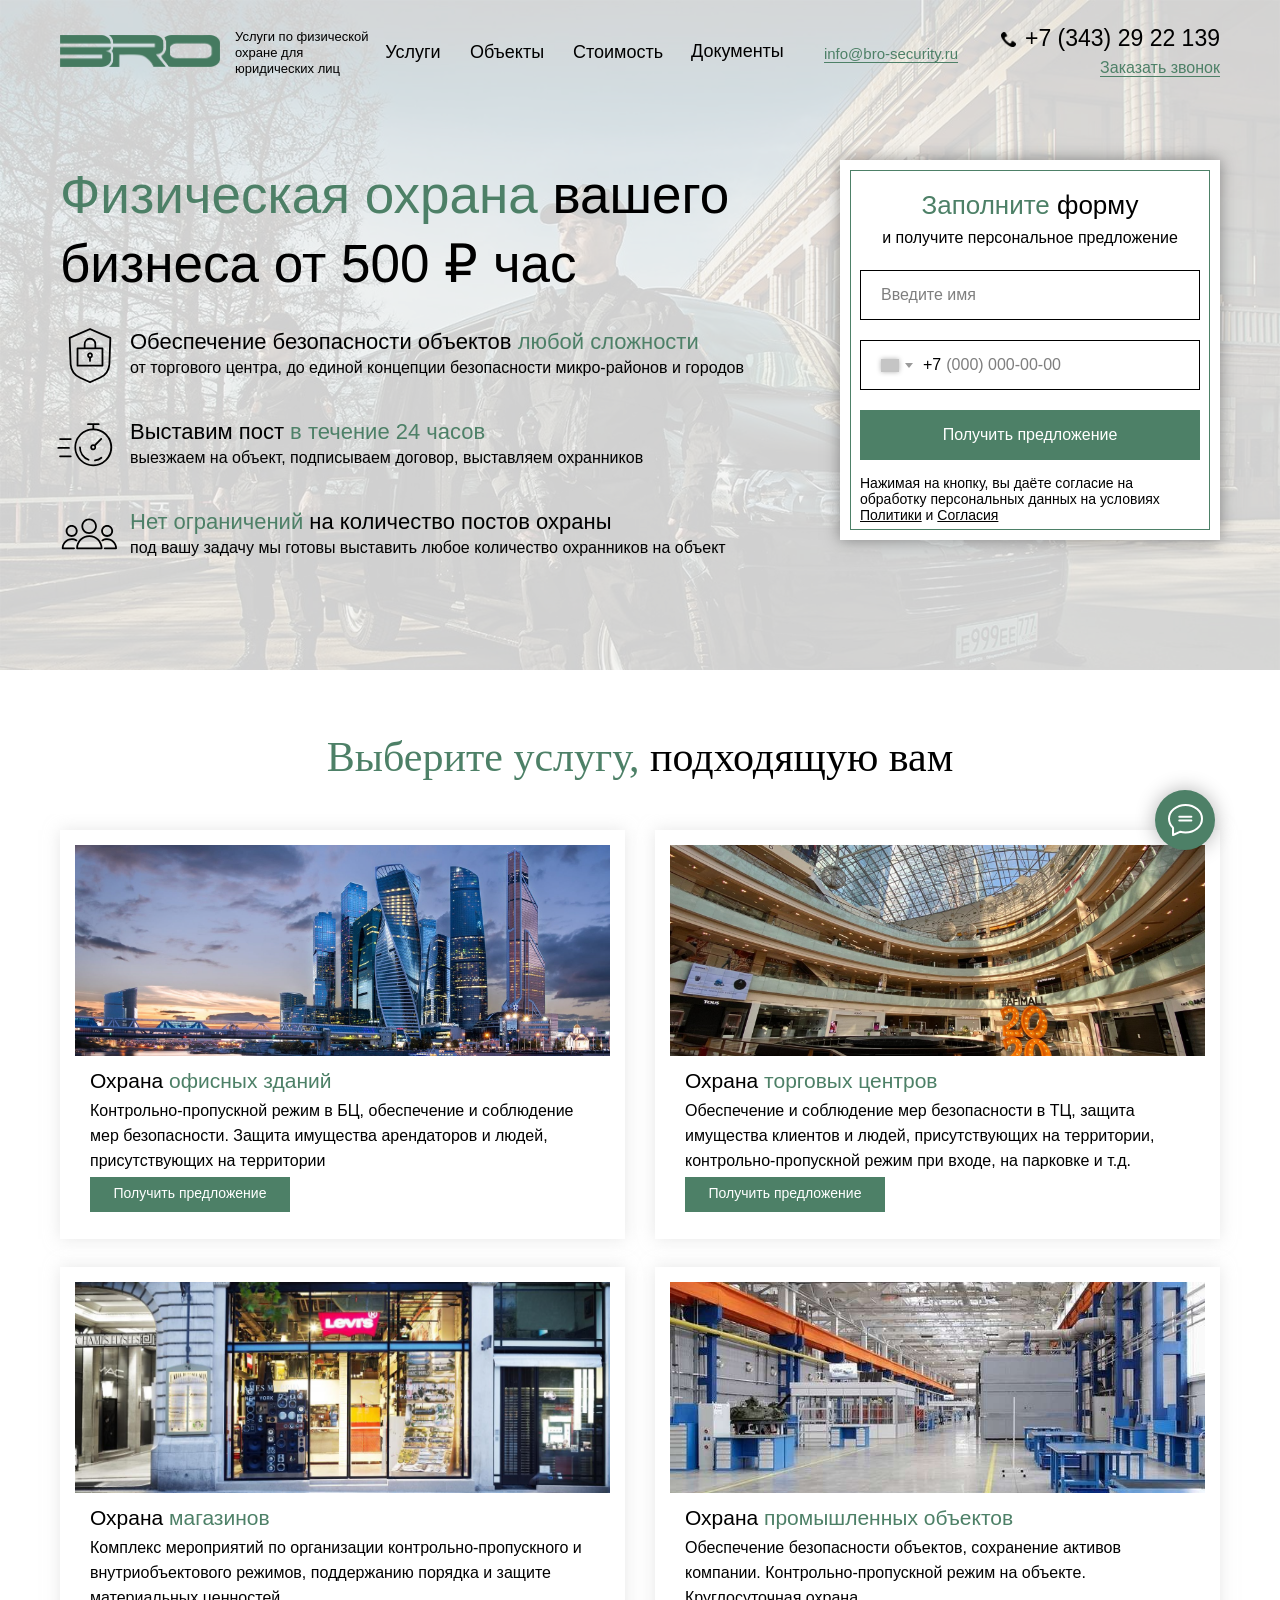
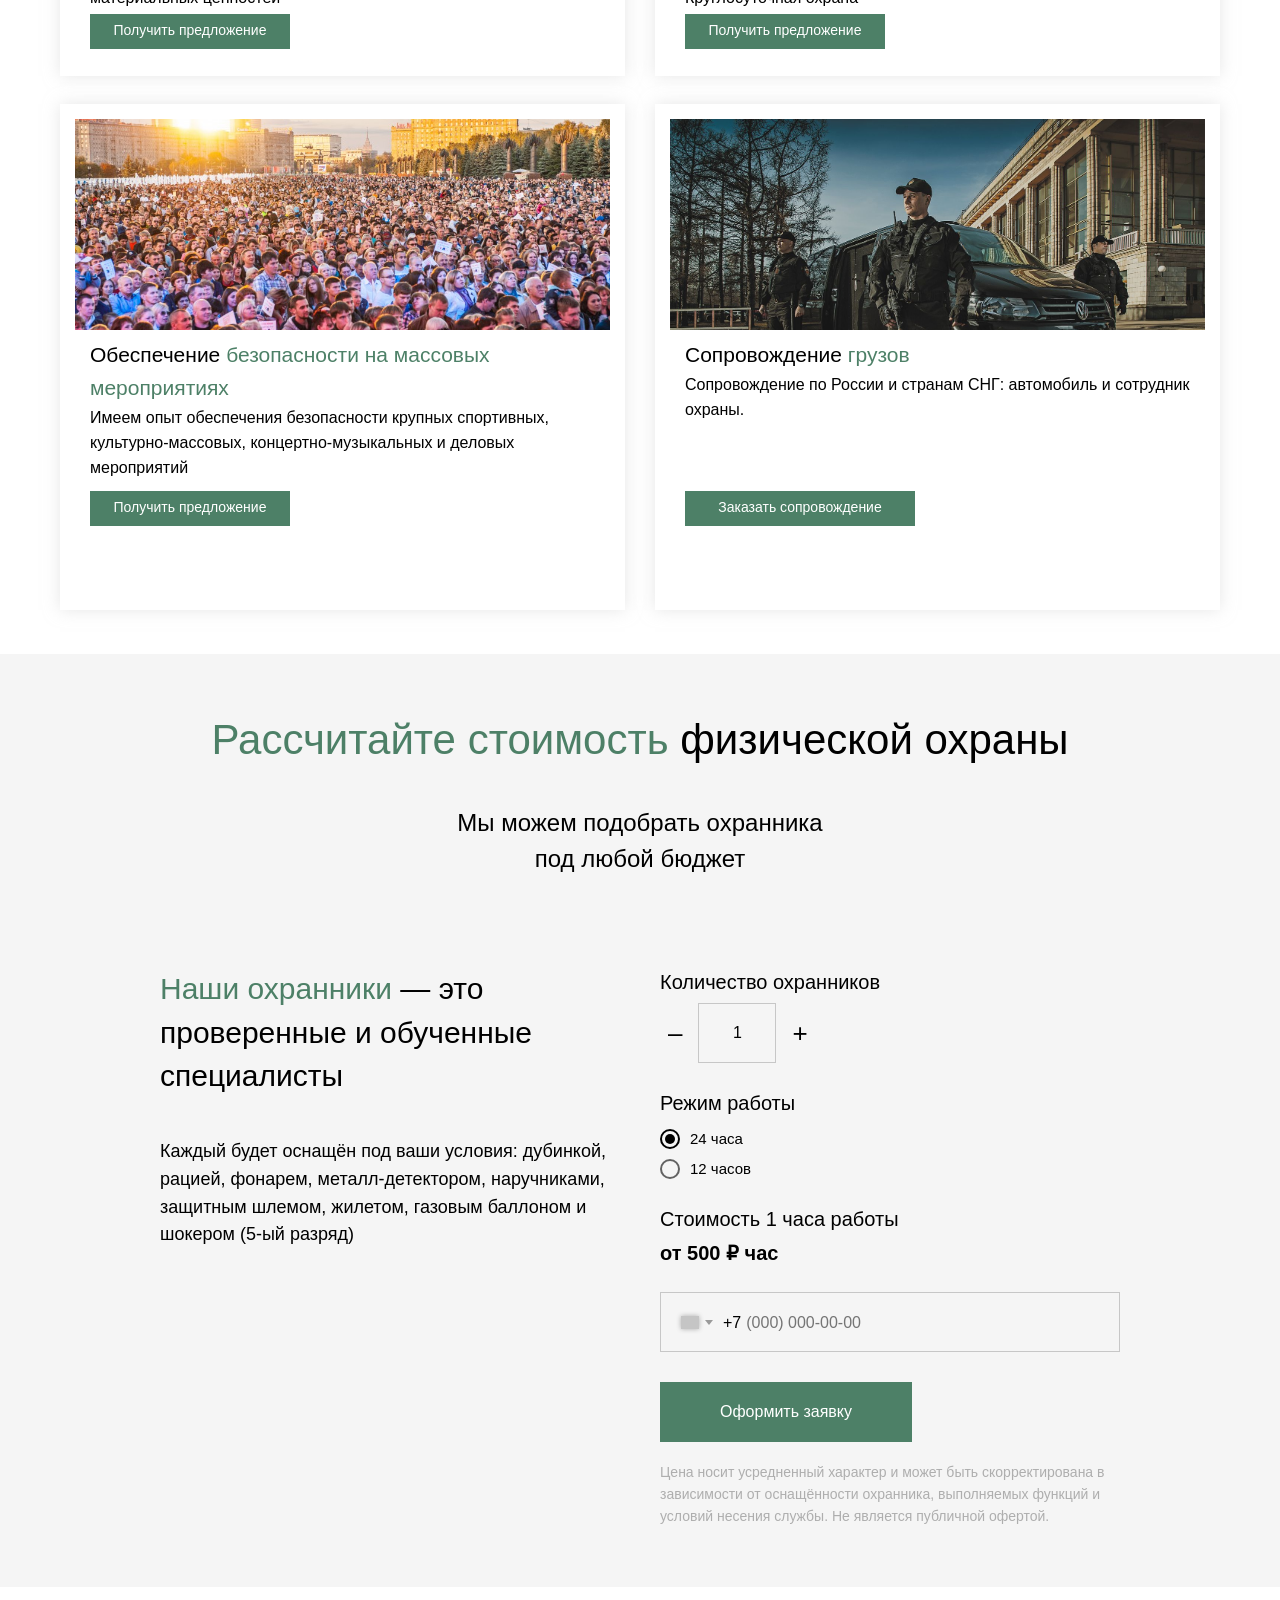
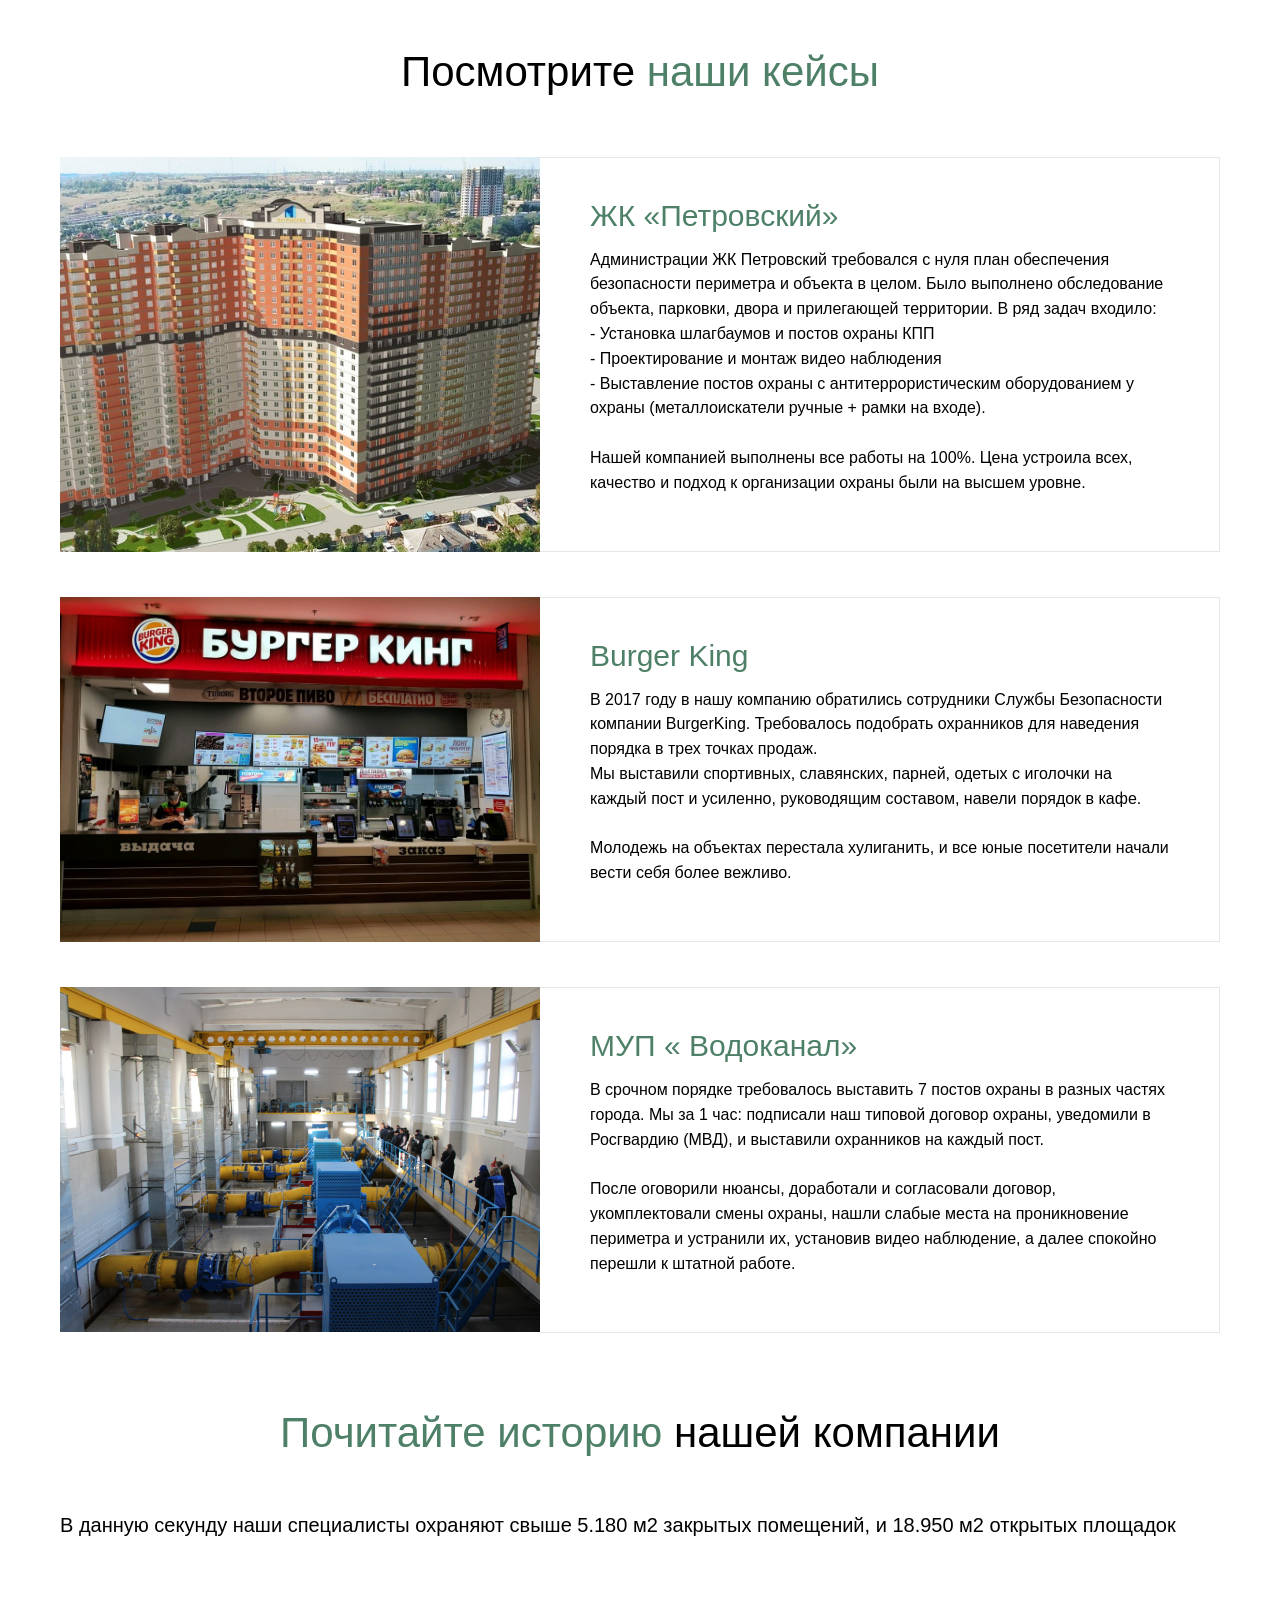
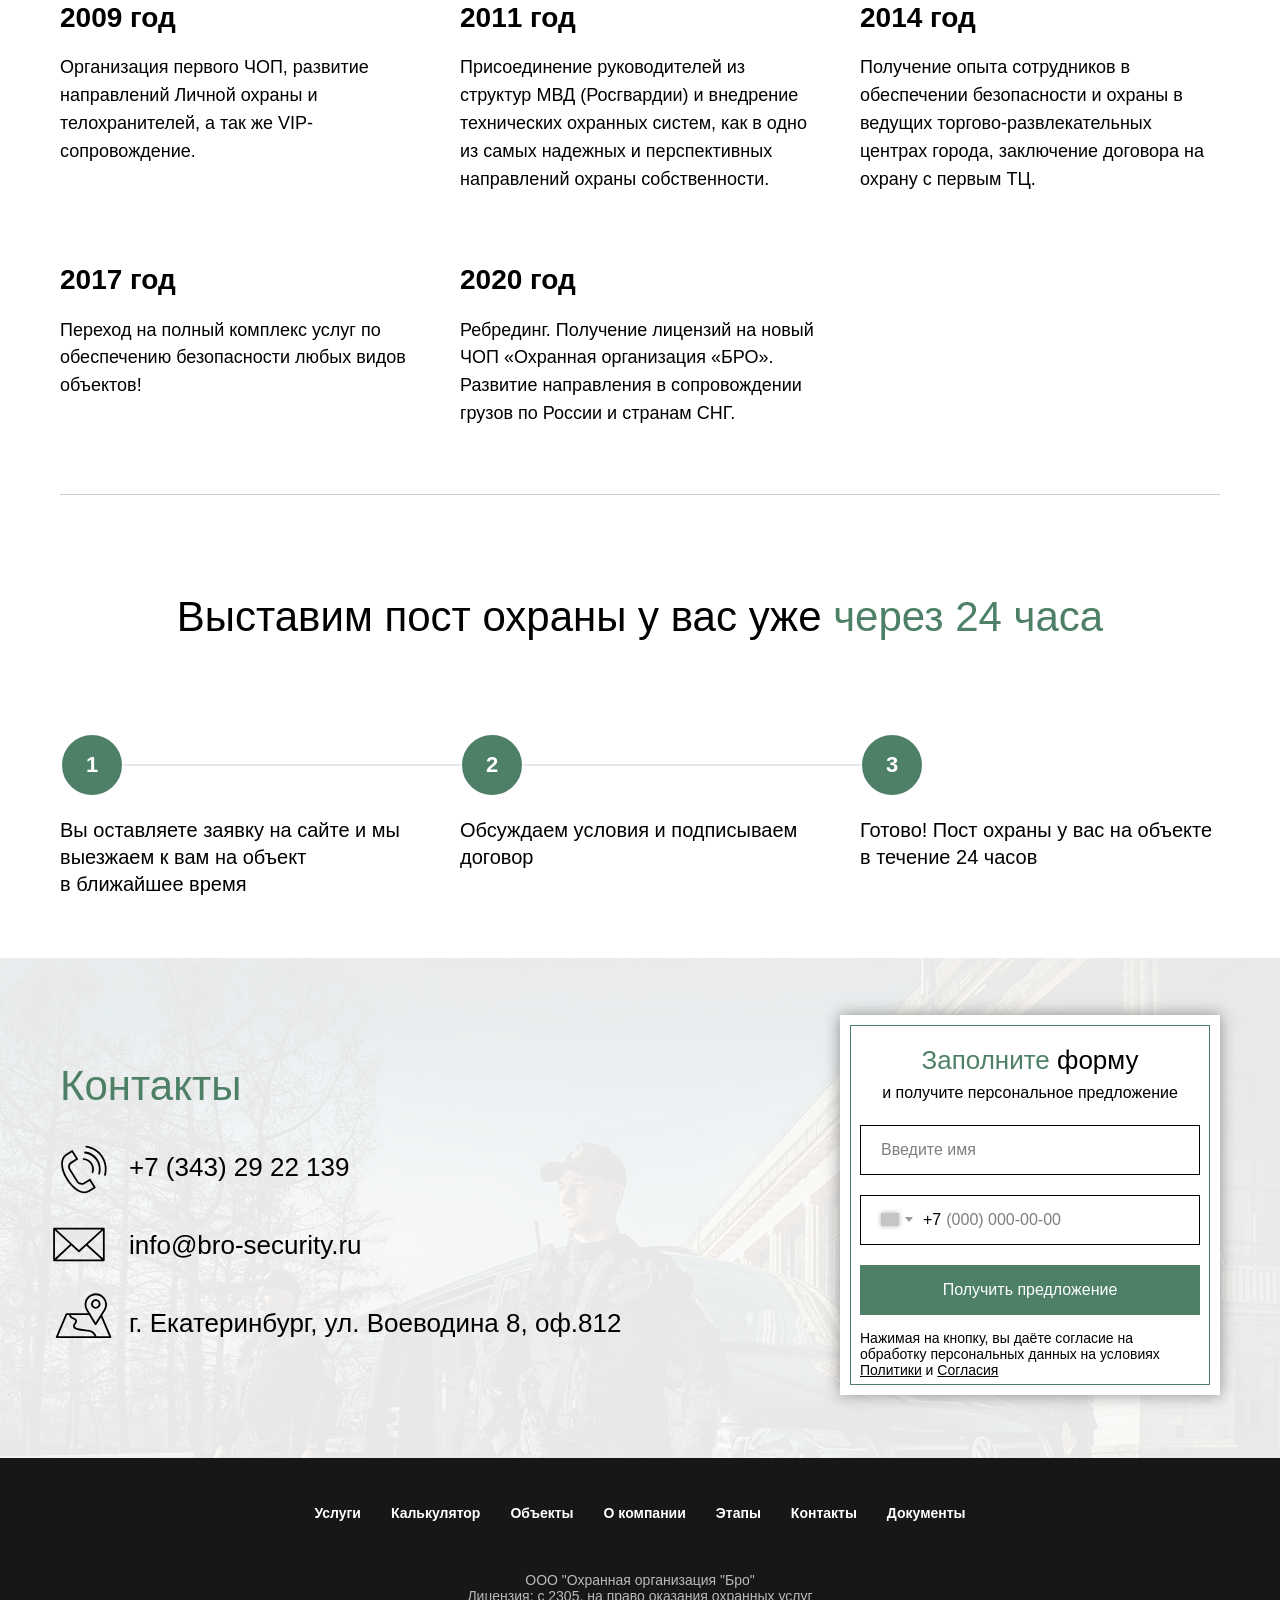
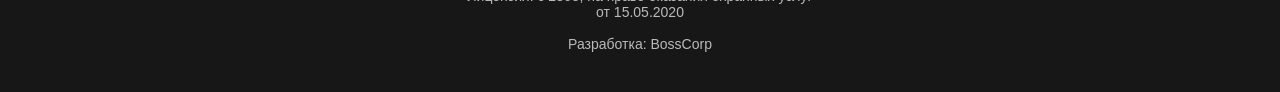
<file: index.html>
<!DOCTYPE html><html><head><meta charset="utf-8" /><meta http-equiv="Content-Type" content="text/html; charset=utf-8" /><meta name="viewport" content="width=device-width, initial-scale=1.0" /> <!--metatextblock--><title>Физическая охрана бизнеса от 500 ₽ час</title><meta name="description" content="Охранная организация «БРО» предоставляет профессиональные услуги по физической охране бизнеса" /> <meta property="og:url" content="https://bro-security.ru" /><meta property="og:title" content="Физическая охрана бизнеса от 500 ₽ час" /><meta property="og:description" content="Охранная организация «БРО» предоставляет профессиональные услуги по физической охране бизнеса" /><meta property="og:type" content="website" /><meta property="og:image" content="images/tild3362-3137-4663-b663-303465323638__slide_1.jpg" /><link rel="canonical" href="https://bro-security.ru"><!--/metatextblock--><meta name="format-detection" content="telephone=no" /><meta http-equiv="x-dns-prefetch-control" content="on"><link rel="dns-prefetch" href="https://ws.tildacdn.com"><link rel="dns-prefetch" href="https://fonts.tildacdn.com"><link rel="shortcut icon" href="images/tild6362-3034-4066-b734-313566666436__iconfinder-lock-4341.ico" type="image/x-icon" /><link rel="apple-touch-icon" href="images/tild3664-3162-4339-a231-393736623938__iconfinder-lock-4341.png"><link rel="apple-touch-icon" sizes="76x76" href="images/tild3664-3162-4339-a231-393736623938__iconfinder-lock-4341.png"><link rel="apple-touch-icon" sizes="152x152" href="images/tild3664-3162-4339-a231-393736623938__iconfinder-lock-4341.png"><link rel="apple-touch-startup-image" href="images/tild3664-3162-4339-a231-393736623938__iconfinder-lock-4341.png"><meta name="msapplication-TileColor" content="#d6d6d6"><meta name="msapplication-TileImage" content="images/tild3838-3130-4834-a637-363061636532__iconfinder-lock-4341.png"><!-- Assets --><script src="https://neo.tildacdn.com/js/tilda-fallback-1.0.min.js" async charset="utf-8"></script><link rel="stylesheet" href="css/tilda-grid-3.0.min.css" type="text/css" media="all" onerror="this.loaderr='y';"/><link rel="stylesheet" href="css/tilda-blocks-page13606999.min.css?t=1726739747" type="text/css" media="all" onerror="this.loaderr='y';" /><link rel="stylesheet" href="css/tilda-popup-1.1.min.css" type="text/css" media="print" onload="this.media='all';" onerror="this.loaderr='y';" /><noscript><link rel="stylesheet" href="css/tilda-popup-1.1.min.css" type="text/css" media="all" /></noscript><link rel="stylesheet" href="css/tilda-forms-1.0.min.css" type="text/css" media="all" onerror="this.loaderr='y';" /><link rel="stylesheet" href="css/tilda-cards-1.0.min.css" type="text/css" media="all" onerror="this.loaderr='y';" /><link rel="stylesheet" href="css/tilda-slds-1.4.min.css" type="text/css" media="print" onload="this.media='all';" onerror="this.loaderr='y';" /><noscript><link rel="stylesheet" href="css/tilda-slds-1.4.min.css" type="text/css" media="all" /></noscript><link rel="stylesheet" href="css/tilda-catalog-1.1.min.css" type="text/css" media="print" onload="this.media='all';" onerror="this.loaderr='y';" /><noscript><link rel="stylesheet" href="css/tilda-catalog-1.1.min.css" type="text/css" media="all" /></noscript><link rel="stylesheet" href="css/highlight.min.css" type="text/css" media="all" onerror="this.loaderr='y';" /><link rel="stylesheet" href="css/tilda-zoom-2.0.min.css" type="text/css" media="print" onload="this.media='all';" onerror="this.loaderr='y';" /><noscript><link rel="stylesheet" href="css/tilda-zoom-2.0.min.css" type="text/css" media="all" /></noscript><script type="text/javascript">TildaFonts = ["2485","2488","2491","2494"];</script><script type="text/javascript" src="js/tilda-fonts.min.js" charset="utf-8" onerror="this.loaderr='y';"></script><script nomodule src="js/tilda-polyfill-1.0.min.js" charset="utf-8"></script><script type="text/javascript">function t_onReady(func) {
if (document.readyState != 'loading') {
func();
} else {
document.addEventListener('DOMContentLoaded', func);
}
}
function t_onFuncLoad(funcName, okFunc, time) {
if (typeof window[funcName] === 'function') {
okFunc();
} else {
setTimeout(function() {
t_onFuncLoad(funcName, okFunc, time);
},(time || 100));
}
}function t_throttle(fn, threshhold, scope) {return function () {fn.apply(scope || this, arguments);};}</script><script src="js/jquery-1.10.2.min.js" charset="utf-8" onerror="this.loaderr='y';"></script> <script src="js/tilda-scripts-3.0.min.js" charset="utf-8" defer onerror="this.loaderr='y';"></script><script src="js/tilda-blocks-page13606999.min.js?t=1726739747" charset="utf-8" async onerror="this.loaderr='y';"></script><script src="js/lazyload-1.3.min.export.js" charset="utf-8" async onerror="this.loaderr='y';"></script><script src="js/tilda-zero-1.1.min.js" charset="utf-8" async onerror="this.loaderr='y';"></script><script src="js/tilda-menu-1.0.min.js" charset="utf-8" async onerror="this.loaderr='y';"></script><script src="js/tilda-popup-1.0.min.js" charset="utf-8" async onerror="this.loaderr='y';"></script><script src="js/tilda-forms-1.0.min.js" charset="utf-8" async onerror="this.loaderr='y';"></script><script src="js/tilda-cards-1.0.min.js" charset="utf-8" async onerror="this.loaderr='y';"></script><script src="js/hammer.min.js" charset="utf-8" async onerror="this.loaderr='y';"></script><script src="js/tilda-slds-1.4.min.js" charset="utf-8" async onerror="this.loaderr='y';"></script><script src="js/tilda-products-1.0.min.js" charset="utf-8" async onerror="this.loaderr='y';"></script><script src="js/tilda-catalog-1.1.min.js" charset="utf-8" async onerror="this.loaderr='y';"></script><script src="js/highlight.min.js" charset="utf-8" onerror="this.loaderr='y';"></script><script src="js/tilda-zero-forms-1.0.min.js" charset="utf-8" async onerror="this.loaderr='y';"></script><script src="js/tilda-zoom-2.0.min.js" charset="utf-8" async onerror="this.loaderr='y';"></script><script src="js/tilda-skiplink-1.0.min.js" charset="utf-8" async onerror="this.loaderr='y';"></script><script src="js/tilda-events-1.0.min.js" charset="utf-8" async onerror="this.loaderr='y';"></script><script type="text/javascript">window.dataLayer = window.dataLayer || [];</script><script type="text/javascript">(function () {
if((/bot|google|yandex|baidu|bing|msn|duckduckbot|teoma|slurp|crawler|spider|robot|crawling|facebook/i.test(navigator.userAgent))===false && typeof(sessionStorage)!='undefined' && sessionStorage.getItem('visited')!=='y' && document.visibilityState){
var style=document.createElement('style');
style.type='text/css';
style.innerHTML='@media screen and (min-width: 980px) {.t-records {opacity: 0;}.t-records_animated {-webkit-transition: opacity ease-in-out .2s;-moz-transition: opacity ease-in-out .2s;-o-transition: opacity ease-in-out .2s;transition: opacity ease-in-out .2s;}.t-records.t-records_visible {opacity: 1;}}';
document.getElementsByTagName('head')[0].appendChild(style);
function t_setvisRecs(){
var alr=document.querySelectorAll('.t-records');
Array.prototype.forEach.call(alr, function(el) {
el.classList.add("t-records_animated");
});
setTimeout(function () {
Array.prototype.forEach.call(alr, function(el) {
el.classList.add("t-records_visible");
});
sessionStorage.setItem("visited", "y");
}, 400);
} 
document.addEventListener('DOMContentLoaded', t_setvisRecs);
}
})();</script></head><body class="t-body" style="margin:0;"><!--allrecords--><div id="allrecords" data-tilda-export="yes" class="t-records" data-hook="blocks-collection-content-node" data-tilda-project-id="2915961" data-tilda-page-id="13606999" data-tilda-formskey="f12c37e75016c7831e504bdbd648b25a" data-tilda-lazy="yes" data-tilda-root-zone="com" ><div id="rec226023724" class="r t-rec" style=" " data-animationappear="off" data-record-type="396" ><!-- T396 --><style>#rec226023724 .t396__artboard {height: 670px; background-color: #e6e6e6; }#rec226023724 .t396__filter {height: 670px; background-image: -webkit-gradient( linear, left top, left bottom, from(rgba(255,255,255,0.8)), to(rgba(255,255,255,0.8)) );background-image: -webkit-linear-gradient(top, rgba(255,255,255,0.8), rgba(255,255,255,0.8));background-image: linear-gradient(to bottom, rgba(255,255,255,0.8), rgba(255,255,255,0.8));will-change: transform;}#rec226023724 .t396__carrier{height: 670px;background-position: center top;background-attachment: scroll;background-image: url('images/tild3563-3531-4265-b730-343166623231__-__resize__20x__slide_1.jpg');background-size: cover;background-repeat: no-repeat;}@media screen and (max-width: 1199px) {#rec226023724 .t396__artboard,#rec226023724 .t396__filter,#rec226023724 .t396__carrier {height: 590px;}#rec226023724 .t396__filter {}#rec226023724 .t396__carrier {background-attachment: scroll;}}@media screen and (max-width: 959px) {#rec226023724 .t396__artboard,#rec226023724 .t396__filter,#rec226023724 .t396__carrier {height: 740px;}#rec226023724 .t396__filter {}#rec226023724 .t396__carrier {background-attachment: scroll;}}@media screen and (max-width: 639px) {#rec226023724 .t396__artboard,#rec226023724 .t396__filter,#rec226023724 .t396__carrier {height: 800px;}#rec226023724 .t396__filter {}#rec226023724 .t396__carrier {background-attachment: scroll;}}@media screen and (max-width: 479px) {#rec226023724 .t396__artboard,#rec226023724 .t396__filter,#rec226023724 .t396__carrier {height: 840px;}#rec226023724 .t396__filter {}#rec226023724 .t396__carrier {background-attachment: scroll;}} #rec226023724 .tn-elem[data-elem-id="1599042487624"] { z-index: 3; top: 35px;left: calc(50% - 600px + 20px);width: 160px;}#rec226023724 .tn-elem[data-elem-id="1599042487624"] .tn-atom { background-position: center center;border-color: transparent ;border-style: solid ; }@media screen and (max-width: 1199px) {#rec226023724 .tn-elem[data-elem-id="1599042487624"] {top: 35px;left: calc(50% - 480px + 10px);}}@media screen and (max-width: 959px) {#rec226023724 .tn-elem[data-elem-id="1599042487624"] {top: 35px;left: calc(50% - 320px + 10px);}}@media screen and (max-width: 639px) {#rec226023724 .tn-elem[data-elem-id="1599042487624"] {top: 30px;left: calc(50% - 240px + 10px);width: 130px;}}@media screen and (max-width: 479px) {#rec226023724 .tn-elem[data-elem-id="1599042487624"] {top: 27px;left: calc(50% - 160px + 5px);width: 100px;}} #rec226023724 .tn-elem[data-elem-id="1599042923608"] { color: #000000; z-index: 4; top: 29px;left: calc(50% - 600px + 195px);width: 140px;}#rec226023724 .tn-elem[data-elem-id="1599042923608"] .tn-atom { color: #000000; font-size: 13px; font-family: 'Foros',Arial,sans-serif; line-height: 1.25; font-weight: 300; background-position: center center;border-color: transparent ;border-style: solid ; }@media screen and (max-width: 1199px) {#rec226023724 .tn-elem[data-elem-id="1599042923608"] {top: 35px;left: calc(50% - 480px + 180px);width: 190px;}}@media screen and (max-width: 959px) {#rec226023724 .tn-elem[data-elem-id="1599042923608"] {top: 115px;left: calc(50% - 320px + -330px);width: 220px;}}@media screen and (max-width: 639px) {}@media screen and (max-width: 479px) {#rec226023724 .tn-elem[data-elem-id="1599042923608"] {top: 125px;left: calc(50% - 160px + -470px);}} #rec226023724 .tn-elem[data-elem-id="1599043011247"] { color: #000000; z-index: 5; top: 160px;left: calc(50% - 600px + 20px);width: 760px;}#rec226023724 .tn-elem[data-elem-id="1599043011247"] .tn-atom { color: #000000; font-size: 53px; font-family: 'Foros',Arial,sans-serif; line-height: 1.3; font-weight: 500; background-position: center center;border-color: transparent ;border-style: solid ; }@media screen and (max-width: 1199px) {#rec226023724 .tn-elem[data-elem-id="1599043011247"] {top: 115px;left: calc(50% - 480px + 10px);width: 580px;}#rec226023724 .tn-elem[data-elem-id="1599043011247"] .tn-atom { font-size: 42px; }}@media screen and (max-width: 959px) {#rec226023724 .tn-elem[data-elem-id="1599043011247"] {top: 115px;left: calc(50% - 320px + 10px);}}@media screen and (max-width: 639px) {#rec226023724 .tn-elem[data-elem-id="1599043011247"] {width: 440px;}#rec226023724 .tn-elem[data-elem-id="1599043011247"] .tn-atom { font-size: 32px; }}@media screen and (max-width: 479px) {#rec226023724 .tn-elem[data-elem-id="1599043011247"] {top: 95px;left: calc(50% - 160px + 5px);width: 280px;}#rec226023724 .tn-elem[data-elem-id="1599043011247"] .tn-atom { font-size: 20px; }} #rec226023724 .tn-elem[data-elem-id="1599043241103"] { color: #000000; text-align: right; z-index: 6; top: 20px;left: calc(50% - 600px + 950px);width: 230px;}#rec226023724 .tn-elem[data-elem-id="1599043241103"] .tn-atom { color: #000000; font-size: 23px; font-family: 'Foros',Arial,sans-serif; line-height: 1.55; font-weight: 500; background-position: center center;border-color: transparent ;border-style: solid ; }@media screen and (max-width: 1199px) {#rec226023724 .tn-elem[data-elem-id="1599043241103"] {top: 20px;left: calc(50% - 480px + 720px);}}@media screen and (max-width: 959px) {#rec226023724 .tn-elem[data-elem-id="1599043241103"] {top: 25px;left: calc(50% - 320px + 400px);}}@media screen and (max-width: 639px) {#rec226023724 .tn-elem[data-elem-id="1599043241103"] {top: 15px;left: calc(50% - 240px + 240px);}}@media screen and (max-width: 479px) {#rec226023724 .tn-elem[data-elem-id="1599043241103"] {top: 23px;left: calc(50% - 160px + 145px);width: 170px;}#rec226023724 .tn-elem[data-elem-id="1599043241103"] .tn-atom { font-size: 18px; }} #rec226023724 .tn-elem[data-elem-id="1599043601414"] { color: #000000; text-align: right; z-index: 7; top: 55px;left: calc(50% - 600px + 1040px);width: 140px;}#rec226023724 .tn-elem[data-elem-id="1599043601414"] .tn-atom { color: #000000; font-size: 16px; font-family: 'Foros',Arial,sans-serif; line-height: 1.55; font-weight: 300; background-position: center center;border-color: transparent ;border-style: solid ; }@media screen and (max-width: 1199px) {#rec226023724 .tn-elem[data-elem-id="1599043601414"] {top: 50px;left: calc(50% - 480px + 810px);}}@media screen and (max-width: 959px) {#rec226023724 .tn-elem[data-elem-id="1599043601414"] {top: 60px;left: calc(50% - 320px + 490px);}}@media screen and (max-width: 639px) {#rec226023724 .tn-elem[data-elem-id="1599043601414"] {top: 45px;left: calc(50% - 240px + 330px);}}@media screen and (max-width: 479px) {#rec226023724 .tn-elem[data-elem-id="1599043601414"] {top: 180px;left: calc(50% - 160px + -600px);}} #rec226023724 .tn-elem[data-elem-id="1599044233701"] { color: #000000; text-align: center; z-index: 8; top: 38px;left: calc(50% - 600px + 318px);width: 110px;}#rec226023724 .tn-elem[data-elem-id="1599044233701"] .tn-atom { color: #000000; font-size: 20px; font-family: 'Foros',Arial,sans-serif; line-height: 1.55; font-weight: 400; background-position: center center;border-color: transparent ;border-style: solid ; }@media screen and (max-width: 1199px) {#rec226023724 .tn-elem[data-elem-id="1599044233701"] {top: -150px;left: calc(50% - 480px + 310px);}}@media screen and (max-width: 959px) {}@media screen and (max-width: 639px) {}@media screen and (max-width: 479px) {} #rec226023724 .tn-elem[data-elem-id="1599044256987"] { color: #000000; text-align: center; z-index: 9; top: 38px;left: calc(50% - 600px + 412px);width: 110px;}#rec226023724 .tn-elem[data-elem-id="1599044256987"] .tn-atom { color: #000000; font-size: 20px; font-family: 'Foros',Arial,sans-serif; line-height: 1.55; font-weight: 400; background-position: center center;border-color: transparent ;border-style: solid ; }@media screen and (max-width: 1199px) {#rec226023724 .tn-elem[data-elem-id="1599044256987"] {top: -150px;left: calc(50% - 480px + 420px);}}@media screen and (max-width: 959px) {}@media screen and (max-width: 639px) {}@media screen and (max-width: 479px) {} #rec226023724 .tn-elem[data-elem-id="1599044273295"] { color: #000000; text-align: center; z-index: 10; top: 38px;left: calc(50% - 600px + 523px);width: 110px;}#rec226023724 .tn-elem[data-elem-id="1599044273295"] .tn-atom { color: #000000; font-size: 20px; font-family: 'Foros',Arial,sans-serif; line-height: 1.55; font-weight: 400; background-position: center center;border-color: transparent ;border-style: solid ; }@media screen and (max-width: 1199px) {#rec226023724 .tn-elem[data-elem-id="1599044273295"] {top: -150px;left: calc(50% - 480px + 550px);}}@media screen and (max-width: 959px) {}@media screen and (max-width: 639px) {}@media screen and (max-width: 479px) {} #rec226023724 .tn-elem[data-elem-id="1599044586973"] { z-index: 11; top: 160px;left: calc(50% - 600px + 800px);width: 380px;height:380px;}#rec226023724 .tn-elem[data-elem-id="1599044586973"] .tn-atom { background-color: #ffffff; background-position: center center;border-color: transparent ;border-style: solid ;box-shadow: 0px 0px 15px 0px rgba(77,77,77,0.6);}@media screen and (max-width: 1199px) {#rec226023724 .tn-elem[data-elem-id="1599044586973"] {top: 125px;left: calc(50% - 480px + 630px);width: 320px;height: 380px;}}@media screen and (max-width: 959px) {#rec226023724 .tn-elem[data-elem-id="1599044586973"] {top: 470px;left: calc(50% - 320px + 10px);width: 620px;height: 220px;}}@media screen and (max-width: 639px) {#rec226023724 .tn-elem[data-elem-id="1599044586973"] {top: 380px;left: calc(50% - 240px + 10px);width: 460px;height: 370px;}}@media screen and (max-width: 479px) {#rec226023724 .tn-elem[data-elem-id="1599044586973"] {top: 405px;left: calc(50% - 160px + 5px);width: 310px;height: 390px;}} #rec226023724 .tn-elem[data-elem-id="1599044803181"] { z-index: 12; top: 170px;left: calc(50% - 600px + 810px);width: 360px;height:360px;}#rec226023724 .tn-elem[data-elem-id="1599044803181"] .tn-atom { border-width: 1px; background-position: center center;border-color: #4d8067 ;border-style: solid ; }@media screen and (max-width: 1199px) {#rec226023724 .tn-elem[data-elem-id="1599044803181"] {top: 135px;left: calc(50% - 480px + 640px);width: 300px;height: 360px;}}@media screen and (max-width: 959px) {#rec226023724 .tn-elem[data-elem-id="1599044803181"] {top: 480px;left: calc(50% - 320px + 20px);width: 600px;height: 200px;}}@media screen and (max-width: 639px) {#rec226023724 .tn-elem[data-elem-id="1599044803181"] {top: 390px;left: calc(50% - 240px + 20px);width: 440px;height: 350px;}}@media screen and (max-width: 479px) {#rec226023724 .tn-elem[data-elem-id="1599044803181"] {top: 415px;left: calc(50% - 160px + 15px);width: 290px;height: 370px;}} #rec226023724 .tn-elem[data-elem-id="1599044510063"] { z-index: 13; top: 270px;left: calc(50% - 600px + 820px);width: 340px;}#rec226023724 .tn-elem[data-elem-id="1599044510063"] .tn-atom { background-position: center center;border-color: transparent ;border-style: solid ; }@media screen and (max-width: 1199px) {#rec226023724 .tn-elem[data-elem-id="1599044510063"] {top: 227px;left: calc(50% - 480px + 650px);width: 280px;}}@media screen and (max-width: 959px) {#rec226023724 .tn-elem[data-elem-id="1599044510063"] {top: 571px;left: calc(50% - 320px + 35px);width: 570px;}}@media screen and (max-width: 639px) {#rec226023724 .tn-elem[data-elem-id="1599044510063"] {top: 475px;left: calc(50% - 240px + 30px);width: 420px;}}@media screen and (max-width: 479px) {#rec226023724 .tn-elem[data-elem-id="1599044510063"] {top: 510px;left: calc(50% - 160px + 25px);width: 270px;}} #rec226023724 .tn-elem[data-elem-id="1599044917005"] { color: #000000; text-align: center; z-index: 14; top: 185px;left: calc(50% - 600px + 820px);width: 340px;}#rec226023724 .tn-elem[data-elem-id="1599044917005"] .tn-atom { color: #000000; font-size: 26px; font-family: 'Foros',Arial,sans-serif; line-height: 1.55; font-weight: 400; background-position: center center;border-color: transparent ;border-style: solid ; }@media screen and (max-width: 1199px) {#rec226023724 .tn-elem[data-elem-id="1599044917005"] {top: 150px;left: calc(50% - 480px + 630px);width: 320px;}}@media screen and (max-width: 959px) {#rec226023724 .tn-elem[data-elem-id="1599044917005"] {top: 495px;left: calc(50% - 320px + 150px);width: 340px;}}@media screen and (max-width: 639px) {#rec226023724 .tn-elem[data-elem-id="1599044917005"] {top: 400px;left: calc(50% - 240px + 70px);}}@media screen and (max-width: 479px) {#rec226023724 .tn-elem[data-elem-id="1599044917005"] {top: 440px;left: calc(50% - 160px + 10px);width: 300px;}#rec226023724 .tn-elem[data-elem-id="1599044917005"] .tn-atom { font-size: 22px; }} #rec226023724 .tn-elem[data-elem-id="1599044956860"] { color: #000000; text-align: center; z-index: 15; top: 225px;left: calc(50% - 600px + 820px);width: 340px;}#rec226023724 .tn-elem[data-elem-id="1599044956860"] .tn-atom { color: #000000; font-size: 16px; font-family: 'Foros',Arial,sans-serif; line-height: 1.55; font-weight: 300; background-position: center center;border-color: transparent ;border-style: solid ; }@media screen and (max-width: 1199px) {#rec226023724 .tn-elem[data-elem-id="1599044956860"] {top: 190px;left: calc(50% - 480px + 630px);width: 320px;}#rec226023724 .tn-elem[data-elem-id="1599044956860"] .tn-atom { font-size: 13px; }}@media screen and (max-width: 959px) {#rec226023724 .tn-elem[data-elem-id="1599044956860"] {top: 535px;left: calc(50% - 320px + 160px);}}@media screen and (max-width: 639px) {#rec226023724 .tn-elem[data-elem-id="1599044956860"] {top: 440px;left: calc(50% - 240px + 80px);}#rec226023724 .tn-elem[data-elem-id="1599044956860"] .tn-atom { font-size: 15px; }}@media screen and (max-width: 479px) {#rec226023724 .tn-elem[data-elem-id="1599044956860"] {top: 475px;left: calc(50% - 160px + 0px);}#rec226023724 .tn-elem[data-elem-id="1599044956860"] .tn-atom { font-size: 12px; }} #rec226023724 .tn-elem[data-elem-id="1599045900586"] { z-index: 16; top: 505px;left: calc(50% - 600px + 20px);width: 60px;}#rec226023724 .tn-elem[data-elem-id="1599045900586"] .tn-atom { background-position: center center;border-color: transparent ;border-style: solid ; }@media screen and (max-width: 1199px) {#rec226023724 .tn-elem[data-elem-id="1599045900586"] {top: 424px;left: calc(50% - 480px + 10px);}}@media screen and (max-width: 959px) {#rec226023724 .tn-elem[data-elem-id="1599045900586"] {top: 394px;left: calc(50% - 320px + 10px);}}@media screen and (max-width: 639px) {#rec226023724 .tn-elem[data-elem-id="1599045900586"] {top: 313px;left: calc(50% - 240px + 5px);width: 35px;}}@media screen and (max-width: 479px) {#rec226023724 .tn-elem[data-elem-id="1599045900586"] {top: 315px;left: calc(50% - 160px + 5px);width: 35px;}} #rec226023724 .tn-elem[data-elem-id="1599045919009"] { z-index: 17; top: 325px;left: calc(50% - 600px + 20px);width: 60px;}#rec226023724 .tn-elem[data-elem-id="1599045919009"] .tn-atom { background-position: center center;border-color: transparent ;border-style: solid ; }@media screen and (max-width: 1199px) {#rec226023724 .tn-elem[data-elem-id="1599045919009"] {top: 244px;left: calc(50% - 480px + 10px);}}@media screen and (max-width: 959px) {#rec226023724 .tn-elem[data-elem-id="1599045919009"] {top: 244px;left: calc(50% - 320px + 10px);}}@media screen and (max-width: 639px) {#rec226023724 .tn-elem[data-elem-id="1599045919009"] {top: 213px;left: calc(50% - 240px + 5px);width: 35px;}}@media screen and (max-width: 479px) {#rec226023724 .tn-elem[data-elem-id="1599045919009"] {top: 170px;left: calc(50% - 160px + 5px);width: 35px;}} #rec226023724 .tn-elem[data-elem-id="1599045920773"] { z-index: 18; top: 415px;left: calc(50% - 600px + 15px);width: 60px;}#rec226023724 .tn-elem[data-elem-id="1599045920773"] .tn-atom { background-position: center center;border-color: transparent ;border-style: solid ; }@media screen and (max-width: 1199px) {#rec226023724 .tn-elem[data-elem-id="1599045920773"] {top: 334px;left: calc(50% - 480px + 5px);}}@media screen and (max-width: 959px) {#rec226023724 .tn-elem[data-elem-id="1599045920773"] {top: 319px;left: calc(50% - 320px + 5px);}}@media screen and (max-width: 639px) {#rec226023724 .tn-elem[data-elem-id="1599045920773"] {top: 263px;left: calc(50% - 240px + 1px);width: 35px;}}@media screen and (max-width: 479px) {#rec226023724 .tn-elem[data-elem-id="1599045920773"] {top: 250px;left: calc(50% - 160px + 2px);width: 35px;}} #rec226023724 .tn-elem[data-elem-id="1599046004490"] { color: #000000; z-index: 19; top: 325px;left: calc(50% - 600px + 90px);width: 590px;}#rec226023724 .tn-elem[data-elem-id="1599046004490"] .tn-atom { color: #000000; font-size: 22px; font-family: 'Foros',Arial,sans-serif; line-height: 1.55; font-weight: 400; background-position: center center;border-color: transparent ;border-style: solid ; }@media screen and (max-width: 1199px) {#rec226023724 .tn-elem[data-elem-id="1599046004490"] {top: 244px;left: calc(50% - 480px + 80px);}#rec226023724 .tn-elem[data-elem-id="1599046004490"] .tn-atom { font-size: 19px; }}@media screen and (max-width: 959px) {#rec226023724 .tn-elem[data-elem-id="1599046004490"] {top: 244px;left: calc(50% - 320px + 80px);}}@media screen and (max-width: 639px) {#rec226023724 .tn-elem[data-elem-id="1599046004490"] {top: 213px;left: calc(50% - 240px + 45px);}#rec226023724 .tn-elem[data-elem-id="1599046004490"] .tn-atom { font-size: 15px; }}@media screen and (max-width: 479px) {#rec226023724 .tn-elem[data-elem-id="1599046004490"] {top: 170px;left: calc(50% - 160px + 50px);width: 260px;}#rec226023724 .tn-elem[data-elem-id="1599046004490"] .tn-atom { font-size: 14px; line-height: 1.25; }} #rec226023724 .tn-elem[data-elem-id="1599046047493"] { color: #000000; z-index: 20; top: 355px;left: calc(50% - 600px + 90px);width: 660px;}#rec226023724 .tn-elem[data-elem-id="1599046047493"] .tn-atom { color: #000000; font-size: 16px; font-family: 'Foros',Arial,sans-serif; line-height: 1.55; font-weight: 100; background-position: center center;border-color: transparent ;border-style: solid ; }@media screen and (max-width: 1199px) {#rec226023724 .tn-elem[data-elem-id="1599046047493"] {top: 274px;left: calc(50% - 480px + 80px);width: 560px;}#rec226023724 .tn-elem[data-elem-id="1599046047493"] .tn-atom { font-size: 13px; }}@media screen and (max-width: 959px) {#rec226023724 .tn-elem[data-elem-id="1599046047493"] {top: 274px;left: calc(50% - 320px + 80px);}}@media screen and (max-width: 639px) {#rec226023724 .tn-elem[data-elem-id="1599046047493"] {top: 233px;left: calc(50% - 240px + 45px);}#rec226023724 .tn-elem[data-elem-id="1599046047493"] .tn-atom { font-size: 11px; }}@media screen and (max-width: 479px) {#rec226023724 .tn-elem[data-elem-id="1599046047493"] {top: 205px;left: calc(50% - 160px + 50px);width: 290px;}#rec226023724 .tn-elem[data-elem-id="1599046047493"] .tn-atom { line-height: 1.25; }} #rec226023724 .tn-elem[data-elem-id="1599046126547"] { color: #000000; z-index: 21; top: 415px;left: calc(50% - 600px + 90px);width: 590px;}#rec226023724 .tn-elem[data-elem-id="1599046126547"] .tn-atom { color: #000000; font-size: 22px; font-family: 'Foros',Arial,sans-serif; line-height: 1.55; font-weight: 400; background-position: center center;border-color: transparent ;border-style: solid ; }@media screen and (max-width: 1199px) {#rec226023724 .tn-elem[data-elem-id="1599046126547"] {top: 334px;left: calc(50% - 480px + 80px);}#rec226023724 .tn-elem[data-elem-id="1599046126547"] .tn-atom { font-size: 19px; }}@media screen and (max-width: 959px) {#rec226023724 .tn-elem[data-elem-id="1599046126547"] {top: 319px;left: calc(50% - 320px + 80px);}}@media screen and (max-width: 639px) {#rec226023724 .tn-elem[data-elem-id="1599046126547"] {top: 263px;left: calc(50% - 240px + 45px);}#rec226023724 .tn-elem[data-elem-id="1599046126547"] .tn-atom { font-size: 15px; }}@media screen and (max-width: 479px) {#rec226023724 .tn-elem[data-elem-id="1599046126547"] {top: 250px;left: calc(50% - 160px + 50px);}#rec226023724 .tn-elem[data-elem-id="1599046126547"] .tn-atom { font-size: 14px; line-height: 1.25; }} #rec226023724 .tn-elem[data-elem-id="1599046126577"] { color: #000000; z-index: 22; top: 445px;left: calc(50% - 600px + 90px);width: 560px;}#rec226023724 .tn-elem[data-elem-id="1599046126577"] .tn-atom { color: #000000; font-size: 16px; font-family: 'Foros',Arial,sans-serif; line-height: 1.55; font-weight: 100; background-position: center center;border-color: transparent ;border-style: solid ; }@media screen and (max-width: 1199px) {#rec226023724 .tn-elem[data-elem-id="1599046126577"] {top: 364px;left: calc(50% - 480px + 80px);}#rec226023724 .tn-elem[data-elem-id="1599046126577"] .tn-atom { font-size: 13px; }}@media screen and (max-width: 959px) {#rec226023724 .tn-elem[data-elem-id="1599046126577"] {top: 349px;left: calc(50% - 320px + 80px);}}@media screen and (max-width: 639px) {#rec226023724 .tn-elem[data-elem-id="1599046126577"] {top: 283px;left: calc(50% - 240px + 45px);}#rec226023724 .tn-elem[data-elem-id="1599046126577"] .tn-atom { font-size: 11px; }}@media screen and (max-width: 479px) {#rec226023724 .tn-elem[data-elem-id="1599046126577"] {top: 270px;left: calc(50% - 160px + 50px);width: 260px;}#rec226023724 .tn-elem[data-elem-id="1599046126577"] .tn-atom { line-height: 1.25; }} #rec226023724 .tn-elem[data-elem-id="1599046161750"] { color: #000000; z-index: 23; top: 505px;left: calc(50% - 600px + 90px);width: 590px;}#rec226023724 .tn-elem[data-elem-id="1599046161750"] .tn-atom { color: #000000; font-size: 22px; font-family: 'Foros',Arial,sans-serif; line-height: 1.55; font-weight: 400; background-position: center center;border-color: transparent ;border-style: solid ; }@media screen and (max-width: 1199px) {#rec226023724 .tn-elem[data-elem-id="1599046161750"] {top: 424px;left: calc(50% - 480px + 80px);}#rec226023724 .tn-elem[data-elem-id="1599046161750"] .tn-atom { font-size: 19px; }}@media screen and (max-width: 959px) {#rec226023724 .tn-elem[data-elem-id="1599046161750"] {top: 394px;left: calc(50% - 320px + 80px);}}@media screen and (max-width: 639px) {#rec226023724 .tn-elem[data-elem-id="1599046161750"] {top: 313px;left: calc(50% - 240px + 45px);}#rec226023724 .tn-elem[data-elem-id="1599046161750"] .tn-atom { font-size: 15px; }}@media screen and (max-width: 479px) {#rec226023724 .tn-elem[data-elem-id="1599046161750"] {top: 315px;left: calc(50% - 160px + 50px);width: 250px;}#rec226023724 .tn-elem[data-elem-id="1599046161750"] .tn-atom { font-size: 14px; line-height: 1.25; }} #rec226023724 .tn-elem[data-elem-id="1599046161769"] { color: #000000; z-index: 24; top: 535px;left: calc(50% - 600px + 90px);width: 610px;}#rec226023724 .tn-elem[data-elem-id="1599046161769"] .tn-atom { color: #000000; font-size: 16px; font-family: 'Foros',Arial,sans-serif; line-height: 1.55; font-weight: 100; background-position: center center;border-color: transparent ;border-style: solid ; }@media screen and (max-width: 1199px) {#rec226023724 .tn-elem[data-elem-id="1599046161769"] {top: 454px;left: calc(50% - 480px + 80px);}#rec226023724 .tn-elem[data-elem-id="1599046161769"] .tn-atom { font-size: 13px; }}@media screen and (max-width: 959px) {#rec226023724 .tn-elem[data-elem-id="1599046161769"] {top: 424px;left: calc(50% - 320px + 80px);width: 540px;}}@media screen and (max-width: 639px) {#rec226023724 .tn-elem[data-elem-id="1599046161769"] {top: 333px;left: calc(50% - 240px + 45px);}#rec226023724 .tn-elem[data-elem-id="1599046161769"] .tn-atom { font-size: 11px; }}@media screen and (max-width: 479px) {#rec226023724 .tn-elem[data-elem-id="1599046161769"] {top: 352px;left: calc(50% - 160px + 50px);width: 260px;}#rec226023724 .tn-elem[data-elem-id="1599046161769"] .tn-atom { line-height: 1.25; }} #rec226023724 .tn-elem[data-elem-id="1599216794284"] { z-index: 26; top: 32px;left: calc(50% - 600px + 961px);width: 15px;}#rec226023724 .tn-elem[data-elem-id="1599216794284"] .tn-atom { background-position: center center;border-color: transparent ;border-style: solid ; }@media screen and (max-width: 1199px) {#rec226023724 .tn-elem[data-elem-id="1599216794284"] {top: 31px;left: calc(50% - 480px + 731px);}}@media screen and (max-width: 959px) {#rec226023724 .tn-elem[data-elem-id="1599216794284"] {top: 37px;left: calc(50% - 320px + 412px);}}@media screen and (max-width: 639px) {#rec226023724 .tn-elem[data-elem-id="1599216794284"] {top: 26px;left: calc(50% - 240px + 252px);}}@media screen and (max-width: 479px) {#rec226023724 .tn-elem[data-elem-id="1599216794284"] {top: 190px;left: calc(50% - 160px + -370px);}} #rec226023724 .tn-elem[data-elem-id="1599217393654"] { color: #000000; text-align: center; z-index: 27; top: 42px;left: calc(50% - 600px + 771px);width: 160px;}#rec226023724 .tn-elem[data-elem-id="1599217393654"] .tn-atom { color: #000000; font-size: 15px; font-family: 'Foros',Arial,sans-serif; line-height: 1.55; font-weight: 300; background-position: center center;border-color: transparent ;border-style: solid ; }@media screen and (max-width: 1199px) {#rec226023724 .tn-elem[data-elem-id="1599217393654"] {top: 35px;left: calc(50% - 480px + 520px);width: 190px;}}@media screen and (max-width: 959px) {#rec226023724 .tn-elem[data-elem-id="1599217393654"] {top: 185px;left: calc(50% - 320px + -360px);}}@media screen and (max-width: 639px) {#rec226023724 .tn-elem[data-elem-id="1599217393654"] {top: 175px;left: calc(50% - 240px + -450px);}}@media screen and (max-width: 479px) {#rec226023724 .tn-elem[data-elem-id="1599217393654"] {top: 190pxpx;left: calc(50% - 160px + -590pxpx);}}</style><div class='t396'><div class="t396__artboard" data-artboard-recid="226023724" data-artboard-screens="320,480,640,960,1200" data-artboard-height="670" data-artboard-valign="center" data-artboard-height-res-320="840" data-artboard-height-res-480="800" data-artboard-height-res-640="740" data-artboard-height-res-960="590" 
><div class="t396__carrier t-bgimg" data-artboard-recid="226023724" data-original="images/tild3563-3531-4265-b730-343166623231__slide_1.jpg"></div><div class="t396__filter" data-artboard-recid="226023724"></div><div class="bro-docs bro-hdocs"><span class="bro-docs__t" tabindex="0">Документы</span><div class="bro-docs__list"><a href="privacy.html">Политика обработки ПД</a><a href="consent.html">Согласие на обработку ПД</a></div></div><div class='t396__elem tn-elem tn-elem__2260237241599042487624' data-elem-id='1599042487624' data-elem-type='image' data-field-top-value="35" data-field-left-value="20" data-field-width-value="160" data-field-axisy-value="top" data-field-axisx-value="left" data-field-container-value="grid" data-field-topunits-value="" data-field-leftunits-value="" data-field-heightunits-value="" data-field-widthunits-value="" data-field-filewidth-value="1300" data-field-fileheight-value="264" data-field-top-res-320-value="27" data-field-left-res-320-value="5" data-field-width-res-320-value="100" data-field-top-res-480-value="30" data-field-left-res-480-value="10" data-field-width-res-480-value="130" data-field-top-res-640-value="35" data-field-left-res-640-value="10" data-field-top-res-960-value="35" data-field-left-res-960-value="10" 
><div class='tn-atom' ><img class='tn-atom__img t-img' data-original='images/tild6162-6362-4834-a163-646165323661__bro-2_1.png' alt='' imgfield='tn_img_1599042487624' /></div></div><div class='t396__elem tn-elem tn-elem__2260237241599042923608' data-elem-id='1599042923608' data-elem-type='text' data-field-top-value="29" data-field-left-value="195" data-field-width-value="140" data-field-axisy-value="top" data-field-axisx-value="left" data-field-container-value="grid" data-field-topunits-value="" data-field-leftunits-value="" data-field-heightunits-value="" data-field-widthunits-value="" data-field-top-res-320-value="125" data-field-left-res-320-value="-470" data-field-top-res-640-value="115" data-field-left-res-640-value="-330" data-field-width-res-640-value="220" data-field-top-res-960-value="35" data-field-left-res-960-value="180" data-field-width-res-960-value="190" 
><div class='tn-atom'field='tn_text_1599042923608'>Услуги по физической охране для юридических лиц</div> </div><div class='t396__elem tn-elem tn-elem__2260237241599043011247' data-elem-id='1599043011247' data-elem-type='text' data-field-top-value="160" data-field-left-value="20" data-field-width-value="760" data-field-axisy-value="top" data-field-axisx-value="left" data-field-container-value="grid" data-field-topunits-value="" data-field-leftunits-value="" data-field-heightunits-value="" data-field-widthunits-value="" data-field-top-res-320-value="95" data-field-left-res-320-value="5" data-field-width-res-320-value="280" data-field-width-res-480-value="440" data-field-top-res-640-value="115" data-field-left-res-640-value="10" data-field-top-res-960-value="115" data-field-left-res-960-value="10" data-field-width-res-960-value="580" 
><div class='tn-atom'field='tn_text_1599043011247'><span style="color: rgb(77, 128, 103);">Физическая охрана</span> вашего бизнеса от 500 ₽ час</div> </div><div class='t396__elem tn-elem tn-elem__2260237241599043241103' data-elem-id='1599043241103' data-elem-type='text' data-field-top-value="20" data-field-left-value="950" data-field-width-value="230" data-field-axisy-value="top" data-field-axisx-value="left" data-field-container-value="grid" data-field-topunits-value="" data-field-leftunits-value="" data-field-heightunits-value="" data-field-widthunits-value="" data-field-top-res-320-value="23" data-field-left-res-320-value="145" data-field-width-res-320-value="170" data-field-top-res-480-value="15" data-field-left-res-480-value="240" data-field-top-res-640-value="25" data-field-left-res-640-value="400" data-field-top-res-960-value="20" data-field-left-res-960-value="720" 
><div class='tn-atom'field='tn_text_1599043241103'><a href="tel:+73432922139" style="color:rgb(0, 0, 0) !important;">+7 (343) 29 22 139</a><br></div> </div><div class='t396__elem tn-elem tn-elem__2260237241599043601414' data-elem-id='1599043601414' data-elem-type='text' data-field-top-value="55" data-field-left-value="1040" data-field-width-value="140" data-field-axisy-value="top" data-field-axisx-value="left" data-field-container-value="grid" data-field-topunits-value="" data-field-leftunits-value="" data-field-heightunits-value="" data-field-widthunits-value="" data-field-top-res-320-value="180" data-field-left-res-320-value="-600" data-field-top-res-480-value="45" data-field-left-res-480-value="330" data-field-top-res-640-value="60" data-field-left-res-640-value="490" data-field-top-res-960-value="50" data-field-left-res-960-value="810" 
><div class='tn-atom'field='tn_text_1599043601414'><a href="#popup:myform" style="color:rgb(77, 128, 103) !important;text-decoration: none;border-bottom: 1px solid rgb(77, 128, 103);box-shadow: inset 0px -0px 0px 0px rgb(77, 128, 103);-webkit-box-shadow: inset 0px -0px 0px 0px rgb(77, 128, 103);-moz-box-shadow: inset 0px -0px 0px 0px rgb(77, 128, 103);">Заказать звонок</a></div> </div><div class='t396__elem tn-elem tn-elem__2260237241599044233701' data-elem-id='1599044233701' data-elem-type='text' data-field-top-value="38" data-field-left-value="318" data-field-width-value="110" data-field-axisy-value="top" data-field-axisx-value="left" data-field-container-value="grid" data-field-topunits-value="" data-field-leftunits-value="" data-field-heightunits-value="" data-field-widthunits-value="" data-field-top-res-960-value="-150" data-field-left-res-960-value="310" 
><div class='tn-atom'><a href="#uslugi"style="color: inherit">Услуги</a></div> </div><div class='t396__elem tn-elem tn-elem__2260237241599044256987' data-elem-id='1599044256987' data-elem-type='text' data-field-top-value="38" data-field-left-value="412" data-field-width-value="110" data-field-axisy-value="top" data-field-axisx-value="left" data-field-container-value="grid" data-field-topunits-value="" data-field-leftunits-value="" data-field-heightunits-value="" data-field-widthunits-value="" data-field-top-res-960-value="-150" data-field-left-res-960-value="420" 
><div class='tn-atom'><a href="#case"style="color: inherit">Объекты</a></div> </div><div class='t396__elem tn-elem tn-elem__2260237241599044273295' data-elem-id='1599044273295' data-elem-type='text' data-field-top-value="38" data-field-left-value="523" data-field-width-value="110" data-field-axisy-value="top" data-field-axisx-value="left" data-field-container-value="grid" data-field-topunits-value="" data-field-leftunits-value="" data-field-heightunits-value="" data-field-widthunits-value="" data-field-top-res-960-value="-150" data-field-left-res-960-value="550" 
><div class='tn-atom'><a href="#calc"style="color: inherit">Стоимость</a></div> </div><div class='t396__elem tn-elem tn-elem__2260237241599044586973' data-elem-id='1599044586973' data-elem-type='shape' data-field-top-value="160" data-field-left-value="800" data-field-height-value="380" data-field-width-value="380" data-field-axisy-value="top" data-field-axisx-value="left" data-field-container-value="grid" data-field-topunits-value="" data-field-leftunits-value="" data-field-heightunits-value="" data-field-widthunits-value="" data-field-top-res-320-value="405" data-field-left-res-320-value="5" data-field-height-res-320-value="390" data-field-width-res-320-value="310" data-field-top-res-480-value="380" data-field-left-res-480-value="10" data-field-height-res-480-value="370" data-field-width-res-480-value="460" data-field-top-res-640-value="470" data-field-left-res-640-value="10" data-field-height-res-640-value="220" data-field-width-res-640-value="620" data-field-top-res-960-value="125" data-field-left-res-960-value="630" data-field-height-res-960-value="380" data-field-width-res-960-value="320" 
><div class='tn-atom' ></div></div><div class='t396__elem tn-elem tn-elem__2260237241599044803181' data-elem-id='1599044803181' data-elem-type='shape' data-field-top-value="170" data-field-left-value="810" data-field-height-value="360" data-field-width-value="360" data-field-axisy-value="top" data-field-axisx-value="left" data-field-container-value="grid" data-field-topunits-value="" data-field-leftunits-value="" data-field-heightunits-value="" data-field-widthunits-value="" data-field-top-res-320-value="415" data-field-left-res-320-value="15" data-field-height-res-320-value="370" data-field-width-res-320-value="290" data-field-top-res-480-value="390" data-field-left-res-480-value="20" data-field-height-res-480-value="350" data-field-width-res-480-value="440" data-field-top-res-640-value="480" data-field-left-res-640-value="20" data-field-height-res-640-value="200" data-field-width-res-640-value="600" data-field-top-res-960-value="135" data-field-left-res-960-value="640" data-field-height-res-960-value="360" data-field-width-res-960-value="300" 
><div class='tn-atom' ></div></div><div class='t396__elem tn-elem tn-elem__2260237241599044510063' data-elem-id='1599044510063' data-elem-type='form' data-field-top-value="270" data-field-left-value="820" data-field-width-value="340" data-field-axisy-value="top" data-field-axisx-value="left" data-field-container-value="grid" data-field-topunits-value="" data-field-leftunits-value="" data-field-heightunits-value="" data-field-widthunits-value="" data-field-top-res-320-value="510" data-field-left-res-320-value="25" data-field-width-res-320-value="270" data-field-top-res-480-value="475" data-field-left-res-480-value="30" data-field-width-res-480-value="420" data-field-top-res-640-value="571" data-field-left-res-640-value="35" data-field-width-res-640-value="570" data-field-top-res-960-value="227" data-field-left-res-960-value="650" data-field-width-res-960-value="280" data-field-inputpos-value="v" data-field-inputfontfamily-value="Arial" data-field-inputfontsize-value="16" data-field-inputfontweight-value="400" data-field-inputcolor-value="#000000" data-field-inputbgcolor-value="#fff" data-field-inputbordercolor-value="#000" data-field-inputbordersize-value="1" data-field-inputheight-value="50" data-field-inputmargbottom-value="20" data-field-inputmargright-value="20" data-field-inputtitlefontsize-value="16" data-field-inputtitlefontweight-value="400" data-field-inputtitlecolor-value="#000" data-field-inputtitlemargbottom-value="5" data-field-inputelsfontweight-value="400" data-field-inputelsfontsize-value="14" data-field-buttontitle-value="Получить предложение" data-field-buttoncolor-value="#fff" data-field-buttonbgcolor-value="#4d8067" data-field-buttonwidth-value="340" data-field-buttonheight-value="50" data-field-buttonfontsize-value="16" data-field-buttonfontweight-value="400" data-field-receivers-value="bf45f4b1ac622f5752f3176c850a2d2d" data-field-formbottomtext-value="<div style='font-size:14px;font-family:'Foros';' data-customstyle='yes'><span style='font-weight: 300;'>Нажимая на кнопку, вы даёте согласие на обработку персональных данных на условиях <a href='privacy.html' target='_blank' style='color:inherit;text-decoration:underline;'>Политики</a> и <a href='consent.html' target='_blank' style='color:inherit;text-decoration:underline;'>Согласия</a></span></div>" data-field-buttonwidth-res-320-value="270" data-field-inputpos-res-480-value="v" data-field-buttonwidth-res-480-value="420" data-field-buttonfontsize-res-480-value="16" data-field-inputpos-res-640-value="h" data-field-inputfontsize-res-640-value="13" data-field-inputtitlefontsize-res-640-value="11" data-field-inputelsfontsize-res-640-value="7" data-field-buttonwidth-res-640-value="190" data-field-buttonfontsize-res-640-value="13" data-field-buttonwidth-res-960-value="280" 
><div class='tn-atom tn-atom__form'></div><!--googleoff: all--><!--noindex--><div data-nosnippet="true" class="tn-atom__inputs-wrapp" style="display:none;"><textarea class="tn-atom__inputs-textarea">[{"lid":"1531306243545","ls":"10","loff":"","li_type":"nm","li_ph":"\u0412\u0432\u0435\u0434\u0438\u0442\u0435 \u0438\u043c\u044f","li_nm":"Name"},{"lid":"1531306540094","ls":"20","loff":"","li_type":"ph","li_req":"y","li_masktype":"a","li_maskcountry":"RU","li_nm":"Phone"}]</textarea></div><!--/noindex--><!--googleon: all--></div><div class='t396__elem tn-elem tn-elem__2260237241599044917005' data-elem-id='1599044917005' data-elem-type='text' data-field-top-value="185" data-field-left-value="820" data-field-width-value="340" data-field-axisy-value="top" data-field-axisx-value="left" data-field-container-value="grid" data-field-topunits-value="" data-field-leftunits-value="" data-field-heightunits-value="" data-field-widthunits-value="" data-field-top-res-320-value="440" data-field-left-res-320-value="10" data-field-width-res-320-value="300" data-field-top-res-480-value="400" data-field-left-res-480-value="70" data-field-top-res-640-value="495" data-field-left-res-640-value="150" data-field-width-res-640-value="340" data-field-top-res-960-value="150" data-field-left-res-960-value="630" data-field-width-res-960-value="320" 
><div class='tn-atom'field='tn_text_1599044917005'><span style="color: rgb(77, 128, 103);">Заполните</span> форму</div> </div><div class='t396__elem tn-elem tn-elem__2260237241599044956860' data-elem-id='1599044956860' data-elem-type='text' data-field-top-value="225" data-field-left-value="820" data-field-width-value="340" data-field-axisy-value="top" data-field-axisx-value="left" data-field-container-value="grid" data-field-topunits-value="" data-field-leftunits-value="" data-field-heightunits-value="" data-field-widthunits-value="" data-field-top-res-320-value="475" data-field-left-res-320-value="0" data-field-top-res-480-value="440" data-field-left-res-480-value="80" data-field-top-res-640-value="535" data-field-left-res-640-value="160" data-field-top-res-960-value="190" data-field-left-res-960-value="630" data-field-width-res-960-value="320" 
><div class='tn-atom'field='tn_text_1599044956860'>и получите персональное предложение</div> </div><div class='t396__elem tn-elem tn-elem__2260237241599045900586' data-elem-id='1599045900586' data-elem-type='image' data-field-top-value="505" data-field-left-value="20" data-field-width-value="60" data-field-axisy-value="top" data-field-axisx-value="left" data-field-container-value="grid" data-field-topunits-value="" data-field-leftunits-value="" data-field-heightunits-value="" data-field-widthunits-value="" data-field-filewidth-value="100" data-field-fileheight-value="100" data-field-top-res-320-value="315" data-field-left-res-320-value="5" data-field-width-res-320-value="35" data-field-top-res-480-value="313" data-field-left-res-480-value="5" data-field-width-res-480-value="35" data-field-top-res-640-value="394" data-field-left-res-640-value="10" data-field-top-res-960-value="424" data-field-left-res-960-value="10" 
><div class='tn-atom' ><img class='tn-atom__img t-img' data-original='images/tild6137-6531-4831-a430-653566663261__tilda_icons_9ta_grou.svg' alt='' imgfield='tn_img_1599045900586' /></div></div><div class='t396__elem tn-elem tn-elem__2260237241599045919009' data-elem-id='1599045919009' data-elem-type='image' data-field-top-value="325" data-field-left-value="20" data-field-width-value="60" data-field-axisy-value="top" data-field-axisx-value="left" data-field-container-value="grid" data-field-topunits-value="" data-field-leftunits-value="" data-field-heightunits-value="" data-field-widthunits-value="" data-field-filewidth-value="101" data-field-fileheight-value="101" data-field-top-res-320-value="170" data-field-left-res-320-value="5" data-field-width-res-320-value="35" data-field-top-res-480-value="213" data-field-left-res-480-value="5" data-field-width-res-480-value="35" data-field-top-res-640-value="244" data-field-left-res-640-value="10" data-field-top-res-960-value="244" data-field-left-res-960-value="10" 
><div class='tn-atom' ><img class='tn-atom__img t-img' data-original='images/tild3361-6164-4438-a562-376530656432__tilda_icons_47dlvr_s.svg' alt='' imgfield='tn_img_1599045919009' /></div></div><div class='t396__elem tn-elem tn-elem__2260237241599045920773' data-elem-id='1599045920773' data-elem-type='image' data-field-top-value="415" data-field-left-value="15" data-field-width-value="60" data-field-axisy-value="top" data-field-axisx-value="left" data-field-container-value="grid" data-field-topunits-value="" data-field-leftunits-value="" data-field-heightunits-value="" data-field-widthunits-value="" data-field-filewidth-value="101" data-field-fileheight-value="101" data-field-top-res-320-value="250" data-field-left-res-320-value="2" data-field-width-res-320-value="35" data-field-top-res-480-value="263" data-field-left-res-480-value="1" data-field-width-res-480-value="35" data-field-top-res-640-value="319" data-field-left-res-640-value="5" data-field-top-res-960-value="334" data-field-left-res-960-value="5" 
><div class='tn-atom' ><img class='tn-atom__img t-img' data-original='images/tild6633-3235-4437-b763-323732323761__tilda_icons_47dlvr_s.svg' alt='' imgfield='tn_img_1599045920773' /></div></div><div class='t396__elem tn-elem tn-elem__2260237241599046004490' data-elem-id='1599046004490' data-elem-type='text' data-field-top-value="325" data-field-left-value="90" data-field-width-value="590" data-field-axisy-value="top" data-field-axisx-value="left" data-field-container-value="grid" data-field-topunits-value="" data-field-leftunits-value="" data-field-heightunits-value="" data-field-widthunits-value="" data-field-top-res-320-value="170" data-field-left-res-320-value="50" data-field-width-res-320-value="260" data-field-top-res-480-value="213" data-field-left-res-480-value="45" data-field-top-res-640-value="244" data-field-left-res-640-value="80" data-field-top-res-960-value="244" data-field-left-res-960-value="80" 
><div class='tn-atom'field='tn_text_1599046004490'>Обеспечение безопасности объектов <span style="color: rgb(77, 128, 103);">любой сложности</span></div> </div><div class='t396__elem tn-elem tn-elem__2260237241599046047493' data-elem-id='1599046047493' data-elem-type='text' data-field-top-value="355" data-field-left-value="90" data-field-width-value="660" data-field-axisy-value="top" data-field-axisx-value="left" data-field-container-value="grid" data-field-topunits-value="" data-field-leftunits-value="" data-field-heightunits-value="" data-field-widthunits-value="" data-field-top-res-320-value="205" data-field-left-res-320-value="50" data-field-width-res-320-value="290" data-field-top-res-480-value="233" data-field-left-res-480-value="45" data-field-top-res-640-value="274" data-field-left-res-640-value="80" data-field-top-res-960-value="274" data-field-left-res-960-value="80" data-field-width-res-960-value="560" 
><div class='tn-atom'field='tn_text_1599046047493'>от торгового центра, до единой концепции безопасности микро-районов и городов</div> </div><div class='t396__elem tn-elem tn-elem__2260237241599046126547' data-elem-id='1599046126547' data-elem-type='text' data-field-top-value="415" data-field-left-value="90" data-field-width-value="590" data-field-axisy-value="top" data-field-axisx-value="left" data-field-container-value="grid" data-field-topunits-value="" data-field-leftunits-value="" data-field-heightunits-value="" data-field-widthunits-value="" data-field-top-res-320-value="250" data-field-left-res-320-value="50" data-field-top-res-480-value="263" data-field-left-res-480-value="45" data-field-top-res-640-value="319" data-field-left-res-640-value="80" data-field-top-res-960-value="334" data-field-left-res-960-value="80" 
><div class='tn-atom'field='tn_text_1599046126547'>Выставим пост <span style="color: rgb(77, 128, 103);">в течение 24 часов</span></div> </div><div class='t396__elem tn-elem tn-elem__2260237241599046126577' data-elem-id='1599046126577' data-elem-type='text' data-field-top-value="445" data-field-left-value="90" data-field-width-value="560" data-field-axisy-value="top" data-field-axisx-value="left" data-field-container-value="grid" data-field-topunits-value="" data-field-leftunits-value="" data-field-heightunits-value="" data-field-widthunits-value="" data-field-top-res-320-value="270" data-field-left-res-320-value="50" data-field-width-res-320-value="260" data-field-top-res-480-value="283" data-field-left-res-480-value="45" data-field-top-res-640-value="349" data-field-left-res-640-value="80" data-field-top-res-960-value="364" data-field-left-res-960-value="80" 
><div class='tn-atom'field='tn_text_1599046126577'>выезжаем на объект, подписываем договор, выставляем охранников</div> </div><div class='t396__elem tn-elem tn-elem__2260237241599046161750' data-elem-id='1599046161750' data-elem-type='text' data-field-top-value="505" data-field-left-value="90" data-field-width-value="590" data-field-axisy-value="top" data-field-axisx-value="left" data-field-container-value="grid" data-field-topunits-value="" data-field-leftunits-value="" data-field-heightunits-value="" data-field-widthunits-value="" data-field-top-res-320-value="315" data-field-left-res-320-value="50" data-field-width-res-320-value="250" data-field-top-res-480-value="313" data-field-left-res-480-value="45" data-field-top-res-640-value="394" data-field-left-res-640-value="80" data-field-top-res-960-value="424" data-field-left-res-960-value="80" 
><div class='tn-atom'field='tn_text_1599046161750'><span style="color: rgb(77, 128, 103);">Нет ограничений</span> на количество постов охраны</div> </div><div class='t396__elem tn-elem tn-elem__2260237241599046161769' data-elem-id='1599046161769' data-elem-type='text' data-field-top-value="535" data-field-left-value="90" data-field-width-value="610" data-field-axisy-value="top" data-field-axisx-value="left" data-field-container-value="grid" data-field-topunits-value="" data-field-leftunits-value="" data-field-heightunits-value="" data-field-widthunits-value="" data-field-top-res-320-value="352" data-field-left-res-320-value="50" data-field-width-res-320-value="260" data-field-top-res-480-value="333" data-field-left-res-480-value="45" data-field-top-res-640-value="424" data-field-left-res-640-value="80" data-field-width-res-640-value="540" data-field-top-res-960-value="454" data-field-left-res-960-value="80" 
><div class='tn-atom'field='tn_text_1599046161769'>под вашу задачу мы готовы выставить любое количество охранников на объект</div> </div><div class='t396__elem tn-elem tn-elem__2260237241599216794284' data-elem-id='1599216794284' data-elem-type='image' data-field-top-value="32" data-field-left-value="961" data-field-width-value="15" data-field-axisy-value="top" data-field-axisx-value="left" data-field-container-value="grid" data-field-topunits-value="" data-field-leftunits-value="" data-field-heightunits-value="" data-field-widthunits-value="" data-field-filewidth-value="981" data-field-fileheight-value="984" data-field-top-res-320-value="190" data-field-left-res-320-value="-370" data-field-top-res-480-value="26" data-field-left-res-480-value="252" data-field-top-res-640-value="37" data-field-left-res-640-value="412" data-field-top-res-960-value="31" data-field-left-res-960-value="731" 
><div class='tn-atom' ><img class='tn-atom__img t-img' data-original='images/tild6261-3933-4135-b539-356337653130__e9c63fac9ba142f8d04f.png' alt='' imgfield='tn_img_1599216794284' /></div></div><div class='t396__elem tn-elem tn-elem__2260237241599217393654' data-elem-id='1599217393654' data-elem-type='text' data-field-top-value="42" data-field-left-value="771" data-field-width-value="160" data-field-axisy-value="top" data-field-axisx-value="left" data-field-container-value="grid" data-field-topunits-value="" data-field-leftunits-value="" data-field-heightunits-value="" data-field-widthunits-value="" data-field-top-res-320-value="190px" data-field-left-res-320-value="-590px" data-field-top-res-480-value="175" data-field-left-res-480-value="-450" data-field-top-res-640-value="185" data-field-left-res-640-value="-360" data-field-top-res-960-value="35" data-field-left-res-960-value="520" data-field-width-res-960-value="190" 
><div class='tn-atom'field='tn_text_1599217393654'><a href="mailto:info@bro-security.ru" style="color:rgb(77, 128, 103) !important;text-decoration: none;border-bottom: 1px solid rgb(77, 128, 103);box-shadow: inset 0px -0px 0px 0px rgb(77, 128, 103);-webkit-box-shadow: inset 0px -0px 0px 0px rgb(77, 128, 103);-moz-box-shadow: inset 0px -0px 0px 0px rgb(77, 128, 103);">info@bro-security.ru</a></div> </div></div> </div> <script>t_onReady(function () {
t_onFuncLoad('t396_init', function () {
t396_init('226023724');
});
});</script><!-- /T396 --></div><div id="rec226361237" class="r t-rec t-screenmin-1200px" style=" " data-animationappear="off" data-record-type="257" data-screen-min="1200px" ><!-- T228 --><div id="nav226361237marker"></div><div id="nav226361237" class="t228 t228__positionfixed t228__beforeready " style="background-color: rgba(245,245,245,1); height:60px; " data-bgcolor-hex="#f5f5f5" data-bgcolor-rgba="rgba(245,245,245,1)" data-navmarker="nav226361237marker" data-appearoffset="150px" data-bgopacity-two="" data-menushadow="" data-menushadow-css="" data-bgopacity="1" data-menu-items-align="center" data-menu="yes"><div class="t228__maincontainer " style="height:60px;"><div class="t228__padding40px"></div><div class="t228__leftside"><div class="t228__leftcontainer"><img class="t228__imglogo t228__imglogomobile" 
src="images/tild3232-3034-4235-a638-353331643831__bro-2_1.png" 
imgfield="img"
style="max-width: 140px; width: 140px; min-width: 140px; height: auto; display: block;"
alt=""></div></div><div class="t228__centerside "><nav class="t228__centercontainer"><ul role="list" class="t228__list t-menu__list t228__list_hidden"><li class="t228__list_item" 
style="padding:0 15px 0 0;"><a class="t-menu__link-item" 
href="#uslugi" data-menu-submenu-hook="" data-menu-item-number="1"
>Услуги</a></li><li class="t228__list_item" 
style="padding:0 15px;"><a class="t-menu__link-item" 
href="#case" data-menu-submenu-hook="" data-menu-item-number="2"
>Объекты</a></li><li class="t228__list_item" 
style="padding:0 15px;"><a class="t-menu__link-item" 
href="#calc" data-menu-submenu-hook="" data-menu-item-number="3"
>Стоимость</a></li><li class="t228__list_item" style="padding:0 0 0 15px;"><div class="bro-docs bro-sdocs"><span class="bro-docs__t t-menu__link-item" tabindex="0">Документы</span><div class="bro-docs__list"><a href="privacy.html">Политика обработки ПД</a><a href="consent.html">Согласие на обработку ПД</a></div></div></li></ul></nav></div><div class="t228__rightside"><div class="t228__rightcontainer"><div class="t228__right_descr">+7 (343) 29 22 139</div></div></div><div class="t228__padding40px"></div></div></div><style>@media screen and (max-width: 980px) {
#rec226361237 .t228__leftcontainer {
padding: 20px;
}
#rec226361237 .t228__imglogo {
padding: 20px 0;
}
#rec226361237 .t228 {
position: static;
}
}</style><script>window.addEventListener('load', function () {
t_onFuncLoad('t228_setWidth', function () {
t228_setWidth('226361237');
});
});
window.addEventListener('resize', t_throttle(function () {
t_onFuncLoad('t228_setWidth', function () {
t228_setWidth('226361237');
});
t_onFuncLoad('t_menu__setBGcolor', function () {
t_menu__setBGcolor('226361237', '.t228');
});
}));
t_onReady(function () {
t_onFuncLoad('t_menu__highlightActiveLinks', function () {
t_menu__highlightActiveLinks('.t228__list_item a');
});
t_onFuncLoad('t_menu__findAnchorLinks', function () {
t_menu__findAnchorLinks('226361237', '.t228__list_item a');
});
t_onFuncLoad('t228__init', function () {
t228__init('226361237');
});
t_onFuncLoad('t_menu__setBGcolor', function () {
t_menu__setBGcolor('226361237', '.t228');
});
t_onFuncLoad('t_menu__interactFromKeyboard', function () {
t_menu__interactFromKeyboard('226361237');
});
t_onFuncLoad('t228_setWidth', function () {
t228_setWidth('226361237');
});
var rec = document.querySelector('#rec226361237');
if (!rec) return;
t_onFuncLoad('t_menu__showFixedMenu', function () {
var el = rec.querySelector('.t228');
if (el) el.classList.remove('t228__beforeready');
t_menu__showFixedMenu('226361237', '.t228');
window.addEventListener('scroll', t_throttle(function () {
t_menu__showFixedMenu('226361237', '.t228');
}));
});
});</script><!--[if IE 8]><style>#rec226361237 .t228 {
filter: progid:DXImageTransform.Microsoft.gradient(startColorStr='#D9f5f5f5', endColorstr='#D9f5f5f5');
}</style><![endif]--><style>#rec226361237 .t-menu__link-item{
-webkit-transition: color 0.3s ease-in-out, opacity 0.3s ease-in-out;
transition: color 0.3s ease-in-out, opacity 0.3s ease-in-out; 
position: relative;
}
#rec226361237 .t-menu__link-item:not(.t-active):not(.tooltipstered)::after {
content: '';
position: absolute;
left: 0;
bottom: 20%;
opacity: 0;
width: 100%;
height: 100%;
border-bottom: 0px solid #000000;
-webkit-box-shadow: inset 0px -1px 0px 0px #000000;
-moz-box-shadow: inset 0px -1px 0px 0px #000000;
box-shadow: inset 0px -1px 0px 0px #000000;
-webkit-transition: all 0.3s ease;
transition: all 0.3s ease;
pointer-events: none;
}
#rec226361237 .t-menu__link-item.t-active:not(.t978__menu-link){
color:#4d8067 !important; }
#rec226361237 .t-menu__link-item:not(.t-active):not(.tooltipstered):hover::after {
opacity: 1;
bottom: -0px; }
#rec226361237 .t-menu__link-item:not(.t-active):not(.tooltipstered):focus-visible::after{
opacity: 1;
bottom: -0px; }
@supports (overflow:-webkit-marquee) and (justify-content:inherit)
{
#rec226361237 .t-menu__link-item,
#rec226361237 .t-menu__link-item.t-active {
opacity: 1 !important;
}
}</style><style> #rec226361237 .t228__leftcontainer a { color: #ffffff; } #rec226361237 a.t-menu__link-item { font-size: 20px; color: #000000; font-weight: 500; } #rec226361237 .t228__right_langs_lang a { font-size: 20px; color: #000000; font-weight: 500; } #rec226361237 .t228__right_descr { font-size: 24px; color: #4d8067; }</style><style> #rec226361237 .t228__logo { color: #ffffff; }</style></div><div id="rec226371714" class="r t-rec" style=" " data-animationappear="off" data-record-type="702" ><!-- T702 --><div class="t702"><div
class="t-popup" data-tooltip-hook="#popup:myform"
role="dialog"
aria-modal="true"
tabindex="-1"
aria-label="Заказать обратный звонок " ><div class="t-popup__close t-popup__block-close"><button
type="button"
class="t-popup__close-wrapper t-popup__block-close-button"
aria-label="Закрыть диалоговое окно"
><svg role="presentation" class="t-popup__close-icon" width="23px" height="23px" viewBox="0 0 23 23" version="1.1" xmlns="http://www.w3.org/2000/svg" xmlns:xlink="http://www.w3.org/1999/xlink"><g stroke="none" stroke-width="1" fill="#fff" fill-rule="evenodd"><rect transform="translate(11.313708, 11.313708) rotate(-45.000000) translate(-11.313708, -11.313708) " x="10.3137085" y="-3.6862915" width="2" height="30"></rect><rect transform="translate(11.313708, 11.313708) rotate(-315.000000) translate(-11.313708, -11.313708) " x="10.3137085" y="-3.6862915" width="2" height="30"></rect></g></svg></button></div><style>@media screen and (max-width: 560px) {
#rec226371714 .t-popup__close-icon g {
fill: #ffffff !important;
}
}</style><div class="t-popup__container t-width t-width_6"><div class="t702__wrapper"><div class="t702__text-wrapper t-align_center"><div class="t702__title t-title t-title_xxs" id="popuptitle_226371714">Заказать <span style="color: rgb(77, 128, 103);">обратный звонок</span></div><div class="t702__descr t-descr t-descr_xs">Заполните форму и мы вам перезвоним</div></div> <form 
id="form226371714" name='form226371714' role="form" action='' method='POST' data-formactiontype="2" data-inputbox=".t-input-group" 
class="t-form js-form-proccess t-form_inputs-total_2 " data-success-callback="t702_onSuccess" ><input type="hidden" name="formservices[]" value="bf45f4b1ac622f5752f3176c850a2d2d" class="js-formaction-services"><input type="hidden" name="Услуга" value="Обратный звонок"><div class="js-successbox t-form__successbox t-text t-text_md" 
aria-live="polite" 
style="display:none;"
></div><div class="t-form__inputsbox t-form__inputsbox_vertical-form t-form__inputsbox_inrow"><div
class="t-input-group t-input-group_nm " data-input-lid="1495810354468" data-field-type="nm"
><div class="t-input-block " style="border-radius: 5px; -moz-border-radius: 5px; -webkit-border-radius: 5px;"><input type="text"
autocomplete="name"
name="Name"
id="input_1495810354468"
class="t-input js-tilda-rule "
value=""
placeholder="Введите имя" data-tilda-rule="name"
aria-describedby="error_1495810354468"
style="color:#000000;border:1px solid #c9c9c9;border-radius: 5px; -moz-border-radius: 5px; -webkit-border-radius: 5px;"><div class="t-input-error" aria-live="polite" id="error_1495810354468"></div></div></div><div
class="t-input-group t-input-group_ph " data-input-lid="1495810359387" data-field-type="ph"
><div class="t-input-block " style="border-radius: 5px; -moz-border-radius: 5px; -webkit-border-radius: 5px;"><input type="tel"
autocomplete="tel"
name="Phone"
id="input_1495810359387" data-phonemask-init="no" data-phonemask-id="226371714" data-phonemask-lid="1495810359387" data-phonemask-maskcountry="RU" class="t-input js-phonemask-input js-tilda-rule "
value=""
placeholder="+1(999)999-9999" data-tilda-req="1" aria-required="true" aria-describedby="error_1495810359387"
style="color:#000000;border:1px solid #c9c9c9;border-radius: 5px; -moz-border-radius: 5px; -webkit-border-radius: 5px;"
><script type="text/javascript">if (! document.getElementById('t-phonemask-script')) {
(function (d, w, o) {
var n=d.getElementsByTagName(o)[0],s=d.createElement(o),f=function(){n.parentNode.insertBefore(s,n);};
s.type = "text/javascript";
s.async = true;
s.id = 't-phonemask-script';
s.src="js/tilda-phone-mask-1.1.min.js";
if (w.opera=="[object Opera]") {d.addEventListener("DOMContentLoaded", f, false);} else { f(); }
})(document, window, 'script');
} else {
t_onReady(function () {
t_onFuncLoad('t_form_phonemask_load', function () {
var phoneMasks = document.querySelectorAll('#rec226371714 [data-phonemask-lid="1495810359387"]');
t_form_phonemask_load(phoneMasks);
});
});
}</script><div class="t-input-error" aria-live="polite" id="error_1495810359387"></div></div></div><div class="t-form__errorbox-middle"><!--noindex--><div 
class="js-errorbox-all t-form__errorbox-wrapper" 
style="display:none;" data-nosnippet 
tabindex="-1" 
aria-label="Ошибки при заполнении формы"
><ul 
role="list" 
class="t-form__errorbox-text t-text t-text_md"
><li class="t-form__errorbox-item js-rule-error js-rule-error-all"></li><li class="t-form__errorbox-item js-rule-error js-rule-error-req"></li><li class="t-form__errorbox-item js-rule-error js-rule-error-email"></li><li class="t-form__errorbox-item js-rule-error js-rule-error-name"></li><li class="t-form__errorbox-item js-rule-error js-rule-error-phone"></li><li class="t-form__errorbox-item js-rule-error js-rule-error-minlength"></li><li class="t-form__errorbox-item js-rule-error js-rule-error-string"></li></ul></div><!--/noindex--> </div><div class="t-form__submit"><button
type="submit"
class="t-submit"
style="color:#ffffff;background-color:#4d8067;border-radius:5px; -moz-border-radius:5px; -webkit-border-radius:5px;font-weight:400;" data-field="buttontitle" data-buttonfieldset="button"
>Заказать обратный звонок </button></div></div><div class="t-form__errorbox-bottom"><!--noindex--><div 
class="js-errorbox-all t-form__errorbox-wrapper" 
style="display:none;" data-nosnippet 
tabindex="-1" 
aria-label="Ошибки при заполнении формы"
><ul 
role="list" 
class="t-form__errorbox-text t-text t-text_md"
><li class="t-form__errorbox-item js-rule-error js-rule-error-all"></li><li class="t-form__errorbox-item js-rule-error js-rule-error-req"></li><li class="t-form__errorbox-item js-rule-error js-rule-error-email"></li><li class="t-form__errorbox-item js-rule-error js-rule-error-name"></li><li class="t-form__errorbox-item js-rule-error js-rule-error-phone"></li><li class="t-form__errorbox-item js-rule-error js-rule-error-minlength"></li><li class="t-form__errorbox-item js-rule-error js-rule-error-string"></li></ul></div><!--/noindex--> </div></form><style>#rec226371714 input::-webkit-input-placeholder {color:#000000; opacity: 0.5;}
#rec226371714 input::-moz-placeholder {color:#000000; opacity: 0.5;}
#rec226371714 input:-moz-placeholder {color:#000000; opacity: 0.5;}
#rec226371714 input:-ms-input-placeholder {color:#000000; opacity: 0.5;}
#rec226371714 textarea::-webkit-input-placeholder {color:#000000; opacity: 0.5;}
#rec226371714 textarea::-moz-placeholder {color:#000000; opacity: 0.5;}
#rec226371714 textarea:-moz-placeholder {color:#000000; opacity: 0.5;}
#rec226371714 textarea:-ms-input-placeholder {color:#000000; opacity: 0.5;}</style><div class="t702__form-bottom-text t-text t-text_xs t-align_center">Отправляя форму, я даю согласие на обработку персональных данных на условиях, указанных в <a href="privacy.html" target="_blank" style="color:inherit;text-decoration:underline;">Политике обработки персональных данных</a> и <a href="consent.html" target="_blank" style="color:inherit;text-decoration:underline;">Согласии на обработку персональных данных</a></div></div></div></div></div><script>t_onReady(function () {
t_onFuncLoad('t702_initPopup', function () {
t702_initPopup('226371714');
});
});</script><style> #rec226371714 .t702__title { font-weight: 400; }</style></div><div id="rec226369494" class="r t-rec" style=" " data-record-type="215" ><a name="uslugi" style="font-size:0;"></a></div><div id="rec226087147" class="r t-rec t-rec_pt_60 t-rec_pb_30" style="padding-top:60px;padding-bottom:30px; " data-record-type="33" ><!-- T017 --><div class="t017"><div class="t-container t-align_center"><div class="t-col t-col_10 t-prefix_1"> <div class="t017__title t-title t-title_xxs" field="title"><div style="font-size:42px;" data-customstyle="yes"><span style="color: rgb(77, 128, 103);">Выберите услугу,</span> подходящую вам</div></div> </div></div></div><style> #rec226087147 .t017__title { font-weight: 500; font-family: 'Foros'; } @media screen and (min-width: 900px) { #rec226087147 .t017__title { font-size: 45px; } }</style></div><div id="rec226054630" class="r t-rec t-screenmin-1200px" style=" " data-animationappear="off" data-record-type="396" data-screen-min="1200px" ><!-- T396 --><style>#rec226054630 .t396__artboard {height: 1440px; background-color: #ffffff; }#rec226054630 .t396__filter {height: 1440px; }#rec226054630 .t396__carrier{height: 1440px;background-position: center center;background-attachment: scroll;background-size: cover;background-repeat: no-repeat;}@media screen and (max-width: 1199px) {#rec226054630 .t396__artboard,#rec226054630 .t396__filter,#rec226054630 .t396__carrier {}#rec226054630 .t396__filter {}#rec226054630 .t396__carrier {background-attachment: scroll;}}@media screen and (max-width: 959px) {#rec226054630 .t396__artboard,#rec226054630 .t396__filter,#rec226054630 .t396__carrier {}#rec226054630 .t396__filter {}#rec226054630 .t396__carrier {background-attachment: scroll;}}@media screen and (max-width: 639px) {#rec226054630 .t396__artboard,#rec226054630 .t396__filter,#rec226054630 .t396__carrier {}#rec226054630 .t396__filter {}#rec226054630 .t396__carrier {background-attachment: scroll;}}@media screen and (max-width: 479px) {#rec226054630 .t396__artboard,#rec226054630 .t396__filter,#rec226054630 .t396__carrier {}#rec226054630 .t396__filter {}#rec226054630 .t396__carrier {background-attachment: scroll;}} #rec226054630 .tn-elem[data-elem-id="1599047702065"] { z-index: 2; top: 16px;left: calc(50% - 600px + 20px);width: 565px;height:409px;}#rec226054630 .tn-elem[data-elem-id="1599047702065"] .tn-atom { background-color: #ffffff; background-position: center center;border-color: transparent ;border-style: solid ;box-shadow: 0px 0px 15px 0px rgba(207,207,207,0.5);}@media screen and (max-width: 1199px) {}@media screen and (max-width: 959px) {}@media screen and (max-width: 639px) {}@media screen and (max-width: 479px) {} #rec226054630 .tn-elem[data-elem-id="1599047702102"] { color: #4d8067; z-index: 4; top: 250px;left: calc(50% - 600px + 50px);width: 340px;}#rec226054630 .tn-elem[data-elem-id="1599047702102"] .tn-atom { color: #4d8067; font-size: 21px; font-family: 'Foros',Arial,sans-serif; line-height: 1.55; font-weight: 500; background-position: center center;border-color: transparent ;border-style: solid ; }@media screen and (max-width: 1199px) {}@media screen and (max-width: 959px) {}@media screen and (max-width: 639px) {}@media screen and (max-width: 479px) {} #rec226054630 .tn-elem[data-elem-id="1599047702111"] { color: #000000; z-index: 5; top: 284px;left: calc(50% - 600px + 50px);width: 510px;}#rec226054630 .tn-elem[data-elem-id="1599047702111"] .tn-atom { color: #000000; font-size: 16px; font-family: 'Foros',Arial,sans-serif; line-height: 1.55; font-weight: 300; background-position: center center;border-color: transparent ;border-style: solid ; }@media screen and (max-width: 1199px) {}@media screen and (max-width: 959px) {}@media screen and (max-width: 639px) {}@media screen and (max-width: 479px) {} #rec226054630 .tn-elem[data-elem-id="1599047812121"] { z-index: 6; top: 31px;left: calc(50% - 600px + 35px);width: 535px;height:211px;}#rec226054630 .tn-elem[data-elem-id="1599047812121"] .tn-atom { background-color: #457a60; background-position: center center;background-size: cover;background-repeat: no-repeat;border-color: transparent ;border-style: solid ;box-shadow: 0px 0px 0px 0px rgba(255,255,255,1);}@media screen and (max-width: 1199px) {}@media screen and (max-width: 959px) {}@media screen and (max-width: 639px) {}@media screen and (max-width: 479px) {} #rec226054630 .tn-elem[data-elem-id="1599047965955"] { color: #ffffff; text-align: center; z-index: 7; top: 363px;left: calc(50% - 600px + 50px);width: 200px;height:35px;}#rec226054630 .tn-elem[data-elem-id="1599047965955"] .tn-atom { color: #ffffff; font-size: 14px; font-family: 'Foros',Arial,sans-serif; line-height: 1.55; font-weight: 500; border-width: 1px; border-radius: 0px; background-color: #4d8067; background-position: center center;border-color: transparent ;border-style: solid ; transition: background-color 0.2s ease-in-out, color 0.2s ease-in-out, border-color 0.2s ease-in-out; }@media (hover), (min-width:0\0) {#rec226054630 .tn-elem[data-elem-id="1599047965955"] .tn-atom:hover {background-color: #39614e;background-image: none;}}@media screen and (max-width: 1199px) {}@media screen and (max-width: 959px) {}@media screen and (max-width: 639px) {}@media screen and (max-width: 479px) {} #rec226054630 .tn-elem[data-elem-id="1599049948672"] { z-index: 8; top: 16px;left: calc(50% - 600px + 615px);width: 565px;height:409px;}#rec226054630 .tn-elem[data-elem-id="1599049948672"] .tn-atom { background-color: #ffffff; background-position: center center;border-color: transparent ;border-style: solid ;box-shadow: 0px 0px 15px 0px rgba(207,207,207,0.5);}@media screen and (max-width: 1199px) {}@media screen and (max-width: 959px) {}@media screen and (max-width: 639px) {}@media screen and (max-width: 479px) {} #rec226054630 .tn-elem[data-elem-id="1599049948702"] { color: #4d8067; z-index: 10; top: 250px;left: calc(50% - 600px + 645px);width: 340px;}#rec226054630 .tn-elem[data-elem-id="1599049948702"] .tn-atom { color: #4d8067; font-size: 21px; font-family: 'Foros',Arial,sans-serif; line-height: 1.55; font-weight: 500; background-position: center center;border-color: transparent ;border-style: solid ; }@media screen and (max-width: 1199px) {}@media screen and (max-width: 959px) {}@media screen and (max-width: 639px) {}@media screen and (max-width: 479px) {} #rec226054630 .tn-elem[data-elem-id="1599049948713"] { color: #000000; z-index: 11; top: 284px;left: calc(50% - 600px + 645px);width: 510px;}#rec226054630 .tn-elem[data-elem-id="1599049948713"] .tn-atom { color: #000000; font-size: 16px; font-family: 'Foros',Arial,sans-serif; line-height: 1.55; font-weight: 300; background-position: center center;border-color: transparent ;border-style: solid ; }@media screen and (max-width: 1199px) {}@media screen and (max-width: 959px) {}@media screen and (max-width: 639px) {}@media screen and (max-width: 479px) {} #rec226054630 .tn-elem[data-elem-id="1599049948721"] { z-index: 12; top: 31px;left: calc(50% - 600px + 630px);width: 535px;height:211px;}#rec226054630 .tn-elem[data-elem-id="1599049948721"] .tn-atom { background-color: #457a60; background-position: center center;background-size: cover;background-repeat: no-repeat;border-color: transparent ;border-style: solid ;box-shadow: 0px 0px 0px 0px rgba(255,255,255,1);}@media screen and (max-width: 1199px) {}@media screen and (max-width: 959px) {}@media screen and (max-width: 639px) {}@media screen and (max-width: 479px) {} #rec226054630 .tn-elem[data-elem-id="1599049948736"] { color: #ffffff; text-align: center; z-index: 13; top: 363px;left: calc(50% - 600px + 645px);width: 200px;height:35px;}#rec226054630 .tn-elem[data-elem-id="1599049948736"] .tn-atom { color: #ffffff; font-size: 14px; font-family: 'Foros',Arial,sans-serif; line-height: 1.55; font-weight: 400; border-width: 1px; border-radius: 0px; background-color: #4d8067; background-position: center center;border-color: transparent ;border-style: solid ; transition: background-color 0.2s ease-in-out, color 0.2s ease-in-out, border-color 0.2s ease-in-out; }@media (hover), (min-width:0\0) {#rec226054630 .tn-elem[data-elem-id="1599049948736"] .tn-atom:hover {background-color: #39614e;background-image: none;}}@media screen and (max-width: 1199px) {}@media screen and (max-width: 959px) {}@media screen and (max-width: 639px) {}@media screen and (max-width: 479px) {} #rec226054630 .tn-elem[data-elem-id="1599050203805"] { z-index: 14; top: 453px;left: calc(50% - 600px + 20px);width: 565px;height:409px;}#rec226054630 .tn-elem[data-elem-id="1599050203805"] .tn-atom { background-color: #ffffff; background-position: center center;border-color: transparent ;border-style: solid ;box-shadow: 0px 0px 15px 0px rgba(207,207,207,0.5);}@media screen and (max-width: 1199px) {}@media screen and (max-width: 959px) {}@media screen and (max-width: 639px) {}@media screen and (max-width: 479px) {} #rec226054630 .tn-elem[data-elem-id="1599050203831"] { color: #4d8067; z-index: 16; top: 687px;left: calc(50% - 600px + 50px);width: 340px;}#rec226054630 .tn-elem[data-elem-id="1599050203831"] .tn-atom { color: #4d8067; font-size: 21px; font-family: 'Foros',Arial,sans-serif; line-height: 1.55; font-weight: 500; background-position: center center;border-color: transparent ;border-style: solid ; }@media screen and (max-width: 1199px) {}@media screen and (max-width: 959px) {}@media screen and (max-width: 639px) {}@media screen and (max-width: 479px) {} #rec226054630 .tn-elem[data-elem-id="1599050203841"] { color: #000000; z-index: 17; top: 721px;left: calc(50% - 600px + 50px);width: 510px;}#rec226054630 .tn-elem[data-elem-id="1599050203841"] .tn-atom { color: #000000; font-size: 16px; font-family: 'Foros',Arial,sans-serif; line-height: 1.55; font-weight: 300; background-position: center center;border-color: transparent ;border-style: solid ; }@media screen and (max-width: 1199px) {}@media screen and (max-width: 959px) {}@media screen and (max-width: 639px) {}@media screen and (max-width: 479px) {} #rec226054630 .tn-elem[data-elem-id="1599050203854"] { z-index: 18; top: 468px;left: calc(50% - 600px + 35px);width: 535px;height:211px;}#rec226054630 .tn-elem[data-elem-id="1599050203854"] .tn-atom { background-color: #457a60; background-position: center center;background-size: cover;background-repeat: no-repeat;border-color: transparent ;border-style: solid ;box-shadow: 0px 0px 0px 0px rgba(255,255,255,1);}@media screen and (max-width: 1199px) {}@media screen and (max-width: 959px) {}@media screen and (max-width: 639px) {}@media screen and (max-width: 479px) {} #rec226054630 .tn-elem[data-elem-id="1599050203871"] { color: #ffffff; text-align: center; z-index: 19; top: 800px;left: calc(50% - 600px + 50px);width: 200px;height:35px;}#rec226054630 .tn-elem[data-elem-id="1599050203871"] .tn-atom { color: #ffffff; font-size: 14px; font-family: 'Foros',Arial,sans-serif; line-height: 1.55; font-weight: 500; border-width: 1px; border-radius: 0px; background-color: #4d8067; background-position: center center;border-color: transparent ;border-style: solid ; transition: background-color 0.2s ease-in-out, color 0.2s ease-in-out, border-color 0.2s ease-in-out; }@media (hover), (min-width:0\0) {#rec226054630 .tn-elem[data-elem-id="1599050203871"] .tn-atom:hover {background-color: #39614e;background-image: none;}}@media screen and (max-width: 1199px) {}@media screen and (max-width: 959px) {}@media screen and (max-width: 639px) {}@media screen and (max-width: 479px) {} #rec226054630 .tn-elem[data-elem-id="1599050203887"] { z-index: 20; top: 453px;left: calc(50% - 600px + 615px);width: 565px;height:409px;}#rec226054630 .tn-elem[data-elem-id="1599050203887"] .tn-atom { background-color: #ffffff; background-position: center center;border-color: transparent ;border-style: solid ;box-shadow: 0px 0px 15px 0px rgba(207,207,207,0.5);}@media screen and (max-width: 1199px) {}@media screen and (max-width: 959px) {}@media screen and (max-width: 639px) {}@media screen and (max-width: 479px) {} #rec226054630 .tn-elem[data-elem-id="1599050203914"] { color: #4d8067; z-index: 22; top: 687px;left: calc(50% - 600px + 645px);width: 560px;}#rec226054630 .tn-elem[data-elem-id="1599050203914"] .tn-atom { color: #4d8067; font-size: 21px; font-family: 'Foros',Arial,sans-serif; line-height: 1.55; font-weight: 500; background-position: center center;border-color: transparent ;border-style: solid ; }@media screen and (max-width: 1199px) {}@media screen and (max-width: 959px) {}@media screen and (max-width: 639px) {}@media screen and (max-width: 479px) {} #rec226054630 .tn-elem[data-elem-id="1599050203925"] { color: #000000; z-index: 23; top: 721px;left: calc(50% - 600px + 645px);width: 510px;}#rec226054630 .tn-elem[data-elem-id="1599050203925"] .tn-atom { color: #000000; font-size: 16px; font-family: 'Foros',Arial,sans-serif; line-height: 1.55; font-weight: 300; background-position: center center;border-color: transparent ;border-style: solid ; }@media screen and (max-width: 1199px) {}@media screen and (max-width: 959px) {}@media screen and (max-width: 639px) {}@media screen and (max-width: 479px) {} #rec226054630 .tn-elem[data-elem-id="1599050203932"] { z-index: 24; top: 468px;left: calc(50% - 600px + 630px);width: 535px;height:211px;}#rec226054630 .tn-elem[data-elem-id="1599050203932"] .tn-atom { background-color: #457a60; background-position: center center;background-size: cover;background-repeat: no-repeat;border-color: transparent ;border-style: solid ;box-shadow: 0px 0px 0px 0px rgba(255,255,255,1);}@media screen and (max-width: 1199px) {}@media screen and (max-width: 959px) {}@media screen and (max-width: 639px) {}@media screen and (max-width: 479px) {} #rec226054630 .tn-elem[data-elem-id="1599050203946"] { color: #ffffff; text-align: center; z-index: 25; top: 800px;left: calc(50% - 600px + 645px);width: 200px;height:35px;}#rec226054630 .tn-elem[data-elem-id="1599050203946"] .tn-atom { color: #ffffff; font-size: 14px; font-family: 'Foros',Arial,sans-serif; line-height: 1.55; font-weight: 400; border-width: 1px; border-radius: 0px; background-color: #4d8067; background-position: center center;border-color: transparent ;border-style: solid ; transition: background-color 0.2s ease-in-out, color 0.2s ease-in-out, border-color 0.2s ease-in-out; }@media (hover), (min-width:0\0) {#rec226054630 .tn-elem[data-elem-id="1599050203946"] .tn-atom:hover {background-color: #39614e;background-image: none;}}@media screen and (max-width: 1199px) {}@media screen and (max-width: 959px) {}@media screen and (max-width: 639px) {}@media screen and (max-width: 479px) {} @media screen and (max-width: 1199px) {}@media screen and (max-width: 959px) {}@media screen and (max-width: 639px) {}@media screen and (max-width: 479px) {} @media screen and (max-width: 1199px) {}@media screen and (max-width: 959px) {}@media screen and (max-width: 639px) {}@media screen and (max-width: 479px) {} @media screen and (max-width: 1199px) {}@media screen and (max-width: 959px) {}@media screen and (max-width: 639px) {}@media screen and (max-width: 479px) {} @media screen and (max-width: 1199px) {}@media screen and (max-width: 959px) {}@media screen and (max-width: 639px) {}@media screen and (max-width: 479px) {} @media (hover), (min-width:0\0) {}@media screen and (max-width: 1199px) {}@media screen and (max-width: 959px) {}@media screen and (max-width: 639px) {}@media screen and (max-width: 479px) {}#rec226054630 .tn-elem[data-elem-id="1599060100001"] { z-index: 14; top: 890px;left: calc(50% - 600px + 20px);width: 565px;height:506px;}#rec226054630 .tn-elem[data-elem-id="1599060100001"] .tn-atom { background-color: #ffffff; background-position: center center;border-color: transparent ;border-style: solid ;box-shadow: 0px 0px 15px 0px rgba(207,207,207,0.5);}#rec226054630 .tn-elem[data-elem-id="1599060100002"] { color: #4d8067; z-index: 16; top: 1124px;left: calc(50% - 600px + 50px);width: 510px;}#rec226054630 .tn-elem[data-elem-id="1599060100002"] .tn-atom { color: #4d8067; font-size: 21px; font-family: 'Foros',Arial,sans-serif; line-height: 1.55; font-weight: 500; background-position: center center;border-color: transparent ;border-style: solid ; }#rec226054630 .tn-elem[data-elem-id="1599060100003"] { color: #000000; z-index: 17; top: 1191px;left: calc(50% - 600px + 50px);width: 510px;}#rec226054630 .tn-elem[data-elem-id="1599060100003"] .tn-atom { color: #000000; font-size: 16px; font-family: 'Foros',Arial,sans-serif; line-height: 1.55; font-weight: 300; background-position: center center;border-color: transparent ;border-style: solid ; }#rec226054630 .tn-elem[data-elem-id="1599060100004"] { z-index: 18; top: 905px;left: calc(50% - 600px + 35px);width: 535px;height:211px;}#rec226054630 .tn-elem[data-elem-id="1599060100004"] .tn-atom { background-color: #457a60; background-position: center center;background-size: cover;background-repeat: no-repeat;border-color: transparent ;border-style: solid ;box-shadow: 0px 0px 0px 0px rgba(255,255,255,1);}#rec226054630 .tn-elem[data-elem-id="1599060100005"] { color: #ffffff; text-align: center; z-index: 19; top: 1277px;left: calc(50% - 600px + 50px);width: 200px;height:35px;}#rec226054630 .tn-elem[data-elem-id="1599060100005"] .tn-atom { color: #ffffff; font-size: 14px; font-family: 'Foros',Arial,sans-serif; line-height: 1.55; font-weight: 500; border-width: 1px; border-radius: 0px; background-color: #4d8067; background-position: center center;border-color: transparent ;border-style: solid ; transition: background-color 0.2s ease-in-out, color 0.2s ease-in-out, border-color 0.2s ease-in-out; }#rec226054630 .tn-elem[data-elem-id="1599060200001"] { z-index: 20; top: 890px;left: calc(50% - 600px + 615px);width: 565px;height:506px;}#rec226054630 .tn-elem[data-elem-id="1599060200001"] .tn-atom { background-color: #ffffff; background-position: center center;border-color: transparent ;border-style: solid ;box-shadow: 0px 0px 15px 0px rgba(207,207,207,0.5);}#rec226054630 .tn-elem[data-elem-id="1599060200002"] { color: #4d8067; z-index: 22; top: 1124px;left: calc(50% - 600px + 645px);width: 560px;}#rec226054630 .tn-elem[data-elem-id="1599060200002"] .tn-atom { color: #4d8067; font-size: 21px; font-family: 'Foros',Arial,sans-serif; line-height: 1.55; font-weight: 500; background-position: center center;border-color: transparent ;border-style: solid ; }#rec226054630 .tn-elem[data-elem-id="1599060200003"] { color: #000000; z-index: 23; top: 1158px;left: calc(50% - 600px + 645px);width: 510px;}#rec226054630 .tn-elem[data-elem-id="1599060200003"] .tn-atom { color: #000000; font-size: 16px; font-family: 'Foros',Arial,sans-serif; line-height: 1.55; font-weight: 300; background-position: center center;border-color: transparent ;border-style: solid ; }#rec226054630 .tn-elem[data-elem-id="1599060200004"] { z-index: 24; top: 905px;left: calc(50% - 600px + 630px);width: 535px;height:211px;}#rec226054630 .tn-elem[data-elem-id="1599060200004"] .tn-atom { background-color: #457a60; background-position: center 12%;background-size: cover;background-repeat: no-repeat;border-color: transparent ;border-style: solid ;box-shadow: 0px 0px 0px 0px rgba(255,255,255,1);}#rec226054630 .tn-elem[data-elem-id="1599060200005"] { color: #ffffff; text-align: center; z-index: 25; top: 1277px;left: calc(50% - 600px + 645px);width: 230px;height:35px;}#rec226054630 .tn-elem[data-elem-id="1599060200005"] .tn-atom { color: #ffffff; font-size: 14px; font-family: 'Foros',Arial,sans-serif; line-height: 1.55; font-weight: 400; border-width: 1px; border-radius: 0px; background-color: #4d8067; background-position: center center;border-color: transparent ;border-style: solid ; transition: background-color 0.2s ease-in-out, color 0.2s ease-in-out, border-color 0.2s ease-in-out; }</style><div class='t396'><div class="t396__artboard" data-artboard-recid="226054630" data-artboard-screens="320,480,640,960,1200" data-artboard-height="1440" data-artboard-valign="center"
><div class="t396__carrier" data-artboard-recid="226054630"></div><div class="t396__filter" data-artboard-recid="226054630"></div><div class='t396__elem tn-elem tn-elem__2260546301599047702065' data-elem-id='1599047702065' data-elem-type='shape' data-field-top-value="16" data-field-left-value="20" data-field-height-value="409" data-field-width-value="565" data-field-axisy-value="top" data-field-axisx-value="left" data-field-container-value="grid" data-field-topunits-value="" data-field-leftunits-value="" data-field-heightunits-value="" data-field-widthunits-value=""
><div class='tn-atom' ></div></div><div class='t396__elem tn-elem tn-elem__2260546301599047702102' data-elem-id='1599047702102' data-elem-type='text' data-field-top-value="250" data-field-left-value="50" data-field-width-value="340" data-field-axisy-value="top" data-field-axisx-value="left" data-field-container-value="grid" data-field-topunits-value="" data-field-leftunits-value="" data-field-heightunits-value="" data-field-widthunits-value=""
><div class='tn-atom'field='tn_text_1599047702102'><span style="color: rgb(0, 0, 0);">Охрана</span> офисных зданий</div> </div><div class='t396__elem tn-elem tn-elem__2260546301599047702111' data-elem-id='1599047702111' data-elem-type='text' data-field-top-value="284" data-field-left-value="50" data-field-width-value="510" data-field-axisy-value="top" data-field-axisx-value="left" data-field-container-value="grid" data-field-topunits-value="" data-field-leftunits-value="" data-field-heightunits-value="" data-field-widthunits-value=""
><div class='tn-atom'field='tn_text_1599047702111'>Контрольно-пропускной режим в БЦ, обеспечение и соблюдение мер безопасности. Защита имущества арендаторов и людей, присутствующих на территории</div> </div><div class='t396__elem tn-elem tn-elem__2260546301599047812121' data-elem-id='1599047812121' data-elem-type='shape' data-field-top-value="31" data-field-left-value="35" data-field-height-value="211" data-field-width-value="535" data-field-axisy-value="top" data-field-axisx-value="left" data-field-container-value="grid" data-field-topunits-value="" data-field-leftunits-value="" data-field-heightunits-value="" data-field-widthunits-value=""
><a class='tn-atom t-bgimg' href="#popup:anketa" data-original="images/tild6335-6662-4661-b562-353333616236__1573819487041.jpg"
></a></div><div class='t396__elem tn-elem tn-elem__2260546301599047965955' data-elem-id='1599047965955' data-elem-type='button' data-field-top-value="363" data-field-left-value="50" data-field-height-value="35" data-field-width-value="200" data-field-axisy-value="top" data-field-axisx-value="left" data-field-container-value="grid" data-field-topunits-value="" data-field-leftunits-value="" data-field-heightunits-value="" data-field-widthunits-value=""
><a class='tn-atom' href="#popup:anketa" >Получить предложение</a></div><div class='t396__elem tn-elem tn-elem__2260546301599049948672' data-elem-id='1599049948672' data-elem-type='shape' data-field-top-value="16" data-field-left-value="615" data-field-height-value="409" data-field-width-value="565" data-field-axisy-value="top" data-field-axisx-value="left" data-field-container-value="grid" data-field-topunits-value="" data-field-leftunits-value="" data-field-heightunits-value="" data-field-widthunits-value=""
><div class='tn-atom' ></div></div><div class='t396__elem tn-elem tn-elem__2260546301599049948702' data-elem-id='1599049948702' data-elem-type='text' data-field-top-value="250" data-field-left-value="645" data-field-width-value="340" data-field-axisy-value="top" data-field-axisx-value="left" data-field-container-value="grid" data-field-topunits-value="" data-field-leftunits-value="" data-field-heightunits-value="" data-field-widthunits-value=""
><div class='tn-atom'field='tn_text_1599049948702'><span style="color: rgb(0, 0, 0);">Охрана</span> торговых центров</div> </div><div class='t396__elem tn-elem tn-elem__2260546301599049948713' data-elem-id='1599049948713' data-elem-type='text' data-field-top-value="284" data-field-left-value="645" data-field-width-value="510" data-field-axisy-value="top" data-field-axisx-value="left" data-field-container-value="grid" data-field-topunits-value="" data-field-leftunits-value="" data-field-heightunits-value="" data-field-widthunits-value=""
><div class='tn-atom'field='tn_text_1599049948713'>Обеспечение и соблюдение мер безопасности в ТЦ, защита имущества клиентов и людей, присутствующих на территории, контрольно-пропускной режим при входе, на парковке и т.д.</div> </div><div class='t396__elem tn-elem tn-elem__2260546301599049948721' data-elem-id='1599049948721' data-elem-type='shape' data-field-top-value="31" data-field-left-value="630" data-field-height-value="211" data-field-width-value="535" data-field-axisy-value="top" data-field-axisx-value="left" data-field-container-value="grid" data-field-topunits-value="" data-field-leftunits-value="" data-field-heightunits-value="" data-field-widthunits-value=""
><a class='tn-atom t-bgimg' href="#popup:anketa" data-original="images/tild3431-3934-4938-b666-616663393133__shutterstock_1685839.jpg"
></a></div><div class='t396__elem tn-elem tn-elem__2260546301599049948736' data-elem-id='1599049948736' data-elem-type='button' data-field-top-value="363" data-field-left-value="645" data-field-height-value="35" data-field-width-value="200" data-field-axisy-value="top" data-field-axisx-value="left" data-field-container-value="grid" data-field-topunits-value="" data-field-leftunits-value="" data-field-heightunits-value="" data-field-widthunits-value=""
><a class='tn-atom' href="#popup:anketa" >Получить предложение</a></div><div class='t396__elem tn-elem tn-elem__2260546301599050203805' data-elem-id='1599050203805' data-elem-type='shape' data-field-top-value="453" data-field-left-value="20" data-field-height-value="409" data-field-width-value="565" data-field-axisy-value="top" data-field-axisx-value="left" data-field-container-value="grid" data-field-topunits-value="" data-field-leftunits-value="" data-field-heightunits-value="" data-field-widthunits-value=""
><div class='tn-atom' ></div></div><div class='t396__elem tn-elem tn-elem__2260546301599050203831' data-elem-id='1599050203831' data-elem-type='text' data-field-top-value="687" data-field-left-value="50" data-field-width-value="340" data-field-axisy-value="top" data-field-axisx-value="left" data-field-container-value="grid" data-field-topunits-value="" data-field-leftunits-value="" data-field-heightunits-value="" data-field-widthunits-value=""
><div class='tn-atom'field='tn_text_1599050203831'><span style="color: rgb(0, 0, 0);">Охрана</span> магазинов</div> </div><div class='t396__elem tn-elem tn-elem__2260546301599050203841' data-elem-id='1599050203841' data-elem-type='text' data-field-top-value="721" data-field-left-value="50" data-field-width-value="510" data-field-axisy-value="top" data-field-axisx-value="left" data-field-container-value="grid" data-field-topunits-value="" data-field-leftunits-value="" data-field-heightunits-value="" data-field-widthunits-value=""
><div class='tn-atom'field='tn_text_1599050203841'>Комплекс мероприятий по организации контрольно-пропускного и внутриобъектового режимов, поддержанию порядка и защите материальных ценностей</div> </div><div class='t396__elem tn-elem tn-elem__2260546301599050203854' data-elem-id='1599050203854' data-elem-type='shape' data-field-top-value="468" data-field-left-value="35" data-field-height-value="211" data-field-width-value="535" data-field-axisy-value="top" data-field-axisx-value="left" data-field-container-value="grid" data-field-topunits-value="" data-field-leftunits-value="" data-field-heightunits-value="" data-field-widthunits-value=""
><a class='tn-atom t-bgimg' href="#popup:shops" data-original="images/tild3364-6661-4262-a331-633761373436__vitrine.jpg"
></a></div><div class='t396__elem tn-elem tn-elem__2260546301599050203871' data-elem-id='1599050203871' data-elem-type='button' data-field-top-value="800" data-field-left-value="50" data-field-height-value="35" data-field-width-value="200" data-field-axisy-value="top" data-field-axisx-value="left" data-field-container-value="grid" data-field-topunits-value="" data-field-leftunits-value="" data-field-heightunits-value="" data-field-widthunits-value=""
><a class='tn-atom' href="#popup:shops" >Получить предложение</a></div><div class='t396__elem tn-elem tn-elem__2260546301599050203887' data-elem-id='1599050203887' data-elem-type='shape' data-field-top-value="453" data-field-left-value="615" data-field-height-value="409" data-field-width-value="565" data-field-axisy-value="top" data-field-axisx-value="left" data-field-container-value="grid" data-field-topunits-value="" data-field-leftunits-value="" data-field-heightunits-value="" data-field-widthunits-value=""
><div class='tn-atom' ></div></div><div class='t396__elem tn-elem tn-elem__2260546301599050203914' data-elem-id='1599050203914' data-elem-type='text' data-field-top-value="687" data-field-left-value="645" data-field-width-value="560" data-field-axisy-value="top" data-field-axisx-value="left" data-field-container-value="grid" data-field-topunits-value="" data-field-leftunits-value="" data-field-heightunits-value="" data-field-widthunits-value=""
><div class='tn-atom'field='tn_text_1599050203914'><span style="color: rgb(0, 0, 0);">Охрана</span> промышленных объектов</div> </div><div class='t396__elem tn-elem tn-elem__2260546301599050203925' data-elem-id='1599050203925' data-elem-type='text' data-field-top-value="721" data-field-left-value="645" data-field-width-value="510" data-field-axisy-value="top" data-field-axisx-value="left" data-field-container-value="grid" data-field-topunits-value="" data-field-leftunits-value="" data-field-heightunits-value="" data-field-widthunits-value=""
><div class='tn-atom'field='tn_text_1599050203925'>Обеспечение безопасности объектов, сохранение активов компании. Контрольно-пропускной режим на объекте. Круглосуточная охрана<br></div> </div><div class='t396__elem tn-elem tn-elem__2260546301599050203932' data-elem-id='1599050203932' data-elem-type='shape' data-field-top-value="468" data-field-left-value="630" data-field-height-value="211" data-field-width-value="535" data-field-axisy-value="top" data-field-axisx-value="left" data-field-container-value="grid" data-field-topunits-value="" data-field-leftunits-value="" data-field-heightunits-value="" data-field-widthunits-value=""
><a class='tn-atom t-bgimg' href="#popup:industrial" data-original="images/tild3734-3364-4035-b936-333433643264__2.jpg"
></a></div><div class='t396__elem tn-elem tn-elem__2260546301599050203946' data-elem-id='1599050203946' data-elem-type='button' data-field-top-value="800" data-field-left-value="645" data-field-height-value="35" data-field-width-value="200" data-field-axisy-value="top" data-field-axisx-value="left" data-field-container-value="grid" data-field-topunits-value="" data-field-leftunits-value="" data-field-heightunits-value="" data-field-widthunits-value=""
><a class='tn-atom' href="#popup:industrial" >Получить предложение</a></div><div class='t396__elem tn-elem tn-elem__2260546301599060100001' data-elem-id='1599060100001' data-elem-type='shape' data-field-top-value="890" data-field-left-value="20" data-field-height-value="506" data-field-width-value="565" data-field-axisy-value="top" data-field-axisx-value="left" data-field-container-value="grid" data-field-topunits-value="" data-field-leftunits-value="" data-field-heightunits-value="" data-field-widthunits-value=""
><div class='tn-atom' ></div></div><div class='t396__elem tn-elem tn-elem__2260546301599060100002' data-elem-id='1599060100002' data-elem-type='text' data-field-top-value="1124" data-field-left-value="50" data-field-width-value="510" data-field-axisy-value="top" data-field-axisx-value="left" data-field-container-value="grid" data-field-topunits-value="" data-field-leftunits-value="" data-field-heightunits-value="" data-field-widthunits-value=""
><div class='tn-atom'field='tn_text_1599060100002'><span style="color: rgb(0, 0, 0);">Обеспечение </span>безопасности на массовых мероприятиях</div> </div><div class='t396__elem tn-elem tn-elem__2260546301599060100003' data-elem-id='1599060100003' data-elem-type='text' data-field-top-value="1191" data-field-left-value="50" data-field-width-value="510" data-field-axisy-value="top" data-field-axisx-value="left" data-field-container-value="grid" data-field-topunits-value="" data-field-leftunits-value="" data-field-heightunits-value="" data-field-widthunits-value=""
><div class='tn-atom'field='tn_text_1599060100003'>Имеем опыт обеспечения безопасности крупных спортивных, культурно-массовых, концертно-музыкальных и деловых мероприятий</div> </div><div class='t396__elem tn-elem tn-elem__2260546301599060100004' data-elem-id='1599060100004' data-elem-type='shape' data-field-top-value="905" data-field-left-value="35" data-field-height-value="211" data-field-width-value="535" data-field-axisy-value="top" data-field-axisx-value="left" data-field-container-value="grid" data-field-topunits-value="" data-field-leftunits-value="" data-field-heightunits-value="" data-field-widthunits-value=""
><a class='tn-atom t-bgimg' href="#popup:mass" data-original="images/tild6532-6665-4637-a562-656639393635__708220.jpg"
></a></div><div class='t396__elem tn-elem tn-elem__2260546301599060100005' data-elem-id='1599060100005' data-elem-type='button' data-field-top-value="1277" data-field-left-value="50" data-field-height-value="35" data-field-width-value="200" data-field-axisy-value="top" data-field-axisx-value="left" data-field-container-value="grid" data-field-topunits-value="" data-field-leftunits-value="" data-field-heightunits-value="" data-field-widthunits-value=""
><a class='tn-atom' href="#popup:mass" >Получить предложение</a></div><div class='t396__elem tn-elem tn-elem__2260546301599060200001' data-elem-id='1599060200001' data-elem-type='shape' data-field-top-value="890" data-field-left-value="615" data-field-height-value="506" data-field-width-value="565" data-field-axisy-value="top" data-field-axisx-value="left" data-field-container-value="grid" data-field-topunits-value="" data-field-leftunits-value="" data-field-heightunits-value="" data-field-widthunits-value=""
><div class='tn-atom' ></div></div><div class='t396__elem tn-elem tn-elem__2260546301599060200002' data-elem-id='1599060200002' data-elem-type='text' data-field-top-value="1124" data-field-left-value="645" data-field-width-value="560" data-field-axisy-value="top" data-field-axisx-value="left" data-field-container-value="grid" data-field-topunits-value="" data-field-leftunits-value="" data-field-heightunits-value="" data-field-widthunits-value=""
><div class='tn-atom'field='tn_text_1599060200002'><span style="color: rgb(0, 0, 0);">Сопровождение</span> грузов</div> </div><div class='t396__elem tn-elem tn-elem__2260546301599060200003' data-elem-id='1599060200003' data-elem-type='text' data-field-top-value="1158" data-field-left-value="645" data-field-width-value="510" data-field-axisy-value="top" data-field-axisx-value="left" data-field-container-value="grid" data-field-topunits-value="" data-field-leftunits-value="" data-field-heightunits-value="" data-field-widthunits-value=""
><div class='tn-atom'field='tn_text_1599060200003'>Сопровождение по России и странам СНГ: автомобиль и сотрудник охраны.<br></div> </div><div class='t396__elem tn-elem tn-elem__2260546301599060200004' data-elem-id='1599060200004' data-elem-type='shape' data-field-top-value="905" data-field-left-value="630" data-field-height-value="211" data-field-width-value="535" data-field-axisy-value="top" data-field-axisx-value="left" data-field-container-value="grid" data-field-topunits-value="" data-field-leftunits-value="" data-field-heightunits-value="" data-field-widthunits-value=""
><a class='tn-atom t-bgimg' href="#popup:cargo" data-original="images/tild3563-3531-4265-b730-343166623231__slide_1.jpg"
></a></div><div class='t396__elem tn-elem tn-elem__2260546301599060200005' data-elem-id='1599060200005' data-elem-type='button' data-field-top-value="1277" data-field-left-value="645" data-field-height-value="35" data-field-width-value="230" data-field-axisy-value="top" data-field-axisx-value="left" data-field-container-value="grid" data-field-topunits-value="" data-field-leftunits-value="" data-field-heightunits-value="" data-field-widthunits-value=""
><a class='tn-atom' href="#popup:cargo" >Заказать сопровождение</a></div></div> </div> <script>t_onReady(function () {
t_onFuncLoad('t396_init', function () {
t396_init('226054630');
});
});</script><!-- /T396 --></div><div id="rec226375879" class="r t-rec" style=" " data-animationappear="off" data-record-type="702" ><!-- T702 --><div class="t702"><div
class="t-popup" data-tooltip-hook="#popup:anketa"
role="dialog"
aria-modal="true"
tabindex="-1"
aria-label="Опишите свою задачу и мы предложим решение " ><div class="t-popup__close t-popup__block-close"><button
type="button"
class="t-popup__close-wrapper t-popup__block-close-button"
aria-label="Закрыть диалоговое окно"
><svg role="presentation" class="t-popup__close-icon" width="23px" height="23px" viewBox="0 0 23 23" version="1.1" xmlns="http://www.w3.org/2000/svg" xmlns:xlink="http://www.w3.org/1999/xlink"><g stroke="none" stroke-width="1" fill="#fff" fill-rule="evenodd"><rect transform="translate(11.313708, 11.313708) rotate(-45.000000) translate(-11.313708, -11.313708) " x="10.3137085" y="-3.6862915" width="2" height="30"></rect><rect transform="translate(11.313708, 11.313708) rotate(-315.000000) translate(-11.313708, -11.313708) " x="10.3137085" y="-3.6862915" width="2" height="30"></rect></g></svg></button></div><style>@media screen and (max-width: 560px) {
#rec226375879 .t-popup__close-icon g {
fill: #ffffff !important;
}
}</style><div class="t-popup__container t-width t-width_6"><div class="t702__wrapper"><div class="t702__text-wrapper t-align_center"><div class="t702__title t-title t-title_xxs" id="popuptitle_226375879">Опишите свою задачу и мы <span style="color: rgb(77, 128, 103);">предложим решение</span></div><div class="t702__descr t-descr t-descr_xs">Заполните форму и получите персональное <br />коммерческое предложение</div></div> <form 
id="form226375879" name='form226375879' role="form" action='' method='POST' data-formactiontype="2" data-inputbox=".t-input-group" 
class="t-form js-form-proccess t-form_inputs-total_4 " data-success-callback="t702_onSuccess" ><input type="hidden" name="formservices[]" value="bf45f4b1ac622f5752f3176c850a2d2d" class="js-formaction-services"><input type="hidden" name="Услуга" value="Общая заявка"><div class="js-successbox t-form__successbox t-text t-text_md" 
aria-live="polite" 
style="display:none;"
></div><div class="t-form__inputsbox t-form__inputsbox_vertical-form t-form__inputsbox_inrow"><div
class="t-input-group t-input-group_in " data-input-lid="1495810354468" data-field-type="in"
><div class="t-input-block " style="border-radius: 5px; -moz-border-radius: 5px; -webkit-border-radius: 5px;"><input type="text"
name="Input"
id="input_1495810354468"
class="t-input js-tilda-rule "
value=""
placeholder="Название компании (не обязательно)" aria-describedby="error_1495810354468"
style="color:#000000;border:1px solid #c9c9c9;border-radius: 5px; -moz-border-radius: 5px; -webkit-border-radius: 5px;"
><div class="t-input-error" aria-live="polite" id="error_1495810354468"></div></div></div><div
class="t-input-group t-input-group_nm " data-input-lid="1599132748856" data-field-type="nm"
><div class="t-input-block " style="border-radius: 5px; -moz-border-radius: 5px; -webkit-border-radius: 5px;"><input type="text"
autocomplete="name"
name="Name"
id="input_1599132748856"
class="t-input js-tilda-rule "
value=""
placeholder="Введите имя" data-tilda-rule="name"
aria-describedby="error_1599132748856"
style="color:#000000;border:1px solid #c9c9c9;border-radius: 5px; -moz-border-radius: 5px; -webkit-border-radius: 5px;"><div class="t-input-error" aria-live="polite" id="error_1599132748856"></div></div></div><div
class="t-input-group t-input-group_ph " data-input-lid="1495810359387" data-field-type="ph"
><div class="t-input-block " style="border-radius: 5px; -moz-border-radius: 5px; -webkit-border-radius: 5px;"><input type="tel"
autocomplete="tel"
name="Phone"
id="input_1495810359387" data-phonemask-init="no" data-phonemask-id="226375879" data-phonemask-lid="1495810359387" data-phonemask-maskcountry="RU" class="t-input js-phonemask-input js-tilda-rule "
value=""
placeholder="+1(999)999-9999" data-tilda-req="1" aria-required="true" aria-describedby="error_1495810359387"
style="color:#000000;border:1px solid #c9c9c9;border-radius: 5px; -moz-border-radius: 5px; -webkit-border-radius: 5px;"
><script type="text/javascript">if (! document.getElementById('t-phonemask-script')) {
(function (d, w, o) {
var n=d.getElementsByTagName(o)[0],s=d.createElement(o),f=function(){n.parentNode.insertBefore(s,n);};
s.type = "text/javascript";
s.async = true;
s.id = 't-phonemask-script';
s.src="js/tilda-phone-mask-1.1.min.js";
if (w.opera=="[object Opera]") {d.addEventListener("DOMContentLoaded", f, false);} else { f(); }
})(document, window, 'script');
} else {
t_onReady(function () {
t_onFuncLoad('t_form_phonemask_load', function () {
var phoneMasks = document.querySelectorAll('#rec226375879 [data-phonemask-lid="1495810359387"]');
t_form_phonemask_load(phoneMasks);
});
});
}</script><div class="t-input-error" aria-live="polite" id="error_1495810359387"></div></div></div><div
class="t-input-group t-input-group_ta " data-input-lid="1599132799512" data-field-type="ta"
><label for='input_1599132799512' class="t-input-title t-descr t-descr_md" id="field-title_1599132799512" data-redactor-toolbar="no" field="li_title__1599132799512" style="color:;">Опишите задачу</label><div class="t-input-block " style="border-radius: 5px; -moz-border-radius: 5px; -webkit-border-radius: 5px;"><textarea name="Опишите задачу"
id="input_1599132799512"
class="t-input js-tilda-rule "
placeholder="Нам нужно..." aria-describedby="error_1599132799512"
style="color:#000000; border:1px solid #c9c9c9; border-radius: 5px; -moz-border-radius: 5px; -webkit-border-radius: 5px;height:102px;" rows="3"></textarea><div class="t-input-error" aria-live="polite" id="error_1599132799512"></div></div></div><div class="t-form__errorbox-middle"><!--noindex--><div 
class="js-errorbox-all t-form__errorbox-wrapper" 
style="display:none;" data-nosnippet 
tabindex="-1" 
aria-label="Ошибки при заполнении формы"
><ul 
role="list" 
class="t-form__errorbox-text t-text t-text_md"
><li class="t-form__errorbox-item js-rule-error js-rule-error-all"></li><li class="t-form__errorbox-item js-rule-error js-rule-error-req"></li><li class="t-form__errorbox-item js-rule-error js-rule-error-email"></li><li class="t-form__errorbox-item js-rule-error js-rule-error-name"></li><li class="t-form__errorbox-item js-rule-error js-rule-error-phone"></li><li class="t-form__errorbox-item js-rule-error js-rule-error-minlength"></li><li class="t-form__errorbox-item js-rule-error js-rule-error-string"></li></ul></div><!--/noindex--> </div><div class="t-form__submit"><button
type="submit"
class="t-submit"
style="color:#ffffff;background-color:#4d8067;border-radius:5px; -moz-border-radius:5px; -webkit-border-radius:5px;font-weight:400;" data-field="buttontitle" data-buttonfieldset="button"
>Получить предложение </button></div></div><div class="t-form__errorbox-bottom"><!--noindex--><div 
class="js-errorbox-all t-form__errorbox-wrapper" 
style="display:none;" data-nosnippet 
tabindex="-1" 
aria-label="Ошибки при заполнении формы"
><ul 
role="list" 
class="t-form__errorbox-text t-text t-text_md"
><li class="t-form__errorbox-item js-rule-error js-rule-error-all"></li><li class="t-form__errorbox-item js-rule-error js-rule-error-req"></li><li class="t-form__errorbox-item js-rule-error js-rule-error-email"></li><li class="t-form__errorbox-item js-rule-error js-rule-error-name"></li><li class="t-form__errorbox-item js-rule-error js-rule-error-phone"></li><li class="t-form__errorbox-item js-rule-error js-rule-error-minlength"></li><li class="t-form__errorbox-item js-rule-error js-rule-error-string"></li></ul></div><!--/noindex--> </div></form><style>#rec226375879 input::-webkit-input-placeholder {color:#000000; opacity: 0.5;}
#rec226375879 input::-moz-placeholder {color:#000000; opacity: 0.5;}
#rec226375879 input:-moz-placeholder {color:#000000; opacity: 0.5;}
#rec226375879 input:-ms-input-placeholder {color:#000000; opacity: 0.5;}
#rec226375879 textarea::-webkit-input-placeholder {color:#000000; opacity: 0.5;}
#rec226375879 textarea::-moz-placeholder {color:#000000; opacity: 0.5;}
#rec226375879 textarea:-moz-placeholder {color:#000000; opacity: 0.5;}
#rec226375879 textarea:-ms-input-placeholder {color:#000000; opacity: 0.5;}</style><div class="t702__form-bottom-text t-text t-text_xs t-align_center">Отправляя форму, я даю согласие на обработку персональных данных на условиях, указанных в <a href="privacy.html" target="_blank" style="color:inherit;text-decoration:underline;">Политике обработки персональных данных</a> и <a href="consent.html" target="_blank" style="color:inherit;text-decoration:underline;">Согласии на обработку персональных данных</a></div></div></div></div></div><script>t_onReady(function () {
t_onFuncLoad('t702_initPopup', function () {
t702_initPopup('226375879');
});
});</script><style> #rec226375879 .t702__title { font-weight: 400; }</style></div><div id="rec990000011" class="r t-rec" style=" " data-animationappear="off" data-record-type="702" ><!-- T702 --><div class="t702"><div
class="t-popup" data-tooltip-hook="#popup:shops"
role="dialog"
aria-modal="true"
tabindex="-1"
aria-label="Заявка: охрана магазинов" ><div class="t-popup__close t-popup__block-close"><button
type="button"
class="t-popup__close-wrapper t-popup__block-close-button"
aria-label="Закрыть диалоговое окно"
><svg role="presentation" class="t-popup__close-icon" width="23px" height="23px" viewBox="0 0 23 23" version="1.1" xmlns="http://www.w3.org/2000/svg" xmlns:xlink="http://www.w3.org/1999/xlink"><g stroke="none" stroke-width="1" fill="#fff" fill-rule="evenodd"><rect transform="translate(11.313708, 11.313708) rotate(-45.000000) translate(-11.313708, -11.313708) " x="10.3137085" y="-3.6862915" width="2" height="30"></rect><rect transform="translate(11.313708, 11.313708) rotate(-315.000000) translate(-11.313708, -11.313708) " x="10.3137085" y="-3.6862915" width="2" height="30"></rect></g></svg></button></div><style>@media screen and (max-width: 560px) {
#rec990000011 .t-popup__close-icon g {
fill: #ffffff !important;
}
}</style><div class="t-popup__container t-width t-width_6"><div class="t702__wrapper"><div class="t702__text-wrapper t-align_center"><div class="t702__title t-title t-title_xxs" id="popuptitle_990000011">Охрана <span style="color: rgb(77, 128, 103);">магазинов</span></div><div class="t702__descr t-descr t-descr_xs">Заполните форму и получите персональное <br />коммерческое предложение</div></div> <form 
id="form990000011" name='form990000011' role="form" action='' method='POST' data-formactiontype="2" data-inputbox=".t-input-group" 
class="t-form js-form-proccess t-form_inputs-total_4 " data-success-callback="t702_onSuccess" ><input type="hidden" name="formservices[]" value="bf45f4b1ac622f5752f3176c850a2d2d" class="js-formaction-services"><input type="hidden" name="Услуга" value="Охрана магазинов"><div class="js-successbox t-form__successbox t-text t-text_md" 
aria-live="polite" 
style="display:none;"
></div><div class="t-form__inputsbox t-form__inputsbox_vertical-form t-form__inputsbox_inrow"><div
class="t-input-group t-input-group_in " data-input-lid="14958103544681" data-field-type="in"
><div class="t-input-block " style="border-radius: 5px; -moz-border-radius: 5px; -webkit-border-radius: 5px;"><input type="text"
name="Input"
id="input_14958103544681"
class="t-input js-tilda-rule "
value=""
placeholder="Название компании (не обязательно)" aria-describedby="error_14958103544681"
style="color:#000000;border:1px solid #c9c9c9;border-radius: 5px; -moz-border-radius: 5px; -webkit-border-radius: 5px;"
><div class="t-input-error" aria-live="polite" id="error_14958103544681"></div></div></div><div
class="t-input-group t-input-group_nm " data-input-lid="15991327488561" data-field-type="nm"
><div class="t-input-block " style="border-radius: 5px; -moz-border-radius: 5px; -webkit-border-radius: 5px;"><input type="text"
autocomplete="name"
name="Name"
id="input_15991327488561"
class="t-input js-tilda-rule "
value=""
placeholder="Введите имя" data-tilda-rule="name"
aria-describedby="error_15991327488561"
style="color:#000000;border:1px solid #c9c9c9;border-radius: 5px; -moz-border-radius: 5px; -webkit-border-radius: 5px;"><div class="t-input-error" aria-live="polite" id="error_15991327488561"></div></div></div><div
class="t-input-group t-input-group_ph " data-input-lid="14958103593871" data-field-type="ph"
><div class="t-input-block " style="border-radius: 5px; -moz-border-radius: 5px; -webkit-border-radius: 5px;"><input type="tel"
autocomplete="tel"
name="Phone"
id="input_14958103593871" data-phonemask-init="no" data-phonemask-id="990000011" data-phonemask-lid="14958103593871" data-phonemask-maskcountry="RU" class="t-input js-phonemask-input js-tilda-rule "
value=""
placeholder="+1(999)999-9999" data-tilda-req="1" aria-required="true" aria-describedby="error_14958103593871"
style="color:#000000;border:1px solid #c9c9c9;border-radius: 5px; -moz-border-radius: 5px; -webkit-border-radius: 5px;"
><script type="text/javascript">if (! document.getElementById('t-phonemask-script')) {
(function (d, w, o) {
var n=d.getElementsByTagName(o)[0],s=d.createElement(o),f=function(){n.parentNode.insertBefore(s,n);};
s.type = "text/javascript";
s.async = true;
s.id = 't-phonemask-script';
s.src="js/tilda-phone-mask-1.1.min.js";
if (w.opera=="[object Opera]") {d.addEventListener("DOMContentLoaded", f, false);} else { f(); }
})(document, window, 'script');
} else {
t_onReady(function () {
t_onFuncLoad('t_form_phonemask_load', function () {
var phoneMasks = document.querySelectorAll('#rec990000011 [data-phonemask-lid="14958103593871"]');
t_form_phonemask_load(phoneMasks);
});
});
}</script><div class="t-input-error" aria-live="polite" id="error_14958103593871"></div></div></div><div
class="t-input-group t-input-group_ta " data-input-lid="15991327995121" data-field-type="ta"
><label for='input_15991327995121' class="t-input-title t-descr t-descr_md" id="field-title_15991327995121" data-redactor-toolbar="no" field="li_title__15991327995121" style="color:;">Опишите задачу</label><div class="t-input-block " style="border-radius: 5px; -moz-border-radius: 5px; -webkit-border-radius: 5px;"><textarea name="Опишите задачу"
id="input_15991327995121"
class="t-input js-tilda-rule "
placeholder="Нам нужно..." aria-describedby="error_15991327995121"
style="color:#000000; border:1px solid #c9c9c9; border-radius: 5px; -moz-border-radius: 5px; -webkit-border-radius: 5px;height:102px;" rows="3"></textarea><div class="t-input-error" aria-live="polite" id="error_15991327995121"></div></div></div><div class="t-form__errorbox-middle"><!--noindex--><div 
class="js-errorbox-all t-form__errorbox-wrapper" 
style="display:none;" data-nosnippet 
tabindex="-1" 
aria-label="Ошибки при заполнении формы"
><ul 
role="list" 
class="t-form__errorbox-text t-text t-text_md"
><li class="t-form__errorbox-item js-rule-error js-rule-error-all"></li><li class="t-form__errorbox-item js-rule-error js-rule-error-req"></li><li class="t-form__errorbox-item js-rule-error js-rule-error-email"></li><li class="t-form__errorbox-item js-rule-error js-rule-error-name"></li><li class="t-form__errorbox-item js-rule-error js-rule-error-phone"></li><li class="t-form__errorbox-item js-rule-error js-rule-error-minlength"></li><li class="t-form__errorbox-item js-rule-error js-rule-error-string"></li></ul></div><!--/noindex--> </div><div class="t-form__submit"><button
type="submit"
class="t-submit"
style="color:#ffffff;background-color:#4d8067;border-radius:5px; -moz-border-radius:5px; -webkit-border-radius:5px;font-weight:400;" data-field="buttontitle" data-buttonfieldset="button"
>Получить предложение </button></div></div><div class="t-form__errorbox-bottom"><!--noindex--><div 
class="js-errorbox-all t-form__errorbox-wrapper" 
style="display:none;" data-nosnippet 
tabindex="-1" 
aria-label="Ошибки при заполнении формы"
><ul 
role="list" 
class="t-form__errorbox-text t-text t-text_md"
><li class="t-form__errorbox-item js-rule-error js-rule-error-all"></li><li class="t-form__errorbox-item js-rule-error js-rule-error-req"></li><li class="t-form__errorbox-item js-rule-error js-rule-error-email"></li><li class="t-form__errorbox-item js-rule-error js-rule-error-name"></li><li class="t-form__errorbox-item js-rule-error js-rule-error-phone"></li><li class="t-form__errorbox-item js-rule-error js-rule-error-minlength"></li><li class="t-form__errorbox-item js-rule-error js-rule-error-string"></li></ul></div><!--/noindex--> </div></form><style>#rec990000011 input::-webkit-input-placeholder {color:#000000; opacity: 0.5;}
#rec990000011 input::-moz-placeholder {color:#000000; opacity: 0.5;}
#rec990000011 input:-moz-placeholder {color:#000000; opacity: 0.5;}
#rec990000011 input:-ms-input-placeholder {color:#000000; opacity: 0.5;}
#rec990000011 textarea::-webkit-input-placeholder {color:#000000; opacity: 0.5;}
#rec990000011 textarea::-moz-placeholder {color:#000000; opacity: 0.5;}
#rec990000011 textarea:-moz-placeholder {color:#000000; opacity: 0.5;}
#rec990000011 textarea:-ms-input-placeholder {color:#000000; opacity: 0.5;}</style><div class="t702__form-bottom-text t-text t-text_xs t-align_center">Отправляя форму, я даю согласие на обработку персональных данных на условиях, указанных в <a href="privacy.html" target="_blank" style="color:inherit;text-decoration:underline;">Политике обработки персональных данных</a> и <a href="consent.html" target="_blank" style="color:inherit;text-decoration:underline;">Согласии на обработку персональных данных</a></div></div></div></div></div><script>t_onReady(function () {
t_onFuncLoad('t702_initPopup', function () {
t702_initPopup('990000011');
});
});</script><style> #rec990000011 .t702__title { font-weight: 400; }</style></div><div id="rec990000012" class="r t-rec" style=" " data-animationappear="off" data-record-type="702" ><!-- T702 --><div class="t702"><div
class="t-popup" data-tooltip-hook="#popup:industrial"
role="dialog"
aria-modal="true"
tabindex="-1"
aria-label="Заявка: охрана промышленных объектов" ><div class="t-popup__close t-popup__block-close"><button
type="button"
class="t-popup__close-wrapper t-popup__block-close-button"
aria-label="Закрыть диалоговое окно"
><svg role="presentation" class="t-popup__close-icon" width="23px" height="23px" viewBox="0 0 23 23" version="1.1" xmlns="http://www.w3.org/2000/svg" xmlns:xlink="http://www.w3.org/1999/xlink"><g stroke="none" stroke-width="1" fill="#fff" fill-rule="evenodd"><rect transform="translate(11.313708, 11.313708) rotate(-45.000000) translate(-11.313708, -11.313708) " x="10.3137085" y="-3.6862915" width="2" height="30"></rect><rect transform="translate(11.313708, 11.313708) rotate(-315.000000) translate(-11.313708, -11.313708) " x="10.3137085" y="-3.6862915" width="2" height="30"></rect></g></svg></button></div><style>@media screen and (max-width: 560px) {
#rec990000012 .t-popup__close-icon g {
fill: #ffffff !important;
}
}</style><div class="t-popup__container t-width t-width_6"><div class="t702__wrapper"><div class="t702__text-wrapper t-align_center"><div class="t702__title t-title t-title_xxs" id="popuptitle_990000012">Охрана <span style="color: rgb(77, 128, 103);">промышленных объектов</span></div><div class="t702__descr t-descr t-descr_xs">Заполните форму и получите персональное <br />коммерческое предложение</div></div> <form 
id="form990000012" name='form990000012' role="form" action='' method='POST' data-formactiontype="2" data-inputbox=".t-input-group" 
class="t-form js-form-proccess t-form_inputs-total_4 " data-success-callback="t702_onSuccess" ><input type="hidden" name="formservices[]" value="bf45f4b1ac622f5752f3176c850a2d2d" class="js-formaction-services"><input type="hidden" name="Услуга" value="Охрана промышленных объектов"><div class="js-successbox t-form__successbox t-text t-text_md" 
aria-live="polite" 
style="display:none;"
></div><div class="t-form__inputsbox t-form__inputsbox_vertical-form t-form__inputsbox_inrow"><div
class="t-input-group t-input-group_in " data-input-lid="14958103544682" data-field-type="in"
><div class="t-input-block " style="border-radius: 5px; -moz-border-radius: 5px; -webkit-border-radius: 5px;"><input type="text"
name="Input"
id="input_14958103544682"
class="t-input js-tilda-rule "
value=""
placeholder="Название компании (не обязательно)" aria-describedby="error_14958103544682"
style="color:#000000;border:1px solid #c9c9c9;border-radius: 5px; -moz-border-radius: 5px; -webkit-border-radius: 5px;"
><div class="t-input-error" aria-live="polite" id="error_14958103544682"></div></div></div><div
class="t-input-group t-input-group_nm " data-input-lid="15991327488562" data-field-type="nm"
><div class="t-input-block " style="border-radius: 5px; -moz-border-radius: 5px; -webkit-border-radius: 5px;"><input type="text"
autocomplete="name"
name="Name"
id="input_15991327488562"
class="t-input js-tilda-rule "
value=""
placeholder="Введите имя" data-tilda-rule="name"
aria-describedby="error_15991327488562"
style="color:#000000;border:1px solid #c9c9c9;border-radius: 5px; -moz-border-radius: 5px; -webkit-border-radius: 5px;"><div class="t-input-error" aria-live="polite" id="error_15991327488562"></div></div></div><div
class="t-input-group t-input-group_ph " data-input-lid="14958103593872" data-field-type="ph"
><div class="t-input-block " style="border-radius: 5px; -moz-border-radius: 5px; -webkit-border-radius: 5px;"><input type="tel"
autocomplete="tel"
name="Phone"
id="input_14958103593872" data-phonemask-init="no" data-phonemask-id="990000012" data-phonemask-lid="14958103593872" data-phonemask-maskcountry="RU" class="t-input js-phonemask-input js-tilda-rule "
value=""
placeholder="+1(999)999-9999" data-tilda-req="1" aria-required="true" aria-describedby="error_14958103593872"
style="color:#000000;border:1px solid #c9c9c9;border-radius: 5px; -moz-border-radius: 5px; -webkit-border-radius: 5px;"
><script type="text/javascript">if (! document.getElementById('t-phonemask-script')) {
(function (d, w, o) {
var n=d.getElementsByTagName(o)[0],s=d.createElement(o),f=function(){n.parentNode.insertBefore(s,n);};
s.type = "text/javascript";
s.async = true;
s.id = 't-phonemask-script';
s.src="js/tilda-phone-mask-1.1.min.js";
if (w.opera=="[object Opera]") {d.addEventListener("DOMContentLoaded", f, false);} else { f(); }
})(document, window, 'script');
} else {
t_onReady(function () {
t_onFuncLoad('t_form_phonemask_load', function () {
var phoneMasks = document.querySelectorAll('#rec990000012 [data-phonemask-lid="14958103593872"]');
t_form_phonemask_load(phoneMasks);
});
});
}</script><div class="t-input-error" aria-live="polite" id="error_14958103593872"></div></div></div><div
class="t-input-group t-input-group_ta " data-input-lid="15991327995122" data-field-type="ta"
><label for='input_15991327995122' class="t-input-title t-descr t-descr_md" id="field-title_15991327995122" data-redactor-toolbar="no" field="li_title__15991327995122" style="color:;">Опишите задачу</label><div class="t-input-block " style="border-radius: 5px; -moz-border-radius: 5px; -webkit-border-radius: 5px;"><textarea name="Опишите задачу"
id="input_15991327995122"
class="t-input js-tilda-rule "
placeholder="Нам нужно..." aria-describedby="error_15991327995122"
style="color:#000000; border:1px solid #c9c9c9; border-radius: 5px; -moz-border-radius: 5px; -webkit-border-radius: 5px;height:102px;" rows="3"></textarea><div class="t-input-error" aria-live="polite" id="error_15991327995122"></div></div></div><div class="t-form__errorbox-middle"><!--noindex--><div 
class="js-errorbox-all t-form__errorbox-wrapper" 
style="display:none;" data-nosnippet 
tabindex="-1" 
aria-label="Ошибки при заполнении формы"
><ul 
role="list" 
class="t-form__errorbox-text t-text t-text_md"
><li class="t-form__errorbox-item js-rule-error js-rule-error-all"></li><li class="t-form__errorbox-item js-rule-error js-rule-error-req"></li><li class="t-form__errorbox-item js-rule-error js-rule-error-email"></li><li class="t-form__errorbox-item js-rule-error js-rule-error-name"></li><li class="t-form__errorbox-item js-rule-error js-rule-error-phone"></li><li class="t-form__errorbox-item js-rule-error js-rule-error-minlength"></li><li class="t-form__errorbox-item js-rule-error js-rule-error-string"></li></ul></div><!--/noindex--> </div><div class="t-form__submit"><button
type="submit"
class="t-submit"
style="color:#ffffff;background-color:#4d8067;border-radius:5px; -moz-border-radius:5px; -webkit-border-radius:5px;font-weight:400;" data-field="buttontitle" data-buttonfieldset="button"
>Получить предложение </button></div></div><div class="t-form__errorbox-bottom"><!--noindex--><div 
class="js-errorbox-all t-form__errorbox-wrapper" 
style="display:none;" data-nosnippet 
tabindex="-1" 
aria-label="Ошибки при заполнении формы"
><ul 
role="list" 
class="t-form__errorbox-text t-text t-text_md"
><li class="t-form__errorbox-item js-rule-error js-rule-error-all"></li><li class="t-form__errorbox-item js-rule-error js-rule-error-req"></li><li class="t-form__errorbox-item js-rule-error js-rule-error-email"></li><li class="t-form__errorbox-item js-rule-error js-rule-error-name"></li><li class="t-form__errorbox-item js-rule-error js-rule-error-phone"></li><li class="t-form__errorbox-item js-rule-error js-rule-error-minlength"></li><li class="t-form__errorbox-item js-rule-error js-rule-error-string"></li></ul></div><!--/noindex--> </div></form><style>#rec990000012 input::-webkit-input-placeholder {color:#000000; opacity: 0.5;}
#rec990000012 input::-moz-placeholder {color:#000000; opacity: 0.5;}
#rec990000012 input:-moz-placeholder {color:#000000; opacity: 0.5;}
#rec990000012 input:-ms-input-placeholder {color:#000000; opacity: 0.5;}
#rec990000012 textarea::-webkit-input-placeholder {color:#000000; opacity: 0.5;}
#rec990000012 textarea::-moz-placeholder {color:#000000; opacity: 0.5;}
#rec990000012 textarea:-moz-placeholder {color:#000000; opacity: 0.5;}
#rec990000012 textarea:-ms-input-placeholder {color:#000000; opacity: 0.5;}</style><div class="t702__form-bottom-text t-text t-text_xs t-align_center">Отправляя форму, я даю согласие на обработку персональных данных на условиях, указанных в <a href="privacy.html" target="_blank" style="color:inherit;text-decoration:underline;">Политике обработки персональных данных</a> и <a href="consent.html" target="_blank" style="color:inherit;text-decoration:underline;">Согласии на обработку персональных данных</a></div></div></div></div></div><script>t_onReady(function () {
t_onFuncLoad('t702_initPopup', function () {
t702_initPopup('990000012');
});
});</script><style> #rec990000012 .t702__title { font-weight: 400; }</style></div><div id="rec990000013" class="r t-rec" style=" " data-animationappear="off" data-record-type="702" ><!-- T702 --><div class="t702"><div
class="t-popup" data-tooltip-hook="#popup:mass"
role="dialog"
aria-modal="true"
tabindex="-1"
aria-label="Заявка: безопасность на массовых мероприятиях" ><div class="t-popup__close t-popup__block-close"><button
type="button"
class="t-popup__close-wrapper t-popup__block-close-button"
aria-label="Закрыть диалоговое окно"
><svg role="presentation" class="t-popup__close-icon" width="23px" height="23px" viewBox="0 0 23 23" version="1.1" xmlns="http://www.w3.org/2000/svg" xmlns:xlink="http://www.w3.org/1999/xlink"><g stroke="none" stroke-width="1" fill="#fff" fill-rule="evenodd"><rect transform="translate(11.313708, 11.313708) rotate(-45.000000) translate(-11.313708, -11.313708) " x="10.3137085" y="-3.6862915" width="2" height="30"></rect><rect transform="translate(11.313708, 11.313708) rotate(-315.000000) translate(-11.313708, -11.313708) " x="10.3137085" y="-3.6862915" width="2" height="30"></rect></g></svg></button></div><style>@media screen and (max-width: 560px) {
#rec990000013 .t-popup__close-icon g {
fill: #ffffff !important;
}
}</style><div class="t-popup__container t-width t-width_6"><div class="t702__wrapper"><div class="t702__text-wrapper t-align_center"><div class="t702__title t-title t-title_xxs" id="popuptitle_990000013">Безопасность на <span style="color: rgb(77, 128, 103);">массовых мероприятиях</span></div><div class="t702__descr t-descr t-descr_xs">Заполните форму и получите персональное <br />коммерческое предложение</div></div> <form 
id="form990000013" name='form990000013' role="form" action='' method='POST' data-formactiontype="2" data-inputbox=".t-input-group" 
class="t-form js-form-proccess t-form_inputs-total_4 " data-success-callback="t702_onSuccess" ><input type="hidden" name="formservices[]" value="bf45f4b1ac622f5752f3176c850a2d2d" class="js-formaction-services"><input type="hidden" name="Услуга" value="Массовые мероприятия"><div class="js-successbox t-form__successbox t-text t-text_md" 
aria-live="polite" 
style="display:none;"
></div><div class="t-form__inputsbox t-form__inputsbox_vertical-form t-form__inputsbox_inrow"><div
class="t-input-group t-input-group_in " data-input-lid="14958103544683" data-field-type="in"
><div class="t-input-block " style="border-radius: 5px; -moz-border-radius: 5px; -webkit-border-radius: 5px;"><input type="text"
name="Input"
id="input_14958103544683"
class="t-input js-tilda-rule "
value=""
placeholder="Название компании (не обязательно)" aria-describedby="error_14958103544683"
style="color:#000000;border:1px solid #c9c9c9;border-radius: 5px; -moz-border-radius: 5px; -webkit-border-radius: 5px;"
><div class="t-input-error" aria-live="polite" id="error_14958103544683"></div></div></div><div
class="t-input-group t-input-group_nm " data-input-lid="15991327488563" data-field-type="nm"
><div class="t-input-block " style="border-radius: 5px; -moz-border-radius: 5px; -webkit-border-radius: 5px;"><input type="text"
autocomplete="name"
name="Name"
id="input_15991327488563"
class="t-input js-tilda-rule "
value=""
placeholder="Введите имя" data-tilda-rule="name"
aria-describedby="error_15991327488563"
style="color:#000000;border:1px solid #c9c9c9;border-radius: 5px; -moz-border-radius: 5px; -webkit-border-radius: 5px;"><div class="t-input-error" aria-live="polite" id="error_15991327488563"></div></div></div><div
class="t-input-group t-input-group_ph " data-input-lid="14958103593873" data-field-type="ph"
><div class="t-input-block " style="border-radius: 5px; -moz-border-radius: 5px; -webkit-border-radius: 5px;"><input type="tel"
autocomplete="tel"
name="Phone"
id="input_14958103593873" data-phonemask-init="no" data-phonemask-id="990000013" data-phonemask-lid="14958103593873" data-phonemask-maskcountry="RU" class="t-input js-phonemask-input js-tilda-rule "
value=""
placeholder="+1(999)999-9999" data-tilda-req="1" aria-required="true" aria-describedby="error_14958103593873"
style="color:#000000;border:1px solid #c9c9c9;border-radius: 5px; -moz-border-radius: 5px; -webkit-border-radius: 5px;"
><script type="text/javascript">if (! document.getElementById('t-phonemask-script')) {
(function (d, w, o) {
var n=d.getElementsByTagName(o)[0],s=d.createElement(o),f=function(){n.parentNode.insertBefore(s,n);};
s.type = "text/javascript";
s.async = true;
s.id = 't-phonemask-script';
s.src="js/tilda-phone-mask-1.1.min.js";
if (w.opera=="[object Opera]") {d.addEventListener("DOMContentLoaded", f, false);} else { f(); }
})(document, window, 'script');
} else {
t_onReady(function () {
t_onFuncLoad('t_form_phonemask_load', function () {
var phoneMasks = document.querySelectorAll('#rec990000013 [data-phonemask-lid="14958103593873"]');
t_form_phonemask_load(phoneMasks);
});
});
}</script><div class="t-input-error" aria-live="polite" id="error_14958103593873"></div></div></div><div
class="t-input-group t-input-group_ta " data-input-lid="15991327995123" data-field-type="ta"
><label for='input_15991327995123' class="t-input-title t-descr t-descr_md" id="field-title_15991327995123" data-redactor-toolbar="no" field="li_title__15991327995123" style="color:;">Опишите задачу</label><div class="t-input-block " style="border-radius: 5px; -moz-border-radius: 5px; -webkit-border-radius: 5px;"><textarea name="Опишите задачу"
id="input_15991327995123"
class="t-input js-tilda-rule "
placeholder="Нам нужно..." aria-describedby="error_15991327995123"
style="color:#000000; border:1px solid #c9c9c9; border-radius: 5px; -moz-border-radius: 5px; -webkit-border-radius: 5px;height:102px;" rows="3"></textarea><div class="t-input-error" aria-live="polite" id="error_15991327995123"></div></div></div><div class="t-form__errorbox-middle"><!--noindex--><div 
class="js-errorbox-all t-form__errorbox-wrapper" 
style="display:none;" data-nosnippet 
tabindex="-1" 
aria-label="Ошибки при заполнении формы"
><ul 
role="list" 
class="t-form__errorbox-text t-text t-text_md"
><li class="t-form__errorbox-item js-rule-error js-rule-error-all"></li><li class="t-form__errorbox-item js-rule-error js-rule-error-req"></li><li class="t-form__errorbox-item js-rule-error js-rule-error-email"></li><li class="t-form__errorbox-item js-rule-error js-rule-error-name"></li><li class="t-form__errorbox-item js-rule-error js-rule-error-phone"></li><li class="t-form__errorbox-item js-rule-error js-rule-error-minlength"></li><li class="t-form__errorbox-item js-rule-error js-rule-error-string"></li></ul></div><!--/noindex--> </div><div class="t-form__submit"><button
type="submit"
class="t-submit"
style="color:#ffffff;background-color:#4d8067;border-radius:5px; -moz-border-radius:5px; -webkit-border-radius:5px;font-weight:400;" data-field="buttontitle" data-buttonfieldset="button"
>Получить предложение </button></div></div><div class="t-form__errorbox-bottom"><!--noindex--><div 
class="js-errorbox-all t-form__errorbox-wrapper" 
style="display:none;" data-nosnippet 
tabindex="-1" 
aria-label="Ошибки при заполнении формы"
><ul 
role="list" 
class="t-form__errorbox-text t-text t-text_md"
><li class="t-form__errorbox-item js-rule-error js-rule-error-all"></li><li class="t-form__errorbox-item js-rule-error js-rule-error-req"></li><li class="t-form__errorbox-item js-rule-error js-rule-error-email"></li><li class="t-form__errorbox-item js-rule-error js-rule-error-name"></li><li class="t-form__errorbox-item js-rule-error js-rule-error-phone"></li><li class="t-form__errorbox-item js-rule-error js-rule-error-minlength"></li><li class="t-form__errorbox-item js-rule-error js-rule-error-string"></li></ul></div><!--/noindex--> </div></form><style>#rec990000013 input::-webkit-input-placeholder {color:#000000; opacity: 0.5;}
#rec990000013 input::-moz-placeholder {color:#000000; opacity: 0.5;}
#rec990000013 input:-moz-placeholder {color:#000000; opacity: 0.5;}
#rec990000013 input:-ms-input-placeholder {color:#000000; opacity: 0.5;}
#rec990000013 textarea::-webkit-input-placeholder {color:#000000; opacity: 0.5;}
#rec990000013 textarea::-moz-placeholder {color:#000000; opacity: 0.5;}
#rec990000013 textarea:-moz-placeholder {color:#000000; opacity: 0.5;}
#rec990000013 textarea:-ms-input-placeholder {color:#000000; opacity: 0.5;}</style><div class="t702__form-bottom-text t-text t-text_xs t-align_center">Отправляя форму, я даю согласие на обработку персональных данных на условиях, указанных в <a href="privacy.html" target="_blank" style="color:inherit;text-decoration:underline;">Политике обработки персональных данных</a> и <a href="consent.html" target="_blank" style="color:inherit;text-decoration:underline;">Согласии на обработку персональных данных</a></div></div></div></div></div><script>t_onReady(function () {
t_onFuncLoad('t702_initPopup', function () {
t702_initPopup('990000013');
});
});</script><style> #rec990000013 .t702__title { font-weight: 400; }</style></div><div id="rec990000014" class="r t-rec" style=" " data-animationappear="off" data-record-type="702" ><!-- T702 --><div class="t702"><div
class="t-popup" data-tooltip-hook="#popup:cargo"
role="dialog"
aria-modal="true"
tabindex="-1"
aria-label="Заказать сопровождение грузов" ><div class="t-popup__close t-popup__block-close"><button
type="button"
class="t-popup__close-wrapper t-popup__block-close-button"
aria-label="Закрыть диалоговое окно"
><svg role="presentation" class="t-popup__close-icon" width="23px" height="23px" viewBox="0 0 23 23" version="1.1" xmlns="http://www.w3.org/2000/svg" xmlns:xlink="http://www.w3.org/1999/xlink"><g stroke="none" stroke-width="1" fill="#fff" fill-rule="evenodd"><rect transform="translate(11.313708, 11.313708) rotate(-45.000000) translate(-11.313708, -11.313708) " x="10.3137085" y="-3.6862915" width="2" height="30"></rect><rect transform="translate(11.313708, 11.313708) rotate(-315.000000) translate(-11.313708, -11.313708) " x="10.3137085" y="-3.6862915" width="2" height="30"></rect></g></svg></button></div><style>@media screen and (max-width: 560px) {
#rec990000014 .t-popup__close-icon g {
fill: #ffffff !important;
}
}</style><div class="t-popup__container t-width t-width_6"><div class="t702__wrapper"><div class="t702__text-wrapper t-align_center"><div class="t702__title t-title t-title_xxs" id="popuptitle_990000014">Сопровождение <span style="color: rgb(77, 128, 103);">грузов</span></div><div class="t702__descr t-descr t-descr_xs">по России и странам СНГ<br />Опишите задачу — рассчитаем стоимость</div><div style="text-align:center;margin-top:14px;font-family:Foros,Arial,sans-serif;"><div style="font-size:32px;line-height:1.2;font-weight:500;color:rgb(77,128,103);">от 15 000 ₽*</div><div style="font-size:14px;line-height:1.4;margin-top:6px;">автомобиль + сотрудник охраны</div><div style="font-size:12px;line-height:1.4;margin-top:8px;opacity:0.6;">*8-часовой день с 9:00 до 18:00 с перерывом на обед. Удалённость от Екатеринбурга не более 100 км, далее индивидуальный расчёт.</div></div></div> <form 
id="form990000014" name='form990000014' role="form" action='' method='POST' data-formactiontype="2" data-inputbox=".t-input-group" 
class="t-form js-form-proccess t-form_inputs-total_4 " data-success-callback="t702_onSuccess" ><input type="hidden" name="formservices[]" value="bf45f4b1ac622f5752f3176c850a2d2d" class="js-formaction-services"><input type="hidden" name="Услуга" value="Сопровождение грузов"><div class="js-successbox t-form__successbox t-text t-text_md" 
aria-live="polite" 
style="display:none;"
></div><div class="t-form__inputsbox t-form__inputsbox_vertical-form t-form__inputsbox_inrow"><div
class="t-input-group t-input-group_in " data-input-lid="14958103544684" data-field-type="in"
><div class="t-input-block " style="border-radius: 5px; -moz-border-radius: 5px; -webkit-border-radius: 5px;"><input type="text"
name="Input"
id="input_14958103544684"
class="t-input js-tilda-rule "
value=""
placeholder="Название компании (не обязательно)" aria-describedby="error_14958103544684"
style="color:#000000;border:1px solid #c9c9c9;border-radius: 5px; -moz-border-radius: 5px; -webkit-border-radius: 5px;"
><div class="t-input-error" aria-live="polite" id="error_14958103544684"></div></div></div><div
class="t-input-group t-input-group_nm " data-input-lid="15991327488564" data-field-type="nm"
><div class="t-input-block " style="border-radius: 5px; -moz-border-radius: 5px; -webkit-border-radius: 5px;"><input type="text"
autocomplete="name"
name="Name"
id="input_15991327488564"
class="t-input js-tilda-rule "
value=""
placeholder="Введите имя" data-tilda-rule="name"
aria-describedby="error_15991327488564"
style="color:#000000;border:1px solid #c9c9c9;border-radius: 5px; -moz-border-radius: 5px; -webkit-border-radius: 5px;"><div class="t-input-error" aria-live="polite" id="error_15991327488564"></div></div></div><div
class="t-input-group t-input-group_ph " data-input-lid="14958103593874" data-field-type="ph"
><div class="t-input-block " style="border-radius: 5px; -moz-border-radius: 5px; -webkit-border-radius: 5px;"><input type="tel"
autocomplete="tel"
name="Phone"
id="input_14958103593874" data-phonemask-init="no" data-phonemask-id="990000014" data-phonemask-lid="14958103593874" data-phonemask-maskcountry="RU" class="t-input js-phonemask-input js-tilda-rule "
value=""
placeholder="+1(999)999-9999" data-tilda-req="1" aria-required="true" aria-describedby="error_14958103593874"
style="color:#000000;border:1px solid #c9c9c9;border-radius: 5px; -moz-border-radius: 5px; -webkit-border-radius: 5px;"
><script type="text/javascript">if (! document.getElementById('t-phonemask-script')) {
(function (d, w, o) {
var n=d.getElementsByTagName(o)[0],s=d.createElement(o),f=function(){n.parentNode.insertBefore(s,n);};
s.type = "text/javascript";
s.async = true;
s.id = 't-phonemask-script';
s.src="js/tilda-phone-mask-1.1.min.js";
if (w.opera=="[object Opera]") {d.addEventListener("DOMContentLoaded", f, false);} else { f(); }
})(document, window, 'script');
} else {
t_onReady(function () {
t_onFuncLoad('t_form_phonemask_load', function () {
var phoneMasks = document.querySelectorAll('#rec990000014 [data-phonemask-lid="14958103593874"]');
t_form_phonemask_load(phoneMasks);
});
});
}</script><div class="t-input-error" aria-live="polite" id="error_14958103593874"></div></div></div><div
class="t-input-group t-input-group_ta " data-input-lid="15991327995124" data-field-type="ta"
><label for='input_15991327995124' class="t-input-title t-descr t-descr_md" id="field-title_15991327995124" data-redactor-toolbar="no" field="li_title__15991327995124" style="color:;">Опишите задачу</label><div class="t-input-block " style="border-radius: 5px; -moz-border-radius: 5px; -webkit-border-radius: 5px;"><textarea name="Опишите задачу"
id="input_15991327995124"
class="t-input js-tilda-rule "
placeholder="Маршрут, даты, что сопровождаем..." aria-describedby="error_15991327995124"
style="color:#000000; border:1px solid #c9c9c9; border-radius: 5px; -moz-border-radius: 5px; -webkit-border-radius: 5px;height:102px;" rows="3"></textarea><div class="t-input-error" aria-live="polite" id="error_15991327995124"></div></div></div><div class="t-form__errorbox-middle"><!--noindex--><div 
class="js-errorbox-all t-form__errorbox-wrapper" 
style="display:none;" data-nosnippet 
tabindex="-1" 
aria-label="Ошибки при заполнении формы"
><ul 
role="list" 
class="t-form__errorbox-text t-text t-text_md"
><li class="t-form__errorbox-item js-rule-error js-rule-error-all"></li><li class="t-form__errorbox-item js-rule-error js-rule-error-req"></li><li class="t-form__errorbox-item js-rule-error js-rule-error-email"></li><li class="t-form__errorbox-item js-rule-error js-rule-error-name"></li><li class="t-form__errorbox-item js-rule-error js-rule-error-phone"></li><li class="t-form__errorbox-item js-rule-error js-rule-error-minlength"></li><li class="t-form__errorbox-item js-rule-error js-rule-error-string"></li></ul></div><!--/noindex--> </div><div class="t-form__submit"><button
type="submit"
class="t-submit"
style="color:#ffffff;background-color:#4d8067;border-radius:5px; -moz-border-radius:5px; -webkit-border-radius:5px;font-weight:400;" data-field="buttontitle" data-buttonfieldset="button"
>Заказать сопровождение </button></div></div><div class="t-form__errorbox-bottom"><!--noindex--><div 
class="js-errorbox-all t-form__errorbox-wrapper" 
style="display:none;" data-nosnippet 
tabindex="-1" 
aria-label="Ошибки при заполнении формы"
><ul 
role="list" 
class="t-form__errorbox-text t-text t-text_md"
><li class="t-form__errorbox-item js-rule-error js-rule-error-all"></li><li class="t-form__errorbox-item js-rule-error js-rule-error-req"></li><li class="t-form__errorbox-item js-rule-error js-rule-error-email"></li><li class="t-form__errorbox-item js-rule-error js-rule-error-name"></li><li class="t-form__errorbox-item js-rule-error js-rule-error-phone"></li><li class="t-form__errorbox-item js-rule-error js-rule-error-minlength"></li><li class="t-form__errorbox-item js-rule-error js-rule-error-string"></li></ul></div><!--/noindex--> </div></form><style>#rec990000014 input::-webkit-input-placeholder {color:#000000; opacity: 0.5;}
#rec990000014 input::-moz-placeholder {color:#000000; opacity: 0.5;}
#rec990000014 input:-moz-placeholder {color:#000000; opacity: 0.5;}
#rec990000014 input:-ms-input-placeholder {color:#000000; opacity: 0.5;}
#rec990000014 textarea::-webkit-input-placeholder {color:#000000; opacity: 0.5;}
#rec990000014 textarea::-moz-placeholder {color:#000000; opacity: 0.5;}
#rec990000014 textarea:-moz-placeholder {color:#000000; opacity: 0.5;}
#rec990000014 textarea:-ms-input-placeholder {color:#000000; opacity: 0.5;}</style><div class="t702__form-bottom-text t-text t-text_xs t-align_center">Отправляя форму, я даю согласие на обработку персональных данных на условиях, указанных в <a href="privacy.html" target="_blank" style="color:inherit;text-decoration:underline;">Политике обработки персональных данных</a> и <a href="consent.html" target="_blank" style="color:inherit;text-decoration:underline;">Согласии на обработку персональных данных</a></div></div></div></div></div><script>t_onReady(function () {
t_onFuncLoad('t702_initPopup', function () {
t702_initPopup('990000014');
});
});</script><style> #rec990000014 .t702__title { font-weight: 400; }</style></div><div id="rec226060339" class="r t-rec t-rec_pt_15 t-rec_pb_30 t-screenmax-1200px" style="padding-top:15px;padding-bottom:30px;background-color:#ffffff; " data-animationappear="off" data-record-type="902" data-screen-max="1200px" data-bg-color="#ffffff"><!-- t902 --><div class="t902"><div class="t902__container t-card__container t-container"><div class="t-card__col t-col t-col_6 t902__col_first"><div class="t902__inner-col" style="background-color:#f0f0f0;"><div class="t902__wrap" ><div class="t902__wrap_left"><div class="t902__bgwrapper t902__bgwrapper_height" style="" itemscope itemtype="http://schema.org/ImageObject"><meta itemprop="image" content="images/tild3239-6230-4233-b535-346561383565__1573819487041.jpg"> <div class="t902__bgimg t-bgimg" data-original="images/tild3239-6230-4233-b535-346561383565__1573819487041.jpg" 
bgimgfield="li_img__1568187704544" 
style="background-image:url('images/tild3239-6230-4233-b535-346561383565__-__resizeb__20x__1573819487041.jpg');"
></div></div></div><div class="t902__wrap_right"><div class="t902__content"><div class="t-card__title t-name t-name_md t902__bottommargin" field="li_title__1568187704544"><a 
href="#popup:anketa" 
class="t-card__link" 
id="cardtitle1_226060339" 
aria-labelledby="cardtitle1_226060339 cardbtn1_226060339" ><span style="font-weight: 500;">Охрана </span><span style="color: rgb(77, 128, 103);"><span data-redactor-style="font-weight: 500;" style="font-weight: 500;">офисных зданий</span></span><br /></a></div><div class="t-card__descr t-descr t-descr_xs" field="li_descr__1568187704544">Контрольно-пропускной режим в БЦ, обеспечение и соблюдение мер безопасности. Защита имущества арендаторов и людей, присутствующих на территории</div><div class="t902__btn-container t902__btn-container_topmargin"><div class="t-card__btn-wrapper"><div 
class="t-card__btn t-btn t-btn_xs" 
id="cardbtn1_226060339" 
style="color:#ffffff;background-color:#4d8067;font-family:Foros;font-weight:400;" data-field="li_buttontitle__1568187704544"
aria-hidden="true" data-buttonfieldset="li_button" data-lid="1568187704544"
>Получить предложение</div></div></div></div></div></div></div></div><div class="t-card__col t-col t-col_6 "><div class="t902__inner-col" style="background-color:#f0f0f0;"><div class="t902__wrap" ><div class="t902__wrap_left"><div class="t902__bgwrapper t902__bgwrapper_height" style="" itemscope itemtype="http://schema.org/ImageObject"><meta itemprop="image" content="images/tild3365-6531-4539-b235-353230303364__shutterstock_1685839.jpg"> <div class="t902__bgimg t-bgimg" data-original="images/tild3365-6531-4539-b235-353230303364__shutterstock_1685839.jpg" 
bgimgfield="li_img__1568187746025" 
style="background-image:url('images/tild3365-6531-4539-b235-353230303364__-__resizeb__20x__shutterstock_1685839.jpg');"
></div></div></div><div class="t902__wrap_right"><div class="t902__content"><div class="t-card__title t-name t-name_md t902__bottommargin" field="li_title__1568187746025"><a 
href="#popup:anketa" 
class="t-card__link" 
id="cardtitle2_226060339" 
aria-labelledby="cardtitle2_226060339 cardbtn2_226060339" ><span style="font-weight: 500;">Охрана </span><span style="color: rgb(77, 128, 103);"><span data-redactor-style="font-weight: 500;" style="font-weight: 500;">торговых центров</span></span></a></div><div class="t-card__descr t-descr t-descr_xs" field="li_descr__1568187746025">Обеспечение и соблюдение мер безопасности в ТЦ, защита имущества клиентов и людей, присутствующих на территории, контрольно-пропускной режим при входе, на парковке и т.д.</div><div class="t902__btn-container t902__btn-container_topmargin"><div class="t-card__btn-wrapper"><div 
class="t-card__btn t-btn t-btn_xs" 
id="cardbtn2_226060339" 
style="color:#ffffff;background-color:#4d8067;font-family:Foros;font-weight:400;" data-field="li_buttontitle__1568187746025"
aria-hidden="true" data-buttonfieldset="li_button" data-lid="1568187746025"
>Получить предложение</div></div></div></div></div></div></div></div><div class="t902__separator" style=""></div><div class="t-card__col t-col t-col_6 "><div class="t902__inner-col" style="background-color:#f0f0f0;"><div class="t902__wrap" ><div class="t902__wrap_left"><div class="t902__bgwrapper t902__bgwrapper_height" style="" itemscope itemtype="http://schema.org/ImageObject"><meta itemprop="image" content="images/tild3831-3864-4330-a431-663039393535__vitrine.jpg"> <div class="t902__bgimg t-bgimg" data-original="images/tild3831-3864-4330-a431-663039393535__vitrine.jpg" 
bgimgfield="li_img__1598781085027" 
style="background-image:url('images/tild3831-3864-4330-a431-663039393535__-__resizeb__20x__vitrine.jpg');"
></div></div></div><div class="t902__wrap_right"><div class="t902__content"><div class="t-card__title t-name t-name_md t902__bottommargin" field="li_title__1598781085027"><a 
href="#popup:anketa" 
class="t-card__link" 
id="cardtitle3_226060339" 
aria-labelledby="cardtitle3_226060339 cardbtn3_226060339" ><span style="font-weight: 500;">Охрана </span><span style="color: rgb(77, 128, 103);"><span data-redactor-style="font-weight: 500;" style="font-weight: 500;">магазинов</span></span></a></div><div class="t-card__descr t-descr t-descr_xs" field="li_descr__1598781085027">Комплекс мероприятий по организации контрольно-пропускного и внутриобъектового режимов, поддержанию порядка и защите материальных ценностей</div><div class="t902__btn-container t902__btn-container_topmargin"><div class="t-card__btn-wrapper"><div 
class="t-card__btn t-btn t-btn_xs" 
id="cardbtn3_226060339" 
style="color:#ffffff;background-color:#4d8067;font-family:Foros;font-weight:400;" data-field="li_buttontitle__1598781085027"
aria-hidden="true" data-buttonfieldset="li_button" data-lid="1598781085027"
>Получить предложение</div></div></div></div></div></div></div></div><div class="t-card__col t-col t-col_6 "><div class="t902__inner-col" style="background-color:#f0f0f0;"><div class="t902__wrap" ><div class="t902__wrap_left"><div class="t902__bgwrapper t902__bgwrapper_height" style="" itemscope itemtype="http://schema.org/ImageObject"><meta itemprop="image" content="images/tild6534-6632-4934-a236-396234303736__708220.jpg"> <div class="t902__bgimg t-bgimg" data-original="images/tild6534-6632-4934-a236-396234303736__708220.jpg" 
bgimgfield="li_img__1598781102917" 
style="background-image:url('images/tild6534-6632-4934-a236-396234303736__-__resizeb__20x__708220.jpg');"
></div></div></div><div class="t902__wrap_right"><div class="t902__content"><div class="t-card__title t-name t-name_md t902__bottommargin" field="li_title__1598781102917"><a 
href="#popup:anketa" 
class="t-card__link" 
id="cardtitle4_226060339" 
aria-labelledby="cardtitle4_226060339 cardbtn4_226060339" ><span style="font-weight: 500;">Обеспечение </span><span style="color: rgb(77, 128, 103);"><span data-redactor-style="font-weight: 500;" style="font-weight: 500;">безопасности на массовых мероприятиях</span></span></a></div><div class="t-card__descr t-descr t-descr_xs" field="li_descr__1598781102917">Имеем опыт обеспечения безопасности крупных спортивных, культурно-массовых, концертно-музыкальных и деловых мероприятий</div><div class="t902__btn-container t902__btn-container_topmargin"><div class="t-card__btn-wrapper"><div 
class="t-card__btn t-btn t-btn_xs" 
id="cardbtn4_226060339" 
style="color:#ffffff;background-color:#4d8067;font-family:Foros;font-weight:400;" data-field="li_buttontitle__1598781102917"
aria-hidden="true" data-buttonfieldset="li_button" data-lid="1598781102917"
>Получить предложение</div></div></div></div></div></div></div></div><div class="t902__separator" style=""></div><div class="t-card__col t-col t-col_6 "><div class="t902__inner-col" style="background-color:#f0f0f0;"><div class="t902__wrap" ><div class="t902__wrap_left"><div class="t902__bgwrapper t902__bgwrapper_height" style="" itemscope itemtype="http://schema.org/ImageObject"><meta itemprop="image" content="images/tild3731-3131-4130-b261-323835343064__2.jpg"> <div class="t902__bgimg t-bgimg" data-original="images/tild3731-3131-4130-b261-323835343064__2.jpg" 
bgimgfield="li_img__1598781122266" 
style="background-image:url('images/tild3731-3131-4130-b261-323835343064__-__resizeb__20x__2.jpg');"
></div></div></div><div class="t902__wrap_right"><div class="t902__content"><div class="t-card__title t-name t-name_md t902__bottommargin" field="li_title__1598781122266"><a 
href="#popup:anketa" 
class="t-card__link" 
id="cardtitle5_226060339" 
aria-labelledby="cardtitle5_226060339 cardbtn5_226060339" ><span style="font-weight: 500;">Охрана </span><span style="color: rgb(77, 128, 103);"><span data-redactor-style="font-weight: 500;" style="font-weight: 500;">промышленных объектов</span></span></a></div><div class="t-card__descr t-descr t-descr_xs" field="li_descr__1598781122266">Обеспечение безопасности объектов, сохранение активов компании. Контрольно-пропускной режим на объекте. Круглосуточная охрана</div><div class="t902__btn-container t902__btn-container_topmargin"><div class="t-card__btn-wrapper"><div 
class="t-card__btn t-btn t-btn_xs" 
id="cardbtn5_226060339" 
style="color:#ffffff;background-color:#4d8067;font-family:Foros;font-weight:400;" data-field="li_buttontitle__1598781122266"
aria-hidden="true" data-buttonfieldset="li_button" data-lid="1598781122266"
>Получить предложение</div></div></div></div></div></div></div></div></div></div><script>t_onReady(function () {
t_onFuncLoad('t902_init', function () {
t902_init('226060339');
});
});</script></div><div id="rec990000001" class="r t-rec t-screenmax-1200px" style="padding-top:0;padding-bottom:45px;background-color:#ffffff;" data-record-type="cargo"><div class="t902"><div class="t902__container t-card__container t-container"><div class="t-card__col t-col t-col_6 t-prefix_3 t902__col_first" style="cursor:pointer;"><a href="#popup:cargo" style="display:block;color:inherit;text-decoration:none;"><div class="t902__inner-col" style="background-color:rgb(240,240,240);height:auto;"><div class="t902__wrap"><div class="t902__wrap_left"><div class="t902__bgwrapper t902__bgwrapper_height"><div class="t902__bgimg t-bgimg loaded" style="background-image:url('images/tild3563-3531-4265-b730-343166623231__slide_1.jpg');background-position:center 12%;height:auto;"></div></div></div><div class="t902__wrap_right"><div class="t902__content"><div class="t-card__title t-name t-name_md t902__bottommargin"><span style="font-weight:500;">Сопровождение </span><span style="color:rgb(77,128,103);font-weight:500;">грузов</span></div><div class="t-card__descr t-descr t-descr_xs">Сопровождение грузов по России и странам СНГ: автомобиль и сотрудник охраны.</div><div class="t902__btn-container t902__btn-container_topmargin"><div class="t-card__btn-wrapper"><div class="t-card__btn t-btn t-btn_xs" style="color:#ffffff;background-color:#4d8067;font-family:Foros;font-weight:400;">Заказать сопровождение</div></div></div></div></div></div></div></a></div></div></div></div><div id="rec226369597" class="r t-rec" style=" " data-record-type="215" ><a name="calc" style="font-size:0;"></a></div><div id="rec226050479" class="r t-rec t-rec_pt_60 t-rec_pb_60" style="padding-top:60px;padding-bottom:60px;background-color:#f5f5f5; " data-animationappear="off" data-record-type="718" data-bg-color="#f5f5f5"><!-- t718 --><div class="t718"><div class="t-section__container t-container t-container_flex"><div class="t-col t-col_12 "><div 
class="t-section__title t-title t-title_xs t-align_center t-margin_auto"
field="btitle"
><span style="font-weight: 500;"><span data-redactor-style="color: rgb(77, 128, 103);" style="color: rgb(77, 128, 103);">Рассчитайте стоимость</span> физической охраны </span><br /></div><div
class="t-section__descr t-descr t-descr_xl t-align_center t-margin_auto"
field="bdescr"
>Мы можем подобрать охранника <br />под любой бюджет</div></div></div><style>.t-section__descr {max-width: 560px;}#rec226050479 .t-section__title {margin-bottom: 40px;}#rec226050479 .t-section__descr {margin-bottom: 90px;}@media screen and (max-width: 960px) {#rec226050479 .t-section__title {margin-bottom: 20px;}#rec226050479 .t-section__descr {margin-bottom: 45px;}}</style><div class="t-container"><div class="t-col t-col_5 t-prefix_1"><div class="t718__contentbox" style="height:;"><div class="t718__contentwrapper"><div class="t718__contacts t-text t-descr_xxxl" field="text"><span style="color: rgb(77, 128, 103);">Наши охранники</span> — это проверенные и обученные специалисты</div><div class="t718__address t-text t-text_sm" field="text2">Каждый будет оснащён под ваши условия: дубинкой, рацией, фонарем, металл-детектором, наручниками, защитным шлемом, жилетом, газовым баллоном и шокером (5-ый разряд)</div></div></div></div><div class="t-col t-col_5 "><form 
id="form226050479" name='form226050479' role="form" action='' method='POST' data-formactiontype="2" data-inputbox=".t-input-group" 
class="t-form js-form-proccess t-form_inputs-total_4 " data-success-callback="t718_onSuccess" ><input type="hidden" name="formservices[]" value="bf45f4b1ac622f5752f3176c850a2d2d" class="js-formaction-services"><div class="js-successbox t-form__successbox t-text t-text_md" 
aria-live="polite" 
style="display:none;"
></div><div class="t-form__inputsbox t-form__inputsbox_vertical-form t-form__inputsbox_inrow"><div
class="t-input-group t-input-group_qn " data-input-lid="1496238230199" data-field-type="qn"
><label for='input_1496238230199' class="t-input-title t-descr t-descr_md" id="field-title_1496238230199" data-redactor-toolbar="no" field="li_title__1496238230199" style="color:;">Количество охранников</label><div class="t-input-block "><div class="t-inputquantity__wrapper"><button
type="button"
class="t-inputquantity__btn t-inputquantity__btn-minus"
aria-label="Минус"
>&ndash;</button><input
type="number"
inputmode="numeric"
name="a"
id="input_1496238230199"
class="t-input t-inputquantity js-tilda-rule "
value="1"
placeholder="1" data-tilda-rule="number"
style="border:1px solid #c7c7c7;"
><button
type="button"
class="t-inputquantity__btn t-inputquantity__btn-plus"
aria-label="Плюс"
>+</button></div><script>t_onReady(function () {
function t_input_quantity_init(recid, lid) {
var rec = document.getElementById('rec' + recid);
if (!rec) return;
var inputs = rec.querySelectorAll('[data-input-lid="' + lid + '"]');
Array.prototype.forEach.call(inputs, function (input) {
var buttonPlus = input.querySelector('.t-inputquantity__btn-plus');
var buttonMinus = input.querySelector('.t-inputquantity__btn-minus');
var inputQuantityNode = input.querySelector('.t-inputquantity');
/* Функция слушателя вынесена, чтобы не создавать дополнительные уровни вложенности */
if (buttonPlus) buttonPlus.addEventListener('click', buttonPlusHandler, false);
function buttonPlusHandler() {
if (!inputQuantityNode) return;
var quantity = parseInt(inputQuantityNode.value, 10);
quantity >= 0 ? quantity++ : (quantity = 1);
inputQuantityNode.value = quantity;
}
/* Функция слушателя вынесена, чтобы не создавать дополнительные уровни вложенности */
if (buttonMinus) buttonMinus.addEventListener('click', buttonMinusHandler, false);
function buttonMinusHandler() {
if (!inputQuantityNode) return;
var quantity = parseInt(inputQuantityNode.value, 10);
quantity > 0 ? quantity-- : (quantity = 0);
inputQuantityNode.value = quantity;
}
var quantityHiddenSpan = document.createElement('span');
quantityHiddenSpan.classList.add('t-inputquantity_width');
quantityHiddenSpan.style.display = 'none';
input.appendChild(quantityHiddenSpan);
var quantityHiddenSpan = input.querySelector('.t-inputquantity_width');
quantityHiddenSpan.innerHTML = inputQuantityNode.value;
quantityHiddenSpan.style.display = 'inline';
var quantityHiddenSpanWidth = quantityHiddenSpan.offsetWidth;
quantityHiddenSpan.style.display = 'none';
inputQuantityNode.style.width = 70 + quantityHiddenSpanWidth + 'px';
});
}
t_input_quantity_init('226050479', '1496238230199');
});</script><div class="t-input-error" aria-live="polite" id="error_1496238230199"></div></div></div><div
class="t-input-group t-input-group_rd " data-input-lid="1496238250184"
role="radiogroup" aria-labelledby="field-title_1496238250184" data-field-radcb="rb" data-field-type="rd"
><div class="t-input-title t-descr t-descr_md" id="field-title_1496238250184" data-redactor-toolbar="no" field="li_title__1496238250184" style="color:;">Режим работы</div><div class="t-input-block "><div class="t-radio__wrapper"><label
class="t-radio__item t-radio__control t-text t-text_xs"
style="color: "
><input
type="radio"
name="b"
value="24 часа = 500"
checked="checked" class="t-radio js-tilda-rule" data-tilda-req="1" aria-required="true" ><div class="t-radio__indicator" ></div><span>24 часа = 500</span></label><label
class="t-radio__item t-radio__control t-text t-text_xs"
style="color: "
><input
type="radio"
name="b"
value="12 часов = 600"
class="t-radio js-tilda-rule" data-tilda-req="1" aria-required="true" ><div class="t-radio__indicator" ></div><span>12 часов = 600</span></label><style>#rec226050479 .t-radio__indicator:after {
background: ;
}</style></div><div class="t-input-error" aria-live="polite" id="error_1496238250184"></div></div></div><div
class="t-input-group t-input-group_fr " data-input-lid="1496238259342" data-field-type="fr"
><div class="t-input-title t-descr t-descr_md" id="field-title_1496238259342" data-redactor-toolbar="no" field="li_title__1496238259342" style="color:;">Стоимость 1 часа работы</div><div class="t-input-block "><input type="hidden" class="t-calc__hiddeninput js-tilda-rule" name="c" tabindex="-1" value="0"><div class="t-calc__wrapper t-name t-name_md" style="color: ;"><span class="t-calc__prefix-text">от </span><span class="t-calc" data-calc-expr="a*b">0</span><span class="t-calc__postfix-text"> ₽ час</span></div><script src="js/tilda-calc-1.0.min.js"></script><script type="text/javascript">t_onReady(function () {
try {
t_onFuncLoad('tcalc__init', function () {
tcalc__init('226050479', '1496238259342');
});
} catch (error) {
console.error(error);
}
});</script><div class="t-input-error" aria-live="polite" id="error_1496238259342"></div></div></div><div
class="t-input-group t-input-group_ph " data-input-lid="1599048022201" data-field-type="ph"
><div class="t-input-block "><input type="tel"
autocomplete="tel"
name="Phone"
id="input_1599048022201" data-phonemask-init="no" data-phonemask-id="226050479" data-phonemask-lid="1599048022201" data-phonemask-maskcountry="RU" class="t-input js-phonemask-input js-tilda-rule "
value=""
placeholder="+1(999)999-9999" data-tilda-req="1" aria-required="true" aria-describedby="error_1599048022201"
style="border:1px solid #c7c7c7;"
><script type="text/javascript">if (! document.getElementById('t-phonemask-script')) {
(function (d, w, o) {
var n=d.getElementsByTagName(o)[0],s=d.createElement(o),f=function(){n.parentNode.insertBefore(s,n);};
s.type = "text/javascript";
s.async = true;
s.id = 't-phonemask-script';
s.src="js/tilda-phone-mask-1.1.min.js";
if (w.opera=="[object Opera]") {d.addEventListener("DOMContentLoaded", f, false);} else { f(); }
})(document, window, 'script');
} else {
t_onReady(function () {
t_onFuncLoad('t_form_phonemask_load', function () {
var phoneMasks = document.querySelectorAll('#rec226050479 [data-phonemask-lid="1599048022201"]');
t_form_phonemask_load(phoneMasks);
});
});
}</script><div class="t-input-error" aria-live="polite" id="error_1599048022201"></div></div></div><!--[if IE 8]><style>.t-checkbox__control .t-checkbox, .t-radio__control .t-radio {
left: 0px;
z-index: 1;
opacity: 1;
}
.t-checkbox__indicator, .t-radio__indicator {
display: none;
}
.t-img-select__control .t-img-select {
position: static;
}</style><![endif]--><div class="t-form__errorbox-middle"><!--noindex--><div 
class="js-errorbox-all t-form__errorbox-wrapper" 
style="display:none;" data-nosnippet 
tabindex="-1" 
aria-label="Ошибки при заполнении формы"
><ul 
role="list" 
class="t-form__errorbox-text t-text t-text_md"
><li class="t-form__errorbox-item js-rule-error js-rule-error-all"></li><li class="t-form__errorbox-item js-rule-error js-rule-error-req"></li><li class="t-form__errorbox-item js-rule-error js-rule-error-email"></li><li class="t-form__errorbox-item js-rule-error js-rule-error-name"></li><li class="t-form__errorbox-item js-rule-error js-rule-error-phone"></li><li class="t-form__errorbox-item js-rule-error js-rule-error-minlength"></li><li class="t-form__errorbox-item js-rule-error js-rule-error-string"></li></ul></div><!--/noindex--> </div><div class="t-form__submit"><button
type="submit"
class="t-submit"
style="color:#ffffff;background-color:#4d8067;font-weight:500;" data-field="buttontitle" data-buttonfieldset="button"
>Оформить заявку </button></div></div><div class="t-form__errorbox-bottom"><!--noindex--><div 
class="js-errorbox-all t-form__errorbox-wrapper" 
style="display:none;" data-nosnippet 
tabindex="-1" 
aria-label="Ошибки при заполнении формы"
><ul 
role="list" 
class="t-form__errorbox-text t-text t-text_md"
><li class="t-form__errorbox-item js-rule-error js-rule-error-all"></li><li class="t-form__errorbox-item js-rule-error js-rule-error-req"></li><li class="t-form__errorbox-item js-rule-error js-rule-error-email"></li><li class="t-form__errorbox-item js-rule-error js-rule-error-name"></li><li class="t-form__errorbox-item js-rule-error js-rule-error-phone"></li><li class="t-form__errorbox-item js-rule-error js-rule-error-minlength"></li><li class="t-form__errorbox-item js-rule-error js-rule-error-string"></li></ul></div><!--/noindex--> </div></form><div class="t718__form-bottom-text t-text t-text_xs" field="text3"><div style="font-size:14px;color:#aeaeae;" data-customstyle="yes">Цена носит усредненный характер и может быть скорректирована в зависимости от оснащённости охранника, выполняемых функций и условий несения службы. Не является публичной офертой.</div></div></div></div></div><style> #rec226050479 .t718__contacts { font-weight: 500; } #rec226050479 .t718__address { font-weight: 300; }</style></div><div id="rec226369662" class="r t-rec" style=" " data-record-type="215" ><a name="case" style="font-size:0;"></a></div><div id="rec226083462" class="r t-rec t-rec_pt_60 t-rec_pb_30" style="padding-top:60px;padding-bottom:30px; " data-animationappear="off" data-record-type="60" ><!-- T050 --><div class="t050"><div class="t-container t-align_center"><div class="t-col t-col_10 t-prefix_1"><div class="t050__title t-title t-title_xxl" field="title"><div style="font-size:42px;" data-customstyle="yes"><span style="font-weight: 400;">Посмотрите <span data-redactor-style="color: #4d8067;" style="color: rgb(77, 128, 103);">наши кейсы</span><br /></span></div></div> </div></div></div><style> #rec226083462 .t050__uptitle { text-transform: uppercase; }</style></div><div id="rec226358458" class="r t-rec t-rec_pt_15 t-rec_pb_30 t-screenmax-1200px" style="padding-top:15px;padding-bottom:30px; " data-animationappear="off" data-record-type="776" data-screen-max="1200px" ><!-- t776 --><!-- @classes: t-text t-text_xxs t-name t-name_xs t-name_md t-name_xl t-descr t-descr_xxs t-btn t-btn_xs t-btn_sm data-zoomable="yes" --><div class="t776" data-show-count=""><div class="t776__scroll-icon-wrapper" style="mix-blend-mode: multiply;"><svg role="presentation" xmlns="http://www.w3.org/2000/svg" viewBox="0 0 320 300" height="42" width="42"><rect class="tooltip-horizontal-scroll-icon_card" x="480" width="200" height="200" rx="5" fill="rgba(190,190,190,0.3)"></rect><rect class="tooltip-horizontal-scroll-icon_card" y="0" width="200" height="200" rx="5" fill="rgba(190,190,190,0.3)"></rect><rect class="tooltip-horizontal-scroll-icon_card" x="240" width="200" height="200" rx="5" fill="rgba(190,190,190,0.3)"></rect><path class="tooltip-horizontal-scroll-icon_hand" d="M78.9579 285.7C78.9579 285.7 37.8579 212.5 20.5579 180.8C-2.44209 138.6 -6.2422 120.8 9.6579 112C19.5579 106.5 33.2579 108.8 41.6579 123.4L61.2579 154.6V32.3C61.2579 32.3 60.0579 0 83.0579 0C107.558 0 105.458 32.3 105.458 32.3V91.7C105.458 91.7 118.358 82.4 133.458 86.6C141.158 88.7 150.158 92.4 154.958 104.6C154.958 104.6 185.658 89.7 200.958 121.4C200.958 121.4 236.358 114.4 236.358 151.1C236.358 187.8 192.158 285.7 192.158 285.7H78.9579Z" fill="rgba(190,190,190,1)"></path><style>.tooltip-horizontal-scroll-icon_hand {
animation: tooltip-horizontal-scroll-icon_anim-scroll-hand 2s infinite
}
.tooltip-horizontal-scroll-icon_card {
animation: tooltip-horizontal-scroll-icon_anim-scroll-card 2s infinite
}
@keyframes tooltip-horizontal-scroll-icon_anim-scroll-hand {
0% { transform: translateX(80px) scale(1); opacity: 0 }
10% { transform: translateX(80px) scale(1); opacity: 1 }
20%,60% { transform: translateX(175px) scale(.6); opacity: 1 }
80% { transform: translateX(5px) scale(.6); opacity: 1 } to { transform: translateX(5px) scale(.6); opacity: 0 }
}
@keyframes tooltip-horizontal-scroll-icon_anim-scroll-card {
0%,60% { transform: translateX(0) }
80%,to { transform: translateX(-240px) }
}</style></svg></div><div class="t776__parent t776__container_mobile-flex" ><div class="t776__col t-col t-col_4 t-align_left t-item js-product" data-product-lid="1497456130776"><a class="js-product-link" href="#prodpopup" > <div class="t776__content"><div class="t776__imgwrapper t1002__picture-wrapper " style="padding-bottom:69.444444444444%;"><div class="t776__bgimg t-bgimg js-product-img" data-original="images/tild3835-3737-4161-a632-666530393965__24747.jpg" style="background-image:url('images/tild3835-3737-4161-a632-666530393965__-__resizeb__20x__24747.jpg');" bgimgfield="li_gallery__1497456130776:::0"></div></div><div class="t776__textwrapper"><div class="t776__title t-name t-name_md js-product-name" field="li_title__1497456130776" >ЖК «Петровский»<br /></div><div class="t776__descr t-descr t-descr_xxs" field="li_descr__1497456130776" ><ul> </ul> Администрации ЖК Петровский требовался с нуля план обеспечения безопасности периметра и объекта в целом. Было выполнено обследование объекта, парковки, двора и прилегающей территории. В ряд задач входило:<br />- Установка шлагбаумов и постов охраны КПП<br />- Проектирование и монтаж видео наблюдения<br />- Выставление постов охраны с антитеррористическим оборудованием у охраны (металлоискатели ручные + рамки на входе).<br /><br />Нашей компанией выполнены все работы на 100%. Цена устроила всех, качество и подход к организации охраны были на высшем уровне.<br /></div></div></div></a> </div><div class="t776__col t-col t-col_4 t-align_left t-item js-product" data-product-lid="1599130333385"><a class="js-product-link" href="#prodpopup" > <div class="t776__content"><div class="t776__imgwrapper t1002__picture-wrapper " style="padding-bottom:69.444444444444%;"><div class="t776__bgimg t-bgimg js-product-img" data-original="images/tild3033-3663-4334-b434-376439323132__xxl.jpg" style="background-image:url('images/tild3033-3663-4334-b434-376439323132__-__resizeb__20x__xxl.jpg');" bgimgfield="li_gallery__1599130333385:::0"></div></div><div class="t776__textwrapper"><div class="t776__title t-name t-name_md js-product-name" field="li_title__1599130333385" >Burger King<br /></div><div class="t776__descr t-descr t-descr_xxs" field="li_descr__1599130333385" ><ul> </ul> В 2017 году в нашу компанию обратились сотрудники Службы Безопасности компании BurgerKing. Требовалось подобрать охранников для наведения порядка в трех точках продаж.<br />Мы выставили спортивных, славянских, парней, одетых с иголочки на каждый пост и усиленно, руководящим составом, навели порядок в кафе.<br /><br />Молодежь на объектах перестала хулиганить, и все юные посетители начали вести себя более вежливо.<br /></div></div></div></a> </div><div class="t776__col t-col t-col_4 t-align_left t-item js-product" data-product-lid="1599130334313"><a class="js-product-link" href="#prodpopup" > <div class="t776__content"><div class="t776__imgwrapper t1002__picture-wrapper " style="padding-bottom:69.444444444444%;"><div class="t776__bgimg t-bgimg js-product-img" data-original="images/tild3231-6464-4239-a134-656536343636__img_9743.jpg" style="background-image:url('images/tild3231-6464-4239-a134-656536343636__-__resizeb__20x__img_9743.jpg');" bgimgfield="li_gallery__1599130334313:::0"></div></div><div class="t776__textwrapper"><div class="t776__title t-name t-name_md js-product-name" field="li_title__1599130334313" >МУП « Водоканал»<br /></div><div class="t776__descr t-descr t-descr_xxs" field="li_descr__1599130334313" ><ul> </ul> В срочном порядке требовалось выставить 7 постов охраны в разных частях города. Мы за 1 час: подписали наш типовой договор охраны, уведомили в Росгвардию (МВД), и выставили охранников на каждый пост.<br /><br />После оговорили нюансы, доработали и согласовали договор, укомплектовали смены охраны, нашли слабые места на проникновение периметра и устранили их, установив видео наблюдение, а далее спокойно перешли к штатной работе.<br /></div></div></div></a> </div></div><div
class="t-popup"
style="background-color: rgba(255,255,255,1);" ><div class="t-popup__close" style="background-color: #ffffff;"><div class="t-popup__close-wrapper"><svg role="presentation" class="t-popup__close-icon t-popup__close-icon_arrow" width="26px" height="26px" viewBox="0 0 26 26" version="1.1" xmlns="http://www.w3.org/2000/svg" xmlns:xlink="http://www.w3.org/1999/xlink"><path d="M10.4142136,5 L11.8284271,6.41421356 L5.829,12.414 L23.4142136,12.4142136 L23.4142136,14.4142136 L5.829,14.414 L11.8284271,20.4142136 L10.4142136,21.8284271 L2,13.4142136 L10.4142136,5 Z" fill="#000000"></path></svg><svg role="presentation" class="t-popup__close-icon t-popup__close-icon_cross" width="23px" height="23px" viewBox="0 0 23 23" version="1.1" xmlns="http://www.w3.org/2000/svg" xmlns:xlink="http://www.w3.org/1999/xlink"><g stroke="none" stroke-width="1" fill="#000000" fill-rule="evenodd"><rect transform="translate(11.313708, 11.313708) rotate(-45.000000) translate(-11.313708, -11.313708) " x="10.3137085" y="-3.6862915" width="2" height="30"></rect><rect transform="translate(11.313708, 11.313708) rotate(-315.000000) translate(-11.313708, -11.313708) " x="10.3137085" y="-3.6862915" width="2" height="30"></rect></g></svg></div></div><div class="t776__close-text-wrapper"><div class="t776__close-text t-descr t-descr_xxs" style="color:#000000;">More products</div></div><div class="t-popup__container t-popup__container-static " style="background-color:#ffffff;"><div id="t776__product-1497456130776" class="t776__product-full js-product" style="display:none;" data-product-lid="1497456130776"><div class="t776__container "><div class="t776__col_left t-col t-col_6"><!-- gallery --><div class="t-slds" style="visibility: hidden;"><div class="t-slds__main"><div class="t-slds__container" style="background-color:#ebebeb;"><div class="t-slds__items-wrapper t-slds_animated-none t-slds__nocycle" data-slider-transition="300" data-slider-with-cycle="false" data-slider-correct-height="true" data-auto-correct-mobile-width="false" ><div class="t-slds__item t-slds__item_active" data-slide-index="1"><div class="t-slds__wrapper" itemscope itemtype="http://schema.org/ImageObject"><meta itemprop="image" content="images/tild3835-3737-4161-a632-666530393965__24747.jpg"> <div class="t-slds__imgwrapper" bgimgfield="gi_img__0" data-zoom-target="0" data-zoomable="yes" data-img-zoom-url="images/tild3835-3737-4161-a632-666530393965__24747.jpg" ><div class="t-slds__bgimg t-bgimg js-product-img" data-original="images/tild3835-3737-4161-a632-666530393965__24747.jpg" style="padding-bottom:100%; background-image: url('images/tild3835-3737-4161-a632-666530393965__-__resizeb__20x__24747.jpg');"></div></div></div></div></div></div></div></div><!--/gallery --></div><div class="t776__wrapper t776__col_right t-col t-col_6 t-align_left "><div class="t776__title-wrapper"><div class="t776__title t-name t-name_xl js-product-name">ЖК «Петровский»<br /></div></div><div class="t776__btn-wrapper t1002__btns-wrapper"><a href="#order" class="t776__btn t-btn t-btn_sm" style="color:#ffffff;background-color:#000000;border-radius:5px; -moz-border-radius:5px; -webkit-border-radius:5px;"><table role="presentation" style="width:100%; height:100%;"><tr><td>BUY NOW</td></tr></table></a></div><div class="t776__descr t-descr t-descr_xxs"><ul> </ul> Администрации ЖК Петровский требовался с нуля план обеспечения безопасности периметра и объекта в целом. Было выполнено обследование объекта, парковки, двора и прилегающей территории. В ряд задач входило:<br />- Установка шлагбаумов и постов охраны КПП<br />- Проектирование и монтаж видео наблюдения<br />- Выставление постов охраны с антитеррористическим оборудованием у охраны (металлоискатели ручные + рамки на входе).<br /><br />Нашей компанией выполнены все работы на 100%. Цена устроила всех, качество и подход к организации охраны были на высшем уровне.<br /></div></div></div></div><!--.prod-full--><div id="t776__product-1599130333385" class="t776__product-full js-product" style="display:none;" data-product-lid="1599130333385"><div class="t776__container "><div class="t776__col_left t-col t-col_6"><!-- gallery --><div class="t-slds" style="visibility: hidden;"><div class="t-slds__main"><div class="t-slds__container" style="background-color:#ebebeb;"><div class="t-slds__items-wrapper t-slds_animated-none t-slds__nocycle" data-slider-transition="300" data-slider-with-cycle="false" data-slider-correct-height="true" data-auto-correct-mobile-width="false" ><div class="t-slds__item t-slds__item_active" data-slide-index="1"><div class="t-slds__wrapper" itemscope itemtype="http://schema.org/ImageObject"><meta itemprop="image" content="images/tild3033-3663-4334-b434-376439323132__xxl.jpg"> <div class="t-slds__imgwrapper" bgimgfield="gi_img__0" data-zoom-target="0" data-zoomable="yes" data-img-zoom-url="images/tild3033-3663-4334-b434-376439323132__xxl.jpg" ><div class="t-slds__bgimg t-bgimg js-product-img" data-original="images/tild3033-3663-4334-b434-376439323132__xxl.jpg" style="padding-bottom:100%; background-image: url('images/tild3033-3663-4334-b434-376439323132__-__resizeb__20x__xxl.jpg');"></div></div></div></div></div></div></div></div><!--/gallery --></div><div class="t776__wrapper t776__col_right t-col t-col_6 t-align_left "><div class="t776__title-wrapper"><div class="t776__title t-name t-name_xl js-product-name">Burger King<br /></div></div><div class="t776__btn-wrapper t1002__btns-wrapper"><a href="#order" class="t776__btn t-btn t-btn_sm" style="color:#ffffff;background-color:#000000;border-radius:5px; -moz-border-radius:5px; -webkit-border-radius:5px;"><table role="presentation" style="width:100%; height:100%;"><tr><td>BUY NOW</td></tr></table></a></div><div class="t776__descr t-descr t-descr_xxs"><ul> </ul> В 2017 году в нашу компанию обратились сотрудники Службы Безопасности компании BurgerKing. Требовалось подобрать охранников для наведения порядка в трех точках продаж.<br />Мы выставили спортивных, славянских, парней, одетых с иголочки на каждый пост и усиленно, руководящим составом, навели порядок в кафе.<br /><br />Молодежь на объектах перестала хулиганить, и все юные посетители начали вести себя более вежливо.<br /></div></div></div></div><!--.prod-full--><div id="t776__product-1599130334313" class="t776__product-full js-product" style="display:none;" data-product-lid="1599130334313"><div class="t776__container "><div class="t776__col_left t-col t-col_6"><!-- gallery --><div class="t-slds" style="visibility: hidden;"><div class="t-slds__main"><div class="t-slds__container" style="background-color:#ebebeb;"><div class="t-slds__items-wrapper t-slds_animated-none t-slds__nocycle" data-slider-transition="300" data-slider-with-cycle="false" data-slider-correct-height="true" data-auto-correct-mobile-width="false" ><div class="t-slds__item t-slds__item_active" data-slide-index="1"><div class="t-slds__wrapper" itemscope itemtype="http://schema.org/ImageObject"><meta itemprop="image" content="images/tild3231-6464-4239-a134-656536343636__img_9743.jpg"> <div class="t-slds__imgwrapper" bgimgfield="gi_img__0" data-zoom-target="0" data-zoomable="yes" data-img-zoom-url="images/tild3231-6464-4239-a134-656536343636__img_9743.jpg" ><div class="t-slds__bgimg t-bgimg js-product-img" data-original="images/tild3231-6464-4239-a134-656536343636__img_9743.jpg" style="padding-bottom:100%; background-image: url('images/tild3231-6464-4239-a134-656536343636__-__resizeb__20x__img_9743.jpg');"></div></div></div></div></div></div></div></div><!--/gallery --></div><div class="t776__wrapper t776__col_right t-col t-col_6 t-align_left "><div class="t776__title-wrapper"><div class="t776__title t-name t-name_xl js-product-name">МУП « Водоканал»<br /></div></div><div class="t776__btn-wrapper t1002__btns-wrapper"><a href="#order" class="t776__btn t-btn t-btn_sm" style="color:#ffffff;background-color:#000000;border-radius:5px; -moz-border-radius:5px; -webkit-border-radius:5px;"><table role="presentation" style="width:100%; height:100%;"><tr><td>BUY NOW</td></tr></table></a></div><div class="t776__descr t-descr t-descr_xxs"><ul> </ul> В срочном порядке требовалось выставить 7 постов охраны в разных частях города. Мы за 1 час: подписали наш типовой договор охраны, уведомили в Росгвардию (МВД), и выставили охранников на каждый пост.<br /><br />После оговорили нюансы, доработали и согласовали договор, укомплектовали смены охраны, нашли слабые места на проникновение периметра и устранили их, установив видео наблюдение, а далее спокойно перешли к штатной работе.<br /></div></div></div></div><!--.prod-full--></div></div></div><script>t_onReady(function () {
t_onFuncLoad('t776__showMore', function () {
t776__showMore('226358458');
});
t_onFuncLoad('t776__init', function () {
t776__init('226358458');
});
});</script><style type="text/css">#rec226358458 .t-slds__bullet_active .t-slds__bullet_body {
background-color: #222 !important;
}
#rec226358458 .t-slds__bullet:hover .t-slds__bullet_body {
background-color: #222 !important;
}</style><style> #rec226358458 .t776__content .t776__title { color: #4d8067; font-weight: 500; } #rec226358458 .t776__price { font-weight: 400; } #rec226358458 .t776__price_old { font-weight: 400; }</style><style> #rec226358458 .t-popup .t776__title { color: #4d8067; font-weight: 500; }</style></div><div id="rec226075177" class="r t-rec t-rec_pt_30 t-rec_pb_15 t-screenmin-1200px" style="padding-top:30px;padding-bottom:15px; " data-animationappear="off" data-record-type="422" data-screen-min="1200px" ><!-- T422 --><div class="t422"><div class="t422__container t-card__container t-container"><div class="t422__wrapper t-card__col t-width_12 t422__prefix " itemscope itemtype="http://schema.org/ImageObject"><meta itemprop="image" content="images/tild6562-3636-4564-b663-383836643635__24747.jpg"> <div class="t422__img-mobile t-col t-bgimg" data-original="images/tild6562-3636-4564-b663-383836643635__24747.jpg" 
bgimgfield="img" 
style="background-image: url('images/tild6562-3636-4564-b663-383836643635__-__resizeb__20x__24747.jpg');"
></div><div class="t422__img t422__col t422__col_5 t-col t-bgimg" data-original="images/tild6562-3636-4564-b663-383836643635__24747.jpg" 
bgimgfield="img" 
style="background-image: url('images/tild6562-3636-4564-b663-383836643635__-__resizeb__20x__24747.jpg'); "
></div><div class="t422__text t422__col t422__col_7 t-col t422__text_right" style="border-color: #e6e6e6; border-width: 1px; "><div class="t422__text_mobile t-col" style="border-color: #e6e6e6; border-width: 1px;"><div class="t422__textwrapper"><div class="t422__cell t-cell"><div class="t422__title t-heading t-heading_md " field="title"><div style="color:#4d8067;" data-customstyle="yes"><span style="font-weight: 400;">ЖК «Петровский»</span><br /></div></div><div class="t422__descr t-descr t-descr_sm " field="descr"><div style="font-size:16px;" data-customstyle="yes">Администрации ЖК Петровский требовался с нуля план обеспечения безопасности периметра и объекта в целом. Было выполнено обследование объекта, парковки, двора и прилегающей территории. В ряд задач входило:<br />- Установка шлагбаумов и постов охраны КПП<br />- Проектирование и монтаж видео наблюдения<br />- Выставление постов охраны с антитеррористическим оборудованием у охраны (металлоискатели ручные + рамки на входе).<br /><br />Нашей компанией выполнены все работы на 100%. Цена устроила всех, качество и подход к организации охраны были на высшем уровне.</div></div></div></div></div></div></div></div></div><script type="text/javascript">t_onReady(function () {
t_onFuncLoad('t422_setHeight', function () {
t422_setHeight('226075177');
});
t_onFuncLoad('t422_init', function () {
t422_init('226075177');
});
if (typeof jQuery !== 'undefined') {
$('.t422').on('displayChanged', function () {
t422_setHeight('226075177');
});
} else {
var rec = document.querySelector('#rec226075177');
if (!rec) return;
var wrapper = rec.querySelector('.t422');
if (wrapper) {
wrapper.addEventListener('displayChanged', function () {
t_onFuncLoad('t422_setHeight', function () {
t422_setHeight('226075177');
});
});
}
}
});
window.addEventListener('resize', t_throttle(function () {
if (typeof window.noAdaptive !== 'undefined' && window.noAdaptive == true && window.isMobile) {
return;
}
t_onFuncLoad('t422_setHeight', function () {
t422_setHeight('226075177');
});
}));
window.addEventListener('load', function () {
if (typeof window.noAdaptive !== 'undefined' && window.noAdaptive == true && window.isMobile) {
return;
}
t_onFuncLoad('t422_setHeight', function () {
t422_setHeight('226075177');
});
});</script><style> #rec226075177 .t422__uptitle { text-transform: uppercase; }</style></div><div id="rec226077673" class="r t-rec t-rec_pt_30 t-rec_pb_15 t-screenmin-1200px" style="padding-top:30px;padding-bottom:15px; " data-animationappear="off" data-record-type="422" data-screen-min="1200px" ><!-- T422 --><div class="t422"><div class="t422__container t-card__container t-container"><div class="t422__wrapper t-card__col t-width_12 t422__prefix " itemscope itemtype="http://schema.org/ImageObject"><meta itemprop="image" content="images/tild3035-3930-4936-b837-373663303234__xxl.jpg"> <div class="t422__img-mobile t-col t-bgimg" data-original="images/tild3035-3930-4936-b837-373663303234__xxl.jpg" 
bgimgfield="img" 
style="background-image: url('images/tild3035-3930-4936-b837-373663303234__-__resizeb__20x__xxl.jpg');"
></div><div class="t422__img t422__col t422__col_5 t-col t-bgimg" data-original="images/tild3035-3930-4936-b837-373663303234__xxl.jpg" 
bgimgfield="img" 
style="background-image: url('images/tild3035-3930-4936-b837-373663303234__-__resizeb__20x__xxl.jpg'); "
></div><div class="t422__text t422__col t422__col_7 t-col t422__text_right" style="border-color: #e6e6e6; border-width: 1px; "><div class="t422__text_mobile t-col" style="border-color: #e6e6e6; border-width: 1px;"><div class="t422__textwrapper"><div class="t422__cell t-cell"><div class="t422__title t-heading t-heading_md " field="title"><div style="color:#4d8067;" data-customstyle="yes"><span style="font-weight: 400;">Burger King</span><br /></div></div><div class="t422__descr t-descr t-descr_sm " field="descr"><div style="font-size:16px;" data-customstyle="yes">В 2017 году в нашу компанию обратились сотрудники Службы Безопасности компании BurgerKing. Требовалось подобрать охранников для наведения порядка в трех точках продаж. <br />Мы выставили спортивных, славянских, парней, одетых с иголочки на каждый пост и усиленно, руководящим составом, навели порядок в кафе. <br /><br />Молодежь на объектах перестала хулиганить, и все юные посетители начали вести себя более вежливо. <br /></div></div></div></div></div></div></div></div></div><script type="text/javascript">t_onReady(function () {
t_onFuncLoad('t422_setHeight', function () {
t422_setHeight('226077673');
});
t_onFuncLoad('t422_init', function () {
t422_init('226077673');
});
if (typeof jQuery !== 'undefined') {
$('.t422').on('displayChanged', function () {
t422_setHeight('226077673');
});
} else {
var rec = document.querySelector('#rec226077673');
if (!rec) return;
var wrapper = rec.querySelector('.t422');
if (wrapper) {
wrapper.addEventListener('displayChanged', function () {
t_onFuncLoad('t422_setHeight', function () {
t422_setHeight('226077673');
});
});
}
}
});
window.addEventListener('resize', t_throttle(function () {
if (typeof window.noAdaptive !== 'undefined' && window.noAdaptive == true && window.isMobile) {
return;
}
t_onFuncLoad('t422_setHeight', function () {
t422_setHeight('226077673');
});
}));
window.addEventListener('load', function () {
if (typeof window.noAdaptive !== 'undefined' && window.noAdaptive == true && window.isMobile) {
return;
}
t_onFuncLoad('t422_setHeight', function () {
t422_setHeight('226077673');
});
});</script><style> #rec226077673 .t422__uptitle { text-transform: uppercase; }</style></div><div id="rec226077717" class="r t-rec t-rec_pt_30 t-rec_pb_15 t-screenmin-1200px" style="padding-top:30px;padding-bottom:15px; " data-animationappear="off" data-record-type="422" data-screen-min="1200px" ><!-- T422 --><div class="t422"><div class="t422__container t-card__container t-container"><div class="t422__wrapper t-card__col t-width_12 t422__prefix " itemscope itemtype="http://schema.org/ImageObject"><meta itemprop="image" content="images/tild3864-6538-4464-a135-343664303535__img_9743.jpg"> <div class="t422__img-mobile t-col t-bgimg" data-original="images/tild3864-6538-4464-a135-343664303535__img_9743.jpg" 
bgimgfield="img" 
style="background-image: url('images/tild3864-6538-4464-a135-343664303535__-__resizeb__20x__img_9743.jpg');"
></div><div class="t422__img t422__col t422__col_5 t-col t-bgimg" data-original="images/tild3864-6538-4464-a135-343664303535__img_9743.jpg" 
bgimgfield="img" 
style="background-image: url('images/tild3864-6538-4464-a135-343664303535__-__resizeb__20x__img_9743.jpg'); "
></div><div class="t422__text t422__col t422__col_7 t-col t422__text_right" style="border-color: #e6e6e6; border-width: 1px; "><div class="t422__text_mobile t-col" style="border-color: #e6e6e6; border-width: 1px;"><div class="t422__textwrapper"><div class="t422__cell t-cell"><div class="t422__title t-heading t-heading_md " field="title"><div style="color:#4d8067;" data-customstyle="yes"><span style="font-weight: 400;">МУП « Водоканал»</span><br /></div></div><div class="t422__descr t-descr t-descr_sm " field="descr"><div style="font-size:16px;" data-customstyle="yes">В срочном порядке требовалось выставить 7 постов охраны в разных частях города. Мы за 1 час: подписали наш типовой договор охраны, уведомили в Росгвардию (МВД), и выставили охранников на каждый пост. <br /><br />После оговорили нюансы, доработали и согласовали договор, укомплектовали смены охраны, нашли слабые места на проникновение периметра и устранили их, установив видео наблюдение, а далее спокойно перешли к штатной работе.<br /></div></div></div></div></div></div></div></div></div><script type="text/javascript">t_onReady(function () {
t_onFuncLoad('t422_setHeight', function () {
t422_setHeight('226077717');
});
t_onFuncLoad('t422_init', function () {
t422_init('226077717');
});
if (typeof jQuery !== 'undefined') {
$('.t422').on('displayChanged', function () {
t422_setHeight('226077717');
});
} else {
var rec = document.querySelector('#rec226077717');
if (!rec) return;
var wrapper = rec.querySelector('.t422');
if (wrapper) {
wrapper.addEventListener('displayChanged', function () {
t_onFuncLoad('t422_setHeight', function () {
t422_setHeight('226077717');
});
});
}
}
});
window.addEventListener('resize', t_throttle(function () {
if (typeof window.noAdaptive !== 'undefined' && window.noAdaptive == true && window.isMobile) {
return;
}
t_onFuncLoad('t422_setHeight', function () {
t422_setHeight('226077717');
});
}));
window.addEventListener('load', function () {
if (typeof window.noAdaptive !== 'undefined' && window.noAdaptive == true && window.isMobile) {
return;
}
t_onFuncLoad('t422_setHeight', function () {
t422_setHeight('226077717');
});
});</script><style> #rec226077717 .t422__uptitle { text-transform: uppercase; }</style></div><div id="rec226369738" class="r t-rec" style=" " data-record-type="215" ><a name="about" style="font-size:0;"></a></div><div id="rec226074469" class="r t-rec t-rec_pt_60 t-rec_pb_30" style="padding-top:60px;padding-bottom:30px; " data-animationappear="off" data-record-type="60" ><!-- T050 --><div class="t050"><div class="t-container t-align_center"><div class="t-col t-col_10 t-prefix_1"><div class="t050__title t-title t-title_xxl" field="title"><div style="font-size:42px;" data-customstyle="yes"><span style="font-weight: 400;"><span data-redactor-style="color: #4d8067;" style="color: rgb(77, 128, 103);">Почитайте историю</span> <span style="color: rgb(0, 0, 0);">нашей компании</span></span></div></div> </div></div></div><style> #rec226074469 .t050__uptitle { text-transform: uppercase; }</style></div><div id="rec226083865" class="r t-rec t-rec_pt_15 t-rec_pb_15" style="padding-top:15px;padding-bottom:15px; " data-record-type="106" ><!-- T004 --><div class="t004"><div class="t-container "><div class="t-col t-col_12 "><div field="text" class="t-text t-text_md ">В данную секунду наши специалисты охраняют свыше 5.180 м2 закрытых помещений, и 18.950 м2 открытых площадок<br /></div></div></div></div></div><div id="rec226088900" class="r t-rec t-rec_pt_15 t-rec_pb_30 t-screenmax-1200px" style="padding-top:15px;padding-bottom:30px; " data-animationappear="off" data-record-type="649" data-screen-max="1200px" ><!-- T649 --><div class="t649"><div class="t-card__container t-container"><div class="t-card__col t-card__col_withoutbtn t649__col t-col t-col_4 t-align_left t-item"><div class="t649__textwrapper t649__sp"><div class="t-card__title t-heading t-heading_sm" field="li_title__1489060481808">2009 год</div><div class="t-card__descr t-text t-text_sm" field="li_descr__1489060481808">Организация первого ЧОП, развитие направлений Личной охраны и телохранителей, а так же VIP-сопровождение.</div></div></div><div class="t-card__col t-card__col_withoutbtn t649__col t-col t-col_4 t-align_left t-item"><div class="t649__textwrapper t649__sp"><div class="t-card__title t-heading t-heading_sm" field="li_title__1489060588988">2011 год</div><div class="t-card__descr t-text t-text_sm" field="li_descr__1489060588988">Присоединение руководителей из структур МВД (Росгвардии) и внедрение технических охранных систем, как в одно из самых надежных и перспективных направлений охраны собственности.</div></div></div><div class="t-card__col t-card__col_withoutbtn t649__col t-col t-col_4 t-align_left t-item"><div class="t649__textwrapper t649__sp"><div class="t-card__title t-heading t-heading_sm" field="li_title__1489060571494">2014 год</div><div class="t-card__descr t-text t-text_sm" field="li_descr__1489060571494">Получение опыта сотрудников в обеспечении безопасности и охраны в ведущих торгово-развлекательных центрах города, заключение договора на охрану с первым ТЦ.</div></div></div><div class="t-clear t649__separator"></div><div class="t-card__col t-card__col_withoutbtn t649__col t-col t-col_4 t-align_left t-item"><div class="t649__textwrapper t649__sp"><div class="t-card__title t-heading t-heading_sm" field="li_title__1599130194523">2017 год</div><div class="t-card__descr t-text t-text_sm" field="li_descr__1599130194523">Переход на полный комплекс услуг по обеспечению безопасности любых видов объектов!</div></div></div><div class="t-card__col t-card__col_withoutbtn t649__col t-col t-col_4 t-align_left t-item"><div class="t649__textwrapper t649__sp"><div class="t-card__title t-heading t-heading_sm" field="li_title__1599130196528">2020 год</div><div class="t-card__descr t-text t-text_sm" field="li_descr__1599130196528">Ребрединг. Получение лицензий на новый ЧОП «Охранная организация «БРО». Развитие направления в сопровождении грузов по России и странам СНГ.</div></div></div></div></div><script>t_onReady(function () {
t_onFuncLoad('t649_init', function () {
t649_init('226088900');
});
});</script></div><div id="rec226358844" class="r t-rec t-rec_pt_15 t-rec_pb_30 t-screenmin-1200px" style="padding-top:15px;padding-bottom:30px; " data-animationappear="off" data-record-type="649" data-screen-min="1200px" ><!-- T649 --><div class="t649"><div class="t-card__container t-container"><div class="t-card__col t-card__col_withoutbtn t649__col t-col t-col_4 t-align_left t-item"><div class="t649__textwrapper t649__sp"><div class="t-card__title t-heading t-heading_sm" field="li_title__1489060481808">2009 год</div><div class="t-card__descr t-text t-text_sm" field="li_descr__1489060481808">Организация первого ЧОП, развитие направлений Личной охраны и телохранителей, а так же VIP-сопровождение.</div></div></div><div class="t-card__col t-card__col_withoutbtn t649__col t-col t-col_4 t-align_left t-item"><div class="t649__textwrapper t649__sp"><div class="t-card__title t-heading t-heading_sm" field="li_title__1489060588988">2011 год</div><div class="t-card__descr t-text t-text_sm" field="li_descr__1489060588988">Присоединение руководителей из структур МВД (Росгвардии) и внедрение технических охранных систем, как в одно из самых надежных и перспективных направлений охраны собственности.</div></div></div><div class="t-card__col t-card__col_withoutbtn t649__col t-col t-col_4 t-align_left t-item"><div class="t649__textwrapper t649__sp"><div class="t-card__title t-heading t-heading_sm" field="li_title__1489060571494">2014 год</div><div class="t-card__descr t-text t-text_sm" field="li_descr__1489060571494">Получение опыта сотрудников в обеспечении безопасности и охраны в ведущих торгово-развлекательных центрах города, заключение договора на охрану с первым ТЦ.</div></div></div></div></div><script>t_onReady(function () {
t_onFuncLoad('t649_init', function () {
t649_init('226358844');
});
});</script></div><div id="rec226089172" class="r t-rec t-rec_pt_15 t-rec_pb_30 t-screenmin-1200px" style="padding-top:15px;padding-bottom:30px; " data-animationappear="off" data-record-type="649" data-screen-min="1200px" ><!-- T649 --><div class="t649"><div class="t-card__container t-container"><div class="t-card__col t-card__col_withoutbtn t649__col t-col t-col_4 t-align_left t-item"><div class="t649__textwrapper t649__sp"><div class="t-card__title t-heading t-heading_sm" field="li_title__1489060481808">2017 год</div><div class="t-card__descr t-text t-text_sm" field="li_descr__1489060481808">Переход на полный комплекс услуг по обеспечению безопасности любых видов объектов!</div></div></div><div class="t-card__col t-card__col_withoutbtn t649__col t-col t-col_4 t-align_left t-item"><div class="t649__textwrapper t649__sp"><div class="t-card__title t-heading t-heading_sm" field="li_title__1489060588988">2020 год</div><div class="t-card__descr t-text t-text_sm" field="li_descr__1489060588988">Ребрединг. Получение лицензий на новый ЧОП «Охранная организация «БРО». Развитие направления в сопровождении грузов по России и странам СНГ.</div></div></div></div></div><script>t_onReady(function () {
t_onFuncLoad('t649_init', function () {
t649_init('226089172');
});
});</script></div><div id="rec226109780" class="r t-rec t-rec_pt_0 t-rec_pb_0" style="padding-top:0px;padding-bottom:0px; " data-record-type="126" ><!-- T118 --><div class="t118"><div class="t-container"><div class="t-col t-col_12 "><hr class="t-divider t118__line" style="background-color:#000000;opacity:0.2;"></div></div></div></div><div id="rec226370019" class="r t-rec" style=" " data-record-type="215" ><a name="etapi" style="font-size:0;"></a></div><div id="rec226064215" class="r t-rec t-rec_pt_60 t-rec_pb_60" style="padding-top:60px;padding-bottom:60px; " data-record-type="563" ><!-- T563 --><div class="t563"><div class="t-section__container t-container t-container_flex"><div class="t-col t-col_12 "><div 
class="t-section__title t-title t-title_xs t-align_center t-margin_auto"
field="btitle"
><span style="font-weight: 500;">Выставим пост охраны у вас уже </span><span style="font-weight: 500;"><span data-redactor-style="color: rgb(77, 128, 103);" style="color: rgb(77, 128, 103);">через 24 часа</span></span></div></div></div><style>.t-section__descr {max-width: 560px;}#rec226064215 .t-section__title {margin-bottom: 90px;}#rec226064215 .t-section__descr {}@media screen and (max-width: 960px) {#rec226064215 .t-section__title {margin-bottom: 45px;}}</style><div class="t-container"><div class="t563__col t-item t-col t-col_4"><div class="t563__numberwrapper"><div class="t563__number" style="width: 60px; height: 60px; border-width: 2px; background: #4d8067;"><div class="t563__digit t-name t-name_xs" style="">1</div></div><div class="t563__line" style="height: 2px; background-color: #e6e6e6;"></div><div class="t563__line_mobile" style="width: 2px; background-color: #e6e6e6;"></div></div><div class="t563__textwrapper t-align_left" style="padding-left: 82;"><div class="t563__title t-name t-name_md" field="title"><span style="font-weight: 500;">Вы оставляете заявку на сайте и мы выезжаем к вам на объект <br />в ближайшее время</span></div> </div></div><div class="t563__col t-item t-col t-col_4"><div class="t563__numberwrapper"><div class="t563__number" style="width: 60px; height: 60px; border-width: 2px; background: #4d8067;"><div class="t563__digit t-name t-name_xs" style="">2</div></div><div class="t563__line" style="height: 2px; background-color: #e6e6e6;"></div><div class="t563__line_mobile" style="width: 2px; background-color: #e6e6e6;"></div></div><div class="t563__textwrapper t-align_left" style="padding-left: 82;"><div class="t563__title t-name t-name_md" field="title2"><span style="font-weight: 500;">Обсуждаем условия и подписываем договор</span></div> </div></div><div class="t563__col t-item t-col t-col_4"><div class="t563__numberwrapper"><div class="t563__number" style="width: 60px; height: 60px; border-width: 2px; background: #4d8067;"><div class="t563__digit t-name t-name_xs" style="">3</div></div><div class="t563__line" style="height: 2px; background-color: #e6e6e6;"></div><div class="t563__line_mobile" style="width: 2px; background-color: #e6e6e6;"></div></div><div class="t563__textwrapper t-align_left" style="padding-left: 82;"><div class="t563__title t-name t-name_md" field="title3"><span style="font-weight: 400;">Готово! Пост охраны у вас на объекте<br />в течение 24 часов</span></div> </div></div></div></div><style>@media screen and (min-width: 480px) {
#rec226064215 .t563__digit {
font-size: 22px;
}
}
@media screen and (max-width: 480px) {
#rec226064215 .t563__digit {
font-size: ;
}
}</style></div><div id="rec226370090" class="r t-rec" style=" " data-record-type="215" ><a name="contact" style="font-size:0;"></a></div><div id="rec226120192" class="r t-rec" style=" " data-animationappear="off" data-record-type="396" ><!-- T396 --><style>#rec226120192 .t396__artboard {height: 500px; background-color: #e6e6e6; }#rec226120192 .t396__filter {height: 500px; background-image: -webkit-gradient( linear, left top, left bottom, from(rgba(255,255,255,0.9)), to(rgba(255,255,255,0.9)) );background-image: -webkit-linear-gradient(top, rgba(255,255,255,0.9), rgba(255,255,255,0.9));background-image: linear-gradient(to bottom, rgba(255,255,255,0.9), rgba(255,255,255,0.9));will-change: transform;}#rec226120192 .t396__carrier{height: 500px;background-position: center top;background-attachment: scroll;background-image: url('images/tild3563-3531-4265-b730-343166623231__slide_1.jpg');background-size: cover;background-repeat: no-repeat;}@media screen and (max-width: 1199px) {#rec226120192 .t396__artboard,#rec226120192 .t396__filter,#rec226120192 .t396__carrier {height: 460px;}#rec226120192 .t396__filter {}#rec226120192 .t396__carrier {background-attachment: scroll;}}@media screen and (max-width: 959px) {#rec226120192 .t396__artboard,#rec226120192 .t396__filter,#rec226120192 .t396__carrier {height: 610px;}#rec226120192 .t396__filter {}#rec226120192 .t396__carrier {background-attachment: scroll;}}@media screen and (max-width: 639px) {#rec226120192 .t396__artboard,#rec226120192 .t396__filter,#rec226120192 .t396__carrier {height: 700px;}#rec226120192 .t396__artboard {background-color:#e6e6e6;}#rec226120192 .t396__filter { background-image: -webkit-gradient( linear, left top, left bottom, from(rgba(255,255,255,0.9)), to(rgba(255,255,255,0.9)) );background-image: -webkit-linear-gradient(top, rgba(255,255,255,0.9), rgba(255,255,255,0.9));background-image: linear-gradient(to bottom, rgba(255,255,255,0.9), rgba(255,255,255,0.9));background-color: unset;will-change: transform;}#rec226120192 .t396__carrier {background-position: center top;background-image: url('images/tild3563-3531-4265-b730-343166623231__slide_1.jpg');background-attachment: scroll;}}@media screen and (max-width: 479px) {#rec226120192 .t396__artboard,#rec226120192 .t396__filter,#rec226120192 .t396__carrier {height: 750px;}#rec226120192 .t396__filter {}#rec226120192 .t396__carrier {background-attachment: scroll;}} #rec226120192 .tn-elem[data-elem-id="1599044586973"] { z-index: 10; top: 57px;left: calc(50% - 600px + 800px);width: 380px;height:380px;}#rec226120192 .tn-elem[data-elem-id="1599044586973"] .tn-atom { background-color: #ffffff; background-position: center center;border-color: transparent ;border-style: solid ;box-shadow: 0px 0px 15px 0px rgba(77,77,77,0.6);}@media screen and (max-width: 1199px) {#rec226120192 .tn-elem[data-elem-id="1599044586973"] {top: 42px;left: calc(50% - 480px + 630px);width: 320px;height: 380px;}}@media screen and (max-width: 959px) {#rec226120192 .tn-elem[data-elem-id="1599044586973"] {top: 351px;left: calc(50% - 320px + 10px);width: 620px;height: 220px;}}@media screen and (max-width: 639px) {#rec226120192 .tn-elem[data-elem-id="1599044586973"] {top: 291px;left: calc(50% - 240px + 10px);width: 460px;height: 370px;}}@media screen and (max-width: 479px) {#rec226120192 .tn-elem[data-elem-id="1599044586973"] {top: 328px;left: calc(50% - 160px + 5px);width: 310px;height: 390px;}} #rec226120192 .tn-elem[data-elem-id="1599044803181"] { z-index: 11; top: 67px;left: calc(50% - 600px + 810px);width: 360px;height:360px;}#rec226120192 .tn-elem[data-elem-id="1599044803181"] .tn-atom { border-width: 1px; background-position: center center;border-color: #4d8067 ;border-style: solid ; }@media screen and (max-width: 1199px) {#rec226120192 .tn-elem[data-elem-id="1599044803181"] {top: 52px;left: calc(50% - 480px + 640px);width: 300px;height: 360px;}}@media screen and (max-width: 959px) {#rec226120192 .tn-elem[data-elem-id="1599044803181"] {top: 361px;left: calc(50% - 320px + 20px);width: 600px;height: 200px;}}@media screen and (max-width: 639px) {#rec226120192 .tn-elem[data-elem-id="1599044803181"] {top: 301px;left: calc(50% - 240px + 20px);width: 440px;height: 350px;}}@media screen and (max-width: 479px) {#rec226120192 .tn-elem[data-elem-id="1599044803181"] {top: 338px;left: calc(50% - 160px + 15px);width: 290px;height: 370px;}} #rec226120192 .tn-elem[data-elem-id="1599044510063"] { z-index: 12; top: 167px;left: calc(50% - 600px + 820px);width: 340px;}#rec226120192 .tn-elem[data-elem-id="1599044510063"] .tn-atom { background-position: center center;border-color: transparent ;border-style: solid ; }@media screen and (max-width: 1199px) {#rec226120192 .tn-elem[data-elem-id="1599044510063"] {top: 144px;left: calc(50% - 480px + 650px);width: 280px;}}@media screen and (max-width: 959px) {#rec226120192 .tn-elem[data-elem-id="1599044510063"] {top: 452px;left: calc(50% - 320px + 35px);width: 570px;}}@media screen and (max-width: 639px) {#rec226120192 .tn-elem[data-elem-id="1599044510063"] {top: 386px;left: calc(50% - 240px + 30px);width: 420px;}}@media screen and (max-width: 479px) {#rec226120192 .tn-elem[data-elem-id="1599044510063"] {top: 433px;left: calc(50% - 160px + 25px);width: 270px;}} #rec226120192 .tn-elem[data-elem-id="1599044917005"] { color: #000000; text-align: center; z-index: 13; top: 82px;left: calc(50% - 600px + 820px);width: 340px;}#rec226120192 .tn-elem[data-elem-id="1599044917005"] .tn-atom { color: #000000; font-size: 26px; font-family: 'Foros',Arial,sans-serif; line-height: 1.55; font-weight: 400; background-position: center center;border-color: transparent ;border-style: solid ; }@media screen and (max-width: 1199px) {#rec226120192 .tn-elem[data-elem-id="1599044917005"] {top: 67px;left: calc(50% - 480px + 630px);width: 320px;}}@media screen and (max-width: 959px) {#rec226120192 .tn-elem[data-elem-id="1599044917005"] {top: 376px;left: calc(50% - 320px + 150px);width: 340px;}}@media screen and (max-width: 639px) {#rec226120192 .tn-elem[data-elem-id="1599044917005"] {top: 311px;left: calc(50% - 240px + 70px);}}@media screen and (max-width: 479px) {#rec226120192 .tn-elem[data-elem-id="1599044917005"] {top: 363px;left: calc(50% - 160px + 10px);width: 300px;}#rec226120192 .tn-elem[data-elem-id="1599044917005"] .tn-atom { font-size: 22px; }} #rec226120192 .tn-elem[data-elem-id="1599044956860"] { color: #000000; text-align: center; z-index: 14; top: 122px;left: calc(50% - 600px + 820px);width: 340px;}#rec226120192 .tn-elem[data-elem-id="1599044956860"] .tn-atom { color: #000000; font-size: 16px; font-family: 'Foros',Arial,sans-serif; line-height: 1.55; font-weight: 300; background-position: center center;border-color: transparent ;border-style: solid ; }@media screen and (max-width: 1199px) {#rec226120192 .tn-elem[data-elem-id="1599044956860"] {top: 107px;left: calc(50% - 480px + 630px);width: 320px;}#rec226120192 .tn-elem[data-elem-id="1599044956860"] .tn-atom { font-size: 13px; }}@media screen and (max-width: 959px) {#rec226120192 .tn-elem[data-elem-id="1599044956860"] {top: 416px;left: calc(50% - 320px + 160px);}}@media screen and (max-width: 639px) {#rec226120192 .tn-elem[data-elem-id="1599044956860"] {top: 351px;left: calc(50% - 240px + 80px);}#rec226120192 .tn-elem[data-elem-id="1599044956860"] .tn-atom { font-size: 15px; }}@media screen and (max-width: 479px) {#rec226120192 .tn-elem[data-elem-id="1599044956860"] {top: 398px;left: calc(50% - 160px + 0px);}#rec226120192 .tn-elem[data-elem-id="1599044956860"] .tn-atom { font-size: 12px; }} #rec226120192 .tn-elem[data-elem-id="1599057401336"] { color: #4d8067; z-index: 15; top: 100px;left: calc(50% - 600px + 20px);width: 760px;}#rec226120192 .tn-elem[data-elem-id="1599057401336"] .tn-atom { color: #4d8067; font-size: 42px; font-family: 'Foros',Arial,sans-serif; line-height: 1.3; font-weight: 500; background-position: center center;border-color: transparent ;border-style: solid ; }@media screen and (max-width: 1199px) {#rec226120192 .tn-elem[data-elem-id="1599057401336"] {top: 72px;left: calc(50% - 480px + 11px);}}@media screen and (max-width: 959px) {#rec226120192 .tn-elem[data-elem-id="1599057401336"] {top: 30px;left: calc(50% - 320px + 11px);}}@media screen and (max-width: 639px) {}@media screen and (max-width: 479px) {} #rec226120192 .tn-elem[data-elem-id="1599057401354"] { color: #000000; z-index: 16; top: 190px;left: calc(50% - 600px + 89px);width: 590px;}#rec226120192 .tn-elem[data-elem-id="1599057401354"] .tn-atom { color: #000000; font-size: 26px; font-family: 'Foros',Arial,sans-serif; line-height: 1.5; font-weight: 300; background-position: center center;border-color: transparent ;border-style: solid ; }@media screen and (max-width: 1199px) {#rec226120192 .tn-elem[data-elem-id="1599057401354"] {top: 162px;left: calc(50% - 480px + 89px);}}@media screen and (max-width: 959px) {#rec226120192 .tn-elem[data-elem-id="1599057401354"] {top: 120px;left: calc(50% - 320px + 89px);}}@media screen and (max-width: 639px) {#rec226120192 .tn-elem[data-elem-id="1599057401354"] {top: 100px;left: calc(50% - 240px + 66px);}#rec226120192 .tn-elem[data-elem-id="1599057401354"] .tn-atom { font-size: 20px; }}@media screen and (max-width: 479px) {#rec226120192 .tn-elem[data-elem-id="1599057401354"] {top: 100px;left: calc(50% - 160px + 66px);width: 200px;}} #rec226120192 .tn-elem[data-elem-id="1599057401365"] { z-index: 17; top: 332px;left: calc(50% - 600px + 14px);width: 60px;}#rec226120192 .tn-elem[data-elem-id="1599057401365"] .tn-atom { background-position: center center;border-color: transparent ;border-style: solid ; }@media screen and (max-width: 1199px) {#rec226120192 .tn-elem[data-elem-id="1599057401365"] {top: 304px;left: calc(50% - 480px + 14px);}}@media screen and (max-width: 959px) {#rec226120192 .tn-elem[data-elem-id="1599057401365"] {top: 262px;left: calc(50% - 320px + 14px);}}@media screen and (max-width: 639px) {#rec226120192 .tn-elem[data-elem-id="1599057401365"] {top: 215px;left: calc(50% - 240px + 16px);width: 40px;}}@media screen and (max-width: 479px) {} #rec226120192 .tn-elem[data-elem-id="1599057401378"] { z-index: 18; top: 182px;left: calc(50% - 600px + 14px);width: 60px;}#rec226120192 .tn-elem[data-elem-id="1599057401378"] .tn-atom { background-position: center center;border-color: transparent ;border-style: solid ; }@media screen and (max-width: 1199px) {#rec226120192 .tn-elem[data-elem-id="1599057401378"] {top: 154px;left: calc(50% - 480px + 14px);}}@media screen and (max-width: 959px) {#rec226120192 .tn-elem[data-elem-id="1599057401378"] {top: 112px;left: calc(50% - 320px + 14px);}}@media screen and (max-width: 639px) {#rec226120192 .tn-elem[data-elem-id="1599057401378"] {top: 95px;left: calc(50% - 240px + 15px);width: 40px;}}@media screen and (max-width: 479px) {} #rec226120192 .tn-elem[data-elem-id="1599057401394"] { z-index: 19; top: 257px;left: calc(50% - 600px + 9px);width: 60px;}#rec226120192 .tn-elem[data-elem-id="1599057401394"] .tn-atom { background-position: center center;border-color: transparent ;border-style: solid ; }@media screen and (max-width: 1199px) {#rec226120192 .tn-elem[data-elem-id="1599057401394"] {top: 229px;left: calc(50% - 480px + 9px);}}@media screen and (max-width: 959px) {#rec226120192 .tn-elem[data-elem-id="1599057401394"] {top: 187px;left: calc(50% - 320px + 9px);}}@media screen and (max-width: 639px) {#rec226120192 .tn-elem[data-elem-id="1599057401394"] {top: 155px;left: calc(50% - 240px + 15px);width: 40px;}}@media screen and (max-width: 479px) {}</style><div class='t396'><div class="t396__artboard" data-artboard-recid="226120192" data-artboard-screens="320,480,640,960,1200" data-artboard-height="500" data-artboard-valign="center" data-artboard-height-res-320="750" data-artboard-height-res-480="700" data-artboard-height-res-640="610" data-artboard-height-res-960="460" 
><div class="t396__carrier" data-artboard-recid="226120192"></div><div class="t396__filter" data-artboard-recid="226120192"></div><div class='t396__elem tn-elem tn-elem__2261201921599044586973' data-elem-id='1599044586973' data-elem-type='shape' data-field-top-value="57" data-field-left-value="800" data-field-height-value="380" data-field-width-value="380" data-field-axisy-value="top" data-field-axisx-value="left" data-field-container-value="grid" data-field-topunits-value="" data-field-leftunits-value="" data-field-heightunits-value="" data-field-widthunits-value="" data-field-top-res-320-value="328" data-field-left-res-320-value="5" data-field-height-res-320-value="390" data-field-width-res-320-value="310" data-field-top-res-480-value="291" data-field-left-res-480-value="10" data-field-height-res-480-value="370" data-field-width-res-480-value="460" data-field-top-res-640-value="351" data-field-left-res-640-value="10" data-field-height-res-640-value="220" data-field-width-res-640-value="620" data-field-top-res-960-value="42" data-field-left-res-960-value="630" data-field-height-res-960-value="380" data-field-width-res-960-value="320" 
><div class='tn-atom' ></div></div><div class='t396__elem tn-elem tn-elem__2261201921599044803181' data-elem-id='1599044803181' data-elem-type='shape' data-field-top-value="67" data-field-left-value="810" data-field-height-value="360" data-field-width-value="360" data-field-axisy-value="top" data-field-axisx-value="left" data-field-container-value="grid" data-field-topunits-value="" data-field-leftunits-value="" data-field-heightunits-value="" data-field-widthunits-value="" data-field-top-res-320-value="338" data-field-left-res-320-value="15" data-field-height-res-320-value="370" data-field-width-res-320-value="290" data-field-top-res-480-value="301" data-field-left-res-480-value="20" data-field-height-res-480-value="350" data-field-width-res-480-value="440" data-field-top-res-640-value="361" data-field-left-res-640-value="20" data-field-height-res-640-value="200" data-field-width-res-640-value="600" data-field-top-res-960-value="52" data-field-left-res-960-value="640" data-field-height-res-960-value="360" data-field-width-res-960-value="300" 
><div class='tn-atom' ></div></div><div class='t396__elem tn-elem tn-elem__2261201921599044510063' data-elem-id='1599044510063' data-elem-type='form' data-field-top-value="167" data-field-left-value="820" data-field-width-value="340" data-field-axisy-value="top" data-field-axisx-value="left" data-field-container-value="grid" data-field-topunits-value="" data-field-leftunits-value="" data-field-heightunits-value="" data-field-widthunits-value="" data-field-top-res-320-value="433" data-field-left-res-320-value="25" data-field-width-res-320-value="270" data-field-top-res-480-value="386" data-field-left-res-480-value="30" data-field-width-res-480-value="420" data-field-top-res-640-value="452" data-field-left-res-640-value="35" data-field-width-res-640-value="570" data-field-top-res-960-value="144" data-field-left-res-960-value="650" data-field-width-res-960-value="280" data-field-inputpos-value="v" data-field-inputfontfamily-value="Arial" data-field-inputfontsize-value="16" data-field-inputfontweight-value="400" data-field-inputcolor-value="#000000" data-field-inputbgcolor-value="#fff" data-field-inputbordercolor-value="#000" data-field-inputbordersize-value="1" data-field-inputheight-value="50" data-field-inputmargbottom-value="20" data-field-inputmargright-value="20" data-field-inputtitlefontsize-value="16" data-field-inputtitlefontweight-value="400" data-field-inputtitlecolor-value="#000" data-field-inputtitlemargbottom-value="5" data-field-inputelsfontweight-value="400" data-field-inputelsfontsize-value="14" data-field-buttontitle-value="Получить предложение" data-field-buttoncolor-value="#fff" data-field-buttonbgcolor-value="#4d8067" data-field-buttonwidth-value="340" data-field-buttonheight-value="50" data-field-buttonfontsize-value="16" data-field-buttonfontweight-value="400" data-field-receivers-value="bf45f4b1ac622f5752f3176c850a2d2d" data-field-formbottomtext-value="<div style='font-size:14px;font-family:'Foros';' data-customstyle='yes'><span style='font-weight: 300;'>Нажимая на кнопку, вы даёте согласие на обработку персональных данных на условиях <a href='privacy.html' target='_blank' style='color:inherit;text-decoration:underline;'>Политики</a> и <a href='consent.html' target='_blank' style='color:inherit;text-decoration:underline;'>Согласия</a></span></div>" data-field-buttonwidth-res-320-value="270" data-field-inputpos-res-480-value="v" data-field-buttonwidth-res-480-value="420" data-field-buttonfontsize-res-480-value="16" data-field-inputpos-res-640-value="h" data-field-inputfontsize-res-640-value="13" data-field-inputtitlefontsize-res-640-value="11" data-field-inputelsfontsize-res-640-value="7" data-field-buttonwidth-res-640-value="190" data-field-buttonfontsize-res-640-value="13" data-field-buttonwidth-res-960-value="280" 
><div class='tn-atom tn-atom__form'></div><!--googleoff: all--><!--noindex--><div data-nosnippet="true" class="tn-atom__inputs-wrapp" style="display:none;"><textarea class="tn-atom__inputs-textarea">[{"lid":"1531306243545","ls":"10","loff":"","li_type":"nm","li_ph":"\u0412\u0432\u0435\u0434\u0438\u0442\u0435 \u0438\u043c\u044f","li_nm":"Name"},{"lid":"1531306540094","ls":"20","loff":"","li_type":"ph","li_req":"y","li_masktype":"a","li_maskcountry":"RU","li_nm":"Phone"}]</textarea></div><!--/noindex--><!--googleon: all--></div><div class='t396__elem tn-elem tn-elem__2261201921599044917005' data-elem-id='1599044917005' data-elem-type='text' data-field-top-value="82" data-field-left-value="820" data-field-width-value="340" data-field-axisy-value="top" data-field-axisx-value="left" data-field-container-value="grid" data-field-topunits-value="" data-field-leftunits-value="" data-field-heightunits-value="" data-field-widthunits-value="" data-field-top-res-320-value="363" data-field-left-res-320-value="10" data-field-width-res-320-value="300" data-field-top-res-480-value="311" data-field-left-res-480-value="70" data-field-top-res-640-value="376" data-field-left-res-640-value="150" data-field-width-res-640-value="340" data-field-top-res-960-value="67" data-field-left-res-960-value="630" data-field-width-res-960-value="320" 
><div class='tn-atom'field='tn_text_1599044917005'><span style="color: rgb(77, 128, 103);">Заполните</span> форму</div> </div><div class='t396__elem tn-elem tn-elem__2261201921599044956860' data-elem-id='1599044956860' data-elem-type='text' data-field-top-value="122" data-field-left-value="820" data-field-width-value="340" data-field-axisy-value="top" data-field-axisx-value="left" data-field-container-value="grid" data-field-topunits-value="" data-field-leftunits-value="" data-field-heightunits-value="" data-field-widthunits-value="" data-field-top-res-320-value="398" data-field-left-res-320-value="0" data-field-top-res-480-value="351" data-field-left-res-480-value="80" data-field-top-res-640-value="416" data-field-left-res-640-value="160" data-field-top-res-960-value="107" data-field-left-res-960-value="630" data-field-width-res-960-value="320" 
><div class='tn-atom'field='tn_text_1599044956860'>и получите персональное предложение</div> </div><div class='t396__elem tn-elem tn-elem__2261201921599057401336' data-elem-id='1599057401336' data-elem-type='text' data-field-top-value="100" data-field-left-value="20" data-field-width-value="760" data-field-axisy-value="top" data-field-axisx-value="left" data-field-container-value="grid" data-field-topunits-value="" data-field-leftunits-value="" data-field-heightunits-value="" data-field-widthunits-value="" data-field-top-res-640-value="30" data-field-left-res-640-value="11" data-field-top-res-960-value="72" data-field-left-res-960-value="11" 
><div class='tn-atom'field='tn_text_1599057401336'>Контакты</div> </div><div class='t396__elem tn-elem tn-elem__2261201921599057401354' data-elem-id='1599057401354' data-elem-type='text' data-field-top-value="190" data-field-left-value="89" data-field-width-value="590" data-field-axisy-value="top" data-field-axisx-value="left" data-field-container-value="grid" data-field-topunits-value="" data-field-leftunits-value="" data-field-heightunits-value="" data-field-widthunits-value="" data-field-top-res-320-value="100" data-field-left-res-320-value="66" data-field-width-res-320-value="200" data-field-top-res-480-value="100" data-field-left-res-480-value="66" data-field-top-res-640-value="120" data-field-left-res-640-value="89" data-field-top-res-960-value="162" data-field-left-res-960-value="89" 
><div class='tn-atom'field='tn_text_1599057401354'><a href="tel:+73432922139" style="color:#000000 !important;">+7 (343) 29 22 139</a><br /><br /><a href="mailto:info@bro-security.ru" style="color:rgb(0, 0, 0) !important;">info@bro-security.ru</a><br /><br />г. Екатеринбург, ул. Воеводина 8, оф.812 <br /></div> </div><div class='t396__elem tn-elem tn-elem__2261201921599057401365' data-elem-id='1599057401365' data-elem-type='image' data-field-top-value="332" data-field-left-value="14" data-field-width-value="60" data-field-axisy-value="top" data-field-axisx-value="left" data-field-container-value="grid" data-field-topunits-value="" data-field-leftunits-value="" data-field-heightunits-value="" data-field-widthunits-value="" data-field-filewidth-value="100" data-field-fileheight-value="100" data-field-top-res-480-value="215" data-field-left-res-480-value="16" data-field-width-res-480-value="40" data-field-top-res-640-value="262" data-field-left-res-640-value="14" data-field-top-res-960-value="304" data-field-left-res-960-value="14" 
><div class='tn-atom' ><img class='tn-atom__img t-img' data-original='images/tild3939-6532-4531-b764-373235353839__tilda_icons_3st_map.svg' alt='' imgfield='tn_img_1599057401365' /></div></div><div class='t396__elem tn-elem tn-elem__2261201921599057401378' data-elem-id='1599057401378' data-elem-type='image' data-field-top-value="182" data-field-left-value="14" data-field-width-value="60" data-field-axisy-value="top" data-field-axisx-value="left" data-field-container-value="grid" data-field-topunits-value="" data-field-leftunits-value="" data-field-heightunits-value="" data-field-widthunits-value="" data-field-filewidth-value="101" data-field-fileheight-value="101" data-field-top-res-480-value="95" data-field-left-res-480-value="15" data-field-width-res-480-value="40" data-field-top-res-640-value="112" data-field-left-res-640-value="14" data-field-top-res-960-value="154" data-field-left-res-960-value="14" 
><div class='tn-atom' ><img class='tn-atom__img t-img' data-original='images/tild3032-3537-4539-b638-326262346661__tilda_icons_2web_pho.svg' alt='' imgfield='tn_img_1599057401378' /></div></div><div class='t396__elem tn-elem tn-elem__2261201921599057401394' data-elem-id='1599057401394' data-elem-type='image' data-field-top-value="257" data-field-left-value="9" data-field-width-value="60" data-field-axisy-value="top" data-field-axisx-value="left" data-field-container-value="grid" data-field-topunits-value="" data-field-leftunits-value="" data-field-heightunits-value="" data-field-widthunits-value="" data-field-filewidth-value="101" data-field-fileheight-value="101" data-field-top-res-480-value="155" data-field-left-res-480-value="15" data-field-width-res-480-value="40" data-field-top-res-640-value="187" data-field-left-res-640-value="9" data-field-top-res-960-value="229" data-field-left-res-960-value="9" 
><div class='tn-atom' ><img class='tn-atom__img t-img' data-original='images/tild6233-3136-4664-b437-396331303030__tilda_icons_1ed_mail.svg' alt='' imgfield='tn_img_1599057401394' /></div></div></div> </div> <script>t_onReady(function () {
t_onFuncLoad('t396_init', function () {
t396_init('226120192');
});
});</script><!-- /T396 --></div><div id="rec226113183" class="r t-rec t-rec_pt_30 t-rec_pb_30" style="padding-top:30px;padding-bottom:30px;background-color:#171717; " data-animationappear="off" data-record-type="457" data-bg-color="#171717"><!-- T457 --><div class="t457"><div class="t-container"><div class="t-col t-col_12"><ul class="t457__ul"><li class="t457__li"><a href="#uslugi" data-menu-item-number="1">Услуги</a></li><li class="t457__li"><a href="#calc" data-menu-item-number="2">Калькулятор</a></li><li class="t457__li"><a href="#case" data-menu-item-number="3">Объекты</a></li><li class="t457__li"><a href="#about" data-menu-item-number="4">О компании</a></li><li class="t457__li"><a href="#etapi" data-menu-item-number="5">Этапы</a></li><li class="t457__li"><a href="#contact" data-menu-item-number="6">Контакты</a></li><li class="t457__li"><div class="bro-docs bro-fdocs"><a href="#" class="bro-docs__t" data-menu-item-number="7">Документы</a><div class="bro-docs__list"><a href="privacy.html">Политика обработки ПД</a><a href="consent.html">Согласие на обработку ПД</a></div></div></li></ul></div><div class="t-col t-col_12"><div class="t457__copyright" field="text">ООО "Охранная организация "Бро"<br />Лицензия: с 2305, на право оказания охранных услуг<br />от 15.05.2020<br /><br />Разработка: BossCorp</div></div></div></div><style>#rec226113183 .t457__copyright {
color: #ffffff;
}</style><style> #rec226113183 .t457__link { font-size: 28px; color: #ffffff; font-weight: 600; } #rec226113183 .t457__li a { color: #ffffff; }</style><style> #rec226113183 .t457__logo { color: #ffffff; font-weight: 600; } @media screen and (min-width: 480px) { #rec226113183 .t457__logo { font-size: 28px; } }</style></div><div id="rec226094508" class="r t-rec" style=" " data-animationappear="off" data-record-type="898" ><div 
class="t898 t898_animate"
style=""><div class="t898__btn"
style=""><input type="checkbox" class="t898__btn_input" id="t898__btn_input_226094508" /><label for="t898__btn_input_226094508" class="t898__btn_label" style="background:#4d8067;"><svg role="presentation" class="t898__icon t898__icon-write" width="35" height="32" viewBox="0 0 35 32" xmlns="http://www.w3.org/2000/svg"><path d="M11.2667 12.6981H23.3667M11.2667 16.4717H23.3667M4.8104 23.5777C2.4311 21.1909 1 18.1215 1 14.7736C1 7.16679 8.38723 1 17.5 1C26.6128 1 34 7.16679 34 14.7736C34 22.3804 26.6128 28.5472 17.5 28.5472C15.6278 28.5472 13.8286 28.2868 12.1511 27.8072L12 27.7925L5.03333 31V23.8219L4.8104 23.5777Z" stroke="#ffffff" stroke-width="2" stroke-miterlimit="10" stroke-linecap="round" stroke-linejoin="round" fill="none" /></svg><svg role="presentation" xmlns="http://www.w3.org/2000/svg" width="16" height="16" class="t898__icon t898__icon-close" viewBox="0 0 23 23"><g fillRule="evenodd"><path d="M10.314 -3.686H12.314V26.314H10.314z" transform="rotate(-45 11.314 11.314)" /><path d="M10.314 -3.686H12.314V26.314H10.314z" transform="rotate(45 11.314 11.314)" /></g></svg></label><!-- new soclinks --><a href="mailto:info@bro-security.ru" class="t898__icon t898__icon-email_wrapper t898__icon_link"><span class="t898__btn-text t-name t-name_xs">Mail</span><div class="t898__svg__wrapper"><div class="t898__svg__bg"></div><svg class="t-sociallinks__svg" role="presentation" width=50px height=50px viewBox="0 0 100 100" fill="none" xmlns="http://www.w3.org/2000/svg"><path fill-rule="evenodd" clip-rule="evenodd" d="M50 100C77.6142 100 100 77.6142 100 50C100 22.3858 77.6142 0 50 0C22.3858 0 0 22.3858 0 50C0 77.6142 22.3858 100 50 100ZM51.8276 49.2076L74.191 33.6901C73.4347 32.6649 72.2183 32 70.8466 32H29.1534C27.8336 32 26.6576 32.6156 25.8968 33.5752L47.5881 49.172C48.8512 50.0802 50.5494 50.0945 51.8276 49.2076ZM75 63.6709V37.6286L53.4668 52.57C51.1883 54.151 48.1611 54.1256 45.9095 52.5066L25 37.4719V63.6709C25 65.9648 26.8595 67.8243 29.1534 67.8243H70.8466C73.1405 67.8243 75 65.9648 75 63.6709Z" fill="#000"/></svg></div></a><a href="tel:+73432922139" class="t898__icon t898__icon-phone_wrapper t898__icon_link"><span class="t898__btn-text t-name t-name_xs">Phone</span><div class="t898__svg__wrapper"><div class="t898__svg__bg"></div><svg class="t-sociallinks__svg" role="presentation" width=50px height=50px viewBox="0 0 100 100" fill="none" xmlns="http://www.w3.org/2000/svg"><path fill-rule="evenodd" clip-rule="evenodd" d="M50 100C77.6142 100 100 77.6142 100 50C100 22.3858 77.6142 0 50 0C22.3858 0 0 22.3858 0 50C0 77.6142 22.3858 100 50 100ZM50.0089 29H51.618C56.4915 29.0061 61.1633 30.9461 64.6073 34.3938C68.0512 37.8415 69.9856 42.5151 69.9856 47.3879V48.9968C69.9338 49.5699 69.6689 50.1027 69.2433 50.49C68.8177 50.8772 68.2623 51.0908 67.6868 51.0884H67.5029C66.8966 51.0358 66.3359 50.745 65.9437 50.2796C65.5516 49.8143 65.36 49.2124 65.4109 48.6061V47.3879C65.4109 43.7303 63.9578 40.2225 61.3711 37.6362C58.7844 35.0499 55.2761 33.597 51.618 33.597H50.3997C49.79 33.6488 49.1847 33.4563 48.7169 33.0619C48.2492 32.6675 47.9573 32.1035 47.9054 31.4939C47.8536 30.8843 48.0461 30.279 48.4406 29.8114C48.835 29.3437 49.3992 29.0518 50.0089 29ZM56.889 49.0132C56.4579 48.5821 56.2157 47.9975 56.2157 47.3879C56.2157 46.1687 55.7313 44.9994 54.869 44.1373C54.0068 43.2752 52.8374 42.7909 51.618 42.7909C51.0083 42.7909 50.4236 42.5488 49.9925 42.1177C49.5614 41.6867 49.3192 41.102 49.3192 40.4924C49.3192 39.8828 49.5614 39.2982 49.9925 38.8672C50.4236 38.4361 51.0083 38.1939 51.618 38.1939C54.0568 38.1939 56.3956 39.1626 58.1201 40.8868C59.8445 42.611 60.8133 44.9495 60.8133 47.3879C60.8133 47.9975 60.5711 48.5821 60.14 49.0132C59.7089 49.4442 59.1242 49.6864 58.5145 49.6864C57.9048 49.6864 57.3201 49.4442 56.889 49.0132ZM66.4011 69.0663L66.401 69.0846C66.3999 69.5725 66.2967 70.0547 66.0981 70.5003C65.8998 70.9451 65.611 71.3435 65.2499 71.67C64.8674 72.0182 64.4123 72.2771 63.9176 72.428C63.4516 72.5702 62.9613 72.6132 62.4782 72.5546C58.2475 72.53 53.4102 70.5344 49.1802 68.1761C44.8871 65.7827 41.0444 62.915 38.8019 60.9903L38.7681 60.9613L38.7367 60.9299C32.3303 54.5198 28.2175 46.1735 27.0362 37.186C26.9623 36.6765 27.0018 36.157 27.1519 35.6645C27.3027 35.1695 27.5615 34.7142 27.9094 34.3314C28.2397 33.9658 28.6436 33.6742 29.0944 33.4757C29.5447 33.2775 30.0316 33.1766 30.5234 33.1796H37.4967C38.299 33.1636 39.0826 33.4244 39.7156 33.9184C40.3527 34.4156 40.7979 35.1184 40.9754 35.9071L41.0038 36.0335V36.1631C41.0038 36.4901 41.0787 36.795 41.1847 37.2268C41.2275 37.4012 41.2755 37.5965 41.3256 37.8221L41.326 37.8238C41.583 38.9896 41.925 40.1351 42.3491 41.251L42.7322 42.259L38.4899 44.26L38.4846 44.2625C38.204 44.3914 37.986 44.6263 37.8784 44.9157L37.8716 44.934L37.8642 44.952C37.7476 45.236 37.7476 45.5545 37.8642 45.8385L37.9144 45.9608L37.9359 46.0912C38.0802 46.9648 38.5603 48.0981 39.4062 49.4169C40.243 50.7215 41.3964 52.1437 42.808 53.5872C45.6206 56.4634 49.3981 59.3625 53.5798 61.5387C53.8533 61.6395 54.1552 61.6343 54.4257 61.5231L54.4437 61.5157L54.462 61.5089C54.7501 61.4016 54.9842 61.1848 55.1133 60.9057L55.1148 60.9023L57.0232 56.6591L58.0397 57.03C59.1934 57.4509 60.3737 57.7947 61.5729 58.0592L61.5785 58.0605L61.5841 58.0618C62.152 58.1929 62.7727 58.3042 63.3802 58.3942L63.4231 58.4006L63.4654 58.4101C64.2537 58.5877 64.956 59.0332 65.453 59.6706C65.9429 60.2991 66.2033 61.0758 66.1916 61.8721L66.4011 69.0663Z" fill="#000"/></svg></div></a><a href="https://wa.me/79582333958" class="t898__icon t898__icon-whatsapp_wrapper t898__icon_link" target="_blank" rel="nofollow noopener noreferrer"><span class="t898__btn-text t-name t-name_xs">WhatsApp</span><div class="t898__svg__wrapper"><div class="t898__svg__bg"></div><svg role="presentation" width="50" height="50" fill="none" xmlns="http://www.w3.org/2000/svg"><path d="M25 50a25 25 0 100-50 25 25 0 000 50z" fill="#fff" /><path d="M26.1 12a12.1 12.1 0 00-10.25 18.53l.29.46-1.22 4.46 4.57-1.2.45.27a12.1 12.1 0 106.16-22.51V12zm6.79 17.22c-.3.85-1.72 1.62-2.41 1.72-.62.1-1.4.14-2.25-.14-.7-.22-1.37-.47-2.03-.77-3.59-1.57-5.93-5.24-6.1-5.48-.19-.24-1.47-1.97-1.47-3.76 0-1.79.93-2.67 1.25-3.03.33-.37.72-.46.96-.46.23 0 .47 0 .68.02.22 0 .52-.09.8.62l1.1 2.7c.1.18.16.4.04.64s-.18.39-.36.6c-.18.21-.38.47-.54.64-.18.18-.36.38-.15.74.2.36.92 1.55 1.98 2.52 1.37 1.23 2.52 1.62 2.88 1.8.35.18.56.15.77-.1.2-.23.9-1.05 1.13-1.42.24-.36.48-.3.8-.18.33.12 2.09 1 2.44 1.18.36.19.6.28.69.43.09.15.09.88-.21 1.73z" fill="#27D061" /><path d="M25 0a25 25 0 100 50 25 25 0 000-50zm1.03 38.37c-2.42 0-4.8-.6-6.9-1.76l-7.67 2 2.05-7.45a14.3 14.3 0 01-1.93-7.2c0-7.92 6.49-14.38 14.45-14.38a14.4 14.4 0 110 28.79z" fill="#27D061" /></svg></div></a><a href="https://t.me/bro_security" class="t898__icon t898__icon-telegram_wrapper t898__icon_link" target="_blank" rel="nofollow noopener noreferrer"><span class="t898__btn-text t-name t-name_xs">Telegram</span><div class="t898__svg__wrapper"><div class="t898__svg__bg"></div><svg class="t-sociallinks__svg" role="presentation" width=50px height=50px viewBox="0 0 100 100" fill="none" xmlns="http://www.w3.org/2000/svg"><path d="M50 100C77.6142 100 100 77.6142 100 50C100 22.3858 77.6142 0 50 0C22.3858 0 0 22.3858 0 50C0 77.6142 22.3858 100 50 100Z" fill="#000"/><path d="M73 29L24 48L38 53L42 68L50 60L62 69L73 29Z" fill="#fff"/></svg></div></a><!-- /new soclinks --></div></div><style></style><script type="text/javascript">t_onReady(function() {
t_onFuncLoad('t898_init', function() {
t898_init('226094508');
});
});</script></div><div id="rec226369558" class="r t-rec" style=" " data-record-type="270" ><div class="t270"></div><script>t_onReady(function () {
var hash = window.location.hash;
t_onFuncLoad('t270_scroll', function () {
t270_scroll(hash, -3);
});
setTimeout(function() {
var curPath = window.location.pathname;
var curFullPath = window.location.origin + curPath;
var recs = document.querySelectorAll('.r');
Array.prototype.forEach.call(recs, function(rec) {
var selects = 
'a[href^="#"]\
:not([href="#"])\
:not(.carousel-control)\
:not(.t-carousel__control)\
:not([href^="#price"])\
:not([href^="#submenu"])\
:not([href^="#popup"])\
:not([href*="#zeropopup"])\
:not([href*="#closepopup"])\
:not([href*="#closeallpopup"])\
:not([href^="#prodpopup"])\
:not([href^="#order"])\
:not([href^="#!"])\
:not([target="_blank"]),' +
'a[href^="' + curPath + '#"]\
:not([href*="#!/tfeeds/"])\
:not([href*="#!/tproduct/"])\
:not([href*="#!/tab/"])\
:not([href*="#popup"])\
:not([href*="#zeropopup"])\
:not([href*="#closepopup"])\
:not([href*="#closeallpopup"])\
:not([target="_blank"]),' +
'a[href^="' + curFullPath + '#"]\
:not([href*="#!/tfeeds/"])\
:not([href*="#!/tproduct/"])\
:not([href*="#!/tab/"])\
:not([href*="#popup"])\
:not([href*="#zeropopup"])\
:not([href*="#closepopup"])\
:not([href*="#closeallpopup"])\
:not([target="_blank"])';
var elements = rec.querySelectorAll(selects);
Array.prototype.forEach.call(elements, function(element) {
element.addEventListener('click', function (event) {
event.preventDefault();
var hash = this.hash.trim();
t_onFuncLoad('t270_scroll', function () {
t270_scroll(hash, -3);
});
});
});
});
if (document.querySelectorAll('.js-store').length > 0 || document.querySelectorAll('.js-feed').length > 0) {
t_onFuncLoad('t270_scroll', function () {
t270_scroll(hash, -3, 1);
});
}
}, 500);
setTimeout(function() {
var hash = window.location.hash;
if (hash && document.querySelectorAll('a[name="' + hash.slice(1) + '"]').length > 0) {
if (window.isMobile) {
t_onFuncLoad('t270_scroll', function () {
t270_scroll(hash, 0);
});
} else {
t_onFuncLoad('t270_scroll', function () {
t270_scroll(hash, 0);
});
}
}
}, 1000);
window.addEventListener('popstate', function() {
var hash = window.location.hash;
if (hash && document.querySelectorAll('a[name="' + hash.slice(1) + '"]').length > 0) {
if (window.isMobile) {
t_onFuncLoad('t270_scroll', function () {
t270_scroll(hash, 0);
});
} else {
t_onFuncLoad('t270_scroll', function () {
t270_scroll(hash, 0);
});
}
}
});
});</script></div><div id="rec226732765" class="r t-rec" style=" " data-animationappear="off" data-record-type="131" ><!-- T123 --><div class="t123" ><div class="t-container_100 "><div class="t-width t-width_100 ">

                <!-- Google Tag Manager (noscript) -->
<noscript><iframe src="https://www.googletagmanager.com/ns.html?id=GTM-WQSB96Q"
height="0" width="0" style="display:none;visibility:hidden"></iframe></noscript>
<!-- End Google Tag Manager (noscript) -->
                 
                
</div> </div></div></div></div><!--/allrecords--><!-- Stat --><!-- Yandex.Metrika counter 93204633 --> <script type="text/javascript" data-tilda-cookie-type="analytics"> setTimeout(function(){ (function(m,e,t,r,i,k,a){m[i]=m[i]||function(){(m[i].a=m[i].a||[]).push(arguments)}; m[i].l=1*new Date();k=e.createElement(t),a=e.getElementsByTagName(t)[0],k.async=1,k.src=r,a.parentNode.insertBefore(k,a)}) (window, document, "script", "https://mc.yandex.ru/metrika/tag.js", "ym"); window.mainMetrikaId = '93204633'; ym(window.mainMetrikaId , "init", { clickmap:true, trackLinks:true, accurateTrackBounce:true, webvisor:true,ecommerce:"dataLayer" }); }, 2000);</script><noscript><div><img src="https://mc.yandex.ru/watch/93204633" style="position:absolute; left:-9999px;" alt="" /></div></noscript> <!-- /Yandex.Metrika counter --> <script type="text/javascript">if (! window.mainTracker) { window.mainTracker = 'tilda'; }
setTimeout(function(){ (function (d, w, k, o, g) { var n=d.getElementsByTagName(o)[0],s=d.createElement(o),f=function(){n.parentNode.insertBefore(s,n);}; s.type = "text/javascript"; s.async = true; s.key = k; s.id = "tildastatscript"; s.src=g; if (w.opera=="[object Opera]") {d.addEventListener("DOMContentLoaded", f, false);} else { f(); } })(document, window, 'e3906598acabfa1ca370a1fc0ea4a479','script','js/tilda-stat-1.0.min.js');
}, 2000); </script><!-- BRO: extras -->
<style>
.bro-docs{position:relative;display:inline-block;font-family:'Foros',Arial,sans-serif;}
.bro-docs__t{cursor:pointer;display:inline-block;}
.bro-docs__list{display:none;position:absolute;left:50%;transform:translateX(-50%);top:100%;min-width:250px;padding:8px 0;background:#fff;box-shadow:0 6px 24px rgba(0,0,0,.18);border-radius:5px;z-index:2000;}
.bro-docs:hover .bro-docs__list,.bro-docs.open .bro-docs__list,.bro-docs:focus-within .bro-docs__list{display:block;}
.bro-docs__list a{display:block;padding:10px 18px;color:#000 !important;font-size:15px;line-height:1.3;text-decoration:none !important;white-space:nowrap;}
.bro-docs__list a:hover{color:#4d8067 !important;background:#f5f5f5;}
.bro-hdocs{position:absolute;left:calc(50% - 600px + 651px);top:38px;z-index:30;display:none;font-size:18px;line-height:1.55;color:#000;}
@media screen and (min-width:1200px){#rec226023724 .tn-elem[data-elem-id="1599044233701"] .tn-atom,#rec226023724 .tn-elem[data-elem-id="1599044256987"] .tn-atom,#rec226023724 .tn-elem[data-elem-id="1599044273295"] .tn-atom{font-size:18px !important;}}
@media screen and (min-width:1200px){.bro-hdocs{display:block;}}
#rec226113183 .bro-fdocs .bro-docs__list{top:auto;bottom:100%;}
#rec226113183 .bro-fdocs .bro-docs__list a{font-size:15px !important;font-weight:400 !important;}
.bro-sdocs .bro-docs__t{font-size:20px;font-weight:500;color:#000;}
.bro-toast{position:fixed;left:50%;bottom:30px;transform:translateX(-50%);background:#171717;color:#fff;padding:12px 20px;border-radius:5px;font:15px Arial,sans-serif;z-index:99999;box-shadow:0 4px 18px rgba(0,0,0,.3);}
</style>
<script>
(function () {
  document.addEventListener('click', function (e) {
    var d = e.target.closest && e.target.closest('.bro-docs__t');
    if (d) { if (d.tagName === 'A') { e.preventDefault(); } d.parentNode.classList.toggle('open'); }
    else { var o = document.querySelectorAll('.bro-docs.open'); for (var i = 0; i < o.length; i++) { o[i].classList.remove('open'); } }
    var a = e.target.closest && e.target.closest('a[href^="mailto:"]');
    if (a) {
      var mail = a.getAttribute('href').replace('mailto:', '').split('?')[0];
      try { navigator.clipboard.writeText(mail); } catch (err) {}
      var t = document.createElement('div');
      t.className = 'bro-toast';
      t.textContent = 'Адрес ' + mail + ' скопирован';
      document.body.appendChild(t);
      setTimeout(function () { if (t.parentNode) { t.parentNode.removeChild(t); } }, 3000);
    }
  }, true);
})();
</script>
<!-- BRO: приём заявок через Formspree вместо Тильды (BRO-FS-V3) -->
<script>
(function () {
  var ENDPOINT = 'https://formspree.io/f/myekvaye';
  var PHONE = '+7 (343) 29 22 139';

  function notice(msg) {
    var t = document.createElement('div');
    t.className = 'bro-toast';
    t.textContent = msg;
    document.body.appendChild(t);
    setTimeout(function () { if (t.parentNode) { t.parentNode.removeChild(t); } }, 4000);
  }

  function showDone(form) {
    var box = form.querySelector('.js-successbox');
    var inputs = form.querySelector('.t-form__inputsbox');
    var msg = 'Спасибо! Заявка отправлена, мы перезвоним в ближайшее время.';
    if (box) {
      if (inputs) { inputs.style.display = 'none'; }
      box.textContent = msg;
      box.style.display = 'block';
    } else {
      notice(msg);
    }
    try { form.reset(); } catch (err) {}
  }

  function send(form) {
    if (form.getAttribute('data-bro-sending') === '1') { return; }
    var tel = form.querySelector('input[type="tel"]');
    var digits = tel ? tel.value.replace(/\D/g, '') : '';
    if (tel && digits.length < 10) { notice('Введите номер телефона полностью.'); return; }
    var req = form.querySelectorAll('[data-tilda-req="1"]');
    for (var i = 0; i < req.length; i++) {
      if (!String(req[i].value || '').trim()) { notice('Заполните обязательные поля.'); return; }
    }

    var raw = new FormData(form);
    // BRO-FS-V5: письмо с понятными названиями и порядком полей
    var trap = raw.get('form-spec-comments');
    var LABELS = { 'Name': 'Имя', 'Phone': 'Телефон', 'Input': 'Компания', 'Опишите задачу': 'Задача',
      'a': 'Количество охранников', 'b': 'Режим работы', 'c': 'Стоимость 1 часа работы, ₽ (по расчёту)' };
    var ORDER = ['Услуга', 'Количество охранников', 'Режим работы', 'Стоимость 1 часа работы, ₽ (по расчёту)',
      'Имя', 'Компания', 'Задача', 'Телефон'];
    var pairs = {};
    raw.forEach(function (v, k) {
      if (k === 'formservices[]' || k === 'form-spec-comments' || k.indexOf('tildaspec-') === 0) { return; }
      v = String(v);
      if (k === 'b') { v = v.replace(/\s*=\s*\d+\s*$/, ''); }
      v = v.trim();
      if (!v) { return; }
      pairs[LABELS[k] || k] = v;
    });
    var data = new FormData();
    data.append('_gotcha', (trap && trap !== 'Its good') ? trap : '');
    var svc = form.querySelector('input[name="Услуга"]');
    var btnTxt = form.querySelector('button[type="submit"]');
    var topic = (svc && svc.value) ? svc.value
      : (form.querySelector('input[name="c"]') ? 'Калькулятор охраны'
      : (btnTxt ? btnTxt.textContent.trim() : ''));
    data.append('_subject', 'Заявка с сайта bro-security.ru' + (topic ? ' — ' + topic : ''));
    ORDER.forEach(function (k) { if (pairs[k]) { data.append(k, pairs[k]); delete pairs[k]; } });
    Object.keys(pairs).forEach(function (k) { data.append(k, pairs[k]); });
    data.append('Страница', location.href);

    var btn = form.querySelector('button[type="submit"]');
    form.setAttribute('data-bro-sending', '1');
    if (btn) { btn.disabled = true; }

    fetch(ENDPOINT, {
      method: 'POST',
      body: data,
      headers: { 'Accept': 'application/json' }
    }).then(function (r) {
      if (!r.ok) { throw new Error('bad status'); }
      showDone(form);
      try {
        var goal = svc && svc.value ? svc.value : 'Форма';
        if (window.ym && window.mainMetrikaId) { window.ym(window.mainMetrikaId, 'reachGoal', 'form_sent', { service: goal }); }
        (window.dataLayer = window.dataLayer || []).push({ event: 'form_sent', service: goal });
      } catch (err) {}
    }).catch(function () {
      notice('Не удалось отправить заявку. Позвоните нам: ' + PHONE);
    }).then(function () {
      form.removeAttribute('data-bro-sending');
      if (btn) { btn.disabled = false; }
    });
  }

  document.addEventListener('click', function (e) {
    var btn = e.target.closest && e.target.closest('button[type="submit"]');
    if (!btn) { return; }
    var form = btn.closest('form');
    if (!form || !form.classList.contains('js-form-proccess')) { return; }
    e.preventDefault();
    e.stopImmediatePropagation();
    send(form);
  }, true);

  document.addEventListener('submit', function (e) {
    var form = e.target;
    if (!form || form.tagName !== 'FORM') { return; }
    e.preventDefault();
    e.stopImmediatePropagation();
    send(form);
  }, true);
})();
</script>

<style>
/* BRO-V4: мёртвые кнопки «BUY NOW» в окнах кейсов */
.t776__btn { display: none !important; }
</style>
<script>
/* BRO-PH-V1: в списке стран телефона только РФ, СНГ, Европа (по суше) и ближняя Азия */
(function () {
  var ALLOW = ('ru by kz ua uz kg tj tm am az ge md lv lt ee ' +
    'al ad at be ba bg hr cz dk fi fr de gr hu it xk li lu mk mc me nl no pl pt ro sm rs sk si es se ch va ' +
    'cn mn tr ir af').split(' ');
  var busy = false;
  function filter() {
    busy = true;
    try {
      var items = document.querySelectorAll('.t-input-phonemask__options-item');
      for (var i = 0; i < items.length; i++) {
        var f = items[i].querySelector('[class*="t-input-phonemask__options-flag_"]');
        var m = f && /t-input-phonemask__options-flag_([a-z]{2})/.exec(f.className);
        if (m && ALLOW.indexOf(m[1]) === -1) { items[i].parentNode.removeChild(items[i]); }
      }
    } catch (err) {}
    busy = false;
  }
  function start() {
    filter();
    new MutationObserver(function () { if (!busy) { filter(); } }).observe(document.body, { childList: true, subtree: true });
  }
  if (document.readyState === 'loading') { document.addEventListener('DOMContentLoaded', start); } else { start(); }
})();
</script>
</body></html>
</file>
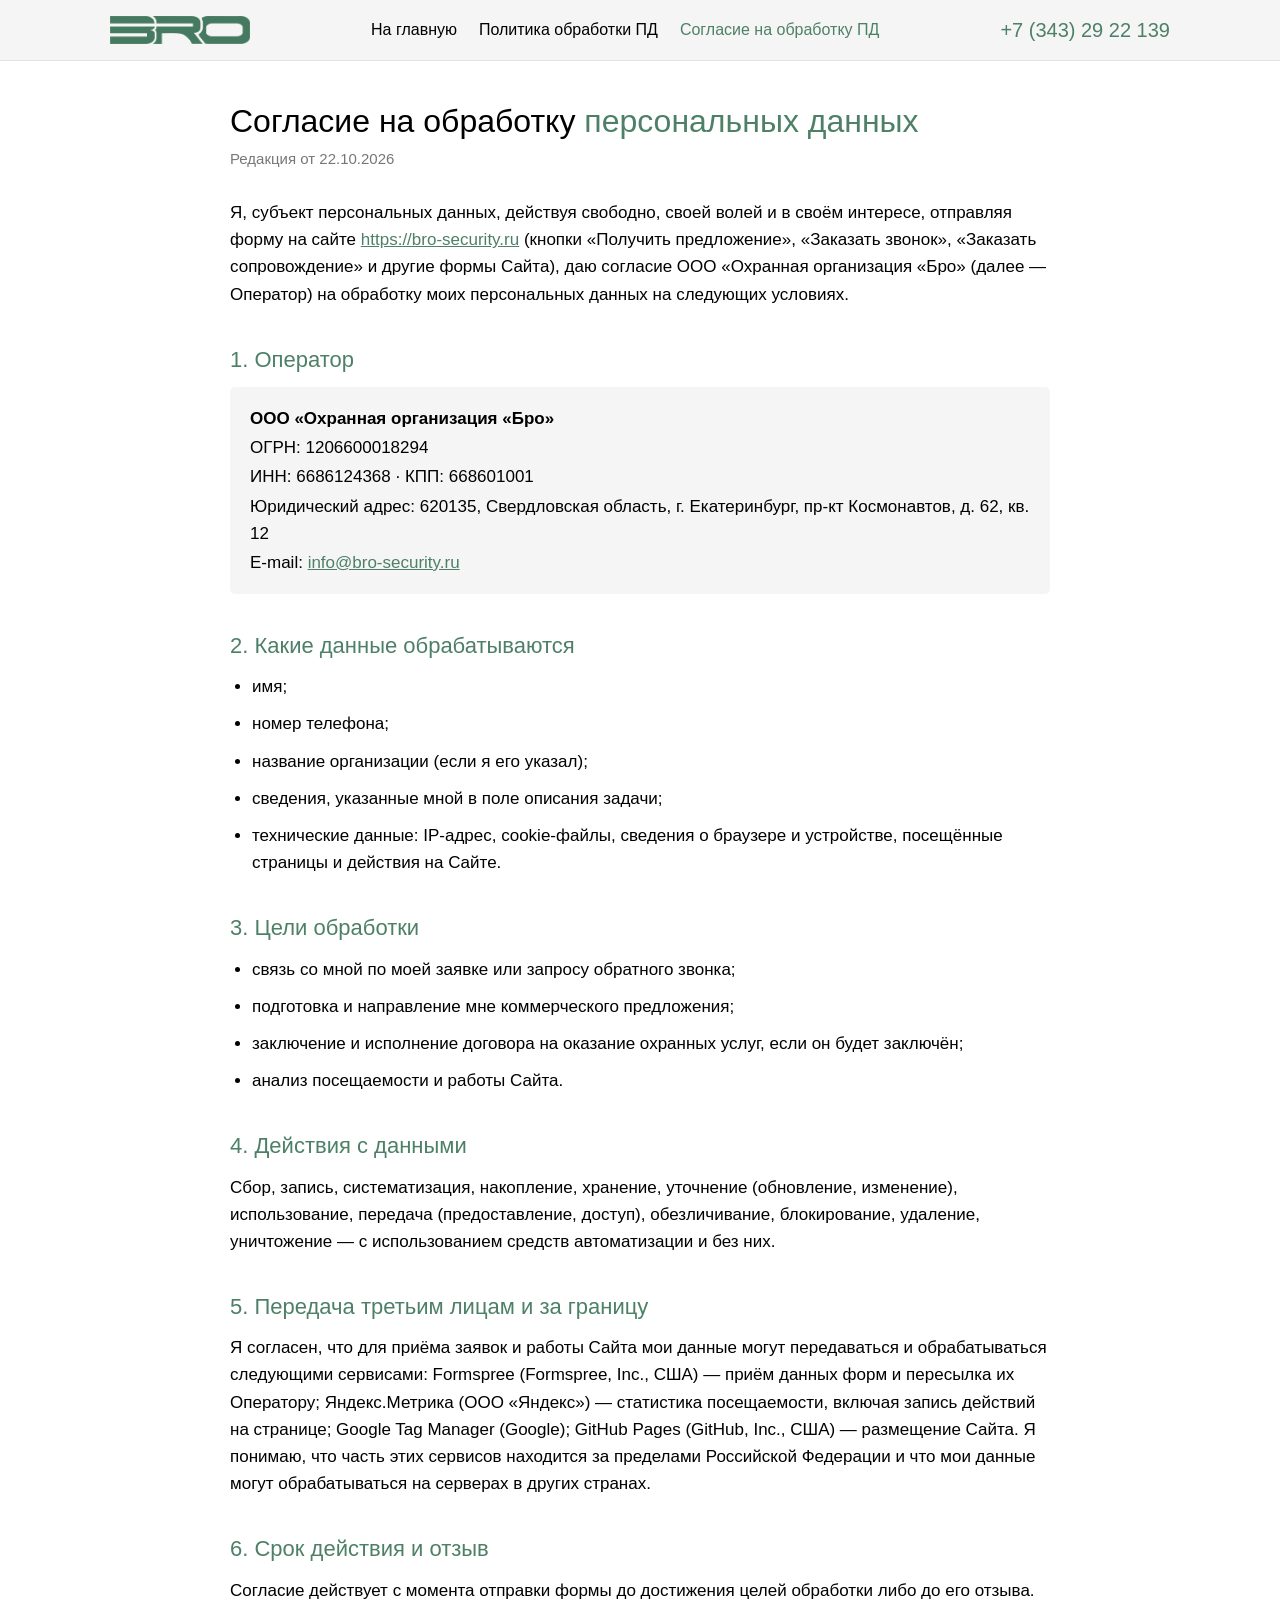
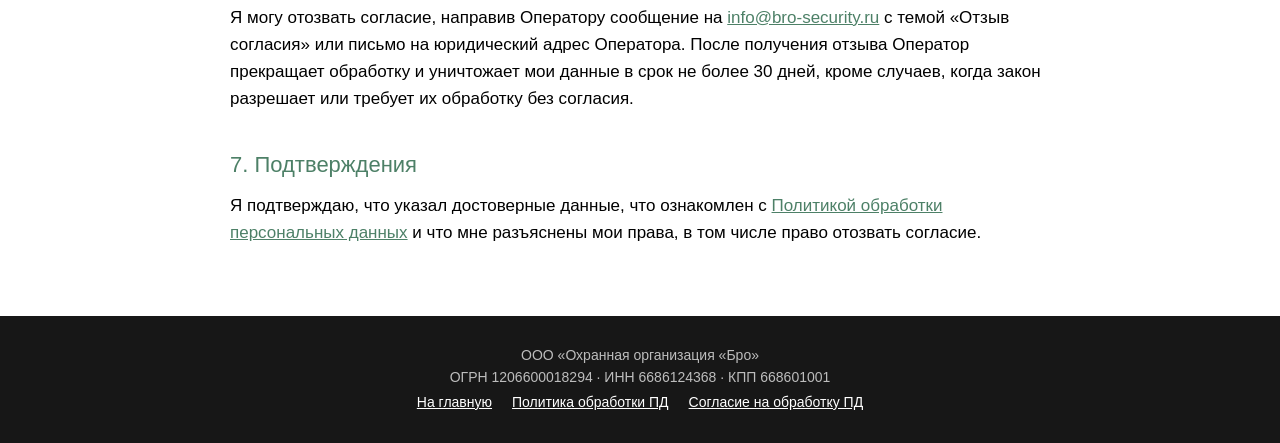
<file: consent.html>
<!DOCTYPE html>
<html lang="ru">
<head>
<meta charset="utf-8">
<meta name="viewport" content="width=device-width, initial-scale=1">
<title>Согласие на обработку персональных данных — ООО «Охранная организация «Бро»</title>
<meta name="description" content="Согласие на обработку персональных данных. ООО «Охранная организация «Бро», Екатеринбург.">
<link rel="canonical" href="https://bro-security.ru/consent.html">
<style>
/* Foros — те же файлы, что на главной */
@font-face{font-family:'Foros';src:url('https://static.tildacdn.com/tild3436-6261-4937-a261-316136353331/Foros-Regular.woff') format('woff');font-weight:100;font-style:normal;font-display:swap}
@font-face{font-family:'Foros';src:url('https://static.tildacdn.com/tild3861-6639-4363-b961-633565393035/Foros-Regular.woff') format('woff');font-weight:300;font-style:normal;font-display:swap}
@font-face{font-family:'Foros';src:url('https://static.tildacdn.com/tild3533-3731-4931-b564-626432386461/Foros-Medium.woff') format('woff');font-weight:400;font-style:normal;font-display:swap}
@font-face{font-family:'Foros';src:url('https://static.tildacdn.com/tild3735-6530-4963-a665-343436623465/Foros-Medium.woff') format('woff');font-weight:500;font-style:normal;font-display:swap}
@font-face{font-family:'Foros';src:url('https://static.tildacdn.com/tild3139-3165-4436-b564-633635333136/Foros-Bold.woff') format('woff');font-weight:600;font-style:normal;font-display:swap}
@font-face{font-family:'Foros';src:url('https://static.tildacdn.com/tild6666-3035-4164-b338-656164316236/Foros-ExtraBold.woff') format('woff');font-weight:700;font-style:normal;font-display:swap}
b{font-weight:600}
*{box-sizing:border-box}
body{margin:0;font-family:'Foros',Arial,sans-serif;font-weight:300;color:#000;background:#fff;line-height:1.6;font-size:17px}
a{color:#4d8067}
.hdr{background:#f5f5f5;border-bottom:1px solid #e3e3e3}
.hdr__in{max-width:1100px;margin:0 auto;padding:14px 20px;display:flex;align-items:center;justify-content:space-between;gap:16px;flex-wrap:wrap}
.hdr img{width:140px;height:auto;display:block}
.hdr nav{display:flex;gap:22px;flex-wrap:wrap;font-size:16px}
.hdr nav a{color:#000;text-decoration:none}
.hdr nav a:hover,.hdr nav a.cur{color:#4d8067}
.hdr__ph{color:#4d8067;text-decoration:none;font-size:20px}
main{max-width:860px;margin:0 auto;padding:40px 20px 60px}
h1{font-size:32px;line-height:1.25;font-weight:500;margin:0 0 6px}
h1 span{color:#4d8067}
.date{color:#777;font-size:15px;margin-bottom:28px}
h2{font-size:22px;font-weight:500;margin:34px 0 10px;color:#4d8067}
p,li{margin:0 0 10px}
ul{padding-left:22px;margin:0 0 10px}
.req{background:#f5f5f5;border-radius:5px;padding:16px 20px;margin:10px 0 10px}
.req p{margin:2px 0}
.ftr{background:#171717;color:#bdbdbd;text-align:center;padding:28px 20px;font-size:14px;line-height:1.6}
.ftr a{color:#fff;margin:2px 10px;display:inline-block;white-space:nowrap}
@media(max-width:600px){.ftr a{display:block;margin:8px 0}}
</style>
</head>
<body>
<div class="hdr"><div class="hdr__in">
<a href="index.html"><img src="images/tild3232-3034-4235-a638-353331643831__bro-2_1.png" alt="БРО"></a>
<nav>
<a href="index.html">На главную</a>
<a href="privacy.html">Политика обработки ПД</a>
<a href="consent.html" class="cur">Согласие на обработку ПД</a>
</nav>
<a class="hdr__ph" href="tel:+73432922139">+7 (343) 29 22 139</a>
</div></div>
<main>
<h1>Согласие на обработку <span>персональных данных</span></h1>
<div class="date">Редакция от 22.10.2026</div>

<p>Я, субъект персональных данных, действуя свободно, своей волей и в своём интересе, отправляя форму на сайте <a href="index.html">https://bro-security.ru</a> (кнопки «Получить предложение», «Заказать звонок», «Заказать сопровождение» и другие формы Сайта), даю согласие ООО «Охранная организация «Бро» (далее — Оператор) на обработку моих персональных данных на следующих условиях.</p>

<h2>1. Оператор</h2>
<div class="req"><p><b>ООО «Охранная организация «Бро»</b></p><p>ОГРН: 1206600018294</p><p>ИНН: 6686124368 · КПП: 668601001</p><p>Юридический адрес: 620135, Свердловская область, г. Екатеринбург, пр-кт Космонавтов, д. 62, кв. 12</p><p>E-mail: <a href="mailto:info@bro-security.ru">info@bro-security.ru</a></p></div>

<h2>2. Какие данные обрабатываются</h2>
<ul>
<li>имя;</li>
<li>номер телефона;</li>
<li>название организации (если я его указал);</li>
<li>сведения, указанные мной в поле описания задачи;</li>
<li>технические данные: IP-адрес, cookie-файлы, сведения о браузере и устройстве, посещённые страницы и действия на Сайте.</li>
</ul>

<h2>3. Цели обработки</h2>
<ul>
<li>связь со мной по моей заявке или запросу обратного звонка;</li>
<li>подготовка и направление мне коммерческого предложения;</li>
<li>заключение и исполнение договора на оказание охранных услуг, если он будет заключён;</li>
<li>анализ посещаемости и работы Сайта.</li>
</ul>

<h2>4. Действия с данными</h2>
<p>Сбор, запись, систематизация, накопление, хранение, уточнение (обновление, изменение), использование, передача (предоставление, доступ), обезличивание, блокирование, удаление, уничтожение — с использованием средств автоматизации и без них.</p>

<h2>5. Передача третьим лицам и за границу</h2>
<p>Я согласен, что для приёма заявок и работы Сайта мои данные могут передаваться и обрабатываться следующими сервисами: Formspree (Formspree, Inc., США) — приём данных форм и пересылка их Оператору; Яндекс.Метрика (ООО «Яндекс») — статистика посещаемости, включая запись действий на странице; Google Tag Manager (Google); GitHub Pages (GitHub, Inc., США) — размещение Сайта. Я понимаю, что часть этих сервисов находится за пределами Российской Федерации и что мои данные могут обрабатываться на серверах в других странах.</p>

<h2>6. Срок действия и отзыв</h2>
<p>Согласие действует с момента отправки формы до достижения целей обработки либо до его отзыва. Я могу отозвать согласие, направив Оператору сообщение на <a href="mailto:info@bro-security.ru">info@bro-security.ru</a> с темой «Отзыв согласия» или письмо на юридический адрес Оператора. После получения отзыва Оператор прекращает обработку и уничтожает мои данные в срок не более 30 дней, кроме случаев, когда закон разрешает или требует их обработку без согласия.</p>

<h2>7. Подтверждения</h2>
<p>Я подтверждаю, что указал достоверные данные, что ознакомлен с <a href="privacy.html">Политикой обработки персональных данных</a> и что мне разъяснены мои права, в том числе право отозвать согласие.</p>

</main>
<div class="ftr">
ООО «Охранная организация «Бро»<br>ОГРН 1206600018294 · ИНН 6686124368 · КПП 668601001<br>
<a href="index.html">На главную</a><a href="privacy.html">Политика обработки ПД</a><a href="consent.html">Согласие на обработку ПД</a>
</div>
</body>
</html>
</file>
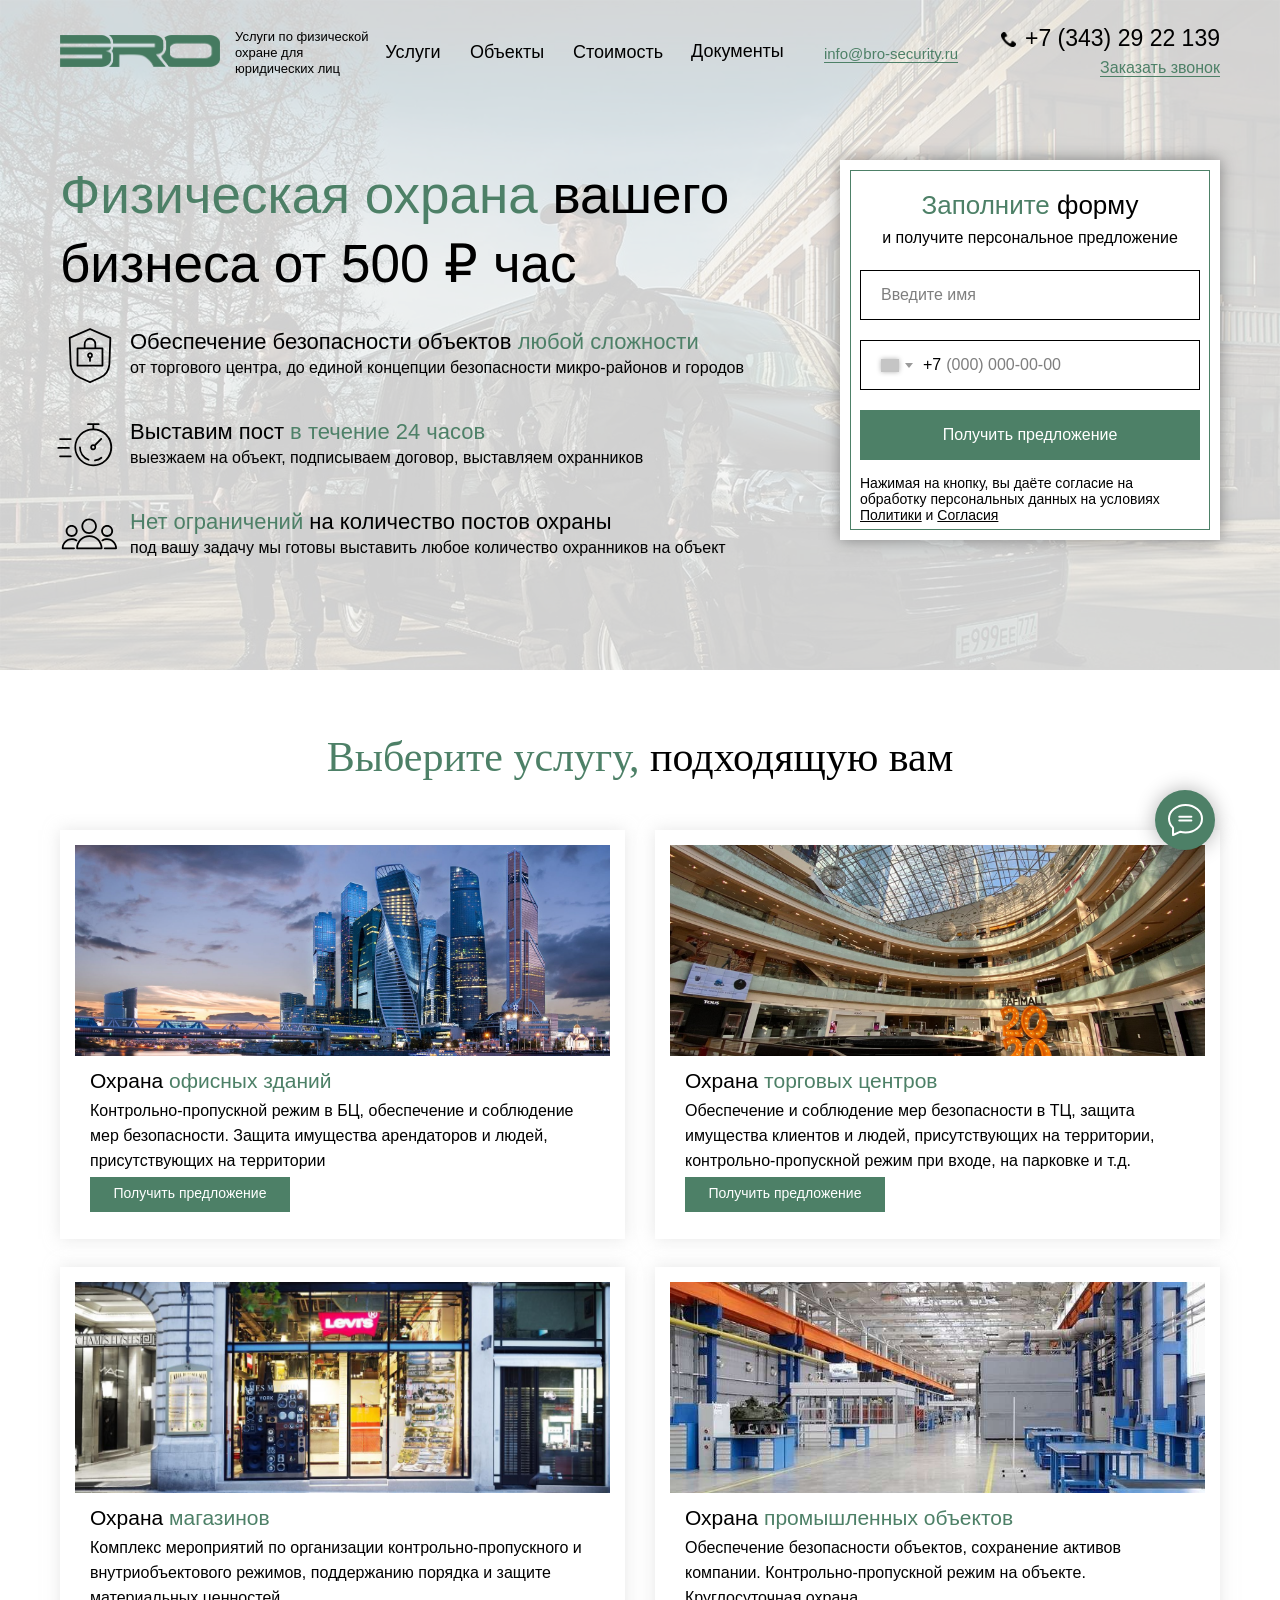
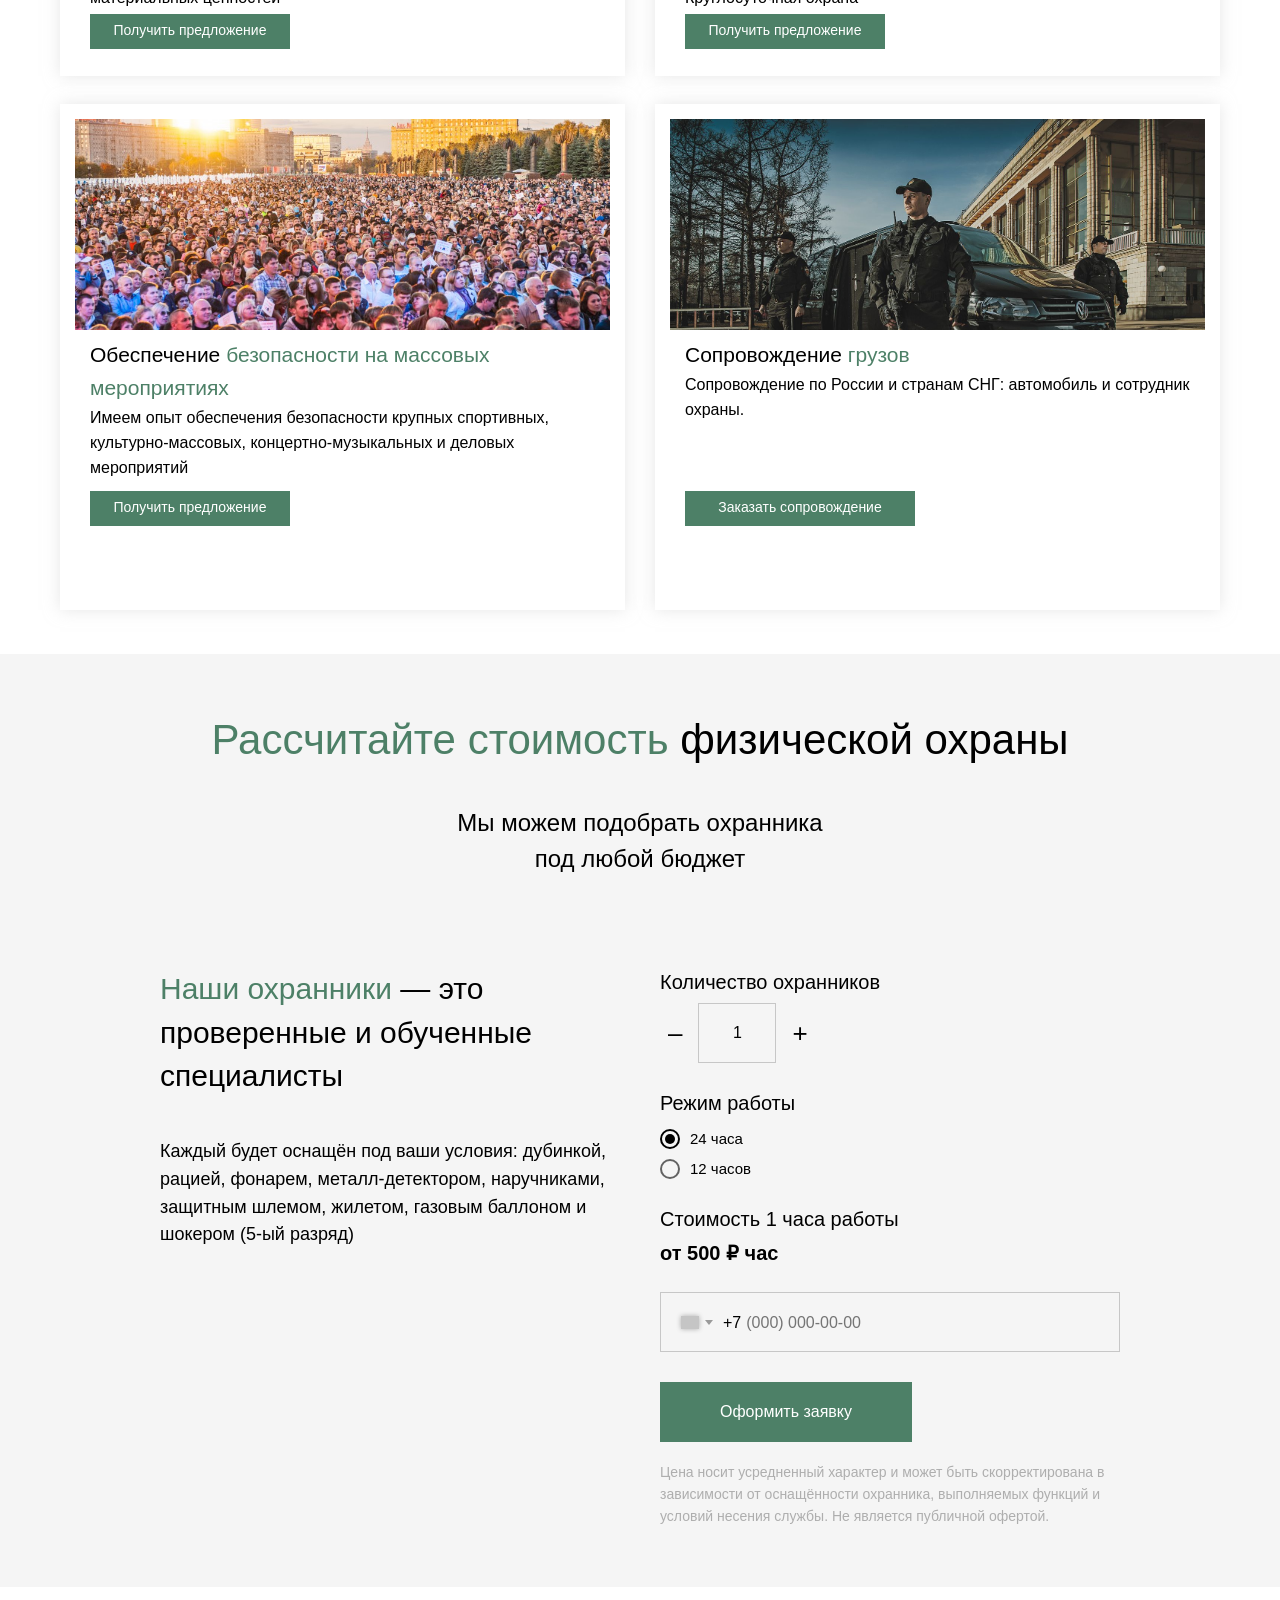
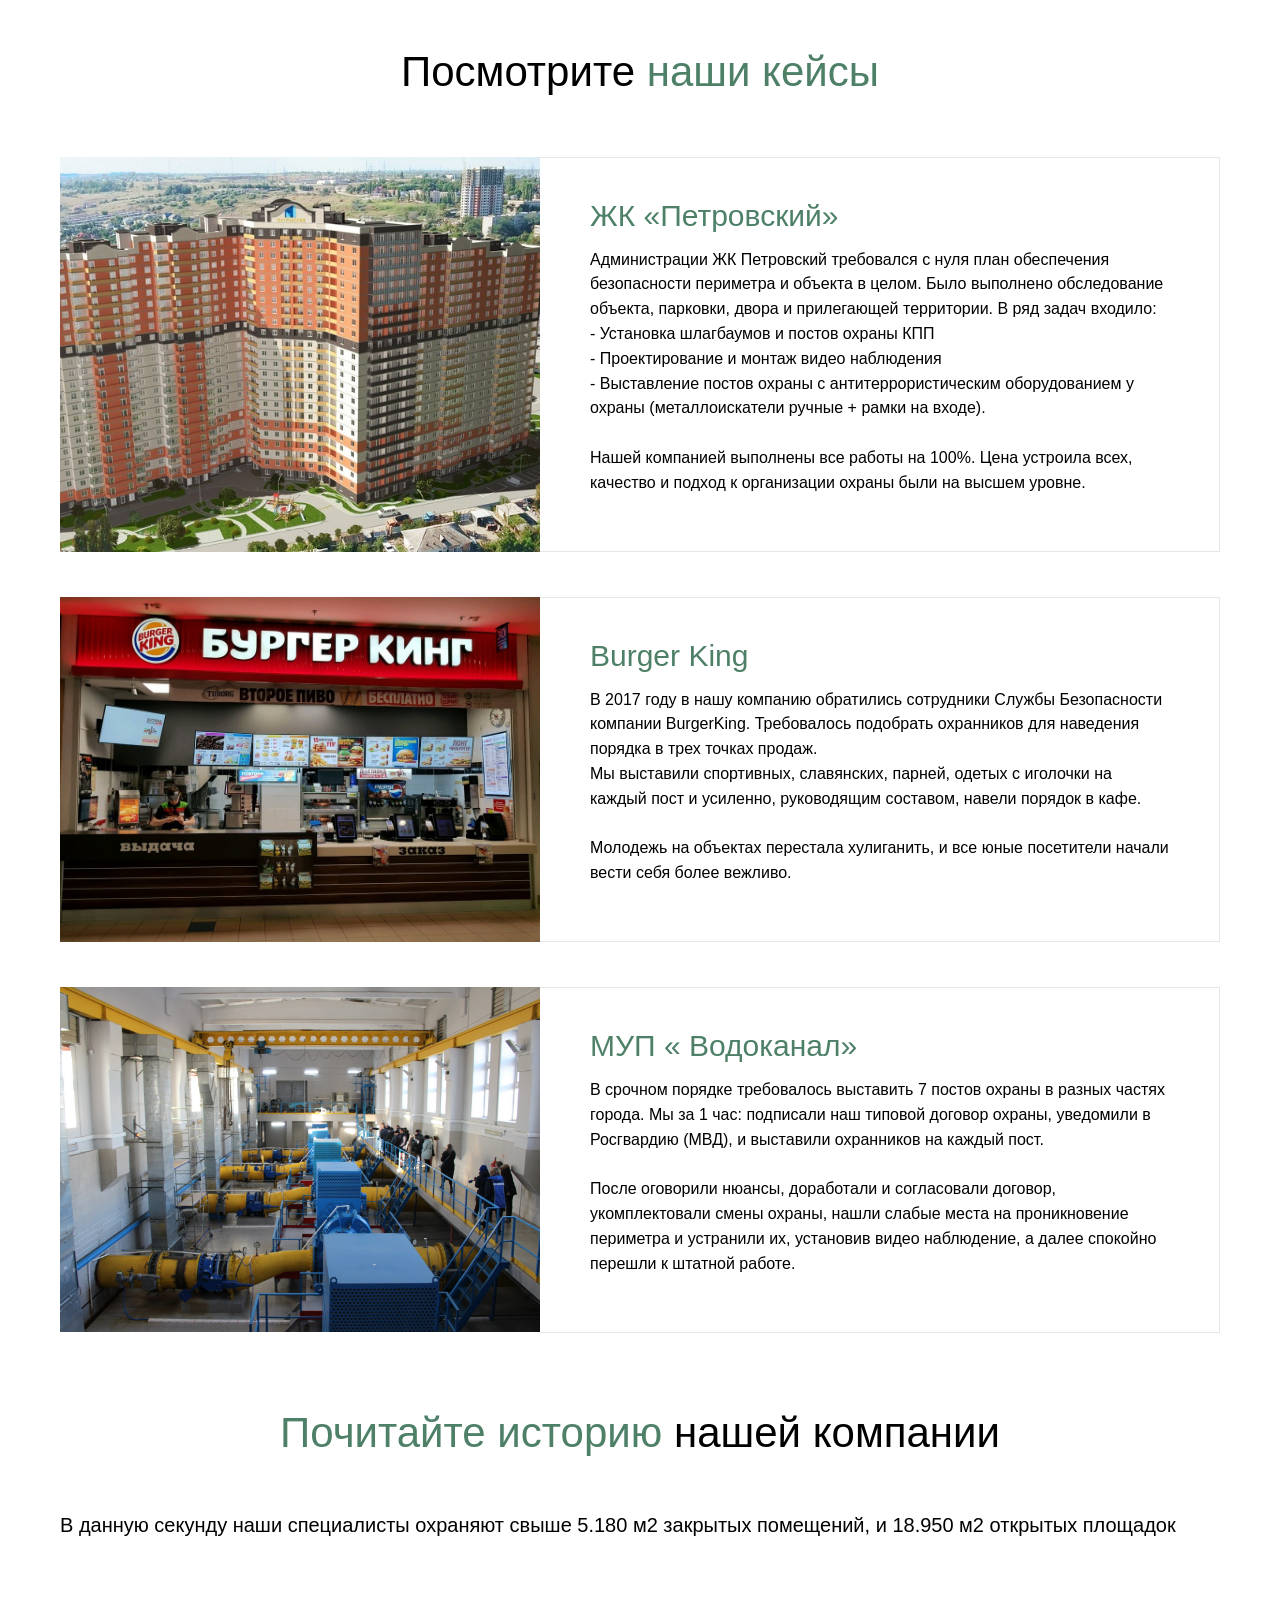
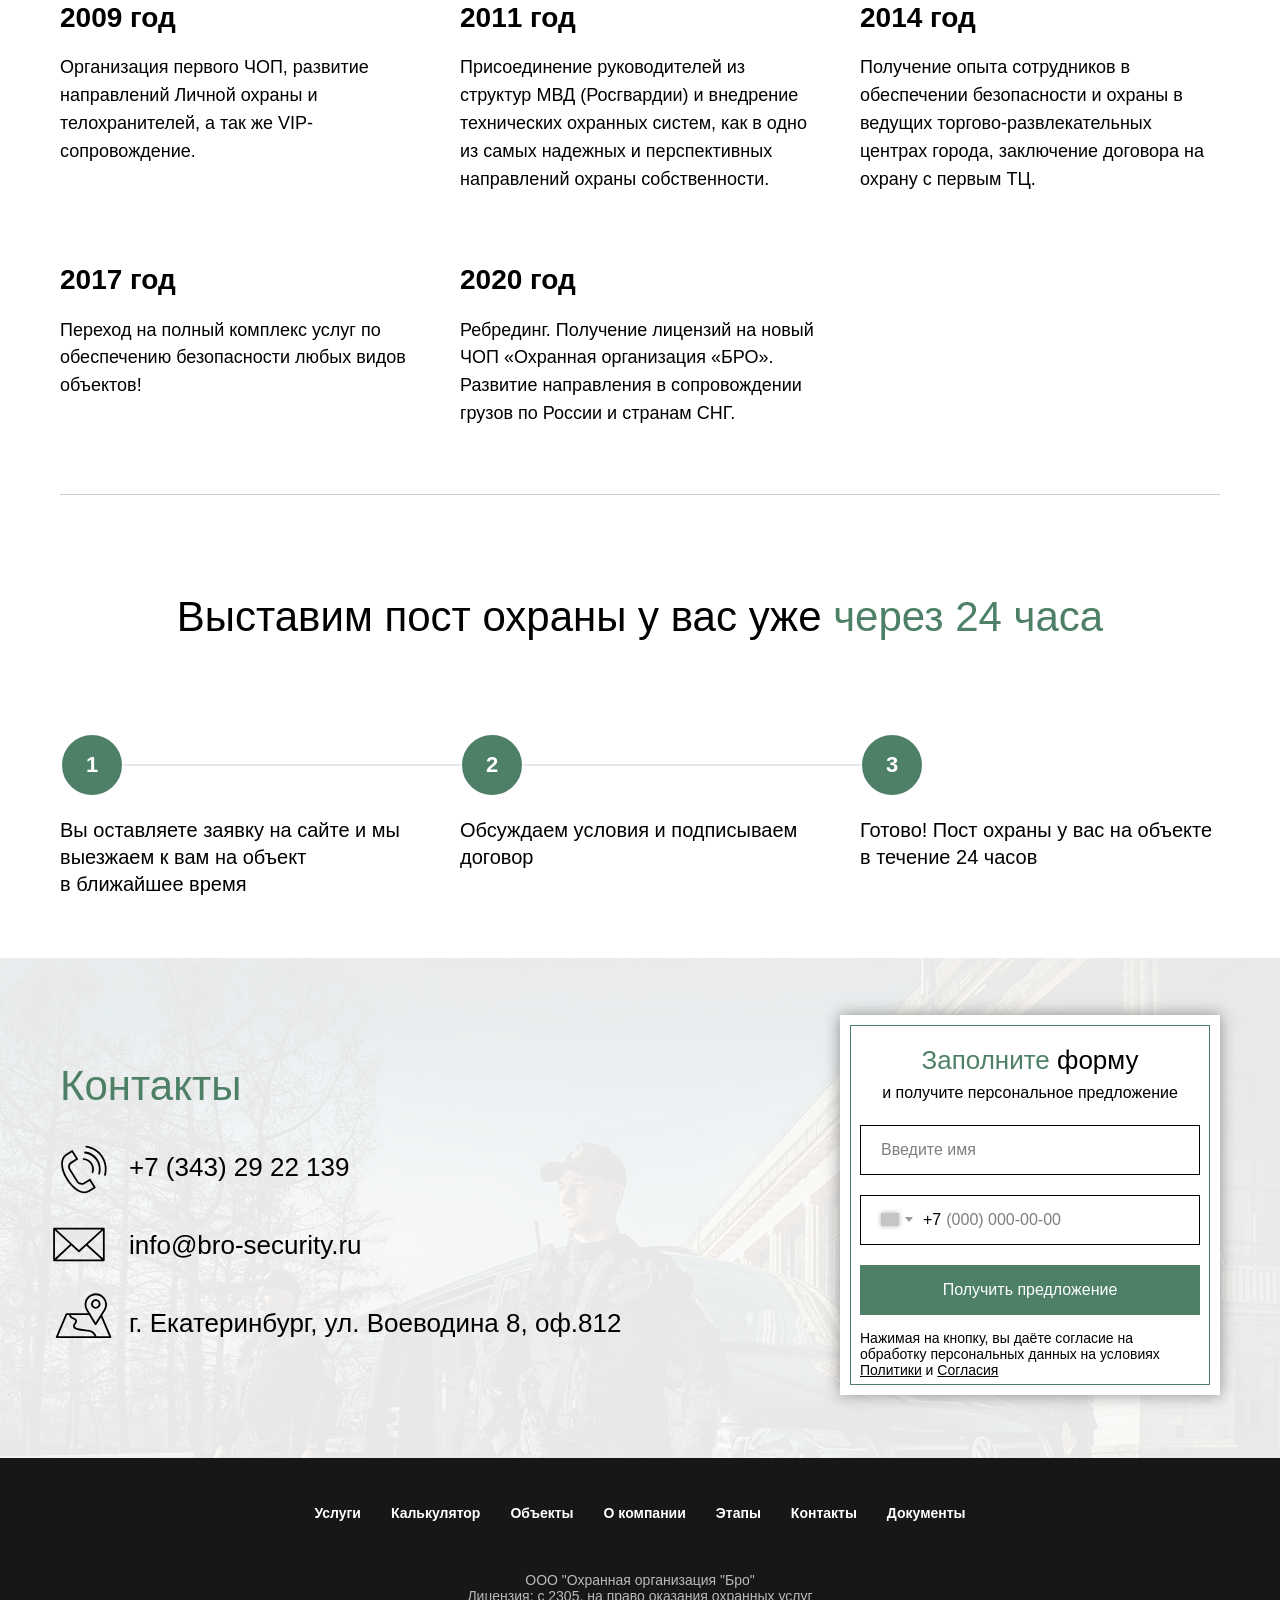
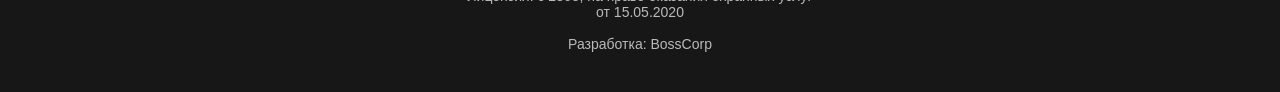
<file: page13606999.html>
<!DOCTYPE html><html><head><meta charset="utf-8" /><meta http-equiv="Content-Type" content="text/html; charset=utf-8" /><meta name="viewport" content="width=device-width, initial-scale=1.0" /> <!--metatextblock--><title>Физическая охрана бизнеса от 500 ₽ час</title><meta name="description" content="Охранная организация «БРО» предоставляет профессиональные услуги по физической охране бизнеса" /> <meta property="og:url" content="https://bro-security.ru" /><meta property="og:title" content="Физическая охрана бизнеса от 500 ₽ час" /><meta property="og:description" content="Охранная организация «БРО» предоставляет профессиональные услуги по физической охране бизнеса" /><meta property="og:type" content="website" /><meta property="og:image" content="images/tild3362-3137-4663-b663-303465323638__slide_1.jpg" /><link rel="canonical" href="https://bro-security.ru"><!--/metatextblock--><meta name="format-detection" content="telephone=no" /><meta http-equiv="x-dns-prefetch-control" content="on"><link rel="dns-prefetch" href="https://ws.tildacdn.com"><link rel="dns-prefetch" href="https://fonts.tildacdn.com"><link rel="shortcut icon" href="images/tild6362-3034-4066-b734-313566666436__iconfinder-lock-4341.ico" type="image/x-icon" /><link rel="apple-touch-icon" href="images/tild3664-3162-4339-a231-393736623938__iconfinder-lock-4341.png"><link rel="apple-touch-icon" sizes="76x76" href="images/tild3664-3162-4339-a231-393736623938__iconfinder-lock-4341.png"><link rel="apple-touch-icon" sizes="152x152" href="images/tild3664-3162-4339-a231-393736623938__iconfinder-lock-4341.png"><link rel="apple-touch-startup-image" href="images/tild3664-3162-4339-a231-393736623938__iconfinder-lock-4341.png"><meta name="msapplication-TileColor" content="#d6d6d6"><meta name="msapplication-TileImage" content="images/tild3838-3130-4834-a637-363061636532__iconfinder-lock-4341.png"><!-- Assets --><script src="https://neo.tildacdn.com/js/tilda-fallback-1.0.min.js" async charset="utf-8"></script><link rel="stylesheet" href="css/tilda-grid-3.0.min.css" type="text/css" media="all" onerror="this.loaderr='y';"/><link rel="stylesheet" href="css/tilda-blocks-page13606999.min.css?t=1726739747" type="text/css" media="all" onerror="this.loaderr='y';" /><link rel="stylesheet" href="css/tilda-popup-1.1.min.css" type="text/css" media="print" onload="this.media='all';" onerror="this.loaderr='y';" /><noscript><link rel="stylesheet" href="css/tilda-popup-1.1.min.css" type="text/css" media="all" /></noscript><link rel="stylesheet" href="css/tilda-forms-1.0.min.css" type="text/css" media="all" onerror="this.loaderr='y';" /><link rel="stylesheet" href="css/tilda-cards-1.0.min.css" type="text/css" media="all" onerror="this.loaderr='y';" /><link rel="stylesheet" href="css/tilda-slds-1.4.min.css" type="text/css" media="print" onload="this.media='all';" onerror="this.loaderr='y';" /><noscript><link rel="stylesheet" href="css/tilda-slds-1.4.min.css" type="text/css" media="all" /></noscript><link rel="stylesheet" href="css/tilda-catalog-1.1.min.css" type="text/css" media="print" onload="this.media='all';" onerror="this.loaderr='y';" /><noscript><link rel="stylesheet" href="css/tilda-catalog-1.1.min.css" type="text/css" media="all" /></noscript><link rel="stylesheet" href="css/highlight.min.css" type="text/css" media="all" onerror="this.loaderr='y';" /><link rel="stylesheet" href="css/tilda-zoom-2.0.min.css" type="text/css" media="print" onload="this.media='all';" onerror="this.loaderr='y';" /><noscript><link rel="stylesheet" href="css/tilda-zoom-2.0.min.css" type="text/css" media="all" /></noscript><script type="text/javascript">TildaFonts = ["2485","2488","2491","2494"];</script><script type="text/javascript" src="js/tilda-fonts.min.js" charset="utf-8" onerror="this.loaderr='y';"></script><script nomodule src="js/tilda-polyfill-1.0.min.js" charset="utf-8"></script><script type="text/javascript">function t_onReady(func) {
if (document.readyState != 'loading') {
func();
} else {
document.addEventListener('DOMContentLoaded', func);
}
}
function t_onFuncLoad(funcName, okFunc, time) {
if (typeof window[funcName] === 'function') {
okFunc();
} else {
setTimeout(function() {
t_onFuncLoad(funcName, okFunc, time);
},(time || 100));
}
}function t_throttle(fn, threshhold, scope) {return function () {fn.apply(scope || this, arguments);};}</script><script src="js/jquery-1.10.2.min.js" charset="utf-8" onerror="this.loaderr='y';"></script> <script src="js/tilda-scripts-3.0.min.js" charset="utf-8" defer onerror="this.loaderr='y';"></script><script src="js/tilda-blocks-page13606999.min.js?t=1726739747" charset="utf-8" async onerror="this.loaderr='y';"></script><script src="js/lazyload-1.3.min.export.js" charset="utf-8" async onerror="this.loaderr='y';"></script><script src="js/tilda-zero-1.1.min.js" charset="utf-8" async onerror="this.loaderr='y';"></script><script src="js/tilda-menu-1.0.min.js" charset="utf-8" async onerror="this.loaderr='y';"></script><script src="js/tilda-popup-1.0.min.js" charset="utf-8" async onerror="this.loaderr='y';"></script><script src="js/tilda-forms-1.0.min.js" charset="utf-8" async onerror="this.loaderr='y';"></script><script src="js/tilda-cards-1.0.min.js" charset="utf-8" async onerror="this.loaderr='y';"></script><script src="js/hammer.min.js" charset="utf-8" async onerror="this.loaderr='y';"></script><script src="js/tilda-slds-1.4.min.js" charset="utf-8" async onerror="this.loaderr='y';"></script><script src="js/tilda-products-1.0.min.js" charset="utf-8" async onerror="this.loaderr='y';"></script><script src="js/tilda-catalog-1.1.min.js" charset="utf-8" async onerror="this.loaderr='y';"></script><script src="js/highlight.min.js" charset="utf-8" onerror="this.loaderr='y';"></script><script src="js/tilda-zero-forms-1.0.min.js" charset="utf-8" async onerror="this.loaderr='y';"></script><script src="js/tilda-zoom-2.0.min.js" charset="utf-8" async onerror="this.loaderr='y';"></script><script src="js/tilda-skiplink-1.0.min.js" charset="utf-8" async onerror="this.loaderr='y';"></script><script src="js/tilda-events-1.0.min.js" charset="utf-8" async onerror="this.loaderr='y';"></script><script type="text/javascript">window.dataLayer = window.dataLayer || [];</script><script type="text/javascript">(function () {
if((/bot|google|yandex|baidu|bing|msn|duckduckbot|teoma|slurp|crawler|spider|robot|crawling|facebook/i.test(navigator.userAgent))===false && typeof(sessionStorage)!='undefined' && sessionStorage.getItem('visited')!=='y' && document.visibilityState){
var style=document.createElement('style');
style.type='text/css';
style.innerHTML='@media screen and (min-width: 980px) {.t-records {opacity: 0;}.t-records_animated {-webkit-transition: opacity ease-in-out .2s;-moz-transition: opacity ease-in-out .2s;-o-transition: opacity ease-in-out .2s;transition: opacity ease-in-out .2s;}.t-records.t-records_visible {opacity: 1;}}';
document.getElementsByTagName('head')[0].appendChild(style);
function t_setvisRecs(){
var alr=document.querySelectorAll('.t-records');
Array.prototype.forEach.call(alr, function(el) {
el.classList.add("t-records_animated");
});
setTimeout(function () {
Array.prototype.forEach.call(alr, function(el) {
el.classList.add("t-records_visible");
});
sessionStorage.setItem("visited", "y");
}, 400);
} 
document.addEventListener('DOMContentLoaded', t_setvisRecs);
}
})();</script></head><body class="t-body" style="margin:0;"><!--allrecords--><div id="allrecords" data-tilda-export="yes" class="t-records" data-hook="blocks-collection-content-node" data-tilda-project-id="2915961" data-tilda-page-id="13606999" data-tilda-formskey="f12c37e75016c7831e504bdbd648b25a" data-tilda-lazy="yes" data-tilda-root-zone="com" ><div id="rec226023724" class="r t-rec" style=" " data-animationappear="off" data-record-type="396" ><!-- T396 --><style>#rec226023724 .t396__artboard {height: 670px; background-color: #e6e6e6; }#rec226023724 .t396__filter {height: 670px; background-image: -webkit-gradient( linear, left top, left bottom, from(rgba(255,255,255,0.8)), to(rgba(255,255,255,0.8)) );background-image: -webkit-linear-gradient(top, rgba(255,255,255,0.8), rgba(255,255,255,0.8));background-image: linear-gradient(to bottom, rgba(255,255,255,0.8), rgba(255,255,255,0.8));will-change: transform;}#rec226023724 .t396__carrier{height: 670px;background-position: center top;background-attachment: scroll;background-image: url('images/tild3563-3531-4265-b730-343166623231__-__resize__20x__slide_1.jpg');background-size: cover;background-repeat: no-repeat;}@media screen and (max-width: 1199px) {#rec226023724 .t396__artboard,#rec226023724 .t396__filter,#rec226023724 .t396__carrier {height: 590px;}#rec226023724 .t396__filter {}#rec226023724 .t396__carrier {background-attachment: scroll;}}@media screen and (max-width: 959px) {#rec226023724 .t396__artboard,#rec226023724 .t396__filter,#rec226023724 .t396__carrier {height: 740px;}#rec226023724 .t396__filter {}#rec226023724 .t396__carrier {background-attachment: scroll;}}@media screen and (max-width: 639px) {#rec226023724 .t396__artboard,#rec226023724 .t396__filter,#rec226023724 .t396__carrier {height: 800px;}#rec226023724 .t396__filter {}#rec226023724 .t396__carrier {background-attachment: scroll;}}@media screen and (max-width: 479px) {#rec226023724 .t396__artboard,#rec226023724 .t396__filter,#rec226023724 .t396__carrier {height: 840px;}#rec226023724 .t396__filter {}#rec226023724 .t396__carrier {background-attachment: scroll;}} #rec226023724 .tn-elem[data-elem-id="1599042487624"] { z-index: 3; top: 35px;left: calc(50% - 600px + 20px);width: 160px;}#rec226023724 .tn-elem[data-elem-id="1599042487624"] .tn-atom { background-position: center center;border-color: transparent ;border-style: solid ; }@media screen and (max-width: 1199px) {#rec226023724 .tn-elem[data-elem-id="1599042487624"] {top: 35px;left: calc(50% - 480px + 10px);}}@media screen and (max-width: 959px) {#rec226023724 .tn-elem[data-elem-id="1599042487624"] {top: 35px;left: calc(50% - 320px + 10px);}}@media screen and (max-width: 639px) {#rec226023724 .tn-elem[data-elem-id="1599042487624"] {top: 30px;left: calc(50% - 240px + 10px);width: 130px;}}@media screen and (max-width: 479px) {#rec226023724 .tn-elem[data-elem-id="1599042487624"] {top: 27px;left: calc(50% - 160px + 5px);width: 100px;}} #rec226023724 .tn-elem[data-elem-id="1599042923608"] { color: #000000; z-index: 4; top: 29px;left: calc(50% - 600px + 195px);width: 140px;}#rec226023724 .tn-elem[data-elem-id="1599042923608"] .tn-atom { color: #000000; font-size: 13px; font-family: 'Foros',Arial,sans-serif; line-height: 1.25; font-weight: 300; background-position: center center;border-color: transparent ;border-style: solid ; }@media screen and (max-width: 1199px) {#rec226023724 .tn-elem[data-elem-id="1599042923608"] {top: 35px;left: calc(50% - 480px + 180px);width: 190px;}}@media screen and (max-width: 959px) {#rec226023724 .tn-elem[data-elem-id="1599042923608"] {top: 115px;left: calc(50% - 320px + -330px);width: 220px;}}@media screen and (max-width: 639px) {}@media screen and (max-width: 479px) {#rec226023724 .tn-elem[data-elem-id="1599042923608"] {top: 125px;left: calc(50% - 160px + -470px);}} #rec226023724 .tn-elem[data-elem-id="1599043011247"] { color: #000000; z-index: 5; top: 160px;left: calc(50% - 600px + 20px);width: 760px;}#rec226023724 .tn-elem[data-elem-id="1599043011247"] .tn-atom { color: #000000; font-size: 53px; font-family: 'Foros',Arial,sans-serif; line-height: 1.3; font-weight: 500; background-position: center center;border-color: transparent ;border-style: solid ; }@media screen and (max-width: 1199px) {#rec226023724 .tn-elem[data-elem-id="1599043011247"] {top: 115px;left: calc(50% - 480px + 10px);width: 580px;}#rec226023724 .tn-elem[data-elem-id="1599043011247"] .tn-atom { font-size: 42px; }}@media screen and (max-width: 959px) {#rec226023724 .tn-elem[data-elem-id="1599043011247"] {top: 115px;left: calc(50% - 320px + 10px);}}@media screen and (max-width: 639px) {#rec226023724 .tn-elem[data-elem-id="1599043011247"] {width: 440px;}#rec226023724 .tn-elem[data-elem-id="1599043011247"] .tn-atom { font-size: 32px; }}@media screen and (max-width: 479px) {#rec226023724 .tn-elem[data-elem-id="1599043011247"] {top: 95px;left: calc(50% - 160px + 5px);width: 280px;}#rec226023724 .tn-elem[data-elem-id="1599043011247"] .tn-atom { font-size: 20px; }} #rec226023724 .tn-elem[data-elem-id="1599043241103"] { color: #000000; text-align: right; z-index: 6; top: 20px;left: calc(50% - 600px + 950px);width: 230px;}#rec226023724 .tn-elem[data-elem-id="1599043241103"] .tn-atom { color: #000000; font-size: 23px; font-family: 'Foros',Arial,sans-serif; line-height: 1.55; font-weight: 500; background-position: center center;border-color: transparent ;border-style: solid ; }@media screen and (max-width: 1199px) {#rec226023724 .tn-elem[data-elem-id="1599043241103"] {top: 20px;left: calc(50% - 480px + 720px);}}@media screen and (max-width: 959px) {#rec226023724 .tn-elem[data-elem-id="1599043241103"] {top: 25px;left: calc(50% - 320px + 400px);}}@media screen and (max-width: 639px) {#rec226023724 .tn-elem[data-elem-id="1599043241103"] {top: 15px;left: calc(50% - 240px + 240px);}}@media screen and (max-width: 479px) {#rec226023724 .tn-elem[data-elem-id="1599043241103"] {top: 23px;left: calc(50% - 160px + 145px);width: 170px;}#rec226023724 .tn-elem[data-elem-id="1599043241103"] .tn-atom { font-size: 18px; }} #rec226023724 .tn-elem[data-elem-id="1599043601414"] { color: #000000; text-align: right; z-index: 7; top: 55px;left: calc(50% - 600px + 1040px);width: 140px;}#rec226023724 .tn-elem[data-elem-id="1599043601414"] .tn-atom { color: #000000; font-size: 16px; font-family: 'Foros',Arial,sans-serif; line-height: 1.55; font-weight: 300; background-position: center center;border-color: transparent ;border-style: solid ; }@media screen and (max-width: 1199px) {#rec226023724 .tn-elem[data-elem-id="1599043601414"] {top: 50px;left: calc(50% - 480px + 810px);}}@media screen and (max-width: 959px) {#rec226023724 .tn-elem[data-elem-id="1599043601414"] {top: 60px;left: calc(50% - 320px + 490px);}}@media screen and (max-width: 639px) {#rec226023724 .tn-elem[data-elem-id="1599043601414"] {top: 45px;left: calc(50% - 240px + 330px);}}@media screen and (max-width: 479px) {#rec226023724 .tn-elem[data-elem-id="1599043601414"] {top: 180px;left: calc(50% - 160px + -600px);}} #rec226023724 .tn-elem[data-elem-id="1599044233701"] { color: #000000; text-align: center; z-index: 8; top: 38px;left: calc(50% - 600px + 318px);width: 110px;}#rec226023724 .tn-elem[data-elem-id="1599044233701"] .tn-atom { color: #000000; font-size: 20px; font-family: 'Foros',Arial,sans-serif; line-height: 1.55; font-weight: 400; background-position: center center;border-color: transparent ;border-style: solid ; }@media screen and (max-width: 1199px) {#rec226023724 .tn-elem[data-elem-id="1599044233701"] {top: -150px;left: calc(50% - 480px + 310px);}}@media screen and (max-width: 959px) {}@media screen and (max-width: 639px) {}@media screen and (max-width: 479px) {} #rec226023724 .tn-elem[data-elem-id="1599044256987"] { color: #000000; text-align: center; z-index: 9; top: 38px;left: calc(50% - 600px + 412px);width: 110px;}#rec226023724 .tn-elem[data-elem-id="1599044256987"] .tn-atom { color: #000000; font-size: 20px; font-family: 'Foros',Arial,sans-serif; line-height: 1.55; font-weight: 400; background-position: center center;border-color: transparent ;border-style: solid ; }@media screen and (max-width: 1199px) {#rec226023724 .tn-elem[data-elem-id="1599044256987"] {top: -150px;left: calc(50% - 480px + 420px);}}@media screen and (max-width: 959px) {}@media screen and (max-width: 639px) {}@media screen and (max-width: 479px) {} #rec226023724 .tn-elem[data-elem-id="1599044273295"] { color: #000000; text-align: center; z-index: 10; top: 38px;left: calc(50% - 600px + 523px);width: 110px;}#rec226023724 .tn-elem[data-elem-id="1599044273295"] .tn-atom { color: #000000; font-size: 20px; font-family: 'Foros',Arial,sans-serif; line-height: 1.55; font-weight: 400; background-position: center center;border-color: transparent ;border-style: solid ; }@media screen and (max-width: 1199px) {#rec226023724 .tn-elem[data-elem-id="1599044273295"] {top: -150px;left: calc(50% - 480px + 550px);}}@media screen and (max-width: 959px) {}@media screen and (max-width: 639px) {}@media screen and (max-width: 479px) {} #rec226023724 .tn-elem[data-elem-id="1599044586973"] { z-index: 11; top: 160px;left: calc(50% - 600px + 800px);width: 380px;height:380px;}#rec226023724 .tn-elem[data-elem-id="1599044586973"] .tn-atom { background-color: #ffffff; background-position: center center;border-color: transparent ;border-style: solid ;box-shadow: 0px 0px 15px 0px rgba(77,77,77,0.6);}@media screen and (max-width: 1199px) {#rec226023724 .tn-elem[data-elem-id="1599044586973"] {top: 125px;left: calc(50% - 480px + 630px);width: 320px;height: 380px;}}@media screen and (max-width: 959px) {#rec226023724 .tn-elem[data-elem-id="1599044586973"] {top: 470px;left: calc(50% - 320px + 10px);width: 620px;height: 220px;}}@media screen and (max-width: 639px) {#rec226023724 .tn-elem[data-elem-id="1599044586973"] {top: 380px;left: calc(50% - 240px + 10px);width: 460px;height: 370px;}}@media screen and (max-width: 479px) {#rec226023724 .tn-elem[data-elem-id="1599044586973"] {top: 405px;left: calc(50% - 160px + 5px);width: 310px;height: 390px;}} #rec226023724 .tn-elem[data-elem-id="1599044803181"] { z-index: 12; top: 170px;left: calc(50% - 600px + 810px);width: 360px;height:360px;}#rec226023724 .tn-elem[data-elem-id="1599044803181"] .tn-atom { border-width: 1px; background-position: center center;border-color: #4d8067 ;border-style: solid ; }@media screen and (max-width: 1199px) {#rec226023724 .tn-elem[data-elem-id="1599044803181"] {top: 135px;left: calc(50% - 480px + 640px);width: 300px;height: 360px;}}@media screen and (max-width: 959px) {#rec226023724 .tn-elem[data-elem-id="1599044803181"] {top: 480px;left: calc(50% - 320px + 20px);width: 600px;height: 200px;}}@media screen and (max-width: 639px) {#rec226023724 .tn-elem[data-elem-id="1599044803181"] {top: 390px;left: calc(50% - 240px + 20px);width: 440px;height: 350px;}}@media screen and (max-width: 479px) {#rec226023724 .tn-elem[data-elem-id="1599044803181"] {top: 415px;left: calc(50% - 160px + 15px);width: 290px;height: 370px;}} #rec226023724 .tn-elem[data-elem-id="1599044510063"] { z-index: 13; top: 270px;left: calc(50% - 600px + 820px);width: 340px;}#rec226023724 .tn-elem[data-elem-id="1599044510063"] .tn-atom { background-position: center center;border-color: transparent ;border-style: solid ; }@media screen and (max-width: 1199px) {#rec226023724 .tn-elem[data-elem-id="1599044510063"] {top: 227px;left: calc(50% - 480px + 650px);width: 280px;}}@media screen and (max-width: 959px) {#rec226023724 .tn-elem[data-elem-id="1599044510063"] {top: 571px;left: calc(50% - 320px + 35px);width: 570px;}}@media screen and (max-width: 639px) {#rec226023724 .tn-elem[data-elem-id="1599044510063"] {top: 475px;left: calc(50% - 240px + 30px);width: 420px;}}@media screen and (max-width: 479px) {#rec226023724 .tn-elem[data-elem-id="1599044510063"] {top: 510px;left: calc(50% - 160px + 25px);width: 270px;}} #rec226023724 .tn-elem[data-elem-id="1599044917005"] { color: #000000; text-align: center; z-index: 14; top: 185px;left: calc(50% - 600px + 820px);width: 340px;}#rec226023724 .tn-elem[data-elem-id="1599044917005"] .tn-atom { color: #000000; font-size: 26px; font-family: 'Foros',Arial,sans-serif; line-height: 1.55; font-weight: 400; background-position: center center;border-color: transparent ;border-style: solid ; }@media screen and (max-width: 1199px) {#rec226023724 .tn-elem[data-elem-id="1599044917005"] {top: 150px;left: calc(50% - 480px + 630px);width: 320px;}}@media screen and (max-width: 959px) {#rec226023724 .tn-elem[data-elem-id="1599044917005"] {top: 495px;left: calc(50% - 320px + 150px);width: 340px;}}@media screen and (max-width: 639px) {#rec226023724 .tn-elem[data-elem-id="1599044917005"] {top: 400px;left: calc(50% - 240px + 70px);}}@media screen and (max-width: 479px) {#rec226023724 .tn-elem[data-elem-id="1599044917005"] {top: 440px;left: calc(50% - 160px + 10px);width: 300px;}#rec226023724 .tn-elem[data-elem-id="1599044917005"] .tn-atom { font-size: 22px; }} #rec226023724 .tn-elem[data-elem-id="1599044956860"] { color: #000000; text-align: center; z-index: 15; top: 225px;left: calc(50% - 600px + 820px);width: 340px;}#rec226023724 .tn-elem[data-elem-id="1599044956860"] .tn-atom { color: #000000; font-size: 16px; font-family: 'Foros',Arial,sans-serif; line-height: 1.55; font-weight: 300; background-position: center center;border-color: transparent ;border-style: solid ; }@media screen and (max-width: 1199px) {#rec226023724 .tn-elem[data-elem-id="1599044956860"] {top: 190px;left: calc(50% - 480px + 630px);width: 320px;}#rec226023724 .tn-elem[data-elem-id="1599044956860"] .tn-atom { font-size: 13px; }}@media screen and (max-width: 959px) {#rec226023724 .tn-elem[data-elem-id="1599044956860"] {top: 535px;left: calc(50% - 320px + 160px);}}@media screen and (max-width: 639px) {#rec226023724 .tn-elem[data-elem-id="1599044956860"] {top: 440px;left: calc(50% - 240px + 80px);}#rec226023724 .tn-elem[data-elem-id="1599044956860"] .tn-atom { font-size: 15px; }}@media screen and (max-width: 479px) {#rec226023724 .tn-elem[data-elem-id="1599044956860"] {top: 475px;left: calc(50% - 160px + 0px);}#rec226023724 .tn-elem[data-elem-id="1599044956860"] .tn-atom { font-size: 12px; }} #rec226023724 .tn-elem[data-elem-id="1599045900586"] { z-index: 16; top: 505px;left: calc(50% - 600px + 20px);width: 60px;}#rec226023724 .tn-elem[data-elem-id="1599045900586"] .tn-atom { background-position: center center;border-color: transparent ;border-style: solid ; }@media screen and (max-width: 1199px) {#rec226023724 .tn-elem[data-elem-id="1599045900586"] {top: 424px;left: calc(50% - 480px + 10px);}}@media screen and (max-width: 959px) {#rec226023724 .tn-elem[data-elem-id="1599045900586"] {top: 394px;left: calc(50% - 320px + 10px);}}@media screen and (max-width: 639px) {#rec226023724 .tn-elem[data-elem-id="1599045900586"] {top: 313px;left: calc(50% - 240px + 5px);width: 35px;}}@media screen and (max-width: 479px) {#rec226023724 .tn-elem[data-elem-id="1599045900586"] {top: 315px;left: calc(50% - 160px + 5px);width: 35px;}} #rec226023724 .tn-elem[data-elem-id="1599045919009"] { z-index: 17; top: 325px;left: calc(50% - 600px + 20px);width: 60px;}#rec226023724 .tn-elem[data-elem-id="1599045919009"] .tn-atom { background-position: center center;border-color: transparent ;border-style: solid ; }@media screen and (max-width: 1199px) {#rec226023724 .tn-elem[data-elem-id="1599045919009"] {top: 244px;left: calc(50% - 480px + 10px);}}@media screen and (max-width: 959px) {#rec226023724 .tn-elem[data-elem-id="1599045919009"] {top: 244px;left: calc(50% - 320px + 10px);}}@media screen and (max-width: 639px) {#rec226023724 .tn-elem[data-elem-id="1599045919009"] {top: 213px;left: calc(50% - 240px + 5px);width: 35px;}}@media screen and (max-width: 479px) {#rec226023724 .tn-elem[data-elem-id="1599045919009"] {top: 170px;left: calc(50% - 160px + 5px);width: 35px;}} #rec226023724 .tn-elem[data-elem-id="1599045920773"] { z-index: 18; top: 415px;left: calc(50% - 600px + 15px);width: 60px;}#rec226023724 .tn-elem[data-elem-id="1599045920773"] .tn-atom { background-position: center center;border-color: transparent ;border-style: solid ; }@media screen and (max-width: 1199px) {#rec226023724 .tn-elem[data-elem-id="1599045920773"] {top: 334px;left: calc(50% - 480px + 5px);}}@media screen and (max-width: 959px) {#rec226023724 .tn-elem[data-elem-id="1599045920773"] {top: 319px;left: calc(50% - 320px + 5px);}}@media screen and (max-width: 639px) {#rec226023724 .tn-elem[data-elem-id="1599045920773"] {top: 263px;left: calc(50% - 240px + 1px);width: 35px;}}@media screen and (max-width: 479px) {#rec226023724 .tn-elem[data-elem-id="1599045920773"] {top: 250px;left: calc(50% - 160px + 2px);width: 35px;}} #rec226023724 .tn-elem[data-elem-id="1599046004490"] { color: #000000; z-index: 19; top: 325px;left: calc(50% - 600px + 90px);width: 590px;}#rec226023724 .tn-elem[data-elem-id="1599046004490"] .tn-atom { color: #000000; font-size: 22px; font-family: 'Foros',Arial,sans-serif; line-height: 1.55; font-weight: 400; background-position: center center;border-color: transparent ;border-style: solid ; }@media screen and (max-width: 1199px) {#rec226023724 .tn-elem[data-elem-id="1599046004490"] {top: 244px;left: calc(50% - 480px + 80px);}#rec226023724 .tn-elem[data-elem-id="1599046004490"] .tn-atom { font-size: 19px; }}@media screen and (max-width: 959px) {#rec226023724 .tn-elem[data-elem-id="1599046004490"] {top: 244px;left: calc(50% - 320px + 80px);}}@media screen and (max-width: 639px) {#rec226023724 .tn-elem[data-elem-id="1599046004490"] {top: 213px;left: calc(50% - 240px + 45px);}#rec226023724 .tn-elem[data-elem-id="1599046004490"] .tn-atom { font-size: 15px; }}@media screen and (max-width: 479px) {#rec226023724 .tn-elem[data-elem-id="1599046004490"] {top: 170px;left: calc(50% - 160px + 50px);width: 260px;}#rec226023724 .tn-elem[data-elem-id="1599046004490"] .tn-atom { font-size: 14px; line-height: 1.25; }} #rec226023724 .tn-elem[data-elem-id="1599046047493"] { color: #000000; z-index: 20; top: 355px;left: calc(50% - 600px + 90px);width: 660px;}#rec226023724 .tn-elem[data-elem-id="1599046047493"] .tn-atom { color: #000000; font-size: 16px; font-family: 'Foros',Arial,sans-serif; line-height: 1.55; font-weight: 100; background-position: center center;border-color: transparent ;border-style: solid ; }@media screen and (max-width: 1199px) {#rec226023724 .tn-elem[data-elem-id="1599046047493"] {top: 274px;left: calc(50% - 480px + 80px);width: 560px;}#rec226023724 .tn-elem[data-elem-id="1599046047493"] .tn-atom { font-size: 13px; }}@media screen and (max-width: 959px) {#rec226023724 .tn-elem[data-elem-id="1599046047493"] {top: 274px;left: calc(50% - 320px + 80px);}}@media screen and (max-width: 639px) {#rec226023724 .tn-elem[data-elem-id="1599046047493"] {top: 233px;left: calc(50% - 240px + 45px);}#rec226023724 .tn-elem[data-elem-id="1599046047493"] .tn-atom { font-size: 11px; }}@media screen and (max-width: 479px) {#rec226023724 .tn-elem[data-elem-id="1599046047493"] {top: 205px;left: calc(50% - 160px + 50px);width: 290px;}#rec226023724 .tn-elem[data-elem-id="1599046047493"] .tn-atom { line-height: 1.25; }} #rec226023724 .tn-elem[data-elem-id="1599046126547"] { color: #000000; z-index: 21; top: 415px;left: calc(50% - 600px + 90px);width: 590px;}#rec226023724 .tn-elem[data-elem-id="1599046126547"] .tn-atom { color: #000000; font-size: 22px; font-family: 'Foros',Arial,sans-serif; line-height: 1.55; font-weight: 400; background-position: center center;border-color: transparent ;border-style: solid ; }@media screen and (max-width: 1199px) {#rec226023724 .tn-elem[data-elem-id="1599046126547"] {top: 334px;left: calc(50% - 480px + 80px);}#rec226023724 .tn-elem[data-elem-id="1599046126547"] .tn-atom { font-size: 19px; }}@media screen and (max-width: 959px) {#rec226023724 .tn-elem[data-elem-id="1599046126547"] {top: 319px;left: calc(50% - 320px + 80px);}}@media screen and (max-width: 639px) {#rec226023724 .tn-elem[data-elem-id="1599046126547"] {top: 263px;left: calc(50% - 240px + 45px);}#rec226023724 .tn-elem[data-elem-id="1599046126547"] .tn-atom { font-size: 15px; }}@media screen and (max-width: 479px) {#rec226023724 .tn-elem[data-elem-id="1599046126547"] {top: 250px;left: calc(50% - 160px + 50px);}#rec226023724 .tn-elem[data-elem-id="1599046126547"] .tn-atom { font-size: 14px; line-height: 1.25; }} #rec226023724 .tn-elem[data-elem-id="1599046126577"] { color: #000000; z-index: 22; top: 445px;left: calc(50% - 600px + 90px);width: 560px;}#rec226023724 .tn-elem[data-elem-id="1599046126577"] .tn-atom { color: #000000; font-size: 16px; font-family: 'Foros',Arial,sans-serif; line-height: 1.55; font-weight: 100; background-position: center center;border-color: transparent ;border-style: solid ; }@media screen and (max-width: 1199px) {#rec226023724 .tn-elem[data-elem-id="1599046126577"] {top: 364px;left: calc(50% - 480px + 80px);}#rec226023724 .tn-elem[data-elem-id="1599046126577"] .tn-atom { font-size: 13px; }}@media screen and (max-width: 959px) {#rec226023724 .tn-elem[data-elem-id="1599046126577"] {top: 349px;left: calc(50% - 320px + 80px);}}@media screen and (max-width: 639px) {#rec226023724 .tn-elem[data-elem-id="1599046126577"] {top: 283px;left: calc(50% - 240px + 45px);}#rec226023724 .tn-elem[data-elem-id="1599046126577"] .tn-atom { font-size: 11px; }}@media screen and (max-width: 479px) {#rec226023724 .tn-elem[data-elem-id="1599046126577"] {top: 270px;left: calc(50% - 160px + 50px);width: 260px;}#rec226023724 .tn-elem[data-elem-id="1599046126577"] .tn-atom { line-height: 1.25; }} #rec226023724 .tn-elem[data-elem-id="1599046161750"] { color: #000000; z-index: 23; top: 505px;left: calc(50% - 600px + 90px);width: 590px;}#rec226023724 .tn-elem[data-elem-id="1599046161750"] .tn-atom { color: #000000; font-size: 22px; font-family: 'Foros',Arial,sans-serif; line-height: 1.55; font-weight: 400; background-position: center center;border-color: transparent ;border-style: solid ; }@media screen and (max-width: 1199px) {#rec226023724 .tn-elem[data-elem-id="1599046161750"] {top: 424px;left: calc(50% - 480px + 80px);}#rec226023724 .tn-elem[data-elem-id="1599046161750"] .tn-atom { font-size: 19px; }}@media screen and (max-width: 959px) {#rec226023724 .tn-elem[data-elem-id="1599046161750"] {top: 394px;left: calc(50% - 320px + 80px);}}@media screen and (max-width: 639px) {#rec226023724 .tn-elem[data-elem-id="1599046161750"] {top: 313px;left: calc(50% - 240px + 45px);}#rec226023724 .tn-elem[data-elem-id="1599046161750"] .tn-atom { font-size: 15px; }}@media screen and (max-width: 479px) {#rec226023724 .tn-elem[data-elem-id="1599046161750"] {top: 315px;left: calc(50% - 160px + 50px);width: 250px;}#rec226023724 .tn-elem[data-elem-id="1599046161750"] .tn-atom { font-size: 14px; line-height: 1.25; }} #rec226023724 .tn-elem[data-elem-id="1599046161769"] { color: #000000; z-index: 24; top: 535px;left: calc(50% - 600px + 90px);width: 610px;}#rec226023724 .tn-elem[data-elem-id="1599046161769"] .tn-atom { color: #000000; font-size: 16px; font-family: 'Foros',Arial,sans-serif; line-height: 1.55; font-weight: 100; background-position: center center;border-color: transparent ;border-style: solid ; }@media screen and (max-width: 1199px) {#rec226023724 .tn-elem[data-elem-id="1599046161769"] {top: 454px;left: calc(50% - 480px + 80px);}#rec226023724 .tn-elem[data-elem-id="1599046161769"] .tn-atom { font-size: 13px; }}@media screen and (max-width: 959px) {#rec226023724 .tn-elem[data-elem-id="1599046161769"] {top: 424px;left: calc(50% - 320px + 80px);width: 540px;}}@media screen and (max-width: 639px) {#rec226023724 .tn-elem[data-elem-id="1599046161769"] {top: 333px;left: calc(50% - 240px + 45px);}#rec226023724 .tn-elem[data-elem-id="1599046161769"] .tn-atom { font-size: 11px; }}@media screen and (max-width: 479px) {#rec226023724 .tn-elem[data-elem-id="1599046161769"] {top: 352px;left: calc(50% - 160px + 50px);width: 260px;}#rec226023724 .tn-elem[data-elem-id="1599046161769"] .tn-atom { line-height: 1.25; }} #rec226023724 .tn-elem[data-elem-id="1599216794284"] { z-index: 26; top: 32px;left: calc(50% - 600px + 961px);width: 15px;}#rec226023724 .tn-elem[data-elem-id="1599216794284"] .tn-atom { background-position: center center;border-color: transparent ;border-style: solid ; }@media screen and (max-width: 1199px) {#rec226023724 .tn-elem[data-elem-id="1599216794284"] {top: 31px;left: calc(50% - 480px + 731px);}}@media screen and (max-width: 959px) {#rec226023724 .tn-elem[data-elem-id="1599216794284"] {top: 37px;left: calc(50% - 320px + 412px);}}@media screen and (max-width: 639px) {#rec226023724 .tn-elem[data-elem-id="1599216794284"] {top: 26px;left: calc(50% - 240px + 252px);}}@media screen and (max-width: 479px) {#rec226023724 .tn-elem[data-elem-id="1599216794284"] {top: 190px;left: calc(50% - 160px + -370px);}} #rec226023724 .tn-elem[data-elem-id="1599217393654"] { color: #000000; text-align: center; z-index: 27; top: 42px;left: calc(50% - 600px + 771px);width: 160px;}#rec226023724 .tn-elem[data-elem-id="1599217393654"] .tn-atom { color: #000000; font-size: 15px; font-family: 'Foros',Arial,sans-serif; line-height: 1.55; font-weight: 300; background-position: center center;border-color: transparent ;border-style: solid ; }@media screen and (max-width: 1199px) {#rec226023724 .tn-elem[data-elem-id="1599217393654"] {top: 35px;left: calc(50% - 480px + 520px);width: 190px;}}@media screen and (max-width: 959px) {#rec226023724 .tn-elem[data-elem-id="1599217393654"] {top: 185px;left: calc(50% - 320px + -360px);}}@media screen and (max-width: 639px) {#rec226023724 .tn-elem[data-elem-id="1599217393654"] {top: 175px;left: calc(50% - 240px + -450px);}}@media screen and (max-width: 479px) {#rec226023724 .tn-elem[data-elem-id="1599217393654"] {top: 190pxpx;left: calc(50% - 160px + -590pxpx);}}</style><div class='t396'><div class="t396__artboard" data-artboard-recid="226023724" data-artboard-screens="320,480,640,960,1200" data-artboard-height="670" data-artboard-valign="center" data-artboard-height-res-320="840" data-artboard-height-res-480="800" data-artboard-height-res-640="740" data-artboard-height-res-960="590" 
><div class="t396__carrier t-bgimg" data-artboard-recid="226023724" data-original="images/tild3563-3531-4265-b730-343166623231__slide_1.jpg"></div><div class="t396__filter" data-artboard-recid="226023724"></div><div class="bro-docs bro-hdocs"><span class="bro-docs__t" tabindex="0">Документы</span><div class="bro-docs__list"><a href="privacy.html">Политика обработки ПД</a><a href="consent.html">Согласие на обработку ПД</a></div></div><div class='t396__elem tn-elem tn-elem__2260237241599042487624' data-elem-id='1599042487624' data-elem-type='image' data-field-top-value="35" data-field-left-value="20" data-field-width-value="160" data-field-axisy-value="top" data-field-axisx-value="left" data-field-container-value="grid" data-field-topunits-value="" data-field-leftunits-value="" data-field-heightunits-value="" data-field-widthunits-value="" data-field-filewidth-value="1300" data-field-fileheight-value="264" data-field-top-res-320-value="27" data-field-left-res-320-value="5" data-field-width-res-320-value="100" data-field-top-res-480-value="30" data-field-left-res-480-value="10" data-field-width-res-480-value="130" data-field-top-res-640-value="35" data-field-left-res-640-value="10" data-field-top-res-960-value="35" data-field-left-res-960-value="10" 
><div class='tn-atom' ><img class='tn-atom__img t-img' data-original='images/tild6162-6362-4834-a163-646165323661__bro-2_1.png' alt='' imgfield='tn_img_1599042487624' /></div></div><div class='t396__elem tn-elem tn-elem__2260237241599042923608' data-elem-id='1599042923608' data-elem-type='text' data-field-top-value="29" data-field-left-value="195" data-field-width-value="140" data-field-axisy-value="top" data-field-axisx-value="left" data-field-container-value="grid" data-field-topunits-value="" data-field-leftunits-value="" data-field-heightunits-value="" data-field-widthunits-value="" data-field-top-res-320-value="125" data-field-left-res-320-value="-470" data-field-top-res-640-value="115" data-field-left-res-640-value="-330" data-field-width-res-640-value="220" data-field-top-res-960-value="35" data-field-left-res-960-value="180" data-field-width-res-960-value="190" 
><div class='tn-atom'field='tn_text_1599042923608'>Услуги по физической охране для юридических лиц</div> </div><div class='t396__elem tn-elem tn-elem__2260237241599043011247' data-elem-id='1599043011247' data-elem-type='text' data-field-top-value="160" data-field-left-value="20" data-field-width-value="760" data-field-axisy-value="top" data-field-axisx-value="left" data-field-container-value="grid" data-field-topunits-value="" data-field-leftunits-value="" data-field-heightunits-value="" data-field-widthunits-value="" data-field-top-res-320-value="95" data-field-left-res-320-value="5" data-field-width-res-320-value="280" data-field-width-res-480-value="440" data-field-top-res-640-value="115" data-field-left-res-640-value="10" data-field-top-res-960-value="115" data-field-left-res-960-value="10" data-field-width-res-960-value="580" 
><div class='tn-atom'field='tn_text_1599043011247'><span style="color: rgb(77, 128, 103);">Физическая охрана</span> вашего бизнеса от 500 ₽ час</div> </div><div class='t396__elem tn-elem tn-elem__2260237241599043241103' data-elem-id='1599043241103' data-elem-type='text' data-field-top-value="20" data-field-left-value="950" data-field-width-value="230" data-field-axisy-value="top" data-field-axisx-value="left" data-field-container-value="grid" data-field-topunits-value="" data-field-leftunits-value="" data-field-heightunits-value="" data-field-widthunits-value="" data-field-top-res-320-value="23" data-field-left-res-320-value="145" data-field-width-res-320-value="170" data-field-top-res-480-value="15" data-field-left-res-480-value="240" data-field-top-res-640-value="25" data-field-left-res-640-value="400" data-field-top-res-960-value="20" data-field-left-res-960-value="720" 
><div class='tn-atom'field='tn_text_1599043241103'><a href="tel:+73432922139" style="color:rgb(0, 0, 0) !important;">+7 (343) 29 22 139</a><br></div> </div><div class='t396__elem tn-elem tn-elem__2260237241599043601414' data-elem-id='1599043601414' data-elem-type='text' data-field-top-value="55" data-field-left-value="1040" data-field-width-value="140" data-field-axisy-value="top" data-field-axisx-value="left" data-field-container-value="grid" data-field-topunits-value="" data-field-leftunits-value="" data-field-heightunits-value="" data-field-widthunits-value="" data-field-top-res-320-value="180" data-field-left-res-320-value="-600" data-field-top-res-480-value="45" data-field-left-res-480-value="330" data-field-top-res-640-value="60" data-field-left-res-640-value="490" data-field-top-res-960-value="50" data-field-left-res-960-value="810" 
><div class='tn-atom'field='tn_text_1599043601414'><a href="#popup:myform" style="color:rgb(77, 128, 103) !important;text-decoration: none;border-bottom: 1px solid rgb(77, 128, 103);box-shadow: inset 0px -0px 0px 0px rgb(77, 128, 103);-webkit-box-shadow: inset 0px -0px 0px 0px rgb(77, 128, 103);-moz-box-shadow: inset 0px -0px 0px 0px rgb(77, 128, 103);">Заказать звонок</a></div> </div><div class='t396__elem tn-elem tn-elem__2260237241599044233701' data-elem-id='1599044233701' data-elem-type='text' data-field-top-value="38" data-field-left-value="318" data-field-width-value="110" data-field-axisy-value="top" data-field-axisx-value="left" data-field-container-value="grid" data-field-topunits-value="" data-field-leftunits-value="" data-field-heightunits-value="" data-field-widthunits-value="" data-field-top-res-960-value="-150" data-field-left-res-960-value="310" 
><div class='tn-atom'><a href="#uslugi"style="color: inherit">Услуги</a></div> </div><div class='t396__elem tn-elem tn-elem__2260237241599044256987' data-elem-id='1599044256987' data-elem-type='text' data-field-top-value="38" data-field-left-value="412" data-field-width-value="110" data-field-axisy-value="top" data-field-axisx-value="left" data-field-container-value="grid" data-field-topunits-value="" data-field-leftunits-value="" data-field-heightunits-value="" data-field-widthunits-value="" data-field-top-res-960-value="-150" data-field-left-res-960-value="420" 
><div class='tn-atom'><a href="#case"style="color: inherit">Объекты</a></div> </div><div class='t396__elem tn-elem tn-elem__2260237241599044273295' data-elem-id='1599044273295' data-elem-type='text' data-field-top-value="38" data-field-left-value="523" data-field-width-value="110" data-field-axisy-value="top" data-field-axisx-value="left" data-field-container-value="grid" data-field-topunits-value="" data-field-leftunits-value="" data-field-heightunits-value="" data-field-widthunits-value="" data-field-top-res-960-value="-150" data-field-left-res-960-value="550" 
><div class='tn-atom'><a href="#calc"style="color: inherit">Стоимость</a></div> </div><div class='t396__elem tn-elem tn-elem__2260237241599044586973' data-elem-id='1599044586973' data-elem-type='shape' data-field-top-value="160" data-field-left-value="800" data-field-height-value="380" data-field-width-value="380" data-field-axisy-value="top" data-field-axisx-value="left" data-field-container-value="grid" data-field-topunits-value="" data-field-leftunits-value="" data-field-heightunits-value="" data-field-widthunits-value="" data-field-top-res-320-value="405" data-field-left-res-320-value="5" data-field-height-res-320-value="390" data-field-width-res-320-value="310" data-field-top-res-480-value="380" data-field-left-res-480-value="10" data-field-height-res-480-value="370" data-field-width-res-480-value="460" data-field-top-res-640-value="470" data-field-left-res-640-value="10" data-field-height-res-640-value="220" data-field-width-res-640-value="620" data-field-top-res-960-value="125" data-field-left-res-960-value="630" data-field-height-res-960-value="380" data-field-width-res-960-value="320" 
><div class='tn-atom' ></div></div><div class='t396__elem tn-elem tn-elem__2260237241599044803181' data-elem-id='1599044803181' data-elem-type='shape' data-field-top-value="170" data-field-left-value="810" data-field-height-value="360" data-field-width-value="360" data-field-axisy-value="top" data-field-axisx-value="left" data-field-container-value="grid" data-field-topunits-value="" data-field-leftunits-value="" data-field-heightunits-value="" data-field-widthunits-value="" data-field-top-res-320-value="415" data-field-left-res-320-value="15" data-field-height-res-320-value="370" data-field-width-res-320-value="290" data-field-top-res-480-value="390" data-field-left-res-480-value="20" data-field-height-res-480-value="350" data-field-width-res-480-value="440" data-field-top-res-640-value="480" data-field-left-res-640-value="20" data-field-height-res-640-value="200" data-field-width-res-640-value="600" data-field-top-res-960-value="135" data-field-left-res-960-value="640" data-field-height-res-960-value="360" data-field-width-res-960-value="300" 
><div class='tn-atom' ></div></div><div class='t396__elem tn-elem tn-elem__2260237241599044510063' data-elem-id='1599044510063' data-elem-type='form' data-field-top-value="270" data-field-left-value="820" data-field-width-value="340" data-field-axisy-value="top" data-field-axisx-value="left" data-field-container-value="grid" data-field-topunits-value="" data-field-leftunits-value="" data-field-heightunits-value="" data-field-widthunits-value="" data-field-top-res-320-value="510" data-field-left-res-320-value="25" data-field-width-res-320-value="270" data-field-top-res-480-value="475" data-field-left-res-480-value="30" data-field-width-res-480-value="420" data-field-top-res-640-value="571" data-field-left-res-640-value="35" data-field-width-res-640-value="570" data-field-top-res-960-value="227" data-field-left-res-960-value="650" data-field-width-res-960-value="280" data-field-inputpos-value="v" data-field-inputfontfamily-value="Arial" data-field-inputfontsize-value="16" data-field-inputfontweight-value="400" data-field-inputcolor-value="#000000" data-field-inputbgcolor-value="#fff" data-field-inputbordercolor-value="#000" data-field-inputbordersize-value="1" data-field-inputheight-value="50" data-field-inputmargbottom-value="20" data-field-inputmargright-value="20" data-field-inputtitlefontsize-value="16" data-field-inputtitlefontweight-value="400" data-field-inputtitlecolor-value="#000" data-field-inputtitlemargbottom-value="5" data-field-inputelsfontweight-value="400" data-field-inputelsfontsize-value="14" data-field-buttontitle-value="Получить предложение" data-field-buttoncolor-value="#fff" data-field-buttonbgcolor-value="#4d8067" data-field-buttonwidth-value="340" data-field-buttonheight-value="50" data-field-buttonfontsize-value="16" data-field-buttonfontweight-value="400" data-field-receivers-value="bf45f4b1ac622f5752f3176c850a2d2d" data-field-formbottomtext-value="<div style='font-size:14px;font-family:'Foros';' data-customstyle='yes'><span style='font-weight: 300;'>Нажимая на кнопку, вы даёте согласие на обработку персональных данных на условиях <a href='privacy.html' target='_blank' style='color:inherit;text-decoration:underline;'>Политики</a> и <a href='consent.html' target='_blank' style='color:inherit;text-decoration:underline;'>Согласия</a></span></div>" data-field-buttonwidth-res-320-value="270" data-field-inputpos-res-480-value="v" data-field-buttonwidth-res-480-value="420" data-field-buttonfontsize-res-480-value="16" data-field-inputpos-res-640-value="h" data-field-inputfontsize-res-640-value="13" data-field-inputtitlefontsize-res-640-value="11" data-field-inputelsfontsize-res-640-value="7" data-field-buttonwidth-res-640-value="190" data-field-buttonfontsize-res-640-value="13" data-field-buttonwidth-res-960-value="280" 
><div class='tn-atom tn-atom__form'></div><!--googleoff: all--><!--noindex--><div data-nosnippet="true" class="tn-atom__inputs-wrapp" style="display:none;"><textarea class="tn-atom__inputs-textarea">[{"lid":"1531306243545","ls":"10","loff":"","li_type":"nm","li_ph":"\u0412\u0432\u0435\u0434\u0438\u0442\u0435 \u0438\u043c\u044f","li_nm":"Name"},{"lid":"1531306540094","ls":"20","loff":"","li_type":"ph","li_req":"y","li_masktype":"a","li_maskcountry":"RU","li_nm":"Phone"}]</textarea></div><!--/noindex--><!--googleon: all--></div><div class='t396__elem tn-elem tn-elem__2260237241599044917005' data-elem-id='1599044917005' data-elem-type='text' data-field-top-value="185" data-field-left-value="820" data-field-width-value="340" data-field-axisy-value="top" data-field-axisx-value="left" data-field-container-value="grid" data-field-topunits-value="" data-field-leftunits-value="" data-field-heightunits-value="" data-field-widthunits-value="" data-field-top-res-320-value="440" data-field-left-res-320-value="10" data-field-width-res-320-value="300" data-field-top-res-480-value="400" data-field-left-res-480-value="70" data-field-top-res-640-value="495" data-field-left-res-640-value="150" data-field-width-res-640-value="340" data-field-top-res-960-value="150" data-field-left-res-960-value="630" data-field-width-res-960-value="320" 
><div class='tn-atom'field='tn_text_1599044917005'><span style="color: rgb(77, 128, 103);">Заполните</span> форму</div> </div><div class='t396__elem tn-elem tn-elem__2260237241599044956860' data-elem-id='1599044956860' data-elem-type='text' data-field-top-value="225" data-field-left-value="820" data-field-width-value="340" data-field-axisy-value="top" data-field-axisx-value="left" data-field-container-value="grid" data-field-topunits-value="" data-field-leftunits-value="" data-field-heightunits-value="" data-field-widthunits-value="" data-field-top-res-320-value="475" data-field-left-res-320-value="0" data-field-top-res-480-value="440" data-field-left-res-480-value="80" data-field-top-res-640-value="535" data-field-left-res-640-value="160" data-field-top-res-960-value="190" data-field-left-res-960-value="630" data-field-width-res-960-value="320" 
><div class='tn-atom'field='tn_text_1599044956860'>и получите персональное предложение</div> </div><div class='t396__elem tn-elem tn-elem__2260237241599045900586' data-elem-id='1599045900586' data-elem-type='image' data-field-top-value="505" data-field-left-value="20" data-field-width-value="60" data-field-axisy-value="top" data-field-axisx-value="left" data-field-container-value="grid" data-field-topunits-value="" data-field-leftunits-value="" data-field-heightunits-value="" data-field-widthunits-value="" data-field-filewidth-value="100" data-field-fileheight-value="100" data-field-top-res-320-value="315" data-field-left-res-320-value="5" data-field-width-res-320-value="35" data-field-top-res-480-value="313" data-field-left-res-480-value="5" data-field-width-res-480-value="35" data-field-top-res-640-value="394" data-field-left-res-640-value="10" data-field-top-res-960-value="424" data-field-left-res-960-value="10" 
><div class='tn-atom' ><img class='tn-atom__img t-img' data-original='images/tild6137-6531-4831-a430-653566663261__tilda_icons_9ta_grou.svg' alt='' imgfield='tn_img_1599045900586' /></div></div><div class='t396__elem tn-elem tn-elem__2260237241599045919009' data-elem-id='1599045919009' data-elem-type='image' data-field-top-value="325" data-field-left-value="20" data-field-width-value="60" data-field-axisy-value="top" data-field-axisx-value="left" data-field-container-value="grid" data-field-topunits-value="" data-field-leftunits-value="" data-field-heightunits-value="" data-field-widthunits-value="" data-field-filewidth-value="101" data-field-fileheight-value="101" data-field-top-res-320-value="170" data-field-left-res-320-value="5" data-field-width-res-320-value="35" data-field-top-res-480-value="213" data-field-left-res-480-value="5" data-field-width-res-480-value="35" data-field-top-res-640-value="244" data-field-left-res-640-value="10" data-field-top-res-960-value="244" data-field-left-res-960-value="10" 
><div class='tn-atom' ><img class='tn-atom__img t-img' data-original='images/tild3361-6164-4438-a562-376530656432__tilda_icons_47dlvr_s.svg' alt='' imgfield='tn_img_1599045919009' /></div></div><div class='t396__elem tn-elem tn-elem__2260237241599045920773' data-elem-id='1599045920773' data-elem-type='image' data-field-top-value="415" data-field-left-value="15" data-field-width-value="60" data-field-axisy-value="top" data-field-axisx-value="left" data-field-container-value="grid" data-field-topunits-value="" data-field-leftunits-value="" data-field-heightunits-value="" data-field-widthunits-value="" data-field-filewidth-value="101" data-field-fileheight-value="101" data-field-top-res-320-value="250" data-field-left-res-320-value="2" data-field-width-res-320-value="35" data-field-top-res-480-value="263" data-field-left-res-480-value="1" data-field-width-res-480-value="35" data-field-top-res-640-value="319" data-field-left-res-640-value="5" data-field-top-res-960-value="334" data-field-left-res-960-value="5" 
><div class='tn-atom' ><img class='tn-atom__img t-img' data-original='images/tild6633-3235-4437-b763-323732323761__tilda_icons_47dlvr_s.svg' alt='' imgfield='tn_img_1599045920773' /></div></div><div class='t396__elem tn-elem tn-elem__2260237241599046004490' data-elem-id='1599046004490' data-elem-type='text' data-field-top-value="325" data-field-left-value="90" data-field-width-value="590" data-field-axisy-value="top" data-field-axisx-value="left" data-field-container-value="grid" data-field-topunits-value="" data-field-leftunits-value="" data-field-heightunits-value="" data-field-widthunits-value="" data-field-top-res-320-value="170" data-field-left-res-320-value="50" data-field-width-res-320-value="260" data-field-top-res-480-value="213" data-field-left-res-480-value="45" data-field-top-res-640-value="244" data-field-left-res-640-value="80" data-field-top-res-960-value="244" data-field-left-res-960-value="80" 
><div class='tn-atom'field='tn_text_1599046004490'>Обеспечение безопасности объектов <span style="color: rgb(77, 128, 103);">любой сложности</span></div> </div><div class='t396__elem tn-elem tn-elem__2260237241599046047493' data-elem-id='1599046047493' data-elem-type='text' data-field-top-value="355" data-field-left-value="90" data-field-width-value="660" data-field-axisy-value="top" data-field-axisx-value="left" data-field-container-value="grid" data-field-topunits-value="" data-field-leftunits-value="" data-field-heightunits-value="" data-field-widthunits-value="" data-field-top-res-320-value="205" data-field-left-res-320-value="50" data-field-width-res-320-value="290" data-field-top-res-480-value="233" data-field-left-res-480-value="45" data-field-top-res-640-value="274" data-field-left-res-640-value="80" data-field-top-res-960-value="274" data-field-left-res-960-value="80" data-field-width-res-960-value="560" 
><div class='tn-atom'field='tn_text_1599046047493'>от торгового центра, до единой концепции безопасности микро-районов и городов</div> </div><div class='t396__elem tn-elem tn-elem__2260237241599046126547' data-elem-id='1599046126547' data-elem-type='text' data-field-top-value="415" data-field-left-value="90" data-field-width-value="590" data-field-axisy-value="top" data-field-axisx-value="left" data-field-container-value="grid" data-field-topunits-value="" data-field-leftunits-value="" data-field-heightunits-value="" data-field-widthunits-value="" data-field-top-res-320-value="250" data-field-left-res-320-value="50" data-field-top-res-480-value="263" data-field-left-res-480-value="45" data-field-top-res-640-value="319" data-field-left-res-640-value="80" data-field-top-res-960-value="334" data-field-left-res-960-value="80" 
><div class='tn-atom'field='tn_text_1599046126547'>Выставим пост <span style="color: rgb(77, 128, 103);">в течение 24 часов</span></div> </div><div class='t396__elem tn-elem tn-elem__2260237241599046126577' data-elem-id='1599046126577' data-elem-type='text' data-field-top-value="445" data-field-left-value="90" data-field-width-value="560" data-field-axisy-value="top" data-field-axisx-value="left" data-field-container-value="grid" data-field-topunits-value="" data-field-leftunits-value="" data-field-heightunits-value="" data-field-widthunits-value="" data-field-top-res-320-value="270" data-field-left-res-320-value="50" data-field-width-res-320-value="260" data-field-top-res-480-value="283" data-field-left-res-480-value="45" data-field-top-res-640-value="349" data-field-left-res-640-value="80" data-field-top-res-960-value="364" data-field-left-res-960-value="80" 
><div class='tn-atom'field='tn_text_1599046126577'>выезжаем на объект, подписываем договор, выставляем охранников</div> </div><div class='t396__elem tn-elem tn-elem__2260237241599046161750' data-elem-id='1599046161750' data-elem-type='text' data-field-top-value="505" data-field-left-value="90" data-field-width-value="590" data-field-axisy-value="top" data-field-axisx-value="left" data-field-container-value="grid" data-field-topunits-value="" data-field-leftunits-value="" data-field-heightunits-value="" data-field-widthunits-value="" data-field-top-res-320-value="315" data-field-left-res-320-value="50" data-field-width-res-320-value="250" data-field-top-res-480-value="313" data-field-left-res-480-value="45" data-field-top-res-640-value="394" data-field-left-res-640-value="80" data-field-top-res-960-value="424" data-field-left-res-960-value="80" 
><div class='tn-atom'field='tn_text_1599046161750'><span style="color: rgb(77, 128, 103);">Нет ограничений</span> на количество постов охраны</div> </div><div class='t396__elem tn-elem tn-elem__2260237241599046161769' data-elem-id='1599046161769' data-elem-type='text' data-field-top-value="535" data-field-left-value="90" data-field-width-value="610" data-field-axisy-value="top" data-field-axisx-value="left" data-field-container-value="grid" data-field-topunits-value="" data-field-leftunits-value="" data-field-heightunits-value="" data-field-widthunits-value="" data-field-top-res-320-value="352" data-field-left-res-320-value="50" data-field-width-res-320-value="260" data-field-top-res-480-value="333" data-field-left-res-480-value="45" data-field-top-res-640-value="424" data-field-left-res-640-value="80" data-field-width-res-640-value="540" data-field-top-res-960-value="454" data-field-left-res-960-value="80" 
><div class='tn-atom'field='tn_text_1599046161769'>под вашу задачу мы готовы выставить любое количество охранников на объект</div> </div><div class='t396__elem tn-elem tn-elem__2260237241599216794284' data-elem-id='1599216794284' data-elem-type='image' data-field-top-value="32" data-field-left-value="961" data-field-width-value="15" data-field-axisy-value="top" data-field-axisx-value="left" data-field-container-value="grid" data-field-topunits-value="" data-field-leftunits-value="" data-field-heightunits-value="" data-field-widthunits-value="" data-field-filewidth-value="981" data-field-fileheight-value="984" data-field-top-res-320-value="190" data-field-left-res-320-value="-370" data-field-top-res-480-value="26" data-field-left-res-480-value="252" data-field-top-res-640-value="37" data-field-left-res-640-value="412" data-field-top-res-960-value="31" data-field-left-res-960-value="731" 
><div class='tn-atom' ><img class='tn-atom__img t-img' data-original='images/tild6261-3933-4135-b539-356337653130__e9c63fac9ba142f8d04f.png' alt='' imgfield='tn_img_1599216794284' /></div></div><div class='t396__elem tn-elem tn-elem__2260237241599217393654' data-elem-id='1599217393654' data-elem-type='text' data-field-top-value="42" data-field-left-value="771" data-field-width-value="160" data-field-axisy-value="top" data-field-axisx-value="left" data-field-container-value="grid" data-field-topunits-value="" data-field-leftunits-value="" data-field-heightunits-value="" data-field-widthunits-value="" data-field-top-res-320-value="190px" data-field-left-res-320-value="-590px" data-field-top-res-480-value="175" data-field-left-res-480-value="-450" data-field-top-res-640-value="185" data-field-left-res-640-value="-360" data-field-top-res-960-value="35" data-field-left-res-960-value="520" data-field-width-res-960-value="190" 
><div class='tn-atom'field='tn_text_1599217393654'><a href="mailto:info@bro-security.ru" style="color:rgb(77, 128, 103) !important;text-decoration: none;border-bottom: 1px solid rgb(77, 128, 103);box-shadow: inset 0px -0px 0px 0px rgb(77, 128, 103);-webkit-box-shadow: inset 0px -0px 0px 0px rgb(77, 128, 103);-moz-box-shadow: inset 0px -0px 0px 0px rgb(77, 128, 103);">info@bro-security.ru</a></div> </div></div> </div> <script>t_onReady(function () {
t_onFuncLoad('t396_init', function () {
t396_init('226023724');
});
});</script><!-- /T396 --></div><div id="rec226361237" class="r t-rec t-screenmin-1200px" style=" " data-animationappear="off" data-record-type="257" data-screen-min="1200px" ><!-- T228 --><div id="nav226361237marker"></div><div id="nav226361237" class="t228 t228__positionfixed t228__beforeready " style="background-color: rgba(245,245,245,1); height:60px; " data-bgcolor-hex="#f5f5f5" data-bgcolor-rgba="rgba(245,245,245,1)" data-navmarker="nav226361237marker" data-appearoffset="150px" data-bgopacity-two="" data-menushadow="" data-menushadow-css="" data-bgopacity="1" data-menu-items-align="center" data-menu="yes"><div class="t228__maincontainer " style="height:60px;"><div class="t228__padding40px"></div><div class="t228__leftside"><div class="t228__leftcontainer"><img class="t228__imglogo t228__imglogomobile" 
src="images/tild3232-3034-4235-a638-353331643831__bro-2_1.png" 
imgfield="img"
style="max-width: 140px; width: 140px; min-width: 140px; height: auto; display: block;"
alt=""></div></div><div class="t228__centerside "><nav class="t228__centercontainer"><ul role="list" class="t228__list t-menu__list t228__list_hidden"><li class="t228__list_item" 
style="padding:0 15px 0 0;"><a class="t-menu__link-item" 
href="#uslugi" data-menu-submenu-hook="" data-menu-item-number="1"
>Услуги</a></li><li class="t228__list_item" 
style="padding:0 15px;"><a class="t-menu__link-item" 
href="#case" data-menu-submenu-hook="" data-menu-item-number="2"
>Объекты</a></li><li class="t228__list_item" 
style="padding:0 15px;"><a class="t-menu__link-item" 
href="#calc" data-menu-submenu-hook="" data-menu-item-number="3"
>Стоимость</a></li><li class="t228__list_item" style="padding:0 0 0 15px;"><div class="bro-docs bro-sdocs"><span class="bro-docs__t t-menu__link-item" tabindex="0">Документы</span><div class="bro-docs__list"><a href="privacy.html">Политика обработки ПД</a><a href="consent.html">Согласие на обработку ПД</a></div></div></li></ul></nav></div><div class="t228__rightside"><div class="t228__rightcontainer"><div class="t228__right_descr">+7 (343) 29 22 139</div></div></div><div class="t228__padding40px"></div></div></div><style>@media screen and (max-width: 980px) {
#rec226361237 .t228__leftcontainer {
padding: 20px;
}
#rec226361237 .t228__imglogo {
padding: 20px 0;
}
#rec226361237 .t228 {
position: static;
}
}</style><script>window.addEventListener('load', function () {
t_onFuncLoad('t228_setWidth', function () {
t228_setWidth('226361237');
});
});
window.addEventListener('resize', t_throttle(function () {
t_onFuncLoad('t228_setWidth', function () {
t228_setWidth('226361237');
});
t_onFuncLoad('t_menu__setBGcolor', function () {
t_menu__setBGcolor('226361237', '.t228');
});
}));
t_onReady(function () {
t_onFuncLoad('t_menu__highlightActiveLinks', function () {
t_menu__highlightActiveLinks('.t228__list_item a');
});
t_onFuncLoad('t_menu__findAnchorLinks', function () {
t_menu__findAnchorLinks('226361237', '.t228__list_item a');
});
t_onFuncLoad('t228__init', function () {
t228__init('226361237');
});
t_onFuncLoad('t_menu__setBGcolor', function () {
t_menu__setBGcolor('226361237', '.t228');
});
t_onFuncLoad('t_menu__interactFromKeyboard', function () {
t_menu__interactFromKeyboard('226361237');
});
t_onFuncLoad('t228_setWidth', function () {
t228_setWidth('226361237');
});
var rec = document.querySelector('#rec226361237');
if (!rec) return;
t_onFuncLoad('t_menu__showFixedMenu', function () {
var el = rec.querySelector('.t228');
if (el) el.classList.remove('t228__beforeready');
t_menu__showFixedMenu('226361237', '.t228');
window.addEventListener('scroll', t_throttle(function () {
t_menu__showFixedMenu('226361237', '.t228');
}));
});
});</script><!--[if IE 8]><style>#rec226361237 .t228 {
filter: progid:DXImageTransform.Microsoft.gradient(startColorStr='#D9f5f5f5', endColorstr='#D9f5f5f5');
}</style><![endif]--><style>#rec226361237 .t-menu__link-item{
-webkit-transition: color 0.3s ease-in-out, opacity 0.3s ease-in-out;
transition: color 0.3s ease-in-out, opacity 0.3s ease-in-out; 
position: relative;
}
#rec226361237 .t-menu__link-item:not(.t-active):not(.tooltipstered)::after {
content: '';
position: absolute;
left: 0;
bottom: 20%;
opacity: 0;
width: 100%;
height: 100%;
border-bottom: 0px solid #000000;
-webkit-box-shadow: inset 0px -1px 0px 0px #000000;
-moz-box-shadow: inset 0px -1px 0px 0px #000000;
box-shadow: inset 0px -1px 0px 0px #000000;
-webkit-transition: all 0.3s ease;
transition: all 0.3s ease;
pointer-events: none;
}
#rec226361237 .t-menu__link-item.t-active:not(.t978__menu-link){
color:#4d8067 !important; }
#rec226361237 .t-menu__link-item:not(.t-active):not(.tooltipstered):hover::after {
opacity: 1;
bottom: -0px; }
#rec226361237 .t-menu__link-item:not(.t-active):not(.tooltipstered):focus-visible::after{
opacity: 1;
bottom: -0px; }
@supports (overflow:-webkit-marquee) and (justify-content:inherit)
{
#rec226361237 .t-menu__link-item,
#rec226361237 .t-menu__link-item.t-active {
opacity: 1 !important;
}
}</style><style> #rec226361237 .t228__leftcontainer a { color: #ffffff; } #rec226361237 a.t-menu__link-item { font-size: 20px; color: #000000; font-weight: 500; } #rec226361237 .t228__right_langs_lang a { font-size: 20px; color: #000000; font-weight: 500; } #rec226361237 .t228__right_descr { font-size: 24px; color: #4d8067; }</style><style> #rec226361237 .t228__logo { color: #ffffff; }</style></div><div id="rec226371714" class="r t-rec" style=" " data-animationappear="off" data-record-type="702" ><!-- T702 --><div class="t702"><div
class="t-popup" data-tooltip-hook="#popup:myform"
role="dialog"
aria-modal="true"
tabindex="-1"
aria-label="Заказать обратный звонок " ><div class="t-popup__close t-popup__block-close"><button
type="button"
class="t-popup__close-wrapper t-popup__block-close-button"
aria-label="Закрыть диалоговое окно"
><svg role="presentation" class="t-popup__close-icon" width="23px" height="23px" viewBox="0 0 23 23" version="1.1" xmlns="http://www.w3.org/2000/svg" xmlns:xlink="http://www.w3.org/1999/xlink"><g stroke="none" stroke-width="1" fill="#fff" fill-rule="evenodd"><rect transform="translate(11.313708, 11.313708) rotate(-45.000000) translate(-11.313708, -11.313708) " x="10.3137085" y="-3.6862915" width="2" height="30"></rect><rect transform="translate(11.313708, 11.313708) rotate(-315.000000) translate(-11.313708, -11.313708) " x="10.3137085" y="-3.6862915" width="2" height="30"></rect></g></svg></button></div><style>@media screen and (max-width: 560px) {
#rec226371714 .t-popup__close-icon g {
fill: #ffffff !important;
}
}</style><div class="t-popup__container t-width t-width_6"><div class="t702__wrapper"><div class="t702__text-wrapper t-align_center"><div class="t702__title t-title t-title_xxs" id="popuptitle_226371714">Заказать <span style="color: rgb(77, 128, 103);">обратный звонок</span></div><div class="t702__descr t-descr t-descr_xs">Заполните форму и мы вам перезвоним</div></div> <form 
id="form226371714" name='form226371714' role="form" action='' method='POST' data-formactiontype="2" data-inputbox=".t-input-group" 
class="t-form js-form-proccess t-form_inputs-total_2 " data-success-callback="t702_onSuccess" ><input type="hidden" name="formservices[]" value="bf45f4b1ac622f5752f3176c850a2d2d" class="js-formaction-services"><input type="hidden" name="Услуга" value="Обратный звонок"><div class="js-successbox t-form__successbox t-text t-text_md" 
aria-live="polite" 
style="display:none;"
></div><div class="t-form__inputsbox t-form__inputsbox_vertical-form t-form__inputsbox_inrow"><div
class="t-input-group t-input-group_nm " data-input-lid="1495810354468" data-field-type="nm"
><div class="t-input-block " style="border-radius: 5px; -moz-border-radius: 5px; -webkit-border-radius: 5px;"><input type="text"
autocomplete="name"
name="Name"
id="input_1495810354468"
class="t-input js-tilda-rule "
value=""
placeholder="Введите имя" data-tilda-rule="name"
aria-describedby="error_1495810354468"
style="color:#000000;border:1px solid #c9c9c9;border-radius: 5px; -moz-border-radius: 5px; -webkit-border-radius: 5px;"><div class="t-input-error" aria-live="polite" id="error_1495810354468"></div></div></div><div
class="t-input-group t-input-group_ph " data-input-lid="1495810359387" data-field-type="ph"
><div class="t-input-block " style="border-radius: 5px; -moz-border-radius: 5px; -webkit-border-radius: 5px;"><input type="tel"
autocomplete="tel"
name="Phone"
id="input_1495810359387" data-phonemask-init="no" data-phonemask-id="226371714" data-phonemask-lid="1495810359387" data-phonemask-maskcountry="RU" class="t-input js-phonemask-input js-tilda-rule "
value=""
placeholder="+1(999)999-9999" data-tilda-req="1" aria-required="true" aria-describedby="error_1495810359387"
style="color:#000000;border:1px solid #c9c9c9;border-radius: 5px; -moz-border-radius: 5px; -webkit-border-radius: 5px;"
><script type="text/javascript">if (! document.getElementById('t-phonemask-script')) {
(function (d, w, o) {
var n=d.getElementsByTagName(o)[0],s=d.createElement(o),f=function(){n.parentNode.insertBefore(s,n);};
s.type = "text/javascript";
s.async = true;
s.id = 't-phonemask-script';
s.src="js/tilda-phone-mask-1.1.min.js";
if (w.opera=="[object Opera]") {d.addEventListener("DOMContentLoaded", f, false);} else { f(); }
})(document, window, 'script');
} else {
t_onReady(function () {
t_onFuncLoad('t_form_phonemask_load', function () {
var phoneMasks = document.querySelectorAll('#rec226371714 [data-phonemask-lid="1495810359387"]');
t_form_phonemask_load(phoneMasks);
});
});
}</script><div class="t-input-error" aria-live="polite" id="error_1495810359387"></div></div></div><div class="t-form__errorbox-middle"><!--noindex--><div 
class="js-errorbox-all t-form__errorbox-wrapper" 
style="display:none;" data-nosnippet 
tabindex="-1" 
aria-label="Ошибки при заполнении формы"
><ul 
role="list" 
class="t-form__errorbox-text t-text t-text_md"
><li class="t-form__errorbox-item js-rule-error js-rule-error-all"></li><li class="t-form__errorbox-item js-rule-error js-rule-error-req"></li><li class="t-form__errorbox-item js-rule-error js-rule-error-email"></li><li class="t-form__errorbox-item js-rule-error js-rule-error-name"></li><li class="t-form__errorbox-item js-rule-error js-rule-error-phone"></li><li class="t-form__errorbox-item js-rule-error js-rule-error-minlength"></li><li class="t-form__errorbox-item js-rule-error js-rule-error-string"></li></ul></div><!--/noindex--> </div><div class="t-form__submit"><button
type="submit"
class="t-submit"
style="color:#ffffff;background-color:#4d8067;border-radius:5px; -moz-border-radius:5px; -webkit-border-radius:5px;font-weight:400;" data-field="buttontitle" data-buttonfieldset="button"
>Заказать обратный звонок </button></div></div><div class="t-form__errorbox-bottom"><!--noindex--><div 
class="js-errorbox-all t-form__errorbox-wrapper" 
style="display:none;" data-nosnippet 
tabindex="-1" 
aria-label="Ошибки при заполнении формы"
><ul 
role="list" 
class="t-form__errorbox-text t-text t-text_md"
><li class="t-form__errorbox-item js-rule-error js-rule-error-all"></li><li class="t-form__errorbox-item js-rule-error js-rule-error-req"></li><li class="t-form__errorbox-item js-rule-error js-rule-error-email"></li><li class="t-form__errorbox-item js-rule-error js-rule-error-name"></li><li class="t-form__errorbox-item js-rule-error js-rule-error-phone"></li><li class="t-form__errorbox-item js-rule-error js-rule-error-minlength"></li><li class="t-form__errorbox-item js-rule-error js-rule-error-string"></li></ul></div><!--/noindex--> </div></form><style>#rec226371714 input::-webkit-input-placeholder {color:#000000; opacity: 0.5;}
#rec226371714 input::-moz-placeholder {color:#000000; opacity: 0.5;}
#rec226371714 input:-moz-placeholder {color:#000000; opacity: 0.5;}
#rec226371714 input:-ms-input-placeholder {color:#000000; opacity: 0.5;}
#rec226371714 textarea::-webkit-input-placeholder {color:#000000; opacity: 0.5;}
#rec226371714 textarea::-moz-placeholder {color:#000000; opacity: 0.5;}
#rec226371714 textarea:-moz-placeholder {color:#000000; opacity: 0.5;}
#rec226371714 textarea:-ms-input-placeholder {color:#000000; opacity: 0.5;}</style><div class="t702__form-bottom-text t-text t-text_xs t-align_center">Отправляя форму, я даю согласие на обработку персональных данных на условиях, указанных в <a href="privacy.html" target="_blank" style="color:inherit;text-decoration:underline;">Политике обработки персональных данных</a> и <a href="consent.html" target="_blank" style="color:inherit;text-decoration:underline;">Согласии на обработку персональных данных</a></div></div></div></div></div><script>t_onReady(function () {
t_onFuncLoad('t702_initPopup', function () {
t702_initPopup('226371714');
});
});</script><style> #rec226371714 .t702__title { font-weight: 400; }</style></div><div id="rec226369494" class="r t-rec" style=" " data-record-type="215" ><a name="uslugi" style="font-size:0;"></a></div><div id="rec226087147" class="r t-rec t-rec_pt_60 t-rec_pb_30" style="padding-top:60px;padding-bottom:30px; " data-record-type="33" ><!-- T017 --><div class="t017"><div class="t-container t-align_center"><div class="t-col t-col_10 t-prefix_1"> <div class="t017__title t-title t-title_xxs" field="title"><div style="font-size:42px;" data-customstyle="yes"><span style="color: rgb(77, 128, 103);">Выберите услугу,</span> подходящую вам</div></div> </div></div></div><style> #rec226087147 .t017__title { font-weight: 500; font-family: 'Foros'; } @media screen and (min-width: 900px) { #rec226087147 .t017__title { font-size: 45px; } }</style></div><div id="rec226054630" class="r t-rec t-screenmin-1200px" style=" " data-animationappear="off" data-record-type="396" data-screen-min="1200px" ><!-- T396 --><style>#rec226054630 .t396__artboard {height: 1440px; background-color: #ffffff; }#rec226054630 .t396__filter {height: 1440px; }#rec226054630 .t396__carrier{height: 1440px;background-position: center center;background-attachment: scroll;background-size: cover;background-repeat: no-repeat;}@media screen and (max-width: 1199px) {#rec226054630 .t396__artboard,#rec226054630 .t396__filter,#rec226054630 .t396__carrier {}#rec226054630 .t396__filter {}#rec226054630 .t396__carrier {background-attachment: scroll;}}@media screen and (max-width: 959px) {#rec226054630 .t396__artboard,#rec226054630 .t396__filter,#rec226054630 .t396__carrier {}#rec226054630 .t396__filter {}#rec226054630 .t396__carrier {background-attachment: scroll;}}@media screen and (max-width: 639px) {#rec226054630 .t396__artboard,#rec226054630 .t396__filter,#rec226054630 .t396__carrier {}#rec226054630 .t396__filter {}#rec226054630 .t396__carrier {background-attachment: scroll;}}@media screen and (max-width: 479px) {#rec226054630 .t396__artboard,#rec226054630 .t396__filter,#rec226054630 .t396__carrier {}#rec226054630 .t396__filter {}#rec226054630 .t396__carrier {background-attachment: scroll;}} #rec226054630 .tn-elem[data-elem-id="1599047702065"] { z-index: 2; top: 16px;left: calc(50% - 600px + 20px);width: 565px;height:409px;}#rec226054630 .tn-elem[data-elem-id="1599047702065"] .tn-atom { background-color: #ffffff; background-position: center center;border-color: transparent ;border-style: solid ;box-shadow: 0px 0px 15px 0px rgba(207,207,207,0.5);}@media screen and (max-width: 1199px) {}@media screen and (max-width: 959px) {}@media screen and (max-width: 639px) {}@media screen and (max-width: 479px) {} #rec226054630 .tn-elem[data-elem-id="1599047702102"] { color: #4d8067; z-index: 4; top: 250px;left: calc(50% - 600px + 50px);width: 340px;}#rec226054630 .tn-elem[data-elem-id="1599047702102"] .tn-atom { color: #4d8067; font-size: 21px; font-family: 'Foros',Arial,sans-serif; line-height: 1.55; font-weight: 500; background-position: center center;border-color: transparent ;border-style: solid ; }@media screen and (max-width: 1199px) {}@media screen and (max-width: 959px) {}@media screen and (max-width: 639px) {}@media screen and (max-width: 479px) {} #rec226054630 .tn-elem[data-elem-id="1599047702111"] { color: #000000; z-index: 5; top: 284px;left: calc(50% - 600px + 50px);width: 510px;}#rec226054630 .tn-elem[data-elem-id="1599047702111"] .tn-atom { color: #000000; font-size: 16px; font-family: 'Foros',Arial,sans-serif; line-height: 1.55; font-weight: 300; background-position: center center;border-color: transparent ;border-style: solid ; }@media screen and (max-width: 1199px) {}@media screen and (max-width: 959px) {}@media screen and (max-width: 639px) {}@media screen and (max-width: 479px) {} #rec226054630 .tn-elem[data-elem-id="1599047812121"] { z-index: 6; top: 31px;left: calc(50% - 600px + 35px);width: 535px;height:211px;}#rec226054630 .tn-elem[data-elem-id="1599047812121"] .tn-atom { background-color: #fff705; background-position: center center;background-size: cover;background-repeat: no-repeat;border-color: transparent ;border-style: solid ;box-shadow: 0px 0px 0px 0px rgba(255,255,255,1);}@media screen and (max-width: 1199px) {}@media screen and (max-width: 959px) {}@media screen and (max-width: 639px) {}@media screen and (max-width: 479px) {} #rec226054630 .tn-elem[data-elem-id="1599047965955"] { color: #ffffff; text-align: center; z-index: 7; top: 363px;left: calc(50% - 600px + 50px);width: 200px;height:35px;}#rec226054630 .tn-elem[data-elem-id="1599047965955"] .tn-atom { color: #ffffff; font-size: 14px; font-family: 'Foros',Arial,sans-serif; line-height: 1.55; font-weight: 500; border-width: 1px; border-radius: 0px; background-color: #4d8067; background-position: center center;border-color: transparent ;border-style: solid ; transition: background-color 0.2s ease-in-out, color 0.2s ease-in-out, border-color 0.2s ease-in-out; }@media (hover), (min-width:0\0) {#rec226054630 .tn-elem[data-elem-id="1599047965955"] .tn-atom:hover {background-color: #39614e;background-image: none;}}@media screen and (max-width: 1199px) {}@media screen and (max-width: 959px) {}@media screen and (max-width: 639px) {}@media screen and (max-width: 479px) {} #rec226054630 .tn-elem[data-elem-id="1599049948672"] { z-index: 8; top: 16px;left: calc(50% - 600px + 615px);width: 565px;height:409px;}#rec226054630 .tn-elem[data-elem-id="1599049948672"] .tn-atom { background-color: #ffffff; background-position: center center;border-color: transparent ;border-style: solid ;box-shadow: 0px 0px 15px 0px rgba(207,207,207,0.5);}@media screen and (max-width: 1199px) {}@media screen and (max-width: 959px) {}@media screen and (max-width: 639px) {}@media screen and (max-width: 479px) {} #rec226054630 .tn-elem[data-elem-id="1599049948702"] { color: #4d8067; z-index: 10; top: 250px;left: calc(50% - 600px + 645px);width: 340px;}#rec226054630 .tn-elem[data-elem-id="1599049948702"] .tn-atom { color: #4d8067; font-size: 21px; font-family: 'Foros',Arial,sans-serif; line-height: 1.55; font-weight: 500; background-position: center center;border-color: transparent ;border-style: solid ; }@media screen and (max-width: 1199px) {}@media screen and (max-width: 959px) {}@media screen and (max-width: 639px) {}@media screen and (max-width: 479px) {} #rec226054630 .tn-elem[data-elem-id="1599049948713"] { color: #000000; z-index: 11; top: 284px;left: calc(50% - 600px + 645px);width: 510px;}#rec226054630 .tn-elem[data-elem-id="1599049948713"] .tn-atom { color: #000000; font-size: 16px; font-family: 'Foros',Arial,sans-serif; line-height: 1.55; font-weight: 300; background-position: center center;border-color: transparent ;border-style: solid ; }@media screen and (max-width: 1199px) {}@media screen and (max-width: 959px) {}@media screen and (max-width: 639px) {}@media screen and (max-width: 479px) {} #rec226054630 .tn-elem[data-elem-id="1599049948721"] { z-index: 12; top: 31px;left: calc(50% - 600px + 630px);width: 535px;height:211px;}#rec226054630 .tn-elem[data-elem-id="1599049948721"] .tn-atom { background-color: #fff705; background-position: center center;background-size: cover;background-repeat: no-repeat;border-color: transparent ;border-style: solid ;box-shadow: 0px 0px 0px 0px rgba(255,255,255,1);}@media screen and (max-width: 1199px) {}@media screen and (max-width: 959px) {}@media screen and (max-width: 639px) {}@media screen and (max-width: 479px) {} #rec226054630 .tn-elem[data-elem-id="1599049948736"] { color: #ffffff; text-align: center; z-index: 13; top: 363px;left: calc(50% - 600px + 645px);width: 200px;height:35px;}#rec226054630 .tn-elem[data-elem-id="1599049948736"] .tn-atom { color: #ffffff; font-size: 14px; font-family: 'Foros',Arial,sans-serif; line-height: 1.55; font-weight: 400; border-width: 1px; border-radius: 0px; background-color: #4d8067; background-position: center center;border-color: transparent ;border-style: solid ; transition: background-color 0.2s ease-in-out, color 0.2s ease-in-out, border-color 0.2s ease-in-out; }@media (hover), (min-width:0\0) {#rec226054630 .tn-elem[data-elem-id="1599049948736"] .tn-atom:hover {background-color: #39614e;background-image: none;}}@media screen and (max-width: 1199px) {}@media screen and (max-width: 959px) {}@media screen and (max-width: 639px) {}@media screen and (max-width: 479px) {} #rec226054630 .tn-elem[data-elem-id="1599050203805"] { z-index: 14; top: 453px;left: calc(50% - 600px + 20px);width: 565px;height:409px;}#rec226054630 .tn-elem[data-elem-id="1599050203805"] .tn-atom { background-color: #ffffff; background-position: center center;border-color: transparent ;border-style: solid ;box-shadow: 0px 0px 15px 0px rgba(207,207,207,0.5);}@media screen and (max-width: 1199px) {}@media screen and (max-width: 959px) {}@media screen and (max-width: 639px) {}@media screen and (max-width: 479px) {} #rec226054630 .tn-elem[data-elem-id="1599050203831"] { color: #4d8067; z-index: 16; top: 687px;left: calc(50% - 600px + 50px);width: 340px;}#rec226054630 .tn-elem[data-elem-id="1599050203831"] .tn-atom { color: #4d8067; font-size: 21px; font-family: 'Foros',Arial,sans-serif; line-height: 1.55; font-weight: 500; background-position: center center;border-color: transparent ;border-style: solid ; }@media screen and (max-width: 1199px) {}@media screen and (max-width: 959px) {}@media screen and (max-width: 639px) {}@media screen and (max-width: 479px) {} #rec226054630 .tn-elem[data-elem-id="1599050203841"] { color: #000000; z-index: 17; top: 721px;left: calc(50% - 600px + 50px);width: 510px;}#rec226054630 .tn-elem[data-elem-id="1599050203841"] .tn-atom { color: #000000; font-size: 16px; font-family: 'Foros',Arial,sans-serif; line-height: 1.55; font-weight: 300; background-position: center center;border-color: transparent ;border-style: solid ; }@media screen and (max-width: 1199px) {}@media screen and (max-width: 959px) {}@media screen and (max-width: 639px) {}@media screen and (max-width: 479px) {} #rec226054630 .tn-elem[data-elem-id="1599050203854"] { z-index: 18; top: 468px;left: calc(50% - 600px + 35px);width: 535px;height:211px;}#rec226054630 .tn-elem[data-elem-id="1599050203854"] .tn-atom { background-color: #fff705; background-position: center center;background-size: cover;background-repeat: no-repeat;border-color: transparent ;border-style: solid ;box-shadow: 0px 0px 0px 0px rgba(255,255,255,1);}@media screen and (max-width: 1199px) {}@media screen and (max-width: 959px) {}@media screen and (max-width: 639px) {}@media screen and (max-width: 479px) {} #rec226054630 .tn-elem[data-elem-id="1599050203871"] { color: #ffffff; text-align: center; z-index: 19; top: 800px;left: calc(50% - 600px + 50px);width: 200px;height:35px;}#rec226054630 .tn-elem[data-elem-id="1599050203871"] .tn-atom { color: #ffffff; font-size: 14px; font-family: 'Foros',Arial,sans-serif; line-height: 1.55; font-weight: 500; border-width: 1px; border-radius: 0px; background-color: #4d8067; background-position: center center;border-color: transparent ;border-style: solid ; transition: background-color 0.2s ease-in-out, color 0.2s ease-in-out, border-color 0.2s ease-in-out; }@media (hover), (min-width:0\0) {#rec226054630 .tn-elem[data-elem-id="1599050203871"] .tn-atom:hover {background-color: #39614e;background-image: none;}}@media screen and (max-width: 1199px) {}@media screen and (max-width: 959px) {}@media screen and (max-width: 639px) {}@media screen and (max-width: 479px) {} #rec226054630 .tn-elem[data-elem-id="1599050203887"] { z-index: 20; top: 453px;left: calc(50% - 600px + 615px);width: 565px;height:409px;}#rec226054630 .tn-elem[data-elem-id="1599050203887"] .tn-atom { background-color: #ffffff; background-position: center center;border-color: transparent ;border-style: solid ;box-shadow: 0px 0px 15px 0px rgba(207,207,207,0.5);}@media screen and (max-width: 1199px) {}@media screen and (max-width: 959px) {}@media screen and (max-width: 639px) {}@media screen and (max-width: 479px) {} #rec226054630 .tn-elem[data-elem-id="1599050203914"] { color: #4d8067; z-index: 22; top: 687px;left: calc(50% - 600px + 645px);width: 560px;}#rec226054630 .tn-elem[data-elem-id="1599050203914"] .tn-atom { color: #4d8067; font-size: 21px; font-family: 'Foros',Arial,sans-serif; line-height: 1.55; font-weight: 500; background-position: center center;border-color: transparent ;border-style: solid ; }@media screen and (max-width: 1199px) {}@media screen and (max-width: 959px) {}@media screen and (max-width: 639px) {}@media screen and (max-width: 479px) {} #rec226054630 .tn-elem[data-elem-id="1599050203925"] { color: #000000; z-index: 23; top: 721px;left: calc(50% - 600px + 645px);width: 510px;}#rec226054630 .tn-elem[data-elem-id="1599050203925"] .tn-atom { color: #000000; font-size: 16px; font-family: 'Foros',Arial,sans-serif; line-height: 1.55; font-weight: 300; background-position: center center;border-color: transparent ;border-style: solid ; }@media screen and (max-width: 1199px) {}@media screen and (max-width: 959px) {}@media screen and (max-width: 639px) {}@media screen and (max-width: 479px) {} #rec226054630 .tn-elem[data-elem-id="1599050203932"] { z-index: 24; top: 468px;left: calc(50% - 600px + 630px);width: 535px;height:211px;}#rec226054630 .tn-elem[data-elem-id="1599050203932"] .tn-atom { background-color: #fff705; background-position: center center;background-size: cover;background-repeat: no-repeat;border-color: transparent ;border-style: solid ;box-shadow: 0px 0px 0px 0px rgba(255,255,255,1);}@media screen and (max-width: 1199px) {}@media screen and (max-width: 959px) {}@media screen and (max-width: 639px) {}@media screen and (max-width: 479px) {} #rec226054630 .tn-elem[data-elem-id="1599050203946"] { color: #ffffff; text-align: center; z-index: 25; top: 800px;left: calc(50% - 600px + 645px);width: 200px;height:35px;}#rec226054630 .tn-elem[data-elem-id="1599050203946"] .tn-atom { color: #ffffff; font-size: 14px; font-family: 'Foros',Arial,sans-serif; line-height: 1.55; font-weight: 400; border-width: 1px; border-radius: 0px; background-color: #4d8067; background-position: center center;border-color: transparent ;border-style: solid ; transition: background-color 0.2s ease-in-out, color 0.2s ease-in-out, border-color 0.2s ease-in-out; }@media (hover), (min-width:0\0) {#rec226054630 .tn-elem[data-elem-id="1599050203946"] .tn-atom:hover {background-color: #39614e;background-image: none;}}@media screen and (max-width: 1199px) {}@media screen and (max-width: 959px) {}@media screen and (max-width: 639px) {}@media screen and (max-width: 479px) {} @media screen and (max-width: 1199px) {}@media screen and (max-width: 959px) {}@media screen and (max-width: 639px) {}@media screen and (max-width: 479px) {} @media screen and (max-width: 1199px) {}@media screen and (max-width: 959px) {}@media screen and (max-width: 639px) {}@media screen and (max-width: 479px) {} @media screen and (max-width: 1199px) {}@media screen and (max-width: 959px) {}@media screen and (max-width: 639px) {}@media screen and (max-width: 479px) {} @media screen and (max-width: 1199px) {}@media screen and (max-width: 959px) {}@media screen and (max-width: 639px) {}@media screen and (max-width: 479px) {} @media (hover), (min-width:0\0) {}@media screen and (max-width: 1199px) {}@media screen and (max-width: 959px) {}@media screen and (max-width: 639px) {}@media screen and (max-width: 479px) {}#rec226054630 .tn-elem[data-elem-id="1599060100001"] { z-index: 14; top: 890px;left: calc(50% - 600px + 20px);width: 565px;height:506px;}#rec226054630 .tn-elem[data-elem-id="1599060100001"] .tn-atom { background-color: #ffffff; background-position: center center;border-color: transparent ;border-style: solid ;box-shadow: 0px 0px 15px 0px rgba(207,207,207,0.5);}#rec226054630 .tn-elem[data-elem-id="1599060100002"] { color: #4d8067; z-index: 16; top: 1124px;left: calc(50% - 600px + 50px);width: 510px;}#rec226054630 .tn-elem[data-elem-id="1599060100002"] .tn-atom { color: #4d8067; font-size: 21px; font-family: 'Foros',Arial,sans-serif; line-height: 1.55; font-weight: 500; background-position: center center;border-color: transparent ;border-style: solid ; }#rec226054630 .tn-elem[data-elem-id="1599060100003"] { color: #000000; z-index: 17; top: 1191px;left: calc(50% - 600px + 50px);width: 510px;}#rec226054630 .tn-elem[data-elem-id="1599060100003"] .tn-atom { color: #000000; font-size: 16px; font-family: 'Foros',Arial,sans-serif; line-height: 1.55; font-weight: 300; background-position: center center;border-color: transparent ;border-style: solid ; }#rec226054630 .tn-elem[data-elem-id="1599060100004"] { z-index: 18; top: 905px;left: calc(50% - 600px + 35px);width: 535px;height:211px;}#rec226054630 .tn-elem[data-elem-id="1599060100004"] .tn-atom { background-color: #fff705; background-position: center center;background-size: cover;background-repeat: no-repeat;border-color: transparent ;border-style: solid ;box-shadow: 0px 0px 0px 0px rgba(255,255,255,1);}#rec226054630 .tn-elem[data-elem-id="1599060100005"] { color: #ffffff; text-align: center; z-index: 19; top: 1277px;left: calc(50% - 600px + 50px);width: 200px;height:35px;}#rec226054630 .tn-elem[data-elem-id="1599060100005"] .tn-atom { color: #ffffff; font-size: 14px; font-family: 'Foros',Arial,sans-serif; line-height: 1.55; font-weight: 500; border-width: 1px; border-radius: 0px; background-color: #4d8067; background-position: center center;border-color: transparent ;border-style: solid ; transition: background-color 0.2s ease-in-out, color 0.2s ease-in-out, border-color 0.2s ease-in-out; }#rec226054630 .tn-elem[data-elem-id="1599060200001"] { z-index: 20; top: 890px;left: calc(50% - 600px + 615px);width: 565px;height:506px;}#rec226054630 .tn-elem[data-elem-id="1599060200001"] .tn-atom { background-color: #ffffff; background-position: center center;border-color: transparent ;border-style: solid ;box-shadow: 0px 0px 15px 0px rgba(207,207,207,0.5);}#rec226054630 .tn-elem[data-elem-id="1599060200002"] { color: #4d8067; z-index: 22; top: 1124px;left: calc(50% - 600px + 645px);width: 560px;}#rec226054630 .tn-elem[data-elem-id="1599060200002"] .tn-atom { color: #4d8067; font-size: 21px; font-family: 'Foros',Arial,sans-serif; line-height: 1.55; font-weight: 500; background-position: center center;border-color: transparent ;border-style: solid ; }#rec226054630 .tn-elem[data-elem-id="1599060200003"] { color: #000000; z-index: 23; top: 1158px;left: calc(50% - 600px + 645px);width: 510px;}#rec226054630 .tn-elem[data-elem-id="1599060200003"] .tn-atom { color: #000000; font-size: 16px; font-family: 'Foros',Arial,sans-serif; line-height: 1.55; font-weight: 300; background-position: center center;border-color: transparent ;border-style: solid ; }#rec226054630 .tn-elem[data-elem-id="1599060200004"] { z-index: 24; top: 905px;left: calc(50% - 600px + 630px);width: 535px;height:211px;}#rec226054630 .tn-elem[data-elem-id="1599060200004"] .tn-atom { background-color: #fff705; background-position: center 12%;background-size: cover;background-repeat: no-repeat;border-color: transparent ;border-style: solid ;box-shadow: 0px 0px 0px 0px rgba(255,255,255,1);}#rec226054630 .tn-elem[data-elem-id="1599060200005"] { color: #ffffff; text-align: center; z-index: 25; top: 1277px;left: calc(50% - 600px + 645px);width: 230px;height:35px;}#rec226054630 .tn-elem[data-elem-id="1599060200005"] .tn-atom { color: #ffffff; font-size: 14px; font-family: 'Foros',Arial,sans-serif; line-height: 1.55; font-weight: 400; border-width: 1px; border-radius: 0px; background-color: #4d8067; background-position: center center;border-color: transparent ;border-style: solid ; transition: background-color 0.2s ease-in-out, color 0.2s ease-in-out, border-color 0.2s ease-in-out; }</style><div class='t396'><div class="t396__artboard" data-artboard-recid="226054630" data-artboard-screens="320,480,640,960,1200" data-artboard-height="1440" data-artboard-valign="center"
><div class="t396__carrier" data-artboard-recid="226054630"></div><div class="t396__filter" data-artboard-recid="226054630"></div><div class='t396__elem tn-elem tn-elem__2260546301599047702065' data-elem-id='1599047702065' data-elem-type='shape' data-field-top-value="16" data-field-left-value="20" data-field-height-value="409" data-field-width-value="565" data-field-axisy-value="top" data-field-axisx-value="left" data-field-container-value="grid" data-field-topunits-value="" data-field-leftunits-value="" data-field-heightunits-value="" data-field-widthunits-value=""
><div class='tn-atom' ></div></div><div class='t396__elem tn-elem tn-elem__2260546301599047702102' data-elem-id='1599047702102' data-elem-type='text' data-field-top-value="250" data-field-left-value="50" data-field-width-value="340" data-field-axisy-value="top" data-field-axisx-value="left" data-field-container-value="grid" data-field-topunits-value="" data-field-leftunits-value="" data-field-heightunits-value="" data-field-widthunits-value=""
><div class='tn-atom'field='tn_text_1599047702102'><span style="color: rgb(0, 0, 0);">Охрана</span> офисных зданий</div> </div><div class='t396__elem tn-elem tn-elem__2260546301599047702111' data-elem-id='1599047702111' data-elem-type='text' data-field-top-value="284" data-field-left-value="50" data-field-width-value="510" data-field-axisy-value="top" data-field-axisx-value="left" data-field-container-value="grid" data-field-topunits-value="" data-field-leftunits-value="" data-field-heightunits-value="" data-field-widthunits-value=""
><div class='tn-atom'field='tn_text_1599047702111'>Контрольно-пропускной режим в БЦ, обеспечение и соблюдение мер безопасности. Защита имущества арендаторов и людей, присутствующих на территории</div> </div><div class='t396__elem tn-elem tn-elem__2260546301599047812121' data-elem-id='1599047812121' data-elem-type='shape' data-field-top-value="31" data-field-left-value="35" data-field-height-value="211" data-field-width-value="535" data-field-axisy-value="top" data-field-axisx-value="left" data-field-container-value="grid" data-field-topunits-value="" data-field-leftunits-value="" data-field-heightunits-value="" data-field-widthunits-value=""
><a class='tn-atom t-bgimg' href="#popup:anketa" data-original="images/tild6335-6662-4661-b562-353333616236__1573819487041.jpg"
></a></div><div class='t396__elem tn-elem tn-elem__2260546301599047965955' data-elem-id='1599047965955' data-elem-type='button' data-field-top-value="363" data-field-left-value="50" data-field-height-value="35" data-field-width-value="200" data-field-axisy-value="top" data-field-axisx-value="left" data-field-container-value="grid" data-field-topunits-value="" data-field-leftunits-value="" data-field-heightunits-value="" data-field-widthunits-value=""
><a class='tn-atom' href="#popup:anketa" >Получить предложение</a></div><div class='t396__elem tn-elem tn-elem__2260546301599049948672' data-elem-id='1599049948672' data-elem-type='shape' data-field-top-value="16" data-field-left-value="615" data-field-height-value="409" data-field-width-value="565" data-field-axisy-value="top" data-field-axisx-value="left" data-field-container-value="grid" data-field-topunits-value="" data-field-leftunits-value="" data-field-heightunits-value="" data-field-widthunits-value=""
><div class='tn-atom' ></div></div><div class='t396__elem tn-elem tn-elem__2260546301599049948702' data-elem-id='1599049948702' data-elem-type='text' data-field-top-value="250" data-field-left-value="645" data-field-width-value="340" data-field-axisy-value="top" data-field-axisx-value="left" data-field-container-value="grid" data-field-topunits-value="" data-field-leftunits-value="" data-field-heightunits-value="" data-field-widthunits-value=""
><div class='tn-atom'field='tn_text_1599049948702'><span style="color: rgb(0, 0, 0);">Охрана</span> торговых центров</div> </div><div class='t396__elem tn-elem tn-elem__2260546301599049948713' data-elem-id='1599049948713' data-elem-type='text' data-field-top-value="284" data-field-left-value="645" data-field-width-value="510" data-field-axisy-value="top" data-field-axisx-value="left" data-field-container-value="grid" data-field-topunits-value="" data-field-leftunits-value="" data-field-heightunits-value="" data-field-widthunits-value=""
><div class='tn-atom'field='tn_text_1599049948713'>Обеспечение и соблюдение мер безопасности в ТЦ, защита имущества клиентов и людей, присутствующих на территории, контрольно-пропускной режим при входе, на парковке и т.д.</div> </div><div class='t396__elem tn-elem tn-elem__2260546301599049948721' data-elem-id='1599049948721' data-elem-type='shape' data-field-top-value="31" data-field-left-value="630" data-field-height-value="211" data-field-width-value="535" data-field-axisy-value="top" data-field-axisx-value="left" data-field-container-value="grid" data-field-topunits-value="" data-field-leftunits-value="" data-field-heightunits-value="" data-field-widthunits-value=""
><a class='tn-atom t-bgimg' href="#popup:anketa" data-original="images/tild3431-3934-4938-b666-616663393133__shutterstock_1685839.jpg"
></a></div><div class='t396__elem tn-elem tn-elem__2260546301599049948736' data-elem-id='1599049948736' data-elem-type='button' data-field-top-value="363" data-field-left-value="645" data-field-height-value="35" data-field-width-value="200" data-field-axisy-value="top" data-field-axisx-value="left" data-field-container-value="grid" data-field-topunits-value="" data-field-leftunits-value="" data-field-heightunits-value="" data-field-widthunits-value=""
><a class='tn-atom' href="#popup:anketa" >Получить предложение</a></div><div class='t396__elem tn-elem tn-elem__2260546301599050203805' data-elem-id='1599050203805' data-elem-type='shape' data-field-top-value="453" data-field-left-value="20" data-field-height-value="409" data-field-width-value="565" data-field-axisy-value="top" data-field-axisx-value="left" data-field-container-value="grid" data-field-topunits-value="" data-field-leftunits-value="" data-field-heightunits-value="" data-field-widthunits-value=""
><div class='tn-atom' ></div></div><div class='t396__elem tn-elem tn-elem__2260546301599050203831' data-elem-id='1599050203831' data-elem-type='text' data-field-top-value="687" data-field-left-value="50" data-field-width-value="340" data-field-axisy-value="top" data-field-axisx-value="left" data-field-container-value="grid" data-field-topunits-value="" data-field-leftunits-value="" data-field-heightunits-value="" data-field-widthunits-value=""
><div class='tn-atom'field='tn_text_1599050203831'><span style="color: rgb(0, 0, 0);">Охрана</span> магазинов</div> </div><div class='t396__elem tn-elem tn-elem__2260546301599050203841' data-elem-id='1599050203841' data-elem-type='text' data-field-top-value="721" data-field-left-value="50" data-field-width-value="510" data-field-axisy-value="top" data-field-axisx-value="left" data-field-container-value="grid" data-field-topunits-value="" data-field-leftunits-value="" data-field-heightunits-value="" data-field-widthunits-value=""
><div class='tn-atom'field='tn_text_1599050203841'>Комплекс мероприятий по организации контрольно-пропускного и внутриобъектового режимов, поддержанию порядка и защите материальных ценностей</div> </div><div class='t396__elem tn-elem tn-elem__2260546301599050203854' data-elem-id='1599050203854' data-elem-type='shape' data-field-top-value="468" data-field-left-value="35" data-field-height-value="211" data-field-width-value="535" data-field-axisy-value="top" data-field-axisx-value="left" data-field-container-value="grid" data-field-topunits-value="" data-field-leftunits-value="" data-field-heightunits-value="" data-field-widthunits-value=""
><a class='tn-atom t-bgimg' href="#popup:shops" data-original="images/tild3364-6661-4262-a331-633761373436__vitrine.jpg"
></a></div><div class='t396__elem tn-elem tn-elem__2260546301599050203871' data-elem-id='1599050203871' data-elem-type='button' data-field-top-value="800" data-field-left-value="50" data-field-height-value="35" data-field-width-value="200" data-field-axisy-value="top" data-field-axisx-value="left" data-field-container-value="grid" data-field-topunits-value="" data-field-leftunits-value="" data-field-heightunits-value="" data-field-widthunits-value=""
><a class='tn-atom' href="#popup:shops" >Получить предложение</a></div><div class='t396__elem tn-elem tn-elem__2260546301599050203887' data-elem-id='1599050203887' data-elem-type='shape' data-field-top-value="453" data-field-left-value="615" data-field-height-value="409" data-field-width-value="565" data-field-axisy-value="top" data-field-axisx-value="left" data-field-container-value="grid" data-field-topunits-value="" data-field-leftunits-value="" data-field-heightunits-value="" data-field-widthunits-value=""
><div class='tn-atom' ></div></div><div class='t396__elem tn-elem tn-elem__2260546301599050203914' data-elem-id='1599050203914' data-elem-type='text' data-field-top-value="687" data-field-left-value="645" data-field-width-value="560" data-field-axisy-value="top" data-field-axisx-value="left" data-field-container-value="grid" data-field-topunits-value="" data-field-leftunits-value="" data-field-heightunits-value="" data-field-widthunits-value=""
><div class='tn-atom'field='tn_text_1599050203914'><span style="color: rgb(0, 0, 0);">Охрана</span> промышленных объектов</div> </div><div class='t396__elem tn-elem tn-elem__2260546301599050203925' data-elem-id='1599050203925' data-elem-type='text' data-field-top-value="721" data-field-left-value="645" data-field-width-value="510" data-field-axisy-value="top" data-field-axisx-value="left" data-field-container-value="grid" data-field-topunits-value="" data-field-leftunits-value="" data-field-heightunits-value="" data-field-widthunits-value=""
><div class='tn-atom'field='tn_text_1599050203925'>Обеспечение безопасности объектов, сохранение активов компании. Контрольно-пропускной режим на объекте. Круглосуточная охрана<br></div> </div><div class='t396__elem tn-elem tn-elem__2260546301599050203932' data-elem-id='1599050203932' data-elem-type='shape' data-field-top-value="468" data-field-left-value="630" data-field-height-value="211" data-field-width-value="535" data-field-axisy-value="top" data-field-axisx-value="left" data-field-container-value="grid" data-field-topunits-value="" data-field-leftunits-value="" data-field-heightunits-value="" data-field-widthunits-value=""
><a class='tn-atom t-bgimg' href="#popup:industrial" data-original="images/tild3734-3364-4035-b936-333433643264__2.jpg"
></a></div><div class='t396__elem tn-elem tn-elem__2260546301599050203946' data-elem-id='1599050203946' data-elem-type='button' data-field-top-value="800" data-field-left-value="645" data-field-height-value="35" data-field-width-value="200" data-field-axisy-value="top" data-field-axisx-value="left" data-field-container-value="grid" data-field-topunits-value="" data-field-leftunits-value="" data-field-heightunits-value="" data-field-widthunits-value=""
><a class='tn-atom' href="#popup:industrial" >Получить предложение</a></div><div class='t396__elem tn-elem tn-elem__2260546301599060100001' data-elem-id='1599060100001' data-elem-type='shape' data-field-top-value="890" data-field-left-value="20" data-field-height-value="506" data-field-width-value="565" data-field-axisy-value="top" data-field-axisx-value="left" data-field-container-value="grid" data-field-topunits-value="" data-field-leftunits-value="" data-field-heightunits-value="" data-field-widthunits-value=""
><div class='tn-atom' ></div></div><div class='t396__elem tn-elem tn-elem__2260546301599060100002' data-elem-id='1599060100002' data-elem-type='text' data-field-top-value="1124" data-field-left-value="50" data-field-width-value="510" data-field-axisy-value="top" data-field-axisx-value="left" data-field-container-value="grid" data-field-topunits-value="" data-field-leftunits-value="" data-field-heightunits-value="" data-field-widthunits-value=""
><div class='tn-atom'field='tn_text_1599060100002'><span style="color: rgb(0, 0, 0);">Обеспечение </span>безопасности на массовых мероприятиях</div> </div><div class='t396__elem tn-elem tn-elem__2260546301599060100003' data-elem-id='1599060100003' data-elem-type='text' data-field-top-value="1191" data-field-left-value="50" data-field-width-value="510" data-field-axisy-value="top" data-field-axisx-value="left" data-field-container-value="grid" data-field-topunits-value="" data-field-leftunits-value="" data-field-heightunits-value="" data-field-widthunits-value=""
><div class='tn-atom'field='tn_text_1599060100003'>Имеем опыт обеспечения безопасности крупных спортивных, культурно-массовых, концертно-музыкальных и деловых мероприятий</div> </div><div class='t396__elem tn-elem tn-elem__2260546301599060100004' data-elem-id='1599060100004' data-elem-type='shape' data-field-top-value="905" data-field-left-value="35" data-field-height-value="211" data-field-width-value="535" data-field-axisy-value="top" data-field-axisx-value="left" data-field-container-value="grid" data-field-topunits-value="" data-field-leftunits-value="" data-field-heightunits-value="" data-field-widthunits-value=""
><a class='tn-atom t-bgimg' href="#popup:mass" data-original="images/tild6532-6665-4637-a562-656639393635__708220.jpg"
></a></div><div class='t396__elem tn-elem tn-elem__2260546301599060100005' data-elem-id='1599060100005' data-elem-type='button' data-field-top-value="1277" data-field-left-value="50" data-field-height-value="35" data-field-width-value="200" data-field-axisy-value="top" data-field-axisx-value="left" data-field-container-value="grid" data-field-topunits-value="" data-field-leftunits-value="" data-field-heightunits-value="" data-field-widthunits-value=""
><a class='tn-atom' href="#popup:mass" >Получить предложение</a></div><div class='t396__elem tn-elem tn-elem__2260546301599060200001' data-elem-id='1599060200001' data-elem-type='shape' data-field-top-value="890" data-field-left-value="615" data-field-height-value="506" data-field-width-value="565" data-field-axisy-value="top" data-field-axisx-value="left" data-field-container-value="grid" data-field-topunits-value="" data-field-leftunits-value="" data-field-heightunits-value="" data-field-widthunits-value=""
><div class='tn-atom' ></div></div><div class='t396__elem tn-elem tn-elem__2260546301599060200002' data-elem-id='1599060200002' data-elem-type='text' data-field-top-value="1124" data-field-left-value="645" data-field-width-value="560" data-field-axisy-value="top" data-field-axisx-value="left" data-field-container-value="grid" data-field-topunits-value="" data-field-leftunits-value="" data-field-heightunits-value="" data-field-widthunits-value=""
><div class='tn-atom'field='tn_text_1599060200002'><span style="color: rgb(0, 0, 0);">Сопровождение</span> грузов</div> </div><div class='t396__elem tn-elem tn-elem__2260546301599060200003' data-elem-id='1599060200003' data-elem-type='text' data-field-top-value="1158" data-field-left-value="645" data-field-width-value="510" data-field-axisy-value="top" data-field-axisx-value="left" data-field-container-value="grid" data-field-topunits-value="" data-field-leftunits-value="" data-field-heightunits-value="" data-field-widthunits-value=""
><div class='tn-atom'field='tn_text_1599060200003'>Сопровождение по России и странам СНГ: автомобиль и сотрудник охраны.<br></div> </div><div class='t396__elem tn-elem tn-elem__2260546301599060200004' data-elem-id='1599060200004' data-elem-type='shape' data-field-top-value="905" data-field-left-value="630" data-field-height-value="211" data-field-width-value="535" data-field-axisy-value="top" data-field-axisx-value="left" data-field-container-value="grid" data-field-topunits-value="" data-field-leftunits-value="" data-field-heightunits-value="" data-field-widthunits-value=""
><a class='tn-atom t-bgimg' href="#popup:cargo" data-original="images/tild3563-3531-4265-b730-343166623231__slide_1.jpg"
></a></div><div class='t396__elem tn-elem tn-elem__2260546301599060200005' data-elem-id='1599060200005' data-elem-type='button' data-field-top-value="1277" data-field-left-value="645" data-field-height-value="35" data-field-width-value="230" data-field-axisy-value="top" data-field-axisx-value="left" data-field-container-value="grid" data-field-topunits-value="" data-field-leftunits-value="" data-field-heightunits-value="" data-field-widthunits-value=""
><a class='tn-atom' href="#popup:cargo" >Заказать сопровождение</a></div></div> </div> <script>t_onReady(function () {
t_onFuncLoad('t396_init', function () {
t396_init('226054630');
});
});</script><!-- /T396 --></div><div id="rec226375879" class="r t-rec" style=" " data-animationappear="off" data-record-type="702" ><!-- T702 --><div class="t702"><div
class="t-popup" data-tooltip-hook="#popup:anketa"
role="dialog"
aria-modal="true"
tabindex="-1"
aria-label="Опишите свою задачу и мы предложим решение " ><div class="t-popup__close t-popup__block-close"><button
type="button"
class="t-popup__close-wrapper t-popup__block-close-button"
aria-label="Закрыть диалоговое окно"
><svg role="presentation" class="t-popup__close-icon" width="23px" height="23px" viewBox="0 0 23 23" version="1.1" xmlns="http://www.w3.org/2000/svg" xmlns:xlink="http://www.w3.org/1999/xlink"><g stroke="none" stroke-width="1" fill="#fff" fill-rule="evenodd"><rect transform="translate(11.313708, 11.313708) rotate(-45.000000) translate(-11.313708, -11.313708) " x="10.3137085" y="-3.6862915" width="2" height="30"></rect><rect transform="translate(11.313708, 11.313708) rotate(-315.000000) translate(-11.313708, -11.313708) " x="10.3137085" y="-3.6862915" width="2" height="30"></rect></g></svg></button></div><style>@media screen and (max-width: 560px) {
#rec226375879 .t-popup__close-icon g {
fill: #ffffff !important;
}
}</style><div class="t-popup__container t-width t-width_6"><div class="t702__wrapper"><div class="t702__text-wrapper t-align_center"><div class="t702__title t-title t-title_xxs" id="popuptitle_226375879">Опишите свою задачу и мы <span style="color: rgb(77, 128, 103);">предложим решение</span></div><div class="t702__descr t-descr t-descr_xs">Заполните форму и получите персональное <br />коммерческое предложение</div></div> <form 
id="form226375879" name='form226375879' role="form" action='' method='POST' data-formactiontype="2" data-inputbox=".t-input-group" 
class="t-form js-form-proccess t-form_inputs-total_4 " data-success-callback="t702_onSuccess" ><input type="hidden" name="formservices[]" value="bf45f4b1ac622f5752f3176c850a2d2d" class="js-formaction-services"><input type="hidden" name="Услуга" value="Общая заявка"><div class="js-successbox t-form__successbox t-text t-text_md" 
aria-live="polite" 
style="display:none;"
></div><div class="t-form__inputsbox t-form__inputsbox_vertical-form t-form__inputsbox_inrow"><div
class="t-input-group t-input-group_in " data-input-lid="1495810354468" data-field-type="in"
><div class="t-input-block " style="border-radius: 5px; -moz-border-radius: 5px; -webkit-border-radius: 5px;"><input type="text"
name="Input"
id="input_1495810354468"
class="t-input js-tilda-rule "
value=""
placeholder="Название компании (не обязательно)" aria-describedby="error_1495810354468"
style="color:#000000;border:1px solid #c9c9c9;border-radius: 5px; -moz-border-radius: 5px; -webkit-border-radius: 5px;"
><div class="t-input-error" aria-live="polite" id="error_1495810354468"></div></div></div><div
class="t-input-group t-input-group_nm " data-input-lid="1599132748856" data-field-type="nm"
><div class="t-input-block " style="border-radius: 5px; -moz-border-radius: 5px; -webkit-border-radius: 5px;"><input type="text"
autocomplete="name"
name="Name"
id="input_1599132748856"
class="t-input js-tilda-rule "
value=""
placeholder="Введите имя" data-tilda-rule="name"
aria-describedby="error_1599132748856"
style="color:#000000;border:1px solid #c9c9c9;border-radius: 5px; -moz-border-radius: 5px; -webkit-border-radius: 5px;"><div class="t-input-error" aria-live="polite" id="error_1599132748856"></div></div></div><div
class="t-input-group t-input-group_ph " data-input-lid="1495810359387" data-field-type="ph"
><div class="t-input-block " style="border-radius: 5px; -moz-border-radius: 5px; -webkit-border-radius: 5px;"><input type="tel"
autocomplete="tel"
name="Phone"
id="input_1495810359387" data-phonemask-init="no" data-phonemask-id="226375879" data-phonemask-lid="1495810359387" data-phonemask-maskcountry="RU" class="t-input js-phonemask-input js-tilda-rule "
value=""
placeholder="+1(999)999-9999" data-tilda-req="1" aria-required="true" aria-describedby="error_1495810359387"
style="color:#000000;border:1px solid #c9c9c9;border-radius: 5px; -moz-border-radius: 5px; -webkit-border-radius: 5px;"
><script type="text/javascript">if (! document.getElementById('t-phonemask-script')) {
(function (d, w, o) {
var n=d.getElementsByTagName(o)[0],s=d.createElement(o),f=function(){n.parentNode.insertBefore(s,n);};
s.type = "text/javascript";
s.async = true;
s.id = 't-phonemask-script';
s.src="js/tilda-phone-mask-1.1.min.js";
if (w.opera=="[object Opera]") {d.addEventListener("DOMContentLoaded", f, false);} else { f(); }
})(document, window, 'script');
} else {
t_onReady(function () {
t_onFuncLoad('t_form_phonemask_load', function () {
var phoneMasks = document.querySelectorAll('#rec226375879 [data-phonemask-lid="1495810359387"]');
t_form_phonemask_load(phoneMasks);
});
});
}</script><div class="t-input-error" aria-live="polite" id="error_1495810359387"></div></div></div><div
class="t-input-group t-input-group_ta " data-input-lid="1599132799512" data-field-type="ta"
><label for='input_1599132799512' class="t-input-title t-descr t-descr_md" id="field-title_1599132799512" data-redactor-toolbar="no" field="li_title__1599132799512" style="color:;">Опишите задачу</label><div class="t-input-block " style="border-radius: 5px; -moz-border-radius: 5px; -webkit-border-radius: 5px;"><textarea name="Опишите задачу"
id="input_1599132799512"
class="t-input js-tilda-rule "
placeholder="Нам нужно..." aria-describedby="error_1599132799512"
style="color:#000000; border:1px solid #c9c9c9; border-radius: 5px; -moz-border-radius: 5px; -webkit-border-radius: 5px;height:102px;" rows="3"></textarea><div class="t-input-error" aria-live="polite" id="error_1599132799512"></div></div></div><div class="t-form__errorbox-middle"><!--noindex--><div 
class="js-errorbox-all t-form__errorbox-wrapper" 
style="display:none;" data-nosnippet 
tabindex="-1" 
aria-label="Ошибки при заполнении формы"
><ul 
role="list" 
class="t-form__errorbox-text t-text t-text_md"
><li class="t-form__errorbox-item js-rule-error js-rule-error-all"></li><li class="t-form__errorbox-item js-rule-error js-rule-error-req"></li><li class="t-form__errorbox-item js-rule-error js-rule-error-email"></li><li class="t-form__errorbox-item js-rule-error js-rule-error-name"></li><li class="t-form__errorbox-item js-rule-error js-rule-error-phone"></li><li class="t-form__errorbox-item js-rule-error js-rule-error-minlength"></li><li class="t-form__errorbox-item js-rule-error js-rule-error-string"></li></ul></div><!--/noindex--> </div><div class="t-form__submit"><button
type="submit"
class="t-submit"
style="color:#ffffff;background-color:#4d8067;border-radius:5px; -moz-border-radius:5px; -webkit-border-radius:5px;font-weight:400;" data-field="buttontitle" data-buttonfieldset="button"
>Получить предложение </button></div></div><div class="t-form__errorbox-bottom"><!--noindex--><div 
class="js-errorbox-all t-form__errorbox-wrapper" 
style="display:none;" data-nosnippet 
tabindex="-1" 
aria-label="Ошибки при заполнении формы"
><ul 
role="list" 
class="t-form__errorbox-text t-text t-text_md"
><li class="t-form__errorbox-item js-rule-error js-rule-error-all"></li><li class="t-form__errorbox-item js-rule-error js-rule-error-req"></li><li class="t-form__errorbox-item js-rule-error js-rule-error-email"></li><li class="t-form__errorbox-item js-rule-error js-rule-error-name"></li><li class="t-form__errorbox-item js-rule-error js-rule-error-phone"></li><li class="t-form__errorbox-item js-rule-error js-rule-error-minlength"></li><li class="t-form__errorbox-item js-rule-error js-rule-error-string"></li></ul></div><!--/noindex--> </div></form><style>#rec226375879 input::-webkit-input-placeholder {color:#000000; opacity: 0.5;}
#rec226375879 input::-moz-placeholder {color:#000000; opacity: 0.5;}
#rec226375879 input:-moz-placeholder {color:#000000; opacity: 0.5;}
#rec226375879 input:-ms-input-placeholder {color:#000000; opacity: 0.5;}
#rec226375879 textarea::-webkit-input-placeholder {color:#000000; opacity: 0.5;}
#rec226375879 textarea::-moz-placeholder {color:#000000; opacity: 0.5;}
#rec226375879 textarea:-moz-placeholder {color:#000000; opacity: 0.5;}
#rec226375879 textarea:-ms-input-placeholder {color:#000000; opacity: 0.5;}</style><div class="t702__form-bottom-text t-text t-text_xs t-align_center">Отправляя форму, я даю согласие на обработку персональных данных на условиях, указанных в <a href="privacy.html" target="_blank" style="color:inherit;text-decoration:underline;">Политике обработки персональных данных</a> и <a href="consent.html" target="_blank" style="color:inherit;text-decoration:underline;">Согласии на обработку персональных данных</a></div></div></div></div></div><script>t_onReady(function () {
t_onFuncLoad('t702_initPopup', function () {
t702_initPopup('226375879');
});
});</script><style> #rec226375879 .t702__title { font-weight: 400; }</style></div><div id="rec990000011" class="r t-rec" style=" " data-animationappear="off" data-record-type="702" ><!-- T702 --><div class="t702"><div
class="t-popup" data-tooltip-hook="#popup:shops"
role="dialog"
aria-modal="true"
tabindex="-1"
aria-label="Заявка: охрана магазинов" ><div class="t-popup__close t-popup__block-close"><button
type="button"
class="t-popup__close-wrapper t-popup__block-close-button"
aria-label="Закрыть диалоговое окно"
><svg role="presentation" class="t-popup__close-icon" width="23px" height="23px" viewBox="0 0 23 23" version="1.1" xmlns="http://www.w3.org/2000/svg" xmlns:xlink="http://www.w3.org/1999/xlink"><g stroke="none" stroke-width="1" fill="#fff" fill-rule="evenodd"><rect transform="translate(11.313708, 11.313708) rotate(-45.000000) translate(-11.313708, -11.313708) " x="10.3137085" y="-3.6862915" width="2" height="30"></rect><rect transform="translate(11.313708, 11.313708) rotate(-315.000000) translate(-11.313708, -11.313708) " x="10.3137085" y="-3.6862915" width="2" height="30"></rect></g></svg></button></div><style>@media screen and (max-width: 560px) {
#rec990000011 .t-popup__close-icon g {
fill: #ffffff !important;
}
}</style><div class="t-popup__container t-width t-width_6"><div class="t702__wrapper"><div class="t702__text-wrapper t-align_center"><div class="t702__title t-title t-title_xxs" id="popuptitle_990000011">Охрана <span style="color: rgb(77, 128, 103);">магазинов</span></div><div class="t702__descr t-descr t-descr_xs">Заполните форму и получите персональное <br />коммерческое предложение</div></div> <form 
id="form990000011" name='form990000011' role="form" action='' method='POST' data-formactiontype="2" data-inputbox=".t-input-group" 
class="t-form js-form-proccess t-form_inputs-total_4 " data-success-callback="t702_onSuccess" ><input type="hidden" name="formservices[]" value="bf45f4b1ac622f5752f3176c850a2d2d" class="js-formaction-services"><input type="hidden" name="Услуга" value="Охрана магазинов"><div class="js-successbox t-form__successbox t-text t-text_md" 
aria-live="polite" 
style="display:none;"
></div><div class="t-form__inputsbox t-form__inputsbox_vertical-form t-form__inputsbox_inrow"><div
class="t-input-group t-input-group_in " data-input-lid="14958103544681" data-field-type="in"
><div class="t-input-block " style="border-radius: 5px; -moz-border-radius: 5px; -webkit-border-radius: 5px;"><input type="text"
name="Input"
id="input_14958103544681"
class="t-input js-tilda-rule "
value=""
placeholder="Название компании (не обязательно)" aria-describedby="error_14958103544681"
style="color:#000000;border:1px solid #c9c9c9;border-radius: 5px; -moz-border-radius: 5px; -webkit-border-radius: 5px;"
><div class="t-input-error" aria-live="polite" id="error_14958103544681"></div></div></div><div
class="t-input-group t-input-group_nm " data-input-lid="15991327488561" data-field-type="nm"
><div class="t-input-block " style="border-radius: 5px; -moz-border-radius: 5px; -webkit-border-radius: 5px;"><input type="text"
autocomplete="name"
name="Name"
id="input_15991327488561"
class="t-input js-tilda-rule "
value=""
placeholder="Введите имя" data-tilda-rule="name"
aria-describedby="error_15991327488561"
style="color:#000000;border:1px solid #c9c9c9;border-radius: 5px; -moz-border-radius: 5px; -webkit-border-radius: 5px;"><div class="t-input-error" aria-live="polite" id="error_15991327488561"></div></div></div><div
class="t-input-group t-input-group_ph " data-input-lid="14958103593871" data-field-type="ph"
><div class="t-input-block " style="border-radius: 5px; -moz-border-radius: 5px; -webkit-border-radius: 5px;"><input type="tel"
autocomplete="tel"
name="Phone"
id="input_14958103593871" data-phonemask-init="no" data-phonemask-id="990000011" data-phonemask-lid="14958103593871" data-phonemask-maskcountry="RU" class="t-input js-phonemask-input js-tilda-rule "
value=""
placeholder="+1(999)999-9999" data-tilda-req="1" aria-required="true" aria-describedby="error_14958103593871"
style="color:#000000;border:1px solid #c9c9c9;border-radius: 5px; -moz-border-radius: 5px; -webkit-border-radius: 5px;"
><script type="text/javascript">if (! document.getElementById('t-phonemask-script')) {
(function (d, w, o) {
var n=d.getElementsByTagName(o)[0],s=d.createElement(o),f=function(){n.parentNode.insertBefore(s,n);};
s.type = "text/javascript";
s.async = true;
s.id = 't-phonemask-script';
s.src="js/tilda-phone-mask-1.1.min.js";
if (w.opera=="[object Opera]") {d.addEventListener("DOMContentLoaded", f, false);} else { f(); }
})(document, window, 'script');
} else {
t_onReady(function () {
t_onFuncLoad('t_form_phonemask_load', function () {
var phoneMasks = document.querySelectorAll('#rec990000011 [data-phonemask-lid="14958103593871"]');
t_form_phonemask_load(phoneMasks);
});
});
}</script><div class="t-input-error" aria-live="polite" id="error_14958103593871"></div></div></div><div
class="t-input-group t-input-group_ta " data-input-lid="15991327995121" data-field-type="ta"
><label for='input_15991327995121' class="t-input-title t-descr t-descr_md" id="field-title_15991327995121" data-redactor-toolbar="no" field="li_title__15991327995121" style="color:;">Опишите задачу</label><div class="t-input-block " style="border-radius: 5px; -moz-border-radius: 5px; -webkit-border-radius: 5px;"><textarea name="Опишите задачу"
id="input_15991327995121"
class="t-input js-tilda-rule "
placeholder="Нам нужно..." aria-describedby="error_15991327995121"
style="color:#000000; border:1px solid #c9c9c9; border-radius: 5px; -moz-border-radius: 5px; -webkit-border-radius: 5px;height:102px;" rows="3"></textarea><div class="t-input-error" aria-live="polite" id="error_15991327995121"></div></div></div><div class="t-form__errorbox-middle"><!--noindex--><div 
class="js-errorbox-all t-form__errorbox-wrapper" 
style="display:none;" data-nosnippet 
tabindex="-1" 
aria-label="Ошибки при заполнении формы"
><ul 
role="list" 
class="t-form__errorbox-text t-text t-text_md"
><li class="t-form__errorbox-item js-rule-error js-rule-error-all"></li><li class="t-form__errorbox-item js-rule-error js-rule-error-req"></li><li class="t-form__errorbox-item js-rule-error js-rule-error-email"></li><li class="t-form__errorbox-item js-rule-error js-rule-error-name"></li><li class="t-form__errorbox-item js-rule-error js-rule-error-phone"></li><li class="t-form__errorbox-item js-rule-error js-rule-error-minlength"></li><li class="t-form__errorbox-item js-rule-error js-rule-error-string"></li></ul></div><!--/noindex--> </div><div class="t-form__submit"><button
type="submit"
class="t-submit"
style="color:#ffffff;background-color:#4d8067;border-radius:5px; -moz-border-radius:5px; -webkit-border-radius:5px;font-weight:400;" data-field="buttontitle" data-buttonfieldset="button"
>Получить предложение </button></div></div><div class="t-form__errorbox-bottom"><!--noindex--><div 
class="js-errorbox-all t-form__errorbox-wrapper" 
style="display:none;" data-nosnippet 
tabindex="-1" 
aria-label="Ошибки при заполнении формы"
><ul 
role="list" 
class="t-form__errorbox-text t-text t-text_md"
><li class="t-form__errorbox-item js-rule-error js-rule-error-all"></li><li class="t-form__errorbox-item js-rule-error js-rule-error-req"></li><li class="t-form__errorbox-item js-rule-error js-rule-error-email"></li><li class="t-form__errorbox-item js-rule-error js-rule-error-name"></li><li class="t-form__errorbox-item js-rule-error js-rule-error-phone"></li><li class="t-form__errorbox-item js-rule-error js-rule-error-minlength"></li><li class="t-form__errorbox-item js-rule-error js-rule-error-string"></li></ul></div><!--/noindex--> </div></form><style>#rec990000011 input::-webkit-input-placeholder {color:#000000; opacity: 0.5;}
#rec990000011 input::-moz-placeholder {color:#000000; opacity: 0.5;}
#rec990000011 input:-moz-placeholder {color:#000000; opacity: 0.5;}
#rec990000011 input:-ms-input-placeholder {color:#000000; opacity: 0.5;}
#rec990000011 textarea::-webkit-input-placeholder {color:#000000; opacity: 0.5;}
#rec990000011 textarea::-moz-placeholder {color:#000000; opacity: 0.5;}
#rec990000011 textarea:-moz-placeholder {color:#000000; opacity: 0.5;}
#rec990000011 textarea:-ms-input-placeholder {color:#000000; opacity: 0.5;}</style><div class="t702__form-bottom-text t-text t-text_xs t-align_center">Отправляя форму, я даю согласие на обработку персональных данных на условиях, указанных в <a href="privacy.html" target="_blank" style="color:inherit;text-decoration:underline;">Политике обработки персональных данных</a> и <a href="consent.html" target="_blank" style="color:inherit;text-decoration:underline;">Согласии на обработку персональных данных</a></div></div></div></div></div><script>t_onReady(function () {
t_onFuncLoad('t702_initPopup', function () {
t702_initPopup('990000011');
});
});</script><style> #rec990000011 .t702__title { font-weight: 400; }</style></div><div id="rec990000012" class="r t-rec" style=" " data-animationappear="off" data-record-type="702" ><!-- T702 --><div class="t702"><div
class="t-popup" data-tooltip-hook="#popup:industrial"
role="dialog"
aria-modal="true"
tabindex="-1"
aria-label="Заявка: охрана промышленных объектов" ><div class="t-popup__close t-popup__block-close"><button
type="button"
class="t-popup__close-wrapper t-popup__block-close-button"
aria-label="Закрыть диалоговое окно"
><svg role="presentation" class="t-popup__close-icon" width="23px" height="23px" viewBox="0 0 23 23" version="1.1" xmlns="http://www.w3.org/2000/svg" xmlns:xlink="http://www.w3.org/1999/xlink"><g stroke="none" stroke-width="1" fill="#fff" fill-rule="evenodd"><rect transform="translate(11.313708, 11.313708) rotate(-45.000000) translate(-11.313708, -11.313708) " x="10.3137085" y="-3.6862915" width="2" height="30"></rect><rect transform="translate(11.313708, 11.313708) rotate(-315.000000) translate(-11.313708, -11.313708) " x="10.3137085" y="-3.6862915" width="2" height="30"></rect></g></svg></button></div><style>@media screen and (max-width: 560px) {
#rec990000012 .t-popup__close-icon g {
fill: #ffffff !important;
}
}</style><div class="t-popup__container t-width t-width_6"><div class="t702__wrapper"><div class="t702__text-wrapper t-align_center"><div class="t702__title t-title t-title_xxs" id="popuptitle_990000012">Охрана <span style="color: rgb(77, 128, 103);">промышленных объектов</span></div><div class="t702__descr t-descr t-descr_xs">Заполните форму и получите персональное <br />коммерческое предложение</div></div> <form 
id="form990000012" name='form990000012' role="form" action='' method='POST' data-formactiontype="2" data-inputbox=".t-input-group" 
class="t-form js-form-proccess t-form_inputs-total_4 " data-success-callback="t702_onSuccess" ><input type="hidden" name="formservices[]" value="bf45f4b1ac622f5752f3176c850a2d2d" class="js-formaction-services"><input type="hidden" name="Услуга" value="Охрана промышленных объектов"><div class="js-successbox t-form__successbox t-text t-text_md" 
aria-live="polite" 
style="display:none;"
></div><div class="t-form__inputsbox t-form__inputsbox_vertical-form t-form__inputsbox_inrow"><div
class="t-input-group t-input-group_in " data-input-lid="14958103544682" data-field-type="in"
><div class="t-input-block " style="border-radius: 5px; -moz-border-radius: 5px; -webkit-border-radius: 5px;"><input type="text"
name="Input"
id="input_14958103544682"
class="t-input js-tilda-rule "
value=""
placeholder="Название компании (не обязательно)" aria-describedby="error_14958103544682"
style="color:#000000;border:1px solid #c9c9c9;border-radius: 5px; -moz-border-radius: 5px; -webkit-border-radius: 5px;"
><div class="t-input-error" aria-live="polite" id="error_14958103544682"></div></div></div><div
class="t-input-group t-input-group_nm " data-input-lid="15991327488562" data-field-type="nm"
><div class="t-input-block " style="border-radius: 5px; -moz-border-radius: 5px; -webkit-border-radius: 5px;"><input type="text"
autocomplete="name"
name="Name"
id="input_15991327488562"
class="t-input js-tilda-rule "
value=""
placeholder="Введите имя" data-tilda-rule="name"
aria-describedby="error_15991327488562"
style="color:#000000;border:1px solid #c9c9c9;border-radius: 5px; -moz-border-radius: 5px; -webkit-border-radius: 5px;"><div class="t-input-error" aria-live="polite" id="error_15991327488562"></div></div></div><div
class="t-input-group t-input-group_ph " data-input-lid="14958103593872" data-field-type="ph"
><div class="t-input-block " style="border-radius: 5px; -moz-border-radius: 5px; -webkit-border-radius: 5px;"><input type="tel"
autocomplete="tel"
name="Phone"
id="input_14958103593872" data-phonemask-init="no" data-phonemask-id="990000012" data-phonemask-lid="14958103593872" data-phonemask-maskcountry="RU" class="t-input js-phonemask-input js-tilda-rule "
value=""
placeholder="+1(999)999-9999" data-tilda-req="1" aria-required="true" aria-describedby="error_14958103593872"
style="color:#000000;border:1px solid #c9c9c9;border-radius: 5px; -moz-border-radius: 5px; -webkit-border-radius: 5px;"
><script type="text/javascript">if (! document.getElementById('t-phonemask-script')) {
(function (d, w, o) {
var n=d.getElementsByTagName(o)[0],s=d.createElement(o),f=function(){n.parentNode.insertBefore(s,n);};
s.type = "text/javascript";
s.async = true;
s.id = 't-phonemask-script';
s.src="js/tilda-phone-mask-1.1.min.js";
if (w.opera=="[object Opera]") {d.addEventListener("DOMContentLoaded", f, false);} else { f(); }
})(document, window, 'script');
} else {
t_onReady(function () {
t_onFuncLoad('t_form_phonemask_load', function () {
var phoneMasks = document.querySelectorAll('#rec990000012 [data-phonemask-lid="14958103593872"]');
t_form_phonemask_load(phoneMasks);
});
});
}</script><div class="t-input-error" aria-live="polite" id="error_14958103593872"></div></div></div><div
class="t-input-group t-input-group_ta " data-input-lid="15991327995122" data-field-type="ta"
><label for='input_15991327995122' class="t-input-title t-descr t-descr_md" id="field-title_15991327995122" data-redactor-toolbar="no" field="li_title__15991327995122" style="color:;">Опишите задачу</label><div class="t-input-block " style="border-radius: 5px; -moz-border-radius: 5px; -webkit-border-radius: 5px;"><textarea name="Опишите задачу"
id="input_15991327995122"
class="t-input js-tilda-rule "
placeholder="Нам нужно..." aria-describedby="error_15991327995122"
style="color:#000000; border:1px solid #c9c9c9; border-radius: 5px; -moz-border-radius: 5px; -webkit-border-radius: 5px;height:102px;" rows="3"></textarea><div class="t-input-error" aria-live="polite" id="error_15991327995122"></div></div></div><div class="t-form__errorbox-middle"><!--noindex--><div 
class="js-errorbox-all t-form__errorbox-wrapper" 
style="display:none;" data-nosnippet 
tabindex="-1" 
aria-label="Ошибки при заполнении формы"
><ul 
role="list" 
class="t-form__errorbox-text t-text t-text_md"
><li class="t-form__errorbox-item js-rule-error js-rule-error-all"></li><li class="t-form__errorbox-item js-rule-error js-rule-error-req"></li><li class="t-form__errorbox-item js-rule-error js-rule-error-email"></li><li class="t-form__errorbox-item js-rule-error js-rule-error-name"></li><li class="t-form__errorbox-item js-rule-error js-rule-error-phone"></li><li class="t-form__errorbox-item js-rule-error js-rule-error-minlength"></li><li class="t-form__errorbox-item js-rule-error js-rule-error-string"></li></ul></div><!--/noindex--> </div><div class="t-form__submit"><button
type="submit"
class="t-submit"
style="color:#ffffff;background-color:#4d8067;border-radius:5px; -moz-border-radius:5px; -webkit-border-radius:5px;font-weight:400;" data-field="buttontitle" data-buttonfieldset="button"
>Получить предложение </button></div></div><div class="t-form__errorbox-bottom"><!--noindex--><div 
class="js-errorbox-all t-form__errorbox-wrapper" 
style="display:none;" data-nosnippet 
tabindex="-1" 
aria-label="Ошибки при заполнении формы"
><ul 
role="list" 
class="t-form__errorbox-text t-text t-text_md"
><li class="t-form__errorbox-item js-rule-error js-rule-error-all"></li><li class="t-form__errorbox-item js-rule-error js-rule-error-req"></li><li class="t-form__errorbox-item js-rule-error js-rule-error-email"></li><li class="t-form__errorbox-item js-rule-error js-rule-error-name"></li><li class="t-form__errorbox-item js-rule-error js-rule-error-phone"></li><li class="t-form__errorbox-item js-rule-error js-rule-error-minlength"></li><li class="t-form__errorbox-item js-rule-error js-rule-error-string"></li></ul></div><!--/noindex--> </div></form><style>#rec990000012 input::-webkit-input-placeholder {color:#000000; opacity: 0.5;}
#rec990000012 input::-moz-placeholder {color:#000000; opacity: 0.5;}
#rec990000012 input:-moz-placeholder {color:#000000; opacity: 0.5;}
#rec990000012 input:-ms-input-placeholder {color:#000000; opacity: 0.5;}
#rec990000012 textarea::-webkit-input-placeholder {color:#000000; opacity: 0.5;}
#rec990000012 textarea::-moz-placeholder {color:#000000; opacity: 0.5;}
#rec990000012 textarea:-moz-placeholder {color:#000000; opacity: 0.5;}
#rec990000012 textarea:-ms-input-placeholder {color:#000000; opacity: 0.5;}</style><div class="t702__form-bottom-text t-text t-text_xs t-align_center">Отправляя форму, я даю согласие на обработку персональных данных на условиях, указанных в <a href="privacy.html" target="_blank" style="color:inherit;text-decoration:underline;">Политике обработки персональных данных</a> и <a href="consent.html" target="_blank" style="color:inherit;text-decoration:underline;">Согласии на обработку персональных данных</a></div></div></div></div></div><script>t_onReady(function () {
t_onFuncLoad('t702_initPopup', function () {
t702_initPopup('990000012');
});
});</script><style> #rec990000012 .t702__title { font-weight: 400; }</style></div><div id="rec990000013" class="r t-rec" style=" " data-animationappear="off" data-record-type="702" ><!-- T702 --><div class="t702"><div
class="t-popup" data-tooltip-hook="#popup:mass"
role="dialog"
aria-modal="true"
tabindex="-1"
aria-label="Заявка: безопасность на массовых мероприятиях" ><div class="t-popup__close t-popup__block-close"><button
type="button"
class="t-popup__close-wrapper t-popup__block-close-button"
aria-label="Закрыть диалоговое окно"
><svg role="presentation" class="t-popup__close-icon" width="23px" height="23px" viewBox="0 0 23 23" version="1.1" xmlns="http://www.w3.org/2000/svg" xmlns:xlink="http://www.w3.org/1999/xlink"><g stroke="none" stroke-width="1" fill="#fff" fill-rule="evenodd"><rect transform="translate(11.313708, 11.313708) rotate(-45.000000) translate(-11.313708, -11.313708) " x="10.3137085" y="-3.6862915" width="2" height="30"></rect><rect transform="translate(11.313708, 11.313708) rotate(-315.000000) translate(-11.313708, -11.313708) " x="10.3137085" y="-3.6862915" width="2" height="30"></rect></g></svg></button></div><style>@media screen and (max-width: 560px) {
#rec990000013 .t-popup__close-icon g {
fill: #ffffff !important;
}
}</style><div class="t-popup__container t-width t-width_6"><div class="t702__wrapper"><div class="t702__text-wrapper t-align_center"><div class="t702__title t-title t-title_xxs" id="popuptitle_990000013">Безопасность на <span style="color: rgb(77, 128, 103);">массовых мероприятиях</span></div><div class="t702__descr t-descr t-descr_xs">Заполните форму и получите персональное <br />коммерческое предложение</div></div> <form 
id="form990000013" name='form990000013' role="form" action='' method='POST' data-formactiontype="2" data-inputbox=".t-input-group" 
class="t-form js-form-proccess t-form_inputs-total_4 " data-success-callback="t702_onSuccess" ><input type="hidden" name="formservices[]" value="bf45f4b1ac622f5752f3176c850a2d2d" class="js-formaction-services"><input type="hidden" name="Услуга" value="Массовые мероприятия"><div class="js-successbox t-form__successbox t-text t-text_md" 
aria-live="polite" 
style="display:none;"
></div><div class="t-form__inputsbox t-form__inputsbox_vertical-form t-form__inputsbox_inrow"><div
class="t-input-group t-input-group_in " data-input-lid="14958103544683" data-field-type="in"
><div class="t-input-block " style="border-radius: 5px; -moz-border-radius: 5px; -webkit-border-radius: 5px;"><input type="text"
name="Input"
id="input_14958103544683"
class="t-input js-tilda-rule "
value=""
placeholder="Название компании (не обязательно)" aria-describedby="error_14958103544683"
style="color:#000000;border:1px solid #c9c9c9;border-radius: 5px; -moz-border-radius: 5px; -webkit-border-radius: 5px;"
><div class="t-input-error" aria-live="polite" id="error_14958103544683"></div></div></div><div
class="t-input-group t-input-group_nm " data-input-lid="15991327488563" data-field-type="nm"
><div class="t-input-block " style="border-radius: 5px; -moz-border-radius: 5px; -webkit-border-radius: 5px;"><input type="text"
autocomplete="name"
name="Name"
id="input_15991327488563"
class="t-input js-tilda-rule "
value=""
placeholder="Введите имя" data-tilda-rule="name"
aria-describedby="error_15991327488563"
style="color:#000000;border:1px solid #c9c9c9;border-radius: 5px; -moz-border-radius: 5px; -webkit-border-radius: 5px;"><div class="t-input-error" aria-live="polite" id="error_15991327488563"></div></div></div><div
class="t-input-group t-input-group_ph " data-input-lid="14958103593873" data-field-type="ph"
><div class="t-input-block " style="border-radius: 5px; -moz-border-radius: 5px; -webkit-border-radius: 5px;"><input type="tel"
autocomplete="tel"
name="Phone"
id="input_14958103593873" data-phonemask-init="no" data-phonemask-id="990000013" data-phonemask-lid="14958103593873" data-phonemask-maskcountry="RU" class="t-input js-phonemask-input js-tilda-rule "
value=""
placeholder="+1(999)999-9999" data-tilda-req="1" aria-required="true" aria-describedby="error_14958103593873"
style="color:#000000;border:1px solid #c9c9c9;border-radius: 5px; -moz-border-radius: 5px; -webkit-border-radius: 5px;"
><script type="text/javascript">if (! document.getElementById('t-phonemask-script')) {
(function (d, w, o) {
var n=d.getElementsByTagName(o)[0],s=d.createElement(o),f=function(){n.parentNode.insertBefore(s,n);};
s.type = "text/javascript";
s.async = true;
s.id = 't-phonemask-script';
s.src="js/tilda-phone-mask-1.1.min.js";
if (w.opera=="[object Opera]") {d.addEventListener("DOMContentLoaded", f, false);} else { f(); }
})(document, window, 'script');
} else {
t_onReady(function () {
t_onFuncLoad('t_form_phonemask_load', function () {
var phoneMasks = document.querySelectorAll('#rec990000013 [data-phonemask-lid="14958103593873"]');
t_form_phonemask_load(phoneMasks);
});
});
}</script><div class="t-input-error" aria-live="polite" id="error_14958103593873"></div></div></div><div
class="t-input-group t-input-group_ta " data-input-lid="15991327995123" data-field-type="ta"
><label for='input_15991327995123' class="t-input-title t-descr t-descr_md" id="field-title_15991327995123" data-redactor-toolbar="no" field="li_title__15991327995123" style="color:;">Опишите задачу</label><div class="t-input-block " style="border-radius: 5px; -moz-border-radius: 5px; -webkit-border-radius: 5px;"><textarea name="Опишите задачу"
id="input_15991327995123"
class="t-input js-tilda-rule "
placeholder="Нам нужно..." aria-describedby="error_15991327995123"
style="color:#000000; border:1px solid #c9c9c9; border-radius: 5px; -moz-border-radius: 5px; -webkit-border-radius: 5px;height:102px;" rows="3"></textarea><div class="t-input-error" aria-live="polite" id="error_15991327995123"></div></div></div><div class="t-form__errorbox-middle"><!--noindex--><div 
class="js-errorbox-all t-form__errorbox-wrapper" 
style="display:none;" data-nosnippet 
tabindex="-1" 
aria-label="Ошибки при заполнении формы"
><ul 
role="list" 
class="t-form__errorbox-text t-text t-text_md"
><li class="t-form__errorbox-item js-rule-error js-rule-error-all"></li><li class="t-form__errorbox-item js-rule-error js-rule-error-req"></li><li class="t-form__errorbox-item js-rule-error js-rule-error-email"></li><li class="t-form__errorbox-item js-rule-error js-rule-error-name"></li><li class="t-form__errorbox-item js-rule-error js-rule-error-phone"></li><li class="t-form__errorbox-item js-rule-error js-rule-error-minlength"></li><li class="t-form__errorbox-item js-rule-error js-rule-error-string"></li></ul></div><!--/noindex--> </div><div class="t-form__submit"><button
type="submit"
class="t-submit"
style="color:#ffffff;background-color:#4d8067;border-radius:5px; -moz-border-radius:5px; -webkit-border-radius:5px;font-weight:400;" data-field="buttontitle" data-buttonfieldset="button"
>Получить предложение </button></div></div><div class="t-form__errorbox-bottom"><!--noindex--><div 
class="js-errorbox-all t-form__errorbox-wrapper" 
style="display:none;" data-nosnippet 
tabindex="-1" 
aria-label="Ошибки при заполнении формы"
><ul 
role="list" 
class="t-form__errorbox-text t-text t-text_md"
><li class="t-form__errorbox-item js-rule-error js-rule-error-all"></li><li class="t-form__errorbox-item js-rule-error js-rule-error-req"></li><li class="t-form__errorbox-item js-rule-error js-rule-error-email"></li><li class="t-form__errorbox-item js-rule-error js-rule-error-name"></li><li class="t-form__errorbox-item js-rule-error js-rule-error-phone"></li><li class="t-form__errorbox-item js-rule-error js-rule-error-minlength"></li><li class="t-form__errorbox-item js-rule-error js-rule-error-string"></li></ul></div><!--/noindex--> </div></form><style>#rec990000013 input::-webkit-input-placeholder {color:#000000; opacity: 0.5;}
#rec990000013 input::-moz-placeholder {color:#000000; opacity: 0.5;}
#rec990000013 input:-moz-placeholder {color:#000000; opacity: 0.5;}
#rec990000013 input:-ms-input-placeholder {color:#000000; opacity: 0.5;}
#rec990000013 textarea::-webkit-input-placeholder {color:#000000; opacity: 0.5;}
#rec990000013 textarea::-moz-placeholder {color:#000000; opacity: 0.5;}
#rec990000013 textarea:-moz-placeholder {color:#000000; opacity: 0.5;}
#rec990000013 textarea:-ms-input-placeholder {color:#000000; opacity: 0.5;}</style><div class="t702__form-bottom-text t-text t-text_xs t-align_center">Отправляя форму, я даю согласие на обработку персональных данных на условиях, указанных в <a href="privacy.html" target="_blank" style="color:inherit;text-decoration:underline;">Политике обработки персональных данных</a> и <a href="consent.html" target="_blank" style="color:inherit;text-decoration:underline;">Согласии на обработку персональных данных</a></div></div></div></div></div><script>t_onReady(function () {
t_onFuncLoad('t702_initPopup', function () {
t702_initPopup('990000013');
});
});</script><style> #rec990000013 .t702__title { font-weight: 400; }</style></div><div id="rec990000014" class="r t-rec" style=" " data-animationappear="off" data-record-type="702" ><!-- T702 --><div class="t702"><div
class="t-popup" data-tooltip-hook="#popup:cargo"
role="dialog"
aria-modal="true"
tabindex="-1"
aria-label="Заказать сопровождение грузов" ><div class="t-popup__close t-popup__block-close"><button
type="button"
class="t-popup__close-wrapper t-popup__block-close-button"
aria-label="Закрыть диалоговое окно"
><svg role="presentation" class="t-popup__close-icon" width="23px" height="23px" viewBox="0 0 23 23" version="1.1" xmlns="http://www.w3.org/2000/svg" xmlns:xlink="http://www.w3.org/1999/xlink"><g stroke="none" stroke-width="1" fill="#fff" fill-rule="evenodd"><rect transform="translate(11.313708, 11.313708) rotate(-45.000000) translate(-11.313708, -11.313708) " x="10.3137085" y="-3.6862915" width="2" height="30"></rect><rect transform="translate(11.313708, 11.313708) rotate(-315.000000) translate(-11.313708, -11.313708) " x="10.3137085" y="-3.6862915" width="2" height="30"></rect></g></svg></button></div><style>@media screen and (max-width: 560px) {
#rec990000014 .t-popup__close-icon g {
fill: #ffffff !important;
}
}</style><div class="t-popup__container t-width t-width_6"><div class="t702__wrapper"><div class="t702__text-wrapper t-align_center"><div class="t702__title t-title t-title_xxs" id="popuptitle_990000014">Сопровождение <span style="color: rgb(77, 128, 103);">грузов</span></div><div class="t702__descr t-descr t-descr_xs">по России и странам СНГ<br />Опишите задачу — рассчитаем стоимость</div><div style="text-align:center;margin-top:14px;font-family:Foros,Arial,sans-serif;"><div style="font-size:32px;line-height:1.2;font-weight:500;color:rgb(77,128,103);">от 15 000 ₽*</div><div style="font-size:14px;line-height:1.4;margin-top:6px;">автомобиль + сотрудник охраны</div><div style="font-size:12px;line-height:1.4;margin-top:8px;opacity:0.6;">*8-часовой день с 9:00 до 18:00 с перерывом на обед. Удалённость от Екатеринбурга не более 100 км, далее индивидуальный расчёт.</div></div></div> <form 
id="form990000014" name='form990000014' role="form" action='' method='POST' data-formactiontype="2" data-inputbox=".t-input-group" 
class="t-form js-form-proccess t-form_inputs-total_4 " data-success-callback="t702_onSuccess" ><input type="hidden" name="formservices[]" value="bf45f4b1ac622f5752f3176c850a2d2d" class="js-formaction-services"><input type="hidden" name="Услуга" value="Сопровождение грузов"><div class="js-successbox t-form__successbox t-text t-text_md" 
aria-live="polite" 
style="display:none;"
></div><div class="t-form__inputsbox t-form__inputsbox_vertical-form t-form__inputsbox_inrow"><div
class="t-input-group t-input-group_in " data-input-lid="14958103544684" data-field-type="in"
><div class="t-input-block " style="border-radius: 5px; -moz-border-radius: 5px; -webkit-border-radius: 5px;"><input type="text"
name="Input"
id="input_14958103544684"
class="t-input js-tilda-rule "
value=""
placeholder="Название компании (не обязательно)" aria-describedby="error_14958103544684"
style="color:#000000;border:1px solid #c9c9c9;border-radius: 5px; -moz-border-radius: 5px; -webkit-border-radius: 5px;"
><div class="t-input-error" aria-live="polite" id="error_14958103544684"></div></div></div><div
class="t-input-group t-input-group_nm " data-input-lid="15991327488564" data-field-type="nm"
><div class="t-input-block " style="border-radius: 5px; -moz-border-radius: 5px; -webkit-border-radius: 5px;"><input type="text"
autocomplete="name"
name="Name"
id="input_15991327488564"
class="t-input js-tilda-rule "
value=""
placeholder="Введите имя" data-tilda-rule="name"
aria-describedby="error_15991327488564"
style="color:#000000;border:1px solid #c9c9c9;border-radius: 5px; -moz-border-radius: 5px; -webkit-border-radius: 5px;"><div class="t-input-error" aria-live="polite" id="error_15991327488564"></div></div></div><div
class="t-input-group t-input-group_ph " data-input-lid="14958103593874" data-field-type="ph"
><div class="t-input-block " style="border-radius: 5px; -moz-border-radius: 5px; -webkit-border-radius: 5px;"><input type="tel"
autocomplete="tel"
name="Phone"
id="input_14958103593874" data-phonemask-init="no" data-phonemask-id="990000014" data-phonemask-lid="14958103593874" data-phonemask-maskcountry="RU" class="t-input js-phonemask-input js-tilda-rule "
value=""
placeholder="+1(999)999-9999" data-tilda-req="1" aria-required="true" aria-describedby="error_14958103593874"
style="color:#000000;border:1px solid #c9c9c9;border-radius: 5px; -moz-border-radius: 5px; -webkit-border-radius: 5px;"
><script type="text/javascript">if (! document.getElementById('t-phonemask-script')) {
(function (d, w, o) {
var n=d.getElementsByTagName(o)[0],s=d.createElement(o),f=function(){n.parentNode.insertBefore(s,n);};
s.type = "text/javascript";
s.async = true;
s.id = 't-phonemask-script';
s.src="js/tilda-phone-mask-1.1.min.js";
if (w.opera=="[object Opera]") {d.addEventListener("DOMContentLoaded", f, false);} else { f(); }
})(document, window, 'script');
} else {
t_onReady(function () {
t_onFuncLoad('t_form_phonemask_load', function () {
var phoneMasks = document.querySelectorAll('#rec990000014 [data-phonemask-lid="14958103593874"]');
t_form_phonemask_load(phoneMasks);
});
});
}</script><div class="t-input-error" aria-live="polite" id="error_14958103593874"></div></div></div><div
class="t-input-group t-input-group_ta " data-input-lid="15991327995124" data-field-type="ta"
><label for='input_15991327995124' class="t-input-title t-descr t-descr_md" id="field-title_15991327995124" data-redactor-toolbar="no" field="li_title__15991327995124" style="color:;">Опишите задачу</label><div class="t-input-block " style="border-radius: 5px; -moz-border-radius: 5px; -webkit-border-radius: 5px;"><textarea name="Опишите задачу"
id="input_15991327995124"
class="t-input js-tilda-rule "
placeholder="Маршрут, даты, что сопровождаем..." aria-describedby="error_15991327995124"
style="color:#000000; border:1px solid #c9c9c9; border-radius: 5px; -moz-border-radius: 5px; -webkit-border-radius: 5px;height:102px;" rows="3"></textarea><div class="t-input-error" aria-live="polite" id="error_15991327995124"></div></div></div><div class="t-form__errorbox-middle"><!--noindex--><div 
class="js-errorbox-all t-form__errorbox-wrapper" 
style="display:none;" data-nosnippet 
tabindex="-1" 
aria-label="Ошибки при заполнении формы"
><ul 
role="list" 
class="t-form__errorbox-text t-text t-text_md"
><li class="t-form__errorbox-item js-rule-error js-rule-error-all"></li><li class="t-form__errorbox-item js-rule-error js-rule-error-req"></li><li class="t-form__errorbox-item js-rule-error js-rule-error-email"></li><li class="t-form__errorbox-item js-rule-error js-rule-error-name"></li><li class="t-form__errorbox-item js-rule-error js-rule-error-phone"></li><li class="t-form__errorbox-item js-rule-error js-rule-error-minlength"></li><li class="t-form__errorbox-item js-rule-error js-rule-error-string"></li></ul></div><!--/noindex--> </div><div class="t-form__submit"><button
type="submit"
class="t-submit"
style="color:#ffffff;background-color:#4d8067;border-radius:5px; -moz-border-radius:5px; -webkit-border-radius:5px;font-weight:400;" data-field="buttontitle" data-buttonfieldset="button"
>Заказать сопровождение </button></div></div><div class="t-form__errorbox-bottom"><!--noindex--><div 
class="js-errorbox-all t-form__errorbox-wrapper" 
style="display:none;" data-nosnippet 
tabindex="-1" 
aria-label="Ошибки при заполнении формы"
><ul 
role="list" 
class="t-form__errorbox-text t-text t-text_md"
><li class="t-form__errorbox-item js-rule-error js-rule-error-all"></li><li class="t-form__errorbox-item js-rule-error js-rule-error-req"></li><li class="t-form__errorbox-item js-rule-error js-rule-error-email"></li><li class="t-form__errorbox-item js-rule-error js-rule-error-name"></li><li class="t-form__errorbox-item js-rule-error js-rule-error-phone"></li><li class="t-form__errorbox-item js-rule-error js-rule-error-minlength"></li><li class="t-form__errorbox-item js-rule-error js-rule-error-string"></li></ul></div><!--/noindex--> </div></form><style>#rec990000014 input::-webkit-input-placeholder {color:#000000; opacity: 0.5;}
#rec990000014 input::-moz-placeholder {color:#000000; opacity: 0.5;}
#rec990000014 input:-moz-placeholder {color:#000000; opacity: 0.5;}
#rec990000014 input:-ms-input-placeholder {color:#000000; opacity: 0.5;}
#rec990000014 textarea::-webkit-input-placeholder {color:#000000; opacity: 0.5;}
#rec990000014 textarea::-moz-placeholder {color:#000000; opacity: 0.5;}
#rec990000014 textarea:-moz-placeholder {color:#000000; opacity: 0.5;}
#rec990000014 textarea:-ms-input-placeholder {color:#000000; opacity: 0.5;}</style><div class="t702__form-bottom-text t-text t-text_xs t-align_center">Отправляя форму, я даю согласие на обработку персональных данных на условиях, указанных в <a href="privacy.html" target="_blank" style="color:inherit;text-decoration:underline;">Политике обработки персональных данных</a> и <a href="consent.html" target="_blank" style="color:inherit;text-decoration:underline;">Согласии на обработку персональных данных</a></div></div></div></div></div><script>t_onReady(function () {
t_onFuncLoad('t702_initPopup', function () {
t702_initPopup('990000014');
});
});</script><style> #rec990000014 .t702__title { font-weight: 400; }</style></div><div id="rec226060339" class="r t-rec t-rec_pt_15 t-rec_pb_30 t-screenmax-1200px" style="padding-top:15px;padding-bottom:30px;background-color:#ffffff; " data-animationappear="off" data-record-type="902" data-screen-max="1200px" data-bg-color="#ffffff"><!-- t902 --><div class="t902"><div class="t902__container t-card__container t-container"><div class="t-card__col t-col t-col_6 t902__col_first"><div class="t902__inner-col" style="background-color:#f0f0f0;"><div class="t902__wrap" ><div class="t902__wrap_left"><div class="t902__bgwrapper t902__bgwrapper_height" style="" itemscope itemtype="http://schema.org/ImageObject"><meta itemprop="image" content="images/tild3239-6230-4233-b535-346561383565__1573819487041.jpg"> <div class="t902__bgimg t-bgimg" data-original="images/tild3239-6230-4233-b535-346561383565__1573819487041.jpg" 
bgimgfield="li_img__1568187704544" 
style="background-image:url('images/tild3239-6230-4233-b535-346561383565__-__resizeb__20x__1573819487041.jpg');"
></div></div></div><div class="t902__wrap_right"><div class="t902__content"><div class="t-card__title t-name t-name_md t902__bottommargin" field="li_title__1568187704544"><a 
href="#popup:anketa" 
class="t-card__link" 
id="cardtitle1_226060339" 
aria-labelledby="cardtitle1_226060339 cardbtn1_226060339" ><span style="font-weight: 500;">Охрана </span><span style="color: rgb(77, 128, 103);"><span data-redactor-style="font-weight: 500;" style="font-weight: 500;">офисных зданий</span></span><br /></a></div><div class="t-card__descr t-descr t-descr_xs" field="li_descr__1568187704544">Контрольно-пропускной режим в БЦ, обеспечение и соблюдение мер безопасности. Защита имущества арендаторов и людей, присутствующих на территории</div><div class="t902__btn-container t902__btn-container_topmargin"><div class="t-card__btn-wrapper"><div 
class="t-card__btn t-btn t-btn_xs" 
id="cardbtn1_226060339" 
style="color:#ffffff;background-color:#4d8067;font-family:Foros;font-weight:400;" data-field="li_buttontitle__1568187704544"
aria-hidden="true" data-buttonfieldset="li_button" data-lid="1568187704544"
>Получить предложение</div></div></div></div></div></div></div></div><div class="t-card__col t-col t-col_6 "><div class="t902__inner-col" style="background-color:#f0f0f0;"><div class="t902__wrap" ><div class="t902__wrap_left"><div class="t902__bgwrapper t902__bgwrapper_height" style="" itemscope itemtype="http://schema.org/ImageObject"><meta itemprop="image" content="images/tild3365-6531-4539-b235-353230303364__shutterstock_1685839.jpg"> <div class="t902__bgimg t-bgimg" data-original="images/tild3365-6531-4539-b235-353230303364__shutterstock_1685839.jpg" 
bgimgfield="li_img__1568187746025" 
style="background-image:url('images/tild3365-6531-4539-b235-353230303364__-__resizeb__20x__shutterstock_1685839.jpg');"
></div></div></div><div class="t902__wrap_right"><div class="t902__content"><div class="t-card__title t-name t-name_md t902__bottommargin" field="li_title__1568187746025"><a 
href="#popup:anketa" 
class="t-card__link" 
id="cardtitle2_226060339" 
aria-labelledby="cardtitle2_226060339 cardbtn2_226060339" ><span style="font-weight: 500;">Охрана </span><span style="color: rgb(77, 128, 103);"><span data-redactor-style="font-weight: 500;" style="font-weight: 500;">торговых центров</span></span></a></div><div class="t-card__descr t-descr t-descr_xs" field="li_descr__1568187746025">Обеспечение и соблюдение мер безопасности в ТЦ, защита имущества клиентов и людей, присутствующих на территории, контрольно-пропускной режим при входе, на парковке и т.д.</div><div class="t902__btn-container t902__btn-container_topmargin"><div class="t-card__btn-wrapper"><div 
class="t-card__btn t-btn t-btn_xs" 
id="cardbtn2_226060339" 
style="color:#ffffff;background-color:#4d8067;font-family:Foros;font-weight:400;" data-field="li_buttontitle__1568187746025"
aria-hidden="true" data-buttonfieldset="li_button" data-lid="1568187746025"
>Получить предложение</div></div></div></div></div></div></div></div><div class="t902__separator" style=""></div><div class="t-card__col t-col t-col_6 "><div class="t902__inner-col" style="background-color:#f0f0f0;"><div class="t902__wrap" ><div class="t902__wrap_left"><div class="t902__bgwrapper t902__bgwrapper_height" style="" itemscope itemtype="http://schema.org/ImageObject"><meta itemprop="image" content="images/tild3831-3864-4330-a431-663039393535__vitrine.jpg"> <div class="t902__bgimg t-bgimg" data-original="images/tild3831-3864-4330-a431-663039393535__vitrine.jpg" 
bgimgfield="li_img__1598781085027" 
style="background-image:url('images/tild3831-3864-4330-a431-663039393535__-__resizeb__20x__vitrine.jpg');"
></div></div></div><div class="t902__wrap_right"><div class="t902__content"><div class="t-card__title t-name t-name_md t902__bottommargin" field="li_title__1598781085027"><a 
href="#popup:anketa" 
class="t-card__link" 
id="cardtitle3_226060339" 
aria-labelledby="cardtitle3_226060339 cardbtn3_226060339" ><span style="font-weight: 500;">Охрана </span><span style="color: rgb(77, 128, 103);"><span data-redactor-style="font-weight: 500;" style="font-weight: 500;">магазинов</span></span></a></div><div class="t-card__descr t-descr t-descr_xs" field="li_descr__1598781085027">Комплекс мероприятий по организации контрольно-пропускного и внутриобъектового режимов, поддержанию порядка и защите материальных ценностей</div><div class="t902__btn-container t902__btn-container_topmargin"><div class="t-card__btn-wrapper"><div 
class="t-card__btn t-btn t-btn_xs" 
id="cardbtn3_226060339" 
style="color:#ffffff;background-color:#4d8067;font-family:Foros;font-weight:400;" data-field="li_buttontitle__1598781085027"
aria-hidden="true" data-buttonfieldset="li_button" data-lid="1598781085027"
>Получить предложение</div></div></div></div></div></div></div></div><div class="t-card__col t-col t-col_6 "><div class="t902__inner-col" style="background-color:#f0f0f0;"><div class="t902__wrap" ><div class="t902__wrap_left"><div class="t902__bgwrapper t902__bgwrapper_height" style="" itemscope itemtype="http://schema.org/ImageObject"><meta itemprop="image" content="images/tild6534-6632-4934-a236-396234303736__708220.jpg"> <div class="t902__bgimg t-bgimg" data-original="images/tild6534-6632-4934-a236-396234303736__708220.jpg" 
bgimgfield="li_img__1598781102917" 
style="background-image:url('images/tild6534-6632-4934-a236-396234303736__-__resizeb__20x__708220.jpg');"
></div></div></div><div class="t902__wrap_right"><div class="t902__content"><div class="t-card__title t-name t-name_md t902__bottommargin" field="li_title__1598781102917"><a 
href="#popup:anketa" 
class="t-card__link" 
id="cardtitle4_226060339" 
aria-labelledby="cardtitle4_226060339 cardbtn4_226060339" ><span style="font-weight: 500;">Обеспечение </span><span style="color: rgb(77, 128, 103);"><span data-redactor-style="font-weight: 500;" style="font-weight: 500;">безопасности на массовых мероприятиях</span></span></a></div><div class="t-card__descr t-descr t-descr_xs" field="li_descr__1598781102917">Имеем опыт обеспечения безопасности крупных спортивных, культурно-массовых, концертно-музыкальных и деловых мероприятий</div><div class="t902__btn-container t902__btn-container_topmargin"><div class="t-card__btn-wrapper"><div 
class="t-card__btn t-btn t-btn_xs" 
id="cardbtn4_226060339" 
style="color:#ffffff;background-color:#4d8067;font-family:Foros;font-weight:400;" data-field="li_buttontitle__1598781102917"
aria-hidden="true" data-buttonfieldset="li_button" data-lid="1598781102917"
>Получить предложение</div></div></div></div></div></div></div></div><div class="t902__separator" style=""></div><div class="t-card__col t-col t-col_6 "><div class="t902__inner-col" style="background-color:#f0f0f0;"><div class="t902__wrap" ><div class="t902__wrap_left"><div class="t902__bgwrapper t902__bgwrapper_height" style="" itemscope itemtype="http://schema.org/ImageObject"><meta itemprop="image" content="images/tild3731-3131-4130-b261-323835343064__2.jpg"> <div class="t902__bgimg t-bgimg" data-original="images/tild3731-3131-4130-b261-323835343064__2.jpg" 
bgimgfield="li_img__1598781122266" 
style="background-image:url('images/tild3731-3131-4130-b261-323835343064__-__resizeb__20x__2.jpg');"
></div></div></div><div class="t902__wrap_right"><div class="t902__content"><div class="t-card__title t-name t-name_md t902__bottommargin" field="li_title__1598781122266"><a 
href="#popup:anketa" 
class="t-card__link" 
id="cardtitle5_226060339" 
aria-labelledby="cardtitle5_226060339 cardbtn5_226060339" ><span style="font-weight: 500;">Охрана </span><span style="color: rgb(77, 128, 103);"><span data-redactor-style="font-weight: 500;" style="font-weight: 500;">промышленных объектов</span></span></a></div><div class="t-card__descr t-descr t-descr_xs" field="li_descr__1598781122266">Обеспечение безопасности объектов, сохранение активов компании. Контрольно-пропускной режим на объекте. Круглосуточная охрана</div><div class="t902__btn-container t902__btn-container_topmargin"><div class="t-card__btn-wrapper"><div 
class="t-card__btn t-btn t-btn_xs" 
id="cardbtn5_226060339" 
style="color:#ffffff;background-color:#4d8067;font-family:Foros;font-weight:400;" data-field="li_buttontitle__1598781122266"
aria-hidden="true" data-buttonfieldset="li_button" data-lid="1598781122266"
>Получить предложение</div></div></div></div></div></div></div></div></div></div><script>t_onReady(function () {
t_onFuncLoad('t902_init', function () {
t902_init('226060339');
});
});</script></div><div id="rec990000001" class="r t-rec t-screenmax-1200px" style="padding-top:45px;padding-bottom:45px;background-color:#ffffff;" data-record-type="cargo"><div class="t-container"><div class="t-col t-col_12" style="max-width:760px;margin:0 auto;text-align:center;"><div style="font-size:32px;line-height:1.2;font-weight:600;color:#000000;">Сопровождение грузов</div><div style="font-size:18px;line-height:1.5;margin-top:16px;color:#000000;">Сопровождение грузов по России и странам СНГ: автомобиль и сотрудник охраны.</div><div style="margin-top:22px;"><a href="#popup:cargo" style="display:inline-block;padding:14px 34px;border-radius:5px;background-color:rgb(77,128,103);color:#ffffff;font-size:16px;font-weight:600;text-decoration:none;">Заказать сопровождение</a></div></div></div></div><div id="rec226369597" class="r t-rec" style=" " data-record-type="215" ><a name="calc" style="font-size:0;"></a></div><div id="rec226050479" class="r t-rec t-rec_pt_60 t-rec_pb_60" style="padding-top:60px;padding-bottom:60px;background-color:#f5f5f5; " data-animationappear="off" data-record-type="718" data-bg-color="#f5f5f5"><!-- t718 --><div class="t718"><div class="t-section__container t-container t-container_flex"><div class="t-col t-col_12 "><div 
class="t-section__title t-title t-title_xs t-align_center t-margin_auto"
field="btitle"
><span style="font-weight: 500;"><span data-redactor-style="color: rgb(77, 128, 103);" style="color: rgb(77, 128, 103);">Рассчитайте стоимость</span> физической охраны </span><br /></div><div
class="t-section__descr t-descr t-descr_xl t-align_center t-margin_auto"
field="bdescr"
>Мы можем подобрать охранника <br />под любой бюджет</div></div></div><style>.t-section__descr {max-width: 560px;}#rec226050479 .t-section__title {margin-bottom: 40px;}#rec226050479 .t-section__descr {margin-bottom: 90px;}@media screen and (max-width: 960px) {#rec226050479 .t-section__title {margin-bottom: 20px;}#rec226050479 .t-section__descr {margin-bottom: 45px;}}</style><div class="t-container"><div class="t-col t-col_5 t-prefix_1"><div class="t718__contentbox" style="height:;"><div class="t718__contentwrapper"><div class="t718__contacts t-text t-descr_xxxl" field="text"><span style="color: rgb(77, 128, 103);">Наши охранники</span> — это проверенные и обученные специалисты</div><div class="t718__address t-text t-text_sm" field="text2">Каждый будет оснащён под ваши условия: дубинкой, рацией, фонарем, металл-детектором, наручниками, защитным шлемом, жилетом, газовым баллоном и шокером (5-ый разряд)</div></div></div></div><div class="t-col t-col_5 "><form 
id="form226050479" name='form226050479' role="form" action='' method='POST' data-formactiontype="2" data-inputbox=".t-input-group" 
class="t-form js-form-proccess t-form_inputs-total_4 " data-success-callback="t718_onSuccess" ><input type="hidden" name="formservices[]" value="bf45f4b1ac622f5752f3176c850a2d2d" class="js-formaction-services"><div class="js-successbox t-form__successbox t-text t-text_md" 
aria-live="polite" 
style="display:none;"
></div><div class="t-form__inputsbox t-form__inputsbox_vertical-form t-form__inputsbox_inrow"><div
class="t-input-group t-input-group_qn " data-input-lid="1496238230199" data-field-type="qn"
><label for='input_1496238230199' class="t-input-title t-descr t-descr_md" id="field-title_1496238230199" data-redactor-toolbar="no" field="li_title__1496238230199" style="color:;">Количество охранников</label><div class="t-input-block "><div class="t-inputquantity__wrapper"><button
type="button"
class="t-inputquantity__btn t-inputquantity__btn-minus"
aria-label="Минус"
>&ndash;</button><input
type="number"
inputmode="numeric"
name="a"
id="input_1496238230199"
class="t-input t-inputquantity js-tilda-rule "
value="1"
placeholder="1" data-tilda-rule="number"
style="border:1px solid #c7c7c7;"
><button
type="button"
class="t-inputquantity__btn t-inputquantity__btn-plus"
aria-label="Плюс"
>+</button></div><script>t_onReady(function () {
function t_input_quantity_init(recid, lid) {
var rec = document.getElementById('rec' + recid);
if (!rec) return;
var inputs = rec.querySelectorAll('[data-input-lid="' + lid + '"]');
Array.prototype.forEach.call(inputs, function (input) {
var buttonPlus = input.querySelector('.t-inputquantity__btn-plus');
var buttonMinus = input.querySelector('.t-inputquantity__btn-minus');
var inputQuantityNode = input.querySelector('.t-inputquantity');
/* Функция слушателя вынесена, чтобы не создавать дополнительные уровни вложенности */
if (buttonPlus) buttonPlus.addEventListener('click', buttonPlusHandler, false);
function buttonPlusHandler() {
if (!inputQuantityNode) return;
var quantity = parseInt(inputQuantityNode.value, 10);
quantity >= 0 ? quantity++ : (quantity = 1);
inputQuantityNode.value = quantity;
}
/* Функция слушателя вынесена, чтобы не создавать дополнительные уровни вложенности */
if (buttonMinus) buttonMinus.addEventListener('click', buttonMinusHandler, false);
function buttonMinusHandler() {
if (!inputQuantityNode) return;
var quantity = parseInt(inputQuantityNode.value, 10);
quantity > 0 ? quantity-- : (quantity = 0);
inputQuantityNode.value = quantity;
}
var quantityHiddenSpan = document.createElement('span');
quantityHiddenSpan.classList.add('t-inputquantity_width');
quantityHiddenSpan.style.display = 'none';
input.appendChild(quantityHiddenSpan);
var quantityHiddenSpan = input.querySelector('.t-inputquantity_width');
quantityHiddenSpan.innerHTML = inputQuantityNode.value;
quantityHiddenSpan.style.display = 'inline';
var quantityHiddenSpanWidth = quantityHiddenSpan.offsetWidth;
quantityHiddenSpan.style.display = 'none';
inputQuantityNode.style.width = 70 + quantityHiddenSpanWidth + 'px';
});
}
t_input_quantity_init('226050479', '1496238230199');
});</script><div class="t-input-error" aria-live="polite" id="error_1496238230199"></div></div></div><div
class="t-input-group t-input-group_rd " data-input-lid="1496238250184"
role="radiogroup" aria-labelledby="field-title_1496238250184" data-field-radcb="rb" data-field-type="rd"
><div class="t-input-title t-descr t-descr_md" id="field-title_1496238250184" data-redactor-toolbar="no" field="li_title__1496238250184" style="color:;">Режим работы</div><div class="t-input-block "><div class="t-radio__wrapper"><label
class="t-radio__item t-radio__control t-text t-text_xs"
style="color: "
><input
type="radio"
name="b"
value="24 часа = 500"
checked="checked" class="t-radio js-tilda-rule" data-tilda-req="1" aria-required="true" ><div class="t-radio__indicator" ></div><span>24 часа = 500</span></label><label
class="t-radio__item t-radio__control t-text t-text_xs"
style="color: "
><input
type="radio"
name="b"
value="12 часов = 600"
class="t-radio js-tilda-rule" data-tilda-req="1" aria-required="true" ><div class="t-radio__indicator" ></div><span>12 часов = 600</span></label><style>#rec226050479 .t-radio__indicator:after {
background: ;
}</style></div><div class="t-input-error" aria-live="polite" id="error_1496238250184"></div></div></div><div
class="t-input-group t-input-group_fr " data-input-lid="1496238259342" data-field-type="fr"
><div class="t-input-title t-descr t-descr_md" id="field-title_1496238259342" data-redactor-toolbar="no" field="li_title__1496238259342" style="color:;">Стоимость 1 часа работы</div><div class="t-input-block "><input type="hidden" class="t-calc__hiddeninput js-tilda-rule" name="c" tabindex="-1" value="0"><div class="t-calc__wrapper t-name t-name_md" style="color: ;"><span class="t-calc__prefix-text">от </span><span class="t-calc" data-calc-expr="a*b">0</span><span class="t-calc__postfix-text"> ₽ час</span></div><script src="js/tilda-calc-1.0.min.js"></script><script type="text/javascript">t_onReady(function () {
try {
t_onFuncLoad('tcalc__init', function () {
tcalc__init('226050479', '1496238259342');
});
} catch (error) {
console.error(error);
}
});</script><div class="t-input-error" aria-live="polite" id="error_1496238259342"></div></div></div><div
class="t-input-group t-input-group_ph " data-input-lid="1599048022201" data-field-type="ph"
><div class="t-input-block "><input type="tel"
autocomplete="tel"
name="Phone"
id="input_1599048022201" data-phonemask-init="no" data-phonemask-id="226050479" data-phonemask-lid="1599048022201" data-phonemask-maskcountry="RU" class="t-input js-phonemask-input js-tilda-rule "
value=""
placeholder="+1(999)999-9999" data-tilda-req="1" aria-required="true" aria-describedby="error_1599048022201"
style="border:1px solid #c7c7c7;"
><script type="text/javascript">if (! document.getElementById('t-phonemask-script')) {
(function (d, w, o) {
var n=d.getElementsByTagName(o)[0],s=d.createElement(o),f=function(){n.parentNode.insertBefore(s,n);};
s.type = "text/javascript";
s.async = true;
s.id = 't-phonemask-script';
s.src="js/tilda-phone-mask-1.1.min.js";
if (w.opera=="[object Opera]") {d.addEventListener("DOMContentLoaded", f, false);} else { f(); }
})(document, window, 'script');
} else {
t_onReady(function () {
t_onFuncLoad('t_form_phonemask_load', function () {
var phoneMasks = document.querySelectorAll('#rec226050479 [data-phonemask-lid="1599048022201"]');
t_form_phonemask_load(phoneMasks);
});
});
}</script><div class="t-input-error" aria-live="polite" id="error_1599048022201"></div></div></div><!--[if IE 8]><style>.t-checkbox__control .t-checkbox, .t-radio__control .t-radio {
left: 0px;
z-index: 1;
opacity: 1;
}
.t-checkbox__indicator, .t-radio__indicator {
display: none;
}
.t-img-select__control .t-img-select {
position: static;
}</style><![endif]--><div class="t-form__errorbox-middle"><!--noindex--><div 
class="js-errorbox-all t-form__errorbox-wrapper" 
style="display:none;" data-nosnippet 
tabindex="-1" 
aria-label="Ошибки при заполнении формы"
><ul 
role="list" 
class="t-form__errorbox-text t-text t-text_md"
><li class="t-form__errorbox-item js-rule-error js-rule-error-all"></li><li class="t-form__errorbox-item js-rule-error js-rule-error-req"></li><li class="t-form__errorbox-item js-rule-error js-rule-error-email"></li><li class="t-form__errorbox-item js-rule-error js-rule-error-name"></li><li class="t-form__errorbox-item js-rule-error js-rule-error-phone"></li><li class="t-form__errorbox-item js-rule-error js-rule-error-minlength"></li><li class="t-form__errorbox-item js-rule-error js-rule-error-string"></li></ul></div><!--/noindex--> </div><div class="t-form__submit"><button
type="submit"
class="t-submit"
style="color:#ffffff;background-color:#4d8067;font-weight:500;" data-field="buttontitle" data-buttonfieldset="button"
>Оформить заявку </button></div></div><div class="t-form__errorbox-bottom"><!--noindex--><div 
class="js-errorbox-all t-form__errorbox-wrapper" 
style="display:none;" data-nosnippet 
tabindex="-1" 
aria-label="Ошибки при заполнении формы"
><ul 
role="list" 
class="t-form__errorbox-text t-text t-text_md"
><li class="t-form__errorbox-item js-rule-error js-rule-error-all"></li><li class="t-form__errorbox-item js-rule-error js-rule-error-req"></li><li class="t-form__errorbox-item js-rule-error js-rule-error-email"></li><li class="t-form__errorbox-item js-rule-error js-rule-error-name"></li><li class="t-form__errorbox-item js-rule-error js-rule-error-phone"></li><li class="t-form__errorbox-item js-rule-error js-rule-error-minlength"></li><li class="t-form__errorbox-item js-rule-error js-rule-error-string"></li></ul></div><!--/noindex--> </div></form><div class="t718__form-bottom-text t-text t-text_xs" field="text3"><div style="font-size:14px;color:#aeaeae;" data-customstyle="yes">Цена носит усредненный характер и может быть скорректирована в зависимости от оснащённости охранника, выполняемых функций и условий несения службы. Не является публичной офертой.</div></div></div></div></div><style> #rec226050479 .t718__contacts { font-weight: 500; } #rec226050479 .t718__address { font-weight: 300; }</style></div><div id="rec226369662" class="r t-rec" style=" " data-record-type="215" ><a name="case" style="font-size:0;"></a></div><div id="rec226083462" class="r t-rec t-rec_pt_60 t-rec_pb_30" style="padding-top:60px;padding-bottom:30px; " data-animationappear="off" data-record-type="60" ><!-- T050 --><div class="t050"><div class="t-container t-align_center"><div class="t-col t-col_10 t-prefix_1"><div class="t050__title t-title t-title_xxl" field="title"><div style="font-size:42px;" data-customstyle="yes"><span style="font-weight: 400;">Посмотрите <span data-redactor-style="color: #4d8067;" style="color: rgb(77, 128, 103);">наши кейсы</span><br /></span></div></div> </div></div></div><style> #rec226083462 .t050__uptitle { text-transform: uppercase; }</style></div><div id="rec226358458" class="r t-rec t-rec_pt_15 t-rec_pb_30 t-screenmax-1200px" style="padding-top:15px;padding-bottom:30px; " data-animationappear="off" data-record-type="776" data-screen-max="1200px" ><!-- t776 --><!-- @classes: t-text t-text_xxs t-name t-name_xs t-name_md t-name_xl t-descr t-descr_xxs t-btn t-btn_xs t-btn_sm data-zoomable="yes" --><div class="t776" data-show-count=""><div class="t776__scroll-icon-wrapper" style="mix-blend-mode: multiply;"><svg role="presentation" xmlns="http://www.w3.org/2000/svg" viewBox="0 0 320 300" height="42" width="42"><rect class="tooltip-horizontal-scroll-icon_card" x="480" width="200" height="200" rx="5" fill="rgba(190,190,190,0.3)"></rect><rect class="tooltip-horizontal-scroll-icon_card" y="0" width="200" height="200" rx="5" fill="rgba(190,190,190,0.3)"></rect><rect class="tooltip-horizontal-scroll-icon_card" x="240" width="200" height="200" rx="5" fill="rgba(190,190,190,0.3)"></rect><path class="tooltip-horizontal-scroll-icon_hand" d="M78.9579 285.7C78.9579 285.7 37.8579 212.5 20.5579 180.8C-2.44209 138.6 -6.2422 120.8 9.6579 112C19.5579 106.5 33.2579 108.8 41.6579 123.4L61.2579 154.6V32.3C61.2579 32.3 60.0579 0 83.0579 0C107.558 0 105.458 32.3 105.458 32.3V91.7C105.458 91.7 118.358 82.4 133.458 86.6C141.158 88.7 150.158 92.4 154.958 104.6C154.958 104.6 185.658 89.7 200.958 121.4C200.958 121.4 236.358 114.4 236.358 151.1C236.358 187.8 192.158 285.7 192.158 285.7H78.9579Z" fill="rgba(190,190,190,1)"></path><style>.tooltip-horizontal-scroll-icon_hand {
animation: tooltip-horizontal-scroll-icon_anim-scroll-hand 2s infinite
}
.tooltip-horizontal-scroll-icon_card {
animation: tooltip-horizontal-scroll-icon_anim-scroll-card 2s infinite
}
@keyframes tooltip-horizontal-scroll-icon_anim-scroll-hand {
0% { transform: translateX(80px) scale(1); opacity: 0 }
10% { transform: translateX(80px) scale(1); opacity: 1 }
20%,60% { transform: translateX(175px) scale(.6); opacity: 1 }
80% { transform: translateX(5px) scale(.6); opacity: 1 } to { transform: translateX(5px) scale(.6); opacity: 0 }
}
@keyframes tooltip-horizontal-scroll-icon_anim-scroll-card {
0%,60% { transform: translateX(0) }
80%,to { transform: translateX(-240px) }
}</style></svg></div><div class="t776__parent t776__container_mobile-flex" ><div class="t776__col t-col t-col_4 t-align_left t-item js-product" data-product-lid="1497456130776"><a class="js-product-link" href="#prodpopup" > <div class="t776__content"><div class="t776__imgwrapper t1002__picture-wrapper " style="padding-bottom:69.444444444444%;"><div class="t776__bgimg t-bgimg js-product-img" data-original="images/tild3835-3737-4161-a632-666530393965__24747.jpg" style="background-image:url('images/tild3835-3737-4161-a632-666530393965__-__resizeb__20x__24747.jpg');" bgimgfield="li_gallery__1497456130776:::0"></div></div><div class="t776__textwrapper"><div class="t776__title t-name t-name_md js-product-name" field="li_title__1497456130776" >ЖК «Петровский»<br /></div><div class="t776__descr t-descr t-descr_xxs" field="li_descr__1497456130776" ><ul> </ul> Администрации ЖК Петровский требовался с нуля план обеспечения безопасности периметра и объекта в целом. Было выполнено обследование объекта, парковки, двора и прилегающей территории. В ряд задач входило:<br />- Установка шлагбаумов и постов охраны КПП<br />- Проектирование и монтаж видео наблюдения<br />- Выставление постов охраны с антитеррористическим оборудованием у охраны (металлоискатели ручные + рамки на входе).<br /><br />Нашей компанией выполнены все работы на 100%. Цена устроила всех, качество и подход к организации охраны были на высшем уровне.<br /></div></div></div></a> </div><div class="t776__col t-col t-col_4 t-align_left t-item js-product" data-product-lid="1599130333385"><a class="js-product-link" href="#prodpopup" > <div class="t776__content"><div class="t776__imgwrapper t1002__picture-wrapper " style="padding-bottom:69.444444444444%;"><div class="t776__bgimg t-bgimg js-product-img" data-original="images/tild3033-3663-4334-b434-376439323132__xxl.jpg" style="background-image:url('images/tild3033-3663-4334-b434-376439323132__-__resizeb__20x__xxl.jpg');" bgimgfield="li_gallery__1599130333385:::0"></div></div><div class="t776__textwrapper"><div class="t776__title t-name t-name_md js-product-name" field="li_title__1599130333385" >Burger King<br /></div><div class="t776__descr t-descr t-descr_xxs" field="li_descr__1599130333385" ><ul> </ul> В 2017 году в нашу компанию обратились сотрудники Службы Безопасности компании BurgerKing. Требовалось подобрать охранников для наведения порядка в трех точках продаж.<br />Мы выставили спортивных, славянских, парней, одетых с иголочки на каждый пост и усиленно, руководящим составом, навели порядок в кафе.<br /><br />Молодежь на объектах перестала хулиганить, и все юные посетители начали вести себя более вежливо.<br /></div></div></div></a> </div><div class="t776__col t-col t-col_4 t-align_left t-item js-product" data-product-lid="1599130334313"><a class="js-product-link" href="#prodpopup" > <div class="t776__content"><div class="t776__imgwrapper t1002__picture-wrapper " style="padding-bottom:69.444444444444%;"><div class="t776__bgimg t-bgimg js-product-img" data-original="images/tild3231-6464-4239-a134-656536343636__img_9743.jpg" style="background-image:url('images/tild3231-6464-4239-a134-656536343636__-__resizeb__20x__img_9743.jpg');" bgimgfield="li_gallery__1599130334313:::0"></div></div><div class="t776__textwrapper"><div class="t776__title t-name t-name_md js-product-name" field="li_title__1599130334313" >МУП « Водоканал»<br /></div><div class="t776__descr t-descr t-descr_xxs" field="li_descr__1599130334313" ><ul> </ul> В срочном порядке требовалось выставить 7 постов охраны в разных частях города. Мы за 1 час: подписали наш типовой договор охраны, уведомили в Росгвардию (МВД), и выставили охранников на каждый пост.<br /><br />После оговорили нюансы, доработали и согласовали договор, укомплектовали смены охраны, нашли слабые места на проникновение периметра и устранили их, установив видео наблюдение, а далее спокойно перешли к штатной работе.<br /></div></div></div></a> </div></div><div
class="t-popup"
style="background-color: rgba(255,255,255,1);" ><div class="t-popup__close" style="background-color: #ffffff;"><div class="t-popup__close-wrapper"><svg role="presentation" class="t-popup__close-icon t-popup__close-icon_arrow" width="26px" height="26px" viewBox="0 0 26 26" version="1.1" xmlns="http://www.w3.org/2000/svg" xmlns:xlink="http://www.w3.org/1999/xlink"><path d="M10.4142136,5 L11.8284271,6.41421356 L5.829,12.414 L23.4142136,12.4142136 L23.4142136,14.4142136 L5.829,14.414 L11.8284271,20.4142136 L10.4142136,21.8284271 L2,13.4142136 L10.4142136,5 Z" fill="#000000"></path></svg><svg role="presentation" class="t-popup__close-icon t-popup__close-icon_cross" width="23px" height="23px" viewBox="0 0 23 23" version="1.1" xmlns="http://www.w3.org/2000/svg" xmlns:xlink="http://www.w3.org/1999/xlink"><g stroke="none" stroke-width="1" fill="#000000" fill-rule="evenodd"><rect transform="translate(11.313708, 11.313708) rotate(-45.000000) translate(-11.313708, -11.313708) " x="10.3137085" y="-3.6862915" width="2" height="30"></rect><rect transform="translate(11.313708, 11.313708) rotate(-315.000000) translate(-11.313708, -11.313708) " x="10.3137085" y="-3.6862915" width="2" height="30"></rect></g></svg></div></div><div class="t776__close-text-wrapper"><div class="t776__close-text t-descr t-descr_xxs" style="color:#000000;">More products</div></div><div class="t-popup__container t-popup__container-static " style="background-color:#ffffff;"><div id="t776__product-1497456130776" class="t776__product-full js-product" style="display:none;" data-product-lid="1497456130776"><div class="t776__container "><div class="t776__col_left t-col t-col_6"><!-- gallery --><div class="t-slds" style="visibility: hidden;"><div class="t-slds__main"><div class="t-slds__container" style="background-color:#ebebeb;"><div class="t-slds__items-wrapper t-slds_animated-none t-slds__nocycle" data-slider-transition="300" data-slider-with-cycle="false" data-slider-correct-height="true" data-auto-correct-mobile-width="false" ><div class="t-slds__item t-slds__item_active" data-slide-index="1"><div class="t-slds__wrapper" itemscope itemtype="http://schema.org/ImageObject"><meta itemprop="image" content="images/tild3835-3737-4161-a632-666530393965__24747.jpg"> <div class="t-slds__imgwrapper" bgimgfield="gi_img__0" data-zoom-target="0" data-zoomable="yes" data-img-zoom-url="images/tild3835-3737-4161-a632-666530393965__24747.jpg" ><div class="t-slds__bgimg t-bgimg js-product-img" data-original="images/tild3835-3737-4161-a632-666530393965__24747.jpg" style="padding-bottom:100%; background-image: url('images/tild3835-3737-4161-a632-666530393965__-__resizeb__20x__24747.jpg');"></div></div></div></div></div></div></div></div><!--/gallery --></div><div class="t776__wrapper t776__col_right t-col t-col_6 t-align_left "><div class="t776__title-wrapper"><div class="t776__title t-name t-name_xl js-product-name">ЖК «Петровский»<br /></div></div><div class="t776__btn-wrapper t1002__btns-wrapper"><a href="#order" class="t776__btn t-btn t-btn_sm" style="color:#ffffff;background-color:#000000;border-radius:5px; -moz-border-radius:5px; -webkit-border-radius:5px;"><table role="presentation" style="width:100%; height:100%;"><tr><td>BUY NOW</td></tr></table></a></div><div class="t776__descr t-descr t-descr_xxs"><ul> </ul> Администрации ЖК Петровский требовался с нуля план обеспечения безопасности периметра и объекта в целом. Было выполнено обследование объекта, парковки, двора и прилегающей территории. В ряд задач входило:<br />- Установка шлагбаумов и постов охраны КПП<br />- Проектирование и монтаж видео наблюдения<br />- Выставление постов охраны с антитеррористическим оборудованием у охраны (металлоискатели ручные + рамки на входе).<br /><br />Нашей компанией выполнены все работы на 100%. Цена устроила всех, качество и подход к организации охраны были на высшем уровне.<br /></div></div></div></div><!--.prod-full--><div id="t776__product-1599130333385" class="t776__product-full js-product" style="display:none;" data-product-lid="1599130333385"><div class="t776__container "><div class="t776__col_left t-col t-col_6"><!-- gallery --><div class="t-slds" style="visibility: hidden;"><div class="t-slds__main"><div class="t-slds__container" style="background-color:#ebebeb;"><div class="t-slds__items-wrapper t-slds_animated-none t-slds__nocycle" data-slider-transition="300" data-slider-with-cycle="false" data-slider-correct-height="true" data-auto-correct-mobile-width="false" ><div class="t-slds__item t-slds__item_active" data-slide-index="1"><div class="t-slds__wrapper" itemscope itemtype="http://schema.org/ImageObject"><meta itemprop="image" content="images/tild3033-3663-4334-b434-376439323132__xxl.jpg"> <div class="t-slds__imgwrapper" bgimgfield="gi_img__0" data-zoom-target="0" data-zoomable="yes" data-img-zoom-url="images/tild3033-3663-4334-b434-376439323132__xxl.jpg" ><div class="t-slds__bgimg t-bgimg js-product-img" data-original="images/tild3033-3663-4334-b434-376439323132__xxl.jpg" style="padding-bottom:100%; background-image: url('images/tild3033-3663-4334-b434-376439323132__-__resizeb__20x__xxl.jpg');"></div></div></div></div></div></div></div></div><!--/gallery --></div><div class="t776__wrapper t776__col_right t-col t-col_6 t-align_left "><div class="t776__title-wrapper"><div class="t776__title t-name t-name_xl js-product-name">Burger King<br /></div></div><div class="t776__btn-wrapper t1002__btns-wrapper"><a href="#order" class="t776__btn t-btn t-btn_sm" style="color:#ffffff;background-color:#000000;border-radius:5px; -moz-border-radius:5px; -webkit-border-radius:5px;"><table role="presentation" style="width:100%; height:100%;"><tr><td>BUY NOW</td></tr></table></a></div><div class="t776__descr t-descr t-descr_xxs"><ul> </ul> В 2017 году в нашу компанию обратились сотрудники Службы Безопасности компании BurgerKing. Требовалось подобрать охранников для наведения порядка в трех точках продаж.<br />Мы выставили спортивных, славянских, парней, одетых с иголочки на каждый пост и усиленно, руководящим составом, навели порядок в кафе.<br /><br />Молодежь на объектах перестала хулиганить, и все юные посетители начали вести себя более вежливо.<br /></div></div></div></div><!--.prod-full--><div id="t776__product-1599130334313" class="t776__product-full js-product" style="display:none;" data-product-lid="1599130334313"><div class="t776__container "><div class="t776__col_left t-col t-col_6"><!-- gallery --><div class="t-slds" style="visibility: hidden;"><div class="t-slds__main"><div class="t-slds__container" style="background-color:#ebebeb;"><div class="t-slds__items-wrapper t-slds_animated-none t-slds__nocycle" data-slider-transition="300" data-slider-with-cycle="false" data-slider-correct-height="true" data-auto-correct-mobile-width="false" ><div class="t-slds__item t-slds__item_active" data-slide-index="1"><div class="t-slds__wrapper" itemscope itemtype="http://schema.org/ImageObject"><meta itemprop="image" content="images/tild3231-6464-4239-a134-656536343636__img_9743.jpg"> <div class="t-slds__imgwrapper" bgimgfield="gi_img__0" data-zoom-target="0" data-zoomable="yes" data-img-zoom-url="images/tild3231-6464-4239-a134-656536343636__img_9743.jpg" ><div class="t-slds__bgimg t-bgimg js-product-img" data-original="images/tild3231-6464-4239-a134-656536343636__img_9743.jpg" style="padding-bottom:100%; background-image: url('images/tild3231-6464-4239-a134-656536343636__-__resizeb__20x__img_9743.jpg');"></div></div></div></div></div></div></div></div><!--/gallery --></div><div class="t776__wrapper t776__col_right t-col t-col_6 t-align_left "><div class="t776__title-wrapper"><div class="t776__title t-name t-name_xl js-product-name">МУП « Водоканал»<br /></div></div><div class="t776__btn-wrapper t1002__btns-wrapper"><a href="#order" class="t776__btn t-btn t-btn_sm" style="color:#ffffff;background-color:#000000;border-radius:5px; -moz-border-radius:5px; -webkit-border-radius:5px;"><table role="presentation" style="width:100%; height:100%;"><tr><td>BUY NOW</td></tr></table></a></div><div class="t776__descr t-descr t-descr_xxs"><ul> </ul> В срочном порядке требовалось выставить 7 постов охраны в разных частях города. Мы за 1 час: подписали наш типовой договор охраны, уведомили в Росгвардию (МВД), и выставили охранников на каждый пост.<br /><br />После оговорили нюансы, доработали и согласовали договор, укомплектовали смены охраны, нашли слабые места на проникновение периметра и устранили их, установив видео наблюдение, а далее спокойно перешли к штатной работе.<br /></div></div></div></div><!--.prod-full--></div></div></div><script>t_onReady(function () {
t_onFuncLoad('t776__showMore', function () {
t776__showMore('226358458');
});
t_onFuncLoad('t776__init', function () {
t776__init('226358458');
});
});</script><style type="text/css">#rec226358458 .t-slds__bullet_active .t-slds__bullet_body {
background-color: #222 !important;
}
#rec226358458 .t-slds__bullet:hover .t-slds__bullet_body {
background-color: #222 !important;
}</style><style> #rec226358458 .t776__content .t776__title { color: #4d8067; font-weight: 500; } #rec226358458 .t776__price { font-weight: 400; } #rec226358458 .t776__price_old { font-weight: 400; }</style><style> #rec226358458 .t-popup .t776__title { color: #4d8067; font-weight: 500; }</style></div><div id="rec226075177" class="r t-rec t-rec_pt_30 t-rec_pb_15 t-screenmin-1200px" style="padding-top:30px;padding-bottom:15px; " data-animationappear="off" data-record-type="422" data-screen-min="1200px" ><!-- T422 --><div class="t422"><div class="t422__container t-card__container t-container"><div class="t422__wrapper t-card__col t-width_12 t422__prefix " itemscope itemtype="http://schema.org/ImageObject"><meta itemprop="image" content="images/tild6562-3636-4564-b663-383836643635__24747.jpg"> <div class="t422__img-mobile t-col t-bgimg" data-original="images/tild6562-3636-4564-b663-383836643635__24747.jpg" 
bgimgfield="img" 
style="background-image: url('images/tild6562-3636-4564-b663-383836643635__-__resizeb__20x__24747.jpg');"
></div><div class="t422__img t422__col t422__col_5 t-col t-bgimg" data-original="images/tild6562-3636-4564-b663-383836643635__24747.jpg" 
bgimgfield="img" 
style="background-image: url('images/tild6562-3636-4564-b663-383836643635__-__resizeb__20x__24747.jpg'); "
></div><div class="t422__text t422__col t422__col_7 t-col t422__text_right" style="border-color: #e6e6e6; border-width: 1px; "><div class="t422__text_mobile t-col" style="border-color: #e6e6e6; border-width: 1px;"><div class="t422__textwrapper"><div class="t422__cell t-cell"><div class="t422__title t-heading t-heading_md " field="title"><div style="color:#4d8067;" data-customstyle="yes"><span style="font-weight: 400;">ЖК «Петровский»</span><br /></div></div><div class="t422__descr t-descr t-descr_sm " field="descr"><div style="font-size:16px;" data-customstyle="yes">Администрации ЖК Петровский требовался с нуля план обеспечения безопасности периметра и объекта в целом. Было выполнено обследование объекта, парковки, двора и прилегающей территории. В ряд задач входило:<br />- Установка шлагбаумов и постов охраны КПП<br />- Проектирование и монтаж видео наблюдения<br />- Выставление постов охраны с антитеррористическим оборудованием у охраны (металлоискатели ручные + рамки на входе).<br /><br />Нашей компанией выполнены все работы на 100%. Цена устроила всех, качество и подход к организации охраны были на высшем уровне.</div></div></div></div></div></div></div></div></div><script type="text/javascript">t_onReady(function () {
t_onFuncLoad('t422_setHeight', function () {
t422_setHeight('226075177');
});
t_onFuncLoad('t422_init', function () {
t422_init('226075177');
});
if (typeof jQuery !== 'undefined') {
$('.t422').on('displayChanged', function () {
t422_setHeight('226075177');
});
} else {
var rec = document.querySelector('#rec226075177');
if (!rec) return;
var wrapper = rec.querySelector('.t422');
if (wrapper) {
wrapper.addEventListener('displayChanged', function () {
t_onFuncLoad('t422_setHeight', function () {
t422_setHeight('226075177');
});
});
}
}
});
window.addEventListener('resize', t_throttle(function () {
if (typeof window.noAdaptive !== 'undefined' && window.noAdaptive == true && window.isMobile) {
return;
}
t_onFuncLoad('t422_setHeight', function () {
t422_setHeight('226075177');
});
}));
window.addEventListener('load', function () {
if (typeof window.noAdaptive !== 'undefined' && window.noAdaptive == true && window.isMobile) {
return;
}
t_onFuncLoad('t422_setHeight', function () {
t422_setHeight('226075177');
});
});</script><style> #rec226075177 .t422__uptitle { text-transform: uppercase; }</style></div><div id="rec226077673" class="r t-rec t-rec_pt_30 t-rec_pb_15 t-screenmin-1200px" style="padding-top:30px;padding-bottom:15px; " data-animationappear="off" data-record-type="422" data-screen-min="1200px" ><!-- T422 --><div class="t422"><div class="t422__container t-card__container t-container"><div class="t422__wrapper t-card__col t-width_12 t422__prefix " itemscope itemtype="http://schema.org/ImageObject"><meta itemprop="image" content="images/tild3035-3930-4936-b837-373663303234__xxl.jpg"> <div class="t422__img-mobile t-col t-bgimg" data-original="images/tild3035-3930-4936-b837-373663303234__xxl.jpg" 
bgimgfield="img" 
style="background-image: url('images/tild3035-3930-4936-b837-373663303234__-__resizeb__20x__xxl.jpg');"
></div><div class="t422__img t422__col t422__col_5 t-col t-bgimg" data-original="images/tild3035-3930-4936-b837-373663303234__xxl.jpg" 
bgimgfield="img" 
style="background-image: url('images/tild3035-3930-4936-b837-373663303234__-__resizeb__20x__xxl.jpg'); "
></div><div class="t422__text t422__col t422__col_7 t-col t422__text_right" style="border-color: #e6e6e6; border-width: 1px; "><div class="t422__text_mobile t-col" style="border-color: #e6e6e6; border-width: 1px;"><div class="t422__textwrapper"><div class="t422__cell t-cell"><div class="t422__title t-heading t-heading_md " field="title"><div style="color:#4d8067;" data-customstyle="yes"><span style="font-weight: 400;">Burger King</span><br /></div></div><div class="t422__descr t-descr t-descr_sm " field="descr"><div style="font-size:16px;" data-customstyle="yes">В 2017 году в нашу компанию обратились сотрудники Службы Безопасности компании BurgerKing. Требовалось подобрать охранников для наведения порядка в трех точках продаж. <br />Мы выставили спортивных, славянских, парней, одетых с иголочки на каждый пост и усиленно, руководящим составом, навели порядок в кафе. <br /><br />Молодежь на объектах перестала хулиганить, и все юные посетители начали вести себя более вежливо. <br /></div></div></div></div></div></div></div></div></div><script type="text/javascript">t_onReady(function () {
t_onFuncLoad('t422_setHeight', function () {
t422_setHeight('226077673');
});
t_onFuncLoad('t422_init', function () {
t422_init('226077673');
});
if (typeof jQuery !== 'undefined') {
$('.t422').on('displayChanged', function () {
t422_setHeight('226077673');
});
} else {
var rec = document.querySelector('#rec226077673');
if (!rec) return;
var wrapper = rec.querySelector('.t422');
if (wrapper) {
wrapper.addEventListener('displayChanged', function () {
t_onFuncLoad('t422_setHeight', function () {
t422_setHeight('226077673');
});
});
}
}
});
window.addEventListener('resize', t_throttle(function () {
if (typeof window.noAdaptive !== 'undefined' && window.noAdaptive == true && window.isMobile) {
return;
}
t_onFuncLoad('t422_setHeight', function () {
t422_setHeight('226077673');
});
}));
window.addEventListener('load', function () {
if (typeof window.noAdaptive !== 'undefined' && window.noAdaptive == true && window.isMobile) {
return;
}
t_onFuncLoad('t422_setHeight', function () {
t422_setHeight('226077673');
});
});</script><style> #rec226077673 .t422__uptitle { text-transform: uppercase; }</style></div><div id="rec226077717" class="r t-rec t-rec_pt_30 t-rec_pb_15 t-screenmin-1200px" style="padding-top:30px;padding-bottom:15px; " data-animationappear="off" data-record-type="422" data-screen-min="1200px" ><!-- T422 --><div class="t422"><div class="t422__container t-card__container t-container"><div class="t422__wrapper t-card__col t-width_12 t422__prefix " itemscope itemtype="http://schema.org/ImageObject"><meta itemprop="image" content="images/tild3864-6538-4464-a135-343664303535__img_9743.jpg"> <div class="t422__img-mobile t-col t-bgimg" data-original="images/tild3864-6538-4464-a135-343664303535__img_9743.jpg" 
bgimgfield="img" 
style="background-image: url('images/tild3864-6538-4464-a135-343664303535__-__resizeb__20x__img_9743.jpg');"
></div><div class="t422__img t422__col t422__col_5 t-col t-bgimg" data-original="images/tild3864-6538-4464-a135-343664303535__img_9743.jpg" 
bgimgfield="img" 
style="background-image: url('images/tild3864-6538-4464-a135-343664303535__-__resizeb__20x__img_9743.jpg'); "
></div><div class="t422__text t422__col t422__col_7 t-col t422__text_right" style="border-color: #e6e6e6; border-width: 1px; "><div class="t422__text_mobile t-col" style="border-color: #e6e6e6; border-width: 1px;"><div class="t422__textwrapper"><div class="t422__cell t-cell"><div class="t422__title t-heading t-heading_md " field="title"><div style="color:#4d8067;" data-customstyle="yes"><span style="font-weight: 400;">МУП « Водоканал»</span><br /></div></div><div class="t422__descr t-descr t-descr_sm " field="descr"><div style="font-size:16px;" data-customstyle="yes">В срочном порядке требовалось выставить 7 постов охраны в разных частях города. Мы за 1 час: подписали наш типовой договор охраны, уведомили в Росгвардию (МВД), и выставили охранников на каждый пост. <br /><br />После оговорили нюансы, доработали и согласовали договор, укомплектовали смены охраны, нашли слабые места на проникновение периметра и устранили их, установив видео наблюдение, а далее спокойно перешли к штатной работе.<br /></div></div></div></div></div></div></div></div></div><script type="text/javascript">t_onReady(function () {
t_onFuncLoad('t422_setHeight', function () {
t422_setHeight('226077717');
});
t_onFuncLoad('t422_init', function () {
t422_init('226077717');
});
if (typeof jQuery !== 'undefined') {
$('.t422').on('displayChanged', function () {
t422_setHeight('226077717');
});
} else {
var rec = document.querySelector('#rec226077717');
if (!rec) return;
var wrapper = rec.querySelector('.t422');
if (wrapper) {
wrapper.addEventListener('displayChanged', function () {
t_onFuncLoad('t422_setHeight', function () {
t422_setHeight('226077717');
});
});
}
}
});
window.addEventListener('resize', t_throttle(function () {
if (typeof window.noAdaptive !== 'undefined' && window.noAdaptive == true && window.isMobile) {
return;
}
t_onFuncLoad('t422_setHeight', function () {
t422_setHeight('226077717');
});
}));
window.addEventListener('load', function () {
if (typeof window.noAdaptive !== 'undefined' && window.noAdaptive == true && window.isMobile) {
return;
}
t_onFuncLoad('t422_setHeight', function () {
t422_setHeight('226077717');
});
});</script><style> #rec226077717 .t422__uptitle { text-transform: uppercase; }</style></div><div id="rec226369738" class="r t-rec" style=" " data-record-type="215" ><a name="about" style="font-size:0;"></a></div><div id="rec226074469" class="r t-rec t-rec_pt_60 t-rec_pb_30" style="padding-top:60px;padding-bottom:30px; " data-animationappear="off" data-record-type="60" ><!-- T050 --><div class="t050"><div class="t-container t-align_center"><div class="t-col t-col_10 t-prefix_1"><div class="t050__title t-title t-title_xxl" field="title"><div style="font-size:42px;" data-customstyle="yes"><span style="font-weight: 400;"><span data-redactor-style="color: #4d8067;" style="color: rgb(77, 128, 103);">Почитайте историю</span> <span style="color: rgb(0, 0, 0);">нашей компании</span></span></div></div> </div></div></div><style> #rec226074469 .t050__uptitle { text-transform: uppercase; }</style></div><div id="rec226083865" class="r t-rec t-rec_pt_15 t-rec_pb_15" style="padding-top:15px;padding-bottom:15px; " data-record-type="106" ><!-- T004 --><div class="t004"><div class="t-container "><div class="t-col t-col_12 "><div field="text" class="t-text t-text_md ">В данную секунду наши специалисты охраняют свыше 5.180 м2 закрытых помещений, и 18.950 м2 открытых площадок<br /></div></div></div></div></div><div id="rec226088900" class="r t-rec t-rec_pt_15 t-rec_pb_30 t-screenmax-1200px" style="padding-top:15px;padding-bottom:30px; " data-animationappear="off" data-record-type="649" data-screen-max="1200px" ><!-- T649 --><div class="t649"><div class="t-card__container t-container"><div class="t-card__col t-card__col_withoutbtn t649__col t-col t-col_4 t-align_left t-item"><div class="t649__textwrapper t649__sp"><div class="t-card__title t-heading t-heading_sm" field="li_title__1489060481808">2009 год</div><div class="t-card__descr t-text t-text_sm" field="li_descr__1489060481808">Организация первого ЧОП, развитие направлений Личной охраны и телохранителей, а так же VIP-сопровождение.</div></div></div><div class="t-card__col t-card__col_withoutbtn t649__col t-col t-col_4 t-align_left t-item"><div class="t649__textwrapper t649__sp"><div class="t-card__title t-heading t-heading_sm" field="li_title__1489060588988">2011 год</div><div class="t-card__descr t-text t-text_sm" field="li_descr__1489060588988">Присоединение руководителей из структур МВД (Росгвардии) и внедрение технических охранных систем, как в одно из самых надежных и перспективных направлений охраны собственности.</div></div></div><div class="t-card__col t-card__col_withoutbtn t649__col t-col t-col_4 t-align_left t-item"><div class="t649__textwrapper t649__sp"><div class="t-card__title t-heading t-heading_sm" field="li_title__1489060571494">2014 год</div><div class="t-card__descr t-text t-text_sm" field="li_descr__1489060571494">Получение опыта сотрудников в обеспечении безопасности и охраны в ведущих торгово-развлекательных центрах города, заключение договора на охрану с первым ТЦ.</div></div></div><div class="t-clear t649__separator"></div><div class="t-card__col t-card__col_withoutbtn t649__col t-col t-col_4 t-align_left t-item"><div class="t649__textwrapper t649__sp"><div class="t-card__title t-heading t-heading_sm" field="li_title__1599130194523">2017 год</div><div class="t-card__descr t-text t-text_sm" field="li_descr__1599130194523">Переход на полный комплекс услуг по обеспечению безопасности любых видов объектов!</div></div></div><div class="t-card__col t-card__col_withoutbtn t649__col t-col t-col_4 t-align_left t-item"><div class="t649__textwrapper t649__sp"><div class="t-card__title t-heading t-heading_sm" field="li_title__1599130196528">2020 год</div><div class="t-card__descr t-text t-text_sm" field="li_descr__1599130196528">Ребрединг. Получение лицензий на новый ЧОП «Охранная организация «БРО». Развитие направления в сопровождении грузов по России и странам СНГ.</div></div></div></div></div><script>t_onReady(function () {
t_onFuncLoad('t649_init', function () {
t649_init('226088900');
});
});</script></div><div id="rec226358844" class="r t-rec t-rec_pt_15 t-rec_pb_30 t-screenmin-1200px" style="padding-top:15px;padding-bottom:30px; " data-animationappear="off" data-record-type="649" data-screen-min="1200px" ><!-- T649 --><div class="t649"><div class="t-card__container t-container"><div class="t-card__col t-card__col_withoutbtn t649__col t-col t-col_4 t-align_left t-item"><div class="t649__textwrapper t649__sp"><div class="t-card__title t-heading t-heading_sm" field="li_title__1489060481808">2009 год</div><div class="t-card__descr t-text t-text_sm" field="li_descr__1489060481808">Организация первого ЧОП, развитие направлений Личной охраны и телохранителей, а так же VIP-сопровождение.</div></div></div><div class="t-card__col t-card__col_withoutbtn t649__col t-col t-col_4 t-align_left t-item"><div class="t649__textwrapper t649__sp"><div class="t-card__title t-heading t-heading_sm" field="li_title__1489060588988">2011 год</div><div class="t-card__descr t-text t-text_sm" field="li_descr__1489060588988">Присоединение руководителей из структур МВД (Росгвардии) и внедрение технических охранных систем, как в одно из самых надежных и перспективных направлений охраны собственности.</div></div></div><div class="t-card__col t-card__col_withoutbtn t649__col t-col t-col_4 t-align_left t-item"><div class="t649__textwrapper t649__sp"><div class="t-card__title t-heading t-heading_sm" field="li_title__1489060571494">2014 год</div><div class="t-card__descr t-text t-text_sm" field="li_descr__1489060571494">Получение опыта сотрудников в обеспечении безопасности и охраны в ведущих торгово-развлекательных центрах города, заключение договора на охрану с первым ТЦ.</div></div></div></div></div><script>t_onReady(function () {
t_onFuncLoad('t649_init', function () {
t649_init('226358844');
});
});</script></div><div id="rec226089172" class="r t-rec t-rec_pt_15 t-rec_pb_30 t-screenmin-1200px" style="padding-top:15px;padding-bottom:30px; " data-animationappear="off" data-record-type="649" data-screen-min="1200px" ><!-- T649 --><div class="t649"><div class="t-card__container t-container"><div class="t-card__col t-card__col_withoutbtn t649__col t-col t-col_4 t-align_left t-item"><div class="t649__textwrapper t649__sp"><div class="t-card__title t-heading t-heading_sm" field="li_title__1489060481808">2017 год</div><div class="t-card__descr t-text t-text_sm" field="li_descr__1489060481808">Переход на полный комплекс услуг по обеспечению безопасности любых видов объектов!</div></div></div><div class="t-card__col t-card__col_withoutbtn t649__col t-col t-col_4 t-align_left t-item"><div class="t649__textwrapper t649__sp"><div class="t-card__title t-heading t-heading_sm" field="li_title__1489060588988">2020 год</div><div class="t-card__descr t-text t-text_sm" field="li_descr__1489060588988">Ребрединг. Получение лицензий на новый ЧОП «Охранная организация «БРО». Развитие направления в сопровождении грузов по России и странам СНГ.</div></div></div></div></div><script>t_onReady(function () {
t_onFuncLoad('t649_init', function () {
t649_init('226089172');
});
});</script></div><div id="rec226109780" class="r t-rec t-rec_pt_0 t-rec_pb_0" style="padding-top:0px;padding-bottom:0px; " data-record-type="126" ><!-- T118 --><div class="t118"><div class="t-container"><div class="t-col t-col_12 "><hr class="t-divider t118__line" style="background-color:#000000;opacity:0.2;"></div></div></div></div><div id="rec226370019" class="r t-rec" style=" " data-record-type="215" ><a name="etapi" style="font-size:0;"></a></div><div id="rec226064215" class="r t-rec t-rec_pt_60 t-rec_pb_60" style="padding-top:60px;padding-bottom:60px; " data-record-type="563" ><!-- T563 --><div class="t563"><div class="t-section__container t-container t-container_flex"><div class="t-col t-col_12 "><div 
class="t-section__title t-title t-title_xs t-align_center t-margin_auto"
field="btitle"
><span style="font-weight: 500;">Выставим пост охраны у вас уже </span><span style="font-weight: 500;"><span data-redactor-style="color: rgb(77, 128, 103);" style="color: rgb(77, 128, 103);">через 24 часа</span></span></div></div></div><style>.t-section__descr {max-width: 560px;}#rec226064215 .t-section__title {margin-bottom: 90px;}#rec226064215 .t-section__descr {}@media screen and (max-width: 960px) {#rec226064215 .t-section__title {margin-bottom: 45px;}}</style><div class="t-container"><div class="t563__col t-item t-col t-col_4"><div class="t563__numberwrapper"><div class="t563__number" style="width: 60px; height: 60px; border-width: 2px; background: #4d8067;"><div class="t563__digit t-name t-name_xs" style="">1</div></div><div class="t563__line" style="height: 2px; background-color: #e6e6e6;"></div><div class="t563__line_mobile" style="width: 2px; background-color: #e6e6e6;"></div></div><div class="t563__textwrapper t-align_left" style="padding-left: 82;"><div class="t563__title t-name t-name_md" field="title"><span style="font-weight: 500;">Вы оставляете заявку на сайте и мы выезжаем к вам на объект <br />в ближайшее время</span></div> </div></div><div class="t563__col t-item t-col t-col_4"><div class="t563__numberwrapper"><div class="t563__number" style="width: 60px; height: 60px; border-width: 2px; background: #4d8067;"><div class="t563__digit t-name t-name_xs" style="">2</div></div><div class="t563__line" style="height: 2px; background-color: #e6e6e6;"></div><div class="t563__line_mobile" style="width: 2px; background-color: #e6e6e6;"></div></div><div class="t563__textwrapper t-align_left" style="padding-left: 82;"><div class="t563__title t-name t-name_md" field="title2"><span style="font-weight: 500;">Обсуждаем условия и подписываем договор</span></div> </div></div><div class="t563__col t-item t-col t-col_4"><div class="t563__numberwrapper"><div class="t563__number" style="width: 60px; height: 60px; border-width: 2px; background: #4d8067;"><div class="t563__digit t-name t-name_xs" style="">3</div></div><div class="t563__line" style="height: 2px; background-color: #e6e6e6;"></div><div class="t563__line_mobile" style="width: 2px; background-color: #e6e6e6;"></div></div><div class="t563__textwrapper t-align_left" style="padding-left: 82;"><div class="t563__title t-name t-name_md" field="title3"><span style="font-weight: 400;">Готово! Пост охраны у вас на объекте<br />в течение 24 часов</span></div> </div></div></div></div><style>@media screen and (min-width: 480px) {
#rec226064215 .t563__digit {
font-size: 22px;
}
}
@media screen and (max-width: 480px) {
#rec226064215 .t563__digit {
font-size: ;
}
}</style></div><div id="rec226370090" class="r t-rec" style=" " data-record-type="215" ><a name="contact" style="font-size:0;"></a></div><div id="rec226120192" class="r t-rec" style=" " data-animationappear="off" data-record-type="396" ><!-- T396 --><style>#rec226120192 .t396__artboard {height: 500px; background-color: #e6e6e6; }#rec226120192 .t396__filter {height: 500px; background-image: -webkit-gradient( linear, left top, left bottom, from(rgba(255,255,255,0.9)), to(rgba(255,255,255,0.9)) );background-image: -webkit-linear-gradient(top, rgba(255,255,255,0.9), rgba(255,255,255,0.9));background-image: linear-gradient(to bottom, rgba(255,255,255,0.9), rgba(255,255,255,0.9));will-change: transform;}#rec226120192 .t396__carrier{height: 500px;background-position: center top;background-attachment: scroll;background-image: url('images/tild3563-3531-4265-b730-343166623231__slide_1.jpg');background-size: cover;background-repeat: no-repeat;}@media screen and (max-width: 1199px) {#rec226120192 .t396__artboard,#rec226120192 .t396__filter,#rec226120192 .t396__carrier {height: 460px;}#rec226120192 .t396__filter {}#rec226120192 .t396__carrier {background-attachment: scroll;}}@media screen and (max-width: 959px) {#rec226120192 .t396__artboard,#rec226120192 .t396__filter,#rec226120192 .t396__carrier {height: 610px;}#rec226120192 .t396__filter {}#rec226120192 .t396__carrier {background-attachment: scroll;}}@media screen and (max-width: 639px) {#rec226120192 .t396__artboard,#rec226120192 .t396__filter,#rec226120192 .t396__carrier {height: 700px;}#rec226120192 .t396__artboard {background-color:#e6e6e6;}#rec226120192 .t396__filter { background-image: -webkit-gradient( linear, left top, left bottom, from(rgba(255,255,255,0.9)), to(rgba(255,255,255,0.9)) );background-image: -webkit-linear-gradient(top, rgba(255,255,255,0.9), rgba(255,255,255,0.9));background-image: linear-gradient(to bottom, rgba(255,255,255,0.9), rgba(255,255,255,0.9));background-color: unset;will-change: transform;}#rec226120192 .t396__carrier {background-position: center top;background-image: url('images/tild3563-3531-4265-b730-343166623231__slide_1.jpg');background-attachment: scroll;}}@media screen and (max-width: 479px) {#rec226120192 .t396__artboard,#rec226120192 .t396__filter,#rec226120192 .t396__carrier {height: 750px;}#rec226120192 .t396__filter {}#rec226120192 .t396__carrier {background-attachment: scroll;}} #rec226120192 .tn-elem[data-elem-id="1599044586973"] { z-index: 10; top: 57px;left: calc(50% - 600px + 800px);width: 380px;height:380px;}#rec226120192 .tn-elem[data-elem-id="1599044586973"] .tn-atom { background-color: #ffffff; background-position: center center;border-color: transparent ;border-style: solid ;box-shadow: 0px 0px 15px 0px rgba(77,77,77,0.6);}@media screen and (max-width: 1199px) {#rec226120192 .tn-elem[data-elem-id="1599044586973"] {top: 42px;left: calc(50% - 480px + 630px);width: 320px;height: 380px;}}@media screen and (max-width: 959px) {#rec226120192 .tn-elem[data-elem-id="1599044586973"] {top: 351px;left: calc(50% - 320px + 10px);width: 620px;height: 220px;}}@media screen and (max-width: 639px) {#rec226120192 .tn-elem[data-elem-id="1599044586973"] {top: 291px;left: calc(50% - 240px + 10px);width: 460px;height: 370px;}}@media screen and (max-width: 479px) {#rec226120192 .tn-elem[data-elem-id="1599044586973"] {top: 328px;left: calc(50% - 160px + 5px);width: 310px;height: 390px;}} #rec226120192 .tn-elem[data-elem-id="1599044803181"] { z-index: 11; top: 67px;left: calc(50% - 600px + 810px);width: 360px;height:360px;}#rec226120192 .tn-elem[data-elem-id="1599044803181"] .tn-atom { border-width: 1px; background-position: center center;border-color: #4d8067 ;border-style: solid ; }@media screen and (max-width: 1199px) {#rec226120192 .tn-elem[data-elem-id="1599044803181"] {top: 52px;left: calc(50% - 480px + 640px);width: 300px;height: 360px;}}@media screen and (max-width: 959px) {#rec226120192 .tn-elem[data-elem-id="1599044803181"] {top: 361px;left: calc(50% - 320px + 20px);width: 600px;height: 200px;}}@media screen and (max-width: 639px) {#rec226120192 .tn-elem[data-elem-id="1599044803181"] {top: 301px;left: calc(50% - 240px + 20px);width: 440px;height: 350px;}}@media screen and (max-width: 479px) {#rec226120192 .tn-elem[data-elem-id="1599044803181"] {top: 338px;left: calc(50% - 160px + 15px);width: 290px;height: 370px;}} #rec226120192 .tn-elem[data-elem-id="1599044510063"] { z-index: 12; top: 167px;left: calc(50% - 600px + 820px);width: 340px;}#rec226120192 .tn-elem[data-elem-id="1599044510063"] .tn-atom { background-position: center center;border-color: transparent ;border-style: solid ; }@media screen and (max-width: 1199px) {#rec226120192 .tn-elem[data-elem-id="1599044510063"] {top: 144px;left: calc(50% - 480px + 650px);width: 280px;}}@media screen and (max-width: 959px) {#rec226120192 .tn-elem[data-elem-id="1599044510063"] {top: 452px;left: calc(50% - 320px + 35px);width: 570px;}}@media screen and (max-width: 639px) {#rec226120192 .tn-elem[data-elem-id="1599044510063"] {top: 386px;left: calc(50% - 240px + 30px);width: 420px;}}@media screen and (max-width: 479px) {#rec226120192 .tn-elem[data-elem-id="1599044510063"] {top: 433px;left: calc(50% - 160px + 25px);width: 270px;}} #rec226120192 .tn-elem[data-elem-id="1599044917005"] { color: #000000; text-align: center; z-index: 13; top: 82px;left: calc(50% - 600px + 820px);width: 340px;}#rec226120192 .tn-elem[data-elem-id="1599044917005"] .tn-atom { color: #000000; font-size: 26px; font-family: 'Foros',Arial,sans-serif; line-height: 1.55; font-weight: 400; background-position: center center;border-color: transparent ;border-style: solid ; }@media screen and (max-width: 1199px) {#rec226120192 .tn-elem[data-elem-id="1599044917005"] {top: 67px;left: calc(50% - 480px + 630px);width: 320px;}}@media screen and (max-width: 959px) {#rec226120192 .tn-elem[data-elem-id="1599044917005"] {top: 376px;left: calc(50% - 320px + 150px);width: 340px;}}@media screen and (max-width: 639px) {#rec226120192 .tn-elem[data-elem-id="1599044917005"] {top: 311px;left: calc(50% - 240px + 70px);}}@media screen and (max-width: 479px) {#rec226120192 .tn-elem[data-elem-id="1599044917005"] {top: 363px;left: calc(50% - 160px + 10px);width: 300px;}#rec226120192 .tn-elem[data-elem-id="1599044917005"] .tn-atom { font-size: 22px; }} #rec226120192 .tn-elem[data-elem-id="1599044956860"] { color: #000000; text-align: center; z-index: 14; top: 122px;left: calc(50% - 600px + 820px);width: 340px;}#rec226120192 .tn-elem[data-elem-id="1599044956860"] .tn-atom { color: #000000; font-size: 16px; font-family: 'Foros',Arial,sans-serif; line-height: 1.55; font-weight: 300; background-position: center center;border-color: transparent ;border-style: solid ; }@media screen and (max-width: 1199px) {#rec226120192 .tn-elem[data-elem-id="1599044956860"] {top: 107px;left: calc(50% - 480px + 630px);width: 320px;}#rec226120192 .tn-elem[data-elem-id="1599044956860"] .tn-atom { font-size: 13px; }}@media screen and (max-width: 959px) {#rec226120192 .tn-elem[data-elem-id="1599044956860"] {top: 416px;left: calc(50% - 320px + 160px);}}@media screen and (max-width: 639px) {#rec226120192 .tn-elem[data-elem-id="1599044956860"] {top: 351px;left: calc(50% - 240px + 80px);}#rec226120192 .tn-elem[data-elem-id="1599044956860"] .tn-atom { font-size: 15px; }}@media screen and (max-width: 479px) {#rec226120192 .tn-elem[data-elem-id="1599044956860"] {top: 398px;left: calc(50% - 160px + 0px);}#rec226120192 .tn-elem[data-elem-id="1599044956860"] .tn-atom { font-size: 12px; }} #rec226120192 .tn-elem[data-elem-id="1599057401336"] { color: #4d8067; z-index: 15; top: 100px;left: calc(50% - 600px + 20px);width: 760px;}#rec226120192 .tn-elem[data-elem-id="1599057401336"] .tn-atom { color: #4d8067; font-size: 42px; font-family: 'Foros',Arial,sans-serif; line-height: 1.3; font-weight: 500; background-position: center center;border-color: transparent ;border-style: solid ; }@media screen and (max-width: 1199px) {#rec226120192 .tn-elem[data-elem-id="1599057401336"] {top: 72px;left: calc(50% - 480px + 11px);}}@media screen and (max-width: 959px) {#rec226120192 .tn-elem[data-elem-id="1599057401336"] {top: 30px;left: calc(50% - 320px + 11px);}}@media screen and (max-width: 639px) {}@media screen and (max-width: 479px) {} #rec226120192 .tn-elem[data-elem-id="1599057401354"] { color: #000000; z-index: 16; top: 190px;left: calc(50% - 600px + 89px);width: 590px;}#rec226120192 .tn-elem[data-elem-id="1599057401354"] .tn-atom { color: #000000; font-size: 26px; font-family: 'Foros',Arial,sans-serif; line-height: 1.5; font-weight: 300; background-position: center center;border-color: transparent ;border-style: solid ; }@media screen and (max-width: 1199px) {#rec226120192 .tn-elem[data-elem-id="1599057401354"] {top: 162px;left: calc(50% - 480px + 89px);}}@media screen and (max-width: 959px) {#rec226120192 .tn-elem[data-elem-id="1599057401354"] {top: 120px;left: calc(50% - 320px + 89px);}}@media screen and (max-width: 639px) {#rec226120192 .tn-elem[data-elem-id="1599057401354"] {top: 100px;left: calc(50% - 240px + 66px);}#rec226120192 .tn-elem[data-elem-id="1599057401354"] .tn-atom { font-size: 20px; }}@media screen and (max-width: 479px) {#rec226120192 .tn-elem[data-elem-id="1599057401354"] {top: 100px;left: calc(50% - 160px + 66px);width: 200px;}} #rec226120192 .tn-elem[data-elem-id="1599057401365"] { z-index: 17; top: 332px;left: calc(50% - 600px + 14px);width: 60px;}#rec226120192 .tn-elem[data-elem-id="1599057401365"] .tn-atom { background-position: center center;border-color: transparent ;border-style: solid ; }@media screen and (max-width: 1199px) {#rec226120192 .tn-elem[data-elem-id="1599057401365"] {top: 304px;left: calc(50% - 480px + 14px);}}@media screen and (max-width: 959px) {#rec226120192 .tn-elem[data-elem-id="1599057401365"] {top: 262px;left: calc(50% - 320px + 14px);}}@media screen and (max-width: 639px) {#rec226120192 .tn-elem[data-elem-id="1599057401365"] {top: 215px;left: calc(50% - 240px + 16px);width: 40px;}}@media screen and (max-width: 479px) {} #rec226120192 .tn-elem[data-elem-id="1599057401378"] { z-index: 18; top: 182px;left: calc(50% - 600px + 14px);width: 60px;}#rec226120192 .tn-elem[data-elem-id="1599057401378"] .tn-atom { background-position: center center;border-color: transparent ;border-style: solid ; }@media screen and (max-width: 1199px) {#rec226120192 .tn-elem[data-elem-id="1599057401378"] {top: 154px;left: calc(50% - 480px + 14px);}}@media screen and (max-width: 959px) {#rec226120192 .tn-elem[data-elem-id="1599057401378"] {top: 112px;left: calc(50% - 320px + 14px);}}@media screen and (max-width: 639px) {#rec226120192 .tn-elem[data-elem-id="1599057401378"] {top: 95px;left: calc(50% - 240px + 15px);width: 40px;}}@media screen and (max-width: 479px) {} #rec226120192 .tn-elem[data-elem-id="1599057401394"] { z-index: 19; top: 257px;left: calc(50% - 600px + 9px);width: 60px;}#rec226120192 .tn-elem[data-elem-id="1599057401394"] .tn-atom { background-position: center center;border-color: transparent ;border-style: solid ; }@media screen and (max-width: 1199px) {#rec226120192 .tn-elem[data-elem-id="1599057401394"] {top: 229px;left: calc(50% - 480px + 9px);}}@media screen and (max-width: 959px) {#rec226120192 .tn-elem[data-elem-id="1599057401394"] {top: 187px;left: calc(50% - 320px + 9px);}}@media screen and (max-width: 639px) {#rec226120192 .tn-elem[data-elem-id="1599057401394"] {top: 155px;left: calc(50% - 240px + 15px);width: 40px;}}@media screen and (max-width: 479px) {}</style><div class='t396'><div class="t396__artboard" data-artboard-recid="226120192" data-artboard-screens="320,480,640,960,1200" data-artboard-height="500" data-artboard-valign="center" data-artboard-height-res-320="750" data-artboard-height-res-480="700" data-artboard-height-res-640="610" data-artboard-height-res-960="460" 
><div class="t396__carrier" data-artboard-recid="226120192"></div><div class="t396__filter" data-artboard-recid="226120192"></div><div class='t396__elem tn-elem tn-elem__2261201921599044586973' data-elem-id='1599044586973' data-elem-type='shape' data-field-top-value="57" data-field-left-value="800" data-field-height-value="380" data-field-width-value="380" data-field-axisy-value="top" data-field-axisx-value="left" data-field-container-value="grid" data-field-topunits-value="" data-field-leftunits-value="" data-field-heightunits-value="" data-field-widthunits-value="" data-field-top-res-320-value="328" data-field-left-res-320-value="5" data-field-height-res-320-value="390" data-field-width-res-320-value="310" data-field-top-res-480-value="291" data-field-left-res-480-value="10" data-field-height-res-480-value="370" data-field-width-res-480-value="460" data-field-top-res-640-value="351" data-field-left-res-640-value="10" data-field-height-res-640-value="220" data-field-width-res-640-value="620" data-field-top-res-960-value="42" data-field-left-res-960-value="630" data-field-height-res-960-value="380" data-field-width-res-960-value="320" 
><div class='tn-atom' ></div></div><div class='t396__elem tn-elem tn-elem__2261201921599044803181' data-elem-id='1599044803181' data-elem-type='shape' data-field-top-value="67" data-field-left-value="810" data-field-height-value="360" data-field-width-value="360" data-field-axisy-value="top" data-field-axisx-value="left" data-field-container-value="grid" data-field-topunits-value="" data-field-leftunits-value="" data-field-heightunits-value="" data-field-widthunits-value="" data-field-top-res-320-value="338" data-field-left-res-320-value="15" data-field-height-res-320-value="370" data-field-width-res-320-value="290" data-field-top-res-480-value="301" data-field-left-res-480-value="20" data-field-height-res-480-value="350" data-field-width-res-480-value="440" data-field-top-res-640-value="361" data-field-left-res-640-value="20" data-field-height-res-640-value="200" data-field-width-res-640-value="600" data-field-top-res-960-value="52" data-field-left-res-960-value="640" data-field-height-res-960-value="360" data-field-width-res-960-value="300" 
><div class='tn-atom' ></div></div><div class='t396__elem tn-elem tn-elem__2261201921599044510063' data-elem-id='1599044510063' data-elem-type='form' data-field-top-value="167" data-field-left-value="820" data-field-width-value="340" data-field-axisy-value="top" data-field-axisx-value="left" data-field-container-value="grid" data-field-topunits-value="" data-field-leftunits-value="" data-field-heightunits-value="" data-field-widthunits-value="" data-field-top-res-320-value="433" data-field-left-res-320-value="25" data-field-width-res-320-value="270" data-field-top-res-480-value="386" data-field-left-res-480-value="30" data-field-width-res-480-value="420" data-field-top-res-640-value="452" data-field-left-res-640-value="35" data-field-width-res-640-value="570" data-field-top-res-960-value="144" data-field-left-res-960-value="650" data-field-width-res-960-value="280" data-field-inputpos-value="v" data-field-inputfontfamily-value="Arial" data-field-inputfontsize-value="16" data-field-inputfontweight-value="400" data-field-inputcolor-value="#000000" data-field-inputbgcolor-value="#fff" data-field-inputbordercolor-value="#000" data-field-inputbordersize-value="1" data-field-inputheight-value="50" data-field-inputmargbottom-value="20" data-field-inputmargright-value="20" data-field-inputtitlefontsize-value="16" data-field-inputtitlefontweight-value="400" data-field-inputtitlecolor-value="#000" data-field-inputtitlemargbottom-value="5" data-field-inputelsfontweight-value="400" data-field-inputelsfontsize-value="14" data-field-buttontitle-value="Получить предложение" data-field-buttoncolor-value="#fff" data-field-buttonbgcolor-value="#4d8067" data-field-buttonwidth-value="340" data-field-buttonheight-value="50" data-field-buttonfontsize-value="16" data-field-buttonfontweight-value="400" data-field-receivers-value="bf45f4b1ac622f5752f3176c850a2d2d" data-field-formbottomtext-value="<div style='font-size:14px;font-family:'Foros';' data-customstyle='yes'><span style='font-weight: 300;'>Нажимая на кнопку, вы даёте согласие на обработку персональных данных на условиях <a href='privacy.html' target='_blank' style='color:inherit;text-decoration:underline;'>Политики</a> и <a href='consent.html' target='_blank' style='color:inherit;text-decoration:underline;'>Согласия</a></span></div>" data-field-buttonwidth-res-320-value="270" data-field-inputpos-res-480-value="v" data-field-buttonwidth-res-480-value="420" data-field-buttonfontsize-res-480-value="16" data-field-inputpos-res-640-value="h" data-field-inputfontsize-res-640-value="13" data-field-inputtitlefontsize-res-640-value="11" data-field-inputelsfontsize-res-640-value="7" data-field-buttonwidth-res-640-value="190" data-field-buttonfontsize-res-640-value="13" data-field-buttonwidth-res-960-value="280" 
><div class='tn-atom tn-atom__form'></div><!--googleoff: all--><!--noindex--><div data-nosnippet="true" class="tn-atom__inputs-wrapp" style="display:none;"><textarea class="tn-atom__inputs-textarea">[{"lid":"1531306243545","ls":"10","loff":"","li_type":"nm","li_ph":"\u0412\u0432\u0435\u0434\u0438\u0442\u0435 \u0438\u043c\u044f","li_nm":"Name"},{"lid":"1531306540094","ls":"20","loff":"","li_type":"ph","li_req":"y","li_masktype":"a","li_maskcountry":"RU","li_nm":"Phone"}]</textarea></div><!--/noindex--><!--googleon: all--></div><div class='t396__elem tn-elem tn-elem__2261201921599044917005' data-elem-id='1599044917005' data-elem-type='text' data-field-top-value="82" data-field-left-value="820" data-field-width-value="340" data-field-axisy-value="top" data-field-axisx-value="left" data-field-container-value="grid" data-field-topunits-value="" data-field-leftunits-value="" data-field-heightunits-value="" data-field-widthunits-value="" data-field-top-res-320-value="363" data-field-left-res-320-value="10" data-field-width-res-320-value="300" data-field-top-res-480-value="311" data-field-left-res-480-value="70" data-field-top-res-640-value="376" data-field-left-res-640-value="150" data-field-width-res-640-value="340" data-field-top-res-960-value="67" data-field-left-res-960-value="630" data-field-width-res-960-value="320" 
><div class='tn-atom'field='tn_text_1599044917005'><span style="color: rgb(77, 128, 103);">Заполните</span> форму</div> </div><div class='t396__elem tn-elem tn-elem__2261201921599044956860' data-elem-id='1599044956860' data-elem-type='text' data-field-top-value="122" data-field-left-value="820" data-field-width-value="340" data-field-axisy-value="top" data-field-axisx-value="left" data-field-container-value="grid" data-field-topunits-value="" data-field-leftunits-value="" data-field-heightunits-value="" data-field-widthunits-value="" data-field-top-res-320-value="398" data-field-left-res-320-value="0" data-field-top-res-480-value="351" data-field-left-res-480-value="80" data-field-top-res-640-value="416" data-field-left-res-640-value="160" data-field-top-res-960-value="107" data-field-left-res-960-value="630" data-field-width-res-960-value="320" 
><div class='tn-atom'field='tn_text_1599044956860'>и получите персональное предложение</div> </div><div class='t396__elem tn-elem tn-elem__2261201921599057401336' data-elem-id='1599057401336' data-elem-type='text' data-field-top-value="100" data-field-left-value="20" data-field-width-value="760" data-field-axisy-value="top" data-field-axisx-value="left" data-field-container-value="grid" data-field-topunits-value="" data-field-leftunits-value="" data-field-heightunits-value="" data-field-widthunits-value="" data-field-top-res-640-value="30" data-field-left-res-640-value="11" data-field-top-res-960-value="72" data-field-left-res-960-value="11" 
><div class='tn-atom'field='tn_text_1599057401336'>Контакты</div> </div><div class='t396__elem tn-elem tn-elem__2261201921599057401354' data-elem-id='1599057401354' data-elem-type='text' data-field-top-value="190" data-field-left-value="89" data-field-width-value="590" data-field-axisy-value="top" data-field-axisx-value="left" data-field-container-value="grid" data-field-topunits-value="" data-field-leftunits-value="" data-field-heightunits-value="" data-field-widthunits-value="" data-field-top-res-320-value="100" data-field-left-res-320-value="66" data-field-width-res-320-value="200" data-field-top-res-480-value="100" data-field-left-res-480-value="66" data-field-top-res-640-value="120" data-field-left-res-640-value="89" data-field-top-res-960-value="162" data-field-left-res-960-value="89" 
><div class='tn-atom'field='tn_text_1599057401354'><a href="tel:+73432922139" style="color:#000000 !important;">+7 (343) 29 22 139</a><br /><br /><a href="mailto:info@bro-security.ru" style="color:rgb(0, 0, 0) !important;">info@bro-security.ru</a><br /><br />г. Екатеринбург, ул. Воеводина 8, оф.812 <br /></div> </div><div class='t396__elem tn-elem tn-elem__2261201921599057401365' data-elem-id='1599057401365' data-elem-type='image' data-field-top-value="332" data-field-left-value="14" data-field-width-value="60" data-field-axisy-value="top" data-field-axisx-value="left" data-field-container-value="grid" data-field-topunits-value="" data-field-leftunits-value="" data-field-heightunits-value="" data-field-widthunits-value="" data-field-filewidth-value="100" data-field-fileheight-value="100" data-field-top-res-480-value="215" data-field-left-res-480-value="16" data-field-width-res-480-value="40" data-field-top-res-640-value="262" data-field-left-res-640-value="14" data-field-top-res-960-value="304" data-field-left-res-960-value="14" 
><div class='tn-atom' ><img class='tn-atom__img t-img' data-original='images/tild3939-6532-4531-b764-373235353839__tilda_icons_3st_map.svg' alt='' imgfield='tn_img_1599057401365' /></div></div><div class='t396__elem tn-elem tn-elem__2261201921599057401378' data-elem-id='1599057401378' data-elem-type='image' data-field-top-value="182" data-field-left-value="14" data-field-width-value="60" data-field-axisy-value="top" data-field-axisx-value="left" data-field-container-value="grid" data-field-topunits-value="" data-field-leftunits-value="" data-field-heightunits-value="" data-field-widthunits-value="" data-field-filewidth-value="101" data-field-fileheight-value="101" data-field-top-res-480-value="95" data-field-left-res-480-value="15" data-field-width-res-480-value="40" data-field-top-res-640-value="112" data-field-left-res-640-value="14" data-field-top-res-960-value="154" data-field-left-res-960-value="14" 
><div class='tn-atom' ><img class='tn-atom__img t-img' data-original='images/tild3032-3537-4539-b638-326262346661__tilda_icons_2web_pho.svg' alt='' imgfield='tn_img_1599057401378' /></div></div><div class='t396__elem tn-elem tn-elem__2261201921599057401394' data-elem-id='1599057401394' data-elem-type='image' data-field-top-value="257" data-field-left-value="9" data-field-width-value="60" data-field-axisy-value="top" data-field-axisx-value="left" data-field-container-value="grid" data-field-topunits-value="" data-field-leftunits-value="" data-field-heightunits-value="" data-field-widthunits-value="" data-field-filewidth-value="101" data-field-fileheight-value="101" data-field-top-res-480-value="155" data-field-left-res-480-value="15" data-field-width-res-480-value="40" data-field-top-res-640-value="187" data-field-left-res-640-value="9" data-field-top-res-960-value="229" data-field-left-res-960-value="9" 
><div class='tn-atom' ><img class='tn-atom__img t-img' data-original='images/tild6233-3136-4664-b437-396331303030__tilda_icons_1ed_mail.svg' alt='' imgfield='tn_img_1599057401394' /></div></div></div> </div> <script>t_onReady(function () {
t_onFuncLoad('t396_init', function () {
t396_init('226120192');
});
});</script><!-- /T396 --></div><div id="rec226113183" class="r t-rec t-rec_pt_30 t-rec_pb_30" style="padding-top:30px;padding-bottom:30px;background-color:#171717; " data-animationappear="off" data-record-type="457" data-bg-color="#171717"><!-- T457 --><div class="t457"><div class="t-container"><div class="t-col t-col_12"><ul class="t457__ul"><li class="t457__li"><a href="#uslugi" data-menu-item-number="1">Услуги</a></li><li class="t457__li"><a href="#calc" data-menu-item-number="2">Калькулятор</a></li><li class="t457__li"><a href="#case" data-menu-item-number="3">Объекты</a></li><li class="t457__li"><a href="#about" data-menu-item-number="4">О компании</a></li><li class="t457__li"><a href="#etapi" data-menu-item-number="5">Этапы</a></li><li class="t457__li"><a href="#contact" data-menu-item-number="6">Контакты</a></li><li class="t457__li"><div class="bro-docs bro-fdocs"><a href="#" class="bro-docs__t" data-menu-item-number="7">Документы</a><div class="bro-docs__list"><a href="privacy.html">Политика обработки ПД</a><a href="consent.html">Согласие на обработку ПД</a></div></div></li></ul></div><div class="t-col t-col_12"><div class="t457__copyright" field="text">ООО "Охранная организация "Бро"<br />Лицензия: с 2305, на право оказания охранных услуг<br />от 15.05.2020<br /><br />Разработка: BossCorp</div></div></div></div><style>#rec226113183 .t457__copyright {
color: #ffffff;
}</style><style> #rec226113183 .t457__link { font-size: 28px; color: #ffffff; font-weight: 600; } #rec226113183 .t457__li a { color: #ffffff; }</style><style> #rec226113183 .t457__logo { color: #ffffff; font-weight: 600; } @media screen and (min-width: 480px) { #rec226113183 .t457__logo { font-size: 28px; } }</style></div><div id="rec226094508" class="r t-rec" style=" " data-animationappear="off" data-record-type="898" ><div 
class="t898 t898_animate"
style=""><div class="t898__btn"
style=""><input type="checkbox" class="t898__btn_input" id="t898__btn_input_226094508" /><label for="t898__btn_input_226094508" class="t898__btn_label" style="background:#4d8067;"><svg role="presentation" class="t898__icon t898__icon-write" width="35" height="32" viewBox="0 0 35 32" xmlns="http://www.w3.org/2000/svg"><path d="M11.2667 12.6981H23.3667M11.2667 16.4717H23.3667M4.8104 23.5777C2.4311 21.1909 1 18.1215 1 14.7736C1 7.16679 8.38723 1 17.5 1C26.6128 1 34 7.16679 34 14.7736C34 22.3804 26.6128 28.5472 17.5 28.5472C15.6278 28.5472 13.8286 28.2868 12.1511 27.8072L12 27.7925L5.03333 31V23.8219L4.8104 23.5777Z" stroke="#ffffff" stroke-width="2" stroke-miterlimit="10" stroke-linecap="round" stroke-linejoin="round" fill="none" /></svg><svg role="presentation" xmlns="http://www.w3.org/2000/svg" width="16" height="16" class="t898__icon t898__icon-close" viewBox="0 0 23 23"><g fillRule="evenodd"><path d="M10.314 -3.686H12.314V26.314H10.314z" transform="rotate(-45 11.314 11.314)" /><path d="M10.314 -3.686H12.314V26.314H10.314z" transform="rotate(45 11.314 11.314)" /></g></svg></label><!-- new soclinks --><a href="mailto:info@bro-security.ru" class="t898__icon t898__icon-email_wrapper t898__icon_link"><span class="t898__btn-text t-name t-name_xs">Mail</span><div class="t898__svg__wrapper"><div class="t898__svg__bg"></div><svg class="t-sociallinks__svg" role="presentation" width=50px height=50px viewBox="0 0 100 100" fill="none" xmlns="http://www.w3.org/2000/svg"><path fill-rule="evenodd" clip-rule="evenodd" d="M50 100C77.6142 100 100 77.6142 100 50C100 22.3858 77.6142 0 50 0C22.3858 0 0 22.3858 0 50C0 77.6142 22.3858 100 50 100ZM51.8276 49.2076L74.191 33.6901C73.4347 32.6649 72.2183 32 70.8466 32H29.1534C27.8336 32 26.6576 32.6156 25.8968 33.5752L47.5881 49.172C48.8512 50.0802 50.5494 50.0945 51.8276 49.2076ZM75 63.6709V37.6286L53.4668 52.57C51.1883 54.151 48.1611 54.1256 45.9095 52.5066L25 37.4719V63.6709C25 65.9648 26.8595 67.8243 29.1534 67.8243H70.8466C73.1405 67.8243 75 65.9648 75 63.6709Z" fill="#000"/></svg></div></a><a href="tel:+73432922139" class="t898__icon t898__icon-phone_wrapper t898__icon_link"><span class="t898__btn-text t-name t-name_xs">Phone</span><div class="t898__svg__wrapper"><div class="t898__svg__bg"></div><svg class="t-sociallinks__svg" role="presentation" width=50px height=50px viewBox="0 0 100 100" fill="none" xmlns="http://www.w3.org/2000/svg"><path fill-rule="evenodd" clip-rule="evenodd" d="M50 100C77.6142 100 100 77.6142 100 50C100 22.3858 77.6142 0 50 0C22.3858 0 0 22.3858 0 50C0 77.6142 22.3858 100 50 100ZM50.0089 29H51.618C56.4915 29.0061 61.1633 30.9461 64.6073 34.3938C68.0512 37.8415 69.9856 42.5151 69.9856 47.3879V48.9968C69.9338 49.5699 69.6689 50.1027 69.2433 50.49C68.8177 50.8772 68.2623 51.0908 67.6868 51.0884H67.5029C66.8966 51.0358 66.3359 50.745 65.9437 50.2796C65.5516 49.8143 65.36 49.2124 65.4109 48.6061V47.3879C65.4109 43.7303 63.9578 40.2225 61.3711 37.6362C58.7844 35.0499 55.2761 33.597 51.618 33.597H50.3997C49.79 33.6488 49.1847 33.4563 48.7169 33.0619C48.2492 32.6675 47.9573 32.1035 47.9054 31.4939C47.8536 30.8843 48.0461 30.279 48.4406 29.8114C48.835 29.3437 49.3992 29.0518 50.0089 29ZM56.889 49.0132C56.4579 48.5821 56.2157 47.9975 56.2157 47.3879C56.2157 46.1687 55.7313 44.9994 54.869 44.1373C54.0068 43.2752 52.8374 42.7909 51.618 42.7909C51.0083 42.7909 50.4236 42.5488 49.9925 42.1177C49.5614 41.6867 49.3192 41.102 49.3192 40.4924C49.3192 39.8828 49.5614 39.2982 49.9925 38.8672C50.4236 38.4361 51.0083 38.1939 51.618 38.1939C54.0568 38.1939 56.3956 39.1626 58.1201 40.8868C59.8445 42.611 60.8133 44.9495 60.8133 47.3879C60.8133 47.9975 60.5711 48.5821 60.14 49.0132C59.7089 49.4442 59.1242 49.6864 58.5145 49.6864C57.9048 49.6864 57.3201 49.4442 56.889 49.0132ZM66.4011 69.0663L66.401 69.0846C66.3999 69.5725 66.2967 70.0547 66.0981 70.5003C65.8998 70.9451 65.611 71.3435 65.2499 71.67C64.8674 72.0182 64.4123 72.2771 63.9176 72.428C63.4516 72.5702 62.9613 72.6132 62.4782 72.5546C58.2475 72.53 53.4102 70.5344 49.1802 68.1761C44.8871 65.7827 41.0444 62.915 38.8019 60.9903L38.7681 60.9613L38.7367 60.9299C32.3303 54.5198 28.2175 46.1735 27.0362 37.186C26.9623 36.6765 27.0018 36.157 27.1519 35.6645C27.3027 35.1695 27.5615 34.7142 27.9094 34.3314C28.2397 33.9658 28.6436 33.6742 29.0944 33.4757C29.5447 33.2775 30.0316 33.1766 30.5234 33.1796H37.4967C38.299 33.1636 39.0826 33.4244 39.7156 33.9184C40.3527 34.4156 40.7979 35.1184 40.9754 35.9071L41.0038 36.0335V36.1631C41.0038 36.4901 41.0787 36.795 41.1847 37.2268C41.2275 37.4012 41.2755 37.5965 41.3256 37.8221L41.326 37.8238C41.583 38.9896 41.925 40.1351 42.3491 41.251L42.7322 42.259L38.4899 44.26L38.4846 44.2625C38.204 44.3914 37.986 44.6263 37.8784 44.9157L37.8716 44.934L37.8642 44.952C37.7476 45.236 37.7476 45.5545 37.8642 45.8385L37.9144 45.9608L37.9359 46.0912C38.0802 46.9648 38.5603 48.0981 39.4062 49.4169C40.243 50.7215 41.3964 52.1437 42.808 53.5872C45.6206 56.4634 49.3981 59.3625 53.5798 61.5387C53.8533 61.6395 54.1552 61.6343 54.4257 61.5231L54.4437 61.5157L54.462 61.5089C54.7501 61.4016 54.9842 61.1848 55.1133 60.9057L55.1148 60.9023L57.0232 56.6591L58.0397 57.03C59.1934 57.4509 60.3737 57.7947 61.5729 58.0592L61.5785 58.0605L61.5841 58.0618C62.152 58.1929 62.7727 58.3042 63.3802 58.3942L63.4231 58.4006L63.4654 58.4101C64.2537 58.5877 64.956 59.0332 65.453 59.6706C65.9429 60.2991 66.2033 61.0758 66.1916 61.8721L66.4011 69.0663Z" fill="#000"/></svg></div></a><a href="https://wa.me/79582333958" class="t898__icon t898__icon-whatsapp_wrapper t898__icon_link" target="_blank" rel="nofollow noopener noreferrer"><span class="t898__btn-text t-name t-name_xs">WhatsApp</span><div class="t898__svg__wrapper"><div class="t898__svg__bg"></div><svg role="presentation" width="50" height="50" fill="none" xmlns="http://www.w3.org/2000/svg"><path d="M25 50a25 25 0 100-50 25 25 0 000 50z" fill="#fff" /><path d="M26.1 12a12.1 12.1 0 00-10.25 18.53l.29.46-1.22 4.46 4.57-1.2.45.27a12.1 12.1 0 106.16-22.51V12zm6.79 17.22c-.3.85-1.72 1.62-2.41 1.72-.62.1-1.4.14-2.25-.14-.7-.22-1.37-.47-2.03-.77-3.59-1.57-5.93-5.24-6.1-5.48-.19-.24-1.47-1.97-1.47-3.76 0-1.79.93-2.67 1.25-3.03.33-.37.72-.46.96-.46.23 0 .47 0 .68.02.22 0 .52-.09.8.62l1.1 2.7c.1.18.16.4.04.64s-.18.39-.36.6c-.18.21-.38.47-.54.64-.18.18-.36.38-.15.74.2.36.92 1.55 1.98 2.52 1.37 1.23 2.52 1.62 2.88 1.8.35.18.56.15.77-.1.2-.23.9-1.05 1.13-1.42.24-.36.48-.3.8-.18.33.12 2.09 1 2.44 1.18.36.19.6.28.69.43.09.15.09.88-.21 1.73z" fill="#27D061" /><path d="M25 0a25 25 0 100 50 25 25 0 000-50zm1.03 38.37c-2.42 0-4.8-.6-6.9-1.76l-7.67 2 2.05-7.45a14.3 14.3 0 01-1.93-7.2c0-7.92 6.49-14.38 14.45-14.38a14.4 14.4 0 110 28.79z" fill="#27D061" /></svg></div></a><a href="https://t.me/bro_security" class="t898__icon t898__icon-telegram_wrapper t898__icon_link" target="_blank" rel="nofollow noopener noreferrer"><span class="t898__btn-text t-name t-name_xs">Telegram</span><div class="t898__svg__wrapper"><div class="t898__svg__bg"></div><svg class="t-sociallinks__svg" role="presentation" width=50px height=50px viewBox="0 0 100 100" fill="none" xmlns="http://www.w3.org/2000/svg"><path d="M50 100C77.6142 100 100 77.6142 100 50C100 22.3858 77.6142 0 50 0C22.3858 0 0 22.3858 0 50C0 77.6142 22.3858 100 50 100Z" fill="#000"/><path d="M73 29L24 48L38 53L42 68L50 60L62 69L73 29Z" fill="#fff"/></svg></div></a><!-- /new soclinks --></div></div><style></style><script type="text/javascript">t_onReady(function() {
t_onFuncLoad('t898_init', function() {
t898_init('226094508');
});
});</script></div><div id="rec226369558" class="r t-rec" style=" " data-record-type="270" ><div class="t270"></div><script>t_onReady(function () {
var hash = window.location.hash;
t_onFuncLoad('t270_scroll', function () {
t270_scroll(hash, -3);
});
setTimeout(function() {
var curPath = window.location.pathname;
var curFullPath = window.location.origin + curPath;
var recs = document.querySelectorAll('.r');
Array.prototype.forEach.call(recs, function(rec) {
var selects = 
'a[href^="#"]\
:not([href="#"])\
:not(.carousel-control)\
:not(.t-carousel__control)\
:not([href^="#price"])\
:not([href^="#submenu"])\
:not([href^="#popup"])\
:not([href*="#zeropopup"])\
:not([href*="#closepopup"])\
:not([href*="#closeallpopup"])\
:not([href^="#prodpopup"])\
:not([href^="#order"])\
:not([href^="#!"])\
:not([target="_blank"]),' +
'a[href^="' + curPath + '#"]\
:not([href*="#!/tfeeds/"])\
:not([href*="#!/tproduct/"])\
:not([href*="#!/tab/"])\
:not([href*="#popup"])\
:not([href*="#zeropopup"])\
:not([href*="#closepopup"])\
:not([href*="#closeallpopup"])\
:not([target="_blank"]),' +
'a[href^="' + curFullPath + '#"]\
:not([href*="#!/tfeeds/"])\
:not([href*="#!/tproduct/"])\
:not([href*="#!/tab/"])\
:not([href*="#popup"])\
:not([href*="#zeropopup"])\
:not([href*="#closepopup"])\
:not([href*="#closeallpopup"])\
:not([target="_blank"])';
var elements = rec.querySelectorAll(selects);
Array.prototype.forEach.call(elements, function(element) {
element.addEventListener('click', function (event) {
event.preventDefault();
var hash = this.hash.trim();
t_onFuncLoad('t270_scroll', function () {
t270_scroll(hash, -3);
});
});
});
});
if (document.querySelectorAll('.js-store').length > 0 || document.querySelectorAll('.js-feed').length > 0) {
t_onFuncLoad('t270_scroll', function () {
t270_scroll(hash, -3, 1);
});
}
}, 500);
setTimeout(function() {
var hash = window.location.hash;
if (hash && document.querySelectorAll('a[name="' + hash.slice(1) + '"]').length > 0) {
if (window.isMobile) {
t_onFuncLoad('t270_scroll', function () {
t270_scroll(hash, 0);
});
} else {
t_onFuncLoad('t270_scroll', function () {
t270_scroll(hash, 0);
});
}
}
}, 1000);
window.addEventListener('popstate', function() {
var hash = window.location.hash;
if (hash && document.querySelectorAll('a[name="' + hash.slice(1) + '"]').length > 0) {
if (window.isMobile) {
t_onFuncLoad('t270_scroll', function () {
t270_scroll(hash, 0);
});
} else {
t_onFuncLoad('t270_scroll', function () {
t270_scroll(hash, 0);
});
}
}
});
});</script></div><div id="rec226732765" class="r t-rec" style=" " data-animationappear="off" data-record-type="131" ><!-- T123 --><div class="t123" ><div class="t-container_100 "><div class="t-width t-width_100 ">

                <!-- Google Tag Manager (noscript) -->
<noscript><iframe src="https://www.googletagmanager.com/ns.html?id=GTM-WQSB96Q"
height="0" width="0" style="display:none;visibility:hidden"></iframe></noscript>
<!-- End Google Tag Manager (noscript) -->
                 
                
</div> </div></div></div></div><!--/allrecords--><!-- Stat --><!-- Yandex.Metrika counter 93204633 --> <script type="text/javascript" data-tilda-cookie-type="analytics"> setTimeout(function(){ (function(m,e,t,r,i,k,a){m[i]=m[i]||function(){(m[i].a=m[i].a||[]).push(arguments)}; m[i].l=1*new Date();k=e.createElement(t),a=e.getElementsByTagName(t)[0],k.async=1,k.src=r,a.parentNode.insertBefore(k,a)}) (window, document, "script", "https://mc.yandex.ru/metrika/tag.js", "ym"); window.mainMetrikaId = '93204633'; ym(window.mainMetrikaId , "init", { clickmap:true, trackLinks:true, accurateTrackBounce:true, webvisor:true,ecommerce:"dataLayer" }); }, 2000);</script><noscript><div><img src="https://mc.yandex.ru/watch/93204633" style="position:absolute; left:-9999px;" alt="" /></div></noscript> <!-- /Yandex.Metrika counter --> <script type="text/javascript">if (! window.mainTracker) { window.mainTracker = 'tilda'; }
setTimeout(function(){ (function (d, w, k, o, g) { var n=d.getElementsByTagName(o)[0],s=d.createElement(o),f=function(){n.parentNode.insertBefore(s,n);}; s.type = "text/javascript"; s.async = true; s.key = k; s.id = "tildastatscript"; s.src=g; if (w.opera=="[object Opera]") {d.addEventListener("DOMContentLoaded", f, false);} else { f(); } })(document, window, 'e3906598acabfa1ca370a1fc0ea4a479','script','js/tilda-stat-1.0.min.js');
}, 2000); </script><!-- BRO: extras -->
<style>
.bro-docs{position:relative;display:inline-block;font-family:'Foros',Arial,sans-serif;}
.bro-docs__t{cursor:pointer;display:inline-block;}
.bro-docs__list{display:none;position:absolute;left:50%;transform:translateX(-50%);top:100%;min-width:250px;padding:8px 0;background:#fff;box-shadow:0 6px 24px rgba(0,0,0,.18);border-radius:5px;z-index:2000;}
.bro-docs:hover .bro-docs__list,.bro-docs.open .bro-docs__list,.bro-docs:focus-within .bro-docs__list{display:block;}
.bro-docs__list a{display:block;padding:10px 18px;color:#000 !important;font-size:15px;line-height:1.3;text-decoration:none !important;white-space:nowrap;}
.bro-docs__list a:hover{color:#4d8067 !important;background:#f5f5f5;}
.bro-hdocs{position:absolute;left:calc(50% - 600px + 651px);top:38px;z-index:30;display:none;font-size:18px;line-height:1.55;color:#000;}
@media screen and (min-width:1200px){#rec226023724 .tn-elem[data-elem-id="1599044233701"] .tn-atom,#rec226023724 .tn-elem[data-elem-id="1599044256987"] .tn-atom,#rec226023724 .tn-elem[data-elem-id="1599044273295"] .tn-atom{font-size:18px !important;}}
@media screen and (min-width:1200px){.bro-hdocs{display:block;}}
#rec226113183 .bro-fdocs .bro-docs__list{top:auto;bottom:100%;}
#rec226113183 .bro-fdocs .bro-docs__list a{font-size:15px !important;font-weight:400 !important;}
.bro-sdocs .bro-docs__t{font-size:20px;font-weight:500;color:#000;}
.bro-toast{position:fixed;left:50%;bottom:30px;transform:translateX(-50%);background:#171717;color:#fff;padding:12px 20px;border-radius:5px;font:15px Arial,sans-serif;z-index:99999;box-shadow:0 4px 18px rgba(0,0,0,.3);}
</style>
<script>
(function () {
  document.addEventListener('click', function (e) {
    var d = e.target.closest && e.target.closest('.bro-docs__t');
    if (d) { if (d.tagName === 'A') { e.preventDefault(); } d.parentNode.classList.toggle('open'); }
    else { var o = document.querySelectorAll('.bro-docs.open'); for (var i = 0; i < o.length; i++) { o[i].classList.remove('open'); } }
    var a = e.target.closest && e.target.closest('a[href^="mailto:"]');
    if (a) {
      var mail = a.getAttribute('href').replace('mailto:', '').split('?')[0];
      try { navigator.clipboard.writeText(mail); } catch (err) {}
      var t = document.createElement('div');
      t.className = 'bro-toast';
      t.textContent = 'Адрес ' + mail + ' скопирован';
      document.body.appendChild(t);
      setTimeout(function () { if (t.parentNode) { t.parentNode.removeChild(t); } }, 3000);
    }
  }, true);
})();
</script>
<!-- BRO: приём заявок через Formspree вместо Тильды (BRO-FS-V3) -->
<script>
(function () {
  var ENDPOINT = 'https://formspree.io/f/myekvaye';
  var PHONE = '+7 (343) 29 22 139';

  function notice(msg) {
    var t = document.createElement('div');
    t.className = 'bro-toast';
    t.textContent = msg;
    document.body.appendChild(t);
    setTimeout(function () { if (t.parentNode) { t.parentNode.removeChild(t); } }, 4000);
  }

  function showDone(form) {
    var box = form.querySelector('.js-successbox');
    var inputs = form.querySelector('.t-form__inputsbox');
    var msg = 'Спасибо! Заявка отправлена, мы перезвоним в ближайшее время.';
    if (box) {
      if (inputs) { inputs.style.display = 'none'; }
      box.textContent = msg;
      box.style.display = 'block';
    } else {
      notice(msg);
    }
    try { form.reset(); } catch (err) {}
  }

  function send(form) {
    if (form.getAttribute('data-bro-sending') === '1') { return; }
    var tel = form.querySelector('input[type="tel"]');
    var digits = tel ? tel.value.replace(/\D/g, '') : '';
    if (tel && digits.length < 10) { notice('Введите номер телефона полностью.'); return; }
    var req = form.querySelectorAll('[data-tilda-req="1"]');
    for (var i = 0; i < req.length; i++) {
      if (!String(req[i].value || '').trim()) { notice('Заполните обязательные поля.'); return; }
    }

    var data = new FormData(form);
    data.delete('formservices[]');
    if (tel && tel.name) {
      data.set(tel.name, '+' + (digits.length === 10 ? '7' + digits : digits));
    }
    var svc = form.querySelector('input[name="Услуга"]');
    data.append('_subject', 'Заявка с сайта bro-security.ru' + (svc && svc.value ? ' — ' + svc.value : ''));
    data.append('Страница', location.href);

    var btn = form.querySelector('button[type="submit"]');
    form.setAttribute('data-bro-sending', '1');
    if (btn) { btn.disabled = true; }

    fetch(ENDPOINT, {
      method: 'POST',
      body: data,
      headers: { 'Accept': 'application/json' }
    }).then(function (r) {
      if (!r.ok) { throw new Error('bad status'); }
      showDone(form);
      try {
        var goal = svc && svc.value ? svc.value : 'Форма';
        if (window.ym && window.mainMetrikaId) { window.ym(window.mainMetrikaId, 'reachGoal', 'form_sent', { service: goal }); }
        (window.dataLayer = window.dataLayer || []).push({ event: 'form_sent', service: goal });
      } catch (err) {}
    }).catch(function () {
      notice('Не удалось отправить заявку. Позвоните нам: ' + PHONE);
    }).then(function () {
      form.removeAttribute('data-bro-sending');
      if (btn) { btn.disabled = false; }
    });
  }

  document.addEventListener('click', function (e) {
    var btn = e.target.closest && e.target.closest('button[type="submit"]');
    if (!btn) { return; }
    var form = btn.closest('form');
    if (!form || !form.classList.contains('js-form-proccess')) { return; }
    e.preventDefault();
    e.stopImmediatePropagation();
    send(form);
  }, true);

  document.addEventListener('submit', function (e) {
    var form = e.target;
    if (!form || form.tagName !== 'FORM') { return; }
    e.preventDefault();
    e.stopImmediatePropagation();
    send(form);
  }, true);
})();
</script>
</body></html>
</file>
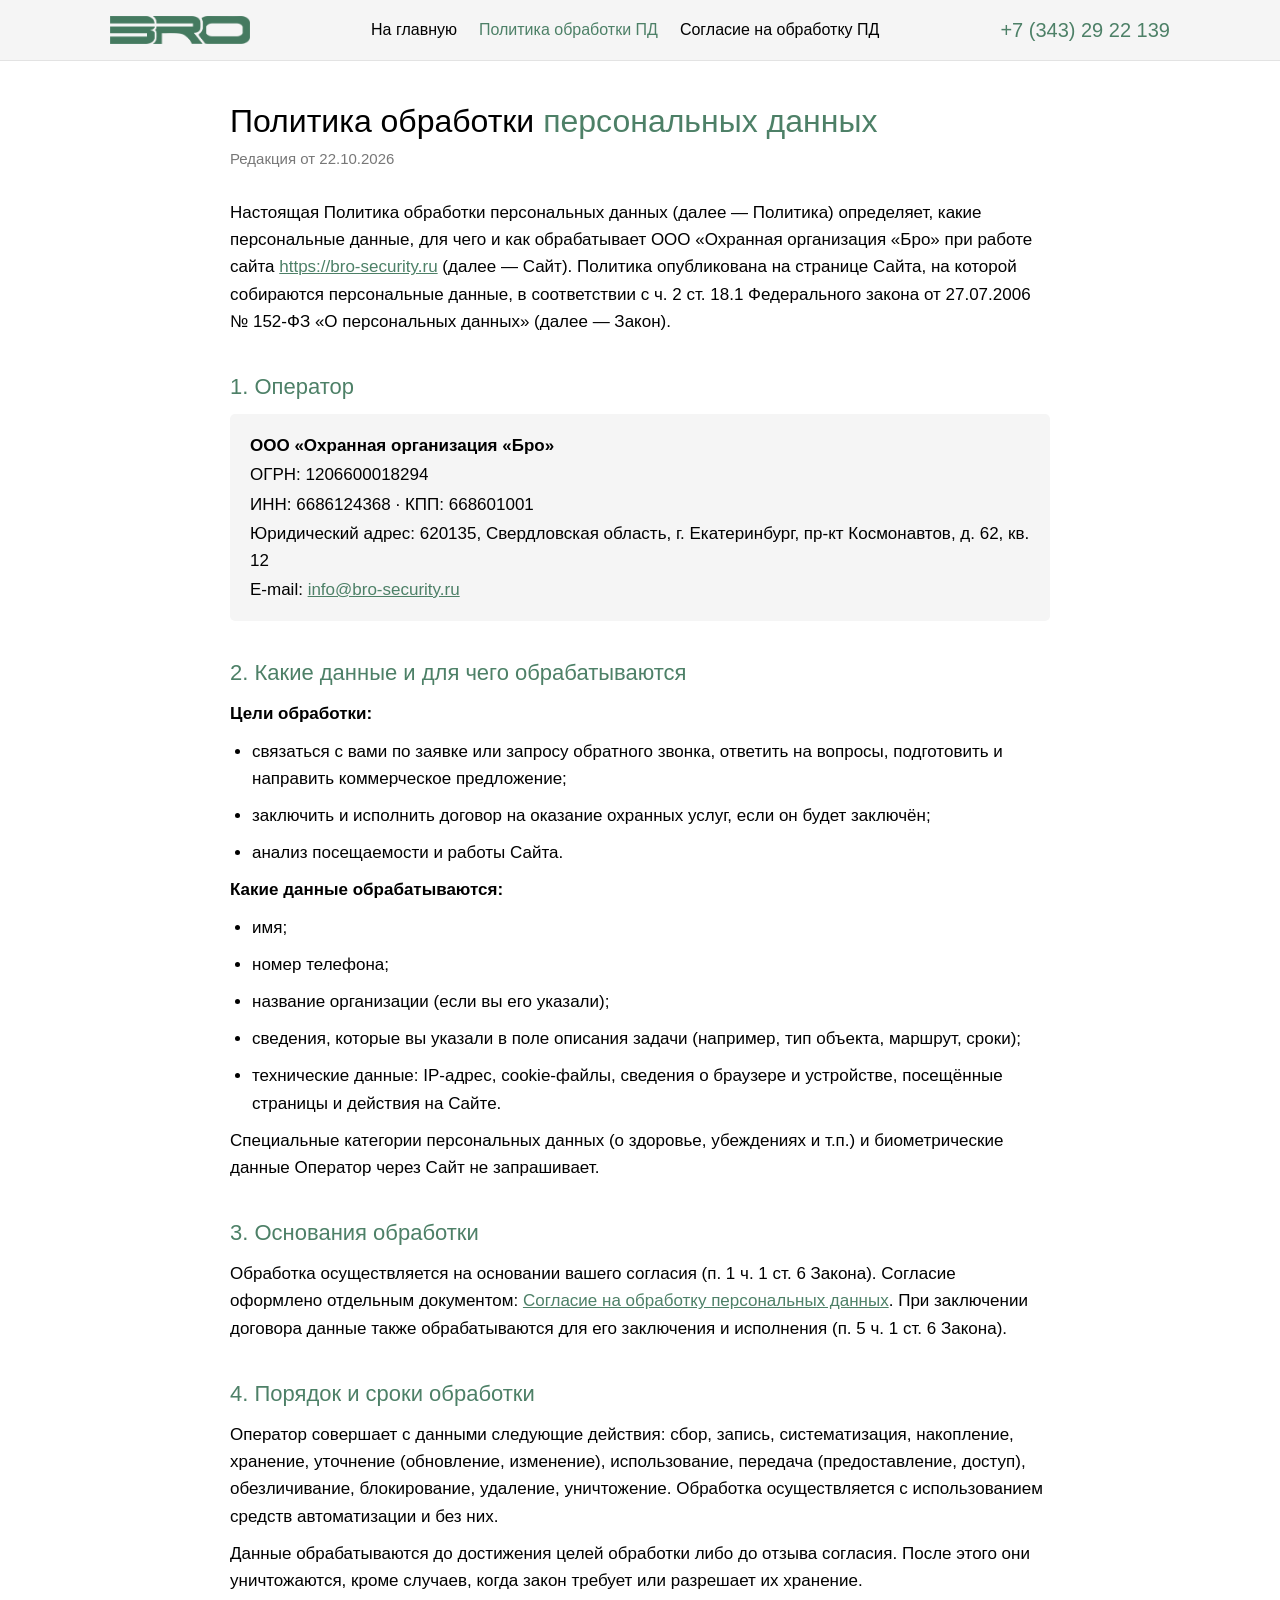
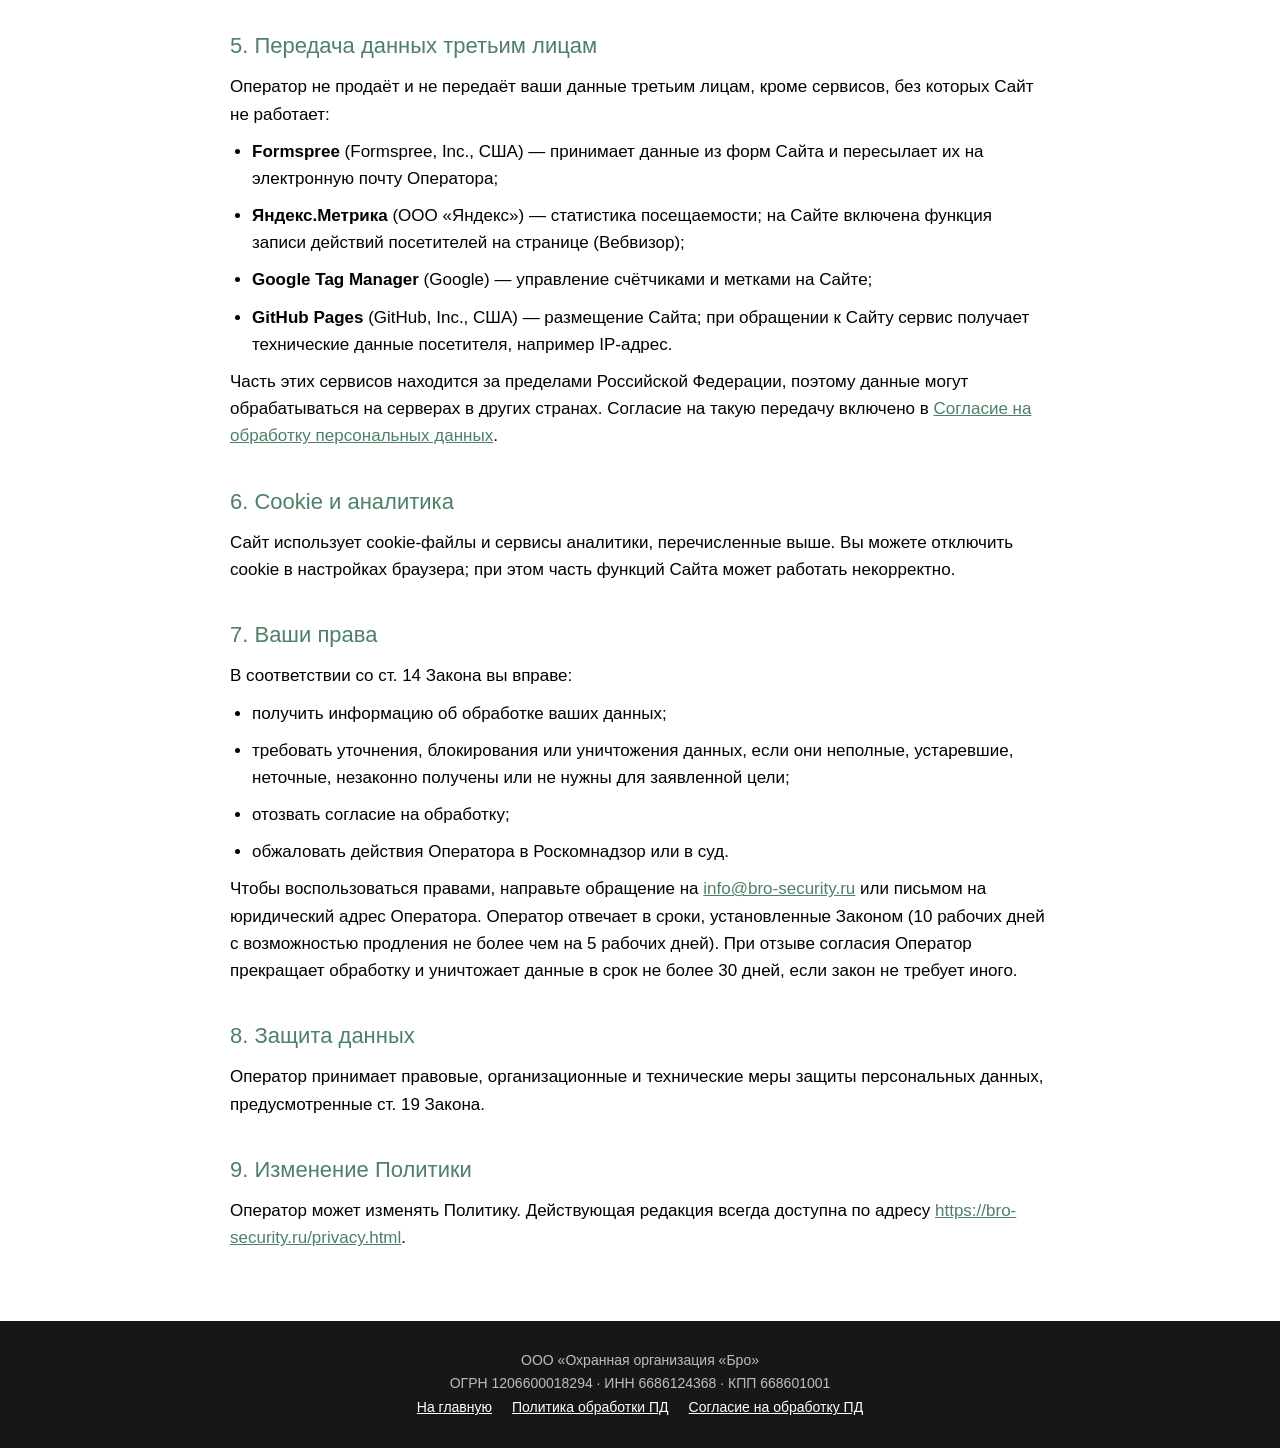
<file: privacy.html>
<!DOCTYPE html>
<html lang="ru">
<head>
<meta charset="utf-8">
<meta name="viewport" content="width=device-width, initial-scale=1">
<title>Политика обработки персональных данных — ООО «Охранная организация «Бро»</title>
<meta name="description" content="Политика обработки персональных данных. ООО «Охранная организация «Бро», Екатеринбург.">
<link rel="canonical" href="https://bro-security.ru/privacy.html">
<style>
/* Foros — те же файлы, что на главной */
@font-face{font-family:'Foros';src:url('https://static.tildacdn.com/tild3436-6261-4937-a261-316136353331/Foros-Regular.woff') format('woff');font-weight:100;font-style:normal;font-display:swap}
@font-face{font-family:'Foros';src:url('https://static.tildacdn.com/tild3861-6639-4363-b961-633565393035/Foros-Regular.woff') format('woff');font-weight:300;font-style:normal;font-display:swap}
@font-face{font-family:'Foros';src:url('https://static.tildacdn.com/tild3533-3731-4931-b564-626432386461/Foros-Medium.woff') format('woff');font-weight:400;font-style:normal;font-display:swap}
@font-face{font-family:'Foros';src:url('https://static.tildacdn.com/tild3735-6530-4963-a665-343436623465/Foros-Medium.woff') format('woff');font-weight:500;font-style:normal;font-display:swap}
@font-face{font-family:'Foros';src:url('https://static.tildacdn.com/tild3139-3165-4436-b564-633635333136/Foros-Bold.woff') format('woff');font-weight:600;font-style:normal;font-display:swap}
@font-face{font-family:'Foros';src:url('https://static.tildacdn.com/tild6666-3035-4164-b338-656164316236/Foros-ExtraBold.woff') format('woff');font-weight:700;font-style:normal;font-display:swap}
b{font-weight:600}
*{box-sizing:border-box}
body{margin:0;font-family:'Foros',Arial,sans-serif;font-weight:300;color:#000;background:#fff;line-height:1.6;font-size:17px}
a{color:#4d8067}
.hdr{background:#f5f5f5;border-bottom:1px solid #e3e3e3}
.hdr__in{max-width:1100px;margin:0 auto;padding:14px 20px;display:flex;align-items:center;justify-content:space-between;gap:16px;flex-wrap:wrap}
.hdr img{width:140px;height:auto;display:block}
.hdr nav{display:flex;gap:22px;flex-wrap:wrap;font-size:16px}
.hdr nav a{color:#000;text-decoration:none}
.hdr nav a:hover,.hdr nav a.cur{color:#4d8067}
.hdr__ph{color:#4d8067;text-decoration:none;font-size:20px}
main{max-width:860px;margin:0 auto;padding:40px 20px 60px}
h1{font-size:32px;line-height:1.25;font-weight:500;margin:0 0 6px}
h1 span{color:#4d8067}
.date{color:#777;font-size:15px;margin-bottom:28px}
h2{font-size:22px;font-weight:500;margin:34px 0 10px;color:#4d8067}
p,li{margin:0 0 10px}
ul{padding-left:22px;margin:0 0 10px}
.req{background:#f5f5f5;border-radius:5px;padding:16px 20px;margin:10px 0 10px}
.req p{margin:2px 0}
.ftr{background:#171717;color:#bdbdbd;text-align:center;padding:28px 20px;font-size:14px;line-height:1.6}
.ftr a{color:#fff;margin:2px 10px;display:inline-block;white-space:nowrap}
@media(max-width:600px){.ftr a{display:block;margin:8px 0}}
</style>
</head>
<body>
<div class="hdr"><div class="hdr__in">
<a href="index.html"><img src="images/tild3232-3034-4235-a638-353331643831__bro-2_1.png" alt="БРО"></a>
<nav>
<a href="index.html">На главную</a>
<a href="privacy.html" class="cur">Политика обработки ПД</a>
<a href="consent.html">Согласие на обработку ПД</a>
</nav>
<a class="hdr__ph" href="tel:+73432922139">+7 (343) 29 22 139</a>
</div></div>
<main>
<h1>Политика обработки <span>персональных данных</span></h1>
<div class="date">Редакция от 22.10.2026</div>

<p>Настоящая Политика обработки персональных данных (далее — Политика) определяет, какие персональные данные, для чего и как обрабатывает ООО «Охранная организация «Бро» при работе сайта <a href="index.html">https://bro-security.ru</a> (далее — Сайт). Политика опубликована на странице Сайта, на которой собираются персональные данные, в соответствии с ч. 2 ст. 18.1 Федерального закона от 27.07.2006 № 152-ФЗ «О персональных данных» (далее — Закон).</p>

<h2>1. Оператор</h2>
<div class="req"><p><b>ООО «Охранная организация «Бро»</b></p><p>ОГРН: 1206600018294</p><p>ИНН: 6686124368 · КПП: 668601001</p><p>Юридический адрес: 620135, Свердловская область, г. Екатеринбург, пр-кт Космонавтов, д. 62, кв. 12</p><p>E-mail: <a href="mailto:info@bro-security.ru">info@bro-security.ru</a></p></div>

<h2>2. Какие данные и для чего обрабатываются</h2>
<p><b>Цели обработки:</b></p>
<ul>
<li>связаться с вами по заявке или запросу обратного звонка, ответить на вопросы, подготовить и направить коммерческое предложение;</li>
<li>заключить и исполнить договор на оказание охранных услуг, если он будет заключён;</li>
<li>анализ посещаемости и работы Сайта.</li>
</ul>
<p><b>Какие данные обрабатываются:</b></p>
<ul>
<li>имя;</li>
<li>номер телефона;</li>
<li>название организации (если вы его указали);</li>
<li>сведения, которые вы указали в поле описания задачи (например, тип объекта, маршрут, сроки);</li>
<li>технические данные: IP-адрес, cookie-файлы, сведения о браузере и устройстве, посещённые страницы и действия на Сайте.</li>
</ul>
<p>Специальные категории персональных данных (о здоровье, убеждениях и т.п.) и биометрические данные Оператор через Сайт не запрашивает.</p>

<h2>3. Основания обработки</h2>
<p>Обработка осуществляется на основании вашего согласия (п. 1 ч. 1 ст. 6 Закона). Согласие оформлено отдельным документом: <a href="consent.html">Согласие на обработку персональных данных</a>. При заключении договора данные также обрабатываются для его заключения и исполнения (п. 5 ч. 1 ст. 6 Закона).</p>

<h2>4. Порядок и сроки обработки</h2>
<p>Оператор совершает с данными следующие действия: сбор, запись, систематизация, накопление, хранение, уточнение (обновление, изменение), использование, передача (предоставление, доступ), обезличивание, блокирование, удаление, уничтожение. Обработка осуществляется с использованием средств автоматизации и без них.</p>
<p>Данные обрабатываются до достижения целей обработки либо до отзыва согласия. После этого они уничтожаются, кроме случаев, когда закон требует или разрешает их хранение.</p>

<h2>5. Передача данных третьим лицам</h2>
<p>Оператор не продаёт и не передаёт ваши данные третьим лицам, кроме сервисов, без которых Сайт не работает:</p>
<ul>
<li><b>Formspree</b> (Formspree, Inc., США) — принимает данные из форм Сайта и пересылает их на электронную почту Оператора;</li>
<li><b>Яндекс.Метрика</b> (ООО «Яндекс») — статистика посещаемости; на Сайте включена функция записи действий посетителей на странице (Вебвизор);</li>
<li><b>Google Tag Manager</b> (Google) — управление счётчиками и метками на Сайте;</li>
<li><b>GitHub Pages</b> (GitHub, Inc., США) — размещение Сайта; при обращении к Сайту сервис получает технические данные посетителя, например IP-адрес.</li>
</ul>
<p>Часть этих сервисов находится за пределами Российской Федерации, поэтому данные могут обрабатываться на серверах в других странах. Согласие на такую передачу включено в <a href="consent.html">Согласие на обработку персональных данных</a>.</p>

<h2>6. Cookie и аналитика</h2>
<p>Сайт использует cookie-файлы и сервисы аналитики, перечисленные выше. Вы можете отключить cookie в настройках браузера; при этом часть функций Сайта может работать некорректно.</p>

<h2>7. Ваши права</h2>
<p>В соответствии со ст. 14 Закона вы вправе:</p>
<ul>
<li>получить информацию об обработке ваших данных;</li>
<li>требовать уточнения, блокирования или уничтожения данных, если они неполные, устаревшие, неточные, незаконно получены или не нужны для заявленной цели;</li>
<li>отозвать согласие на обработку;</li>
<li>обжаловать действия Оператора в Роскомнадзор или в суд.</li>
</ul>
<p>Чтобы воспользоваться правами, направьте обращение на <a href="mailto:info@bro-security.ru">info@bro-security.ru</a> или письмом на юридический адрес Оператора. Оператор отвечает в сроки, установленные Законом (10 рабочих дней с возможностью продления не более чем на 5 рабочих дней). При отзыве согласия Оператор прекращает обработку и уничтожает данные в срок не более 30 дней, если закон не требует иного.</p>

<h2>8. Защита данных</h2>
<p>Оператор принимает правовые, организационные и технические меры защиты персональных данных, предусмотренные ст. 19 Закона.</p>

<h2>9. Изменение Политики</h2>
<p>Оператор может изменять Политику. Действующая редакция всегда доступна по адресу <a href="privacy.html">https://bro-security.ru/privacy.html</a>.</p>

</main>
<div class="ftr">
ООО «Охранная организация «Бро»<br>ОГРН 1206600018294 · ИНН 6686124368 · КПП 668601001<br>
<a href="index.html">На главную</a><a href="privacy.html">Политика обработки ПД</a><a href="consent.html">Согласие на обработку ПД</a>
</div>
</body>
</html>
</file>
<file: css/tilda-grid-3.0.min.css>
*,*:before,*:after{-webkit-box-sizing:content-box;-moz-box-sizing:content-box;box-sizing:content-box}div,span,h1,h2,h3,h4,h5,h6,p,blockquote,pre,a,code,img,b,u,i,center,table,tr,th,td,video{margin:0;padding:0;border:0}sup{line-height:0;font-size:smaller;vertical-align:super}sub{line-height:0;font-size:smaller;vertical-align:sub}.t-clear{clear:both}.t-row{margin:0}.t-container{margin-left:auto;margin-right:auto;width:100%;max-width:1200px;padding:0}.t-container.flexx{display:-webkit-box;display:-moz-box;display:-ms-flexbox;display:-webkit-flex;display:flex}.t-container_flex{display:-webkit-box;display:-moz-box;display:-ms-flexbox;display:-webkit-flex;display:flex}.t-container_100{width:100%;padding:0}.t-container_10{margin-left:auto;margin-right:auto;width:100%;max-width:1000px;padding:0}.t-container_8{margin-left:auto;margin-right:auto;width:100%;max-width:800px;padding:0}.t-container:before,.t-container:after,.t-container_10:before,.t-container_10:after,.t-container_8:before,.t-container_8:after,.t-container_100:before,.t-container_100:after{display:table;content:" ";width:0}.t-container:after,.t-container_10:after,.t-container_8:after,.t-container_100:after{clear:both}.t-col{display:inline;float:left;margin-left:20px;margin-right:20px;width:100%}.t-col.flexx{align-items:stretch;height:inherit;margin-top:auto;margin-bottom:auto}.t-col_flex{align-items:stretch;height:inherit;margin-top:auto;margin-bottom:auto}.t-col_1{max-width:60px}.t-col_2{max-width:160px}.t-col_3{max-width:260px}.t-col_4{max-width:360px}.t-col_5{max-width:460px}.t-col_6{max-width:560px}.t-col_7{max-width:660px}.t-col_8{max-width:760px}.t-col_9{max-width:860px}.t-col_10{max-width:960px}.t-col_11{max-width:1060px}.t-col_12{max-width:1160px}.t-col_100{max-width:100vw}.t-prefix_1{padding-left:100px}.t-prefix_2{padding-left:200px}.t-prefix_3{padding-left:300px}.t-prefix_4{padding-left:400px}.t-prefix_5{padding-left:500px}.t-prefix_6{padding-left:600px}.t-prefix_7{padding-left:700px}.t-prefix_8{padding-left:800px}.t-prefix_9{padding-left:900px}.t-prefix_10{padding-left:1000px}.t-prefix_11{padding-left:1100px}.t-prefix_12{padding-left:1200px}.t-width{width:100%}.t-width_1{max-width:60px}.t-width_2{max-width:160px}.t-width_3{max-width:260px}.t-width_4{max-width:360px}.t-width_5{max-width:460px}.t-width_6{max-width:560px}.t-width_7{max-width:660px}.t-width_8{max-width:760px}.t-width_9{max-width:860px}.t-width_10{max-width:960px}.t-width_11{max-width:1060px}.t-width_12{max-width:1160px}.t-width_100{max-width:100%}.t-cell{display:table-cell;vertical-align:middle;height:100%;margin-left:0;margin-right:0}.t-cell_25{width:25vw}.t-cell_33{width:33.3333333vw}.t-cell_50{width:50vw}.t-cell_100{width:100vw}@media screen and (max-width:1200px){.t-container{max-width:960px;padding:0}.t-container_10{max-width:780px}.t-container_8{max-width:640px}.t-col{display:inline;float:left;margin-left:10px;margin-right:10px;width:100%}.t-col_1{max-width:60px}.t-col_2{max-width:140px}.t-col_3{max-width:220px}.t-col_4{max-width:300px}.t-col_5{max-width:380px}.t-col_6{max-width:460px}.t-col_7{max-width:540px}.t-col_8{max-width:620px}.t-col_9{max-width:700px}.t-col_10{max-width:780px}.t-col_11{max-width:860px}.t-col_12{max-width:940px}.t-prefix_1{padding-left:80px}.t-prefix_2{padding-left:160px}.t-prefix_3{padding-left:240px}.t-prefix_4{padding-left:320px}.t-prefix_5{padding-left:400px}.t-prefix_6{padding-left:480px}.t-prefix_7{padding-left:560px}.t-prefix_8{padding-left:640px}.t-prefix_9{padding-left:720px}.t-prefix_10{padding-left:800px}.t-prefix_11{padding-left:880px}.t-prefix_12{padding-left:960px}.t-width_1{max-width:60px}.t-width_2{max-width:140px}.t-width_3{max-width:220px}.t-width_4{max-width:300px}.t-width_5{max-width:380px}.t-width_6{max-width:460px}.t-width_7{max-width:540px}.t-width_8{max-width:620px}.t-width_9{max-width:700px}.t-width_10{max-width:780px}.t-width_11{max-width:860px}.t-width_12{max-width:940px}.t-width_100{max-width:100%}}@media screen and (max-width:960px){.t-container{max-width:640px}.t-container.flexx{display:block}.t-container_flex{display:block}.t-col{display:block;float:none;padding-left:20px;padding-right:20px;margin:0;width:100%;max-width:100%;box-sizing:border-box}.t-col_1,.t-col_2,.t-col_3,.t-col_4,.t-col_5,.t-col_6,.t-col_7,.t-col_8,.t-col_9,.t-col_10,.t-col_11,.t-col_12{width:100%;max-width:100%}.t-prefix_1,.t-prefix_2,.t-prefix_3,.t-prefix_4,.t-prefix_5,.t-prefix_6,.t-prefix_7,.t-prefix_8,.t-prefix_9,.t-prefix_10,.t-prefix_11,.t-prefix_12{padding-left:none}}
</file>
<file: css/tilda-blocks-page13606999.min.css>
.csssize{height:8731px}.t-body{margin:0}#allrecords{-webkit-font-smoothing:antialiased;background-color:none}#allrecords a{color:#ff8562;text-decoration:none}#allrecords a,#allrecords button,#allrecords .t-radio,#allrecords .t-checkbox,#allrecords .t-img-select{outline:none}#allrecords a:focus-visible,#allrecords button:focus-visible,#allrecords .t-focusable,#allrecords .t-focusable .t-btn,#allrecords .t-focusable .t-btntext,#allrecords .t-img-select:focus-visible+.t-img-select__indicator,#allrecords .t-img-select:focus-visible+.t-img-select__indicator:after,#allrecords .t-radio:focus-visible+.t-radio__indicator,#allrecords .t-checkbox:focus-visible+.t-checkbox__indicator{outline-color:#2015FF;outline-offset:4px;outline-style:auto}#allrecords .t-descr a:focus-visible,#allrecords .t-sociallinks a:focus-visible,#allrecords .ya-share2__link:focus-visible{outline-offset:2px}#allrecords a[href^=tel]{color:inherit;text-decoration:none}#allrecords ol{padding-left:22px}#allrecords ul{padding-left:20px}#allrecords b,#allrecords strong{font-weight:700}@media print{body,html{min-width:1200px;max-width:1200px;padding:0;margin:0 auto;border:none}}.t-records{-webkit-font_smoothing:antialiased;background-color:none}.t-records a{color:#ff8562;text-decoration:none}.t-records a[href^=tel]{color:inherit;text-decoration:none}.t-records ol{padding-left:22px;margin-top:0;margin-bottom:10px}.t-records ul{padding-left:20px;margin-top:0;margin-bottom:10px}.t-mbfix{opacity:.01;-webkit-transform:translateX(0);-ms-transform:translateX(0);transform:translateX(0);position:fixed;width:100%;height:500px;background-color:white;top:0;left:0;z-index:10000;-webkit-transition:all 0.1s ease;transition:all 0.1s ease}.t-mbfix_hide{-webkit-transform:translateX(3000px);-ms-transform:translateX(3000px);transform:translateX(3000px)}img:not([src]){visibility:hidden}.t-body_scroll-locked{position:fixed;left:0;width:100%;height:100%;overflow:hidden}.r_anim{-webkit-transition:opacity 0.5s;transition:opacity 0.5s}.r_hidden{opacity:0}.r_showed{opacity:1}.t-text{font-family:'Foros',Arial,sans-serif;font-weight:300;color:#000000}.t-text_xs{font-size:15px;line-height:1.55}.t-text_sm{font-size:18px;line-height:1.55}.t-text_md{font-size:20px;line-height:1.55}.t-name{font-family:'Foros',Arial,sans-serif;font-weight:600;color:#000000}.t-name_xs{font-size:16px;line-height:1.35}.t-name_md{font-size:20px;line-height:1.35}.t-name_xl{font-size:24px;line-height:1.35}.t-heading{font-family:'Foros',Arial,sans-serif;font-weight:600;color:#000000}.t-heading_sm{font-size:28px;line-height:1.17}.t-heading_md{font-size:30px;line-height:1.17}.t-title{font-family:'Foros',Arial,sans-serif;font-weight:600;color:#000000}.t-title_xxs{font-size:36px;line-height:1.23}.t-title_xs{font-size:42px;line-height:1.23}.t-title_xxl{font-size:82px;line-height:1.17}.t-descr{font-family:'Foros',Arial,sans-serif;font-weight:300;color:#000000}.t-descr_xxs{font-size:14px;line-height:1.55}.t-descr_xs{font-size:16px;line-height:1.55}.t-descr_sm{font-size:18px;line-height:1.55}.t-descr_md{font-size:20px;line-height:1.55}.t-descr_xl{font-size:24px;line-height:1.5}.t-descr_xxxl{font-size:30px;line-height:1.45;letter-spacing:.45}.t-btn{display:inline-block;font-family:'Foros',Arial,sans-serif;border:0 none;text-align:center;white-space:nowrap;vertical-align:middle;font-weight:700;background-image:none;cursor:pointer;-webkit-appearance:none;-webkit-user-select:none;-moz-user-select:none;-ms-user-select:none;-o-user-select:none;user-select:none;-webkit-box-sizing:border-box;-moz-box-sizing:border-box;box-sizing:border-box}.t-btn td{vertical-align:middle}.t-btn_sending{opacity:.5}.t-btn_xs{height:35px;font-size:13px;padding-left:15px;padding-right:15px}.t-btn_sm{height:45px;font-size:14px;padding-left:30px;padding-right:30px}.t-align_center{text-align:center}.t-align_left{text-align:left}.t-margin_auto{margin-left:auto;margin-right:auto}.t-popup{display:none}.t-submit{font-family:'Foros',Arial,sans-serif}.t-input{font-family:'Foros',Arial,sans-serif}.t-input__vis-ph{font-family:'Foros',Arial,sans-serif}.t-select{font-family:'Foros',Arial,sans-serif}.t-input-error{font-family:'Foros',Arial,sans-serif}.t-form__errorbox-wrapper{font-family:'Foros',Arial,sans-serif}.t-form__errorbox-text{font-family:'Foros',Arial,sans-serif}.t-form__errorbox-item{font-family:'Foros',Arial,sans-serif}.t-form__successbox{font-family:'Foros',Arial,sans-serif}.t-rec_pt_0{padding-top:0}.t-rec_pt_15{padding-top:15px}.t-rec_pt_30{padding-top:30px}.t-rec_pt_60{padding-top:60px}.t-rec_pb_0{padding-bottom:0}.t-rec_pb_15{padding-bottom:15px}.t-rec_pb_30{padding-bottom:30px}.t-rec_pb_60{padding-bottom:60px}@media screen and (max-width:1200px){.t-text_xs{font-size:14px}.t-text_sm{font-size:16px}.t-text_md{font-size:18px}.t-descr_xxs{font-size:12px}.t-descr_xs{font-size:14px}.t-descr_sm{font-size:16px}.t-descr_md{font-size:18px}.t-descr_xl{font-size:22px}.t-descr_xxxl{font-size:26px}.t-title_xxs{font-size:32px}.t-title_xs{font-size:38px}.t-title_xxl{font-size:78px}.t-name_xs{font-size:14px}.t-name_md{font-size:18px}.t-name_xl{font-size:22px}.t-heading_sm{font-size:26px}.t-heading_md{font-size:28px}}@media screen and (max-width:640px){.t-text_xs{font-size:12px;line-height:1.45}.t-text_sm{font-size:14px;line-height:1.45}.t-text_md{font-size:16px;line-height:1.45}.t-descr_xs{font-size:12px;line-height:1.45}.t-descr_sm{font-size:14px;line-height:1.45}.t-descr_md{font-size:16px;line-height:1.45}.t-descr_xl{font-size:20px;line-height:1.4}.t-descr_xxxl{font-size:22px}.t-title_xxs{font-size:28px}.t-title_xs{font-size:30px}.t-title_xxl{font-size:36px}.t-name_xs{font-size:12px}.t-name_md{font-size:16px}.t-name_xl{font-size:20px}.t-heading_sm{font-size:24px}.t-heading_md{font-size:24px}.t-btn{white-space:normal}.t-btn_sm{padding-left:20px;padding-right:20px}}@media screen and (max-width:480px){.t-title_xxl{font-size:30px}.t-rec_pt_0{padding-top:0}.t-rec_pt_15{padding-top:15px}.t-rec_pt_30{padding-top:30px}.t-rec_pt_60{padding-top:60px}.t-rec_pb_0{padding-bottom:0}.t-rec_pb_15{padding-bottom:15px}.t-rec_pb_30{padding-bottom:30px}.t-rec_pb_60{padding-bottom:60px}.t-btn_xs{height:40px}.t-btn_sm{height:50px}}@media screen and (max-width:1200px){.t-screenmin-1200px{display:none}}@media screen and (max-width:980px){.t-screenmin-980px{display:none}}@media screen and (max-width:640px){.t-screenmin-640px{display:none}}@media screen and (max-width:480px){.t-screenmin-480px{display:none}}@media screen and (max-width:320px){.t-screenmin-320px{display:none}}@media screen and (min-width:321px){.t-screenmax-320px{display:none}}@media screen and (min-width:481px){.t-screenmax-480px{display:none}}@media screen and (min-width:641px){.t-screenmax-640px{display:none}}@media screen and (min-width:981px){.t-screenmax-980px{display:none}}@media screen and (min-width:1201px){.t-screenmax-1200px{display:none}}@font-face{font-family:'Foros';src:url('https://static.tildacdn.com/tild3436-6261-4937-a261-316136353331/Foros-Regular.woff') format('woff');font-weight:100;font-style:normal}@font-face{font-family:'Foros';src:url('https://static.tildacdn.com/tild3861-6639-4363-b961-633565393035/Foros-Regular.woff') format('woff');font-weight:300;font-style:normal}@font-face{font-family:'Foros';src:url('https://static.tildacdn.com/tild3533-3731-4931-b564-626432386461/Foros-Medium.woff') format('woff');font-weight:400;font-style:normal}@font-face{font-family:'Foros';src:url('https://static.tildacdn.com/tild3735-6530-4963-a665-343436623465/Foros-Medium.woff') format('woff');font-weight:500;font-style:normal}@font-face{font-family:'Foros';src:url('https://static.tildacdn.com/tild3139-3165-4436-b564-633635333136/Foros-Bold.woff') format('woff');font-weight:600;font-style:normal}@font-face{font-family:'Foros';src:url('https://static.tildacdn.com/tild6666-3035-4164-b338-656164316236/Foros-ExtraBold.woff') format('woff');font-weight:700;font-style:normal}.t396{-webkit-text-size-adjust:100%}.t396__iframe{z-index:10000;background-color:#fff;width:100vw;height:100vh;position:fixed;top:0;left:0;border:0}.t396__body_overflow_hidden{overflow:hidden}.t396__display_none{display:none}.t396__artboard{position:relative;width:100%;height:100vh;overflow:hidden}.t396__artboard .t396__artboard_scale{overflow:visible}.t396__artboard.t396__artboard_scale .t396__elem[data-elem-type="text"] .tn-atom{word-break:normal;-moz-osx-font-smoothing:grayscale}.t396__artboard_scale .t396__carrier,.t396__artboard_scale .t396__filter{transform-origin:top left}.tn-atom__scale-wrapper{width:inherit;height:inherit}.t396__elem .tn-atom__scale-wrapper .tn-atom{width:inherit;height:inherit!important;box-sizing:border-box}.t396__artboard.rendering .tn-elem{visibility:hidden}.t396__artboard.rendered .tn-elem{visibility:visible}.t396__carrier{position:absolute;left:0;top:0;z-index:0;width:100%;height:100vh;-moz-transform:unset}.t396__filter{position:absolute;left:0;top:0;z-index:1;width:100%;height:100vh;transform:translateZ(0)}.t396__elem{position:absolute;box-sizing:border-box;display:table}.t396 .tn-atom{display:table-cell;vertical-align:middle;width:100%;-webkit-text-size-adjust:100%;-moz-text-size-adjust:100%;-ms-text-size-adjust:100%}@media screen and (max-width:959px){.t396_safari .t396__artboard_scale .tn-atom{-webkit-text-size-adjust:auto;-moz-text-size-adjust:auto;-ms-text-size-adjust:auto}}.t396 .tn-atom ul,.t396 .tn-atom ol{margin-bottom:0}.t396_safari .tn-atom:not(.tn-atom__form){transform:translateZ(0)}.t396 a.tn-atom{text-decoration:none}.t396 .tn-atom__img{width:100%;display:block}.t396 .tn-atom__html{vertical-align:top}.t396 .tn-atom__pin{border-radius:1000px;border-style:solid}.t396 .tn-atom__pin_onclick{cursor:pointer}.t396 .tn-atom__tip{position:absolute;box-sizing:border-box;width:300px;max-width:90vw;padding:15px;display:none}.t396 .tn-atom__pin:hover .tn-atom__tip{display:none}.t396 .tn-atom__tip-img{width:100%;display:block;margin-bottom:10px}.t396 .tn-atom__tip[data-tip-pos=top]{bottom:100%;margin-bottom:15px;left:50%;transform:translateX(-50%)}.t396 .tn-atom__tip[data-tip-pos=bottom]{top:100%;margin-top:15px;left:50%;transform:translateX(-50%)}.t396 .tn-atom__tip[data-tip-pos=left]{right:100%;margin-right:15px;top:50%;transform:translateY(-50%)}.t396 .tn-atom__tip[data-tip-pos=right]{left:100%;margin-left:15px;top:50%;transform:translateY(-50%)}.t396__ui{position:absolute;top:16px;left:196px;background-color:#fa876b;color:#000!important;height:30px;line-height:30px;width:100px;z-index:1000;text-align:center;border-radius:3px;display:none;font-size:14px}.t396__artboard.t396__artboard-fixed-active{transform:none!important;opacity:1!important}.t396__artboard-fixed-no-bg,.t396__artboard-fixed-innactive,.t396__artboard-fixed-innactive .t396__elem,.t396__artboard-fixed-no-bg.t396__artboard-fixed-innactive .t396__elem{pointer-events:none}.t396__artboard-fixed-no-bg .t396__elem{pointer-events:auto}.t396__elem-flex{position:relative!important;left:initial!important;top:initial!important;height:-webkit-fit-content;height:-moz-fit-content;height:fit-content;-ms-flex-negative:0;flex-shrink:0}.t-menusub__menu{display:none}.t228{width:100%;height:80px;z-index:2000;position:fixed;top:0;box-shadow:0 1px 3px rgba(0,0,0,0);transition:background-color .3s linear}.t228__beforeready{visibility:hidden}.t228__maincontainer{width:100%;height:80px;display:table}.t228__maincontainer.t228__c12collumns{max-width:1200px;margin:0 auto}.t228__leftside{display:table-cell;vertical-align:middle}.t228__centerside{display:table-cell;vertical-align:middle;text-align:center;width:100%}.t228__centerside.t228__menualign_left{text-align:left}.t228__centerside.t228__menualign_right{text-align:right}.t228__rightside{display:table-cell;vertical-align:middle;text-align:right}.t228__right_langs_lang a[href=""]{cursor:text}.t228 .lastside{display:table-cell;vertical-align:middle}.t228__padding40px{width:40px}.t228__maincontainer.t228__c12collumns .t228__padding40px{width:20px}.t228__imgwrapper{display:inline-block}.t228__logo{display:inline-block;font-size:24px;font-weight:400;white-space:nowrap;padding-right:30px}.t228__imglogo{margin-right:30px;vertical-align:middle}.t228__list{font-size:0;transition:opacity ease-in-out .2s}#allrecords ul.t228__list{margin:0;padding:0;list-style-type:none}.t228__list_item{clear:both;font-family:'Foros',Arial,sans-serif;font-size:16px;display:inline-block;padding-left:15px;padding-right:15px;margin:0;color:#000000;white-space:nowrap}.t228__list_item .t-active{opacity:.7}.t228__list_hidden{opacity:0}.t228__list_item:first-child{padding-left:0}.t228__list_item:last-child{padding-right:0}.t228__leftcontainer{display:inline-block}.t228__rightcontainer{display:table;text-align:right;width:auto;position:relative;float:right}.t228__right_descr{padding-left:30px;display:table-cell;vertical-align:middle;white-space:nowrap;font-family:'Foros',Arial,sans-serif;font-size:13px;color:#000000}.t228__right_buttons{padding-left:30px;display:table-cell;vertical-align:middle}.t228__right_buttons_wrap{display:table;width:auto;float:right}.t228__right_buttons_but{display:table-cell;vertical-align:middle}.t228__right_buttons_but a{display:-webkit-flex;display:-ms-flexbox;display:flex;-webkit-justify-content:center;-ms-flex-pack:center;justify-content:center;-webkit-align-items:center;-ms-flex-align:center;align-items:center}.t228__right_share_buttons{display:table-cell;vertical-align:middle;min-width:220px}.t228 .b-share{display:table!important;float:right}.t228 .b-share-btn__wrap{display:table-cell!important;float:none!important;padding-left:5px!important}.t228__right_langs{padding-left:30px;display:table-cell;vertical-align:middle}.t228__right_langs_wrap{display:table;width:auto;float:right}.t228__right_langs_lang{display:table-cell;vertical-align:middle;padding:0 10px;font-family:'Foros',Arial,sans-serif;font-size:16px;color:#000000;word-break:keep-all}.t228 .t-sociallinks,.t228__right_social_links{padding-left:30px;display:table-cell;vertical-align:middle;line-height:0}.t228 .t-sociallinks__wrapper,.t228__right_social_links_wrap{display:table;width:auto}#allrecords .t228 ul.t-sociallinks__wrapper{margin-bottom:0;padding-left:0;list-style:none}.t228 .t-sociallinks a,.t228__right_social_links a{display:block;vertical-align:middle}.t228 .t-sociallinks__item,.t228__right_social_links_item{display:table-cell;vertical-align:middle;padding:0 5px}.t228__mobile{display:none;width:100%;top:0;z-index:990}.t228 a,#allrecords .t228 a{text-decoration:none;color:#000000}.t228 .t-btn{height:40px;font-size:14px;padding-left:30px;padding-right:30px;margin-left:10px}.t228__right_langs_lang a,.t228__right_langs_lang .t794__tm-link{white-space:nowrap}@media screen and (max-width:1200px){.t228__padding40px{width:20px}.t228__maincontainer.t228__c12collumns .t228__padding40px{width:20px}.t228__imglogo{margin-right:15px}.t228__logo{padding-right:15px}.t228__right_descr{padding-left:15px}.t228__right_buttons{padding-left:15px}.t228__right_share_buttons{padding-left:15px}.t228__right_langs{padding-left:15px}.t228 .t-sociallinks,.t228__right_social_links{padding-left:15px}}@media screen and (max-width:980px){.t228__list_hidden{opacity:1}.t228{position:static;text-align:center;display:block;margin:0;padding:0;height:auto!important}.t228__maincontainer{height:auto!important;display:block}.t228__mobile.t228__positionfixed+.t228.t228__positionfixed{top:64px}.t228__leftside,.t228__rightside,.t228__centerside{display:block;text-align:center;float:none}.t228__leftcontainer,.t228__centercontainer,.t228__rightcontainer{padding:20px 0}.t228__imglogo{width:auto!important;box-sizing:border-box;padding:20px;margin:0 auto}.t228__imglogomobile.t228__imglogo{width:100%!important;min-width:100%!important}.t228__padding40px{display:none}.t228__padding10px{display:none}.t228__rightcontainer{display:table;position:static;float:none;text-align:center;margin:0 auto}.t228__right_share_buttons{display:table;position:static;padding:15px 0;margin:0 auto;text-align:center;float:none;min-width:inherit}.t228__right_buttons{display:table;padding:15px 0;margin:0 auto;text-align:center}.t228 .t-sociallinks,.t228__right_descr,.t228__right_langs,.t228__right_social_links{display:table;padding:10px 0;margin:0 auto;text-align:center}.t228__logo{text-align:center;margin:20px}.t228 img{float:inherit}.t228 .t228__list_item{display:block;text-align:center;padding:10px!important;white-space:normal}.t228__list_item a{display:inline-block}.t228 .t-btn{margin-left:5px;margin-left:5px}.t228__logo{white-space:normal;padding:0}}@media screen and (max-width:640px){.t228__right_buttons_but{display:table;padding:0 0;margin:0 auto 10px}}.t228__overflow{overflow:scroll}.t228__positionabsolute{position:absolute}.t228__mobile.t228__positionfixed{position:fixed}.t228__positionstatic{position:static}.t228 .ya-share2__list{margin-bottom:0}.t228 .ya-share2__container_size_m .ya-share2__counter{line-height:28px}.t228__black-white .ya-share2__badge{background-color:#111!important}.t228__transp-white .ya-share2__badge{background-color:transparent!important}.t228__transp-white .ya-share2__container_size_m .ya-share2__counter:before{display:none}.t228__transp-white .ya-share2__container_size_m .ya-share2__counter{padding-left:0!important;margin-top:2px}.t228__white-black .ya-share2__badge{background-color:#fff!important}.t228__white-black .ya-share2__container_size_m .ya-share2__item_service_facebook .ya-share2__icon{background-image:url([data-uri])}.t228__white-black .ya-share2__container_size_m .ya-share2__counter{color:#222}.t228__white-black .ya-share2__counter:before{background-color:#222}.t228__white-black .ya-share2__container_size_m .ya-share2__item_service_vkontakte .ya-share2__icon{background-image:url("data:image/svg+xml,%3Csvg xmlns='http://www.w3.org/2000/svg' viewBox='0 0 24 24' fill='none'%3E%3Cpath d='M12.7145 16.9838C7.24792 16.9838 4.12992 13.2361 4 7H6.73829C6.82823 11.5771 8.84691 13.5159 10.4459 13.9157V7H13.0244V10.9475C14.6034 10.7776 16.2622 8.97876 16.8218 7H19.4003C18.9706 9.43848 17.1717 11.2374 15.8925 11.9769C17.1717 12.5765 19.2205 14.1455 20 16.9838H17.1617C16.5521 15.085 15.0332 13.6159 13.0244 13.416V16.9838H12.7145Z' fill='black'/%3E%3C/svg%3E");background-size:24px;background-position:center}.t228__white-black .ya-share2__container_size_m .ya-share2__item_service_twitter .ya-share2__icon{background-image:url("data:image/svg+xml,%3Csvg xmlns='http://www.w3.org/2000/svg' viewBox='0 0 24 24' fill='none'%3E%3Cpath d='M12.7368 11.5046L17.5763 6H16.4295L12.2273 10.7796L8.87103 6H5L10.0753 13.2276L5 19H6.14688L10.5845 13.9526L14.129 19H18L12.7368 11.5046ZM11.1659 13.2912L10.6517 12.5715L6.56012 6.8448H8.32166L11.6236 11.4665L12.1379 12.1862L16.43 18.1936H14.6685L11.1659 13.2912Z' fill='black'/%3E%3C/svg%3E");background-size:24px;background-position:center}.t228__white-black .ya-share2__container_size_m .ya-share2__item_service_odnoklassniki .ya-share2__icon{background-image:url([data-uri]);background-size:28px 28px;background-position:-2px}.t228__transp-black .ya-share2__badge{background-color:transparent!important}.t228__transp-black .ya-share2__container_size_m .ya-share2__item_service_facebook .ya-share2__icon{background-image:url([data-uri])}.t228__transp-black .ya-share2__container_size_m .ya-share2__counter{color:#222;padding-left:0!important;margin-top:2px}.t228__transp-black .ya-share2__counter:before{display:none}.t228__transp-black .ya-share2__container_size_m .ya-share2__item_service_vkontakte .ya-share2__icon{background-image:url("data:image/svg+xml,%3Csvg xmlns='http://www.w3.org/2000/svg' viewBox='0 0 24 24' fill='none'%3E%3Cpath d='M12.7145 16.9838C7.24792 16.9838 4.12992 13.2361 4 7H6.73829C6.82823 11.5771 8.84691 13.5159 10.4459 13.9157V7H13.0244V10.9475C14.6034 10.7776 16.2622 8.97876 16.8218 7H19.4003C18.9706 9.43848 17.1717 11.2374 15.8925 11.9769C17.1717 12.5765 19.2205 14.1455 20 16.9838H17.1617C16.5521 15.085 15.0332 13.6159 13.0244 13.416V16.9838H12.7145Z' fill='black'/%3E%3C/svg%3E");background-size:24px;background-position:center}.t228__transp-black .ya-share2__container_size_m .ya-share2__item_service_twitter .ya-share2__icon{background-image:url("data:image/svg+xml,%3Csvg xmlns='http://www.w3.org/2000/svg' viewBox='0 0 24 24' fill='none'%3E%3Cpath d='M12.7368 11.5046L17.5763 6H16.4295L12.2273 10.7796L8.87103 6H5L10.0753 13.2276L5 19H6.14688L10.5845 13.9526L14.129 19H18L12.7368 11.5046ZM11.1659 13.2912L10.6517 12.5715L6.56012 6.8448H8.32166L11.6236 11.4665L12.1379 12.1862L16.43 18.1936H14.6685L11.1659 13.2912Z' fill='black'/%3E%3C/svg%3E");background-size:24px;background-position:center}.t228__transp-black .ya-share2__container_size_m .ya-share2__item_service_odnoklassniki .ya-share2__icon{background-image:url([data-uri]);background-size:28px 28px;background-position:-2px}.uploadcare-dialog.uploadcare-active{z-index:9999999}.t702__body_popupshowed{-webkit-overflow-scrolling:touch!important}.t702 .t702__wrapper{padding:40px 45px}.t702 .t702__title{margin-bottom:11px}.t702 .t702__text-wrapper{margin-bottom:24px}.t702 .t702__text{margin-top:20px}.t702 .t702__img{width:100%;display:block;margin-top:-1px}@media screen and (max-width:640px){.t702 .t702__title{margin-bottom:6px}.t702 .t702__text-wrapper{margin-bottom:14px}.t702 .t702__wrapper{padding:20px}}.t702 .t-form__errorbox-item{word-break:break-word}.t702 .t-form__inputsbox_flex .t-form__errorbox-wrapper{margin-bottom:25px}.t702 .t-form__inputsbox{-webkit-transition:max-height 0.3s cubic-bezier(.19,1,.22,1);transition:max-height 0.3s cubic-bezier(.19,1,.22,1);max-height:20000px}.t702 .t702__inputsbox_hidden.t-form__inputsbox{overflow:hidden;max-height:0;opacity:0}.t702 .t-input-group{margin-bottom:25px}.t702 .t-input{background-color:transparent;-webkit-appearance:none}.t702 .t-input::-ms-clear{width:0;height:0}.t702 .t-input-block textarea{padding-top:17px;background-color:transparent}.t702 .t-input-block textarea.t-input_pvis{padding-top:26px}.t702 .t-input-title{padding-bottom:5px}.t702 .t-input-subtitle{padding-bottom:15px}.t702 .t-input-group_rd .t-input-subtitle{padding-bottom:5px}.t702 .t-inputtime,.t702 .t-datepicker__wrapper{max-width:245px}.t702 .t-input-group_inrow .t-inputtime,.t702 .t-input-group_inrow .t-datepicker__wrapper{max-width:100%}.t702 .t-form__submit{display:block;text-align:center;vertical-align:middle;height:100%;width:100%;margin-top:25px}.t702 .t-form__inputsbox_flex .t-form__submit{margin-top:0}.t702 .t-form_bbonly .t-form__inputsbox_flex .t-form__submit{margin-top:0}.t702 .t-submit{width:100%;height:54px;-webkit-appearance:none}.t702 .t-form_bbonly .t-input-title{padding-bottom:0;margin-bottom:0}.t702 .t-form_bbonly .t-input-subtitle{padding-bottom:0;padding-top:5px}.t702 .t-form__inputsbox .t-input-group_st .t-input-block{display:none;margin-bottom:0}.t702 .t702__form-bottom-text{margin-top:20px}@media screen and (max-width:640px){.t702 .t-input-group{margin-bottom:20px}.t702 .t-input-block textarea{padding-top:12px}.t702 .t-submit,.t702 .t-input,.t702 .t-select{height:50px;font-size:16px}.t702 .t-input{padding:0 14px}.t702 .t-input__vis-ph{top:17px}.t702 .t-input_pvis{padding:22px 20px 10px 20px}.t702 .t-input-block textarea.t-input_pvis{padding-top:22px}}@media screen and (max-width:480px){.t702 .t-inputtime,.t702 .t-datepicker__wrapper{max-width:100%}}@media screen and (max-width:560px){.t702 .t-popup_show .t-popup__container{max-width:100%;right:0;left:0;top:0;bottom:0;padding-top:50px;margin:0;box-sizing:border-box;min-height:100vh;-webkit-transform:translateY(0);transform:translateY(0);position:relative}.t702 .t-popup{padding:0}.t702 .t-popup__block-close{position:fixed;top:0;right:0;left:0;z-index:2;display:flex;justify-content:flex-end;align-items:center;width:100%;height:50px;background:#000}.t702 .t-popup__block-close-button{display:table-cell;vertical-align:middle;width:16px;margin-right:10px;padding:10px;font-size:0;text-align:right}.t702 .t-popup__close-icon{width:16px;height:16px}}.t017__uptitle{padding-top:3px;padding-bottom:22px}.t017__title{padding-top:2px;padding-bottom:0}.t017__descr{padding-top:21px}.t902 .t-section__bottomwrapper{margin-top:105px}.t902__container{display:-webkit-box;display:-ms-flexbox;display:flex;-ms-flex-wrap:wrap;flex-wrap:wrap}.t902__container li ul{list-style-type:disc}.t902__separator{width:100%;margin-top:40px}.t902__inner-col{position:relative;overflow:hidden;isolation:isolate}.t902__bottommargin{margin-bottom:15px}.t902__bgwrapper{position:relative;width:240px;height:100%}.t902__bgimg{position:absolute;top:0;right:0;bottom:0;left:0;z-index:2;background-position:center;background-repeat:no-repeat;background-size:cover;transition:opacity 0.1s linear}.t902__wrap{display:-ms-flexbox;display:-webkit-flex;display:flex}.t902__wrap_right{box-sizing:border-box}.t902__content{padding:30px 30px 40px}.t902__btn-container{width:100%;margin-top:5px;font-size:0}.t902__btn-container.t902__btn-container_topmargin{margin-top:20px}.t902 .t-card__btn-wrapper{display:inline-block}.t902 .t-card__btntext-wrapper{display:inline-block}.t902 .t-card__btn{display:table-cell}@media screen and (max-width:960px){.t902 .t-section__bottomwrapper{margin-top:45px}.t902 .t-card__col{height:auto!important;margin-bottom:20px}.t902__separator{margin-top:0!important}.t902__wrap_right{padding-bottom:30px}.t902__bottommargin{margin-bottom:10px}.t902__btn-container{position:initial}}@media screen and (max-width:460px){.t902__wrap{display:-webkit-flex;display:-ms-flexbox;display:flex;-webkit-flex-direction:column;-ms-flex-direction:column;flex-direction:column;height:auto!important;min-height:auto!important}.t902__wrap_right{padding:20px}.t902__bgwrapper.t902__bgwrapper_height{width:100%!important;min-height:150px}.t902__bgwrapper{max-width:100%!important;width:100%}}.t718 .t718__contentwrapper{display:table-cell;vertical-align:middle}.t718 .t718__contentbox{display:table;width:100%;color:#fff}.t718 .t718__contacts{margin-bottom:40px}.t718 .t-sociallinks{margin-top:20px}.t718 .t-sociallinks__item{display:inline-block;margin:4px 1px 0}.t718 .t-sociallinks a{display:inline-block}.t718 .t718__social_links_item:last-child{margin-right:0}#allrecords .t718 ul.t-sociallinks__wrapper{margin-bottom:0;padding-left:0;list-style:none}.t718 .t-form__inputsbox{-webkit-transition:max-height 0.3s cubic-bezier(.19,1,.22,1);transition:max-height 0.3s cubic-bezier(.19,1,.22,1);max-height:10000px}.t718 .t718__inputsbox_hidden.t-form__inputsbox{overflow:hidden;max-height:0;opacity:0}.t718 .t-input-group{margin-bottom:25px}.t718 .t-form_bbonly .t-form__inputsbox_flex .t-input-group{margin-bottom:0}.t718 .t-input{background-color:transparent;-webkit-appearance:none}.t718 .t-input-block textarea{padding-top:17px;background-color:transparent}.t718 .t-input-block textarea.t-input_pvis{padding-top:26px}.t718 .t-input-title{padding-bottom:5px}.t718 .t-input-subtitle{padding-bottom:15px}.t718 .t-input-group_rd .t-input-subtitle{padding-bottom:5px}.t718 .t-inputtime,.t718 .t-datepicker__wrapper{max-width:245px}.t718 .t-input-group_inrow .t-inputtime,.t718 .t-input-group_inrow .t-datepicker__wrapper{max-width:100%}.t718 .t-form_bbonly .t-input-title{padding-bottom:0;margin-bottom:0}.t718 .t-form_bbonly .t-input-subtitle{padding-bottom:0;padding-top:5px}.t718 .t-form_bbonly .t-input-block{margin-bottom:30px}.t718 .t-form__submit{display:block;vertical-align:middle;height:100%;margin-top:30px;margin-bottom:10px}.t718 .t-form__inputsbox_flex .t-form__submit{margin-top:5px}.t718 .t-form_bbonly .t-form__inputsbox_flex .t-form__submit{margin-top:0}.t718 .t-form__inputsbox_flex .t-form__errorbox-wrapper{margin-bottom:25px}.t718 .t-form_bbonly .t-form__inputsbox_flex .t-form__errorbox-wrapper{margin-bottom:30px}.t718 .t718__form-bottom-text{margin-top:20px}@media screen and (max-width:960px){.t718 .t718__contentwrapper{padding:0 0 40px 0;text-align:center}.t718 .t718__social_links{margin-top:20px}}@media screen and (max-width:750px){.t718 .t718__col{float:none;width:100%;min-height:auto!important}.t718 .t718__contentbox{float:none;width:100%;height:auto!important}.t718 .t-form__submit{margin-top:28px}}@media screen and (max-width:640px){.t718 .t-form__submit{display:block;width:100%;padding-bottom:20px;text-align:center}.t718 .t-input-block textarea{padding-top:12px}.t718 .t-submit{width:100%}}@media screen and (max-width:480px){.t718 .t-inputtime,.t718 .t-datepicker__wrapper{max-width:100%}.t718 .t718__contacts{font-size:18px}}.t050__uptitle{padding-top:9px;padding-bottom:93px}.t050__descr{padding-top:50px;padding-bottom:9px}.t776__parent{display:table;margin-left:auto;margin-right:auto;width:100%;max-width:1200px;padding:0}.t776__separator_hide{display:none}.t776 .t-align_center .t776__descr ul li{margin:0 auto;list-style-position:inside}@media screen and (max-width:1200px){.t776__parent{max-width:960px}}@media screen and (max-width:960px){.t776__parent{max-width:640px}}.t776 .t-store__card__btns-wrapper{margin-top:20px}.t776__separator{margin-bottom:90px}.t706__body_cartwinshowed .t776__imgwrapper{z-index:0}.t776__imgwrapper{position:relative;width:100%;margin-bottom:20px;padding-bottom:110%}.t776__bgimg{background-position:center;background-repeat:no-repeat;background-size:cover;position:absolute;top:0;right:0;bottom:0;left:0;z-index:2;-webkit-transition:opacity 0.1s linear;transition:opacity 0.1s linear}.t776__img{max-width:100%;max-height:100%;position:absolute;margin:auto;top:0;bottom:0;right:0;left:0;z-index:2;-webkit-transition:opacity 0.1s linear;transition:opacity 0.1s linear}.t776__bgimg_second,.t776__img_second{z-index:1;opacity:0}.t776__markwrapper{position:absolute;right:10px;top:10px;z-index:5;display:table}.t776__mark{font-weight:400;font-size:12px;font-family:'Foros',Arial,sans-serif;display:table-cell;width:50px;height:50px;text-align:center;vertical-align:middle;border-radius:50px;background-color:#111;color:#fff;box-sizing:border-box;padding:0 10px}.t776__uptitle{margin-bottom:8px;color:#ff8562}.t776__descr{margin-top:8px}.t776__price-wrapper{margin-top:12px}.t776__price-item{display:inline-block;vertical-align:middle}.t776__price-wrapper_above-title{margin-top:0;margin-bottom:12px}.t776__price-value,.t776__price-currency{display:inline-block;vertical-align:middle;float:left}.t776__price-value+.t776__price-currency:before{content:' ';white-space:pre}.t776__price_old{position:relative;color:#bdbdbd}.t776__price_old:after{content:'';position:absolute;top:50%;right:-1px;left:-1px;border-top:1px solid;width:100%}.t776__btn-wrapper{margin-top:19px}.t776__btn{display:inline-block}.t-align_center .t776__btn{margin:0 2px 8px}.t-align_left .t776__btn{margin:0 4px 8px 0}.t776__scroll-icon-wrapper{display:none}.t776__buttonwrapper{padding:0 20px;text-align:center}.t776__showmore{margin-top:50px}@media screen and (max-width:980px){.t776__showmore{margin-top:40px}}@media screen and (max-width:640px){.t776__showmore{margin-top:30px}}@media screen and (max-width:480px){.t776__showmore{margin-top:20px}}.t776 .t-popup{padding:0;-webkit-overflow-scrolling:touch}.t776 .t-popup__container{max-width:1240px;right:0;left:0}.t776__container{padding:40px 20px}.t776__container:after{content:'';display:block;height:0;clear:both}.t776 .t-popup__close{z-index:999}.t776__close-text-wrapper{z-index:999;position:fixed;left:20px;top:20px}.t776__close-text{margin-bottom:20px;cursor:pointer;display:inline-block;opacity:.8;font-weight:400}.t776__close-text:before{content:'← ';white-space:pre;font-family:Arial,Helvetica,sans-serif}.t776 .t-popup__container.t776__popup-container_8-cols{max-width:760px}.t776__popup-container_8-cols .t776__container{padding:40px!important}.t776__popup-container_8-cols .t776__wrapper{padding-top:40px}@media screen and (max-width:1240px){.t776 .t-popup__container{max-width:1200px}.t776__container{padding:30px 10px}.t776__col_left{margin-right:10px}.t776__col_right{margin-left:10px}}@media screen and (max-width:1200px){.t776 .t-popup__container{max-width:1000px}.t776__container{padding:30px 20px}.t776 .t-popup__container.t776__popup-container_8-cols{max-width:620px}}@media screen and (max-width:1000px){.t776 .t-popup__container{max-width:980px}.t776__container{padding:20px 10px}}@media screen and (max-width:980px){.t776 .t-popup{padding:0 20px}.t776 .t-popup__container{max-width:640px}.t776__container{padding:30px}.t776__col_left,.t776__col_right{margin:0;display:block;max-width:100%}.t776__col_left{padding:0}.t776__col_right{padding:25px 0 0 0}}@media screen and (max-width:670px){.t776__btn{display:block;width:100%}.t776__btn:last-child{margin-bottom:8px}.t776 .t-popup__container{right:20px;left:20px}}@media screen and (max-width:560px){.t776 .t-popup_show .t-popup__container{max-width:100%;right:0;left:0;top:50px;bottom:0;-webkit-transform:translateY(0);transform:translateY(0)}.t776 .t-popup_show .t-popup__container.t-popup__container-static{max-width:100%;min-height:100vh;top:0;margin:50px 0 0}.t776__popup-container_8-cols .t776__container{padding:20px!important}.t776__popup-container_8-cols .t776__wrapper{padding-top:30px}.t776 .t-popup{padding:0}.t776 .t-popup__close{width:100%;height:50px;background:#000;position:fixed;display:table;z-index:2;left:0;right:0;top:0}.t776 .t-popup__close-wrapper{display:table-cell;vertical-align:middle;text-align:right;width:100%;padding-right:20px;font-size:0}.t776 .t-popup__close-icon{width:16px}.t776 .t-popup__close-icon g{fill:#fff}.t776__close-text-wrapper{display:none}.t776__container{padding:20px}.t776__col_right{padding-top:30px}.t776 .t-popup__container{transform:translateX(100%) translateY(0) scale(1)!important;margin:50px 0}.t776 .t-popup_show .t-popup__container{transform:translateX(0) translateY(0)!important;transition:transform ease-in-out .3s}.t776 .t-popup .t-popup__close{transform:translateX(100%) scale(1);transition:transform ease-in-out .3s}.t776 .t-popup.t-popup_show .t-popup__close{transform:translateX(0%) scale(1);transition:transform ease-in-out .3s}.t776 .t-popup__close-wrapper{position:relative;border-bottom:1px solid rgba(0,0,0,.1)}.t776 .t-popup__close-wrapper .t-popup__close-icon_arrow{width:26px;position:absolute;left:12px;top:12px}.t776 .t-popup__close-wrapper .t-popup__close-icon_cross{display:none}.t776 .t-popup .t-popup__close{position:fixed}}@media screen and (min-width:560px){.t776 .t-popup__close-wrapper .t-popup__close-icon_arrow{display:none}.t776 .t-popup__close{background-color:transparent!important}}.t776 .t-align_center .t-product__option-title,.t776__popup-container_8-cols .t-product__option-title{display:table-cell;padding-right:5px;padding-bottom:0}.t776 .t-align_center .t-product__option-variants,.t776__popup-container_8-cols .t-product__option-variants{display:table-cell}.t-popup .t776__title-wrapper{margin-bottom:18px}.t-popup .t776__title_small{margin-top:4px;color:#777}.t-popup .t776__descr{margin-top:20px}.t-popup .t776__price-wrapper{margin-top:0}.t-popup .t776__btn-wrapper{margin-top:20px;margin-bottom:30px}.t-popup .t776__btn{margin-bottom:0}.t776 .t-product__option{margin-top:10px;margin-bottom:10px}.t776 .t-product__option-title{padding-bottom:3px}.t776 .t-product__option-variants{position:relative;display:table;min-width:150px}.t776 .t-product__option-variants:after{content:' ';width:0;height:0;border-style:solid;border-width:6px 5px 0 5px;border-color:#000 transparent transparent transparent;position:absolute;right:10px;top:0;bottom:0;margin:auto;pointer-events:none}.t776 .t-product__option-select{width:100%;border:1px #ddd solid;background:#f8f8f8;color:#000;box-sizing:border-box;cursor:pointer;padding:2px 30px 2px 10px;border-radius:5px;-webkit-appearance:none;appearance:none;-moz-appearance:none}.t776 .t-product__option-select::-ms-expand{width:0;height:0;opacity:0}@media screen and (max-width:640px){.t776 .t-product__option-select{font-size:16px}}.t776 .t-slds__wrapper{padding:0!important}.t776 .t-slds__arrow_wrapper{height:auto!important}@media screen and (min-width:960px){.t776__imgwrapper:hover .t776__bgimg_first_hover,.t776__imgwrapper:hover .t776__img_first_hover{opacity:0}.t776__imgwrapper:hover .t776__bgimg_second,.t776__imgwrapper:hover .t776__img_second{z-index:3;opacity:1}}@media screen and (max-width:960px){.t776__separator{display:none}.t776__container_mobile-grid{font-size:0}.t776__col_mobile-grid{width:50%;display:inline-block;vertical-align:top}.t776__col{margin-bottom:60px}.t-col_8 .t776__imgwrapper_mobile-nopadding{padding-bottom:0px!important;font-size:0}.t-col_8 .t776__imgwrapper_mobile-nopadding .t776__img{position:initial}.t776__img_second{display:none}.t776__container_mobile-flex{display:-webkit-box;display:-moz-box;display:-ms-flexbox;display:-webkit-flex;display:flex;overflow-x:scroll;-webkit-overflow-scrolling:touch;max-width:100%;box-sizing:border-box;-ms-overflow-style:none;scrollbar-width:none}.t776__container_mobile-flex::-webkit-scrollbar{display:none}.t776__container_mobile-flex .t776__col{min-width:38%;max-width:38%;margin-bottom:0px!important}.t776__container_mobile-flex .t776__col:first-child{margin-left:20px}.t776__scroll-icon-wrapper{display:block;padding:0 40px 20px 0;color:#a1a1a1;text-align:right;font-size:0;mix-blend-mode:multiply}@-webkit-keyframes t776__icon-anim{0%{-webkit-transform:translate3d(-20px,0,0);opacity:0}10%{-webkit-transform:translate3d(-20px,0,0);opacity:0}20%{-webkit-transform:translate3d(-20px,0,0);opacity:1}70%{-webkit-transform:translate3d(0,0,0);opacity:1}80%{-webkit-transform:translate3d(0,0,0);opacity:1}81%{-webkit-transform:translate3d(0,0,0);opacity:0}100%{-webkit-transform:translate3d(0,0,0);opacity:0}}@keyframes t776__icon-anim{0%{transform:translate3d(-20px,0,0);opacity:0}10%{transform:translate3d(-20px,0,0);opacity:0}20%{transform:translate3d(-20px,0,0);opacity:1}70%{transform:translate3d(0,0,0);opacity:1}80%{transform:translate3d(0,0,0);opacity:1}81%{transform:translate3d(0,0,0);opacity:0}100%{transform:translate3d(0,0,0);opacity:0}}.t776__scroll-icon{-webkit-animation:t776__icon-anim 1.5s infinite;animation:t776__icon-anim 1.5s infinite}}@media screen and (max-width:640px){.t776__container_mobile-grid{padding:0 10px;box-sizing:border-box}.t776__col_mobile-grid{padding-left:10px;padding-right:10px}.t776__container_mobile-flex .t776__col:first-child{margin-left:0}.t776__container_mobile-flex .t776__col{min-width:70%;max-width:70%}.t776__scroll-icon-wrapper{padding:0 20px 10px 0}}@media screen and (max-width:480px){.t776__imgwrapper_mobile-nopadding{padding-bottom:0px!important;font-size:0}.t776__imgwrapper_mobile-nopadding .t776__img{position:initial}.t776__col_mobile-grid{width:100%;display:block}.t776__container_mobile-flex .t776__col{min-width:80%;max-width:80%;box-sizing:content-box}.t776__container_mobile-flex .t776__col:first-child{padding-right:10px}.t776__container_mobile-flex .t776__col:last-child{padding-left:10px}.t776__container_mobile-flex .t776__col:not(:first-child,:last-child){padding-right:10px;padding-left:10px}.t776 .mobile-two-columns .t-col.t-item{width:50%;display:inline-flex;flex-direction:column}.t776 .mobile-two-columns[data-buttons-v-align="yes"] .t-col.t-item{justify-content:space-between}.t776 .t776__container_mobile-grid.mobile-two-columns{display:flex;flex-wrap:wrap}.t776 .mobile-two-columns .t776__title.t-name{font-size:14px;word-break:break-word}.t776 .mobile-two-columns .t776__btn.t-btn{font-size:12px;padding:0 10px}.t776 .mobile-two-columns .t776__btn.t776__btn_second.t-btn{font-size:12px;padding:0 10px}.t776 .t-store__valign-buttons.t-store__mobile-two-columns.t-store__grid-cont .t-item{display:-webkit-flex;display:-ms-flexbox;display:flex;-webkit-flex-direction:column;-ms-flex-direction:column;flex-direction:column;-webkit-justify-content:space-between;-ms-flex-pack:justify;justify-content:space-between}.t776 .t-store__card__prod-controls-wrapper{margin-bottom:auto}.t776 .t-store__prod__quantity_xs{height:40px}}.t776__one_col_img{width:100%;vertical-align:middle;margin-bottom:4px}.t776__two_col_img{width:calc(50% - 2px);vertical-align:middle;margin-bottom:4px}.t776__col_fixed{position:-webkit-sticky;position:sticky;top:10px}.t776__col_fixed .t776__two_col_img:nth-child(2n-1){margin-right:4px}.t776__popup-container_8-cols .t776__col_fixed{position:static;margin-left:0;margin-right:0;margin-bottom:20px;max-width:100%}@media screen and (min-width:980px){.t776__col_left.t776__col_fixed+.t776__col_left{display:none}}@media screen and (max-width:980px){.t776__col_left.t776__col_fixed{display:none}}@media screen and (max-width:561px){.t-popup .t-popup__container .t776__btn-wrapper-fixed{position:fixed;bottom:0;left:0;right:0;padding:20px;box-sizing:border-box;background:white;margin:0;border-radius:5px;box-shadow:0 -8px 12px 0 rgba(0,0,0,.07)}.t-popup .t776__btn-wrapper-fixed .t776__btn{flex:1 1 auto}}.t422__wrapper{margin-right:20px;margin-left:20px}.t422__col{margin:0}.t422__col_1{max-width:80px}.t422__col_2{max-width:180px}.t422__col_3{max-width:280px}.t422__col_4{max-width:380px}.t422__col_5{max-width:480px}.t422__col_6{max-width:580px}.t422__col_7{max-width:680px}.t422__col_8{max-width:780px}.t422__col_9{max-width:880px}.t422__col_10{max-width:980px}.t422__col_11{max-width:1080px}.t422__col_12{max-width:1180px}.t422__img-mobile{display:none}.t422__img,.t422__img-mobile{background-size:cover;-webkit-background-size:cover;-moz-background-size:cover;-o-background-size:cover;background-size:cover;background-repeat:no-repeat;background-position:center center}.t422__text_mobile{height:100%;margin:0}.t422__text{padding:0;border:1px solid #222;box-sizing:border-box}.t422__textwrapper{display:table;height:100%;padding:40px 50px 40px 50px;box-sizing:border-box}.t422__text_right{border-left:0!important}.t422__text_left{border-right:0!important}.t422__uptitle{margin-bottom:14px;font-weight:400;letter-spacing:1px;color:#575757}.t422__title{margin-bottom:15px}.t422__descr{padding-bottom:15px}.t422__btn-wrapper{margin:10px 0 10px 0}.t422 .t-card__btn{display:-webkit-inline-box;display:-ms-inline-flexbox;display:inline-flex;-webkit-box-align:center;-ms-flex-align:center;align-items:center}@media screen and (max-width:1200px){.t422__wrapper{margin-right:10px;margin-left:10px}.t422__col_1{max-width:70px}.t422__col_2{max-width:150px}.t422__col_3{max-width:230px}.t422__col_4{max-width:310px}.t422__col_5{max-width:390px}.t422__col_6{max-width:470px}.t422__col_7{max-width:550px}.t422__col_8{max-width:630px}.t422__col_9{max-width:710px}.t422__col_10{max-width:790px}.t422__col_11{max-width:870px}.t422__col_12{max-width:950px}}@media screen and (max-width:960px){.t422__wrapper{margin-left:20px;margin-right:20px}.t422__col_1,.t422__col_2,.t422__col_3,.t422__col_4,.t422__col_5,.t422__col_6,.t422__col_7,.t422__col_8,.t422__col_9,.t422__col_10,.t422__col_11,.t422__col_12{max-width:100%}.t422__text{border-width:0!important}.t422__text_mobile{padding:0;border-color:#D7D7D7;border-style:solid;border-top:0px!important;box-sizing:border-box}.t422__img-mobile{display:block}.t422__img{display:none}.t422__prefix{padding:0}.t422__textwrapper{padding:30px 40px 30px 40px}}@media screen and (max-width:640px){.t422__textwrapper{padding:30px}.t422__uptitle{margin-bottom:10px}.t422__title{margin-bottom:15px}.t422__descr{padding-bottom:5px}}.t004{padding-top:8px;padding-bottom:6px;position:relative}.t004__text-column-count_2{column-count:2;column-gap:40px;-moz-column-count:2;-moz-column-gap:40px;-webkit-column-count:2;-webkit-column-gap:40px}.t004__text-column-count_3{column-count:3;column-gap:40px;-moz-column-count:3;-moz-column-gap:40px;-webkit-column-count:3;-webkit-column-gap:40px}.t004__text-column-count_4{column-count:4;column-gap:40px;-moz-column-count:4;-moz-column-gap:40px;-webkit-column-count:4;-webkit-column-gap:40px}.t004__initial-letter::first-letter{font-size:100px;float:left;line-height:.65;margin:10px 10px 10px 0}.t004 table{border-collapse:collapse;font-size:1em;width:100%}.t004 table td,.t004 table th{padding:5px;border:1px solid #ddd;vertical-align:top}.t004 table thead td,.t004 table th{font-weight:700;border-bottom-color:#888}@media screen and (max-width:1200px){.t004__text-column-count_2,.t004__text-column-count_3,.t004__text-column-count_4{column-gap:20px;-moz-column-gap:20px;-webkit-column-gap:20px}}@media screen and (max-width:960px){.t004__text-column-count_2,.t004__text-column-count_3,.t004__text-column-count_4{column-count:1;column-gap:0;-moz-column-count:1;-moz-column-gap:0;-webkit-column-count:1;-webkit-column-gap:0}}@media screen and (max-width:640px){.t004 h1{font-size:28px;line-height:35px}}.t649 .t-section__bottomwrapper{margin-top:105px}.t649 .t-card__container li ul{list-style-type:disc}.t649 .t649__separator{margin-bottom:90px}.t649 a{text-decoration:none;color:#ff8562}.t649 .t-card__link{display:block;width:auto}.t649 .t649__uptitle{margin-top:15px;margin-bottom:0;color:#ff8562}.t649 .t649__sp{padding-top:20px}.t649 .t-card__title{margin-top:5px;margin-bottom:20px}.t649 .t649__img{width:100%}.t649 .t649__blockimg_16-9{padding-bottom:56%}.t649 .t649__blockimg_4-3{padding-bottom:75%}.t649 .t649__blockimg_3-2{padding-bottom:66%}.t649 .t649__blockimg_1-1{padding-bottom:100%}.t649 .t649__blockimg_2-3{padding-bottom:150%}.t649 .t649__blockimg_3-4{padding-bottom:133%}.t649 .t649__blockimg_9-16{padding-bottom:177%}.t649 .t649__textwrapper{display:table;width:100%}.t649 .t649__btn-container{width:100%}.t649 .t-card__btn-wrapper{display:inline-block;padding-top:30px}.t649 .t-card__btntext-wrapper{display:inline-block;padding-top:17px}.t649 .t-card__btn{display:table-cell}@media screen and (max-width:960px){.t649 .t649__separator{margin-bottom:0px!important}.t649 .t649__col.t-col_4,.t649 .t649__col.t-col_6{display:table;width:100%;vertical-align:middle;margin:0 auto 50px;float:none}.t649 .t649__col.t-col_4:last-child,.t649 .t649__col.t-col_6:last-child{margin-bottom:0!important}.t649 .t649__col.t-col_4 .t649__img,.t649 .t649__col.t-col_6 .t649__img{display:table-cell;width:100%;vertical-align:top}.t649 .t649__col.t-col_4 .t649__textwrapper,.t649 .t649__col.t-col_6 .t649__textwrapper{display:table-cell;width:50%;vertical-align:top;padding-left:30px}.t649 .t-container{font-size:0}.t649 .t649__col.t-col_3{display:inline-block;max-width:320px;vertical-align:top;margin-bottom:60px}.t649 .t-card__uptitle{margin-top:0}.t649 .t-col_4 .t649__sp,.t649 .t-col_6 .t649__sp{padding-top:0}}@media screen and (max-width:660px){.t649 .t649__col.t-col_3,.t649 .t649__col.t-col_4,.t649 .t649__col.t-col_6{display:table;max-width:100%;vertical-align:middle;margin:0 auto;margin-bottom:60px;float:none}.t649 .t649__img{display:table-cell;width:100%;vertical-align:top}.t649 .t649__textwrapper{display:table-cell;width:50%;vertical-align:top}.t649 .t649__col.t-col_3 .t649__textwrapper,.t649 .t649__col.t-col_4 .t649__textwrapper,.t649 .t649__col.t-col_6 .t649__textwrapper{padding-left:20px}.t649 .t-col_3 .t649__sp{padding-top:0}}@media screen and (max-width:480px){.t649 .t649__col.t-col_3,.t649 .t649__col.t-col_4,.t649 .t649__col.t-col_6{display:block;max-width:100%;width:100%;float:none}.t649 .t649__img{display:block}.t649 .t649__col.t-col_3 .t649__textwrapper,.t649 .t649__col.t-col_4 .t649__textwrapper,.t649 .t649__col.t-col_6 .t649__textwrapper,.t649 .t649__textwrapper{display:block;width:100%;margin-bottom:40px;padding-left:0}.t649 .t649__sp{padding-top:20px}.t649 .t-card__uptitle{margin-top:10px}.t649 .t-card__title{margin-bottom:13px}.t649 .t-card__btn-wrapper{padding-top:25px}}.t118{padding-top:28px;padding-bottom:28px}.t118__line{position:relative;height:1px;margin-top:.5em;margin-bottom:.5em;background-color:#000000;border:none;opacity:.2;filter:alpha(opacity=20)}.t563 .t-section__topwrapper{margin-bottom:105px}.t563 .t-section__title{margin-bottom:40px}.t563 .t-section__descr{max-width:760px}.t563 .t-section__bottomwrapper{margin-top:65px}.t563__numberwrapper{position:relative}.t563__number{position:relative;z-index:1;width:34px;height:34px;background-color:#222;border-radius:100%;border:2px solid #fff}.t563__digit{position:absolute;top:50%;left:0;right:0;text-align:center;-webkit-transform:translateY(-50%);transform:translateY(-50%);color:#fff}.t563__line{position:absolute;top:50%;left:0;right:-40px;-webkit-transform:translateY(-50%);transform:translateY(-50%);background-color:#222;height:2px}.t563__col:first-child .t563__line{left:2px}.t563__col:last-child .t563__line{display:none}.t563__title{margin-top:20px}.t563__text{margin-top:16px}@media screen and (min-width:960px){.t563__textwrapper{padding-left:0!important}}@media screen and (max-width:960px){.t563__col:last-child{margin-bottom:0}.t563__line{display:none}.t563__line_mobile{position:absolute;left:50%;top:0;bottom:0;-webkit-transform:translateX(-50%);transform:translateX(-50%);background-color:#1f5bff;width:2px}.t563__col:last-child .t563__line_mobile{display:none}.t563__textwrapper{padding-left:22px}.t563__numberwrapper,.t563__textwrapper{display:table-cell;vertical-align:top;padding-bottom:40px}.t563__col:last-child .t563__numberwrapper,.t563__col:last-child .t563__textwrapper{padding-bottom:0}.t563__title{margin-top:0!important}.t563__text{margin-top:8px}.t563 .t-section__bottomwrapper{margin-top:45px}.t563 .t-section__topwrapper{margin-bottom:45px}.t563 .t-section__title{margin-bottom:20px}}.t457{text-align:center}.t457__col_mt30{margin-top:30px}.t457__logo{width:100%}.t457__link{display:inline-block}.t457__img{max-width:150px;vertical-align:bottom}.t457__ul{text-align:center;list-style-type:none;padding-left:10px!important;padding-top:16px;padding-right:10px;padding-bottom:0;margin:0}.t457__li{clear:both;font-family:'Foros',Arial,sans-serif;color:#000000;font-size:14px;display:inline-block;padding-left:15px;padding-right:15px;margin:0;font-weight:600}.t457 a{text-decoration:none}.t457__copyright{text-align:center;font-family:'Foros',Arial,sans-serif;font-size:14px;color:#000000;opacity:.7;padding-top:40px;padding-bottom:10px}@media screen and (max-width:960px){.t457__ul{padding-top:16px}}@media screen and (max-width:640px){.t457 li{display:inline-block;margin-bottom:20px}}.t898{position:relative}.t898_animate .t898__animated-circle{position:absolute;width:60px;height:60px;top:-3px;border-radius:50%;left:-3px;border-radius:100%;box-shadow:0 0 20px 0 rgba(0,0,0,.2);border:3px solid #0088cc;animation:t898__pulsate 1s ease-out;animation-iteration-count:infinite;-webkit-animation:t898__pulsate 2s ease-out;-webkit-animation-iteration-count:infinite;opacity:0}.t898_animate .t898__btn_label{animation:t898__btn-pulsate 2s ease-out;animation-iteration-count:infinite;-webkit-animation:t898__btn-pulsate 2s ease-out;-webkit-animation-iteration-count:infinite}.t898_animate:hover .t898__animated-circle{animation:none}.t898_animate:hover .t898__btn_label{animation:none}.t898__btn-text{position:absolute;right:80px;white-space:nowrap;background:#fff;padding:9px 13px;font-size:15px;border-radius:3px;transform:translateX(0%) translateY(-50%);top:50%;background:#292929;color:#fff;opacity:.85;transition:all 0.1s linear;-webkit-user-select:none;-moz-user-select:none;-ms-user-select:none;user-select:none}.t898__btn-text:after{content:'';position:absolute;width:0;height:0;border:solid transparent;border-width:10px;top:50%;right:-20px;-webkit-transform:translateY(-50%);transform:translateY(-50%);border-left-color:#292929}.t898__btn{bottom:50px;right:65px;cursor:pointer;position:fixed;z-index:100000}.t898__btn_label{display:block;position:relative;cursor:pointer;z-index:2;width:60px;height:60px;justify-content:center;align-items:center;background:#0088cc;border-radius:50%;transition:all 0.2s ease-in-out;box-shadow:0 0 20px 0 rgba(0,0,0,.3);overflow:hidden}.t898__btn_label:hover{box-shadow:0 0 20px 0 rgba(0,0,0,.4)}.t898__btn_input{display:none}.t898__btn_input:checked~.t898__btn-text{opacity:0;visibility:hidden}.t898__btn_input:checked~a:nth-of-type(1){transition:all 0.2s ease-in-out;transform:translate(0,-135%)}.t898__btn_input:checked~a:nth-of-type(2){transition:all 0.225s ease-in-out;transform:translate(0,-255%)}.t898__btn_input:checked~a:nth-of-type(3){transition:all 0.25s ease-in-out;transform:translate(0,-375%)}.t898__btn_input:checked~a:nth-of-type(4){transition:all 0.275s ease-in-out;transform:translate(0,-495%)}.t898__btn_input:checked~a:nth-of-type(5){transition:all 0.3s ease-in-out;transform:translate(0,-615%)}.t898__btn_input:checked~a:nth-of-type(6){transition:all 0.325s ease-in-out;transform:translate(0,-735%)}.t898__btn_input:checked~a:nth-of-type(7){transition:all 0.325s ease-in-out;transform:translate(0,-855%)}.t898__btn_input:checked~a:nth-of-type(8){transition:all 0.35s ease-in-out;transform:translate(0,-975%)}.t898__btn_input:checked~a:nth-of-type(9){transition:all 0.375s ease-in-out;transform:translate(0,-1095%)}.t898__btn_input:checked~a:nth-of-type(10){transition:all 0.4s ease-in-out;transform:translate(0,-1215%)}.t898__btn_input:checked~a:nth-of-type(11){transition:all 0.425s ease-in-out;transform:translate(0,-1335%)}.t898__btn_input:checked~.t898__animated-circle{display:none}.t898__btn_input:checked~.t898__icon_link{opacity:1;visibility:visible}.t898__btn_input:checked+label{background:#fff!important;animation:none}.t898__btn_input:checked+label .t898__bgimg{opacity:0;visibility:hidden}.t898__btn_input:checked+label .t898__icon-write{opacity:0;visibility:hidden;transform:scale(.1)}.t898__btn_input:checked+label .t898__icon-close{opacity:1;visibility:visible;transform:scale(1)}.t898__btn_label:hover{box-shadow:0 0 20px 0 rgba(0,0,0,.4)}.t898__bgimg{position:absolute;top:0;left:0;right:0;bottom:0;background-size:cover;background-position:center center;background-repeat:no-repeat;transition:all 0.2s linear}.t898__icon{transition:all 0.3s ease-in-out;position:absolute;margin:auto;top:0;right:0;bottom:0;left:0}.t898__icon-close{opacity:0;visibility:hidden;transform:scale(.1)}.t898__icon_link{border-radius:50%;box-shadow:0 0 20px 0 rgba(0,0,0,.3);opacity:0;visibility:hidden;width:50px;height:50px}.t898__icon_link .t898__btn-text{opacity:0}.t898__icon_link:hover{box-shadow:0 0 20px 0 rgba(0,0,0,.4)}.t898__icon_link:hover .t898__btn-text{opacity:.85}.t898_pos_left .t898__btn-text{left:80px;right:auto}.t898_pos_left .t898__btn-text::after{left:-20px;border-right-color:#292929;border-left-color:transparent}.t898__svg__wrapper{position:relative}.t898__svg__bg{position:absolute;top:50%;left:50%;-webkit-transform:translate(-50%,-50%);-ms-transform:translate(-50%,-50%);transform:translate(-50%,-50%);z-index:-1;background-color:#fff;border-radius:50%;width:40px;height:40px}@keyframes t898__btn-pulsate{0%{transform:scale(1,1)}25%{transform:scale(1.1,1.1)}50%{transform:scale(1,1)}}@keyframes t898__pulsate{0%{-webkit-transform:scale(.8,.8);opacity:0}25%{opacity:.4}50%{-webkit-transform:scale(1.3,1.3);opacity:0}100%{-webkit-transform:scale(.8,.8);opacity:0}}@media screen and (max-width:960px){.t898__btn{bottom:10px!important;right:10px!important}.t898_pos_left .t898__btn{left:10px!important}.t898__btn-text{font-size:12px}.t898_pos_right-mobile .t898__btn-text{right:80px;left:auto}.t898_pos_left-mobile .t898__btn-text{left:80px;right:auto}.t898_pos_left .t898__btn-text::after,.t898_pos_left-mobile .t898__btn-text::after{left:-16px;right:auto;border-left-color:transparent;border-right-color:#292929}.t898__btn-text::after,.t898_pos_right-mobile .t898__btn-text::after{border-width:8px;right:-16px;left:auto;border-left-color:#292929;border-right-color:transparent}}.t270__error-msg{text-align:center;display:none}.t270__error-msg-text{display:inline-block;margin:0 20px 35px 20px;padding:15px;color:#ff0000;border:1px solid #ff0000;font-size:14px;font-family:tfutura,Arial}.t123__centeredContainer{text-align:center}
</file>
<file: css/tilda-popup-1.1.min.css>
.t-body_popupshowed{height:100vh;min-height:100vh;overflow:hidden}.t-popup{background-color:rgba(0,0,0,.6);bottom:0;box-sizing:border-box;cursor:pointer;display:none;height:100%;left:0;opacity:0;outline:none;overflow-y:auto;padding:0 20px;position:fixed;right:0;top:0;transition:opacity .3s ease-in-out;width:100%;z-index:10000001}.t-popup.t-popup_show{opacity:1}.t-popup__container{background:#fff;cursor:default;left:20px;margin:0 auto;position:absolute;right:20px;top:50%;-webkit-transform:translateY(-30%) scale(.9);transform:translateY(-30%) scale(.9);width:auto;z-index:1}@media (-ms-high-contrast:active),(-ms-high-contrast:none){.t-popup__container{width:100%}}.t-popup__container-animated{transition:-webkit-transform .3s ease-in-out;transition:transform .3s ease-in-out;transition:transform .3s ease-in-out,-webkit-transform .3s ease-in-out}.t-popup_show .t-popup__container{-webkit-transform:translateY(-50%);transform:translateY(-50%)}.t-popup__container.t-popup__container-static{left:auto;margin:65px auto;position:relative;right:auto;top:0;-webkit-transform:translateY(30%) scale(.9);transform:translateY(30%) scale(.9);width:100%}.t-popup_show .t-popup__container.t-popup__container-static{-webkit-transform:translateY(0);transform:translateY(0)}.t-popup__close{cursor:pointer;height:23px;position:fixed;right:20px;top:20px;transition:opacity .3s ease-in-out;width:23px;z-index:9}@media (min-width:0\0),(min-width:429px) and (hover){.t-popup__close:hover{opacity:.7}}.t-popup__block-close{height:43px;right:10px;top:10px;width:43px}.t-popup__block-close-button{background-color:transparent;border:none;cursor:pointer;font-size:0;padding:10px;width:23px}.t-body_scroll-locked{left:0;position:fixed;width:100%}
</file>
<file: css/tilda-forms-1.0.min.css>
[data-tilda-mode=edit] .t-input-title{margin-bottom:0}.t-submit{-webkit-appearance:none;background-image:none;background:transparent;border:0;box-sizing:border-box;cursor:pointer;font-size:16px;font-weight:700;height:60px;margin:0;outline:none;padding-left:60px;padding-right:60px;text-align:center;white-space:nowrap}.t-submit_sending{opacity:.5}@media screen and (max-width:640px){.t-submit{padding-left:30px;padding-right:30px;white-space:normal}}.t396 .t-submit{--button-shadow:none;-ms-flex-align:center;-ms-flex-pack:center;-webkit-align-items:center;align-items:center;box-shadow:var(--button-shadow);display:-webkit-flex;display:-ms-flexbox;display:flex;-webkit-justify-content:center;justify-content:center;padding:0 15px;transition:background-color var(--button-hover-shadow-duration) ease,border-color .3s ease,box-shadow .3s ease}.t396 .t-submit:hover{box-shadow:var(--button-hover-shadow,var(--button-shadow))}.t396 .t-submit__content{--button-content-gap:0;-ms-flex-align:center;-ms-flex-pack:center;-webkit-align-items:center;align-items:center;display:-webkit-flex;display:-ms-flexbox;display:flex;-webkit-flex:0 1 auto;-ms-flex:0 1 auto;flex:0 1 auto;-webkit-flex-direction:row;-ms-flex-direction:row;flex-direction:row;gap:var(--button-content-gap);-webkit-justify-content:center;justify-content:center;min-width:0}.t396 .t-submit__icon{-webkit-flex:0 0 auto;-ms-flex:0 0 auto;flex:0 0 auto;height:var(--icon-size,20px);position:relative;width:var(--icon-size,20px)}.t396 .t-submit__text{-ms-flex-negative:1;-webkit-flex-shrink:1;flex-shrink:1;overflow:hidden;text-overflow:ellipsis;transition:color .3s ease}@-webkit-keyframes button-icon-fade-in{0%{opacity:0}to{opacity:1}}@keyframes button-icon-fade-in{0%{opacity:0}to{opacity:1}}.t396 .t-submit:hover .t-submit__icon:not(.t-submit__icon-no-hover):after{opacity:1;visibility:visible}.t396 .t-submit:hover .t-submit__icon:not(.t-submit__icon-no-hover):before{opacity:0;transition-timing-function:cubic-bezier(.5,0,.75,0);visibility:hidden}.t396 .t-submit__icon:before{background-image:var(--icon,none)}.t396 .t-submit__icon:after,.t396 .t-submit__icon:before{background-position:50%;background-repeat:no-repeat;background-size:contain;content:"";display:block;height:100%;left:0;position:absolute;top:0;transition:opacity .2s cubic-bezier(.45,0,.55,1),visibility .2s cubic-bezier(.45,0,.55,1),color 0s ease-in-out;width:100%}.t396 .t-submit__icon:after{background-image:var(--icon-hover,none);opacity:0;visibility:hidden}.t396 .t-submit__icon-arrow:before{-webkit-mask-image:var(--icon,none);mask-image:var(--icon,none)}.t396 .t-submit__icon-arrow:before,.t396 .t-submit__icon-hover-arrow:after{background-color:currentcolor;background-image:none;-webkit-mask-position:center;mask-position:center;-webkit-mask-repeat:no-repeat;mask-repeat:no-repeat;-webkit-mask-size:contain;mask-size:contain}.t396 .t-submit__icon-hover-arrow:after{-webkit-mask-image:var(--icon-hover,none);mask-image:var(--icon-hover,none)}@-webkit-keyframes tn-icon-animation-rotate15{0%{-webkit-animation-timing-function:ease-in-out;animation-timing-function:ease-in-out;-webkit-transform:rotate(0deg);transform:rotate(0deg)}50%{-webkit-animation-timing-function:ease-in-out;animation-timing-function:ease-in-out;-webkit-transform:rotate(15deg);transform:rotate(15deg)}to{-webkit-transform:rotate(0deg);transform:rotate(0deg)}}@keyframes tn-icon-animation-rotate15{0%{-webkit-animation-timing-function:ease-in-out;animation-timing-function:ease-in-out;-webkit-transform:rotate(0deg);transform:rotate(0deg)}50%{-webkit-animation-timing-function:ease-in-out;animation-timing-function:ease-in-out;-webkit-transform:rotate(15deg);transform:rotate(15deg)}to{-webkit-transform:rotate(0deg);transform:rotate(0deg)}}@-webkit-keyframes tn-icon-animation-rotate360{0%{-webkit-animation-timing-function:ease-in-out;animation-timing-function:ease-in-out;-webkit-transform:rotate(0deg);transform:rotate(0deg)}to{-webkit-transform:rotate(1turn);transform:rotate(1turn)}}@keyframes tn-icon-animation-rotate360{0%{-webkit-animation-timing-function:ease-in-out;animation-timing-function:ease-in-out;-webkit-transform:rotate(0deg);transform:rotate(0deg)}to{-webkit-transform:rotate(1turn);transform:rotate(1turn)}}@-webkit-keyframes tn-icon-animation-scale{0%{-webkit-animation-timing-function:ease-in-out;animation-timing-function:ease-in-out;-webkit-transform:scale(1);transform:scale(1)}50%{-webkit-animation-timing-function:ease-in-out;animation-timing-function:ease-in-out;-webkit-transform:scale(.8);transform:scale(.8)}to{-webkit-transform:scale(1);transform:scale(1)}}@keyframes tn-icon-animation-scale{0%{-webkit-animation-timing-function:ease-in-out;animation-timing-function:ease-in-out;-webkit-transform:scale(1);transform:scale(1)}50%{-webkit-animation-timing-function:ease-in-out;animation-timing-function:ease-in-out;-webkit-transform:scale(.8);transform:scale(.8)}to{-webkit-transform:scale(1);transform:scale(1)}}@-webkit-keyframes tn-icon-animation-scaleX{0%{-webkit-animation-timing-function:ease-in-out;animation-timing-function:ease-in-out;-webkit-transform:scale(1);transform:scale(1)}50%{-webkit-animation-timing-function:ease-in-out;animation-timing-function:ease-in-out;-webkit-transform:scaleX(.8);transform:scaleX(.8)}to{-webkit-transform:scale(1);transform:scale(1)}}@keyframes tn-icon-animation-scaleX{0%{-webkit-animation-timing-function:ease-in-out;animation-timing-function:ease-in-out;-webkit-transform:scale(1);transform:scale(1)}50%{-webkit-animation-timing-function:ease-in-out;animation-timing-function:ease-in-out;-webkit-transform:scaleX(.8);transform:scaleX(.8)}to{-webkit-transform:scale(1);transform:scale(1)}}@-webkit-keyframes tn-icon-animation-scaleY{0%{-webkit-animation-timing-function:ease-in-out;animation-timing-function:ease-in-out;-webkit-transform:scale(1);transform:scale(1)}50%{-webkit-animation-timing-function:ease-in-out;animation-timing-function:ease-in-out;-webkit-transform:scaleY(.8);transform:scaleY(.8)}to{-webkit-transform:scale(1);transform:scale(1)}}@keyframes tn-icon-animation-scaleY{0%{-webkit-animation-timing-function:ease-in-out;animation-timing-function:ease-in-out;-webkit-transform:scale(1);transform:scale(1)}50%{-webkit-animation-timing-function:ease-in-out;animation-timing-function:ease-in-out;-webkit-transform:scaleY(.8);transform:scaleY(.8)}to{-webkit-transform:scale(1);transform:scale(1)}}@-webkit-keyframes tn-icon-animation-moveX{0%{-webkit-animation-timing-function:ease-in-out;animation-timing-function:ease-in-out;-webkit-transform:translateX(0);transform:translateX(0)}50%{-webkit-animation-timing-function:ease-in-out;animation-timing-function:ease-in-out;-webkit-transform:translateX(clamp(3px,3%,10px));transform:translateX(clamp(3px,3%,10px))}to{-webkit-transform:translateX(0);transform:translateX(0)}}@keyframes tn-icon-animation-moveX{0%{-webkit-animation-timing-function:ease-in-out;animation-timing-function:ease-in-out;-webkit-transform:translateX(0);transform:translateX(0)}50%{-webkit-animation-timing-function:ease-in-out;animation-timing-function:ease-in-out;-webkit-transform:translateX(clamp(3px,3%,10px));transform:translateX(clamp(3px,3%,10px))}to{-webkit-transform:translateX(0);transform:translateX(0)}}@-webkit-keyframes tn-icon-animation-moveY{0%{-webkit-animation-timing-function:ease-in-out;animation-timing-function:ease-in-out;-webkit-transform:translateY(0);transform:translateY(0)}50%{-webkit-animation-timing-function:ease-in-out;animation-timing-function:ease-in-out;-webkit-transform:translateY(clamp(-10px,-3%,-3px));transform:translateY(clamp(-10px,-3%,-3px))}to{-webkit-transform:translateY(0);transform:translateY(0)}}@keyframes tn-icon-animation-moveY{0%{-webkit-animation-timing-function:ease-in-out;animation-timing-function:ease-in-out;-webkit-transform:translateY(0);transform:translateY(0)}50%{-webkit-animation-timing-function:ease-in-out;animation-timing-function:ease-in-out;-webkit-transform:translateY(clamp(-10px,-3%,-3px));transform:translateY(clamp(-10px,-3%,-3px))}to{-webkit-transform:translateY(0);transform:translateY(0)}}@-webkit-keyframes tn-icon-animation-opacity50{0%{-webkit-animation-timing-function:ease-in-out;animation-timing-function:ease-in-out;opacity:1}50%{-webkit-animation-timing-function:ease-in-out;animation-timing-function:ease-in-out;opacity:.5}to{opacity:1}}@keyframes tn-icon-animation-opacity50{0%{-webkit-animation-timing-function:ease-in-out;animation-timing-function:ease-in-out;opacity:1}50%{-webkit-animation-timing-function:ease-in-out;animation-timing-function:ease-in-out;opacity:.5}to{opacity:1}}@-webkit-keyframes tn-icon-animation-opacity100{0%{-webkit-animation-timing-function:ease-in-out;animation-timing-function:ease-in-out;opacity:1}50%{-webkit-animation-timing-function:ease-in-out;animation-timing-function:ease-in-out;opacity:0}to{opacity:1}}@keyframes tn-icon-animation-opacity100{0%{-webkit-animation-timing-function:ease-in-out;animation-timing-function:ease-in-out;opacity:1}50%{-webkit-animation-timing-function:ease-in-out;animation-timing-function:ease-in-out;opacity:0}to{opacity:1}}.t-form__inputsbox.t-form__inputsbox_flex{-ms-flex-align:start;-webkit-align-items:flex-start;align-items:flex-start;display:-ms-flexbox;display:-webkit-flex;display:flex;-ms-flex-wrap:wrap;-webkit-flex-wrap:wrap;flex-wrap:wrap}.t-form__inputsbox.t-form__inputsbox_flex.t-form__inputsbox_inrow{-webkit-column-gap:15px;column-gap:15px}.t-form__inputsbox.t-form__inputsbox_flex .t-form__screen-wrapper_active{-ms-flex-align:start;-webkit-align-items:flex-start;align-items:flex-start;display:-ms-flexbox!important;display:-webkit-flex!important;display:flex!important;-ms-flex-wrap:wrap;-webkit-flex-wrap:wrap;flex-wrap:wrap;width:100%}.t-form__inputsbox_inrow.t-form__inputsbox.t-form__inputsbox_flex .t-form__screen-wrapper_active{-webkit-column-gap:15px;column-gap:15px}.t-form__inputsbox_flex .t-input-group_tx{-ms-flex-item-align:center;-ms-grid-row-align:center;-webkit-align-self:center;align-self:center}.t396 .t-submit:not(.t-submit--border-gradient){border:var(--border-size) solid var(--border-color)}.t396 .t-submit:not(.t-submit--border-gradient-hover):hover{border:var(--border-size) solid var(--hover-border-color)}.t396 .t-submit .t-submit__gradient-border{border-radius:inherit;inset:0;pointer-events:none;position:absolute;transition-duration:inherit;transition-timing-function:inherit;z-index:1}.t396 .t-submit .t-submit__gradient-border:after,.t396 .t-submit .t-submit__gradient-border:before{border:none;border-radius:inherit;content:"";display:block;inset:0;-webkit-mask:linear-gradient(#000 0 0) content-box,linear-gradient(#000 0 0);mask:linear-gradient(#000 0 0) content-box,linear-gradient(#000 0 0);-webkit-mask-composite:xor;mask-composite:exclude;padding:var(--border-size,0);position:absolute;z-index:1}.t396 .t-submit.t-submit--border-gradient .t-submit__gradient-border:before{background:var(--border-color,transparent)}.t396 .t-submit.t-submit--border-gradient:hover .t-submit__gradient-border:before{background:none}.t396 .t-submit.t-submit--border-gradient-hover:hover .t-submit__gradient-border:after{background:var(--hover-border-color,transparent)}.t396 .t-submit.t-submit--border-gradient-hover:hover{border:none}.t396 .t-form:not(.tn-form_horiz) .t-form__inputsbox:not(.t-form__inputsbox_flex){display:-webkit-flex;display:-ms-flexbox;display:flex;-webkit-flex-direction:column;-ms-flex-direction:column;flex-direction:column}.t-input{-webkit-appearance:none;border:0;border-radius:0;box-sizing:border-box;font-size:100%;font-size:16px;height:60px;line-height:1.33;margin:0;outline:none;padding:0 20px;width:100%}.t-input::-moz-focus-inner{border:0;padding:0}.t-input_bbonly{background-color:transparent!important;border-bottom:1px solid;border-left:0!important;border-radius:0!important;border-right:0!important;border-top:0!important;outline:none;padding-left:0!important;padding-right:0!important}.t-input_pvis{padding:26px 20px 10px}.tn-atom__form .t-input_pvis{padding:26px 20px 10px!important}.tn-atom__form .t-input_bbonly.t-input_pvis{padding-left:0!important;padding-right:0!important}.t-input__vis-ph{font-size:16px;height:17px;left:20px;line-height:1;opacity:.5;overflow:hidden;pointer-events:none;position:absolute;text-overflow:ellipsis;top:22px;-webkit-transform:translateZ(0);transform:translateZ(0);-webkit-transform-origin:left;transform-origin:left;transition:-webkit-transform .2s linear;transition:transform .2s linear;transition:transform .2s linear,-webkit-transform .2s linear;white-space:nowrap;width:100%;width:calc(100% - 40px)}.t-input:focus~.t-input__vis-ph,.t-input_has-content+.t-input__vis-ph{text-overflow:inherit;-webkit-transform:translateY(-100%) scale(.7);transform:translateY(-100%) scale(.7);width:100%}.t-input:invalid{box-shadow:none}fieldset.t-input-group{border:none;margin:0;padding:0}.t-input-group_cb div[data-customstyle=yes]{display:inline;vertical-align:middle}.t-form_bbonly .t-input__vis-ph{left:0!important}.t-form_bbonly .js-error-control-box .t-input__vis-ph{left:10px!important}.t-input-group_ta textarea.t-input{resize:vertical}.t-form__inputsbox_flex .t-input-group:not(.t-input-group_inonerow){width:100%}.t-input-group_inonerow:not(.t-input-group_inrow-last){margin-right:15px}.t-input-group_inonerow:not(.t-input-group_inrow-last):not(.t-input-group_inrow){margin-right:0}.t-input-group_inonerow.t-input-group_width100:not(.t-input-group_inrow-withsibling){margin-right:0;width:100%}.t-form__inputsbox_inrow .t-input-group_width25.t-input-group_inonerow{width:calc(25% - 11.25px)}.t-form__inputsbox_inrow .t-input-group_width33.t-input-group_inonerow{width:calc(33.33333% - 10px)}.t-form__inputsbox_inrow .t-input-group_width50.t-input-group_inonerow{width:calc(50% - 7.5px)}.t-form__inputsbox_inrow .t-input-group_width100.t-input-group_inonerow{width:100%}.t-form__inputsbox_inrow .t-input-group_inonerow,.t-form__inputsbox_inrow .t-input-group_inonerow.t-input-group_width100{margin-right:0}.t-form__inputsbox_inrow .t-input-group_width25:not(.t-input-group_inonerow) .t-input-block,.t-form__inputsbox_inrow .t-input-group_width25:not(.t-input-group_inonerow) .t-input-title{width:calc(25% - 11.25px)}.t-form__inputsbox_inrow .t-input-group_width33:not(.t-input-group_inonerow) .t-input-block,.t-form__inputsbox_inrow .t-input-group_width33:not(.t-input-group_inonerow) .t-input-title{width:calc(33.33333% - 10px)}.t-form__inputsbox_inrow .t-input-group_width50:not(.t-input-group_inonerow) .t-input-block,.t-form__inputsbox_inrow .t-input-group_width50:not(.t-input-group_inonerow) .t-input-title{width:calc(50% - 7.5px)}.t-form__inputsbox_inrow
	.t-input-group_inonerow:not(.t-input-group_width100):not(.t-input-group_width50):not(.t-input-group_width33):not(.t-input-group_width25),.t-form__inputsbox_inrow .t-input-group_width100:not(.t-input-group_inonerow) .t-input-block,.t-form__inputsbox_inrow .t-input-group_width100:not(.t-input-group_inonerow) .t-input-title{width:100%}.t-form__inputsbox_inrow .t-input-group_widthdef.t-input-group_inonerow .t-datepicker__wrapper,.t-form__inputsbox_inrow .t-input-group_widthdef.t-input-group_inonerow .t-inputtime{max-width:100%}.t-form__inputsbox_inrow .t-input-group_width25 .t-datepicker__icon{display:none}.t-select{-webkit-appearance:none;appearance:none;-moz-appearance:none;background:transparent;border:0;border-radius:0;box-sizing:border-box;color:initial;cursor:pointer;font-size:16px;height:60px;line-height:1.33;outline:none;padding:0 45px 0 20px;width:100%}.t-select_bbonly{background-color:transparent!important;border-left:0!important;border-radius:0!important;border-right:0!important;border-top:0!important;outline:none;padding-left:0!important;padding-right:0!important}.t-select_bbonly option{background-color:#fff;color:#000}#allrecords .t-select.t-focusable{outline-color:#2015ff;outline-offset:4px;outline-style:auto}.t-select__wrapper{position:relative}.t-select__wrapper:after{border-color:#000 transparent transparent;border-style:solid;border-width:6px 5px 0;bottom:0;content:" ";height:0;margin:auto;pointer-events:none;position:absolute;right:20px;top:0;width:0}.t-select::-ms-expand{height:0;opacity:0;width:0}.t-select__wrapper_bbonly:after{right:0!important}.t-radio__wrapper{margin-top:5px}.t-input-block_rd-flex .t-checkboxes__wrapper,.t-input-block_rd-flex .t-checkboxes__wrapper fieldset,.t-input-block_rd-flex .t-radio__wrapper,.t-input-block_rd-flex .t-radio__wrapper fieldset{-ms-flex-pack:start;-webkit-column-gap:15px;column-gap:15px;display:-ms-flexbox;display:-webkit-flex;display:flex;-ms-flex-wrap:wrap;-webkit-flex-wrap:wrap;flex-wrap:wrap;-webkit-justify-content:flex-start;justify-content:flex-start}.t-input-block_rd-flex .t-checkboxes__wrapper fieldset,.t-input-block_rd-flex .t-radio__wrapper fieldset{width:100%}.t-input-block_rd-flex.t-input-block_rd-width25 .t-checkboxes__wrapper,.t-input-block_rd-flex.t-input-block_rd-width25 .t-checkboxes__wrapper fieldset,.t-input-block_rd-flex.t-input-block_rd-width25 .t-radio__wrapper,.t-input-block_rd-flex.t-input-block_rd-width25 .t-radio__wrapper fieldset,.t-input-block_rd-flex.t-input-block_rd-width33 .t-checkboxes__wrapper,.t-input-block_rd-flex.t-input-block_rd-width33 .t-checkboxes__wrapper fieldset,.t-input-block_rd-flex.t-input-block_rd-width33 .t-radio__wrapper,.t-input-block_rd-flex.t-input-block_rd-width33 .t-radio__wrapper fieldset,.t-input-block_rd-flex.t-input-block_rd-width50 .t-checkboxes__wrapper,.t-input-block_rd-flex.t-input-block_rd-width50 .t-checkboxes__wrapper fieldset,.t-input-block_rd-flex.t-input-block_rd-width50 .t-radio__wrapper,.t-input-block_rd-flex.t-input-block_rd-width50 .t-radio__wrapper fieldset{-ms-flex-pack:start;-webkit-justify-content:flex-start;justify-content:flex-start}.t-input-block.t-input-block_rd-flex:not(.t-input-block_rd-width50):not(.t-input-block_rd-width33):not(.t-input-block_rd-width25)
	.t-checkboxes__wrapper,.t-input-block.t-input-block_rd-flex:not(.t-input-block_rd-width50):not(.t-input-block_rd-width33):not(.t-input-block_rd-width25)
	.t-radio__wrapper{-webkit-column-gap:25px;column-gap:25px}.t-input-block_rd-flex.t-input-block_rd-width25 .t-checkboxes__item,.t-input-block_rd-flex.t-input-block_rd-width25 .t-radio__control,.t-input-block_rd-flex.t-input-block_rd-width25 .t-radio__ownvariant-wrapper,.tn-atom__form .t-input-block_rd-flex.t-input-block_rd-width25 .t-checkbox__control{width:calc(25% - 11.25px)}.t-input-block_rd-flex.t-input-block_rd-width33 .t-checkboxes__item,.t-input-block_rd-flex.t-input-block_rd-width33 .t-radio__control,.t-input-block_rd-flex.t-input-block_rd-width33 .t-radio__ownvariant-wrapper,.tn-atom__form .t-input-block_rd-flex.t-input-block_rd-width33 .t-checkbox__control{width:calc(33.33333% - 10px)}.t-input-block_rd-flex.t-input-block_rd-width50 .t-checkboxes__item,.t-input-block_rd-flex.t-input-block_rd-width50 .t-radio__control,.t-input-block_rd-flex.t-input-block_rd-width50 .t-radio__ownvariant-wrapper,.tn-atom__form .t-input-block_rd-flex.t-input-block_rd-width50 .t-checkbox__control{width:calc(50% - 7.5px)}.t-checkbox__control,.t-radio__control{--size:20px;--border-width:2px;--border-radius:0}.t-checkbox__control{cursor:pointer;display:table;position:relative}.t-checkbox__control.t-checkbox__control_flex{-ms-flex-align:center;-webkit-align-items:center;align-items:center;display:-webkit-flex;display:-ms-flexbox;display:flex;gap:10px}.t-checkbox__control .t-checkbox{opacity:0;position:absolute;z-index:-1}.t-checkbox__control>span{word-break:break-word}.t-input__own-answer-wrapper-checkbox>.t-checkbox__control>span{word-break:unset}.t-checkbox__indicator{--check:calc(var(--size) - var(--border-width)*2);border:var(--border-width) solid #000;border-radius:var(--border-radius);box-sizing:border-box;display:inline-block;height:var(--size);opacity:.6;position:relative;transition:all .2s;vertical-align:middle;width:var(--size)}.t-checkbox__indicator,.t-radio__indicator{-ms-flex-negative:0;-webkit-flex-shrink:0;flex-shrink:0}.t-checkbox__indicator:after{border-color:inherit;border-style:solid;border-width:0 0 var(--border-width) var(--border-width);content:"";display:none;height:calc(var(--size)*.15);left:50%;position:absolute;top:50%;-webkit-transform:translate(-50%,-70%) rotate(-45deg);transform:translate(-50%,-70%) rotate(-45deg);-webkit-transform-origin:center;transform-origin:center;width:calc(var(--size)*.4)}.t-checkbox__control .t-checkbox:checked~.t-checkbox__indicator{opacity:1}.t-checkbox__control .t-checkbox:checked~.t-checkbox__indicator:after{display:block}.t-checkbox__labeltext,.t-checkbox__labeltext div{display:inline}#allrecords ul.t-checkboxes__wrapper{list-style:none;margin-bottom:0;padding-left:0}.t-checkboxes__wrapper .t-checkbox__control,.t-checkboxes__wrapper .t-ownvariant-wrapper_flex{margin:10px 0}.t-radio{opacity:0;position:absolute;z-index:-1}.t-radio__control{cursor:pointer;display:table;margin:0 0 10px;position:relative}.t-checkbox__control.t-text_xs,.t-radio__control.t-text_xs{--line-height:1}.t-input-block:not(.t-input-block_rd-flex) .t-radio__control{width:100%}.t-input-block .t-ownvariant-wrapper_flex .t-radio__control,.tn-atom .t-input__own-answer-wrapper .t-radio__control{width:auto}.t-input-block .t-ownvariant-wrapper_flex .t-radio__control{-ms-flex-align:center;-webkit-align-items:center;align-items:center;display:-webkit-flex;display:-ms-flexbox;display:flex}.t-radio__control:first-child{margin:3px 0 10px}.t-radio__control:last-child{margin:0}.t-input-block_rd-flex .t-radio__control,.t-input-block_rd-flex .t-radio__control:first-child,.t-input-block_rd-flex .t-radio__control:last-child{margin:0 0 10px}.t-radio__indicator{--dot:calc(var(--size)/2);border-color:#000;border-radius:50%;border-style:solid;border-width:var(--border-width);box-sizing:border-box;display:inline-block;height:var(--size);margin-right:10px;opacity:.6;position:relative;transition:all .2s;vertical-align:middle;width:var(--size)}.t-radio__indicator:after{background:#000;border-radius:50%;content:"";height:var(--dot);left:50%;margin:auto;opacity:0;position:absolute;top:50%;-webkit-transform:translate(-50%,-50%);transform:translate(-50%,-50%);transition:all .2s;width:var(--dot)}.t-radio__control .t-radio:checked~.t-radio__indicator,.t-radio__control .t-radio:checked~.t-radio__indicator:after{opacity:1}.t-input-block_rd-flex .t-checkbox__control,.t-input-block_rd-flex .t-radio__control{box-sizing:border-box}.t-rate__wrapper_numbers{display:-webkit-flex;display:-ms-flexbox;display:flex;-webkit-flex-wrap:wrap;-ms-flex-wrap:wrap;flex-wrap:wrap}.t-rate__wrapper_icons{display:inline-block}.t-rate__wrapper .t-rate__control:first-child,.t-rate__wrapper [type=radio]{margin:0;padding:0}.t-rate__text-wrapper{-ms-flex-pack:justify;display:-webkit-flex;display:-ms-flexbox;display:flex;-webkit-justify-content:space-between;justify-content:space-between;margin-top:11px;width:100%}.t-rate__text{line-height:1.2;width:50%}.t-rate__wrapper_icons-3 .t-rate__text{width:80px}.t-rate__text_start{text-align:left}.t-rate__text_end{text-align:right}.t-rate__control{cursor:pointer;margin-bottom:0}.t-rate__wrapper_numbers .t-rate__control{-webkit-flex:1 1 auto;-ms-flex:1 1 auto;flex:1 1 auto;height:40px}.t-rate__wrapper_numbers .t-rate__control .t-rate__indicator{-ms-flex-pack:center;-ms-flex-align:center;-webkit-align-items:center;align-items:center;box-sizing:border-box;display:-webkit-flex;display:-ms-flexbox;display:flex;font-weight:500;height:100%;-webkit-justify-content:center;justify-content:center;position:relative;transition:all .2s;width:100%}.t-rate__wrapper_numbers .t-rate__control .t-rate__indicator:after{background:#000;border-radius:50%;bottom:0;content:"";height:10px;left:0;margin:auto;opacity:0;position:absolute;right:0;top:0;transition:all .2s;width:10px}.t-rate__wrapper_numbers .t-rate:checked+.t-rate__indicator{background-color:rgba(0,0,0,.1)}.t-rate__wrapper_numbers .t-rate__indicator{background-color:transparent;border:1px solid #000}.t-rate__wrapper_numbers .t-rate__control+.t-rate__control .t-rate__indicator{border-left:none!important}.t-rate__wrapper_numbers .t-rate__control:hover .t-rate__indicator{background-color:rgba(0,0,0,.1)}.t-rate__wrapper_numbers .t-rate__text-wrapper{-ms-flex-pack:justify;display:-webkit-flex;display:-ms-flexbox;display:flex;-webkit-justify-content:space-between;justify-content:space-between;margin-top:6px;width:100%}.t-rate__icons{display:-webkit-flex;display:-ms-flexbox;display:flex;-webkit-flex-wrap:nowrap;-ms-flex-wrap:nowrap;flex-wrap:nowrap;font-size:0}.t-rate__icons .t-rate:checked~.t-rate__control>.t-rate__indicator svg path,.t-rate__icons .t-rate__control .t-rate__indicator svg path,.t-rate__icons:hover>.t-rate__control:hover~.t-rate~.t-rate__control>.t-rate__indicator svg path{opacity:.3}.t-rate__icons:hover>.t-rate+.t-rate__control>.t-rate__indicator svg path,.t-rate__icons>.t-rate:checked+.t-rate__control>.t-rate__indicator svg path,.t-rate__icons>.t-rate~.t-rate__control:hover>.t-rate__indicator svg path,.t-rate__wrapper_active .t-rate__icons .t-rate__control .t-rate__indicator svg path{opacity:1}.t-rate__wrapper_icons .t-rate__control{padding-right:18px}.t-rate__wrapper_icons .t-rate__control:last-of-type{padding-right:0}.t-rate__wrapper_icons .t-rate__indicator{max-width:40px}.t-rate__wrapper_icons .t-rate__indicator svg{height:auto;width:100%}.t-rate{opacity:0;position:absolute;z-index:-1}.t-step-form__step{display:none}.t-step-form__step_active{display:block!important}.t-step-form__step_fadeInUp{-webkit-animation:fade-in .7s,move-up .7s;animation:fade-in .7s,move-up .7s}.t-step-form__step_fadeOutDown{-webkit-animation:fade-out .4s,move-down .4s;animation:fade-out .4s,move-down .4s;pointer-events:none}.t-step-form__step_fadeIn{-webkit-animation:fade-in .7s;animation:fade-in .7s}.t-step-form__step_fadeOut{-webkit-animation:fade-out .4s;animation:fade-out .4s;pointer-events:none}@-webkit-keyframes fade-in{0%{display:block;opacity:0}to{display:block;opacity:1}}@keyframes fade-in{0%{display:block;opacity:0}to{display:block;opacity:1}}@-webkit-keyframes fade-out{0%{display:block;opacity:1}to{opacity:0}}@keyframes fade-out{0%{display:block;opacity:1}to{opacity:0}}@-webkit-keyframes move-up{0%{-webkit-transform:translateY(15px);transform:translateY(15px)}to{-webkit-transform:translateY(0);transform:translateY(0)}}@keyframes move-up{0%{-webkit-transform:translateY(15px);transform:translateY(15px)}to{-webkit-transform:translateY(0);transform:translateY(0)}}@-webkit-keyframes move-down{0%{-webkit-transform:translateY(0);transform:translateY(0)}to{-webkit-transform:translateY(20px);transform:translateY(20px)}}@keyframes move-down{0%{-webkit-transform:translateY(0);transform:translateY(0)}to{-webkit-transform:translateY(20px);transform:translateY(20px)}}@media screen and (min-width:1024px){.t-radio:focus-visible+.t-radio__indicator{box-shadow:0 0 0 3px #0096ff}.t-checkbox:focus-visible+.t-checkbox__indicator{box-shadow:0 0 0 3px #0096ff}}@media screen and (max-width:640px){.t-rate__icons{-ms-flex-pack:justify;-webkit-justify-content:space-between;justify-content:space-between}.t-rate__wrapper_icons .t-rate__control{padding-right:10px}.t-rate__wrapper_icons-3 .t-rate__text{width:50%}}.t-inputquantity__wrapper{-ms-flex-align:center;-webkit-align-items:center;align-items:center;display:-ms-flexbox;display:-webkit-flex;display:flex}.t-inputquantity{margin-left:.5rem;margin-right:.5rem;text-align:center;width:70px}.t-inputquantity__btn{background-color:transparent;border:none;cursor:pointer;font-size:26px;margin:0;padding:0 .5rem;-webkit-user-select:none;-moz-user-select:none;-khtml-user-select:none;-ms-user-select:none}.t-form__inputsbox_inrow .t-input-group_width100 .t-inputquantity,.t-form__inputsbox_inrow .t-input-group_width25 .t-inputquantity,.t-form__inputsbox_inrow .t-input-group_width33 .t-inputquantity,.t-form__inputsbox_inrow .t-input-group_width50 .t-inputquantity{text-align:left;width:100%!important}input[type=number]::-webkit-inner-spin-button,input[type=number]::-webkit-outer-spin-button{-webkit-appearance:none;margin:0}input[type=number]{-moz-appearance:textfield}.t-range:focus-visible{outline-color:#2015ff;outline-offset:4px;outline-offset:2px;outline-style:auto}.t-form .uploadcare-widget-button{background:#333;font-size:14px;line-height:1.4}.t-form .uploadcare-widget-button:hover{background:#444}.t-form .uploadcare--widget__button{cursor:pointer}legend.t-input-title{padding-left:0}.t-input-title{display:block;height:100%;padding-right:10px;vertical-align:middle}.t-input-group_inonerow .t-input-title{padding-right:0}.t-input-subtitle{display:block;height:100%;padding-right:10px;vertical-align:middle}.t-form__bottom-text{margin-top:30px;text-align:center}@media screen and (max-width:479px){.t-form__inputsbox_flex .t-input-group,.t-form__inputsbox_flex .t-input-group.t-input-group_inonerow,.t-form__inputsbox_inrow .t-input-group_width100:not(.t-input-group_inonerow) .t-input-block,.t-form__inputsbox_inrow .t-input-group_width100:not(.t-input-group_inonerow) .t-input-title,.t-form__inputsbox_inrow .t-input-group_width25:not(.t-input-group_inonerow) .t-input-block,.t-form__inputsbox_inrow .t-input-group_width25:not(.t-input-group_inonerow) .t-input-title,.t-form__inputsbox_inrow .t-input-group_width33:not(.t-input-group_inonerow) .t-input-block,.t-form__inputsbox_inrow .t-input-group_width33:not(.t-input-group_inonerow) .t-input-title,.t-form__inputsbox_inrow .t-input-group_width50:not(.t-input-group_inonerow) .t-input-block,.t-form__inputsbox_inrow .t-input-group_width50:not(.t-input-group_inonerow) .t-input-title{width:100%}.t-input-group_inonerow:not(.t-input-group_inrow-last){margin-right:0}.t-input-group_inonerow .t-input-title{padding-right:10px}.t-input-block_rd-flex.t-input-block_rd-width25 .t-checkboxes__wrapper,.t-input-block_rd-flex.t-input-block_rd-width25 .t-radio__wrapper,.t-input-block_rd-flex.t-input-block_rd-width33 .t-checkboxes__wrapper,.t-input-block_rd-flex.t-input-block_rd-width33 .t-radio__wrapper,.t-input-block_rd-flex.t-input-block_rd-width50 .t-checkboxes__wrapper,.t-input-block_rd-flex.t-input-block_rd-width50 .t-radio__wrapper{-ms-flex-pack:start;-webkit-justify-content:flex-start;justify-content:flex-start}.t-input-block_rd-flex.t-input-block_rd-width25 .t-checkboxes__item,.t-input-block_rd-flex.t-input-block_rd-width25 .t-radio__control,.t-input-block_rd-flex.t-input-block_rd-width25 .t-radio__ownvariant-wrapper,.t-input-block_rd-flex.t-input-block_rd-width33 .t-checkboxes__item,.t-input-block_rd-flex.t-input-block_rd-width33 .t-radio__control,.t-input-block_rd-flex.t-input-block_rd-width33 .t-radio__ownvariant-wrapper,.t-input-block_rd-flex.t-input-block_rd-width50 .t-checkboxes__item,.t-input-block_rd-flex.t-input-block_rd-width50 .t-radio__control,.t-input-block_rd-flex.t-input-block_rd-width50 .t-radio__ownvariant-wrapper,.tn-atom__form .t-input-block_rd-flex.t-input-block_rd-width25 .t-checkbox__control,.tn-atom__form .t-input-block_rd-flex.t-input-block_rd-width33 .t-checkbox__control,.tn-atom__form .t-input-block_rd-flex.t-input-block_rd-width50 .t-checkbox__control{width:100%}.t-input-block_rd-flex.t-input-block_rd-width25.t-input-block_rd-mobile-half .t-checkboxes__item,.t-input-block_rd-flex.t-input-block_rd-width25.t-input-block_rd-mobile-half .t-radio__control,.t-input-block_rd-flex.t-input-block_rd-width25.t-input-block_rd-mobile-half .t-radio__ownvariant-wrapper,.t-input-block_rd-flex.t-input-block_rd-width33.t-input-block_rd-mobile-half .t-checkboxes__item,.t-input-block_rd-flex.t-input-block_rd-width33.t-input-block_rd-mobile-half .t-radio__control,.t-input-block_rd-flex.t-input-block_rd-width33.t-input-block_rd-mobile-half .t-radio__ownvariant-wrapper,.t-input-block_rd-flex.t-input-block_rd-width50.t-input-block_rd-mobile-half .t-checkboxes__item,.t-input-block_rd-flex.t-input-block_rd-width50.t-input-block_rd-mobile-half .t-radio__control,.t-input-block_rd-flex.t-input-block_rd-width50.t-input-block_rd-mobile-half .t-radio__ownvariant-wrapper,.tn-atom__form .t-input-block_rd-flex.t-input-block_rd-width25.t-input-block_rd-mobile-half .t-checkbox__control,.tn-atom__form .t-input-block_rd-flex.t-input-block_rd-width33.t-input-block_rd-mobile-half .t-checkbox__control,.tn-atom__form .t-input-block_rd-flex.t-input-block_rd-width50.t-input-block_rd-mobile-half .t-checkbox__control{width:calc(50% - 7.5px)}.t-input-block.t-input-block_rd-flex:not(.t-input-block_rd-width50):not(.t-input-block_rd-width33):not(.t-input-block_rd-width25)
		.t-checkboxes__item,.t-input-block.t-input-block_rd-flex:not(.t-input-block_rd-width50):not(.t-input-block_rd-width33):not(.t-input-block_rd-width25)
		.t-radio__control,.t-input-block.t-input-block_rd-flex:not(.t-input-block_rd-width50):not(.t-input-block_rd-width33):not(.t-input-block_rd-width25)
		.t-radio__ownvariant-wrapper,.t-input-block_rd-flex.t-input-block_rd-width25.t-input-block_rd-mobile-half
		.t-radio__ownvariant-wrapper
		.t-radio__control,.t-input-block_rd-flex.t-input-block_rd-width33.t-input-block_rd-mobile-half
		.t-radio__ownvariant-wrapper
		.t-radio__control,.t-input-block_rd-flex.t-input-block_rd-width50.t-input-block_rd-mobile-half
		.t-radio__ownvariant-wrapper
		.t-radio__control,.tn-atom__form
		.t-input-block.t-input-block_rd-flex:not(.t-input-block_rd-width50):not(.t-input-block_rd-width33):not(.t-input-block_rd-width25)
		.t-checkbox__control{width:100%}.t-form__inputsbox_inrow .t-input-group_width25 .t-datepicker__icon{display:block}.t-form__inputsbox_inrow .t-input-group_width100 .t-inputquantity,.t-form__inputsbox_inrow .t-input-group_width25 .t-inputquantity,.t-form__inputsbox_inrow .t-input-group_width33 .t-inputquantity,.t-form__inputsbox_inrow .t-input-group_width50 .t-inputquantity{text-align:center;width:70px!important}.tn-atom .t-input-block_rd-flex .t-input__own-answer-wrapper .t-checkbox__control,.tn-atom .t-input-block_rd-flex .t-input__own-answer-wrapper .t-radio__control{width:auto!important}}.t-checkboxes__ownvariant-wrapper .t-input-block,.t-radio__ownvariant-wrapper .t-input-block{position:relative}.t-ownvariant-wrapper_flex{-ms-flex-align:start;-webkit-align-items:flex-start;align-items:flex-start;display:-webkit-flex;display:-ms-flexbox;display:flex;gap:10px;width:100%}.t-ownvariant-wrapper_flex .t-checkbox__control,.t-ownvariant-wrapper_flex .t-radio__control{-ms-flex-negative:0;-webkit-flex-shrink:0;flex-shrink:0;margin:0}.t-ownvariant-wrapper_flex .t-input-ownanswer{border-bottom:1px solid #000;box-sizing:border-box;display:none;height:20px;line-height:1;padding:0;width:100%}.t-input-ownanswer+.t-input__vis-ph{display:none}.t-input-ownanswer.t-input-ownanswer_active+.t-input__vis-ph{display:block}.t-input-error{color:red;display:none;font-size:13px;margin-top:5px}.t-form .js-error-control-box .t-input-error{display:block}.t-form__inputsbox .t-checkbox__control,.t-form__inputsbox .t-checkbox__control.t-checkbox__control_flex,.t-form__inputsbox .t-input-group_rd .t-checkbox__control,.t-form__inputsbox .t-input-group_rd .t-radio__control,.t-form__inputsbox .t-radio__control{--line-height:1.2;--offset-y:calc((1em*var(--line-height) - var(--size))/2);-ms-flex-align:start;-webkit-align-items:start;align-items:start;line-height:var(--line-height);padding-top:calc(var(--offset-y)*-1)}.t-form__inputsbox .t-checkbox__indicator,.t-form__inputsbox .t-radio__indicator{-ms-flex-negative:0;-webkit-flex-shrink:0;flex-shrink:0;margin-top:var(--offset-y)}.t-form__inputsbox .t-checkboxes__wrapper_button .t-checkboxes__item,.t-form__inputsbox .t-radio__wrapper_button .t-radio__item,.t-quiz .t-form__inputsbox .t-checkbox__control,.t-quiz .t-form__inputsbox .t-radio__control{-ms-flex-align:center;-webkit-align-items:center;align-items:center}.t-form .js-error-control-box .t-checkbox__control,.t-form .js-error-control-box .t-checkboxes__wrapper,.t-form .js-error-control-box .t-input:not(.t-input-phonemask):not(.t-input-ownanswer):not(.t-input__own-answer),.t-form .js-error-control-box .t-radio__wrapper,.t-form .js-error-control-box .t-rate__wrapper,.t-form .js-error-control-box .t-select,.t-form .js-error-control-box .uploadcare-widget{border:1px solid red!important}#allrecords .t-form .js-error-control-box .t-checkboxes__wrapper,.t-form .js-error-control-box .t-checkbox__control,.t-form .js-error-control-box .t-checkboxes__wrapper,.t-form .js-error-control-box .t-radio__wrapper,.t-form .js-error-control-box .t-rate__wrapper{padding:10px}:is(#allrecords .t-form .js-error-control-box:has(.t-input-block+.t-input-error)) .t-checkboxes__wrapper,:is(#allrecords .t-form .js-error-control-box:has(.t-input-block+.t-input-error)) .t-radio__wrapper{padding:unset}:is(.t-form .js-error-control-box:has(.t-input-block+.t-input-error)) .t-checkboxes__wrapper,:is(.t-form .js-error-control-box:has(.t-input-block+.t-input-error)) .t-radio__wrapper,:is(.t-form .js-error-control-box:has(.t-input-block+.t-input-error)) .t-rate__wrapper{border:unset!important}.t-input-group_cb:is(.t-form .js-error-control-box:has(.t-input-block+.t-input-error)) .t-checkbox__control,.t-input-group_rd:is(.t-form .js-error-control-box:has(.t-input-block+.t-input-error)) .t-input-block,.t-input-group_rs:is(.t-form .js-error-control-box:has(.t-input-block+.t-input-error)) .t-input-block,:is(.t-form .js-error-control-box:has(.t-input-block+.t-input-error)) .t-input:not(.t-input-phonemask):not(.t-input-ownanswer):not(.t-input__own-answer),:is(.t-form .js-error-control-box:has(.t-input-block+.t-input-error)) .t-select,:is(.t-form .js-error-control-box:has(.t-input-block+.t-input-error)) .uploadcare-widget{border:1px solid red!important}.t-input-group_rd:is(.t-form .js-error-control-box:has(.t-input-block+.t-input-error)) .t-input-block,:is(.t-form .js-error-control-box:has(.t-input-block+.t-input-error)) .t-rate__wrapper{padding:10px}.t-input-group_cb:is(.t-form .js-error-control-box:has(.t-input-block+.t-input-error)) .t-checkbox__control{margin:-4px -2px;padding:4px 2px}.t-input-group_cb:is(.t-form .js-error-control-box:has(.t-input-block+.t-input-error)) .t-checkbox__control{border-radius:inherit}.t-form .js-error-control-box .t-checkboxes__wrapper .t-checkbox__control{border:none!important;padding:0}.t-form .js-error-control-box .t-input.t-input_bbonly:not(.t-input__own-answer){padding-left:10px!important}.t-form__errorbox-bottom{display:none}.t-form__errorbox-wrapper{background:#f95d51;margin-bottom:20px;padding:10px;text-align:center}.t-form__errorbox-text{box-sizing:border-box;color:#fff;list-style:none;padding:0 10px 10px}#allrecords .t-form__errorbox-text .t-form__errorbox-link{color:#fff}#allrecords ul.t-form__errorbox-text{list-style:none;margin-bottom:0;padding-left:10px}#allrecords .t-form__errorbox-text a.t-form__errorbox-item{color:#fff}.t-form__errorbox-item{display:none;margin-top:10px}.t-form__errorbox-middle{width:100%}#allrecords .t-form__errorbox-item .t-form__errorbox-link,#allrecords .t-form__errorbox-item .t-form__errorbox-link:hover{border-bottom:none;box-shadow:none}.t-form__successbox{background:#62c584;color:#fff;margin-bottom:20px;padding:20px;text-align:center}.t-form option{color:#000}@-webkit-keyframes t-submit-spinner{to{-webkit-transform:rotate(1turn);transform:rotate(1turn)}}@keyframes t-submit-spinner{to{-webkit-transform:rotate(1turn);transform:rotate(1turn)}}.t-form__inputsbox_flex .t-form__submit,.t-form__inputsbox_flex .tn-form__submit{width:100%}.t-form .t-submit{position:relative}.t-btn.t-btn_sending,.t-form .t-submit.t-btn_sending:not(.tn-form__btn-gradient),.t396 .t-btn.t-btn_sending .t-submit__text,.t396 .t-form .t-submit.t-btn_sending:not(.tn-form__btn-gradient) .t-submit__text{color:transparent!important}.t-btn.t-btn_sending:not(.tn-form__btn-gradient):before,.t-form .t-btn_sending:not(.tn-form__btn-gradient):before{-webkit-animation:t-submit-spinner .6s linear infinite;animation:t-submit-spinner .6s linear infinite;border:2px solid #ccc;border-radius:50%;border-top-color:#333;box-sizing:border-box;content:"";height:30px;left:50%;margin-left:-15px;margin-top:-15px;position:absolute;top:50%;width:30px}.tn-elem .t-uploadcare.tn-form__btn-gradient .uploadcare--widget__button.uploadcare--widget__button_type_open,.tn-elem .t-upwidget.tn-form__btn-gradient .t-upwidget-container__button{background:unset}.tn-elem .t-submit.tn-form__btn-gradient,.tn-elem .t-uploadcare.tn-form__btn-gradient .uploadcare--widget__button.uploadcare--widget__button_type_open,.tn-elem .t-upwidget.tn-form__btn-gradient .t-upwidget-container__button{overflow:hidden;position:relative;z-index:1}.tn-elem .t-submit.tn-form__btn-gradient:after,.tn-elem .t-submit.tn-form__btn-gradient:before,.tn-elem .t-uploadcare.tn-form__btn-gradient .uploadcare--widget__button.uploadcare--widget__button_type_open:after,.tn-elem .t-uploadcare.tn-form__btn-gradient .uploadcare--widget__button.uploadcare--widget__button_type_open:before,.tn-elem .t-upwidget.tn-form__btn-gradient .t-upwidget-container__button:after,.tn-elem .t-upwidget.tn-form__btn-gradient .t-upwidget-container__button:before{box-sizing:content-box;content:"";height:100%;left:0;pointer-events:none;position:absolute;top:0;transition:opacity .2s ease-in-out;width:100%}.tn-elem .t-submit.tn-form__btn-gradient:before,.tn-elem .t-uploadcare.tn-form__btn-gradient .uploadcare--widget__button.uploadcare--widget__button_type_open:before,.tn-elem .t-upwidget.tn-form__btn-gradient .t-upwidget-container__button:before{background-color:transparent;opacity:1;z-index:-2}.tn-elem .t-submit.tn-form__btn-gradient:after,.tn-elem .t-uploadcare.tn-form__btn-gradient .uploadcare--widget__button.uploadcare--widget__button_type_open:after,.tn-elem .t-upwidget.tn-form__btn-gradient .t-upwidget-container__button:after{background-image:none;opacity:0;z-index:-1}.tn-elem
	.t-uploadcare.tn-form__btn-gradient
	.uploadcare--widget__button.uploadcare--widget__button_type_open:hover:after,.tn-elem .t-submit.tn-form__btn-gradient:hover:after,.tn-elem .t-upwidget.tn-form__btn-gradient .t-upwidget-container__button:hover:after{opacity:1}.tn-atom .t-input__own-answer-wrapper{-ms-flex-align:end;-webkit-align-items:flex-end;align-items:flex-end;display:-webkit-flex;display:-ms-flexbox;display:flex;gap:10px;margin-bottom:10px}.tn-atom .t-input__own-answer-wrapper.t-input__own-answer-wrapper-checkbox{margin-top:10px}.t-input-block_rd-flex .t-input__own-answer-wrapper{width:100%}.tn-atom .t-input-block_rd-flex .t-input__own-answer-wrapper{width:auto}.tn-atom .t-input__own-answer-wrapper .t-checkbox__control,.tn-atom .t-input__own-answer-wrapper .t-radio__control{-ms-flex-align:center;-ms-flex-negative:0;-webkit-align-items:center;align-items:center;display:-webkit-inline-flex;display:-ms-inline-flexbox;display:inline-flex;-webkit-flex-shrink:0;flex-shrink:0;margin:0;padding-bottom:4px}.tn-atom .t-input__own-answer{border-bottom:1px solid #000;box-sizing:content-box;display:none;height:20px;padding-bottom:3px}.tn-atom .t-input__own-answer--active{display:block}.t-checkboxes__wrapper_button .t-checkboxes__item,.t-radio__wrapper_button .t-radio__item{-ms-flex-align:center;-webkit-align-items:center;align-items:center;border:1px solid #000;box-sizing:border-box;display:-webkit-flex;display:-ms-flexbox;display:flex;height:60px;padding:0 15px}.t-input-group_rd .t-checkbox__control,.t-input-group_rd .t-radio__control{-ms-flex-align:center;-webkit-align-items:center;align-items:center;display:-webkit-flex;display:-ms-flexbox;display:flex;gap:10px;width:100%}.t-input-block_rd-flex .t-checkbox__control,.t-input-block_rd-flex .t-radio__control,.t-input-block_rd-flex .t-radio__item{width:auto}.t-input-group_rd .t-checkbox__control .t-checkbox__indicator,.t-input-group_rd .t-radio__control .t-radio__indicator{margin-right:0}.t-input-group_rd .t-checkbox__control{height:100%;width:100%}.t-input-group_rd .t-input-block_rd-flex .t-checkbox__control,.t-input-group_rd .t-input__own-answer-wrapper .t-checkbox__control{height:auto;width:auto}.t-checkboxes__wrapper_button .t-ownvariant-wrapper_flex .t-t-checkbox__control,.t-radio__wrapper_button .t-ownvariant-wrapper_flex .t-radio__control{margin:0}.t-checkboxes__wrapper_button .t-ownvariant-wrapper_flex .t-input-ownanswer,.t-radio__wrapper_button .t-ownvariant-wrapper_flex .t-input-ownanswer{border:none}.t-ownvariant-wrapper_flex.t-checkboxes__ownvariant_withlabel,.t-ownvariant-wrapper_flex.t-radio__ownvariant_withlabel{-webkit-column-gap:unset;column-gap:unset}.t-ownvariant-wrapper_flex.t-checkboxes__ownvariant_withlabel .t-checkbox__control,.t-ownvariant-wrapper_flex.t-radio__ownvariant_withlabel .t-radio__control{-ms-flex-align:center;-webkit-align-items:center;align-items:center;display:-webkit-flex;display:-ms-flexbox;display:flex;gap:10px;width:100%}.t-checkboxes__ownvariant_withlabel .t-checkbox__ownvariant-input-wrapper,.t-radio__ownvariant_withlabel .t-radio__ownvariant-input-wrapper{-ms-flex-align:center;-webkit-align-items:center;align-items:center;-webkit-column-gap:10px;column-gap:10px;display:-webkit-flex;display:-ms-flexbox;display:flex;width:100%}.t-checkboxes__ownvariant_withlabel .t-checkbox__title,.t-radio__ownvariant_withlabel .t-radio__title{-ms-flex-negative:0;-webkit-flex-shrink:0;flex-shrink:0}.t-checkboxes__wrapper_button .t-ownvariant-wrapper_flex .t-input-ownanswer,.t-radio__wrapper_button .t-ownvariant-wrapper_flex .t-input-ownanswer{padding-bottom:0}.t-input-ownanswer{text-overflow:ellipsis}.t-checkboxes__wrapper_button .t-checkboxes__item,.t-radio__wrapper_button .t-radio__item{margin-bottom:15px}.t-checkboxes__wrapper_button .t-checkboxes__item:last-of-type,.t-radio__wrapper_button .t-radio__ownvariant-wrapper:last-of-type{margin-bottom:0}.t-input-block_rd-width25
	.t-ownvariant-wrapper_flex.t-checkboxes__ownvariant_withlabel
	.t-checkbox__ownvariant-input-wrapper,.t-input-block_rd-width25 .t-ownvariant-wrapper_flex.t-radio__ownvariant_withlabel .t-radio__ownvariant-input-wrapper,.t-input-block_rd-width33
	.t-ownvariant-wrapper_flex.t-checkboxes__ownvariant_withlabel
	.t-checkbox__ownvariant-input-wrapper,.t-input-block_rd-width33 .t-ownvariant-wrapper_flex.t-radio__ownvariant_withlabel .t-radio__ownvariant-input-wrapper{-webkit-flex-wrap:wrap;-ms-flex-wrap:wrap;flex-wrap:wrap}.t-input-block_rd-width25 .t-ownvariant-wrapper_flex.t-checkboxes__ownvariant_withlabel .t-checkbox__title,.t-input-block_rd-width25 .t-ownvariant-wrapper_flex.t-radio__ownvariant_withlabel .t-radio__title,.t-input-block_rd-width33 .t-ownvariant-wrapper_flex.t-checkboxes__ownvariant_withlabel .t-checkbox__title,.t-input-block_rd-width33 .t-ownvariant-wrapper_flex.t-radio__ownvariant_withlabel .t-radio__title{-ms-flex-negative:1;-webkit-flex-shrink:1;flex-shrink:1}.t-form__hidden,[data-hidden-by-condition=true]{display:none!important}@media screen and (max-width:479px){.t-input-block_rd-width25
		.t-ownvariant-wrapper_flex.t-checkboxes__ownvariant_withlabel
		.t-checkbox__ownvariant-input-wrapper,.t-input-block_rd-width25
		.t-ownvariant-wrapper_flex.t-radio__ownvariant_withlabel
		.t-radio__ownvariant-input-wrapper,.t-input-block_rd-width33
		.t-ownvariant-wrapper_flex.t-checkboxes__ownvariant_withlabel
		.t-checkbox__ownvariant-input-wrapper,.t-input-block_rd-width33
		.t-ownvariant-wrapper_flex.t-radio__ownvariant_withlabel
		.t-radio__ownvariant-input-wrapper{-webkit-flex-wrap:nowrap;-ms-flex-wrap:nowrap;flex-wrap:nowrap}.t-input-block_rd-width25 .t-ownvariant-wrapper_flex.t-checkboxes__ownvariant_withlabel .t-checkbox__title,.t-input-block_rd-width25 .t-ownvariant-wrapper_flex.t-radio__ownvariant_withlabel .t-radio__title,.t-input-block_rd-width33 .t-ownvariant-wrapper_flex.t-checkboxes__ownvariant_withlabel .t-checkbox__title,.t-input-block_rd-width33 .t-ownvariant-wrapper_flex.t-radio__ownvariant_withlabel .t-radio__title{-ms-flex-negative:0;-webkit-flex-shrink:0;flex-shrink:0}}.t-form-success-popup_new.t-form-success-popup{background-color:rgba(0,0,0,.8);cursor:pointer;display:none;height:100%;left:0;overflow-y:auto;position:fixed;top:0;width:100%;z-index:1000000}.t-body_success-popup-showed{height:100vh;min-height:100vh;overflow:hidden}.t-form-success-popup_new .t-form-success-popup__wrapper{-ms-flex-align:center;-webkit-align-items:center;align-items:center;background-color:#fff;border-radius:10px;box-sizing:border-box;cursor:default;display:-webkit-flex;display:-ms-flexbox;display:flex;-webkit-flex-direction:column;-ms-flex-direction:column;flex-direction:column;left:0;margin:0 auto;max-width:460px;padding:50px 40px;position:absolute;right:0;text-align:center;top:50%;-webkit-transform:translateY(-50%);transform:translateY(-50%);width:100%}.t-form-success-popup_new .t-form-success-popup__close-icon{background-color:transparent;border:none;cursor:pointer;padding:0;position:absolute;right:14px;top:14px}.t-form-success-popup_new .t-form-success-popup__close-icon svg{display:block}.t-form-success-popup_new .t-form-success-popup__content-icon{height:41px;margin-bottom:15px;min-height:41px;width:auto}.t-form-success-popup_new .t-form-success-popup__title{font-size:24px;line-height:1.23;margin-bottom:10px}.t-form-success-popup_new .t-form-success-popup__text{font-size:16px;line-height:1.45;margin-bottom:10px;padding-top:0;word-break:break-word}.t-form-success-popup_new .t-form-success-popup__title.t-form-success-popup_hidden+.t-form-success-popup__text{font-size:20px}.t-form-success-popup_new .t-form-success-popup__button{background-color:#000;border:none;border-radius:4px;box-sizing:border-box;color:#fff;font-size:16px;font-weight:500;margin-top:15px;min-width:130px;padding:18px 44px;text-decoration:none}.t-form-success-popup_new .t-form-success-popup__info{margin-top:13px}.t-form-success-popup__info-timer,.t-form-success-popup_new .t-form-success-popup__info-text{font-size:14px;line-height:1.2}.t-form-success-popup_new .t-form-success-popup__info-text{opacity:.4}.t-form-success-popup_new .t-form-success-popup__info{-ms-flex-align:center;-webkit-align-items:center;align-items:center;display:-webkit-inline-flex;display:-ms-inline-flexbox;display:inline-flex}.t-form-success-popup_new .t-form-success-popup__info-timer{display:inline-block;margin-left:5px;position:relative}.t-form-success-popup_new .t-form-success-popup__info-digit{font-size:14px;font-weight:500;left:50%;position:absolute;top:50%;-webkit-transform:translate(-50%,-50%);transform:translate(-50%,-50%)}.t-form-success-popup_new .t-form-success-popup__info-timer svg{-webkit-animation:t-submit-spinner .7s linear infinite;animation:t-submit-spinner .7s linear infinite;display:block}.t-form-success-popup_new .t-form-success-popup_hidden{display:none}@media screen and (max-width:640px){.t-form-success-popup_new .t-form-success-popup__wrapper{-webkit-animation-delay:1s;animation-delay:1s;-webkit-animation:slideUpMobile .5s forwards;animation:slideUpMobile .5s forwards;border-radius:20px 20px 0 0;bottom:0;max-height:80vh;max-width:100%;overflow-y:auto;top:auto;-webkit-transform:translateY(100%);transform:translateY(100%)}@-webkit-keyframes slideUpMobile{0%{-webkit-transform:translateY(100%);transform:translateY(100%)}to{-webkit-transform:translateY(0);transform:translateY(0)}}@keyframes slideUpMobile{0%{-webkit-transform:translateY(100%);transform:translateY(100%)}to{-webkit-transform:translateY(0);transform:translateY(0)}}.t-form-success-popup_new .t-form-success-popup__title{font-size:22px}}@media screen and (max-width:480px){.t-form-success-popup_new .t-form-success-popup__wrapper{padding-left:20px;padding-right:20px}.t-form-success-popup_new .t-form-success-popup__button{width:100%}}.t-form-success-popup_new .t-form-success-popup__wrapper.t-popup__container-static{left:auto;margin:65px auto;position:relative;right:auto;top:0;-webkit-transform:translateY(30%) scale(.9);transform:translateY(30%) scale(.9);width:100%}.t-form-success-popup_new.t-popup_show .t-form-success-popup__wrapper.t-popup__container-static{-webkit-transform:translateY(0);transform:translateY(0)}.t-form-success-popup__content-icon-background{-webkit-animation:iconBackgroundOpacity .106s linear forwards,iconBackgroundTransform 1.103s cubic-bezier(.445,.05,.55,.95) forwards;animation:iconBackgroundOpacity .106s linear forwards,iconBackgroundTransform 1.103s cubic-bezier(.445,.05,.55,.95) forwards;opacity:0;-webkit-transform:rotate(60deg) scale(.9);transform:rotate(60deg) scale(.9);-webkit-transform-origin:center;transform-origin:center}@-webkit-keyframes iconBackgroundOpacity{to{opacity:1}}@keyframes iconBackgroundOpacity{to{opacity:1}}@-webkit-keyframes iconBackgroundTransform{0%{-webkit-transform:rotate(60deg) scale(.9);transform:rotate(60deg) scale(.9)}46.1%{-webkit-transform:rotate(-8deg) scale(1.03);transform:rotate(-8deg) scale(1.03)}63.46%{-webkit-transform:rotate(-10deg) scale(1);transform:rotate(-10deg) scale(1)}to{-webkit-transform:rotate(0deg) scale(1);transform:rotate(0deg) scale(1)}}@keyframes iconBackgroundTransform{0%{-webkit-transform:rotate(60deg) scale(.9);transform:rotate(60deg) scale(.9)}46.1%{-webkit-transform:rotate(-8deg) scale(1.03);transform:rotate(-8deg) scale(1.03)}63.46%{-webkit-transform:rotate(-10deg) scale(1);transform:rotate(-10deg) scale(1)}to{-webkit-transform:rotate(0deg) scale(1);transform:rotate(0deg) scale(1)}}.t-form-success-popup__content-icon-check{stroke-dasharray:1;stroke-dashoffset:1;-webkit-animation:checkIconOpacity 51ms linear .437s forwards,checkIconDraw .666s cubic-bezier(.39,.575,.565,1) .437s forwards,checkIconScale .435s cubic-bezier(.445,.05,.55,.95) .437s forwards;animation:checkIconOpacity 51ms linear .437s forwards,checkIconDraw .666s cubic-bezier(.39,.575,.565,1) .437s forwards,checkIconScale .435s cubic-bezier(.445,.05,.55,.95) .437s forwards;opacity:0;-webkit-transform:scale(.85);transform:scale(.85);-webkit-transform-origin:center;transform-origin:center}@-webkit-keyframes checkIconOpacity{to{opacity:1}}@keyframes checkIconOpacity{to{opacity:1}}@-webkit-keyframes checkIconDraw{0%{stroke-dashoffset:1}to{stroke-dashoffset:0}}@keyframes checkIconDraw{0%{stroke-dashoffset:1}to{stroke-dashoffset:0}}@-webkit-keyframes checkIconScale{to{-webkit-transform:scale(1);transform:scale(1)}}@keyframes checkIconScale{to{-webkit-transform:scale(1);transform:scale(1)}}.t-form-success-popup__content-icon-background,.t-form-success-popup__content-icon-check{-webkit-backface-visibility:hidden;backface-visibility:hidden;will-change:transform,opacity}.t-form .t-form__inputsbox.t-form__inputsbox_horizontal:not(.t-form__screen),.t-form .t-form__inputsbox_flex.t-form__inputsbox_vertical-form:not(.t-form__screen){-ms-flex-align:end;-webkit-align-items:flex-end;align-items:flex-end;display:-webkit-flex;display:-ms-flexbox;display:flex;-webkit-flex-wrap:wrap;-ms-flex-wrap:wrap;flex-wrap:wrap}.t-form .t-form__inputsbox.t-form__inputsbox_horizontal:not(.t-form__screen) .t-input-group{-ms-flex-order:1;-webkit-flex:1;-ms-flex:1;flex:1;-webkit-order:1;order:1}.t-form .t-form__inputsbox.t-form__inputsbox_horizontal:not(.t-form__screen) .t-input-group.t-input-group_cb,.t-form .t-form__inputsbox.t-form__inputsbox_horizontal:not(.t-form__screen) .t-input-group.t-input-group_tx{-ms-flex-order:3;-ms-flex-preferred-size:100%;-webkit-flex-basis:100%;flex-basis:100%;margin-top:15px;-webkit-order:3;order:3;width:100%}.t-form .t-form__inputsbox.t-form__inputsbox_horizontal:not(.t-form__screen) .t-form__submit{-ms-flex-order:2;-ms-flex-negative:0;-webkit-flex-shrink:0;flex-shrink:0;max-width:100%;-webkit-order:2;order:2}.t-form__inputsbox.t-form__inputsbox_horizontal:not(.t-form__screen) .t-input-group.t-input-group_tx{text-align:left}@media screen and (min-width:961px){.t-form .t-form__inputsbox.t-form__inputsbox_horizontal .t-input-error{display:none}}@media screen and (min-width:480px){.t-form .t-form__inputsbox.t-form__inputsbox_vertical-form .t-input-group_inonerow .t-input-error{display:none}}@media screen and (max-width:960px){.t-form .t-form__inputs-wrapper,.t-form .t-form__inputsbox.t-form__inputsbox_horizontal:not(.t-form__screen){display:-webkit-flex;display:-ms-flexbox;display:flex;-webkit-flex-direction:column;-ms-flex-direction:column;flex-direction:column}.t-form .t-form__inputsbox.t-form__inputsbox_horizontal:not(.t-form__screen) .t-input-group.t-input-group_cb,.t-form .t-form__inputsbox.t-form__inputsbox_horizontal:not(.t-form__screen) .t-input-group.t-input-group_tx{-ms-flex-order:2;margin-top:0;-webkit-order:2;order:2}.t-form .t-form__inputsbox.t-form__inputsbox_horizontal:not(.t-form__screen) .t-form__submit{-ms-flex-order:3;-ms-flex-negative:unset;-webkit-flex-shrink:unset;flex-shrink:unset;-webkit-order:3;order:3}.t-form .t-form__inputsbox.t-form__inputsbox_horizontal:not(.t-form__screen) .t-form__errorbox-middle{-ms-flex-order:2;-webkit-order:2;order:2}.t-form
		.t-form__inputsbox.t-form__inputsbox_horizontal:not(.t-form__screen)
		.t-form__errorbox-middle
		.t-form__errorbox-wrapper{margin-top:0}}
</file>
<file: css/tilda-cards-1.0.min.css>
#allrecords ul.t-cards__container{list-style:none;margin-bottom:0;padding-left:0}#allrecords .t-cards__container:not(.t-cards__container_focus) .t-cards__link,#allrecords .t-cards__link_second,.t-cards__col:focus-within .t-cards__link:focus,.t-cards__container:not(.t-cards__container_focus) .t-cards__col:focus-within{outline:none}#allrecords .t-cards__col .t-cards__link{color:inherit!important}#allrecords ul.t-card__container{list-style:none;margin-bottom:0;padding-left:0}ul.t-card__container li ul{list-style-type:disc}#allrecords .t-card__col .t-card__link:not(.t-btn,.t-btntext,.t-submit,.t-btnflex),#allrecords .t-card__col .t-card__link_second:not(.t-btn,.t-btntext,.t-submit,.t-btnflex){color:inherit!important;outline:none}#allrecords .t-focusable,#allrecords .t-focusable .t-btn,#allrecords .t-focusable .t-btntext{position:relative}
</file>
<file: css/tilda-slds-1.4.min.css>
.t-slds{overflow:hidden;position:relative}.t-slds__bgimg{background-position:50%;background-repeat:no-repeat;background-size:cover}.t-slds__bgimg-contain{background-size:contain}.t-slds__iframe{position:relative}.t-slds__iframe__body{bottom:0;left:0;position:absolute;right:0;top:0}.t-slds__img{display:block;width:100%}.t-slds__container,.t-slds__items-wrapper{overflow:hidden;position:relative}.t-store__relevants-grid-cont.t-store__valign-buttons .t-slds__items-wrapper{display:-ms-flexbox;display:-webkit-flex;display:flex}.t-slds__nocycle .t-slds__item:not(.js-feed-post):first-child,.t-slds__nocycle .t-slds__item:not(.js-feed-post):not(.t-slds__item_dummy):last-child{opacity:0!important}.t-slds__nocycle .t-slds__arrow_wrapper-left{display:none}.t-slds__items-wrapper:after,.t-slds__items-wrapper:before{clear:both;content:"";display:table}.t-slds_animated.t-slds_animated-fast,.t-slds_animated.t-slds_animated-none{transition:height .3s ease-in-out,-webkit-transform .3s ease-in-out;transition:height .3s ease-in-out,transform .3s ease-in-out;transition:height .3s ease-in-out,transform .3s ease-in-out,-webkit-transform .3s ease-in-out}.t-slds_animated.t-slds_animated-slow{transition:height .5s ease-in-out,-webkit-transform .5s ease-in-out;transition:height .5s ease-in-out,transform .5s ease-in-out;transition:height .5s ease-in-out,transform .5s ease-in-out,-webkit-transform .5s ease-in-out}.t-slds_animated.t-slds_animated-cancel{transition:height .3s ease-in-out,-webkit-transform 0s;transition:height .3s ease-in-out,transform 0s;transition:height .3s ease-in-out,transform 0s,-webkit-transform 0s}.t-slds__item{-webkit-backface-visibility:hidden;backface-visibility:hidden;float:left;overflow:hidden}#allrecords li.t-slds__item{list-style:none}.t-slds_ie .t-slds__item{display:none!important}.t-slds_ie .t-slds__item_active{display:block!important}.t-slds__item-innactive:not(.t-slds__item_active){display:block;height:1px}.t-slds__item-innactive:not(.t-slds__item_active) div{display:none}#allrecords ul.t-slds__arrow_container{margin:0 auto;padding-left:0}.t-slds__arrow_container-outside{left:0;margin:0 auto;position:absolute;right:0;top:0;width:100%}.t-slds__arrow_container.t-slds__arrow_container-outside{box-sizing:border-box;margin:0 auto}.t-slds__arrow_wrapper{bottom:0;cursor:pointer;list-style:none;position:absolute;top:0;transition:height .3s ease-in-out;width:1%;z-index:9}.t-slds__arrow_wrapper-left{left:0}.t-slds__arrow_wrapper-right{right:0}.t-slds__arrow{background-color:transparent;border:none;cursor:pointer;display:inline-block;outline-offset:5px;padding:0;position:absolute;top:50%;-webkit-transform:translateY(-50%);transform:translateY(-50%)}@media screen and (max-width:640px){.t-store__relevants__container .t-slds__arrow{padding:20px}.t-store__relevants__container .t-slds__arrow-left{-webkit-transform:translateY(-50%) translateX(-20px);transform:translateY(-50%) translateX(-20px)}.t-store__relevants__container .t-slds__arrow-right{-webkit-transform:translateY(-50%) translateX(20px);transform:translateY(-50%) translateX(20px)}.t-store__relevants__container .t-slds__arrow.t-slds__arrow-withbg{padding:0}.t-slds__arrow_wrapper{width:45px}}.t-slds__arrow-left{left:30px}.t-slds__arrow-right{right:30px}@media screen and (min-width:960px){.t-slds__arrow-nearpic .t-slds__arrow-left{left:auto;right:40px;-webkit-transform:translate(50%,-50%);transform:translate(50%,-50%)}.t-slds__arrow-nearpic .t-slds__arrow-right{left:40px;right:auto;-webkit-transform:translate(-50%,-50%);transform:translate(-50%,-50%)}.t-slds__arrow-inpic .t-slds__arrow-left{left:auto;right:-40px;-webkit-transform:translate(50%,-50%);transform:translate(50%,-50%)}.t-slds__arrow-inpic .t-slds__arrow-right{left:-40px;right:auto;-webkit-transform:translate(-50%,-50%);transform:translate(-50%,-50%)}}@media screen and (min-width:1200px){.t-slds__arrow-nearpic .t-slds__arrow-left{right:50px}.t-slds__arrow-nearpic .t-slds__arrow-right{left:50px}.t-slds__arrow-inpic .t-slds__arrow-left{right:-50px}.t-slds__arrow-inpic .t-slds__arrow-right{left:-50px}}.t-slds__arrow-withbg{background-color:#eee;border-radius:100px;transition:background-color .2s ease-in-out,border-color .2s ease-in-out}.t-slds__arrow-withbg .t-slds__arrow_body{left:50%;position:absolute;top:50%}.t-slds__arrow-withbg .t-slds__arrow_body-left{-webkit-transform:translate(-55%,-50%) rotate(180deg);transform:translate(-55%,-50%) rotate(180deg)}.t-slds__arrow-withbg .t-slds__arrow_body-right{-webkit-transform:translate(-45%,-50%);transform:translate(-45%,-50%)}.t-slds__arrow_body-left{-webkit-transform:rotate(180deg);transform:rotate(180deg)}#allrecords ul.t-slds__items-wrapper{margin:0!important;padding:0!important}#allrecords ul.t-slds__bullet_wrapper{margin:0!important;padding-left:0!important}.t-slds__bullet_wrapper,ul.t-slds__bullet_wrapper{font-size:0;list-style:none;padding:16px 0 0;position:relative;text-align:center;width:100%;z-index:10}.t-slds__container .t-slds__bullet_wrapper{bottom:0;left:0;position:absolute;right:0}.t-slds__container .t-slds__bullet_wrapper,.t-slds__container ul.t-slds__bullet_wrapper{padding-bottom:16px}.t-slds__bullet{cursor:pointer;display:inline-block;padding:10px 5px}.t-slds__bullet_body{background-color:#eee;border:none;border-radius:100px;box-sizing:border-box;cursor:pointer;height:8px;padding:0;transition:background-color .2s ease-in-out;width:8px}.t-slds__caption__container{margin-top:16px;position:relative}.t-slds__caption_wrapper{border-top:1px solid #eee;padding:14px 0}.t-slds__caption{left:0;opacity:0;position:absolute;right:0;top:0;transition:opacity .3s ease-in-out}.t-slds__caption-active{left:auto;opacity:1;position:relative;right:auto;top:auto}.t-slds__descr{color:#777;margin-top:5px}@media screen and (max-width:960px){.t-width .t-slds__wrapper{padding:0 20px}.t-col_12 .t-slds__witharrows .t-slds__wrapper{padding:0}.t-width_12 .t-slds__witharrows .t-slds__wrapper{padding:0 20px}.t-slds__arrow-left{left:20px}.t-slds__arrow-right{right:20px}}@media screen and (max-width:640px){.t-slds__arrow-left{left:5px}.t-slds__arrow-right{right:5px}.t-store__relevants__container .t-slds__arrow-withbg{height:40px!important;width:40px!important}.t-slds__arrow-withbg{height:24px!important;width:24px!important}.t-slds__arrow_body{width:10px!important}.t-slds__arrow-withbg .t-slds__arrow_body{width:6px!important}.t-col .t-slds__witharrows .t-slds__wrapper{padding:0 15px}.t-width .t-slds__witharrows .t-slds__wrapper{padding:0 35px}.t-col_12 .t-slds__witharrows .t-slds__wrapper{padding:0 15px}.t-width_12 .t-slds__witharrows .t-slds__wrapper{padding:0 35px}}.t-slds__play{bottom:0;cursor:pointer;left:0;position:absolute;right:0;top:0;z-index:2}.t-slds__play_icon{height:70px;left:0;margin:0 auto;position:absolute;right:0;top:50%;-webkit-transform:translateY(-50%);transform:translateY(-50%);transition:all .2s ease-in-out;width:70px}.t-slds__play:hover .t-slds__play_icon{-webkit-transform:translateY(-50%) scale(1.15);transform:translateY(-50%) scale(1.15)}.t-slds__frame{bottom:0;left:0;position:absolute;right:0;top:0;z-index:1}.t-slds__thumbsbullet-wrapper{font-size:0}.t-slds__thumbsbullets-with-gallery .t-slds__thumbs_gallery:after,.t-slds__thumbsbullets-with-gallery .t-slds__thumbs_gallery:before{bottom:0;left:0;opacity:1;position:absolute;right:0;top:0;transition:.2s}.t-slds__thumbsbullets-with-gallery .t-slds__thumbs_gallery:before{background:rgba(0,0,0,.1);content:""}.t-slds__thumbsbullets-with-gallery .t-slds__thumbs_gallery:after{color:#fff;content:"+ "attr(data-gallery-length);font-family:Roboto,Arial,sans-serif;font-size:36px;font-weight:700;height:30px;letter-spacing:-4px;line-height:30px;margin:auto;text-align:center}.t-slds__thumbsbullets-with-gallery.t-slds{-webkit-box-pack:justify;-ms-flex-pack:justify;display:-ms-flexbox;display:-webkit-flex;display:flex;-ms-flex-direction:row;-webkit-flex-direction:row;flex-direction:row}.t-slds__thumbsbullets-with-gallery .t-slds__main{-ms-flex-order:2;-webkit-order:2;order:2;width:calc(100% - 70px)}.t-slds__thumbsbullets-with-gallery .t-slds__thumbsbullet.t-slds__bullet{margin:0 0 10px;width:100%}.t-slds__thumbsbullets-with-gallery .t-slds__thumbsbullet.t-slds__bullet:last-child{margin-bottom:0}.t-slds__thumbsbullets-with-gallery .t-slds__thumbsbullet-wrapper{-ms-flex-pack:justify;-ms-flex-order:1;display:-ms-flexbox;display:-webkit-flex;display:flex;-ms-flex-direction:column;-webkit-flex-direction:column;flex-direction:column;-webkit-justify-content:flex-start;justify-content:flex-start;margin-right:10px;-webkit-order:1;order:1;width:60px}@media screen and (max-width:640px){.t-slds__thumbsbullets-with-gallery .t-slds__main{width:100%}.t-slds__thumbsbullets-with-gallery .t-slds__thumbsbullet-wrapper{-ms-flex-order:2;-ms-flex-direction:row;-webkit-flex-direction:row;flex-direction:row;margin-right:0;margin-top:10px;-webkit-order:2;order:2;width:100%}.t-slds__thumbsbullets-with-gallery .t-slds__thumbsbullet.t-slds__bullet{margin-bottom:0;margin-right:10px;width:60px}.t-slds__thumbsbullets-with-gallery.t-slds{-ms-flex-direction:column;-webkit-flex-direction:column;flex-direction:column}.t-slds__thumbsbullets-with-gallery .t-slds__thumbs_gallery:after{font-size:32px}}.t-slds__thumbsbullet.t-slds__bullet{margin-right:5px;margin-top:4px;padding:0;position:relative;transition:opacity .3s ease-in-out;width:60px}.t-slds__thumbsbullet.t-slds__bullet:not(.t-slds__bullet_active):hover{opacity:.7}.t-slds__thumbsbullet-border{border:2px solid transparent;bottom:0;left:0;position:absolute;right:0;top:0;transition:border-color .3s ease-in-out}.t-slds__thumbsbullet.t-slds__bullet_active .t-slds__thumbsbullet-border{border-color:rgba(0,0,0,.15)}@media screen and (max-width:640px){.t-slds__thumbsbullet.t-slds__bullet{margin-right:4px;margin-top:3px;width:40px}}@media screen and (max-width:480px){.t-slds__arrow{outline-offset:3px}}
</file>
<file: css/tilda-catalog-1.1.min.css>
.t-store__empty-part-msg-cont,.t-store__error-msg-cont{width:100%}.t-store__empty-part-msg-wrapper,.t-store__error-msg-wrapper{border:1px solid hsla(0,0%,51%,.5);box-sizing:border-box;color:hsla(0,0%,51%,.7);display:table;min-height:40vh;padding:40px 40px 50px;text-align:center;width:100%}.t-store__empty-part-msg,.t-store__error-msg{display:table-cell;vertical-align:middle}.t-store__grid-cont_col-width_stretch{box-sizing:border-box;font-size:0}.t-store__grid-cont_col-width_stretch.t-store__grid-cont_indent[data-col-gap="0"]{padding:0 40px}.t-store__grid-cont_col-width_stretch.t-store__grid-cont_indent[data-col-gap="10"]{padding:0 35px}.t-store__grid-cont_col-width_stretch.t-store__grid-cont_indent[data-col-gap="20"]{padding:0 30px}.t-store__grid-cont_col-width_stretch.t-store__grid-cont_indent[data-col-gap="40"]{padding:0 20px}.t-store__grid-cont_col-width_stretch.t-container_100[data-col-gap="10"]{padding:0 5px}.t-store__grid-cont_col-width_stretch.t-container_100[data-col-gap="20"]{padding:0 10px}.t-store__grid-cont_col-width_stretch.t-container_100[data-col-gap="40"],.t-store__grid-cont_col-width_stretch[data-col-gap="0"]{padding:0 20px}.js-store-grid-cont.t-store__grid-cont_col-width_stretch[data-col-gap="0"]:not(.t-store__grid-cont_indent){padding:0}.t-store__grid-cont_col-width_stretch[data-col-gap="10"]{padding:0 15px}.t-store__grid-cont_col-width_stretch[data-col-gap="20"]{padding:0 10px}.t-store__stretch-col{box-sizing:border-box;display:inline-block;font-size:medium;vertical-align:top}.t-store__stretch-col_25{width:25%}.t-store__stretch-col_33{width:33.333%}.t-store__stretch-col_50{width:50%}.t-store__stretch-col_100{width:100%}[data-col-gap="10"] .t-store__stretch-col{padding:0 5px}[data-col-gap="20"] .t-store__stretch-col{padding:0 10px}[data-col-gap="40"] .t-store__stretch-col{padding:0 20px}.t-store__grid-cont_col-width_stretch .t-store__card__imgwrapper{padding-bottom:110%;position:relative;width:100%}.t-store__grid-cont_col-width_stretch .t-store__card__imgwrapper_16-9{padding-bottom:56%}.t-store__grid-cont_col-width_stretch .t-store__card__imgwrapper_4-3{padding-bottom:75%}.t-store__grid-cont_col-width_stretch .t-store__card__imgwrapper_3-2{padding-bottom:66%}.t-store__grid-cont_col-width_stretch .t-store__card__imgwrapper_1-1,.t-store__grid-cont_col-width_stretch .t-store__card__imgwrapper_original-ratio.t-store__card__imgwrapper_1-1{padding-bottom:100%}.t-store__grid-cont_col-width_stretch .t-store__card__imgwrapper_2-3{padding-bottom:150%}.t-store__grid-cont_col-width_stretch .t-store__card__imgwrapper_3-4{padding-bottom:133%}.t-store__grid-cont_col-width_stretch .t-store__card__imgwrapper_9-16{padding-bottom:177%}@media screen and (max-width:1200px){.t-store__grid-cont_col-width_stretch[data-col-gap="0"]{padding:0 10px}.t-store__grid-cont_col-width_stretch[data-col-gap="10"]{padding:0 5px}.t-store__grid-cont_col-width_stretch[data-col-gap="20"],.t-store__grid-cont_col-width_stretch[data-col-gap="40"]{padding:0}.t-store__grid-cont_col-width_stretch[data-col-gap="40"] .t-store__stretch-col{padding:0 10px}}@media screen and (max-width:960px){.t-store__grid-cont_col-width_stretch.t-container_100[data-col-gap="0"]{padding:0}.t-store__grid-cont_col-width_stretch.t-container_100[data-col-gap="10"],.t-store__grid-cont_col-width_stretch.t-container_100[data-col-gap="20"]{padding:0 5px}.t-store__grid-cont_col-width_stretch.t-container_100[data-col-gap="40"]{padding:0 10px}.t-store__grid-cont_col-width_stretch.t-store__grid-cont_indent[data-col-gap="0"],.t-store__grid-cont_col-width_stretch[data-col-gap="0"]{padding:0 20px}.t-store__grid-cont_col-width_stretch.t-store__grid-cont_indent[data-col-gap="10"],.t-store__grid-cont_col-width_stretch.t-store__grid-cont_indent[data-col-gap="20"],.t-store__grid-cont_col-width_stretch[data-col-gap="10"],.t-store__grid-cont_col-width_stretch[data-col-gap="20"]{padding:0 15px}.t-store__grid-cont_col-width_stretch.t-store__grid-cont_indent[data-col-gap="40"],.t-store__grid-cont_col-width_stretch[data-col-gap="40"]{padding:0 10px}[data-col-gap="20"] .t-store__stretch-col{padding:0 5px}[data-col-gap="40"] .t-store__stretch-col{padding:0 10px}.t-store__grid-cont_mobile-one-row[data-col-gap="0"] .t-store__stretch-col:first-child{margin-left:20px}.t-store__grid-cont_mobile-one-row[data-col-gap="10"] .t-store__stretch-col:first-child,.t-store__grid-cont_mobile-one-row[data-col-gap="20"] .t-store__stretch-col:first-child{margin-left:15px}.t-store__grid-cont_mobile-one-row[data-col-gap="40"] .t-store__stretch-col:first-child{margin-left:10px}[data-col-gap="0"] .t-store__tail-gap{height:inherit;min-width:20px;width:20px}[data-col-gap="10"] .t-store__tail-gap,[data-col-gap="20"] .t-store__tail-gap{height:inherit;min-width:15px;width:15px}[data-col-gap="40"] .t-store__tail-gap{height:inherit;min-width:10px;width:10px}}.t-store__grid-separator{-ms-flex-preferred-size:100%;-webkit-flex-basis:100%;flex-basis:100%;margin-bottom:90px}.t-store__load-more-btn{margin-top:50px}@media screen and (max-width:980px){.t-store__load-more-btn{margin-top:40px}}@media screen and (max-width:640px){.t-store__load-more-btn{margin-top:30px}}@media screen and (max-width:480px){.t-store__load-more-btn{margin-top:20px}.t-store__card__btns-wrapper--quantity .t-store__prod__quantity_xs{height:40px}.t-store__card__btns-wrapper--quantity .t-store__prod__quantity_sm{height:50px}}.t-store__scroll-icon-wrapper{display:none}.t-store__grid-cont-preloader_hidden{opacity:0}.t-store__card-preloader .t-store__card__img-preloader{-webkit-animation:tStorePreloaderFlickerAnimation 1.5s infinite;animation:tStorePreloaderFlickerAnimation 1.5s infinite;-webkit-animation-delay:1.5s;animation-delay:1.5s;-webkit-animation-timing-function:ease-out;animation-timing-function:ease-out;background-color:hsla(0,0%,48%,.2)}.t-store__card-preloader:nth-child(2) .t-store__card__img-preloader{-webkit-animation-delay:1.6s;animation-delay:1.6s}.t-store__card-preloader:nth-child(3) .t-store__card__img-preloader{-webkit-animation-delay:1.7s;animation-delay:1.7s}.t-store__card-preloader:nth-child(4) .t-store__card__img-preloader{-webkit-animation-delay:1.8s;animation-delay:1.8s}.t-store__card-preloader:nth-child(5) .t-store__card__img-preloader{-webkit-animation-delay:1.9s;animation-delay:1.9s}.t-store__card-preloader:nth-child(6) .t-store__card__img-preloader{-webkit-animation-delay:2s;animation-delay:2s}.t-store__card-preloader:nth-child(7) .t-store__card__img-preloader{-webkit-animation-delay:2.1s;animation-delay:2.1s}.t-store__card-preloader:nth-child(8) .t-store__card__img-preloader{-webkit-animation-delay:2.2s;animation-delay:2.2s}.t-store__card-preloader:nth-child(9) .t-store__card__img-preloader{-webkit-animation-delay:2.3s;animation-delay:2.3s}@-webkit-keyframes tStorePreloaderFlickerAnimation{0%{opacity:1}40%{opacity:.3}80%{opacity:1}to{opacity:1}}@keyframes tStorePreloaderFlickerAnimation{0%{opacity:1}40%{opacity:.3}80%{opacity:1}to{opacity:1}}.t-store__card-list{-ms-flex-align:start;-webkit-align-items:flex-start;align-items:flex-start;display:-webkit-flex;display:-ms-flexbox;display:flex;-webkit-flex-direction:row;-ms-flex-direction:row;flex-direction:row;-webkit-flex-wrap:wrap;-ms-flex-wrap:wrap;flex-wrap:wrap;min-width:0}.t-store__relevants__container .t-store__card-list{width:100%}.t-store__card-list__vertical-align-buttons{-ms-flex-align:stretch;-webkit-align-items:stretch;align-items:stretch}.t-store__card-list .t-store__card__wrap_txt-and-btns{-webkit-flex:initial;-ms-flex:initial;flex:initial}.t-store__card-list__vertical-align-buttons .t-store__card__wrap_txt-and-btns{-webkit-flex:1;-ms-flex:1;flex:1}.t-store__card{display:-webkit-flex!important;display:-ms-flexbox!important;display:flex!important;-webkit-flex-direction:column;-ms-flex-direction:column;flex-direction:column;-webkit-flex-wrap:nowrap;-ms-flex-wrap:nowrap;flex-wrap:nowrap;transition:opacity .2s ease-out}.t-store__card_hidden{opacity:0}#allrecords .t-store__card a,#allrecords .t-store__card a:focus-visible{outline:none}.t-store__card__imgwrapper{padding-bottom:110%;position:relative;width:100%}.t706__body_cartwinshowed .t-store__card__imgwrapper{z-index:0}.store__card__wrap_txt-and-opts.store__card__has-btns{margin-bottom:20px}.t778 .store__card__wrap_txt-and-opts.store__card__has-btns{margin-bottom:0}.t-store__card__bgimg,.t-store__card__bgimg_second{background-position:50%;background-repeat:no-repeat;background-size:cover}.t-store__card__bgimg,.t-store__card__bgimg_second,.t-store__card__img{bottom:0;left:0;position:absolute;right:0;top:0;transition:opacity .1s linear;z-index:2}.t-store__card__img{margin:auto;max-height:100%;max-width:100%;object-fit:contain}.t-store__card__bgimg_second,.t-store__card__img_second{opacity:0;z-index:1}.t-store__card__mark-wrapper{display:table;position:absolute;right:10px;top:10px;z-index:5}.t-store__card__mark{background-color:#111;border-radius:50px;box-sizing:border-box;color:#fff;display:table-cell;font-family:Roboto,Arial,sans-serif;font-size:12px;font-weight:400;height:50px;padding:0 10px;text-align:center;vertical-align:middle;width:50px}.t-store__card__textwrapper{margin-bottom:auto;padding-top:20px}.t-store__card__prod-controls-wrapper:has(*){padding-top:20px}.t-store__card__descr{margin-top:8px;word-break:break-word}.t-store__card__sku{color:#777;margin-top:4px}.t-store__card__price-wrapper{margin-top:12px}.t-store__card__price-wrapper_above-title{margin-bottom:12px;margin-top:0}.t-store__card__price-item,.t-store__prod-popup__price-item{display:inline-block;max-width:100%;vertical-align:middle}.t-store__card__price-currency,.t-store__card__price-value,.t-store__prod-popup__price-currency,.t-store__prod-popup__price-value,.t-store__prod__price-portion{display:inline-block;vertical-align:middle;white-space:nowrap}.t-store__prod__price-portion{-webkit-text-fill-color:transparent;-webkit-background-clip:text;background-clip:text;background-color:currentColor;background-image:inherit;color:inherit;font-size:.8em;opacity:.5}.t-store__prod__price-portion-slash{padding-left:3px;padding-right:3px}.t-store__card__price-value{max-width:100%;overflow:hidden;text-overflow:ellipsis}.t-store__card__price-from:after,.t-store__card__price-value+.t-store__card__price-currency:before,.t-store__prod-popup__price-value+.t-store__prod-popup__price-currency:before{content:"\a0";font-family:Arial,Helvetica,sans-serif}.t-store__card__price-from+.t-store__card__price-currency:before{content:""}.t-store__card__price_old,.t-store__prod-popup__price_old{-webkit-text-fill-color:transparent;-webkit-background-clip:text;background-clip:text;background-color:currentColor;background-image:inherit;color:#bdbdbd;margin-left:5px;position:relative}.t-store__card__price_old{margin-left:3px}.t-store__card__price_old:after,.t-store__prod-popup__price_old:after{background-color:currentColor;background-image:inherit;background-repeat:no-repeat;background-size:100% 100%;content:"";height:1px;left:-1px;position:absolute;right:-1px;top:50%;width:100%}.t-store__card__btns-wrapper{-ms-flex-align:center;-webkit-align-items:center;align-items:center;display:-ms-flexbox;display:-webkit-flex;display:flex;-webkit-flex-wrap:wrap;-ms-flex-wrap:wrap;flex-wrap:wrap;margin-top:0!important}.t-store__card__prod-controls-wrapper{text-align:left}.t-store .t-store__card__wrap_all{display:-webkit-flex;display:-ms-flexbox;display:flex;-webkit-flex-direction:column;-ms-flex-direction:column;flex-direction:column;transition:all .2s linear}.t-store__card-list__vertical-align-buttons .t-store__card__wrap_all{height:100%}.t-store .t-store__card__wrap_all .t-store__card__textwrapper{padding:0}.t-store .t-store__card__wrap_all .store__card__wrap_txt-and-opts{padding-bottom:27px;padding-top:27px}.t-store .t-store__card__wrap_all .t-store__card__prod-controls-wrapper,.t-store .t-store__card__wrap_all .t-store__card__textwrapper{padding-left:30px;padding-right:30px}.t-store .t-store__card__wrap_all .t-store__card__btns-wrapper{padding-bottom:21px;padding-left:30px;padding-right:30px}.t-store .t-store__card__wrap_txt-and-btns.t-store__card__wrap_pad-sm .store__card__wrap_txt-and-opts{-webkit-flex:1;-ms-flex:1;flex:1;padding-bottom:18px;padding-top:18px}.t-store .t-store__card__wrap_txt-and-btns.t-store__card__wrap_pad-sm .t-store__card__prod-controls-wrapper,.t-store .t-store__card__wrap_txt-and-btns.t-store__card__wrap_pad-sm .t-store__card__textwrapper{padding-left:20px;padding-right:20px}.t-store .t-store__card__wrap_txt-and-btns.t-store__card__wrap_pad-sm .t-store__card__btns-wrapper{padding-bottom:14px;padding-left:20px;padding-right:20px}.t-store .t-store__card__wrap_txt-and-btns.t-store__card__wrap_pad-lg .store__card__wrap_txt-and-opts{padding-bottom:36px;padding-top:36px}.t-store .t-store__card__wrap_txt-and-btns.t-store__card__wrap_pad-lg .t-store__card__prod-controls-wrapper,.t-store .t-store__card__wrap_txt-and-btns.t-store__card__wrap_pad-lg .t-store__card__textwrapper{padding-left:40px;padding-right:40px}.t-store .t-store__card__wrap_txt-and-btns.t-store__card__wrap_pad-lg .t-store__card__btns-wrapper{padding-bottom:28px;padding-left:40px;padding-right:40px}.t-store .t-store__card.t-align_center .t-store__card__btns-wrapper,.t-store__card__btn:not(.t-btnflex,.t-btntext){-ms-flex-pack:center;-webkit-justify-content:center;justify-content:center}.t-store__card__btn:not(.t-btnflex,.t-btntext){-ms-flex-align:center;-webkit-align-items:center;align-items:center;display:-ms-inline-flexbox;display:-webkit-inline-flex;display:inline-flex;max-width:100%}.t-store__card__btn:not(.t-btnflex,.t-btntext) .t-store__card__btn-text{max-width:100%;overflow:hidden;white-space:nowrap}.t-align_center .t-store__card__btn{margin:0 0 8px}.t-align_center .t-store__card__btn:not(:only-child){margin:0 2px 8px}.t-align_left .t-store__card__btn{margin:0 8px 8px 0}.t-align_left .t-store__card__btn:only-child{margin-right:0}.t-store__card__sold-out-msg{color:#f95d51;font-size:14px;font-weight:400;margin-top:3px}.t-store__load-more-btn-wrap{padding:0 20px}.t-store__load-more-btn{position:relative}.t-store__load-more-btn-wrap .t-btn.t-btn_sending:before{top:50%}.t-store__load-more-btn-wrap_hidden{display:none}.t-store .t-popup{-webkit-overflow-scrolling:touch;padding:0}.t-store__popup-container_8-cols .t-store__prod-popup__slider:not(.t-col){max-width:100%;width:100%}.t-store .t-popup__container{left:0;max-width:1240px;right:0}.t-popup__container.t-store__popup-container_8-cols{max-width:760px}.t-store__popup-container_8-cols .t-store__prod-popup__container{padding:40px!important}.t-container_8 .t-store__prod-popup__info,.t-store__popup-container_8-cols .t-store__prod-popup__info{padding-top:40px}.t-store__prod-popup__container{padding:40px 20px}@media (min-width:1200px){.t-record_scaled .t-store__prod-popup__container{padding-left:0;padding-right:0}}.t-store__prod-popup__container:after,.t-store__prod-popup__container>div:after,.t-store__product-popup>div:after,.t-store__relevants-grid-cont:after{clear:both;content:"";display:block;height:0}.t-store .t-popup__close{z-index:999}.t-store__prod-popup__close-txt-wr{left:20px;position:fixed;top:20px;z-index:999}.t-store__prod-popup__close-txt{-ms-flex-align:center;-webkit-align-items:center;align-items:center;cursor:pointer;display:-webkit-flex;display:-ms-flexbox;display:flex;font-weight:400;margin-bottom:20px;opacity:.8}.t-store__prod-popup__close-txt div[data-customstyle=yes]{line-height:1!important}.t-store__prod-popup__close-txt:before{content:"←\a0";font-family:Arial,Helvetica,sans-serif}@media screen and (max-width:1240px){.t-store .t-popup__container{max-width:1200px}.t-store__prod-popup__container{padding:30px 10px}.t-store__prod-popup__col-left{margin-right:10px;max-width:440px}.t-store__prod-popup__col-right{margin-left:10px;max-width:440px}}@media screen and (max-width:1200px){.t-store .t-popup__container{max-width:1000px}.t-store__prod-popup__container{padding:30px 20px}.t-popup__container.t-store__popup-container_8-cols{max-width:620px}}@media screen and (max-width:1000px){.t-store .t-popup__container{max-width:980px}.t-store__prod-popup__container{padding:20px 10px}}@media screen and (max-width:960px){.t778 .t-store__card-list{-ms-flex-align:stretch;-webkit-align-items:stretch;align-items:stretch;width:100%}.t-store__grid-cont_mobile-one-row.t-store__mobile-two-columns .t-item{box-sizing:border-box;-webkit-flex:0 0 48vw;-ms-flex:0 0 48vw;flex:0 0 48vw;max-width:48vw;min-width:48vw;overflow:hidden;padding-left:20px;padding-right:20px;width:48vw}.t-store__relevants__container .t-store__scroll-icon-wrapper{display:block;font-size:0;padding:0 40px 20px 0;text-align:right}.t-store .t-popup{padding:0 20px}.t-store .t-popup__container{max-width:640px}.t-store__prod-popup__container{padding:30px}.t-store__prod-popup__col-left,.t-store__prod-popup__col-right{display:block;max-width:100%}.t-store__prod-popup__col-left{padding:0}.t-store__prod-popup__col-right{padding:25px 0 0}}@media screen and (max-width:670px){.t-store__card__btn{width:100%}.t-store__card__btn:not(:first-child){margin-top:10px}.t-store .t-popup__container:not(.t-popup__container-static){left:20px;right:20px}.t-store__prod-popup__col-left,.t-store__prod-popup__col-right{margin:0}.t-store__relevants__container .t-col.t-store__relevants__title-wrapper{padding:0}.t-store__relevants-grid-cont .t-store__card__btn{margin-left:0!important;margin-right:0!important}.t-store__relevants-grid-cont .t-store__card__btns-wrapper a:last-child{margin-bottom:0}}@media screen and (max-width:560px){.t-store .t-popup{height:calc(100% + 130px);padding:0}.t-store .t-popup_show .t-popup__container{bottom:0;left:0;max-width:100%;right:0;top:50px;-webkit-transform:translateY(0);transform:translateY(0)}.t-store .t-popup_show .t-popup__container.t-popup__container-static{margin:50px 0 130px;max-width:100%;min-height:100vh;top:0}.t-store .t-popup__close{background:#000;display:table;height:50px;left:0;position:fixed;right:0;top:0;width:100%;z-index:2}.t-store .t-popup__close-wrapper{display:table-cell;font-size:0;padding-right:20px;text-align:right;vertical-align:middle;width:100%}.t-store .t-popup__close-icon{width:16px}#allrecords[data-product-page=y] .t-store .t-popup__close-icon g{fill:#fff}.t-store__prod-popup__close-txt-wr{display:none}.t-store__prod-popup__container{padding:20px}.t-store__prod-popup__col-right{padding-top:30px}.t-store__popup-container_8-cols .t-store__prod-popup__container{padding:20px!important}.t-container_8 .t-store__prod-popup__info,.t-store__popup-container_8-cols .t-store__prod-popup__info{padding-top:30px}}.t-store__prod-popup__title-wrapper{margin-bottom:18px}.t-store__prod-popup__brand,.t-store__prod-popup__sku{color:#777;margin-top:4px}.t-store__prod-popup__text{margin-top:20px}.t-store__prod-popup__price-wrapper{margin-top:0}.t-store__prod-popup__btn-wrapper{-ms-flex-align:stretch;-webkit-align-items:stretch;align-items:stretch;display:-webkit-flex;display:-ms-flexbox;display:flex;margin-bottom:30px;margin-top:20px}.t-align_center .t-store__prod-popup__btn-wrapper{-ms-flex-pack:center;-webkit-justify-content:center;justify-content:center}@media screen and (max-width:561px){.t-popup .t-popup__container .t-store__prod-popup__btn-wrapper-fixed,.t-store__product-snippet .t-store__prod-popup__btn-wrapper-fixed{background:#fff;border-radius:5px;bottom:0;box-shadow:0 -8px 12px 0 rgba(0,0,0,.07);box-sizing:border-box;display:-webkit-flex;display:-ms-flexbox;display:flex;left:0;margin:0;padding:20px;position:fixed;right:0;z-index:10}.t-popup .t-store__prod-popup__btn-wrapper-fixed .t-store__prod-popup__btn,.t-store__product-snippet .t-store__prod-popup__btn-wrapper-fixed .t-store__prod-popup__btn{-webkit-flex:1 1 auto;-ms-flex:1 1 auto;flex:1 1 auto}}.t-store__prod-popup__btn{margin-bottom:0}.t-store__prod-popup__btn_disabled{opacity:.5;pointer-events:none}.t-store__prod-popup__btn_disabled td{opacity:.7}.t-store__prod-popup__btn:hover .t-btnflex__icon_has_hover:before{opacity:0;transition-timing-function:cubic-bezier(.45,0,.55,1);visibility:hidden}.t-store__prod-popup__btn:hover .t-btnflex__icon_has_hover:after{opacity:1;visibility:visible}.t-store .t-product__option{margin-bottom:10px;margin-top:10px;position:relative}.t-store .js-product.t-align_center .js-product-controls-wrapper,.t-store .js-store-product .t-store__prod-popup__info.t-align_center .js-product-controls-wrapper{-ms-flex-align:center;-webkit-align-items:center;align-items:center;display:-webkit-flex;display:-ms-flexbox;display:flex;-webkit-flex-direction:column;-ms-flex-direction:column;flex-direction:column}.t-store .js-product.t-align_center .js-product-controls-wrapper .t-product__option,.t-store .js-store-product .t-store__prod-popup__info.t-align_center .js-product-controls-wrapper .t-product__option{-ms-flex-align:start;-webkit-align-items:flex-start;align-items:flex-start;display:-webkit-flex;display:-ms-flexbox;display:flex;-webkit-flex-direction:column;-ms-flex-direction:column;flex-direction:column}.t-store .t-product__option-title{padding-bottom:3px;width:-webkit-fit-content;width:fit-content}.t-store .t-store__card.t-align_center .t-product__option~.t-product__option{padding-left:0}.t-store .t-align_center .t-product__option-title,.t-store .t-store__popup-container_8-cols .t-product__option-title{display:table-cell;line-height:1;padding:0 8px 5px 0;vertical-align:middle}.t-store .t-product__option-variants{display:table;min-width:150px;position:relative}.js-product .t-product__option-variants_list{position:relative}.js-product .t-align_center .t-product__option-variants,.js-product .t-store__popup-container_8-cols .t-product__option-variants{display:table-cell;vertical-align:middle}.js-product .t-product__option-variants:after{border-color:#000 transparent transparent;border-style:solid;border-width:6px 5px 0;bottom:0;content:" ";height:0;pointer-events:none;position:absolute;right:10px;top:50%;-webkit-transform:translateY(-50%);transform:translateY(-50%);width:0}.js-product .t-product__option-select{-webkit-appearance:none;appearance:none;background:#f8f8f8;border:1px solid #ddd;border-radius:5px;box-sizing:border-box;color:#000;cursor:pointer;overflow-x:hidden;padding:2px 30px 2px 10px;width:100%}.js-product .t-product__option-select::-ms-expand{height:0;opacity:0;width:0}.js-product .t-product__option-variants.t-product__option-variants_custom:after{display:none}.js-product .t-product__option .t-product__option-variants_custom{box-sizing:border-box;display:-webkit-flex;display:-ms-flexbox;display:flex;-webkit-flex-wrap:wrap;-ms-flex-wrap:wrap;flex-wrap:wrap;min-width:auto;position:relative}.js-product .t-product__option .t-product__option-variants_custom.t-product__option-variants_simple{overflow-wrap:anywhere}.js-product
	.t-product__option
	.t-product__option-variants_custom.t-product__option-variants_buttons.t-product__option-variants_color,.js-product
	.t-product__option
	.t-product__option-variants_custom.t-product__option-variants_buttons.t-product__option-variants_image,.js-product .t-product__option .t-product__option-variants_custom.t-product__option-variants_radio{margin:5px 5px 0}.js-product .t-product__option-variants_custom.t-product__option-variants_radio{-webkit-flex-direction:column;-ms-flex-direction:column;flex-direction:column}.js-product .t-product__option-item{-ms-flex-align:center;-webkit-align-items:center;align-items:center;box-sizing:border-box;cursor:pointer;display:-webkit-flex;display:-ms-flexbox;display:flex;position:relative}.js-product .t-product__option-variants_custom .t-product__option-item.t-product__option-item_disabled{opacity:.4;pointer-events:none}.js-product .t-product__option-input{height:0;left:-9999px;opacity:0;position:absolute;visibility:hidden;width:0}.js-product .t-product__option-checkmark{box-sizing:border-box;display:inline-block;height:20px;position:relative}.js-product .t-product__option-item_buttons .t-product__option-checkmark{height:0}.js-product .t-product__option-variants_buttons .t-product__option-item{margin-bottom:7px;margin-right:7px}.js-product .t-product__option-variants_buttons .t-product__option-item_simple{-ms-flex-align:center;-ms-flex-pack:center;-webkit-align-items:center;align-items:center;background-color:#fff;border:1px solid #ddd;display:-webkit-flex;display:-ms-flexbox;display:flex;-webkit-justify-content:center;justify-content:center;margin-bottom:7px;min-height:30px;min-width:30px;padding:7px}.js-product .t-product__option-variants_buttons .t-product__option-item_simple.t-product__option-item_active{border:1px solid rgba(0,0,0,.5)}.js-product .t-product__option-variants_custom .t-product__option-title{line-height:normal;overflow:hidden;padding-bottom:0;text-overflow:ellipsis}.js-product .t-product__option .t-product__option-variants_hidden,.record .js-product .t-product__option .t-product__option-variants_hidden{display:none}.js-product .t-product__option-variants_buttons .t-product__option-item_simple:hover{border:1px solid rgba(0,0,0,.5)}.js-product .t-product__option-variants_buttons .t-product__option-checkmark_color{background-color:#fff;border:1px solid #ddd;border-radius:50%;height:26px;width:26px}.js-product
	.t-product__option-variants_buttons
	.t-product__option-input:checked+.t-product__option-checkmark_color:before{border:1px solid rgba(0,0,0,.5);border-radius:50%;content:"";height:calc(100% + 8px);left:-5px;position:absolute;top:-5px;width:calc(100% + 8px)}.js-product .t-product__option-variants_buttons .t-product__option-checkmark_image{background-color:#fff;background-repeat:no-repeat;background-size:cover;border:1px solid #ddd;height:50px;width:50px}.js-product
	.t-product__option-variants_buttons
	.t-product__option-input:checked+.t-product__option-checkmark_image:before{border:1px solid rgba(0,0,0,.5);content:"";height:calc(100% + 8px);left:-5px;position:absolute;top:-5px;width:calc(100% + 8px)}.js-product .t-product__option-variants_buttons .t-product__option-title_buttons{padding-right:0}.js-product .t-product__option-variants_buttons .t-product__option-title_color,.js-product .t-product__option-variants_buttons .t-product__option-title_image{display:none}.js-product .t-product__option-variants_buttons .t-product__option-item_color:hover .t-product__option-title,.js-product .t-product__option-variants_buttons .t-product__option-item_image:hover .t-product__option-title{background-color:#000;border-radius:4px;color:#fff!important;display:block;padding:4px 10px;position:absolute}.js-product .t-product__option-variants_buttons .t-product__option-item_color:hover .t-product__option-title{bottom:36px;-webkit-transform:translateX(calc(-50% + 13px));transform:translateX(calc(-50% + 13px))}.js-product .t-product__option-variants_buttons .t-product__option-item_color:hover .t-product__option-title:after,.js-product .t-product__option-variants_buttons .t-product__option-item_image:hover .t-product__option-title:after{border-left:5px solid transparent;border-right:5px solid transparent;border-top:5px solid #000;bottom:-4px;content:"";display:block;height:0;left:calc(50% - 5px);position:absolute;width:0}.js-product .t-product__option-variants_buttons .t-product__option-item_image:hover .t-product__option-title{background-color:#000;border-radius:4px;bottom:60px;color:#fff;display:block;padding:4px 10px;position:absolute;-webkit-transform:translateX(calc(-50% + 25px));transform:translateX(calc(-50% + 25px))}.js-product .t-product__option-selected_select{background:#f8f8f8;border:1px solid #ddd;border-radius:5px;box-sizing:border-box;color:#000;cursor:pointer;display:table;min-height:28px;min-width:150px;padding:2px 30px 2px 10px;position:relative}.js-product .t-product__option{position:relative}.js-product .t-product__option-selected_select.t-product__option-selected_color,.js-product .t-product__option-selected_select.t-product__option-selected_image{-ms-flex-align:center;-webkit-align-items:center;align-items:center;display:-webkit-flex;display:-ms-flexbox;display:flex;max-width:100%;width:-webkit-fit-content;width:fit-content}.js-product .t-product__option-selected_select:after{border-color:#000 transparent transparent;border-style:solid;border-width:6px 5px 0;bottom:0;content:" ";height:0;margin:auto;pointer-events:none;position:absolute;right:10px;top:0;width:0}.js-product .t-product__option .t-product__option-variants_select{background-color:#fff;border:1px solid rgba(0,0,0,.1);border-radius:5px;box-shadow:0 4px 10px 2px rgba(0,0,0,.1);color:#000;-ms-flex-direction:column;-webkit-flex-direction:column;flex-direction:column;-ms-flex-wrap:nowrap;-webkit-flex-wrap:nowrap;flex-wrap:nowrap;max-height:40vh;max-width:250px;min-width:180px;overflow-y:auto;padding:5px 10px;position:absolute;top:25px;width:-webkit-fit-content;width:fit-content;z-index:10}.js-product .t-product__option-item_select{-ms-flex-align:center;-webkit-align-items:center;align-items:center;display:-webkit-flex;display:-ms-flexbox;display:flex;margin-left:-10px;margin-right:-10px;padding:8px 10px;width:calc(100% + 20px)}.js-product .t-product__option-item_select.t-product__option-item_active{background-color:rgba(0,0,0,.05)}.js-product .t-product__option-item_select:hover{background-color:rgba(0,0,0,.1)}.js-product .t-product__option-selected_color .t-product__option-selected-checkmark,.js-product .t-product__option-variants_select .t-product__option-checkmark_color{-ms-flex-negative:0;background-color:#fff;border:1px solid #ddd;border-radius:50%;display:block;-webkit-flex-shrink:0;flex-shrink:0;height:16px;margin-right:5px;width:16px}.js-product .t-product__option-selected_image .t-product__option-selected-checkmark,.js-product .t-product__option-variants_select .t-product__option-checkmark_image{-ms-flex-negative:0;background-color:#fff;background-repeat:no-repeat;background-size:cover;border:1px solid #ddd;display:block;-webkit-flex-shrink:0;flex-shrink:0;height:32px;margin-right:5px;width:32px}.js-product .t-product__option-title_select,.t-product__option-selected-title{display:block;max-width:100%;overflow:hidden;text-overflow:ellipsis;white-space:nowrap}.js-product .t-product__option-variants_radio .t-product__option-item{margin-bottom:10px;min-height:14px;padding-left:26px;width:100%}.js-product .t-product__option-variants_radio .t-product__option-item_color,.js-product .t-product__option-variants_radio .t-product__option-item_image{-ms-flex-align:center;-webkit-align-items:center;align-items:center;display:-webkit-flex;display:-ms-flexbox;display:flex;width:100%}.js-product .t-product__option-variants_radio .t-product__option-checkmark_radio.t-product__option-checkmark_color{-ms-flex-negative:0;background-color:#fff;border:1px solid #ddd;border-radius:4px;-webkit-flex-shrink:0;flex-shrink:0;height:24px;margin-right:5px;width:24px}.js-product .t-product__option-variants_radio .t-product__option-checkmark_radio.t-product__option-checkmark_image{-ms-flex-negative:0;background-color:#fff;background-repeat:no-repeat;background-size:cover;border:1px solid #ddd;border-radius:4px;display:block;-webkit-flex-shrink:0;flex-shrink:0;height:32px;margin-right:5px;width:32px}.js-product .t-product__option-variants_radio .t-product__option-input+.t-product__option-checkmark:before,.js-product .t-product__option-variants_radio .t-product__option-input:checked+.t-product__option-checkmark:after{border-radius:50%;content:"";position:absolute}.js-product .t-product__option-item_radio .t-product__option-input+.t-product__option-checkmark:before{border:1px solid rgba(0,0,0,.2);height:16px;left:-26px;top:50%;-webkit-transform:translateY(-50%);transform:translateY(-50%);width:16px}.js-product .t-product__option-item_radio .t-product__option-input:checked+.t-product__option-checkmark:after{background-color:rgba(0,0,0,.2);height:10px;left:-22px;top:4px;top:50%;-webkit-transform:translateY(-50%);transform:translateY(-50%);width:10px}.js-product
	.t-product__option-item_radio
	.t-product__option-input+.t-product__option-checkmark.t-product__option-checkmark_image:before{left:-26px}.js-product
	.t-product__option-item_radio
	.t-product__option-input:checked+.t-product__option-checkmark.t-product__option-checkmark_image:after{left:-22px}.js-product
	.t-product__option-item_radio.t-product__option-item_active
	.t-product__option-input+.t-product__option-checkmark:before{border:1px solid rgba(0,0,0,.5)}.js-product
	.t-product__option-item_radio.t-product__option-item_active
	.t-product__option-input:checked+.t-product__option-checkmark:after{background-color:rgba(0,0,0,.5)}.js-product .t-product__option-title_radio{display:inline-block;line-height:1;max-width:100%;overflow:hidden;text-overflow:ellipsis;white-space:nowrap}.t-product__checkbox-wrap{margin-left:5px;margin-top:5px}.t-product__checkbox-wrap .t-checkbox__control+.t-checkbox__control{margin-top:10px}@media screen and (max-width:640px){.t-store .t-product__option-select{font-size:16px}}@media screen and (max-width:1240px){.t-store__grid-cont_mobile-one-row.t-store__relevants-grid-cont .t-store__card{max-width:225px}.t-store__prod-popup__container .t-store__grid-cont_mobile-one-row.t-store__relevants-grid-cont .t-store__card,.t-store__prod-snippet__container .t-store__grid-cont_mobile-one-row.t-store__relevants-grid-cont .t-store__card{max-width:220px}}@media screen and (min-width:1240px){.t-store__grid-cont_mobile-one-row.t-store__relevants-grid-cont .t-store__card{max-width:270px}.t-store__prod-popup__container .t-store__grid-cont_mobile-one-row.t-store__relevants-grid-cont .t-store__card{max-width:260px}}.t-store .t-slds__wrapper{padding:0!important}.t-store .t-slds__arrow_wrapper{height:65%!important;top:50%;-webkit-transform:translateY(-50%);transform:translateY(-50%)}.t-store:has(.t-slds__videowrapper .t-slds__frame-wrapper>*) .t-slds__arrow_wrapper{height:25%!important}@media screen and (max-width:960px){.t-store__grid-cont_mobile-one-row.t-store__relevants-grid-cont .t-store__card__textwrapper{height:auto!important}.t-store__relevants-grid-cont.t-store__grid-cont_mobile-one-row .t-col{margin-left:20px;margin-right:20px;padding:0}.t-store__relevants__container .js-product-relevant:first-child:not(:only-child){padding-left:0}.t-store__relevants__container .js-product-relevant:last-child:not(:only-child){padding-right:0}}@media screen and (min-width:560px){.t-store .t-popup.t-popup_show{transition:unset}.t-store .t-popup .t-popup__container{opacity:0;-webkit-transform:translateY(50px);transform:translateY(50px);transition:all .9s cubic-bezier(.19,1,.22,1)}.t-store .t-popup.t-popup_show .t-popup__container{opacity:1;-webkit-transform:translateY(0);transform:translateY(0);transition:all .9s cubic-bezier(.19,1,.22,1);transition-delay:.3s}}@media screen and (max-width:560px){.t-store__relevants__container .js-product-relevant:first-child{padding-left:0}.t-store__relevants__container .js-product-relevant:last-child{padding-right:0}.t-store__mobile-two-columns .js-product .t-product__option-title_radio{white-space:unset}.t-store .t-popup__container{-webkit-transform:none;transform:none;-webkit-transform:translateX(100%) scale(1);transform:translateX(100%) scale(1)}.t-store .t-popup_show .t-popup__container{-webkit-transform:translateY(0);transform:translateY(0);-webkit-transform:translateX(-100%);transform:translateX(-100%)}.t-store .t-popup__container-animated{transition:-webkit-transform .3s ease-out;transition:transform .3s ease-out;transition:transform .3s ease-out,-webkit-transform .3s ease-out}.t-store .t-popup_show .t-popup__container-animated{transition:-webkit-transform .3s ease-in;transition:transform .3s ease-in;transition:transform .3s ease-in,-webkit-transform .3s ease-in}.t-store .t-popup__container.t-popup__container-static{-webkit-transform:translateY(0);transform:translateY(0);-webkit-transform:translateX(100%) scale(1);transform:translateX(100%) scale(1)}.t-store .t-popup_show .t-popup__container.t-popup__container-static{-webkit-transform:translateX(0) scale(1);transform:translateX(0) scale(1)}.t-store .t-popup .t-popup__close{-webkit-transform:translateX(100%) scale(1);transform:translateX(100%) scale(1);transition:-webkit-transform .3s ease-out;transition:transform .3s ease-out;transition:transform .3s ease-out,-webkit-transform .3s ease-out}.t-store .t-popup.t-popup_show .t-popup__close{-webkit-transform:translateX(0) scale(1);transform:translateX(0) scale(1);transition:-webkit-transform .3s ease-in;transition:transform .3s ease-in;transition:transform .3s ease-in,-webkit-transform .3s ease-in}.t-store .t-popup .t-popup__close:hover,.t-store .t-popup__close:hover{opacity:1}.t-store .t-popup .t-popup__close.t-popup__close-opacity-scroll,.t-store .t-popup__close.t-popup__close-opacity-scroll{background-color:hsla(0,0%,100%,0)}.t-store .t-popup__close-wrapper{border-bottom:1px solid rgba(0,0,0,.1);position:relative}.t-store .t-popup__close-wrapper .t-popup__close-icon_arrow{left:12px;position:absolute;top:12px;width:26px}.t-store .t-popup__close-wrapper .t-popup__close-icon_cross{display:none}.t-store .t-popup .t-popup__close{position:fixed}.t-store .t-store__product-snippet .t-store__prod-popup__col-left,.t-store__product-snippet .t-store__prod-popup__col-right{padding-left:0;padding-right:0}.t-store .t-slds__thumbsbullet-wrapper,.t-store .t-store__prod-popup__info{padding-left:20px;padding-right:20px}.t-store .t-slds__thumbsbullet-wrapper{width:calc(100% - 40px)}.t-store .t-store__prod-popup__container .t-store__product-popup .t-slds{margin-left:-20px;margin-right:-20px}.t-store .t-store__prod-popup__container .t-store__prod-popup__info{padding-left:0;padding-right:0}.t-store .t-store__prod-popup__container{padding-bottom:60px;padding-top:0}}@media screen and (min-width:560px){.t-store .t-popup__close-wrapper .t-popup__close-icon_arrow{display:none}.t-store .t-popup__close{background-color:transparent!important;position:absolute}.t-store .t-store__prod-popup__close-txt-wr{position:absolute}}@media screen and (min-width:640px) and (max-width:960px){.t-store__relevants__container .t-slds__item_active .js-product-relevant{padding-left:0;padding-right:10px}.t-store__relevants__container .t-slds__item_active+div .js-product-relevant{padding-left:10px;padding-right:0}}.t-store__relevants__title{letter-spacing:inherit;margin:70px 0 40px;padding-left:0}@media screen and (min-width:960px){.t-store__relevants__container .js-product-relevant:first-child:not(:only-child),.t-store__relevants__container .t-store__grid-separator+.js-product-relevant{margin-left:0}.t-store__relevants__container
		.js-product-relevant+.js-product-relevant+.js-product-relevant+.js-product-relevant,.t-store__relevants__container .js-product-relevant:last-child:not(:only-child){margin-right:0}}.t-store__relevants-grid-cont .t-store__card__wrap_all{background-color:transparent!important;display:-webkit-flex;display:-ms-flexbox;display:flex;-webkit-flex:1;-ms-flex:1;flex:1;-webkit-flex-direction:column;-ms-flex-direction:column;flex-direction:column}@media screen and (min-width:960px){.t-store__card__imgwrapper:hover .t-store__card__bgimg_hover,.t-store__card__imgwrapper:hover .t-store__card__img_hover{opacity:0}.t-store__card__imgwrapper:hover .t-store__card__bgimg_second,.t-store__card__imgwrapper:hover .t-store__card__img_second{opacity:1;z-index:3}}.t-store__relevants__title-wrapper{margin-left:20px;margin-right:20px}@media screen and (min-width:1200px){.t-store__prod-popup__container .js-store-relevants-grid-cont{margin-left:20px;margin-right:20px}}@media screen and (min-width:960px) and (max-width:1200px){.t-store__prod-popup__container .js-store-relevants-grid-cont,.t-store__relevants__title-wrapper{margin-left:10px;margin-right:10px}}@media screen and (max-width:960px){.t-store__grid-cont_mobile-one-row .t-store__card-list{-webkit-flex-wrap:nowrap;-ms-flex-wrap:nowrap;flex-wrap:nowrap;width:100%}.t-store__relevants__title{margin:40px 0 10px}.t-store__relevants-grid-cont .t-store__grid-separator{display:none}.t-store__relevants-grid-cont.t-store__grid-cont_mobile-grid{font-size:0}.t-store__relevants-grid-cont.t-store__grid-cont_mobile-grid .t-col:not(.t-col_8):not(.t-col_12),.t-store__relevants-grid-cont.t-store__grid-cont_mobile-grid .t-store__stretch-col:not(.t-store__stretch-col_100){width:50%}.t-store__relevants-grid-cont.t-store__grid-cont .t-store__card-list{row-gap:60px}.t-store__relevants-grid-cont.t-store__grid-cont .t-store__card-list:after{content:"";display:block;width:100%}.t-store__relevants-grid-cont.t-store__grid-cont .t-col_8 .t-store__card__imgwrapper_original-ratio{font-size:0;padding-bottom:0!important}.t-store__relevants-grid-cont.t-store__grid-cont
		.t-col_8
		.t-store__card__imgwrapper_original-ratio
		.t-store__card__img{position:static}.t-store__relevants-grid-cont.t-store__grid-cont_mobile-one-row{-webkit-overflow-scrolling:touch;box-sizing:border-box;max-width:100%;overflow-x:auto;padding:0!important;scrollbar-width:none}.t-store__relevants-grid-cont.t-store__grid-cont_mobile-one-row .t-col,.t-store__relevants-grid-cont.t-store__grid-cont_mobile-one-row .t-store__stretch-col{margin-bottom:0!important;max-width:38%;min-width:38%}.t-store__relevants-grid-cont.t-store__grid-cont_mobile-one-row .t-col:first-child{margin-left:20px;margin-left:0}.t-store__relevants-grid-cont.t-store__grid-cont_mobile-one-row .t-store__empty-part-msg-cont,.t-store__relevants-grid-cont.t-store__grid-cont_mobile-one-row .t-store__error-msg-cont{margin-right:20px;max-width:100%;min-width:auto}.t-store__relevants__container .t-store__scroll-icon-wrapper{display:block;font-size:0;padding:0 0 20px;text-align:right}.t-store__scroll-icon{-webkit-animation:store-horizontal-scroll-icon 1.5s infinite;animation:store-horizontal-scroll-icon 1.5s infinite}.t-store__relevants__container .t-store__card__img_second{display:none}.t-store__grid-cont_mobile-one-row .t-store__card__price-wrapper{margin-bottom:8px}.t-store__relevants__container.t-store__grid-cont_mobile-one-row .t-product__option-variants{min-width:100px}.t-store__relevants__container{margin-left:10px;margin-right:10px}.t-store__relevants__title-wrapper{margin:0;padding-left:0}.t-store__grid-separator{display:none}.t-store__grid-cont_mobile-grid{font-size:0}.t-store__empty-part-msg{font-size:14px}.t-store__grid-cont_mobile-grid .t-col:not(.t-col_8):not(.t-col_12),.t-store__grid-cont_mobile-grid .t-store__stretch-col:not(.t-store__stretch-col_100){width:50%}.t-store__grid-cont .t-store__card-list{row-gap:60px!important}.t-store__grid-cont .t-store__card-list:after{content:"";display:block;width:100%}.t951__grid-cont .t-store__card-list{row-gap:60px!important}.t951__grid-cont .t-store__card-list:after{content:"";display:block;width:100%}.t1025 .t-store__grid-cont .t-store__card-list{row-gap:0!important}.t-store__grid-cont .t-col_8 .t-store__card__imgwrapper_original-ratio{font-size:0;padding-bottom:0!important}.t-store__grid-cont .t-col_8 .t-store__card__imgwrapper_original-ratio .t-store__card__img{position:static}.t-store__grid-cont_mobile-one-row{-webkit-overflow-scrolling:touch;box-sizing:border-box;display:-webkit-flex;display:-ms-flexbox;display:flex;-webkit-flex-wrap:nowrap;-ms-flex-wrap:nowrap;flex-wrap:nowrap;max-width:100%;overflow-x:auto;padding:0!important}.t-store__grid-cont_mobile-one-row .t-col,.t-store__grid-cont_mobile-one-row .t-store__stretch-col{box-sizing:border-box;-webkit-flex:0 0 80%;-ms-flex:0 0 80%;flex:0 0 80%;margin-bottom:0!important;max-width:80%;min-width:80%;width:80%}.t-store__grid-cont_mobile-one-row .t-col:first-child{margin-left:20px}.t-store__relevants-grid-cont.t-store__grid-cont_mobile-one-row .t-col:first-child{margin-left:0}.t-store__grid-cont_mobile-one-row .t-store__empty-part-msg-cont,.t-store__grid-cont_mobile-one-row .t-store__error-msg-cont{margin-right:20px;max-width:100%;min-width:auto}.t-store__scroll-icon-wrapper{color:#a1a1a1;display:block;font-size:0;mix-blend-mode:multiply;padding:0 40px 20px 0;text-align:right}.t-store__relevants__container .t-store__scroll-icon-wrapper{padding:0 0 20px}}@media screen and (max-width:960px){@-webkit-keyframes store-horizontal-scroll-icon{0%{opacity:0;-webkit-transform:translate3d(-20px,0,0)}10%{opacity:0;-webkit-transform:translate3d(-20px,0,0)}20%{opacity:1;-webkit-transform:translate3d(-20px,0,0)}70%{opacity:1;-webkit-transform:translateZ(0)}80%{opacity:1;-webkit-transform:translateZ(0)}81%{opacity:0;-webkit-transform:translateZ(0)}to{opacity:0;-webkit-transform:translateZ(0)}}@keyframes store-horizontal-scroll-icon{0%{opacity:0;-webkit-transform:translate3d(-20px,0,0);transform:translate3d(-20px,0,0)}10%{opacity:0;-webkit-transform:translate3d(-20px,0,0);transform:translate3d(-20px,0,0)}20%{opacity:1;-webkit-transform:translate3d(-20px,0,0);transform:translate3d(-20px,0,0)}70%{opacity:1;-webkit-transform:translateZ(0);transform:translateZ(0)}80%{opacity:1;-webkit-transform:translateZ(0);transform:translateZ(0)}81%{opacity:0;-webkit-transform:translateZ(0);transform:translateZ(0)}to{opacity:0;-webkit-transform:translateZ(0);transform:translateZ(0)}}.t-store__scroll-icon{-webkit-animation:store-horizontal-scroll-icon 1.5s infinite;animation:store-horizontal-scroll-icon 1.5s infinite}.t-store__card__img_second{display:none}.t-store__grid-cont_mobile-one-row .t-product__option-variants{min-width:100px}}@media screen and (max-width:640px){.t-store__relevants__container{margin:0}.t-store__grid-cont_mobile-grid{box-sizing:border-box;padding:0 10px}.t-store__grid-cont_mobile-grid .t-col:not(.t-col_8){padding-left:10px;padding-right:10px}.t-store__grid-cont_mobile-one-row .t-col:first-child{margin-left:0}.t-store__grid-cont_mobile-one-row .t-store__empty-part-msg-cont,.t-store__grid-cont_mobile-one-row .t-store__error-msg-cont{margin-right:0;max-width:100%;min-width:auto}.t-store__grid-cont_col-width_stretch.t-store__grid-cont_mobile-one-row .t-store__empty-part-msg-cont,.t-store__grid-cont_mobile-one-row .t-store__error-msg-cont{margin-right:15px}.t-store__scroll-icon-wrapper{padding:0 20px 10px 0}.t-store__grid-cont_mobile-one-row.t-store__mobile-two-columns .t-item{box-sizing:border-box;-webkit-flex:0 0 50%;-ms-flex:0 0 50%;flex:0 0 50%;max-width:50%;min-width:50%;overflow:hidden;padding-left:10px;padding-right:10px;width:50%}}@media screen and (max-width:480px){.t-store__grid-cont:not(.t-store__mobile-two-columns):not(.t951__cont-w-filter)
		.t-store__card__imgwrapper_original-ratio,.t951__grid-cont:not(.t-store__mobile-two-columns) .t-store__card__imgwrapper_original-ratio{font-size:0;padding-bottom:0!important}.t-store__grid-cont:not(.t-store__mobile-two-columns):not(.t951__cont-w-filter)
		.t-store__card__imgwrapper_original-ratio
		.t-store__card__img,.t951__grid-cont:not(.t-store__mobile-two-columns) .t-store__card__imgwrapper_original-ratio .t-store__card__img{position:static}.t-store__grid-cont_mobile-grid .t-col:not(.t-col_8):not(.t-col_12),.t-store__grid-cont_mobile-grid .t-store__stretch-col:not(.t-store__stretch-col_100){width:100%}.t-store__grid-cont_mobile-grid:not(.t-store__mobile-two-columns)
		.t-store__stretch-col:not(.t-store__stretch-col_100):last-child,.t-store__grid-cont_mobile-grid:not(.t-store__mobile-two-columns) .t-col:not(.t-col_8):not(.t-col_12):last-child{margin-bottom:0}.t-store__grid-cont_mobile-one-row .t-store__empty-part-msg-cont,.t-store__grid-cont_mobile-one-row .t-store__error-msg-cont{max-width:100%;min-width:auto}.t-store__grid-cont_mobile-one-row.t-store__mobile-two-columns .t-item{box-sizing:border-box;-webkit-flex:0 0 50%;-ms-flex:0 0 50%;flex:0 0 50%;max-width:50%;min-width:50%;overflow:hidden;padding-left:10px;padding-right:10px;width:50%}.t951 .t-store__grid-cont_mobile-one-row[data-col-gap="10"].t-store__mobile-two-columns .t-item,.t951 .t-store__grid-cont_mobile-one-row[data-col-gap="20"].t-store__mobile-two-columns .t-item{max-width:calc(50vw - 15px);min-width:calc(50vw - 15px);width:calc(50vw - 15px)}.t951 .t-store__grid-cont_mobile-one-row[data-col-gap="40"].t-store__mobile-two-columns .t-item{max-width:calc(50vw - 10px);min-width:calc(50vw - 10px);width:calc(50vw - 10px)}.t951 .t-store__grid-cont_mobile-one-row[data-col-gap="0"].t-store__mobile-two-columns .t-item{max-width:calc(50vw - 20px);min-width:calc(50vw - 20px);width:calc(50vw - 20px)}.t-store__mobile-two-columns.t-store__grid-cont .t-store__card.t-item{display:inline-block;width:50%}.t-store__mobile-two-columns.t-store__grid-cont.t-store__valign-buttons .t-store__card.t-item{display:-webkit-inline-flex;display:-ms-inline-flexbox;display:inline-flex}.t-store__mobile-two-columns .t-product__option-variants{min-width:auto}.t-store__mobile-two-columns .t-store__card__title.t-name{font-size:14px}.t-store__mobile-two-columns .t-store__card__btn.t-btn:not(.t-btnflex,.t-btntext),.t-store__mobile-two-columns .t-store__card__btn.t-store__card__btn_second.t-btn:not(.t-btnflex,.t-btntext){font-size:12px}.t-store__mobile-two-columns .t-store__card__btn.t-btn:not(.t-btnflex,.t-btntext),.t-store__mobile-two-columns .t-store__card__btn.t-store__card__btn_second.t-btn:not(.t-btnflex,.t-btntext){padding:0 10px}}@media screen and (max-width:960px){.t-store__grid-cont_mobile-one-row.t-store__valign-buttons.js-store-grid-cont{-ms-flex-wrap:nowrap;-webkit-flex-wrap:nowrap;flex-wrap:nowrap}}.t-store__valign-buttons.js-store-grid-cont{display:-webkit-flex;display:-ms-flexbox;display:flex;-webkit-flex-wrap:wrap;-ms-flex-wrap:wrap;flex-wrap:wrap}.t-store__card__wrap_txt-and-btns{display:-webkit-flex;display:-ms-flexbox;display:flex;-webkit-flex-direction:column;-ms-flex-direction:column;flex-direction:column}.t-store__card-list__vertical-align-buttons .t-store__card__btns-wrapper{margin-top:auto!important}.t-store__card__wrap_txt-and-btns__vertical-align{display:-webkit-flex;display:-ms-flexbox;display:flex;-webkit-flex:1;-ms-flex:1;flex:1;-webkit-flex-direction:column;-ms-flex-direction:column;flex-direction:column}.t-store__card__title.t-name,.t-store__prod-popup__name.t-name{word-break:break-word}.t-popup .t-store__valign-buttons .t-item,.t-store__valign-buttons.js-store-grid-cont .t-item,.t-store__valign-buttons.js-store-grid-cont .t-item .t-store__card__wrap_all .t-store__card__wrap_txt-and-btns{-ms-flex-pack:justify;display:-webkit-flex;display:-ms-flexbox;display:flex;-webkit-flex-direction:column;-ms-flex-direction:column;flex-direction:column;-webkit-justify-content:space-between;justify-content:space-between}.t-store__valign-buttons.js-store-grid-cont .t-item .t-store__card__wrap_all .t-store__card__wrap_txt-and-btns{display:-webkit-flex;display:-ms-flexbox;display:flex;-webkit-flex:1;-ms-flex:1;flex:1;-webkit-flex-direction:column;-ms-flex-direction:column;flex-direction:column}.t-store__relevants__container .t-store__valign-buttons .t-slds .t-item,.t-store__relevants__container .t-store__valign-buttons .t-slds .t-slds__wrapper{height:100%}.t-store__valign-buttons.t-container:after,.t-store__valign-buttons.t-container:before,.t-store__valign-buttons.t-container_100:after,.t-store__valign-buttons.t-container_100:before,.t-store__valign-buttons.t-container_10:after,.t-store__valign-buttons.t-container_10:before,.t-store__valign-buttons.t-container_8:after,.t-store__valign-buttons.t-container_8:before{width:0}.t-store__valign-buttons .t-store__grid-separator{width:100%}.t-store__single-prod-preloader__text{-webkit-animation:tFeedPreloaderFlickerAnimation 1.5s infinite;animation:tFeedPreloaderFlickerAnimation 1.5s infinite;-webkit-animation-delay:1.5s;animation-delay:1.5s;-webkit-animation-timing-function:ease-out;animation-timing-function:ease-out;background-color:hsla(0,0%,48%,.2);border-radius:3px;height:24px;margin-top:15px}.t-store__single-prod-preloader__text:first-child{height:34px;margin-top:0;max-width:60%}.t-store__single-prod-preloader__text:last-child{max-width:80%}.t-store__relevants-grid-cont{position:relative}@media screen and (min-width:961px){.t-store__relevants-grid-cont.t-store__valign-buttons.t-store__grid-cont_mobile-one-row{display:-ms-flexbox;display:-webkit-flex;display:flex;-ms-flex-wrap:wrap;-webkit-flex-wrap:wrap;flex-wrap:wrap}}@media screen and (max-width:960px){.t-store__relevants__container .t-slds__arrow-left{left:auto;right:100%}.t-store__relevants__container .t-slds__arrow-right{left:100%;right:auto}}@media screen and (min-width:1040px){.t-store__relevants__container .t-slds__arrow-left{left:auto;right:200%}.t-store__relevants__container .t-slds__arrow-right{left:200%;right:auto}}.t-store__relevants__container .t-slds__arrow_wrapper{display:block!important;opacity:1!important}@media screen and (max-width:640px){.t-store__relevants__container .t-slds__arrow-left{left:10px;right:auto}.t-store__relevants__container .t-slds__arrow-right{left:auto;right:10px}}.t-store__prod-snippet__container{padding-bottom:120px;padding-top:120px}.t-store__product-snippet .t-container>div:after{clear:both;content:"";display:block;height:0}@media screen and (max-width:560px){.t-store__prod-snippet__container{padding-bottom:60px;padding-top:50px}}@media screen and (max-width:980px){.t-store__product-snippet .t-container{max-width:640px}.t-store__product-snippet .t-store__prod-popup__col-left,.t-store__product-snippet .t-store__prod-popup__col-right{padding-left:20px;padding-right:20px}}.t-store__prod-snippet__container .t-store__relevants__container .t-store__valign-buttons .t-item{-ms-flex-pack:justify;-webkit-justify-content:space-between;justify-content:space-between}.t-store__prod-snippet__container .t-store__relevants__container,.t-store__prod-snippet__container .t-store__relevants__container .t-store__valign-buttons .t-item{display:-ms-flexbox;display:-webkit-flex;display:flex;-ms-flex-direction:column;-webkit-flex-direction:column;flex-direction:column}.t-store__prod-snippet__container .t-store__relevants__container .t-item .t-store__card__btns-wrapper{margin-top:20px}.t706 .t-form__errorbox-middle{margin-top:15px}.t-slds__wrapper{position:relative}.t-slds__items-wrapper .t-slds__wrapper .t-slds__videowrapper{height:100%;width:100%}.t-slds__play_icon{cursor:pointer;z-index:2}.t-slds__thumbsbullet .t-slds__play_icon{height:30px;opacity:.91;width:30px}.t-slds__frame-wrapper{height:100%;left:0;position:absolute;top:0;width:100%}.t-slds__frame{background-color:#000}.t-store__card__btns-wrapper--quantity a{margin-left:0!important;margin-right:0!important}.t-store__card__btns-wrapper--quantity .t-store__prod__quantity{margin-left:0!important;margin-right:4px!important}.t-store__prod__quantity+a[href="#order"]{display:-ms-inline-flexbox;display:-webkit-inline-flex;display:inline-flex;width:unset}.t-store__prod__quantity{-ms-flex-align:center;-webkit-align-items:center;align-items:center;background-color:#fff;border:1px solid #777;box-sizing:border-box;display:-webkit-inline-flex;display:-ms-inline-flexbox;display:inline-flex;font-size:14px;margin:0 4px 8px 0;vertical-align:top}.t-store__prod-popup__btn-wrapper .t-store__prod__quantity{margin-bottom:0}.t-store__prod__quantity_xs{font-size:13px;height:35px}.t-store__prod__quantity_sm{font-size:14px;height:45px}.t-store__prod__quantity_smd{font-size:15px;height:50px}.t-store__prod__quantity_md{font-size:16px;height:60px}.t-store__prod__quantity_lg{font-size:22px;height:60px}.t-store__prod__quantity_xl{font-size:26px;height:80px}.t-store__prod__quantity_xxl{font-size:30px;height:100px}.t-store__prod__quantity a{display:inline-block}.t-store__prod__quantity input[type=number]::-webkit-inner-spin-button,.t-store__prod__quantity input[type=number]::-webkit-outer-spin-button{-webkit-appearance:none;margin:0}.t-store__prod__quantity input[type=number]{-webkit-appearance:textfield;appearance:textfield}.t-store__prod__quantity-input{background-color:transparent;border:none;color:#000;height:30px;padding:0;text-align:center;vertical-align:top;width:30px}.t-store__prod__quantity-input:focus{outline:none}.t-store__prod__quantity__minus-wrapper,.t-store__prod__quantity__plus-wrapper{cursor:pointer;height:25px;margin:0 5px;min-width:25px;width:25px}.t-store__prod__quantity__minus{background:linear-gradient(#777,#777),#fff}.t-store__prod__quantity__plus{background:linear-gradient(#777,#777),linear-gradient(#777,#777),#fff}.t-store__prod__quantity__minus,.t-store__prod__quantity__plus{background-position:50%;background-repeat:no-repeat;background-size:50% 1px,1px 50%;border-radius:50px;display:inline-block;height:100%;width:100%}@media screen and (max-width:320px){.t-store__prod__quantity+a[href="#order"]{margin-left:0!important;margin-right:0!important}.t-store__prod__quantity{margin-left:0!important;margin-right:4px!important}.t-store__prod__quantity-input{width:20px}.t-store__prod__quantity__minus-wrapper,.t-store__prod__quantity__plus-wrapper{margin:0}}@media screen and (max-width:670px){.t-store__card .t-store__prod__quantity{margin-right:4px;position:relative}.t-store__card .t-store__prod__quantity+.t-store__card__btn{margin-left:4px;margin-right:0;margin-top:0}.t-store__prod__quantity+.t754__btn,.t-store__prod__quantity+.t776__btn,.t-store__prod__quantity+.t778__btn,.t-store__prod__quantity+.t786__btn{margin-top:0}.t-store__prod__quantity-input{font-size:16px}}@media screen and (min-width:320px){.t-store__card__btns-wrapper--quantity{display:inline-block;max-width:100%}.t-store__card__btns-wrapper--quantity a:not([href^="#order"]){display:-ms-flexbox!important;display:-webkit-flex!important;display:flex!important}}@media screen and (min-width:961px) and (max-width:1200px){.t-col_3 .t-store__prod__quantity,.t-col_3 .t-store__prod__quantity+a[href="#order"],.t-col_3 .t-store__prod__quantity-input{width:100%}.t-col_3 .t-store__prod__quantity{margin-right:0}.t-col_3 .t-store__prod__quantity-input{width:100%}}@media screen and (min-width:481px) and (max-width:575px){.t-store__grid-cont_mobile-grid .t-col:not(.t-col_8):not(.t-col_12) .t-store__prod__quantity,.t-store__grid-cont_mobile-grid .t-col:not(.t-col_8):not(.t-col_12) .t-store__prod__quantity+a[href="#order"],.t-store__grid-cont_mobile-grid .t-col:not(.t-col_8):not(.t-col_12) .t-store__prod__quantity-input{margin-left:0;margin-right:0;width:100%}}@media screen and (max-width:481px){.t-store__mobile-two-columns .t-store__card .t-store__prod__quantity,.t-store__mobile-two-columns .t-store__card .t-store__prod__quantity+a[href="#order"],.t-store__mobile-two-columns .t-store__card .t-store__prod__quantity-input{margin-left:0;margin-right:0;width:100%}}.t1025 .t-col_100{max-width:calc(100vw - 40px)}.t1025 .t-store__card{border-bottom:1px solid rgba(0,0,0,.1);display:-webkit-flex;display:-ms-flexbox;display:flex;-webkit-flex-direction:row;-ms-flex-direction:row;flex-direction:row;padding-bottom:15px;padding-top:15px;width:100%}.t1025 .t-store__prod-popup__container .t-store__card{-webkit-flex-direction:column;-ms-flex-direction:column;flex-direction:column}@media screen and (max-width:480px){.t1025 .t-store__card{-webkit-flex-direction:column;-ms-flex-direction:column;flex-direction:column}}.t1025 .t-store__card:first-child{border-top:1px solid rgba(0,0,0,.1);padding-top:15px}.t1025 .t-store__card.t-store__card_no-separator{border-bottom:none}.t1025 .t-store__card.t-store__card_no-separator:first-child{border-top:none}.t1025 .t-store__card_verticalAlign_middle{-ms-flex-align:center;-webkit-align-items:center;align-items:center}.t1025 .t-store__card__imgwrapper_column{-ms-flex-negative:0;-webkit-flex-shrink:0;flex-shrink:0;margin-right:20px}@media screen and (min-width:480px) and (max-width:640px){.t1025 .t-store__card__imgwrapper_column{margin-right:20px}}.t1025 .t-store__card__imgwrapper_column{width:200px}@media screen and (min-width:481px){.t1025 .t-store__card_in-row .t-store__card__imgwrapper_column{width:150px}}@media screen and (min-width:481px) and (max-width:640px){.t1025 .t-store__card__imgwrapper_column{width:200px!important}}@media screen and (max-width:480px){.t1025 .t-store__card__imgwrapper_column{width:calc(100vw - 40px)!important}}.t1025 .t-store__card__imgwrapper{-ms-flex-positive:0;-ms-flex-negative:0;-webkit-flex-grow:0;flex-grow:0;-webkit-flex-shrink:0;flex-shrink:0;height:unset;margin-bottom:auto;margin-top:auto;position:relative}.t1025 .t-store__card__imgwrapper_16-9{padding-bottom:56%}.t1025 .t-store__card__imgwrapper_4-3{padding-bottom:75%}.t1025 .t-store__card__imgwrapper_3-2{padding-bottom:66%}.t1025 .t-store__card__imgwrapper_1-1,.t1025 .t-store__card__imgwrapper_original-ratio.t-store__card__imgwrapper_1-1{padding-bottom:100%}.t1025 .t-store__card__imgwrapper_2-3{padding-bottom:150%}.t1025 .t-store__card__imgwrapper_3-4{padding-bottom:133%}.t1025 .t-store__card__imgwrapper_9-16{padding-bottom:177%}.t1025 .t-store__card__bgimg{background-position:50%;background-repeat:no-repeat;background-size:cover}.t1025 .t-store__card__bgimg,.t1025 .t-store__card__img{bottom:0;left:0;position:absolute;right:0;top:0;transition:opacity .1s linear;z-index:2}.t1025 .t-store__card__img{margin:auto;max-height:100%;max-width:100%}.t1025__bgimg_second,.t1025__img_second{opacity:0;z-index:1}.t1025 .t-store__card__mark-wrapper{display:table;left:10px;position:absolute;top:10px;z-index:5}.t1025 .t-store__card__mark{background-color:#111;border-radius:5px;box-sizing:border-box;color:#fff;display:table-cell;font-size:11px;font-weight:600;height:unset;padding:.5em 1em;text-align:center;vertical-align:middle;width:unset}@media screen and (max-width:480px){.t1025 .t-store__card__imgwrapper{margin-right:20px}a.t-store__prod-popup__btn[href="#order"]{-ms-flex-positive:1;-webkit-flex-grow:1;flex-grow:1}.t1025 .t-store__card__imgwrapper{margin-bottom:20px;margin-right:0}}.t1025 .t-store__card__contentwrapper{-ms-flex-positive:1;display:-webkit-flex;display:-ms-flexbox;display:flex;-webkit-flex-grow:1;flex-grow:1;height:100%}.t1025 .t-store__card_under-description .t-store__card__contentwrapper{-ms-flex-align:start;-webkit-align-items:flex-start;align-items:flex-start;-webkit-flex-direction:column;-ms-flex-direction:column;flex-direction:column}.t1025 .t-store__card_in-column.t-store__card_verticalAlign_middle .t-store__card__contentwrapper,.t1025 .t-store__card_in-row.t-store__card_verticalAlign_middle .t-store__card__contentwrapper,.t1025 .t-store__card_under-description.t-align_center .t-store__card__contentwrapper{-ms-flex-align:center;-webkit-align-items:center;align-items:center}.t1025 .t-store__card_under-description.t-store__card_verticalAlign_middle .t-store__card__contentwrapper{-ms-flex-pack:center;-webkit-justify-content:center;justify-content:center}@media screen and (max-width:980px){.t1025 .t-store__card__contentwrapper{-webkit-flex-direction:column;-ms-flex-direction:column;flex-direction:column}}.t1025 .t-store__card__textwrapper{-ms-flex-positive:1;-webkit-flex-grow:1;flex-grow:1;margin-right:20px;padding-top:0}.t1025 .t-store__card_under-description .t-store__card__textwrapper{-ms-flex-positive:0;-webkit-flex-grow:0;flex-grow:0;margin-bottom:20px;margin-right:0}.t1025 .t-store__card .t-store__card__descr{margin-top:8px;opacity:.6}@media screen and (max-width:980px){.t1025 .t-store__card__textwrapper{-ms-flex-positive:0;-webkit-flex-grow:0;flex-grow:0;margin-bottom:20px;margin-right:0}}@media screen and (max-width:480px){.t1025 .t-store__card__textwrapper{margin-bottom:20px}}.t1025 .t-store__card__price-buttons{-ms-flex-positive:0;-ms-flex-negative:0;-webkit-flex-grow:0;flex-grow:0;-webkit-flex-shrink:0;flex-shrink:0;margin:0;width:unset}@media (max-width:960px){.t1025 .t-store__card_under-description .t-store__card__price-buttons{gap:0;margin-top:0}}@media (min-width:641px){.t1025 .t-store__card__price-buttons_in-row{display:-webkit-flex;display:-ms-flexbox;display:flex;-webkit-flex-direction:row;-ms-flex-direction:row;flex-direction:row}}@media (max-width:640px){.t1025 .t-store__card__price-buttons,.t1025 .t-store__card__price-buttons_in-row,.t1025 .t-store__card_under-description .t-store__card__price-buttons{width:unset!important}}@media (max-width:480px){.t1025 .t-store__card__price-buttons{-ms-flex-align:start;-webkit-align-items:flex-start;align-items:flex-start;width:unset}}.t1025 .t-store__card__price-wrapper{-ms-flex-align:start;-webkit-align-items:flex-start;align-items:flex-start;display:-webkit-flex;display:-ms-flexbox;display:flex;-webkit-flex-wrap:nowrap;-ms-flex-wrap:nowrap;flex-wrap:nowrap;margin-bottom:15px;margin-top:0}.t1025 .t-store__card_under-description.t-align_center .t-store__card__price-wrapper{-ms-flex-pack:center;-webkit-justify-content:center;justify-content:center}.t1025 .t-store__card .t-store__card__price-item{display:-webkit-flex;display:-ms-flexbox;display:flex;vertical-align:middle;white-space:nowrap}.t-store__card__price-currency,.t1025 .t-store__card__price-value{display:inline-block;text-align:center;vertical-align:middle}.t1025 .t-store__card__price-value+.t-store__card__price-currency:before{content:" ";white-space:pre}.t1025 .t-store__card__price_old{margin-left:6px}.t1025 .t-store__card__price-buttons_in-row .t-store__card__price-wrapper{margin-bottom:0;margin-right:15px}@media (max-width:640px){.t1025 .t-store__card__price-buttons_in-row .t-store__card__price-wrapper{margin-bottom:15px;margin-right:0}}.t1025 .t-store__card__btns-wrapper{display:block}@media screen and (min-width:641px){.t1025 .t-store__card__price-buttons_in-row .t-store__card__btns-wrapper{-ms-flex-align:start;-webkit-align-items:flex-start;align-items:flex-start;display:-webkit-flex;display:-ms-flexbox;display:flex;-webkit-flex-wrap:nowrap;-ms-flex-wrap:nowrap;flex-wrap:nowrap;margin-top:0;width:unset}}.t1025 .t-store__card__btn-first_wrapper,.t1025 .t-store__card__btn-second_wrapper{display:-webkit-flex;display:-ms-flexbox;display:flex}.t1025 .t-store__prod__quantity{margin-bottom:0;margin-top:0}.t1025 .t-store__card .t-store__prod__quantity__minus-wrapper{margin:0 0 0 5px}.t1025 .t-store__card .t-store__prod__quantity-input{width:20px}.t1025 .t-store__card .t-store__prod__quantity__plus-wrapper{margin:0 5px 0 0}.t1025 .t-store__card__btn:not(.t-btnflex,.t-btntext){-ms-flex-pack:center;-ms-flex-align:center;-ms-flex-positive:1;-webkit-align-items:center;align-items:center;display:-webkit-flex;display:-ms-flexbox;display:flex;-webkit-flex-grow:1;flex-grow:1;-webkit-justify-content:center;justify-content:center;min-height:35px;padding:8px 15px;white-space:nowrap}.t1025 .t-store__card__btn.t-btn_xs:not(.t-btnflex,.t-btntext){height:unset}.t1025 .t-store__card__btn-row{-webkit-flex-wrap:nowrap;-ms-flex-wrap:nowrap;flex-wrap:nowrap;margin-bottom:5px}.t1025 .t-store__card__btn-row:last-child{margin-bottom:0}@media screen and (min-width:641px){.t1025 .t-store__card__price-buttons_in-row .t-store__card__btn-row{margin-bottom:0;margin-right:5px}}.t1025 .t-store__card__price-buttons_in-row .t-store__card__btn-row:last-child{margin-right:0}.t1025 .t-store__card__btn{margin:0 5px 0 0}.t1025 .t-store__card__btn:last-child{margin-right:0}.t1025 .t-align_center .t-store__prod__quantity{margin-left:0;margin-right:4px}@media screen and (max-width:640px){.t1025 .t-store__card__btns-wrapper,.t1025 .t-store__card_under-description .t-store__card__btns-wrapper{width:unset}}@media screen and (max-width:480px){.t1025 .t-store__card__btns-wrapper{margin-top:0}}.t1025 .t-store__relevants__container .t-store__card{border:none;display:block;padding-top:0}.t1025 .t-store__relevants__container .t-store__card__textwrapper{padding-top:20px}.t1025 .t-store__relevants__container .t-store__card__price-wrapper{margin-top:12px}@media screen and (min-width:981px){.t-container_fluid{max-width:100%}.t-container_fluid .t-col_1{max-width:calc(8.33333% - 40px)}.t-container_fluid .t-col_2{max-width:calc(16.66667% - 40px)}.t-container_fluid .t-col_3{max-width:calc(25% - 40px)}.t-container_fluid .t-col_4{max-width:calc(33.33333% - 40px)}.t-container_fluid .t-col_5{max-width:calc(41.66667% - 40px)}.t-container_fluid .t-col_6{max-width:calc(50% - 40px)}.t-container_fluid .t-col_7{max-width:calc(58.33333% - 40px)}.t-container_fluid .t-col_8{max-width:calc(66.66667% - 40px)}.t-container_fluid .t-col_9{max-width:calc(75% - 40px)}.t-container_fluid .t-col_10{max-width:calc(83.33333% - 40px)}.t-container_fluid .t-col_11{max-width:calc(91.66667% - 40px)}.t-container_fluid .t-col_12{max-width:calc(100% - 40px)}}@-webkit-keyframes t-button-hover-animation{to{background-color:transparent;background-image:none}}@keyframes t-button-hover-animation{to{background-color:transparent;background-image:none}}.t-store__prod-snippet__container .t-store__prod-popup__btn{-ms-flex-align:center;-ms-flex-pack:center;-webkit-align-items:center;align-items:center;display:-webkit-inline-flex;display:-ms-inline-flexbox;display:inline-flex;-webkit-justify-content:center;justify-content:center;max-width:100%;overflow:hidden;position:relative;z-index:1}.t-store__prod-snippet__container .t-store__prod-popup__btn table{border-spacing:0}.t-store__prod-snippet__container .t-store__prod-popup__btn:after{background-color:var(--button-after-background-color-hover,"none");background-image:var(--button-after-background-image-hover,"none");bottom:0;content:"";height:100%;left:0;opacity:0;position:absolute;right:0;top:0;transition-duration:inherit;transition-property:opacity;transition-timing-function:inherit;width:100%;z-index:-1}.t-store__prod-snippet__container .t-store__prod-popup__btn:hover:after{opacity:1}
</file>
<file: css/highlight.min.css>
.hljs{display:block;overflow-x:auto;padding:0.5em;color:#333;background:#f8f8f8;-webkit-text-size-adjust:none}.hljs-comment,.diff .hljs-header{color:#998;font-style:italic}.hljs-keyword,.css .rule .hljs-keyword,.hljs-winutils,.nginx .hljs-title,.hljs-subst,.hljs-request,.hljs-status{color:#333;font-weight:bold}.hljs-number,.hljs-hexcolor,.ruby .hljs-constant{color:#008080}.hljs-string,.hljs-tag .hljs-value,.hljs-doctag,.tex .hljs-formula{color:#d14}.hljs-title,.hljs-id,.scss .hljs-preprocessor{color:#900;font-weight:bold}.hljs-list .hljs-keyword,.hljs-subst{font-weight:normal}.hljs-class .hljs-title,.hljs-type,.vhdl .hljs-literal,.tex .hljs-command{color:#458;font-weight:bold}.hljs-tag,.hljs-tag .hljs-title,.hljs-rule .hljs-property,.django .hljs-tag .hljs-keyword{color:#000080;font-weight:normal}.hljs-attribute,.hljs-variable,.lisp .hljs-body,.hljs-name{color:#008080}.hljs-regexp{color:#009926}.hljs-symbol,.ruby .hljs-symbol .hljs-string,.lisp .hljs-keyword,.clojure .hljs-keyword,.scheme .hljs-keyword,.tex .hljs-special,.hljs-prompt{color:#990073}.hljs-built_in{color:#0086b3}.hljs-preprocessor,.hljs-pragma,.hljs-pi,.hljs-doctype,.hljs-shebang,.hljs-cdata{color:#999;font-weight:bold}.hljs-deletion{background:#fdd}.hljs-addition{background:#dfd}.diff .hljs-change{background:#0086b3}.hljs-chunk{color:#aaa}
</file>
<file: css/tilda-zoom-2.0.min.css>
.t-body_scroll-locked{left:0;position:fixed;width:100%}.t-zoomer__show_fixed{height:100vh;max-height:100vh;max-width:100%;overflow:hidden}.t-carousel__zoomer__wrapper{position:relative}.t-zoomer__ui-item{-ms-flex-align:center;-ms-flex-pack:center;-webkit-align-items:center;align-items:center;background:hsla(0,0%,100%,.5);border-radius:50%;box-shadow:0 0 3px rgba(1,1,1,.1);box-sizing:border-box;cursor:pointer;display:-webkit-flex;display:-ms-flexbox;display:flex;height:37px;-webkit-justify-content:center;justify-content:center;padding:10px;transition-duration:.3s;transition-property:opacity,background-color,box-shadow;transition-timing-function:ease-in-out;width:37px;will-change:opacity,background-color,box-shadow}.t-zoomer__hide-animation{opacity:0}.t-zoomer__ui-item--dark{background:rgba(1,1,1,.5)}.t-zoomer__ui-item--dark svg{-webkit-filter:invert(1);filter:invert(1)}@media (hover:hover){.t-carousel__zoomer__control:hover>.t-zoomer__ui-item,.t-zoomer__ui-item:hover{background:#fff;opacity:1}.t-carousel__zoomer__control:hover>.t-zoomer__ui-item--dark,.t-zoomer__ui-item--dark:hover{background:#010101;box-shadow:0 0 3px hsla(0,0%,100%,.25)}}@-webkit-keyframes showZoomerWrapper{0%{opacity:0}to{opacity:1}}@keyframes showZoomerWrapper{0%{opacity:0}to{opacity:1}}.t-zoomer__wrapper{bottom:0;display:none;left:0;opacity:0;position:fixed;right:0;top:0;transition:-webkit-transform .3s ease-out;transition:transform .3s ease-out;transition:transform .3s ease-out,-webkit-transform .3s ease-out;-webkit-user-select:none;-ms-user-select:none;user-select:none;z-index:-1}.t-zoomer__show .zoomer-no-scale .t-carousel__zoomer__inner{cursor:default}.t-zoomer__show .t-zoomer__wrapper{-webkit-animation:showZoomerWrapper .3s ease-in-out both;animation:showZoomerWrapper .3s ease-in-out both;display:block;z-index:10000001}.t-zoomer__container{opacity:1;text-align:center;top:0;transition:opacity .4s ease;z-index:99999999}.t-zoomer__bg,.t-zoomer__container{bottom:0;left:0;position:absolute;right:0}.t-zoomer__container--on-close,.t-zoomer__wrapper:has(.t-zoomer__container--on-close) .t-zoomer__ui-item,body:has(.t-zoomer__container--on-close) .t_zoomer__animated-wrapper{opacity:0}.t-zoomer__container--on-close .t-carousel__zoomer__item.active{opacity:0;-webkit-transform:scale(.7) translateY(50%);transform:scale(.7) translateY(50%)}.t-zoomer__bg{cursor:zoom-in;top:0}.t-zoomer__comments{background-color:hsla(0,0%,100%,.5);border-radius:4px;bottom:5px;box-sizing:border-box;display:inline-block;left:5px;margin:auto;max-width:calc(100% - 10px);opacity:1;padding:4px 10px;position:absolute;right:5px;text-align:center;transition-duration:.15s;transition-property:opacity;transition-timing-function:ease-in-out;width:-webkit-max-content;width:max-content;will-change:opacity}.scale-active .t-zoomer__comments.t-zoomer__hide-animation,.t-zoomer__comments.t-zoomer__hide-animation{opacity:0}.scale-active .t-zoomer__comments{bottom:auto;top:5px}.t-zoomer__comments .t-zoomer__descr,.t-zoomer__comments .t-zoomer__title{color:#000}.t-zoomer__comments--dark{background-color:rgba(1,1,1,.5)}.t-zoomer__comments--dark .t-zoomer__descr,.t-zoomer__comments--dark .t-zoomer__title{color:#fff}.t-zoomable,.t-zoomer__show .t-carousel__zoomer__inner,.t-zoomer__show .t-zoomable{cursor:zoom-in}.t-carousel__zoomed,.t-carousel__zoomer__slides{bottom:0;left:0;position:absolute;right:0;top:0}.t-carousel__zoomer__inner{bottom:15px;left:15px;overflow:hidden;position:absolute;right:15px;top:15px}.t-carousel__zoomer__track{-ms-flex-align:center;-webkit-align-items:center;align-items:center;-webkit-backface-visibility:hidden;backface-visibility:hidden;bottom:0;display:-webkit-flex;display:-ms-flexbox;display:flex;position:absolute;top:0;-webkit-transform-style:preserve-3d;transform-style:preserve-3d}.t-zoomer__container--mobile .t-carousel__zoomer__track{transition:-webkit-transform .25s cubic-bezier(.29,.39,.2,.96);transition:transform .25s cubic-bezier(.29,.39,.2,.96);transition:transform .25s cubic-bezier(.29,.39,.2,.96),-webkit-transform .25s cubic-bezier(.29,.39,.2,.96)}.t-carousel__zoomer__item{-ms-flex-negative:0;-ms-flex-pack:center;-ms-flex-align:center;-webkit-align-items:center;align-items:center;display:-webkit-flex;display:-ms-flexbox;display:flex;-webkit-flex-direction:column;-ms-flex-direction:column;flex-direction:column;-webkit-flex-shrink:0;flex-shrink:0;height:100%;-webkit-justify-content:center;justify-content:center;opacity:0;transition-duration:.2s;transition-property:opacity,-webkit-transform;transition-property:opacity,transform;transition-property:opacity,transform,-webkit-transform;transition-timing-function:ease-in-out;width:calc(100vw - 30px)}.scale-active .t-carousel__zoomer__item{width:100vw}.t-zoomer__container--mobile:not(.t-zoomer__container--on-close) .t-carousel__zoomer__item{opacity:1;transition:none}.t-carousel__zoomer__item.active{opacity:1}.t-carousel__zoomer__img{-webkit-backface-visibility:hidden;backface-visibility:hidden;display:block;margin:auto;max-height:calc(100vh - 30px);max-width:100%;object-fit:contain;overflow:auto;-webkit-transform:none;transform:none}.t-zoomer-loader{bottom:0;display:none;height:40px;left:0;margin:auto;mix-blend-mode:difference;position:absolute;right:0;top:0;width:40px;z-index:1000}.t-carousel__zoomer__inner:has(.t-carousel__zoomer__item.active img:not(.loaded)) .t-zoomer-loader,.t_zoomer__animated-wrapper .t-zoomer-loader{display:inline-block}.t-carousel__zoomer__inner:has(.t-zoomer-loader) .t-carousel__zoomer__item.active:has(img:not(.loaded)){opacity:0}.t-zoomer-loader .t-icon-loader-rect{--animation-duration:1s;-webkit-animation:t-icon-loader-animation var(--animation-duration) linear infinite;animation:t-icon-loader-animation var(--animation-duration) linear infinite}.t-zoomer-loader .t-icon-loader-rect:first-child{-webkit-animation-delay:calc(var(--animation-duration)/-8*8);animation-delay:calc(var(--animation-duration)/-8*8)}.t-zoomer-loader .t-icon-loader-rect:nth-child(2){-webkit-animation-delay:calc(var(--animation-duration)/-8*7);animation-delay:calc(var(--animation-duration)/-8*7)}.t-zoomer-loader .t-icon-loader-rect:nth-child(3){-webkit-animation-delay:calc(var(--animation-duration)/-8*6);animation-delay:calc(var(--animation-duration)/-8*6)}.t-zoomer-loader .t-icon-loader-rect:nth-child(4){-webkit-animation-delay:calc(var(--animation-duration)/-8*5);animation-delay:calc(var(--animation-duration)/-8*5)}.t-zoomer-loader .t-icon-loader-rect:nth-child(5){-webkit-animation-delay:calc(var(--animation-duration)/-8*4);animation-delay:calc(var(--animation-duration)/-8*4)}.t-zoomer-loader .t-icon-loader-rect:nth-child(6){-webkit-animation-delay:calc(var(--animation-duration)/-8*3);animation-delay:calc(var(--animation-duration)/-8*3)}.t-zoomer-loader .t-icon-loader-rect:nth-child(7){-webkit-animation-delay:calc(var(--animation-duration)/-8*2);animation-delay:calc(var(--animation-duration)/-8*2)}.t-zoomer-loader .t-icon-loader-rect:nth-child(8){-webkit-animation-delay:calc(var(--animation-duration)/-8*1);animation-delay:calc(var(--animation-duration)/-8*1)}@-webkit-keyframes t-icon-loader-animation{to{opacity:0}}@keyframes t-icon-loader-animation{to{opacity:0}}.t-carousel__zoomer__control{-ms-flex-align:center;-webkit-align-items:center;align-items:center;bottom:50px;cursor:pointer;display:-webkit-flex;display:-ms-flexbox;display:flex;left:0;padding:0 13px;position:absolute;top:50px;transition:opacity .3s ease-in-out;width:15%;z-index:99}.t-carousel__zoomer__control_right{-ms-flex-pack:end;-webkit-justify-content:flex-end;justify-content:flex-end;left:auto;right:0}img.t-carousel__zoomer__img.ui-draggable.ui-draggable-handle{cursor:grab}.scale-active .t-carousel__zoomer__img{bottom:unset;cursor:zoom-out;left:unset;max-height:inherit;max-width:inherit;position:absolute;right:unset;top:unset}.scale-active .t-carousel__zoomer__inner{bottom:0;left:0;right:0;top:0}.scale-active .t-carousel__zoomer__control{height:15%;margin:auto}.t-zoomer__scale--disabled{cursor:default;opacity:0!important;pointer-events:none}.t-zoomer__ui-wrapper{display:-webkit-flex;display:-ms-flexbox;display:flex;gap:10px;position:absolute;right:13px;top:13px;z-index:999999999999}.t-zoomer__scale .icon-increase{display:block}.scale-active .t-carousel__zoomer__item{display:none}.scale-active .t-carousel__zoomer__item.active{display:block}.scale-active .t-zoomer__scale .icon-increase,.t-zoomer__scale .icon-decrease{display:none}.scale-active .t-zoomer__scale .icon-decrease{display:block}.t-zoomer-control_dark{background:#000}.t-zoomer__title{font-size:16px;font-weight:500}.t_zoomer__animated-wrapper{pointer-events:none;position:fixed;transition-duration:.35s;transition-property:top,left,width,height,opacity;transition-timing-function:cubic-bezier(.4,0,.2,1);will-change:top,left,width,height,opacity;z-index:1000000002}.t_zoomer__animated-image{height:100%;object-fit:cover;opacity:0;width:100%}.t_zoomer__animated-wrapper--loaded .t_zoomer__animated-image{opacity:1}body:has(.t_zoomer__animated-wrapper) .t-carousel__zoomer__inner .t-carousel__zoomer__item.active{visibility:hidden}@media screen and (max-width:1200px){.t-zoomer__title{font-size:14px}}@media screen and (max-width:768px){.t-carousel__zoomer__inner{bottom:0;left:0;right:0;top:0}.t-carousel__zoomer__item{width:100vw}}.t-carousel__zoomer__item-innactive .t-carousel__zoomer__wrapper{display:none}
</file>
